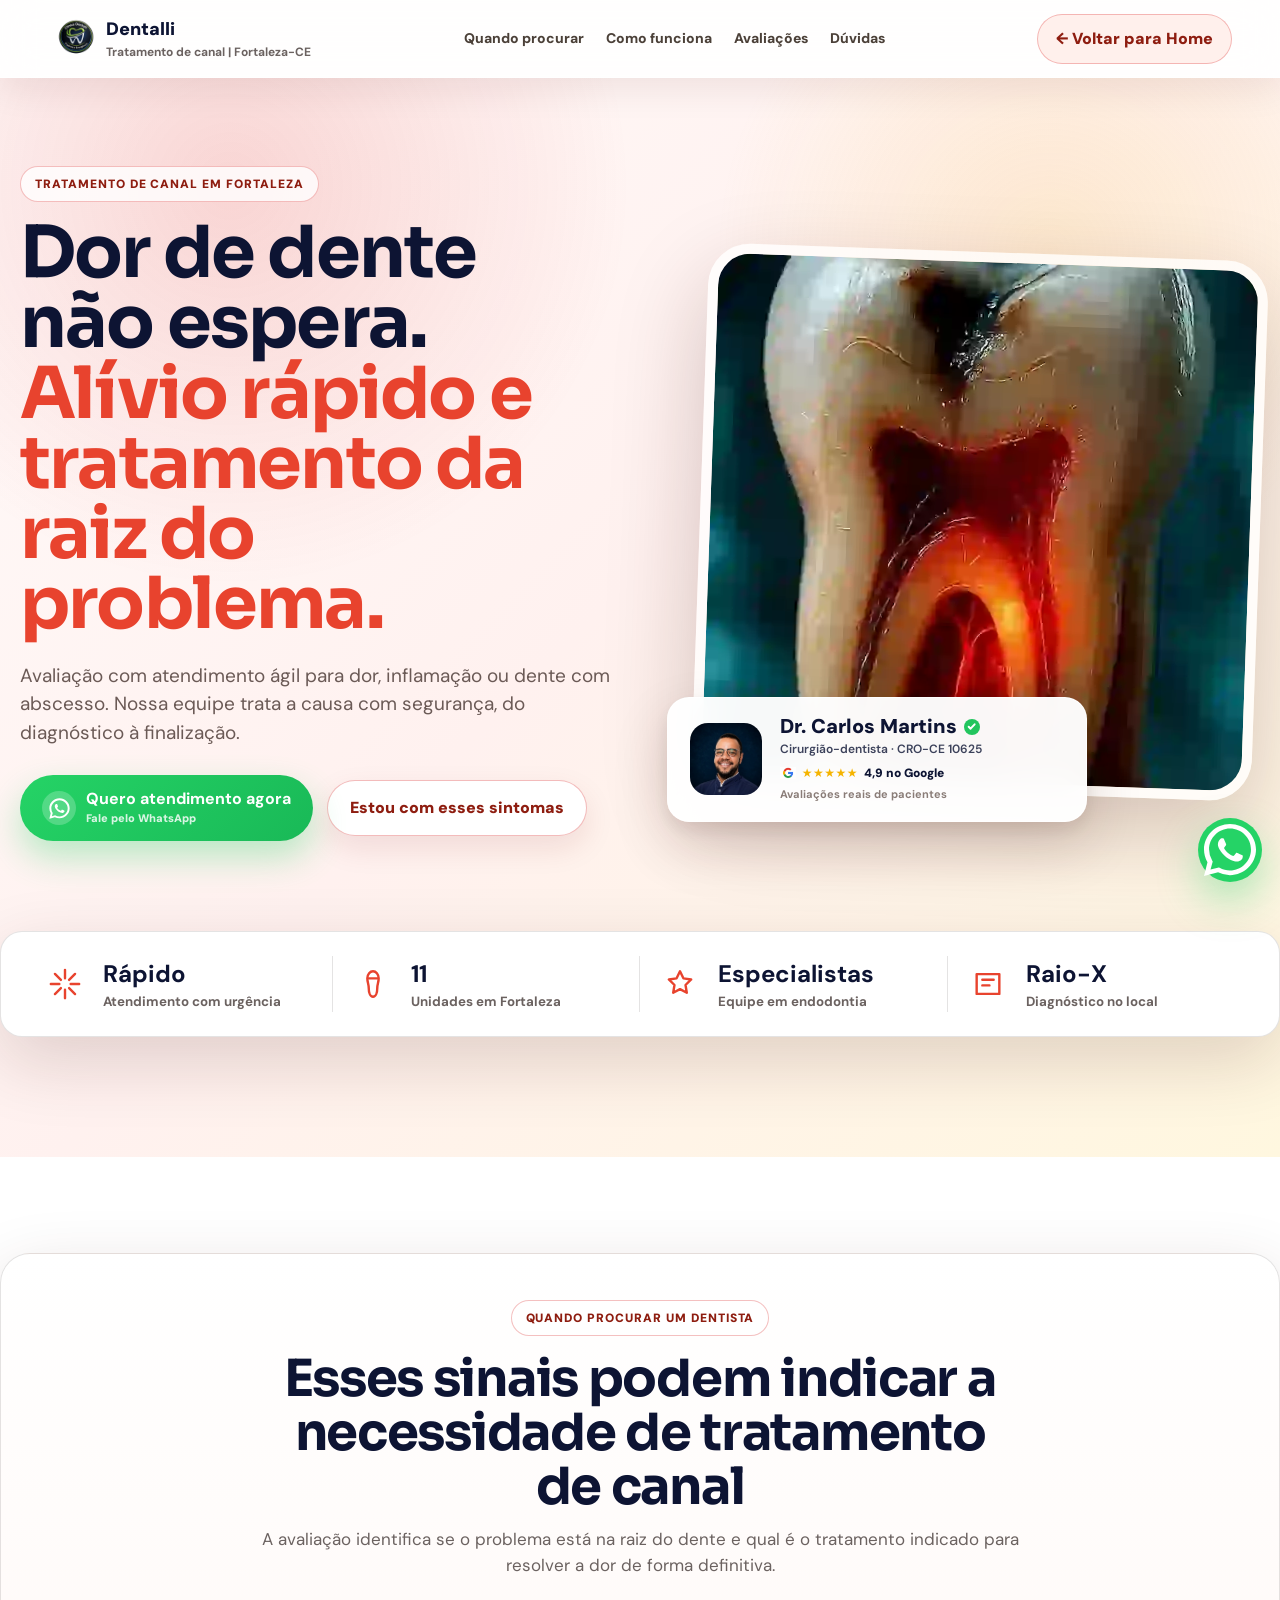
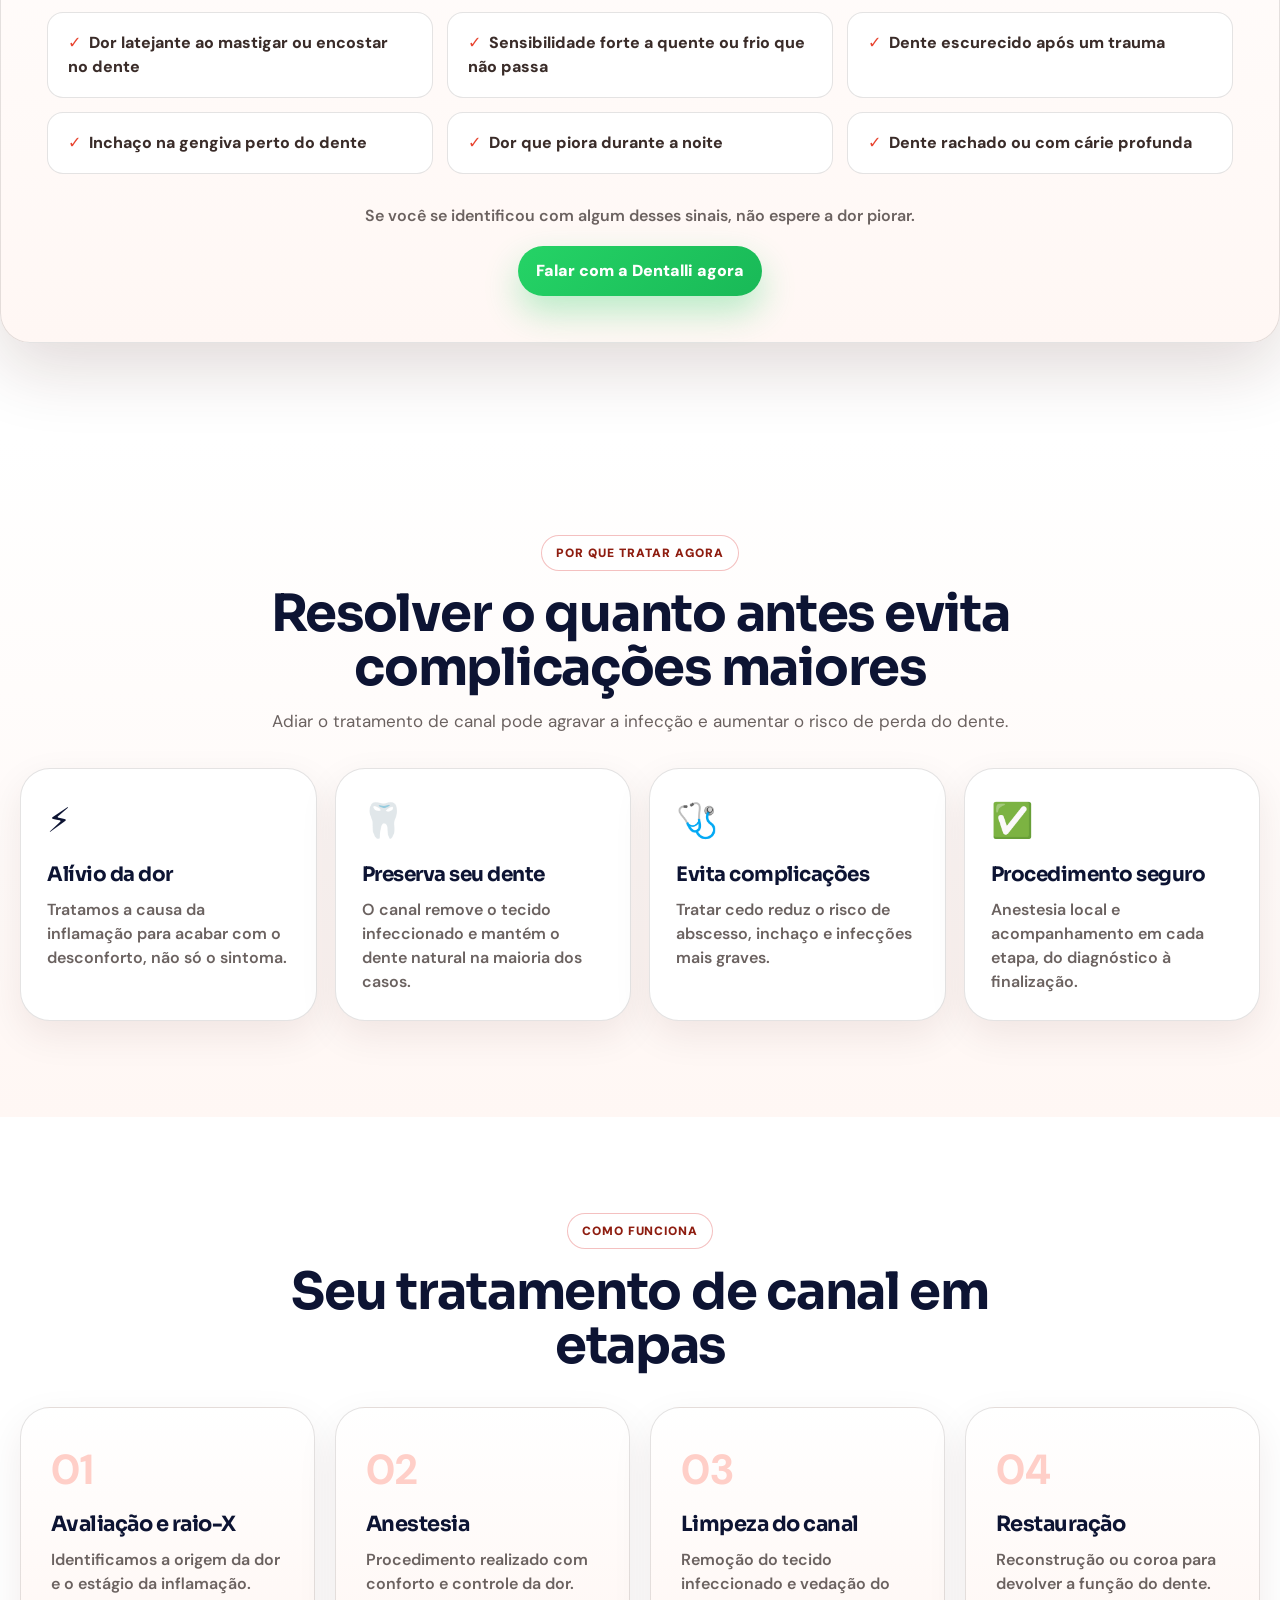
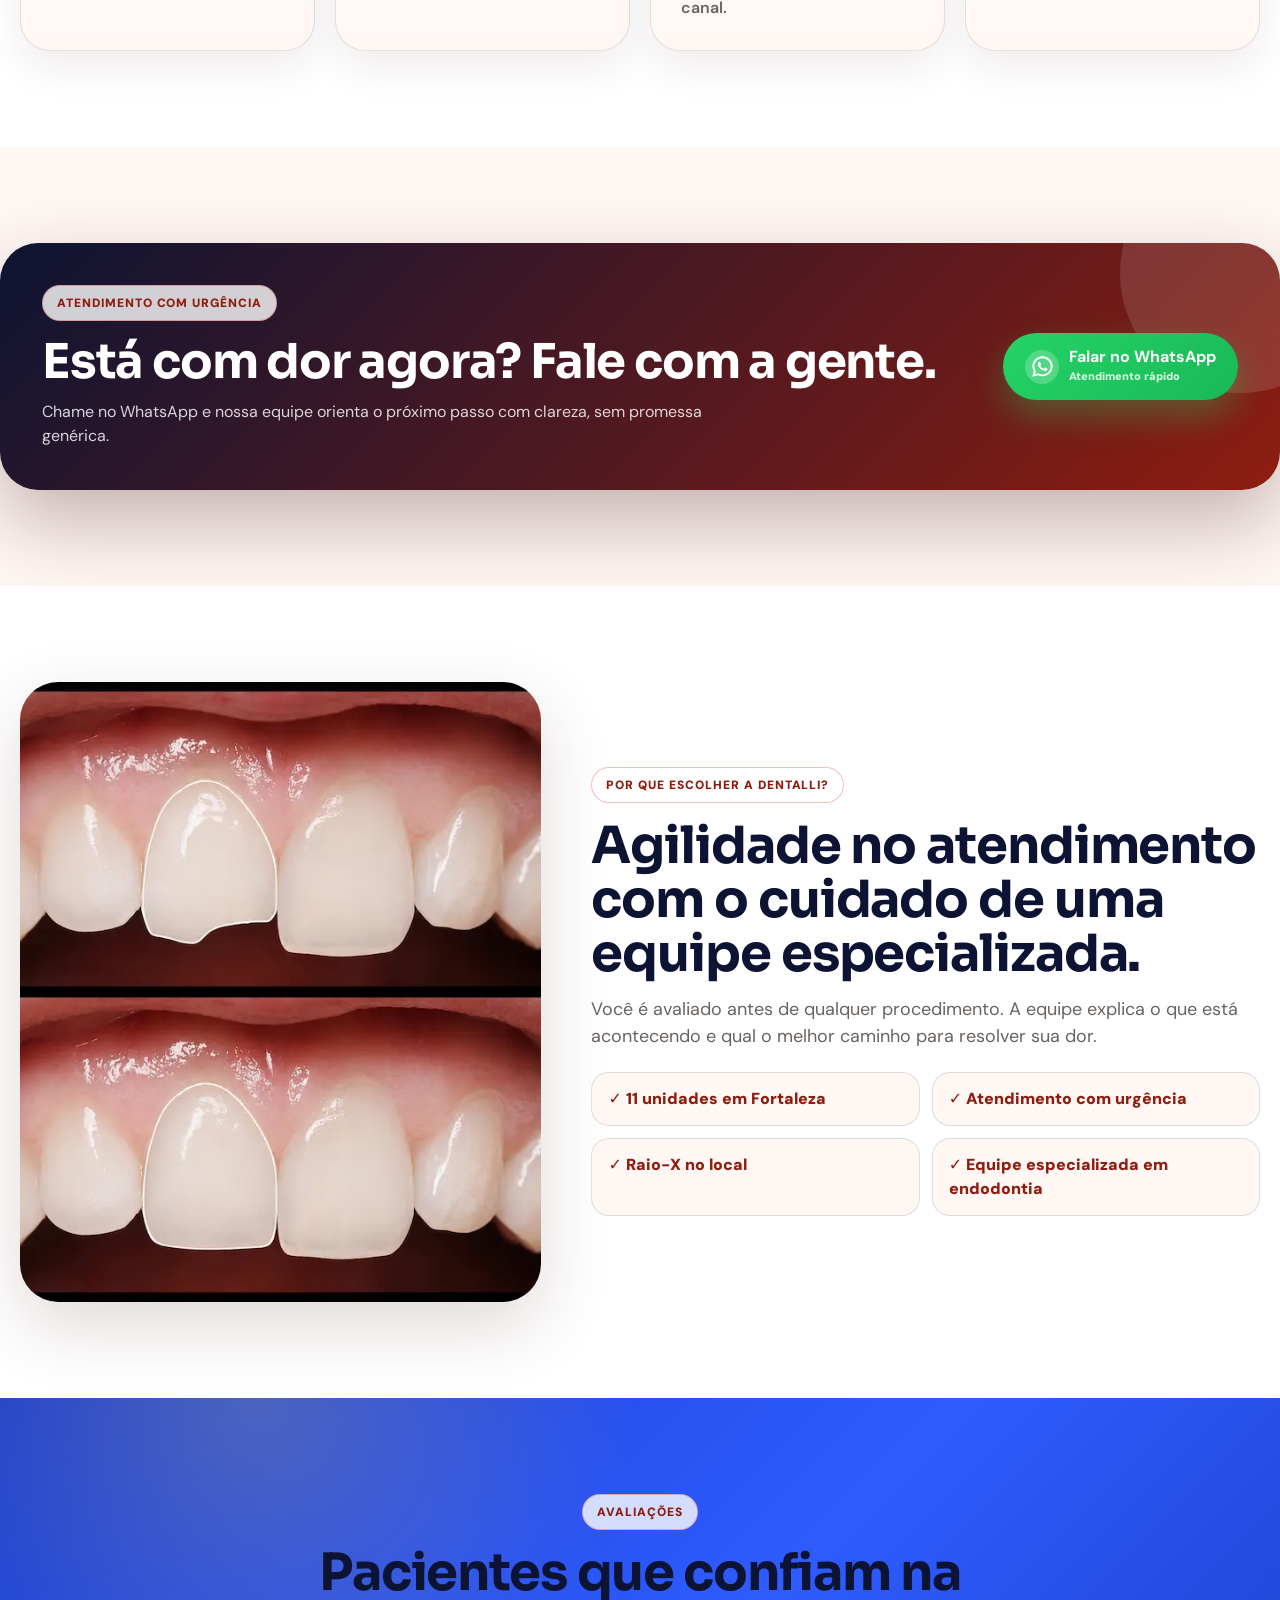
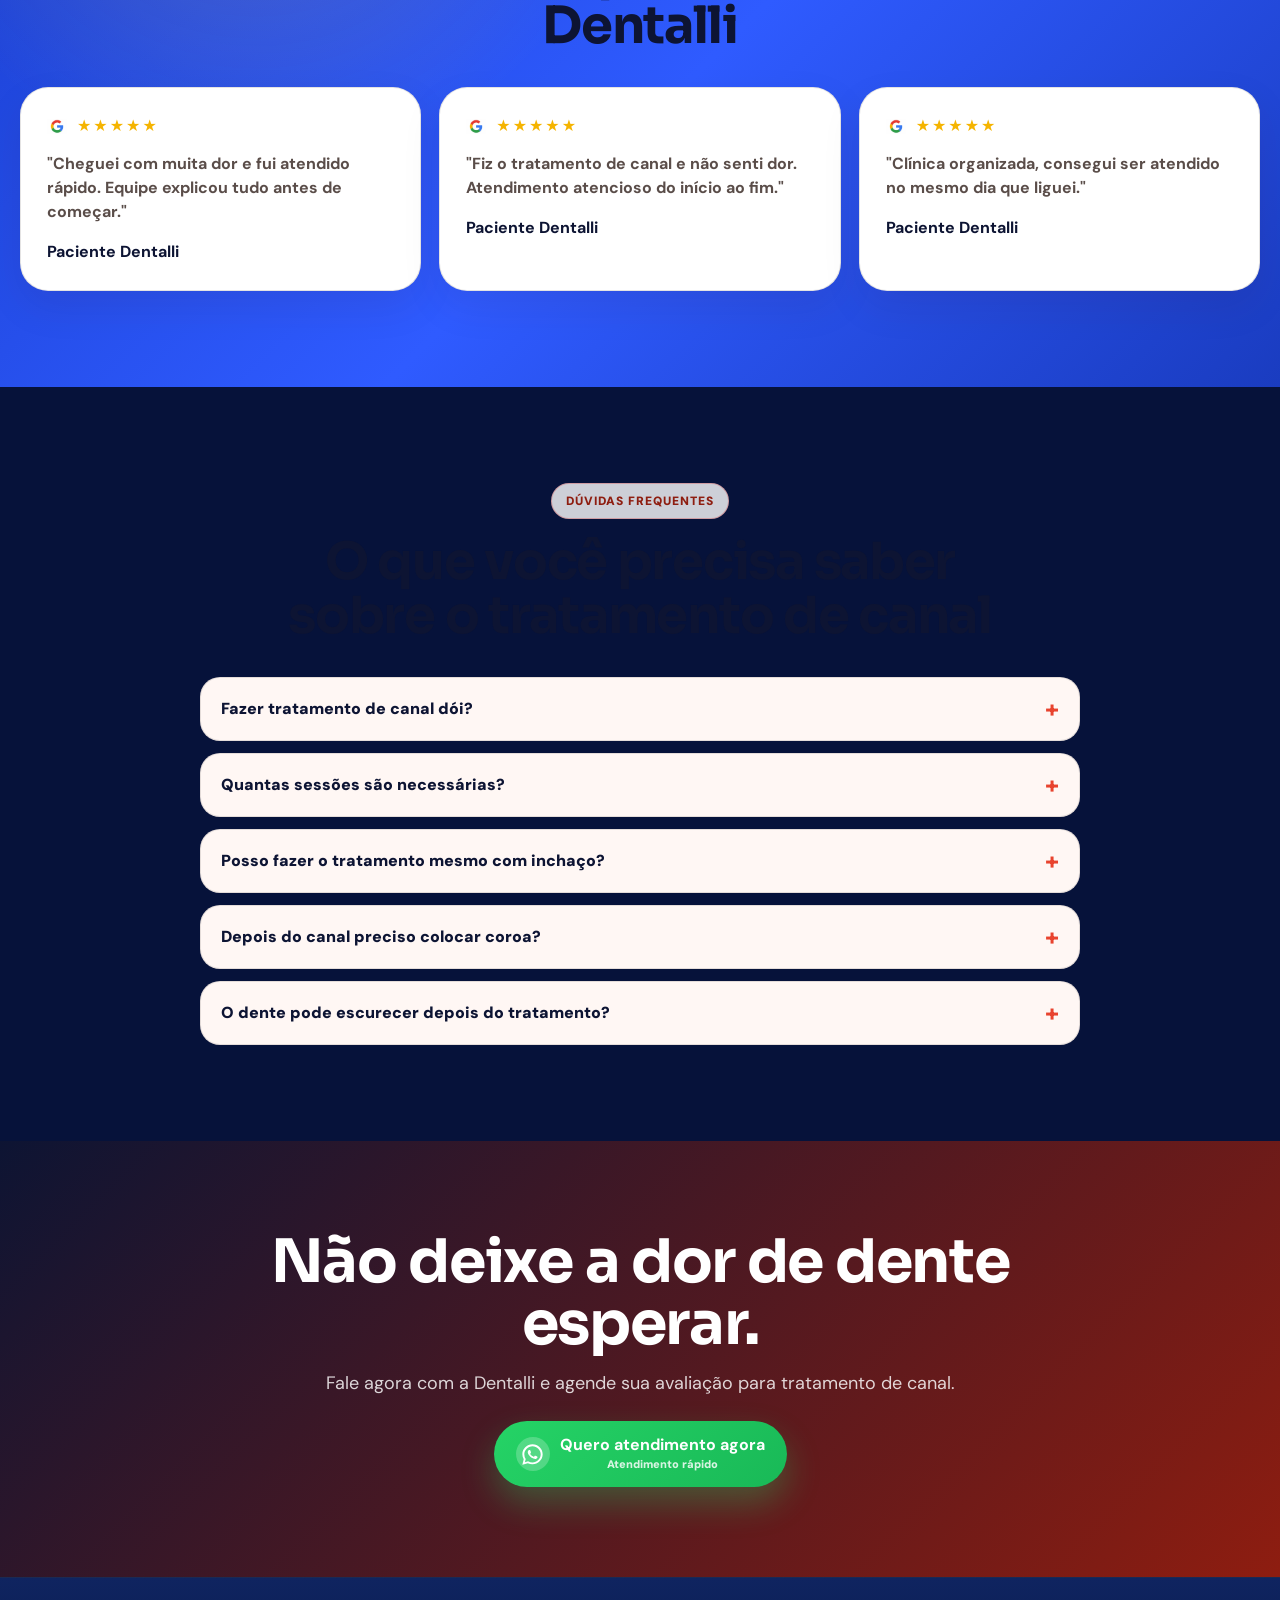
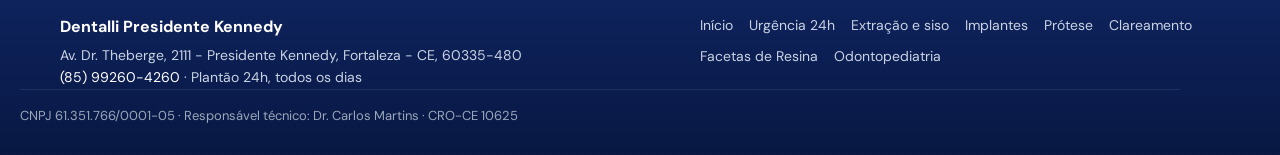
<file: canal/index.html>
<!doctype html>
<html lang="pt-BR">

<head>
  <!-- Google Tag Manager -->
  <script>(function(w,d,s,l,i){w[l]=w[l]||[];w[l].push({'gtm.start':
  new Date().getTime(),event:'gtm.js'});var f=d.getElementsByTagName(s)[0],
  j=d.createElement(s),dl=l!='dataLayer'?'&l='+l:'';j.async=true;j.src=
  'https://www.googletagmanager.com/gtm.js?id='+i+dl;f.parentNode.insertBefore(j,f);
  })(window,document,'script','dataLayer','GTM-T4L43JB3');</script>
  <!-- End Google Tag Manager -->
  <meta charset="utf-8" />
  <meta name="viewport" content="width=device-width, initial-scale=1" />

  <title>Tratamento de Canal em Fortaleza | Alívio da Dor de Dente | Dentalli</title>

  <meta
    name="description"
    content="Tratamento de canal em Fortaleza com atendimento rápido para dor de dente. Avaliação, raio-X e endodontia com equipe especializada em 11 unidades."
  />

  <!-- SEO TÉCNICO -->
  <link rel="canonical" href="https://dentistasfortaleza.com/canal/" />
  <meta name="robots" content="index, follow, max-image-preview:large" />
  <meta name="author" content="Dentista Fortaleza" />
  <meta name="theme-color" content="#fff0ee" />

  <!-- OPEN GRAPH / WHATSAPP -->
  <meta property="og:type" content="website" />
  <meta property="og:locale" content="pt_BR" />
  <meta property="og:site_name" content="Dentista Fortaleza" />
  <meta property="og:title" content="Tratamento de Canal em Fortaleza | Dentalli" />
  <meta
    property="og:description"
    content="Dor de dente? Tratamento de canal com avaliação rápida, raio-X e equipe especializada em Fortaleza."
  />
  <meta property="og:url" content="https://dentistasfortaleza.com/canal/" />
  <meta property="og:image" content="https://dentistasfortaleza.com/canal/assets/img/canal.webp" />
  <meta property="og:image:alt" content="Tratamento de canal em Fortaleza - Dentalli" />

  <!-- TWITTER / X -->
  <meta name="twitter:card" content="summary_large_image" />
  <meta name="twitter:title" content="Tratamento de Canal em Fortaleza | Dentalli" />
  <meta
    name="twitter:description"
    content="Atendimento rápido para dor de dente. Tratamento de canal com equipe especializada em Fortaleza."
  />
  <meta name="twitter:image" content="https://dentistasfortaleza.com/canal/assets/img/canal.webp" />

  <!-- PERFORMANCE -->
  <link rel="stylesheet" href="./css/canal.css" />

  <!-- DADOS ESTRUTURADOS -->
  <script type="application/ld+json">
  {
    "@context": "https://schema.org",
    "@graph": [
      {
        "@type": "Dentist",
        "@id": "https://dentistasfortaleza.com/#dentalli",
        "name": "Dentalli Presidente Kennedy",
        "alternateName": "Clínica Dentalli",
        "url": "https://dentistasfortaleza.com/",
        "logo": {
          "@type": "ImageObject",
          "@id": "https://dentistasfortaleza.com/#logo",
          "url": "https://dentistasfortaleza.com/assets/img/logo-dentalli.webp",
          "contentUrl": "https://dentistasfortaleza.com/assets/img/logo-dentalli.webp",
          "caption": "Dentista Fortaleza - Clínica Dentalli"
        },
        "image": {
          "@type": "ImageObject",
          "@id": "https://dentistasfortaleza.com/canal/#imagem",
          "url": "https://dentistasfortaleza.com/canal/assets/img/canal.webp",
          "contentUrl": "https://dentistasfortaleza.com/canal/assets/img/canal.webp",
          "caption": "Tratamento de canal em Fortaleza - Dentalli"
        },
        "telephone": "+55 85 99260-4260",
        "priceRange": "R$",
        "areaServed": {
          "@type": "City",
          "name": "Fortaleza",
          "containedInPlace": {
            "@type": "State",
            "name": "Ceará"
          }
        },
        "address": {
          "@type": "PostalAddress",
          "streetAddress": "Av. Dr. Theberge, 2111",
          "addressLocality": "Fortaleza",
          "addressRegion": "CE",
          "postalCode": "60335-480",
          "addressCountry": "BR"
        },
        "contactPoint": {
          "@type": "ContactPoint",
          "telephone": "+55 85 99260-4260",
          "contactType": "Atendimento odontológico",
          "areaServed": "BR",
          "availableLanguage": "pt-BR"
        },
        "geo": {
          "@type": "GeoCoordinates",
          "latitude": -3.72780,
          "longitude": -38.57060
        },
        "openingHoursSpecification": [
          {
            "@type": "OpeningHoursSpecification",
            "dayOfWeek": [
              "Monday",
              "Tuesday",
              "Wednesday",
              "Thursday",
              "Friday",
              "Saturday",
              "Sunday"
            ],
            "opens": "00:00",
            "closes": "23:59"
          }
        ],
        "medicalSpecialty": [
          "Odontologia",
          "Endodontia"
        ],
        "knowsAbout": [
          "tratamento de canal em Fortaleza",
          "canal dentário",
          "endodontia em Fortaleza",
          "dor de dente",
          "dente inflamado",
          "urgência odontológica",
          "dente com abscesso",
          "sensibilidade dentária",
          "dente escurecido",
          "retratamento de canal"
        ],
        "sameAs": [
          "https://www.instagram.com/drcarlosgmartins/",
          "https://www.facebook.com/p/Clinica-Dentalli-Iguatemi-100095034321883/"
        ]
      },
      {
        "@type": "WebSite",
        "@id": "https://dentistasfortaleza.com/#website",
        "url": "https://dentistasfortaleza.com/",
        "name": "Dentista Fortaleza",
        "publisher": {
          "@id": "https://dentistasfortaleza.com/#dentalli"
        },
        "inLanguage": "pt-BR"
      },
      {
        "@type": "Service",
        "@id": "https://dentistasfortaleza.com/canal/#service",
        "name": "Tratamento de Canal em Fortaleza",
        "alternateName": [
          "Canal dentário",
          "Endodontia",
          "Retratamento de canal"
        ],
        "serviceType": "Endodontia",
        "url": "https://dentistasfortaleza.com/canal/",
        "description": "Tratamento de canal em Fortaleza com avaliação rápida para dor de dente, raio-X e equipe especializada em endodontia.",
        "provider": {
          "@id": "https://dentistasfortaleza.com/#dentalli"
        },
        "areaServed": {
          "@type": "City",
          "name": "Fortaleza",
          "containedInPlace": {
            "@type": "State",
            "name": "Ceará"
          }
        },
        "availableChannel": {
          "@type": "ServiceChannel",
          "serviceUrl": "https://dentistasfortaleza.com/canal/",
          "servicePhone": {
            "@type": "ContactPoint",
            "telephone": "+5585992604260",
            "contactType": "Agendamento de avaliação",
            "availableLanguage": "pt-BR"
          }
        }
      },
      {
        "@type": "WebPage",
        "@id": "https://dentistasfortaleza.com/canal/#webpage",
        "url": "https://dentistasfortaleza.com/canal/",
        "name": "Tratamento de Canal em Fortaleza | Alívio da Dor de Dente | Dentalli",
        "description": "Tratamento de canal em Fortaleza com atendimento rápido para dor de dente. Avaliação, raio-X e endodontia com equipe especializada.",
        "isPartOf": {
          "@id": "https://dentistasfortaleza.com/#website"
        },
        "about": {
          "@id": "https://dentistasfortaleza.com/canal/#service"
        },
        "mainEntity": {
          "@id": "https://dentistasfortaleza.com/canal/#service"
        },
        "publisher": {
          "@id": "https://dentistasfortaleza.com/#dentalli"
        },
        "breadcrumb": {
          "@id": "https://dentistasfortaleza.com/canal/#breadcrumb"
        },
        "primaryImageOfPage": {
          "@id": "https://dentistasfortaleza.com/canal/#imagem"
        },
        "inLanguage": "pt-BR"
      },
      {
        "@type": "BreadcrumbList",
        "@id": "https://dentistasfortaleza.com/canal/#breadcrumb",
        "itemListElement": [
          {
            "@type": "ListItem",
            "position": 1,
            "name": "Início",
            "item": "https://dentistasfortaleza.com/"
          },
          {
            "@type": "ListItem",
            "position": 2,
            "name": "Tratamento de Canal",
            "item": "https://dentistasfortaleza.com/canal/"
          }
        ]
      }
    ]
  }
</script>

  <link rel="stylesheet" href="../css/unidade.css" />

<!-- identidade visual -->
<link rel="preconnect" href="https://fonts.googleapis.com">
<link rel="preconnect" href="https://fonts.gstatic.com" crossorigin>
<link rel="stylesheet" href="https://fonts.googleapis.com/css2?family=Sora:wght@600;700;800&amp;family=DM+Sans:wght@400;500;600;700&amp;display=swap">
<link rel="stylesheet" href="/css/identidade.css?v=2">
</head>

<body>
  <!-- Google Tag Manager (noscript) -->
  <noscript><iframe src="https://www.googletagmanager.com/ns.html?id=GTM-T4L43JB3"
  height="0" width="0" style="display:none;visibility:hidden"></iframe></noscript>
  <!-- End Google Tag Manager (noscript) -->

  <a class="skip" href="#conteudo">Pular para o conteúdo</a>

  <header class="topShell" id="topo">
    <a class="brandMark" href="../index.html" aria-label="Voltar para o site da Dentalli">
      <img src="./assets/img/logo-dentalli.webp" alt="Dentista Fortaleza" />
      <span><strong>Dentalli</strong><small>Tratamento de canal | Fortaleza-CE</small></span>
    </a>
    <nav class="navDesk" aria-label="Navegação">
      <a href="#sintomas">Quando procurar</a><a href="#como-funciona">Como funciona</a><a href="#depoimentos">Avaliações</a><a href="#duvidas">Dúvidas</a>
    </nav>
    <a class="backSite" href="../index.html">← Voltar para Home</a>
  </header>

  <main id="conteudo">
    <section class="hero">
      <div class="container heroGrid">
        <div class="heroCopy reveal">
          <p class="eyebrow">Tratamento de canal em Fortaleza</p>
          <h1>Dor de dente não espera. <span>Alívio rápido e tratamento da raiz do problema.</span></h1>
          <p class="lead">Avaliação com atendimento ágil para dor, inflamação ou dente com abscesso. Nossa equipe trata a causa com segurança, do diagnóstico à finalização.</p>
          <div class="heroActions">
            <a class="btn btnWa btnShine" data-whatsapp data-wa-context="wppHeroCanal">
              <span class="whatsMini" aria-hidden="true">
                <svg viewBox="0 0 32 32" fill="none">
                  <path fill="white" d="M16 3C8.82 3 3 8.73 3 15.8c0 2.25.6 4.45 1.74 6.38L3 29l7.02-1.82A13.1 13.1 0 0 0 16 28.6c7.18 0 13-5.73 13-12.8C29 8.73 23.18 3 16 3Zm0 23.3c-1.83 0-3.63-.48-5.2-1.39l-.37-.21-4.16 1.08 1.1-4.02-.24-.39a10.6 10.6 0 0 1-1.6-5.57c0-5.8 4.72-10.52 10.47-10.52 5.78 0 10.48 4.72 10.48 10.52S21.78 26.3 16 26.3Zm5.75-7.86c-.31-.16-1.82-.9-2.1-1-.28-.1-.48-.16-.68.16-.2.31-.79 1-.97 1.2-.18.2-.36.23-.67.08-.31-.16-1.3-.48-2.48-1.53-.92-.82-1.54-1.84-1.72-2.15-.18-.31-.02-.48.14-.63.14-.14.31-.36.46-.54.15-.18.2-.31.31-.52.1-.21.05-.39-.03-.55-.08-.16-.68-1.64-.93-2.25-.25-.6-.5-.52-.68-.53h-.58c-.2 0-.52.08-.8.39-.28.31-1.07 1.05-1.07 2.57s1.1 2.98 1.25 3.19c.15.21 2.15 3.3 5.22 4.62.73.32 1.3.5 1.74.64.74.23 1.41.2 1.94.12.59-.09 1.82-.74 2.08-1.46.26-.72.26-1.34.18-1.46-.08-.12-.28-.2-.59-.36Z" />
                </svg>
              </span>
              <span><b>Quero atendimento agora</b><small>Fale pelo WhatsApp</small></span>
            </a>
            <a class="btn btnSoft" href="#sintomas">Estou com esses sintomas</a>
          </div>
        </div>

        <div class="heroVisual reveal">
          <div class="heroPhoto main"><img src="./assets/img/canal.webp" alt="Tratamento de canal odontológico"></div>
          <div class="doctorFloat">
            <img src="./assets/img/dentista-rosto.webp" alt="Dr. Carlos Martins">
            <div class="doctorInfo">
              <div class="doctorName">
                <strong>Dr. Carlos Martins</strong>
                <span class="doctorCheck" aria-label="Verificado">
                  <svg viewBox="0 0 24 24" aria-hidden="true"><path d="M7.5 12.5l3 3L17 8.5"></path></svg>
                </span>
              </div>
              <small class="doctorCro">Cirurgião-dentista · CRO-CE 10625</small>
              <div class="doctorRating">
                <img src="./assets/img/google-logo.webp" alt="Google">
                <span class="stars">★★★★★</span>
                <b>4,9 no Google</b>
              </div>
              <em>Avaliações reais de pacientes</em>
            </div>
          </div>
        </div>
      </div>

      <div class="container trustBar reveal" aria-label="Diferenciais da Dentalli">
        <div>
          <span class="lineIcon" aria-hidden="true"><svg viewBox="0 0 24 24"><path d="M12 2v6M12 16v6M4.9 4.9l4.2 4.2M14.9 14.9l4.2 4.2M2 12h6M16 12h6M4.9 19.1l4.2-4.2M14.9 9.1l4.2-4.2" /></svg></span>
          <strong>Rápido</strong>
          <small>Atendimento com urgência</small>
        </div>
        <div>
          <span class="lineIcon" aria-hidden="true"><svg viewBox="0 0 24 24"><path d="M12 3c-2 0-4 2-4 5s1 4 1 7c0 3 1 6 3 6s3-3 3-6c0-3 1-4 1-7s-2-5-4-5Z" /><path d="M9 8h6" /></svg></span>
          <strong>11</strong>
          <small>Unidades em Fortaleza</small>
        </div>
        <div>
          <span class="lineIcon" aria-hidden="true"><svg viewBox="0 0 24 24"><path d="m12 3 2.4 5 5.5.8-4 3.9.9 5.5-4.8-2.6-4.8 2.6.9-5.5-4-3.9 5.5-.8L12 3Z" /></svg></span>
          <strong>Especialistas</strong>
          <small>Equipe em endodontia</small>
        </div>
        <div>
          <span class="lineIcon" aria-hidden="true"><svg viewBox="0 0 24 24"><path d="M4 5h16v14H4zM8 9h8M8 13h5" /></svg></span>
          <strong>Raio-X</strong>
          <small>Diagnóstico no local</small>
        </div>
      </div>
    </section>

    <section class="sectionPad indications" id="sintomas">
      <div class="container indicationsBox reveal">
        <div class="sectionHead center">
          <span class="kicker">Quando procurar um dentista</span>
          <h2>Esses sinais podem indicar a necessidade de tratamento de canal</h2>
          <p>A avaliação identifica se o problema está na raiz do dente e qual é o tratamento indicado para resolver a dor de forma definitiva.</p>
        </div>
        <div class="indicationGrid">
          <div>Dor latejante ao mastigar ou encostar no dente</div>
          <div>Sensibilidade forte a quente ou frio que não passa</div>
          <div>Dente escurecido após um trauma</div>
          <div>Inchaço na gengiva perto do dente</div>
          <div>Dor que piora durante a noite</div>
          <div>Dente rachado ou com cárie profunda</div>
        </div>
        <div class="indicationCta">
          <p>Se você se identificou com algum desses sinais, não espere a dor piorar.</p>
          <a class="btn btnWa btnSlim" data-whatsapp data-wa-context="wppCtaMeioCanal">Falar com a Dentalli agora</a>
        </div>
      </div>
    </section>

    <section class="sectionPad benefits">
      <div class="container">
        <div class="sectionHead center reveal">
          <span class="kicker">Por que tratar agora</span>
          <h2>Resolver o quanto antes evita complicações maiores</h2>
          <p>Adiar o tratamento de canal pode agravar a infecção e aumentar o risco de perda do dente.</p>
        </div>
        <div class="benefitGrid">
          <article class="benefitCard reveal"><span>⚡</span>
            <h3>Alívio da dor</h3>
            <p>Tratamos a causa da inflamação para acabar com o desconforto, não só o sintoma.</p>
          </article>
          <article class="benefitCard reveal"><span>🦷</span>
            <h3>Preserva seu dente</h3>
            <p>O canal remove o tecido infeccionado e mantém o dente natural na maioria dos casos.</p>
          </article>
          <article class="benefitCard reveal"><span>🩺</span>
            <h3>Evita complicações</h3>
            <p>Tratar cedo reduz o risco de abscesso, inchaço e infecções mais graves.</p>
          </article>
          <article class="benefitCard reveal"><span>✅</span>
            <h3>Procedimento seguro</h3>
            <p>Anestesia local e acompanhamento em cada etapa, do diagnóstico à finalização.</p>
          </article>
        </div>
      </div>
    </section>

    <section class="sectionPad steps" id="como-funciona">
      <div class="container">
        <div class="sectionHead center reveal">
          <span class="kicker">Como funciona</span>
          <h2>Seu tratamento de canal em etapas</h2>
        </div>
        <div class="stepGrid">
          <article class="step reveal"><b>01</b>
            <h3>Avaliação e raio-X</h3>
            <p>Identificamos a origem da dor e o estágio da inflamação.</p>
          </article>
          <article class="step reveal"><b>02</b>
            <h3>Anestesia</h3>
            <p>Procedimento realizado com conforto e controle da dor.</p>
          </article>
          <article class="step reveal"><b>03</b>
            <h3>Limpeza do canal</h3>
            <p>Remoção do tecido infeccionado e vedação do canal.</p>
          </article>
          <article class="step reveal"><b>04</b>
            <h3>Restauração</h3>
            <p>Reconstrução ou coroa para devolver a função do dente.</p>
          </article>
        </div>
      </div>
    </section>

    <section class="sectionPad offer">
      <div class="container offerBox reveal">
        <div>
          <span class="kicker">Atendimento com urgência</span>
          <h2>Está com dor agora? Fale com a gente.</h2>
          <p>Chame no WhatsApp e nossa equipe orienta o próximo passo com clareza, sem promessa genérica.</p>
        </div>
        <a class="btn btnWa btnShine" data-whatsapp data-wa-context="wppOfertaCanal">
          <span class="whatsMini" aria-hidden="true">
            <svg viewBox="0 0 32 32" fill="none">
              <path fill="white" d="M16 3C8.82 3 3 8.73 3 15.8c0 2.25.6 4.45 1.74 6.38L3 29l7.02-1.82A13.1 13.1 0 0 0 16 28.6c7.18 0 13-5.73 13-12.8C29 8.73 23.18 3 16 3Zm0 23.3c-1.83 0-3.63-.48-5.2-1.39l-.37-.21-4.16 1.08 1.1-4.02-.24-.39a10.6 10.6 0 0 1-1.6-5.57c0-5.8 4.72-10.52 10.47-10.52 5.78 0 10.48 4.72 10.48 10.52S21.78 26.3 16 26.3Zm5.75-7.86c-.31-.16-1.82-.9-2.1-1-.28-.1-.48-.16-.68.16-.2.31-.79 1-.97 1.2-.18.2-.36.23-.67.08-.31-.16-1.3-.48-2.48-1.53-.92-.82-1.54-1.84-1.72-2.15-.18-.31-.02-.48.14-.63.14-.14.31-.36.46-.54.15-.18.2-.31.31-.52.1-.21.05-.39-.03-.55-.08-.16-.68-1.64-.93-2.25-.25-.6-.5-.52-.68-.53h-.58c-.2 0-.52.08-.8.39-.28.31-1.07 1.05-1.07 2.57s1.1 2.98 1.25 3.19c.15.21 2.15 3.3 5.22 4.62.73.32 1.3.5 1.74.64.74.23 1.41.2 1.94.12.59-.09 1.82-.74 2.08-1.46.26-.72.26-1.34.18-1.46-.08-.12-.28-.2-.59-.36Z" />
            </svg>
          </span>
          <span><b>Falar no WhatsApp</b><small>Atendimento rápido</small></span>
        </a>
      </div>
    </section>

    <section class="sectionPad why">
      <div class="container whyGrid">
        <div class="whyImg reveal"><img src="./assets/img/dentequebrado.webp" alt="Atendimento odontológico de urgência Dentalli"></div>
        <div class="whyCopy reveal">
          <span class="kicker">Por que escolher a Dentalli?</span>
          <h2>Agilidade no atendimento com o cuidado de uma equipe especializada.</h2>
          <p>Você é avaliado antes de qualquer procedimento. A equipe explica o que está acontecendo e qual o melhor caminho para resolver sua dor.</p>
          <div class="checkList">
            <span>✓ 11 unidades em Fortaleza</span>
            <span>✓ Atendimento com urgência</span>
            <span>✓ Raio-X no local</span>
            <span>✓ Equipe especializada em endodontia</span>
          </div>
        </div>
      </div>
    </section>

    <section class="sectionPad testimonials" id="depoimentos">
      <div class="container">
        <div class="sectionHead center reveal">
          <span class="kicker">Avaliações</span>
          <h2>Pacientes que confiam na Dentalli</h2>
        </div>
        <div class="reviewGrid">
          <article class="review reveal">
            <div><img src="./assets/img/google-logo.webp" alt="Google"><strong>★★★★★</strong></div>
            <p>"Cheguei com muita dor e fui atendido rápido. Equipe explicou tudo antes de começar."</p><b>Paciente Dentalli</b>
          </article>
          <article class="review reveal">
            <div><img src="./assets/img/google-logo.webp" alt="Google"><strong>★★★★★</strong></div>
            <p>"Fiz o tratamento de canal e não senti dor. Atendimento atencioso do início ao fim."</p><b>Paciente Dentalli</b>
          </article>
          <article class="review reveal">
            <div><img src="./assets/img/google-logo.webp" alt="Google"><strong>★★★★★</strong></div>
            <p>"Clínica organizada, consegui ser atendido no mesmo dia que liguei."</p><b>Paciente Dentalli</b>
          </article>
        </div>
      </div>
    </section>

    <section class="sectionPad faq" id="duvidas">
      <div class="container">
        <div class="sectionHead center reveal">
          <span class="kicker">Dúvidas frequentes</span>
          <h2>O que você precisa saber sobre o tratamento de canal</h2>
        </div>
        <div class="faqGrid reveal">
          <details>
            <summary>Fazer tratamento de canal dói?</summary>
            <p>O procedimento é feito com anestesia local. A maioria dos pacientes relata alívio da dor logo após o início do tratamento.</p>
          </details>
          <details>
            <summary>Quantas sessões são necessárias?</summary>
            <p>Depende da complexidade do caso. Muitos tratamentos são concluídos em uma ou duas sessões, definidas na avaliação.</p>
          </details>
          <details>
            <summary>Posso fazer o tratamento mesmo com inchaço?</summary>
            <p>Sim, a equipe avalia o quadro e pode indicar medicação antes de iniciar o canal, conforme a necessidade.</p>
          </details>
          <details>
            <summary>Depois do canal preciso colocar coroa?</summary>
            <p>Em muitos casos sim, para proteger o dente. A indicação depende do tamanho da estrutura remanescente.</p>
          </details>
          <details>
            <summary>O dente pode escurecer depois do tratamento?</summary>
            <p>Pode acontecer com o tempo. Quando isso ocorre, existem opções estéticas para tratar o escurecimento.</p>
          </details>
        </div>
      </div>
    </section>

    <section class="finalCta">
      <div class="container finalBox reveal">
        <h2>Não deixe a dor de dente esperar.</h2>
        <p>Fale agora com a Dentalli e agende sua avaliação para tratamento de canal.</p>
        <a class="btn btnWa btnShine" data-whatsapp data-wa-context="wppFinalCanal">
          <span class="whatsMini" aria-hidden="true">
            <svg viewBox="0 0 32 32" fill="none">
              <path fill="white" d="M16 3C8.82 3 3 8.73 3 15.8c0 2.25.6 4.45 1.74 6.38L3 29l7.02-1.82A13.1 13.1 0 0 0 16 28.6c7.18 0 13-5.73 13-12.8C29 8.73 23.18 3 16 3Zm0 23.3c-1.83 0-3.63-.48-5.2-1.39l-.37-.21-4.16 1.08 1.1-4.02-.24-.39a10.6 10.6 0 0 1-1.6-5.57c0-5.8 4.72-10.52 10.47-10.52 5.78 0 10.48 4.72 10.48 10.52S21.78 26.3 16 26.3Zm5.75-7.86c-.31-.16-1.82-.9-2.1-1-.28-.1-.48-.16-.68.16-.2.31-.79 1-.97 1.2-.18.2-.36.23-.67.08-.31-.16-1.3-.48-2.48-1.53-.92-.82-1.54-1.84-1.72-2.15-.18-.31-.02-.48.14-.63.14-.14.31-.36.46-.54.15-.18.2-.31.31-.52.1-.21.05-.39-.03-.55-.08-.16-.68-1.64-.93-2.25-.25-.6-.5-.52-.68-.53h-.58c-.2 0-.52.08-.8.39-.28.31-1.07 1.05-1.07 2.57s1.1 2.98 1.25 3.19c.15.21 2.15 3.3 5.22 4.62.73.32 1.3.5 1.74.64.74.23 1.41.2 1.94.12.59-.09 1.82-.74 2.08-1.46.26-.72.26-1.34.18-1.46-.08-.12-.28-.2-.59-.36Z" />
            </svg>
          </span>
          <span><b>Quero atendimento agora</b><small>Atendimento rápido</small></span>
        </a>
      </div>
    </section>
  </main>
  <!-- Rodapé da unidade -->
  <footer class="unitFooter">
    <div class="unitFooter__inner">
      <div>
        <strong>Dentalli Presidente Kennedy</strong>
        <p>Av. Dr. Theberge, 2111 - Presidente Kennedy, Fortaleza - CE, 60335-480</p>
        <p><a href="tel:+5585992604260" data-tel-link>(85) 99260-4260</a> · Plantão 24h, todos os dias</p>
      </div>
      <nav class="unitFooter__links" aria-label="Páginas do site">
        <a href="../">Início</a>
        <a href="../urgencia/">Urgência 24h</a>
        <a href="../extracao/">Extração e siso</a>
        <a href="../implantes/">Implantes</a>
        <a href="../protese/">Prótese</a>
        <a href="../clareamento/">Clareamento</a>
        <a href="../facetas/">Facetas de Resina</a>
        <a href="../pediatria/">Odontopediatria</a>
      </nav>
    </div>
    <p class="unitFooter__rt">CNPJ 61.351.766/0001-05 · Responsável técnico: Dr. Carlos Martins · CRO-CE 10625</p>
  </footer>


  <a class="waFloat" data-whatsapp data-wa-context="wppFlutuanteCanal" aria-label="Falar no WhatsApp">
    <svg viewBox="0 0 32 32" fill="none">
      <path fill="white" d="M16 3C8.82 3 3 8.73 3 15.8c0 2.25.6 4.45 1.74 6.38L3 29l7.02-1.82A13.1 13.1 0 0 0 16 28.6c7.18 0 13-5.73 13-12.8C29 8.73 23.18 3 16 3Zm0 23.3c-1.83 0-3.63-.48-5.2-1.39l-.37-.21-4.16 1.08 1.1-4.02-.24-.39a10.6 10.6 0 0 1-1.6-5.57c0-5.8 4.72-10.52 10.47-10.52 5.78 0 10.48 4.72 10.48 10.52S21.78 26.3 16 26.3Zm5.75-7.86c-.31-.16-1.82-.9-2.1-1-.28-.1-.48-.16-.68.16-.2.31-.79 1-.97 1.2-.18.2-.36.23-.67.08-.31-.16-1.3-.48-2.48-1.53-.92-.82-1.54-1.84-1.72-2.15-.18-.31-.02-.48.14-.63.14-.14.31-.36.46-.54.15-.18.2-.31.31-.52.1-.21.05-.39-.03-.55-.08-.16-.68-1.64-.93-2.25-.25-.6-.5-.52-.68-.53h-.58c-.2 0-.52.08-.8.39-.28.31-1.07 1.05-1.07 2.57s1.1 2.98 1.25 3.19c.15.21 2.15 3.3 5.22 4.62.73.32 1.3.5 1.74.64.74.23 1.41.2 1.94.12.59-.09 1.82-.74 2.08-1.46.26-.72.26-1.34.18-1.46-.08-.12-.28-.2-.59-.36Z" />
    </svg>
  </a>

  <!-- POPUP DESATIVADO (contador, cupom e cortesia). Para reativar, descomente este bloco e a chamada no JS.
  <div class="promoOverlay" id="promoOverlay" aria-hidden="true">
    <div class="promoModal" role="dialog" aria-modal="true" aria-labelledby="promoTitle">
      <button class="promoClose" id="promoClose" aria-label="Fechar popup">×</button>

      <span class="promoKicker">🦷 Oferta exclusiva</span>

      <h2 id="promoTitle">Raio-X e avaliação de cortesia para o seu tratamento de canal</h2>

      <p>Agende seu tratamento de canal com a Dentalli e ganhe <strong>raio-X e avaliação sem custo</strong>. Libere seu cupom exclusivo abaixo.</p>

      <div class="promoTimer">
        Oferta expira em <strong id="promoTimer">05:00</strong>
      </div>

      <div class="promoGift" id="promoGift">
        <span>🔓</span>
        <strong>Liberar meu cupom</strong>
      </div>

      <div class="promoReveal" id="promoReveal" hidden>
        <small>Seu cupom exclusivo:</small>
        <strong id="promoCode">CANAL-00000</strong>

        <div class="promoOptions">
          <span>✅ Raio-X de cortesia</span>
          <span>✅ Avaliação sem custo</span>
        </div>

        <a class="promoWhatsapp" data-wa-context="popupCanal" id="popupCanal">
          Resgatar no WhatsApp e agendar!
        </a>
      </div>

      <button class="promoNo" id="promoNo">Não quero meu cupom</button>
    </div>
  </div>
  -->

  <script src="/js/whatsapp.js" defer></script>
  <script src="./js/canal.js" defer></script>
</body>

</html>
</file>
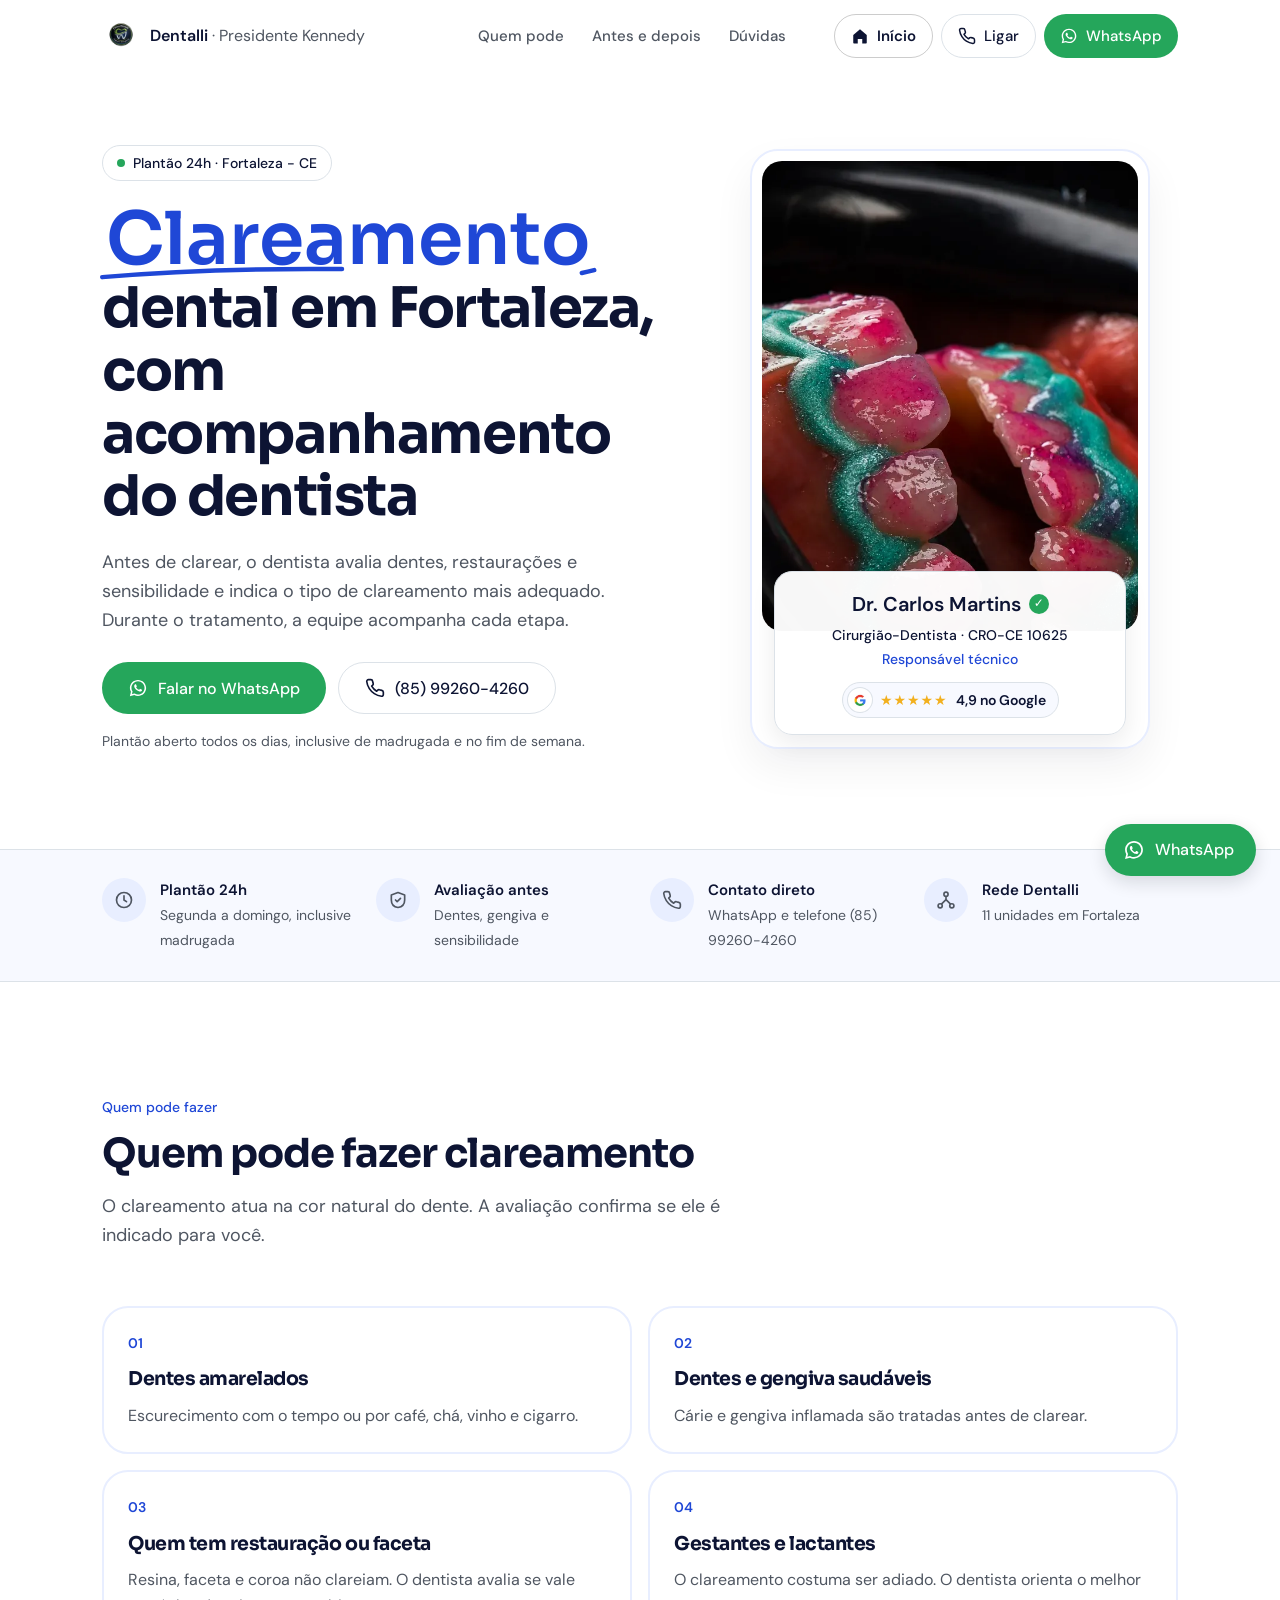
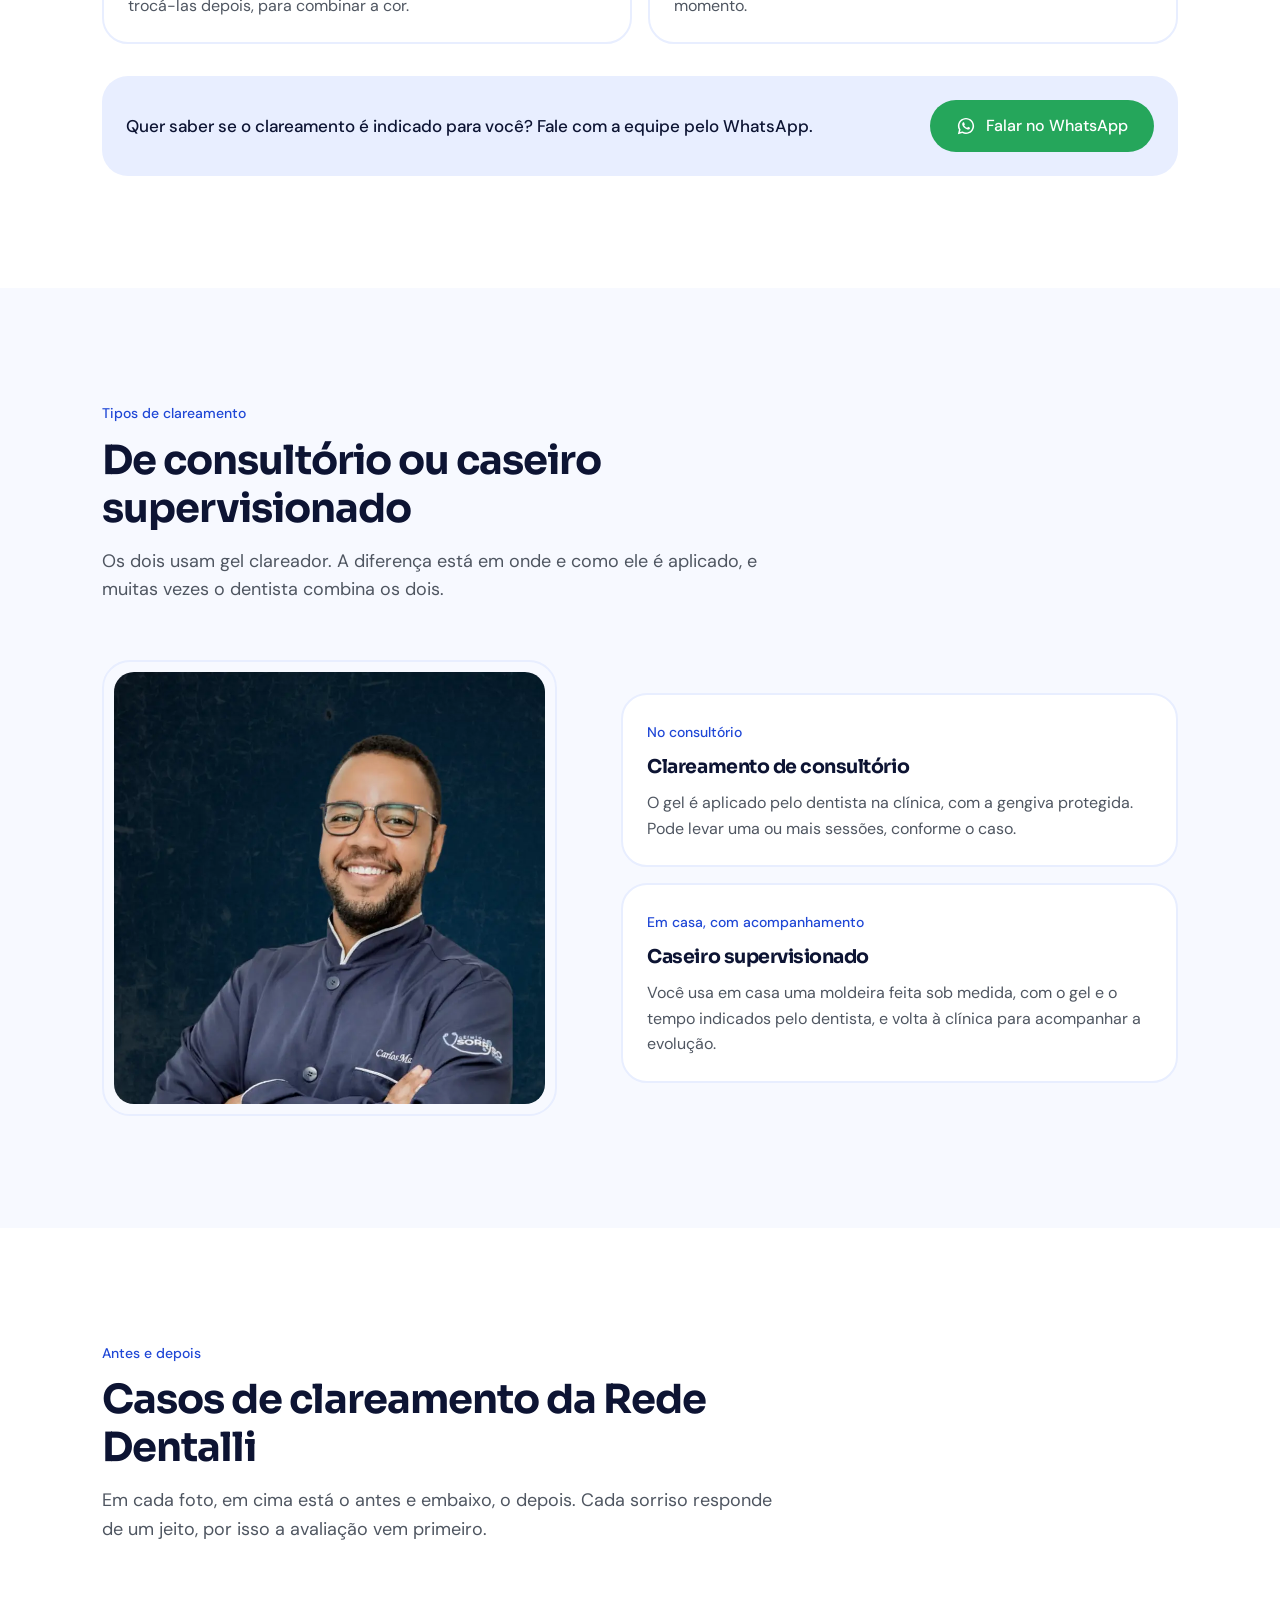
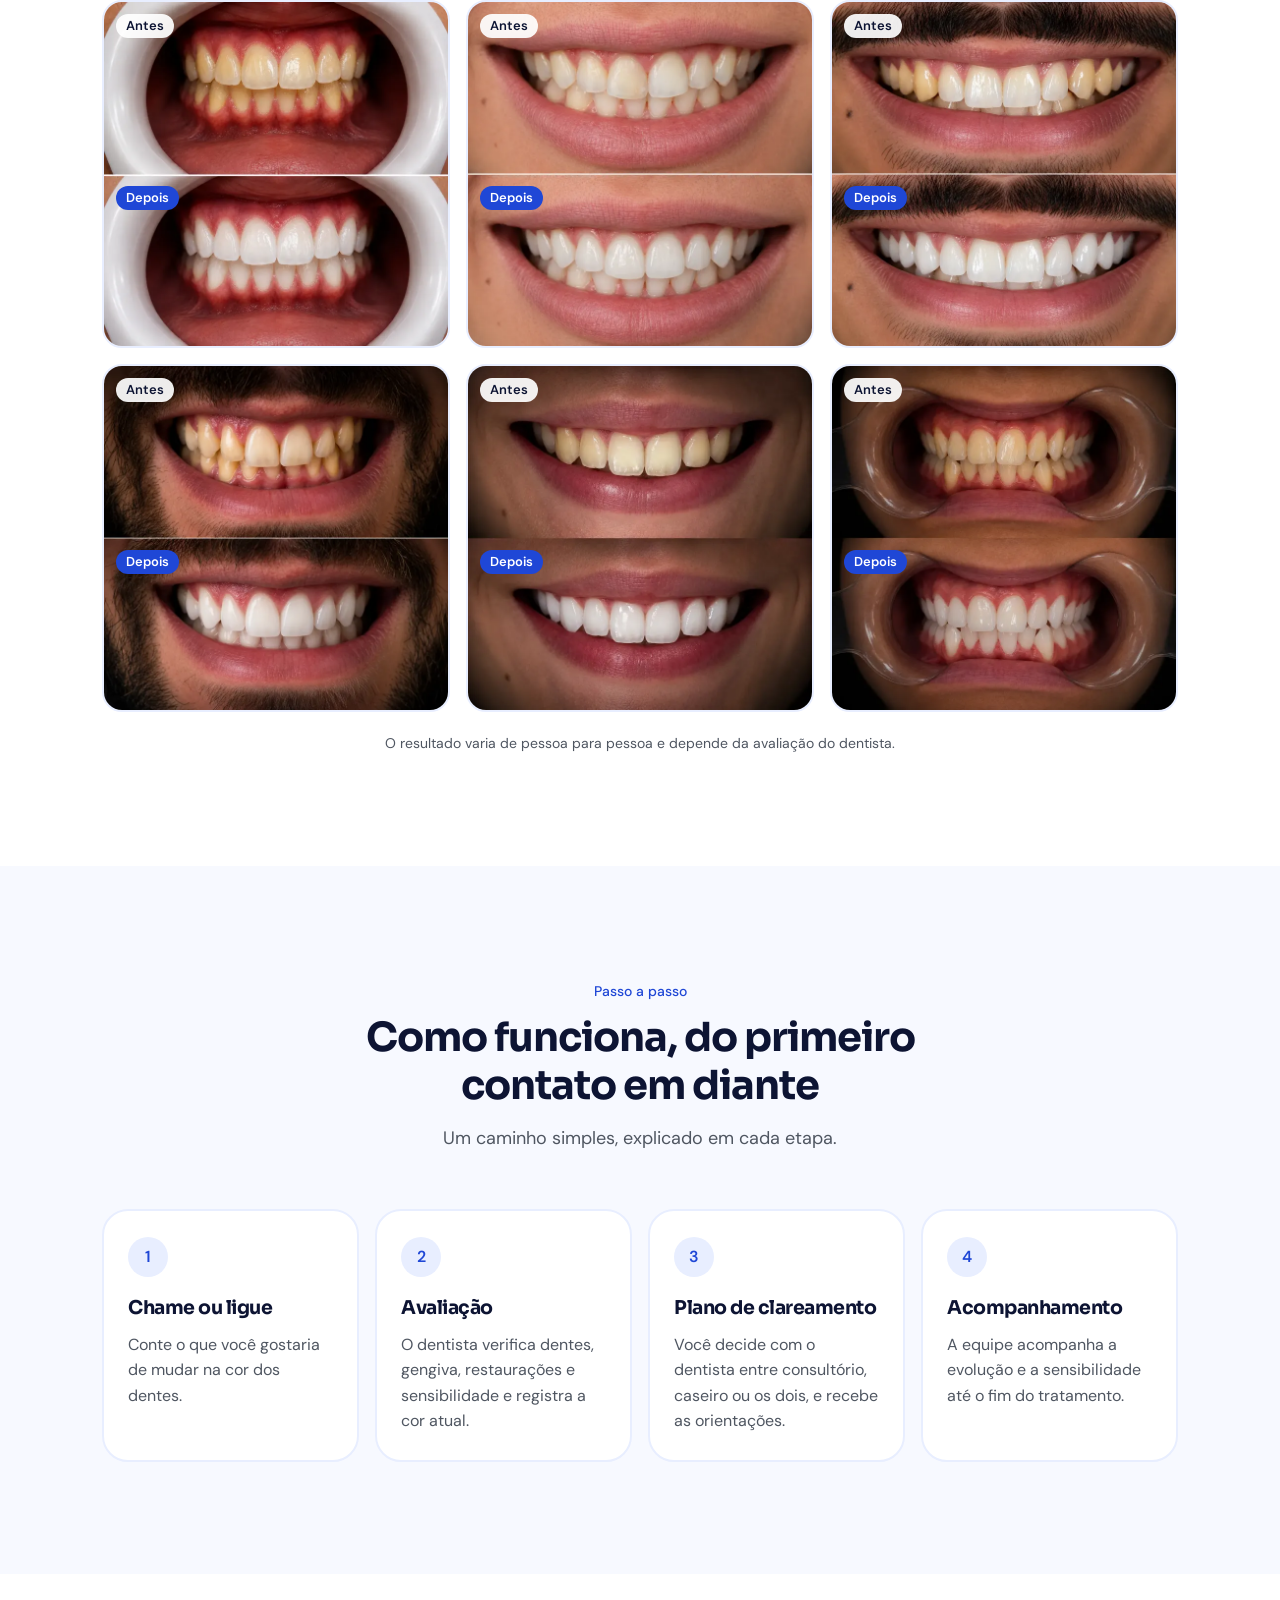
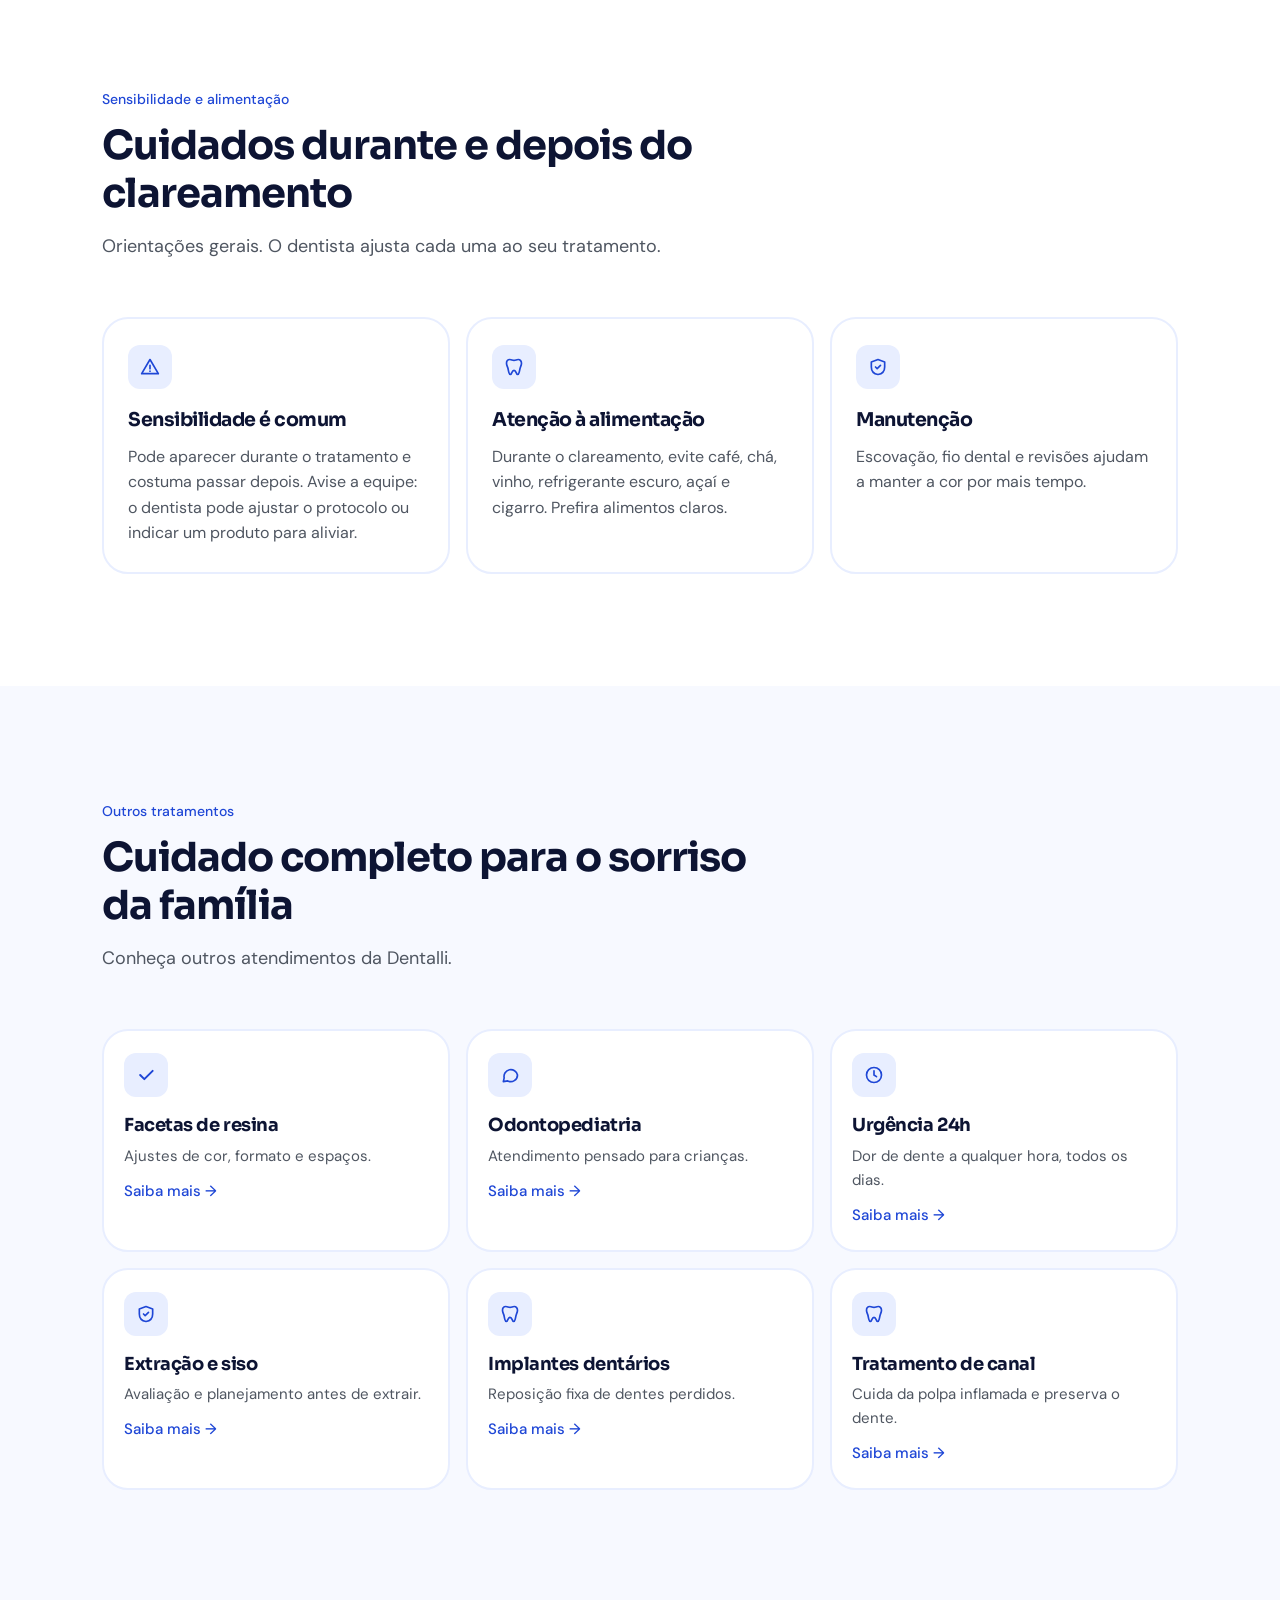
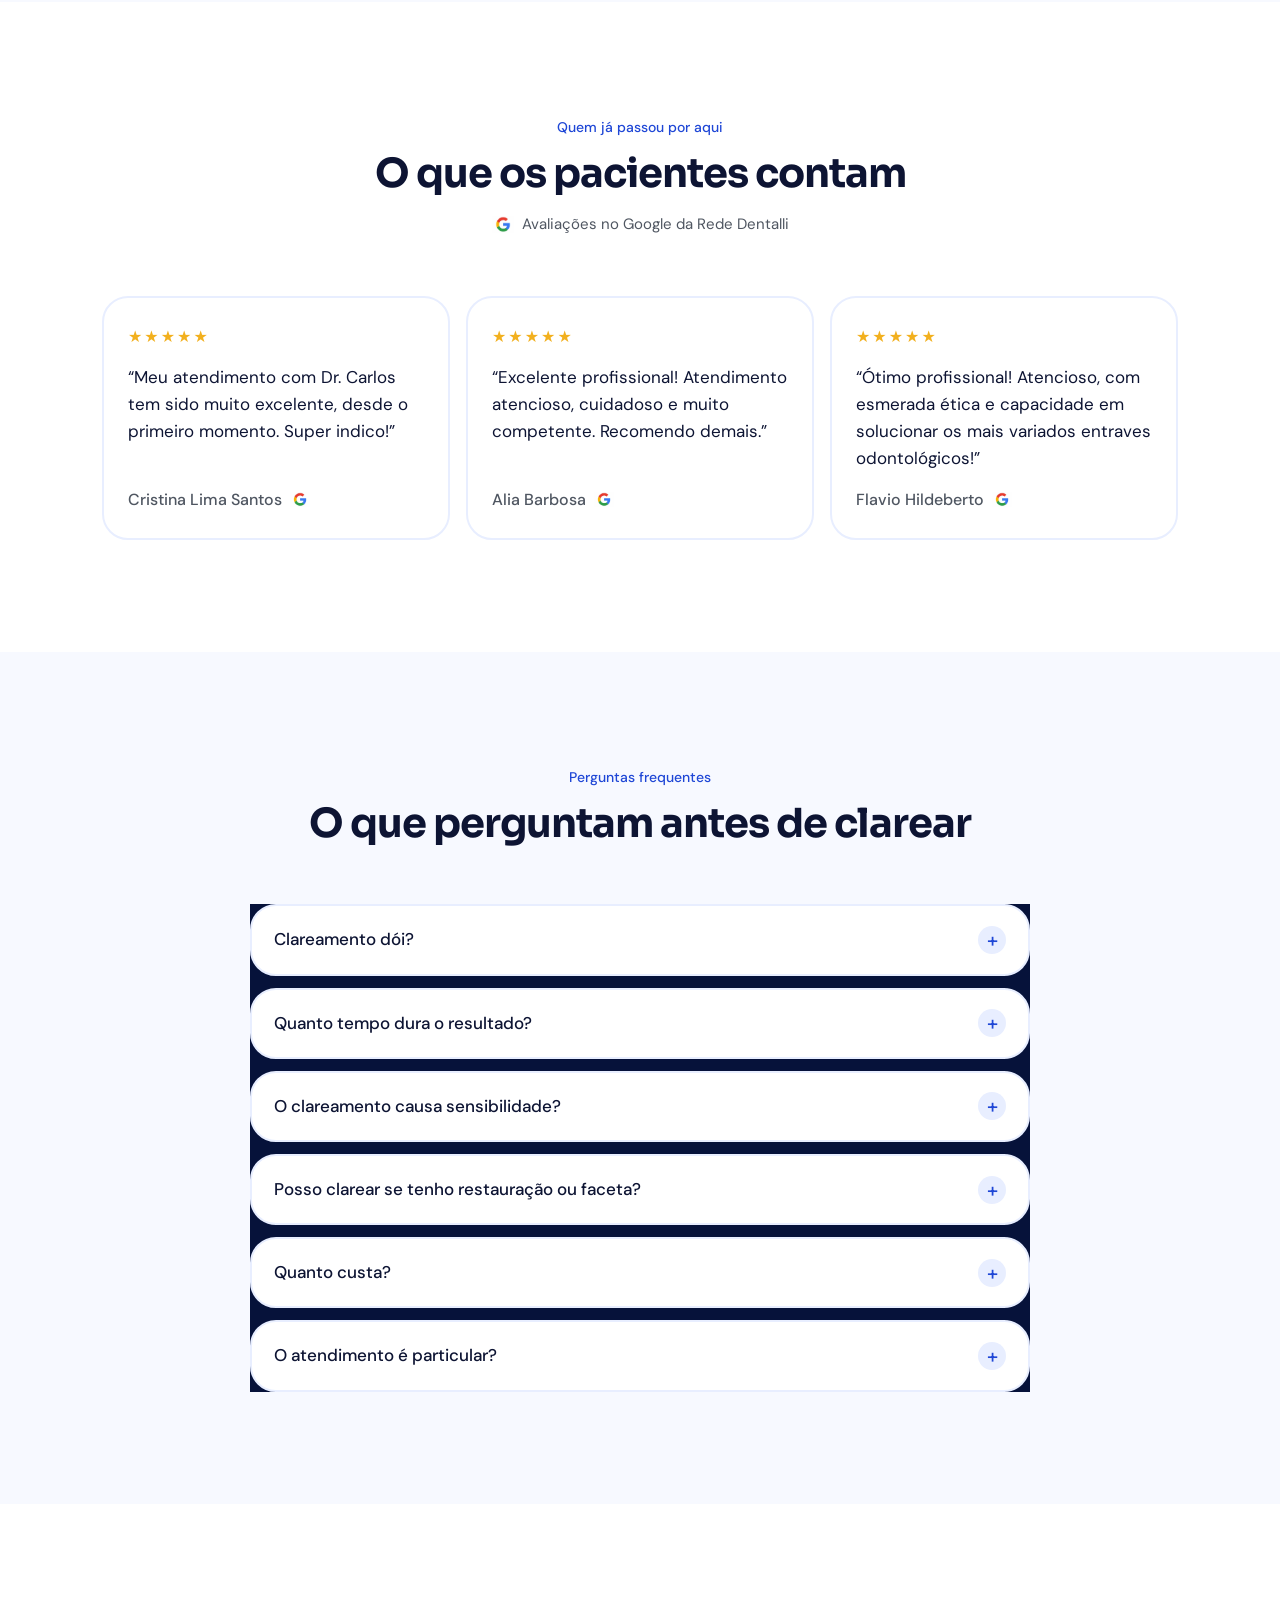
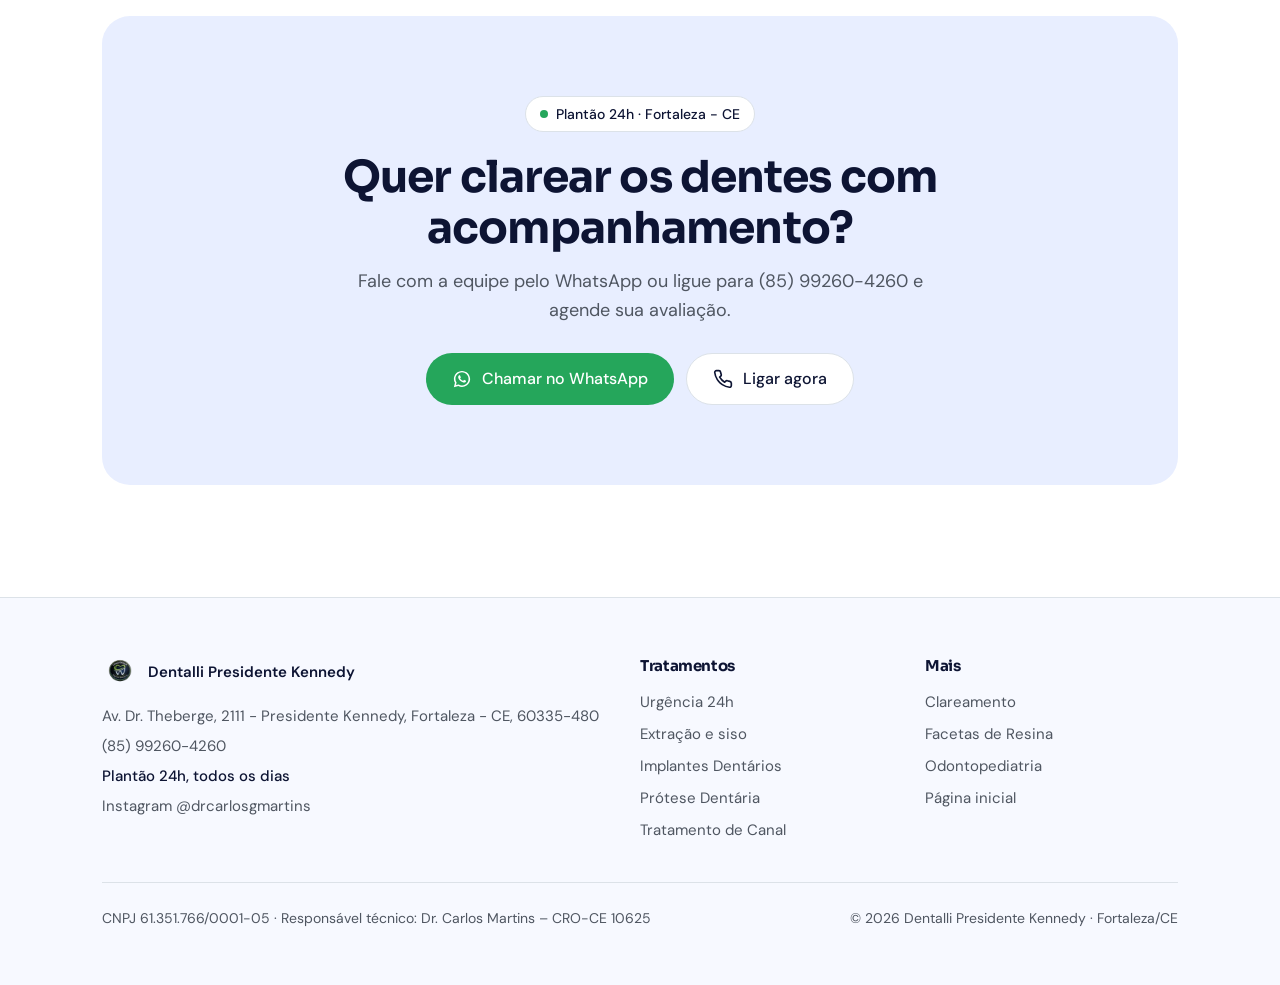
<file: clareamento/index.html>
<!doctype html>
<html lang="pt-BR">

<head>
  <meta charset="utf-8" />
  <meta name="viewport" content="width=device-width,initial-scale=1" />
  <title>Clareamento Dental em Fortaleza | Com Acompanhamento | Dentalli</title>
  <meta name="description"
    content="Clareamento dental na Dentalli, em Fortaleza: de consultório ou caseiro supervisionado, com avaliação e acompanhamento do dentista. Fale pelo WhatsApp." />

  <link rel="canonical" href="https://dentistasfortaleza.com/clareamento/" />
  <meta name="robots" content="index, follow, max-image-preview:large" />
  <meta name="author" content="Dentalli Presidente Kennedy" />
  <meta name="theme-color" content="#FFFFFF" />

  <meta property="og:type" content="website" />
  <meta property="og:locale" content="pt_BR" />
  <meta property="og:site_name" content="Dentalli Presidente Kennedy" />
  <meta property="og:title" content="Clareamento dental em Fortaleza | Dentalli" />
  <meta property="og:description"
    content="Clareamento dental na Dentalli, em Fortaleza: de consultório ou caseiro supervisionado, com avaliação e acompanhamento do dentista. Fale pelo WhatsApp." />
  <meta property="og:url" content="https://dentistasfortaleza.com/clareamento/" />
  <meta property="og:image" content="https://dentistasfortaleza.com/clareamento/assets/img/moldeira-clareamento.webp" />

  <meta name="twitter:card" content="summary_large_image" />
  <meta name="twitter:title" content="Clareamento dental em Fortaleza | Dentalli" />
  <meta name="twitter:description"
    content="Clareamento dental na Dentalli, em Fortaleza: de consultório ou caseiro supervisionado, com avaliação e acompanhamento do dentista. Fale pelo WhatsApp." />
  <meta name="twitter:image" content="https://dentistasfortaleza.com/clareamento/assets/img/moldeira-clareamento.webp" />

  <link rel="preconnect" href="https://fonts.googleapis.com" />
  <link rel="preconnect" href="https://fonts.gstatic.com" crossorigin />
  <link rel="stylesheet" href="https://fonts.googleapis.com/css2?family=Outfit:wght@400;500;600&amp;display=swap" />
  <!-- Caveat só é usada na palavra em destaque do H1: carrega apenas essas letras -->
  <link rel="stylesheet" href="https://fonts.googleapis.com/css2?family=Caveat:wght@600&amp;text=Clareamento&amp;display=swap" />

  <link rel="preload" as="image" href="./assets/img/moldeira-clareamento.webp" />
  <link rel="stylesheet" href="./css/clareamento.css" />

  <script type="application/ld+json">
{
  "@context": "https://schema.org",
  "@graph": [
    {
      "@type": "Dentist",
      "@id": "https://dentistasfortaleza.com/#dentalli",
      "name": "Dentalli Presidente Kennedy",
      "url": "https://dentistasfortaleza.com/",
      "logo": "https://dentistasfortaleza.com/assets/img/logo-dentalli.webp",
      "image": "https://dentistasfortaleza.com/clareamento/assets/img/moldeira-clareamento.webp",
      "telephone": "+55 85 99260-4260",
      "address": {
        "@type": "PostalAddress",
        "streetAddress": "Av. Dr. Theberge, 2111",
        "addressLocality": "Fortaleza",
        "addressRegion": "CE",
        "postalCode": "60335-480",
        "addressCountry": "BR"
      },
      "openingHours": "Mo-Su 00:00-23:59",
      "areaServed": {
        "@type": "City",
        "name": "Fortaleza"
      },
      "sameAs": [
        "https://www.instagram.com/drcarlosgmartins/"
      ],
      "employee": {
        "@type": "Person",
        "name": "Dr. Carlos Martins",
        "jobTitle": "Cirurgião-dentista – Responsável técnico (CRO-CE 10625)"
      }
    },
    {
      "@type": "WebPage",
      "@id": "https://dentistasfortaleza.com/clareamento/#webpage",
      "url": "https://dentistasfortaleza.com/clareamento/",
      "name": "Clareamento Dental em Fortaleza | Com Acompanhamento | Dentalli",
      "inLanguage": "pt-BR",
      "about": {
        "@id": "https://dentistasfortaleza.com/#dentalli"
      }
    },
    {
      "@type": "FAQPage",
      "@id": "https://dentistasfortaleza.com/clareamento/#faq",
      "mainEntity": [
        {
          "@type": "Question",
          "name": "Clareamento dói?",
          "acceptedAnswer": {
            "@type": "Answer",
            "text": "Não costuma doer. Algumas pessoas sentem sensibilidade durante o tratamento, que o dentista acompanha e ajusta."
          }
        },
        {
          "@type": "Question",
          "name": "Quanto tempo dura o resultado?",
          "acceptedAnswer": {
            "@type": "Answer",
            "text": "Depende da alimentação e dos hábitos. Café, vinho e cigarro, por exemplo, escurecem os dentes mais rápido. O dentista orienta a manutenção."
          }
        },
        {
          "@type": "Question",
          "name": "O clareamento causa sensibilidade?",
          "acceptedAnswer": {
            "@type": "Answer",
            "text": "Pode causar, principalmente nos primeiros dias. Ela costuma ser passageira, e a equipe orienta o que fazer se aparecer."
          }
        },
        {
          "@type": "Question",
          "name": "Posso clarear se tenho restauração ou faceta?",
          "acceptedAnswer": {
            "@type": "Answer",
            "text": "Pode, mas restaurações e facetas não mudam de cor. Depois do clareamento, o dentista avalia se vale trocá-las para combinar com o novo tom."
          }
        },
        {
          "@type": "Question",
          "name": "Quanto custa?",
          "acceptedAnswer": {
            "@type": "Answer",
            "text": "O valor é informado depois da avaliação, porque depende do tipo de clareamento indicado."
          }
        },
        {
          "@type": "Question",
          "name": "O atendimento é particular?",
          "acceptedAnswer": {
            "@type": "Answer",
            "text": "Sim. O atendimento é particular e a clínica não atende convênio."
          }
        }
      ]
    }
  ]
}
  </script>

  <!-- Google Tag Manager -->
  <script>(function(w,d,s,l,i){w[l]=w[l]||[];w[l].push({'gtm.start':
  new Date().getTime(),event:'gtm.js'});var f=d.getElementsByTagName(s)[0],
  j=d.createElement(s),dl=l!='dataLayer'?'&l='+l:'';j.async=true;j.src=
  'https://www.googletagmanager.com/gtm.js?id='+i+dl;f.parentNode.insertBefore(j,f);
  })(window,document,'script','dataLayer','GTM-T4L43JB3');</script>
  <!-- End Google Tag Manager -->
  <link rel="stylesheet" href="../css/voltar-home.css" />
<!-- identidade visual -->
<link rel="preconnect" href="https://fonts.googleapis.com">
<link rel="preconnect" href="https://fonts.gstatic.com" crossorigin>
<link rel="stylesheet" href="https://fonts.googleapis.com/css2?family=Sora:wght@600;700;800&amp;family=DM+Sans:wght@400;500;600;700&amp;display=swap">
<link rel="stylesheet" href="/css/identidade.css?v=2">
</head>

<body>
  <!-- Google Tag Manager (noscript) -->
  <noscript><iframe src="https://www.googletagmanager.com/ns.html?id=GTM-T4L43JB3"
  height="0" width="0" style="display:none;visibility:hidden"></iframe></noscript>
  <!-- End Google Tag Manager (noscript) -->
  <a class="skip" href="#conteudo">Pular para o conteúdo</a>

  <!-- Ícones reutilizáveis -->
  <svg width="0" height="0" style="position:absolute" aria-hidden="true">
    <symbol id="i-wa" viewBox="0 0 32 32"><path fill="currentColor" d="M16 3C8.82 3 3 8.73 3 15.8c0 2.25.6 4.45 1.74 6.38L3 29l7.02-1.82A13.1 13.1 0 0 0 16 28.6c7.18 0 13-5.73 13-12.8C29 8.73 23.18 3 16 3Zm0 23.3c-1.83 0-3.63-.48-5.2-1.39l-.37-.21-4.16 1.08 1.1-4.02-.24-.39a10.6 10.6 0 0 1-1.6-5.57c0-5.8 4.72-10.52 10.47-10.52 5.78 0 10.48 4.72 10.48 10.52S21.78 26.3 16 26.3Zm5.75-7.86c-.31-.16-1.82-.9-2.1-1-.28-.1-.48-.16-.68.16-.2.31-.79 1-.97 1.2-.18.2-.36.23-.67.08-.31-.16-1.3-.48-2.48-1.53-.92-.82-1.54-1.84-1.72-2.15-.18-.31-.02-.48.14-.63.14-.14.31-.36.46-.54.15-.18.2-.31.31-.52.1-.21.05-.39-.03-.55-.08-.16-.68-1.64-.93-2.25-.25-.6-.5-.52-.68-.53h-.58c-.2 0-.52.08-.8.39-.28.31-1.07 1.05-1.07 2.57s1.1 2.98 1.25 3.19c.15.21 2.15 3.3 5.22 4.62.73.32 1.3.5 1.74.64.74.23 1.41.2 1.94.12.59-.09 1.82-.74 2.08-1.46.26-.72.26-1.34.18-1.46-.08-.12-.28-.2-.59-.36Z"/></symbol>
    <symbol id="i-phone" viewBox="0 0 24 24"><path fill="none" stroke="currentColor" stroke-width="2" stroke-linecap="round" stroke-linejoin="round" d="M22 16.9v3a2 2 0 0 1-2.2 2 19.8 19.8 0 0 1-8.6-3.1 19.5 19.5 0 0 1-6-6A19.8 19.8 0 0 1 2.1 4.2 2 2 0 0 1 4.1 2h3a2 2 0 0 1 2 1.7c.1.9.4 1.8.7 2.7a2 2 0 0 1-.5 2.1L8 9.8a16 16 0 0 0 6 6l1.3-1.3a2 2 0 0 1 2.1-.4c.9.3 1.8.6 2.7.7a2 2 0 0 1 1.7 2Z"/></symbol>
    <symbol id="i-pin" viewBox="0 0 24 24"><path fill="none" stroke="currentColor" stroke-width="2" stroke-linecap="round" stroke-linejoin="round" d="M12 22s7-6.1 7-12a7 7 0 1 0-14 0c0 5.9 7 12 7 12Z"/><circle cx="12" cy="10" r="2.5" fill="none" stroke="currentColor" stroke-width="2"/></symbol>
    <symbol id="i-clock" viewBox="0 0 24 24"><circle cx="12" cy="12" r="9" fill="none" stroke="currentColor" stroke-width="2"/><path fill="none" stroke="currentColor" stroke-width="2" stroke-linecap="round" d="M12 7v5l3 2"/></symbol>
    <symbol id="i-chat" viewBox="0 0 24 24"><path fill="none" stroke="currentColor" stroke-width="2" stroke-linecap="round" stroke-linejoin="round" d="M21 12a8 8 0 0 1-11.6 7.1L4 20l1-4.6A8 8 0 1 1 21 12Z"/></symbol>
    <symbol id="i-shield" viewBox="0 0 24 24"><path fill="none" stroke="currentColor" stroke-width="2" stroke-linecap="round" stroke-linejoin="round" d="M12 3 4 6v6c0 5 3.4 8.3 8 9 4.6-.7 8-4 8-9V6l-8-3Z"/><path fill="none" stroke="currentColor" stroke-width="2" stroke-linecap="round" stroke-linejoin="round" d="m9 12 2 2 4-4"/></symbol>
    <symbol id="i-check" viewBox="0 0 24 24"><path fill="none" stroke="currentColor" stroke-width="2.4" stroke-linecap="round" stroke-linejoin="round" d="M5 12l5 5L20 7"/></symbol>
    <symbol id="i-alert" viewBox="0 0 24 24"><path fill="none" stroke="currentColor" stroke-width="2" stroke-linecap="round" stroke-linejoin="round" d="M12 3 2 20h20L12 3Z"/><path fill="none" stroke="currentColor" stroke-width="2" stroke-linecap="round" d="M12 10v4m0 3h.01"/></symbol>
    <symbol id="i-tooth" viewBox="0 0 24 24"><path fill="none" stroke="currentColor" stroke-width="2" stroke-linejoin="round" d="M7 3c-2.5 0-4 2-4 4.5 0 2 .8 3.4 1.4 5 .7 2 .9 4 1.4 6 .3 1.3.9 2.5 1.9 2.5 1.6 0 1.6-5 4.3-5s2.7 5 4.3 5c1 0 1.6-1.2 1.9-2.5.5-2 .7-4 1.4-6 .6-1.6 1.4-3 1.4-5C21 5 19.5 3 17 3c-2 0-3 1-5 1S9 3 7 3Z"/></symbol>
    <symbol id="i-network" viewBox="0 0 24 24"><circle cx="12" cy="5" r="2.5" fill="none" stroke="currentColor" stroke-width="2"/><circle cx="5" cy="19" r="2.5" fill="none" stroke="currentColor" stroke-width="2"/><circle cx="19" cy="19" r="2.5" fill="none" stroke="currentColor" stroke-width="2"/><path fill="none" stroke="currentColor" stroke-width="2" d="M12 7.5v4M12 11.5 6.5 17M12 11.5l5.5 5.5"/></symbol>
  </svg>

  <!-- Cabeçalho -->
  <header class="header">
    <div class="wrap header__inner">
      <a class="brand" href="../" aria-label="Dentalli Presidente Kennedy — página inicial">
        <img src="./assets/img/logo-dentalli.webp" alt="Logo Clínica Dentalli" width="38" height="38" />
        <span class="brand__name">Dentalli <span>· Presidente Kennedy</span></span>
      </a>
      <nav class="header__nav" aria-label="Seções da página">
        <a href="#quem-pode">Quem pode</a>
        <a href="#antes-depois">Antes e depois</a>
        <a href="#duvidas">Dúvidas</a>
      </nav>
      <div class="header__cta">
        <a class="homeBtn" href="../" aria-label="Voltar para a página inicial"><svg viewBox="0 0 24 24" aria-hidden="true"><path fill="currentColor" d="M3 10.5 12 3l9 7.5V21a1 1 0 0 1-1 1h-5v-6H9v6H4a1 1 0 0 1-1-1z"/></svg><span>Início</span></a>
        <a class="topbar__btn" href="tel:+5585992604260" data-tel-link aria-label="Ligar para a Dentalli Presidente Kennedy">
          <svg aria-hidden="true"><use href="#i-phone" /></svg><span class="lbl">Ligar</span>
        </a>
        <a class="header__wa" href="#" data-whatsapp data-wa-context="wppTopoClareamento" aria-label="Falar no WhatsApp">
          <svg aria-hidden="true"><use href="#i-wa" /></svg><span class="lbl">WhatsApp</span>
        </a>
      </div>
    </div>
  </header>

  <main id="conteudo">

    <!-- HERO -->
    <section class="hero">
      <div class="wrap hero__grid">
        <div class="hero__text">
          <span class="pill reveal">Plantão 24h · Fortaleza - CE</span>
          <h1 class="reveal reveal--d1"><span class="hl">Clareamento<svg class="hl__line" viewBox="0 0 200 20" preserveAspectRatio="none" aria-hidden="true"><path d="M4 13 C 40 6, 88 4, 132 8 S 184 14, 196 7" /></svg></span>
            dental em Fortaleza, com acompanhamento do dentista</h1>
          <p class="hero__sub reveal reveal--d2">
            Antes de clarear, o dentista avalia dentes, restaurações e sensibilidade e indica o tipo de clareamento mais adequado. Durante o tratamento, a equipe acompanha cada etapa.
          </p>
          <div class="hero__actions reveal reveal--d3">
            <a class="btn btn--wa" href="#" data-whatsapp data-wa-context="wppHeroClareamento">
              <svg aria-hidden="true"><use href="#i-wa" /></svg>Falar no WhatsApp
            </a>
            <a class="btn btn--ghost" href="tel:+5585992604260" data-tel-link>
              <svg aria-hidden="true"><use href="#i-phone" /></svg>(85) 99260-4260
            </a>
          </div>
          <p class="hero__note reveal reveal--d3">Plantão aberto todos os dias, inclusive de madrugada e no fim de semana.</p>
        </div>

        <div class="hero__media reveal reveal--d2">
          <div class="docCard">
            <img class="docCard__img docCard__img--center" src="./assets/img/moldeira-clareamento.webp" alt="Moldeira transparente de clareamento caseiro com gel clareador" width="800" height="800" fetchpriority="high" />
            <div class="docCard__info">
              <p class="docCard__name"><strong>Dr. Carlos Martins</strong><span class="docCard__check" aria-label="Profissional verificado">✓</span></p>
              <p class="docCard__role">Cirurgião-Dentista · CRO-CE 10625</p>
              <p class="docCard__area">Responsável técnico</p>
              <p class="docCard__rating"><img src="../assets/img/google-logo.webp" alt="Google" width="18" height="18" loading="lazy" /><span class="docCard__stars" aria-label="5 estrelas">★★★★★</span><b>4,9 no Google</b></p>
            </div>
          </div>
        </div>
      </div>
    </section>

    <!-- FAIXA DE DESTAQUES -->
    <div class="strip">
      <div class="wrap">
        <ul class="strip__grid reveal">
          <li class="strip__item">
            <span class="strip__icon"><svg aria-hidden="true"><use href="#i-clock" /></svg></span>
            <div><strong>Plantão 24h</strong><span>Segunda a domingo, inclusive madrugada</span></div>
          </li>
          <li class="strip__item">
            <span class="strip__icon"><svg aria-hidden="true"><use href="#i-shield" /></svg></span>
            <div><strong>Avaliação antes</strong><span>Dentes, gengiva e sensibilidade</span></div>
          </li>
          <li class="strip__item">
            <span class="strip__icon"><svg aria-hidden="true"><use href="#i-phone" /></svg></span>
            <div><strong>Contato direto</strong><span>WhatsApp e telefone (85) 99260-4260</span></div>
          </li>
          <li class="strip__item">
            <span class="strip__icon"><svg aria-hidden="true"><use href="#i-network" /></svg></span>
            <div><strong>Rede Dentalli</strong><span>11 unidades em Fortaleza</span></div>
          </li>
        </ul>
      </div>
    </div>

    <!-- PARA QUEM É INDICADO -->
    <section class="section" id="quem-pode">
      <div class="wrap">
        <div class="head reveal">
          <span class="eyebrow">Quem pode fazer</span>
          <h2 class="h2">Quem pode fazer clareamento</h2>
          <p class="lead">O clareamento atua na cor natural do dente. A avaliação confirma se ele é indicado para você.</p>
        </div>
        <div class="cases cases--two">
          <article class="case reveal">
            <span class="case__n">01</span>
            <h3>Dentes amarelados</h3>
            <p>Escurecimento com o tempo ou por café, chá, vinho e cigarro.</p>
          </article>
          <article class="case reveal reveal--d1">
            <span class="case__n">02</span>
            <h3>Dentes e gengiva saudáveis</h3>
            <p>Cárie e gengiva inflamada são tratadas antes de clarear.</p>
          </article>
          <article class="case reveal reveal--d2">
            <span class="case__n">03</span>
            <h3>Quem tem restauração ou faceta</h3>
            <p>Resina, faceta e coroa não clareiam. O dentista avalia se vale trocá-las depois, para combinar a cor.</p>
          </article>
          <article class="case reveal">
            <span class="case__n">04</span>
            <h3>Gestantes e lactantes</h3>
            <p>O clareamento costuma ser adiado. O dentista orienta o melhor momento.</p>
          </article>
        </div>
        <div class="cases__cta reveal">
          <p>Quer saber se o clareamento é indicado para você? Fale com a equipe pelo WhatsApp.</p>
          <a class="btn btn--wa" href="#" data-whatsapp data-wa-context="wppMeioClareamento">
              <svg aria-hidden="true"><use href="#i-wa" /></svg>Falar no WhatsApp
            </a>
        </div>
      </div>
    </section>

    <!-- TIPOS DE CLAREAMENTO -->
    <section class="section section--paper" id="tipos">
      <div class="wrap">
        <div class="head reveal">
          <span class="eyebrow">Tipos de clareamento</span>
          <h2 class="h2">De consultório ou caseiro supervisionado</h2>
          <p class="lead">Os dois usam gel clareador. A diferença está em onde e como ele é aplicado, e muitas vezes o dentista combina os dois.</p>
        </div>
        <div class="split">
          <figure class="fig reveal">
            <div class="photo"><img class="img--top" src="./assets/img/dr-carlos-full.webp" alt="Dr. Carlos Martins, cirurgião-dentista que acompanha o clareamento" width="825" height="1231" loading="lazy" /></div>
          </figure>
          <div class="compare reveal reveal--d1">
            <article class="compare__card">
              <span class="compare__tag">No consultório</span>
              <h3>Clareamento de consultório</h3>
              <p>O gel é aplicado pelo dentista na clínica, com a gengiva protegida. Pode levar uma ou mais sessões, conforme o caso.</p>
            </article>
            <article class="compare__card">
              <span class="compare__tag">Em casa, com acompanhamento</span>
              <h3>Caseiro supervisionado</h3>
              <p>Você usa em casa uma moldeira feita sob medida, com o gel e o tempo indicados pelo dentista, e volta à clínica para acompanhar a evolução.</p>
            </article>
          </div>
        </div>
      </div>
    </section>

    <!-- ANTES E DEPOIS -->
    <section class="section" id="antes-depois">
      <div class="wrap">
        <div class="head reveal">
          <span class="eyebrow">Antes e depois</span>
          <h2 class="h2">Casos de clareamento da Rede Dentalli</h2>
          <p class="lead">Em cada foto, em cima está o antes e embaixo, o depois. Cada sorriso responde de um jeito, por isso a avaliação vem primeiro.</p>
        </div>
        <div class="ba">
          <figure class="ba__item reveal">
            <div class="ba__frame">
              <img src="./assets/img/clareamento-antes-depois-01.webp" alt="Antes e depois de clareamento dental, caso 1: em cima o sorriso antes, embaixo o sorriso depois do clareamento" width="700" height="700" loading="lazy" />
              <span class="ba__tag">Antes</span>
              <span class="ba__tag ba__tag--depois">Depois</span>
            </div>
          </figure>
          <figure class="ba__item reveal reveal--d1">
            <div class="ba__frame">
              <img src="./assets/img/clareamento-antes-depois-02.webp" alt="Antes e depois de clareamento dental, caso 2: em cima o sorriso antes, embaixo o sorriso depois do clareamento" width="700" height="700" loading="lazy" />
              <span class="ba__tag">Antes</span>
              <span class="ba__tag ba__tag--depois">Depois</span>
            </div>
          </figure>
          <figure class="ba__item reveal reveal--d2">
            <div class="ba__frame">
              <img src="./assets/img/clareamento-antes-depois-03.webp" alt="Antes e depois de clareamento dental, caso 3: em cima o sorriso antes, embaixo o sorriso depois do clareamento" width="700" height="700" loading="lazy" />
              <span class="ba__tag">Antes</span>
              <span class="ba__tag ba__tag--depois">Depois</span>
            </div>
          </figure>
          <figure class="ba__item reveal">
            <div class="ba__frame">
              <img src="./assets/img/clareamento-antes-depois-04.webp" alt="Antes e depois de clareamento dental, caso 4: em cima o sorriso antes, embaixo o sorriso depois do clareamento" width="700" height="700" loading="lazy" />
              <span class="ba__tag">Antes</span>
              <span class="ba__tag ba__tag--depois">Depois</span>
            </div>
          </figure>
          <figure class="ba__item reveal reveal--d1">
            <div class="ba__frame">
              <img src="./assets/img/clareamento-antes-depois-05.webp" alt="Antes e depois de clareamento dental, caso 5: em cima o sorriso antes, embaixo o sorriso depois do clareamento" width="700" height="700" loading="lazy" />
              <span class="ba__tag">Antes</span>
              <span class="ba__tag ba__tag--depois">Depois</span>
            </div>
          </figure>
          <figure class="ba__item reveal reveal--d2">
            <div class="ba__frame">
              <img src="./assets/img/clareamento-antes-depois-06.webp" alt="Antes e depois de clareamento dental, caso 6: em cima o sorriso antes, embaixo o sorriso depois do clareamento" width="700" height="700" loading="lazy" />
              <span class="ba__tag">Antes</span>
              <span class="ba__tag ba__tag--depois">Depois</span>
            </div>
          </figure>
        </div>
        <p class="ba__note reveal">O resultado varia de pessoa para pessoa e depende da avaliação do dentista.</p>
      </div>
    </section>

    <!-- COMO FUNCIONA -->
    <section class="section section--paper" id="como-funciona">
      <div class="wrap">
        <div class="head head--center reveal">
          <span class="eyebrow">Passo a passo</span>
          <h2 class="h2">Como funciona, do primeiro contato em diante</h2>
          <p class="lead">Um caminho simples, explicado em cada etapa.</p>
        </div>
        <ol class="steps">
          <li class="step reveal">
            <span class="step__n">1</span>
            <h3>Chame ou ligue</h3>
            <p>Conte o que você gostaria de mudar na cor dos dentes.</p>
          </li>
          <li class="step reveal reveal--d1">
            <span class="step__n">2</span>
            <h3>Avaliação</h3>
            <p>O dentista verifica dentes, gengiva, restaurações e sensibilidade e registra a cor atual.</p>
          </li>
          <li class="step reveal reveal--d2">
            <span class="step__n">3</span>
            <h3>Plano de clareamento</h3>
            <p>Você decide com o dentista entre consultório, caseiro ou os dois, e recebe as orientações.</p>
          </li>
          <li class="step reveal reveal--d3">
            <span class="step__n">4</span>
            <h3>Acompanhamento</h3>
            <p>A equipe acompanha a evolução e a sensibilidade até o fim do tratamento.</p>
          </li>
        </ol>
      </div>
    </section>

    <!-- CUIDADOS E ORIENTAÇÕES -->
    <section class="section" id="cuidados">
      <div class="wrap">
        <div class="head reveal">
          <span class="eyebrow">Sensibilidade e alimentação</span>
          <h2 class="h2">Cuidados durante e depois do clareamento</h2>
          <p class="lead">Orientações gerais. O dentista ajusta cada uma ao seu tratamento.</p>
        </div>
        <div class="reasons">
          <article class="reason reveal">
            <span class="reason__ico"><svg aria-hidden="true"><use href="#i-alert" /></svg></span>
            <h3>Sensibilidade é comum</h3>
            <p>Pode aparecer durante o tratamento e costuma passar depois. Avise a equipe: o dentista pode ajustar o protocolo ou indicar um produto para aliviar.</p>
          </article>
          <article class="reason reveal reveal--d1">
            <span class="reason__ico"><svg aria-hidden="true"><use href="#i-tooth" /></svg></span>
            <h3>Atenção à alimentação</h3>
            <p>Durante o clareamento, evite café, chá, vinho, refrigerante escuro, açaí e cigarro. Prefira alimentos claros.</p>
          </article>
          <article class="reason reveal reveal--d2">
            <span class="reason__ico"><svg aria-hidden="true"><use href="#i-shield" /></svg></span>
            <h3>Manutenção</h3>
            <p>Escovação, fio dental e revisões ajudam a manter a cor por mais tempo.</p>
          </article>
        </div>
      </div>
    </section>

    <!-- OUTROS TRATAMENTOS -->
    <section class="section section--paper" id="tratamentos">
      <div class="wrap">
        <div class="head reveal">
          <span class="eyebrow">Outros tratamentos</span>
          <h2 class="h2">Cuidado completo para o sorriso da família</h2>
          <p class="lead">Conheça outros atendimentos da Dentalli.</p>
        </div>
        <div class="services">
          <a class="service service--icon reveal" href="../facetas/">
            <span class="service__ico"><svg aria-hidden="true"><use href="#i-check" /></svg></span>
            <div class="service__body"><h3>Facetas de resina</h3><p>Ajustes de cor, formato e espaços.</p><span class="service__go">Saiba mais →</span></div>
          </a>
          <a class="service service--icon reveal reveal--d1" href="../pediatria/">
            <span class="service__ico"><svg aria-hidden="true"><use href="#i-chat" /></svg></span>
            <div class="service__body"><h3>Odontopediatria</h3><p>Atendimento pensado para crianças.</p><span class="service__go">Saiba mais →</span></div>
          </a>
          <a class="service service--icon reveal reveal--d2" href="../urgencia/">
            <span class="service__ico"><svg aria-hidden="true"><use href="#i-clock" /></svg></span>
            <div class="service__body"><h3>Urgência 24h</h3><p>Dor de dente a qualquer hora, todos os dias.</p><span class="service__go">Saiba mais →</span></div>
          </a>
          <a class="service service--icon reveal" href="../extracao/">
            <span class="service__ico"><svg aria-hidden="true"><use href="#i-shield" /></svg></span>
            <div class="service__body"><h3>Extração e siso</h3><p>Avaliação e planejamento antes de extrair.</p><span class="service__go">Saiba mais →</span></div>
          </a>
          <a class="service service--icon reveal reveal--d1" href="../implantes/">
            <span class="service__ico"><svg aria-hidden="true"><use href="#i-tooth" /></svg></span>
            <div class="service__body"><h3>Implantes dentários</h3><p>Reposição fixa de dentes perdidos.</p><span class="service__go">Saiba mais →</span></div>
          </a>
          <a class="service service--icon reveal reveal--d2" href="../canal/">
            <span class="service__ico"><svg aria-hidden="true"><use href="#i-tooth" /></svg></span>
            <div class="service__body"><h3>Tratamento de canal</h3><p>Cuida da polpa inflamada e preserva o dente.</p><span class="service__go">Saiba mais →</span></div>
          </a>
        </div>
      </div>
    </section>

    <!-- DEPOIMENTOS -->
    <section class="section" id="depoimentos">
      <div class="wrap">
        <div class="head head--center reveal">
          <span class="eyebrow">Quem já passou por aqui</span>
          <h2 class="h2">O que os pacientes contam</h2>
          <p class="reviews__src"><img src="../assets/img/google-logo.webp" alt="" width="22" height="22" loading="lazy" />Avaliações no Google da Rede Dentalli</p>
        </div>
        <div class="reviews">
          <figure class="review reveal">
            <div class="review__stars" aria-label="5 estrelas">★★★★★</div>
            <blockquote>“Meu atendimento com Dr. Carlos tem sido muito excelente, desde o primeiro momento. Super indico!”</blockquote>
            <figcaption>Cristina Lima Santos <img src="../assets/img/google-logo.webp" alt="Google" width="20" height="20" loading="lazy" /></figcaption>
          </figure>
          <figure class="review reveal reveal--d1">
            <div class="review__stars" aria-label="5 estrelas">★★★★★</div>
            <blockquote>“Excelente profissional! Atendimento atencioso, cuidadoso e muito competente. Recomendo demais.”</blockquote>
            <figcaption>Alia Barbosa <img src="../assets/img/google-logo.webp" alt="Google" width="20" height="20" loading="lazy" /></figcaption>
          </figure>
          <figure class="review reveal reveal--d2">
            <div class="review__stars" aria-label="5 estrelas">★★★★★</div>
            <blockquote>“Ótimo profissional! Atencioso, com esmerada ética e capacidade em solucionar os mais variados entraves odontológicos!”</blockquote>
            <figcaption>Flavio Hildeberto <img src="../assets/img/google-logo.webp" alt="Google" width="20" height="20" loading="lazy" /></figcaption>
          </figure>
        </div>
      </div>
    </section>

    <!-- FAQ -->
    <section class="section section--paper" id="duvidas">
      <div class="wrap">
        <div class="head head--center reveal">
          <span class="eyebrow">Perguntas frequentes</span>
          <h2 class="h2">O que perguntam antes de clarear</h2>
        </div>
        <div class="faq reveal">
          <details>
            <summary>Clareamento dói?</summary>
            <div class="faq__a"><p>Não costuma doer. Algumas pessoas sentem sensibilidade durante o tratamento, que o dentista acompanha e ajusta.</p></div>
          </details>
          <details>
            <summary>Quanto tempo dura o resultado?</summary>
            <div class="faq__a"><p>Depende da alimentação e dos hábitos. Café, vinho e cigarro, por exemplo, escurecem os dentes mais rápido. O dentista orienta a manutenção.</p></div>
          </details>
          <details>
            <summary>O clareamento causa sensibilidade?</summary>
            <div class="faq__a"><p>Pode causar, principalmente nos primeiros dias. Ela costuma ser passageira, e a equipe orienta o que fazer se aparecer.</p></div>
          </details>
          <details>
            <summary>Posso clarear se tenho restauração ou faceta?</summary>
            <div class="faq__a"><p>Pode, mas restaurações e facetas não mudam de cor. Depois do clareamento, o dentista avalia se vale trocá-las para combinar com o novo tom.</p></div>
          </details>
          <details>
            <summary>Quanto custa?</summary>
            <div class="faq__a"><p>O valor é informado depois da avaliação, porque depende do tipo de clareamento indicado.</p></div>
          </details>
          <details>
            <summary>O atendimento é particular?</summary>
            <div class="faq__a"><p>Sim. O atendimento é particular e a clínica não atende convênio.</p></div>
          </details>
        </div>
      </div>
    </section>

    <!-- CTA FINAL -->
    <section class="section" id="contato">
      <div class="wrap">
        <div class="final reveal">
          <span class="pill">Plantão 24h · Fortaleza - CE</span>
          <h2>Quer clarear os dentes com acompanhamento?</h2>
          <p>Fale com a equipe pelo WhatsApp ou ligue para (85) 99260-4260 e agende sua avaliação.</p>
          <div class="final__actions">
            <a class="btn btn--wa" href="#" data-whatsapp data-wa-context="wppFinalClareamento">
              <svg aria-hidden="true"><use href="#i-wa" /></svg>Chamar no WhatsApp
            </a>
            <a class="btn btn--ghost" href="tel:+5585992604260" data-tel-link>
              <svg aria-hidden="true"><use href="#i-phone" /></svg>Ligar agora
            </a>
          </div>
        </div>
      </div>
    </section>
  </main>

  <!-- Rodapé -->
  <footer class="footer">
    <div class="wrap">
      <div class="footer__grid">
        <div>
          <div class="footer__brand">
            <img src="./assets/img/logo-dentalli.webp" alt="" width="36" height="36" loading="lazy" />
            Dentalli Presidente Kennedy
          </div>
          <address>
            <span>Av. Dr. Theberge, 2111 - Presidente Kennedy, Fortaleza - CE, 60335-480</span>
            <a href="tel:+5585992604260" data-tel-link>(85) 99260-4260</a>
            <span class="footer__24">Plantão 24h, todos os dias</span>
            <a href="https://www.instagram.com/drcarlosgmartins/" target="_blank" rel="noopener">Instagram @drcarlosgmartins</a>
          </address>
        </div>
        <div>
          <h3>Tratamentos</h3>
          <nav class="footer__links" aria-label="Páginas de tratamento">
            <a href="../urgencia/">Urgência 24h</a>
            <a href="../extracao/">Extração e siso</a>
            <a href="../implantes/">Implantes Dentários</a>
            <a href="../protese/">Prótese Dentária</a>
            <a href="../canal/">Tratamento de Canal</a>
          </nav>
        </div>
        <div>
          <h3>Mais</h3>
          <nav class="footer__links" aria-label="Mais páginas">
            <a href="../clareamento/">Clareamento</a>
            <a href="../facetas/">Facetas de Resina</a>
            <a href="../pediatria/">Odontopediatria</a>
            <a href="../">Página inicial</a>
          </nav>
        </div>
      </div>
      <div class="footer__bottom">
        <span>CNPJ 61.351.766/0001-05 · Responsável técnico: Dr. Carlos Martins – CRO-CE 10625</span>
        <span>© <span id="year">2026</span> Dentalli Presidente Kennedy · Fortaleza/CE</span>
      </div>
    </div>
  </footer>

  <!-- WhatsApp flutuante (computador) -->
  <a class="waFloat" href="#" data-whatsapp data-wa-context="wppFlutuanteClareamento" aria-label="Falar no WhatsApp">
    <svg aria-hidden="true"><use href="#i-wa" /></svg><span>WhatsApp</span>
  </a>

  <!-- Barra fixa (celular) -->
  <div class="mbar">
    <a class="callBar" href="tel:+5585992604260" data-tel-link><svg aria-hidden="true"><use href="#i-phone" /></svg>Ligar</a>
    <a class="mbar__wa" href="#" data-whatsapp data-wa-context="wppBarraClareamento"><svg aria-hidden="true"><use href="#i-wa" /></svg>WhatsApp 24h</a>
  </div>

  <script src="../js/whatsapp.js" defer></script>
  <script src="./js/clareamento.js" defer></script>

</body>

</html>
</file>
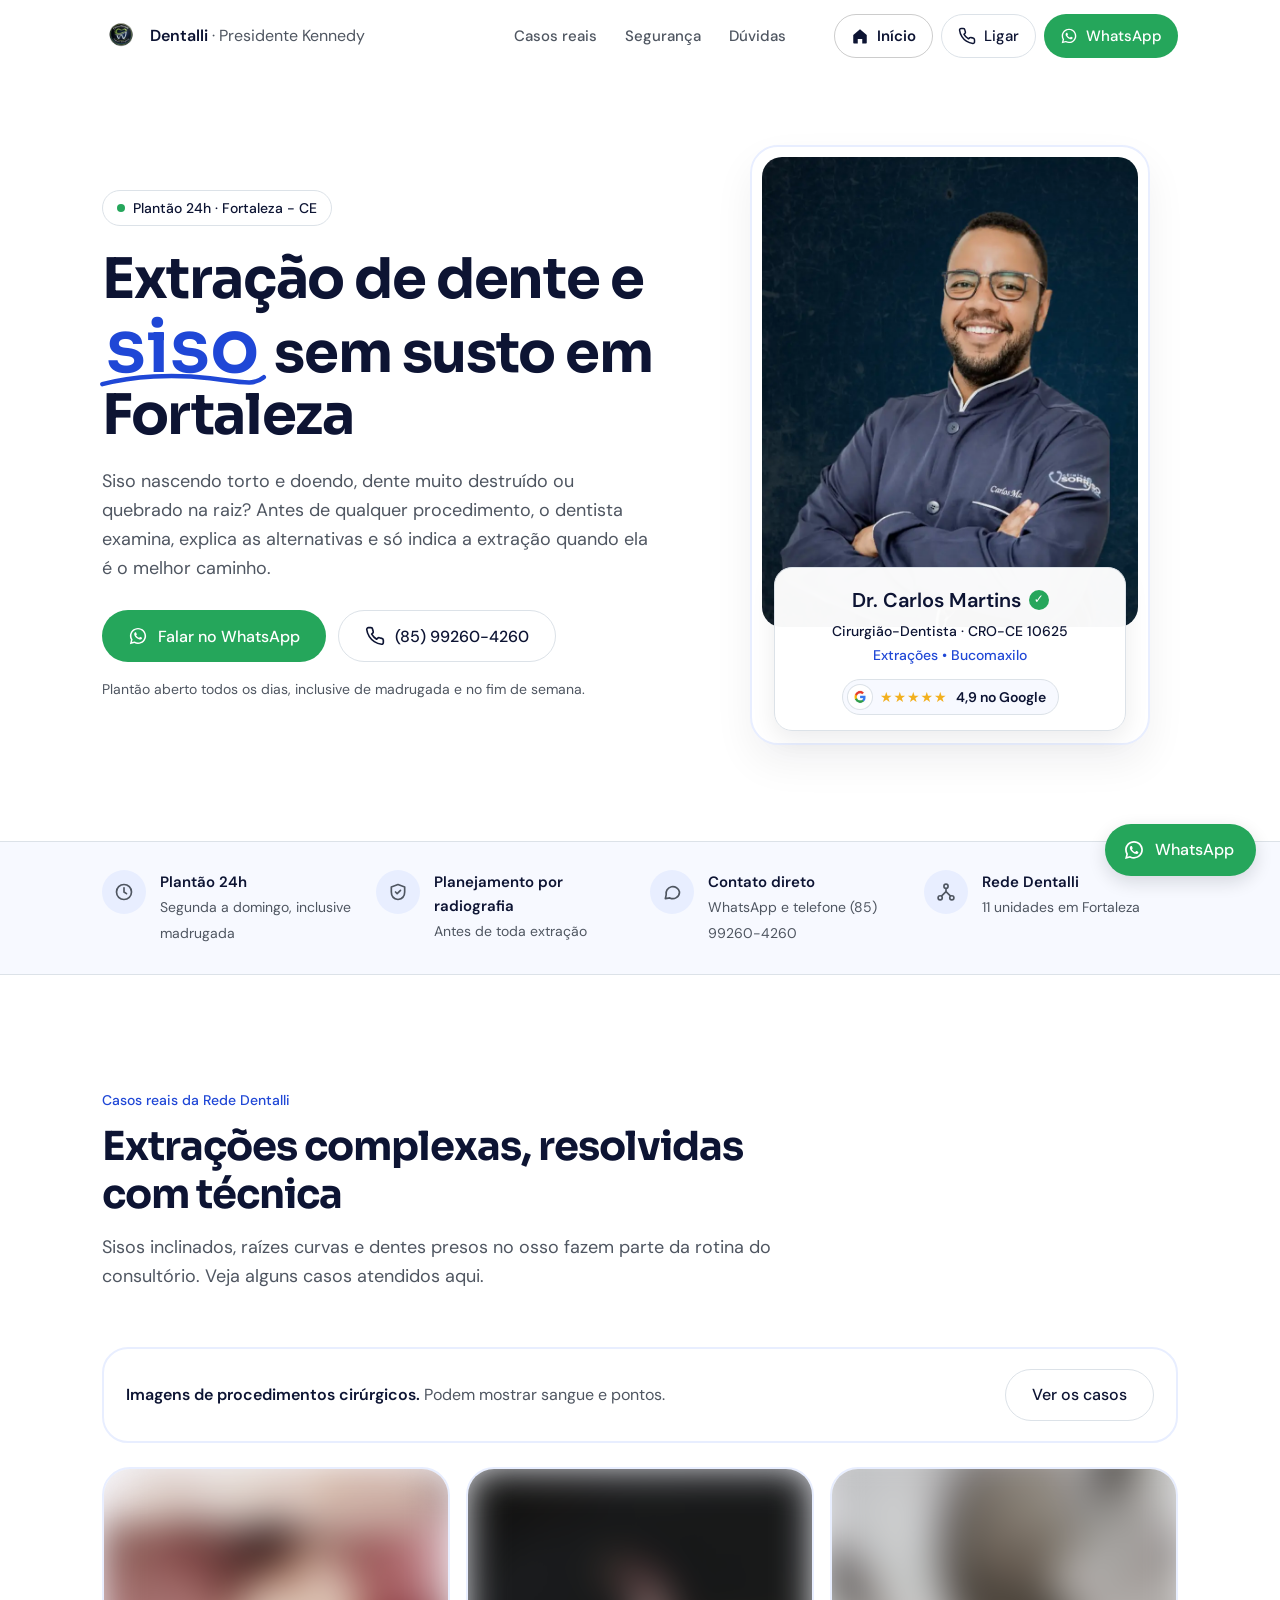
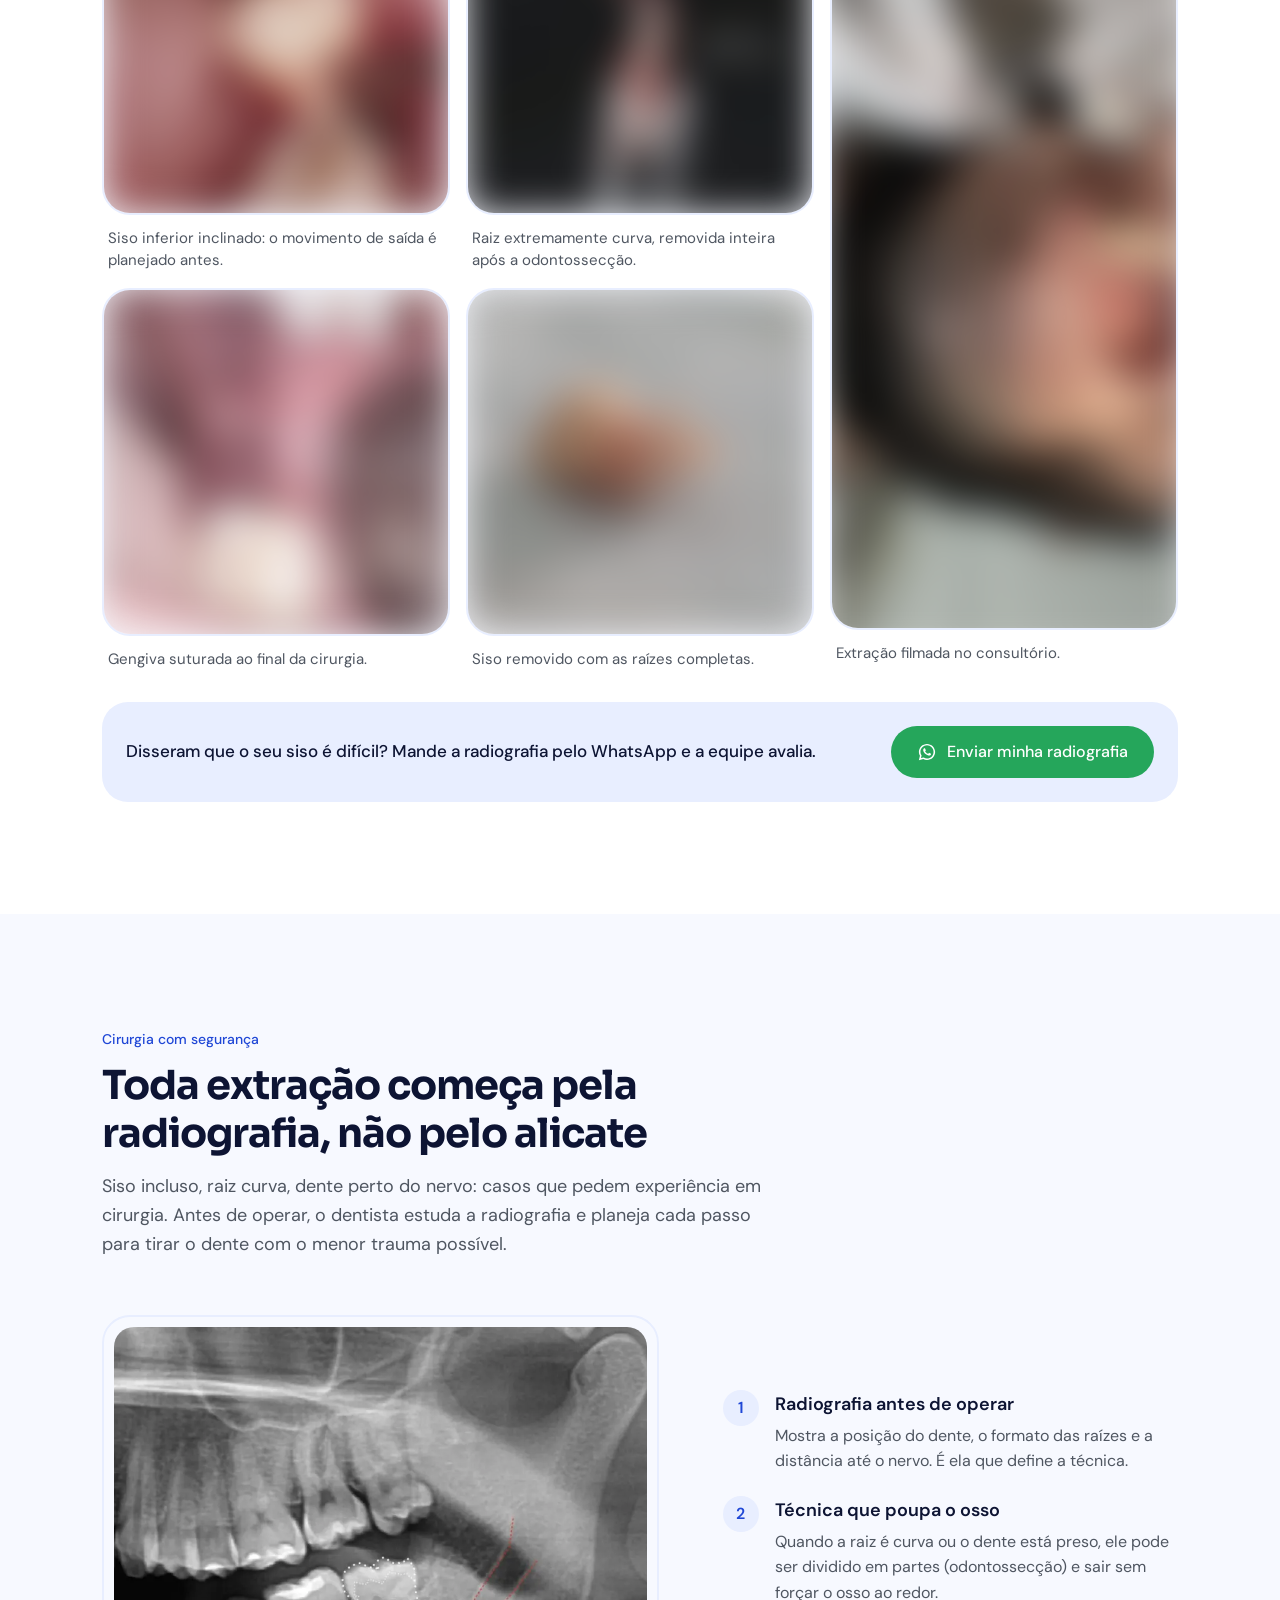
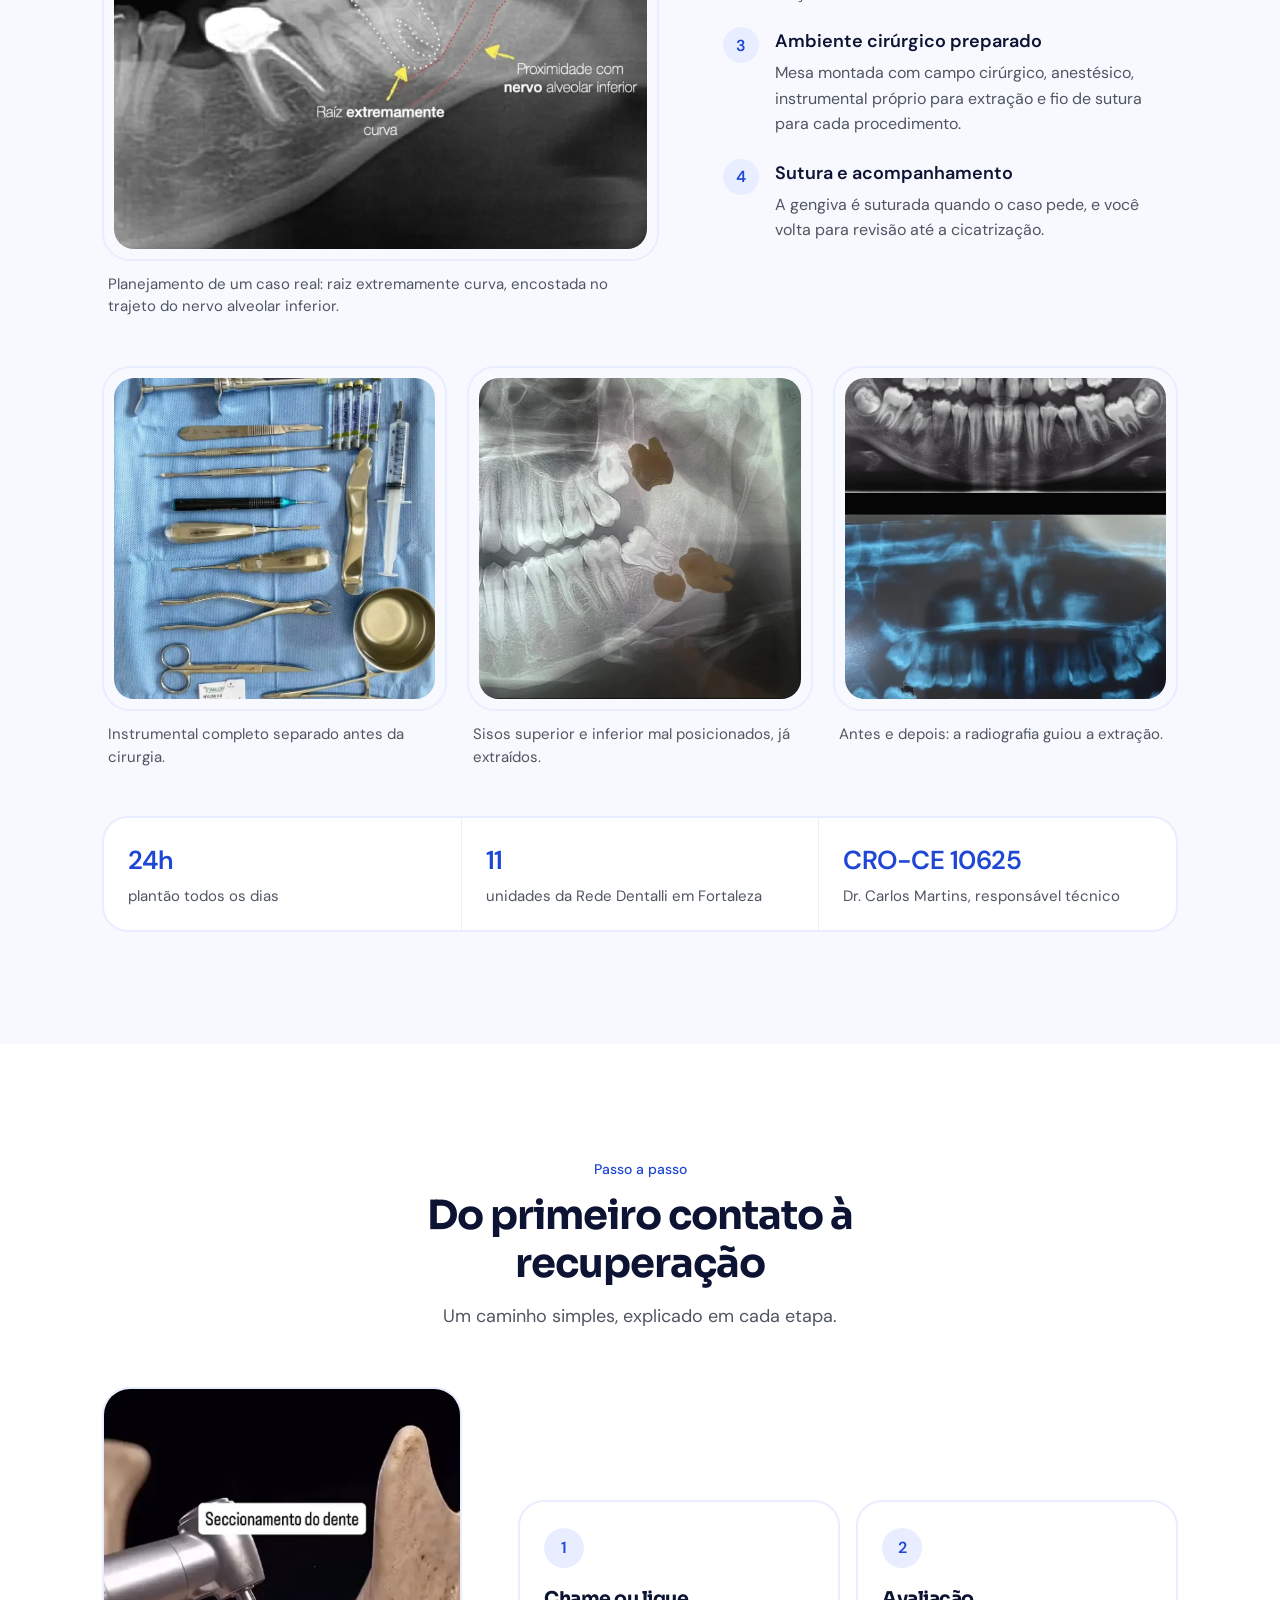
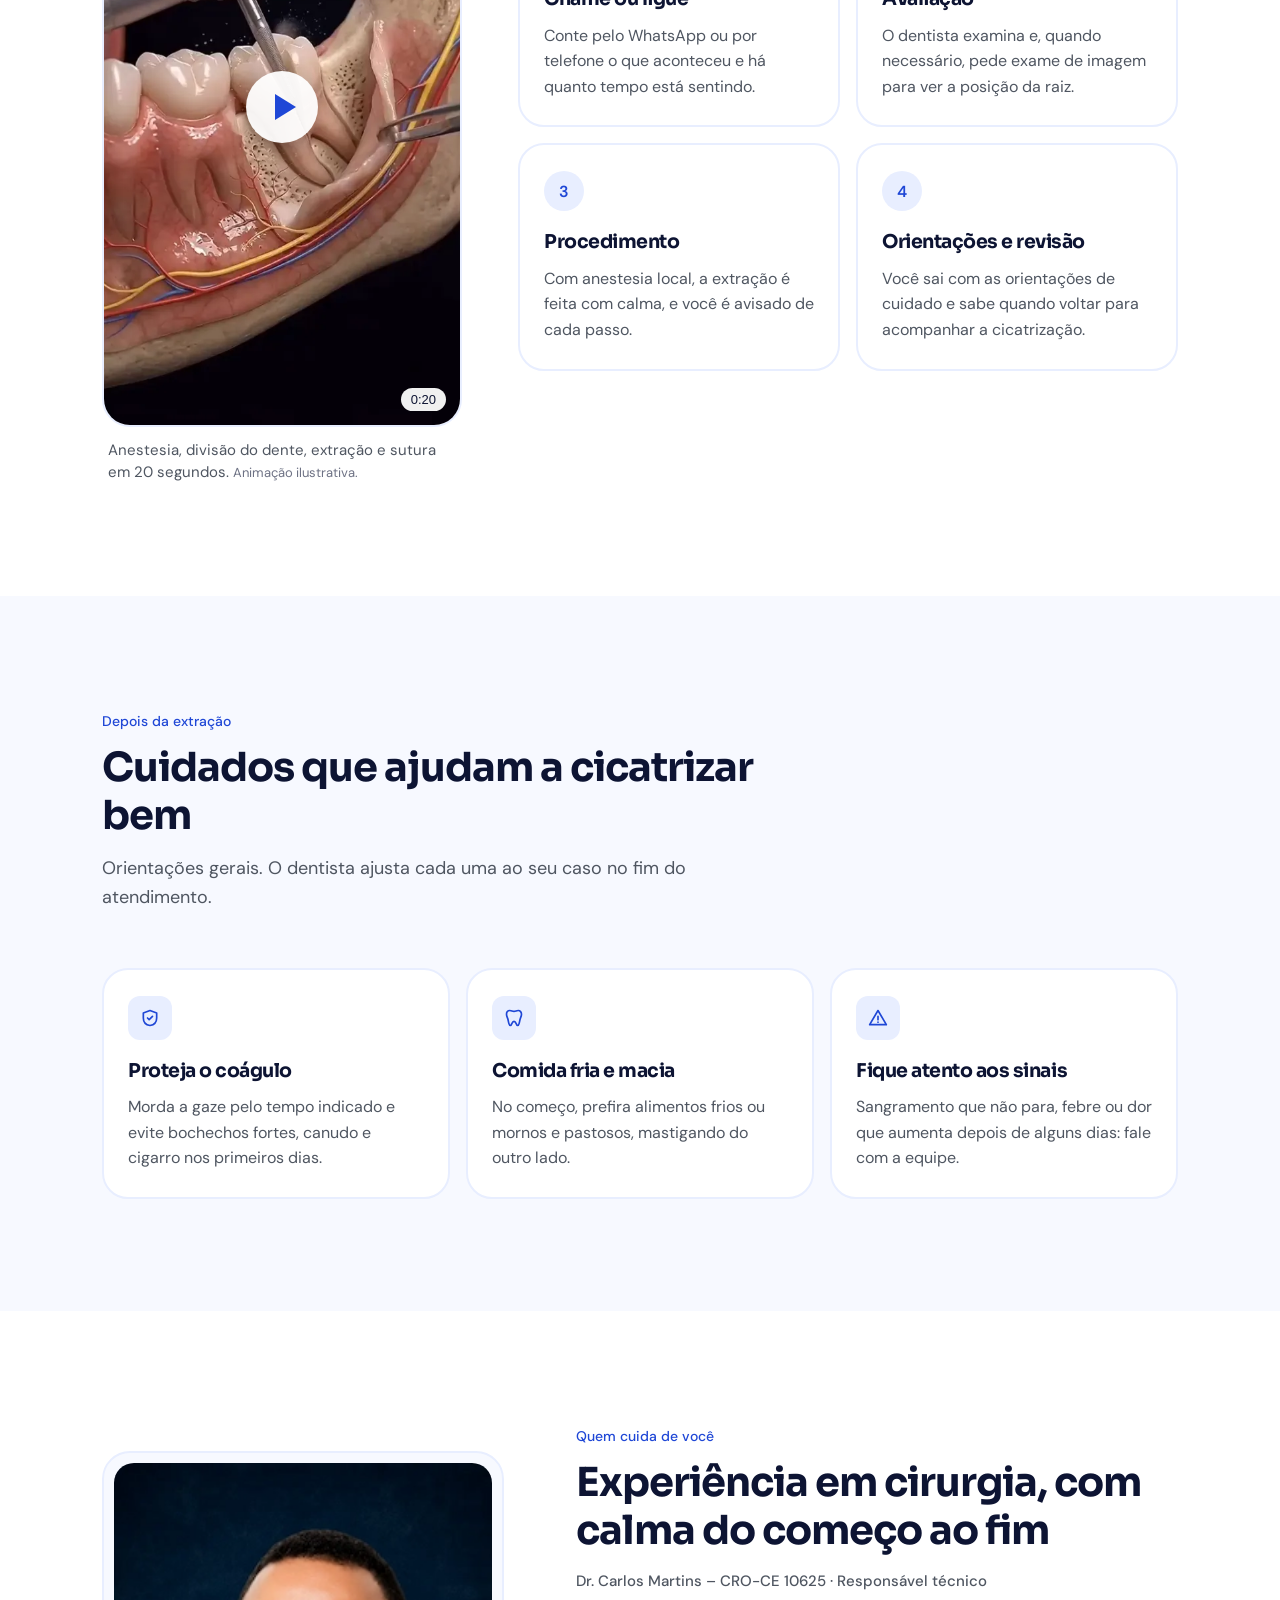
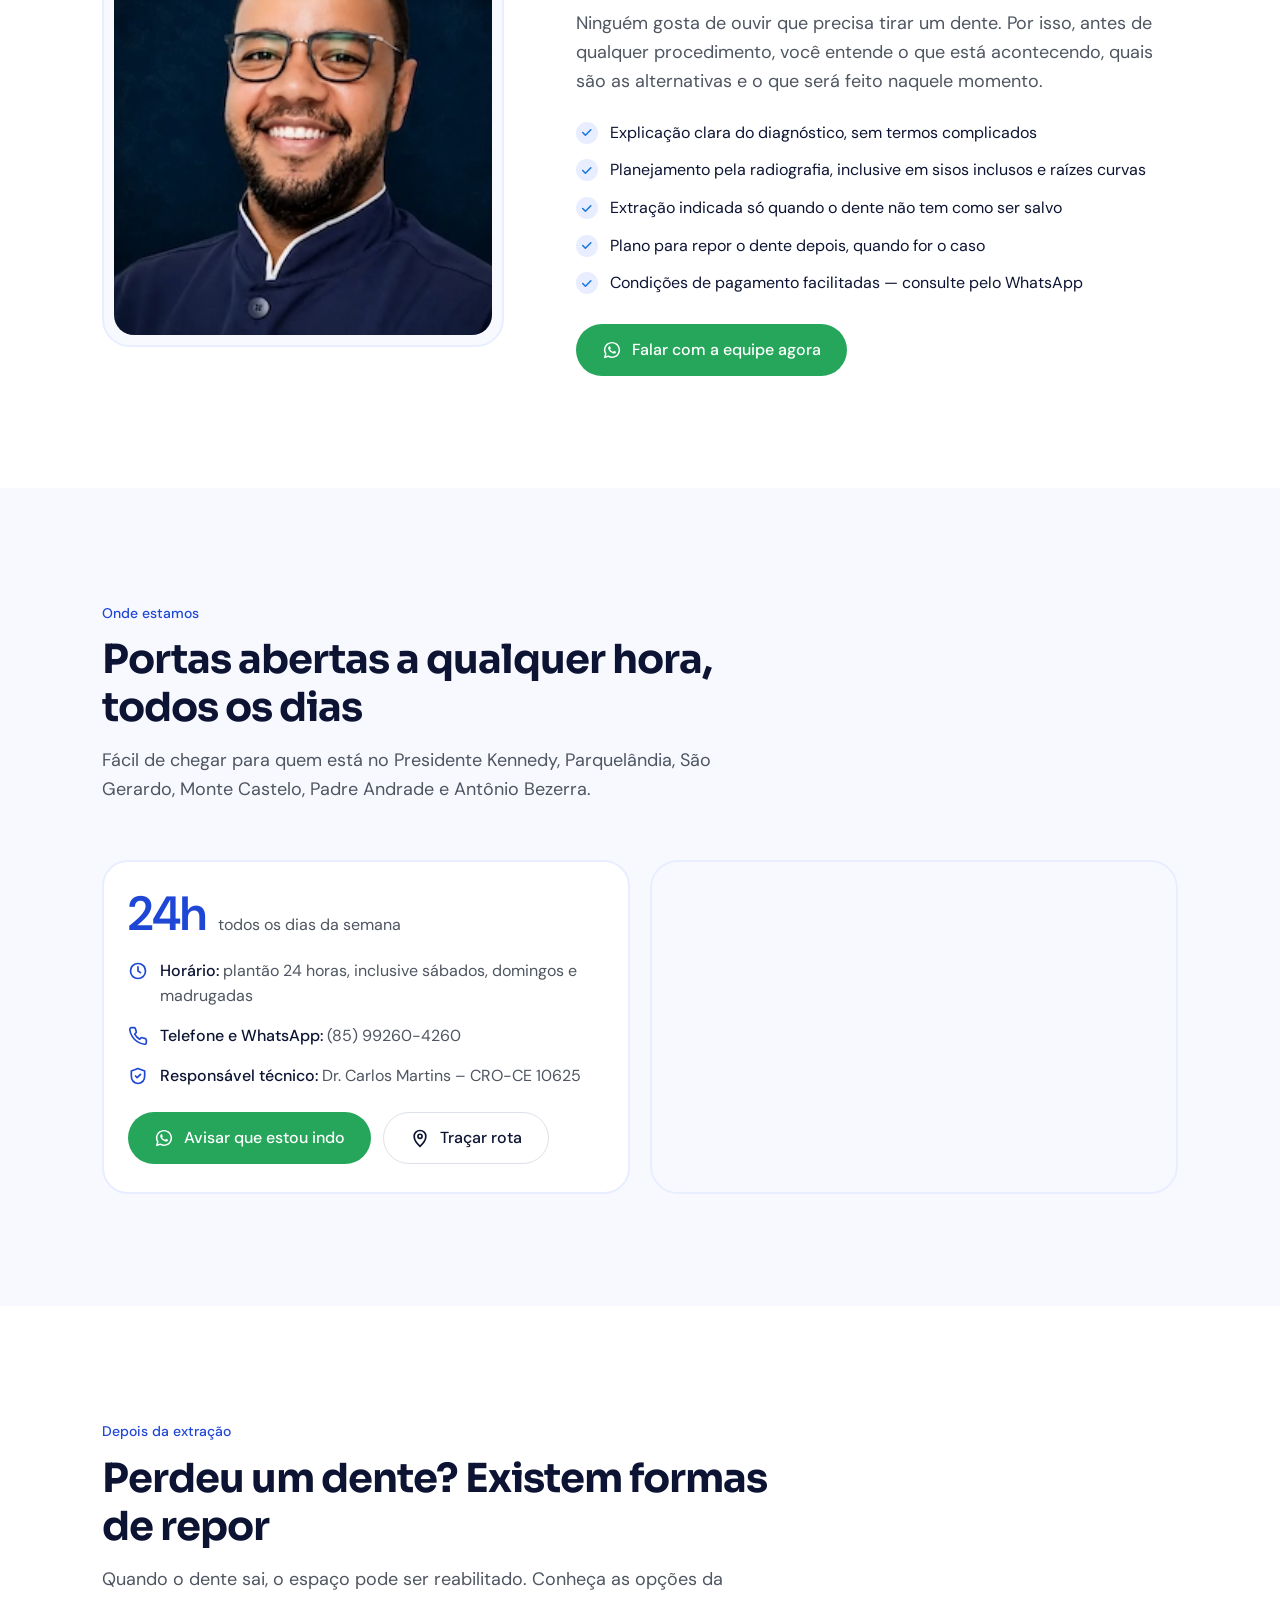
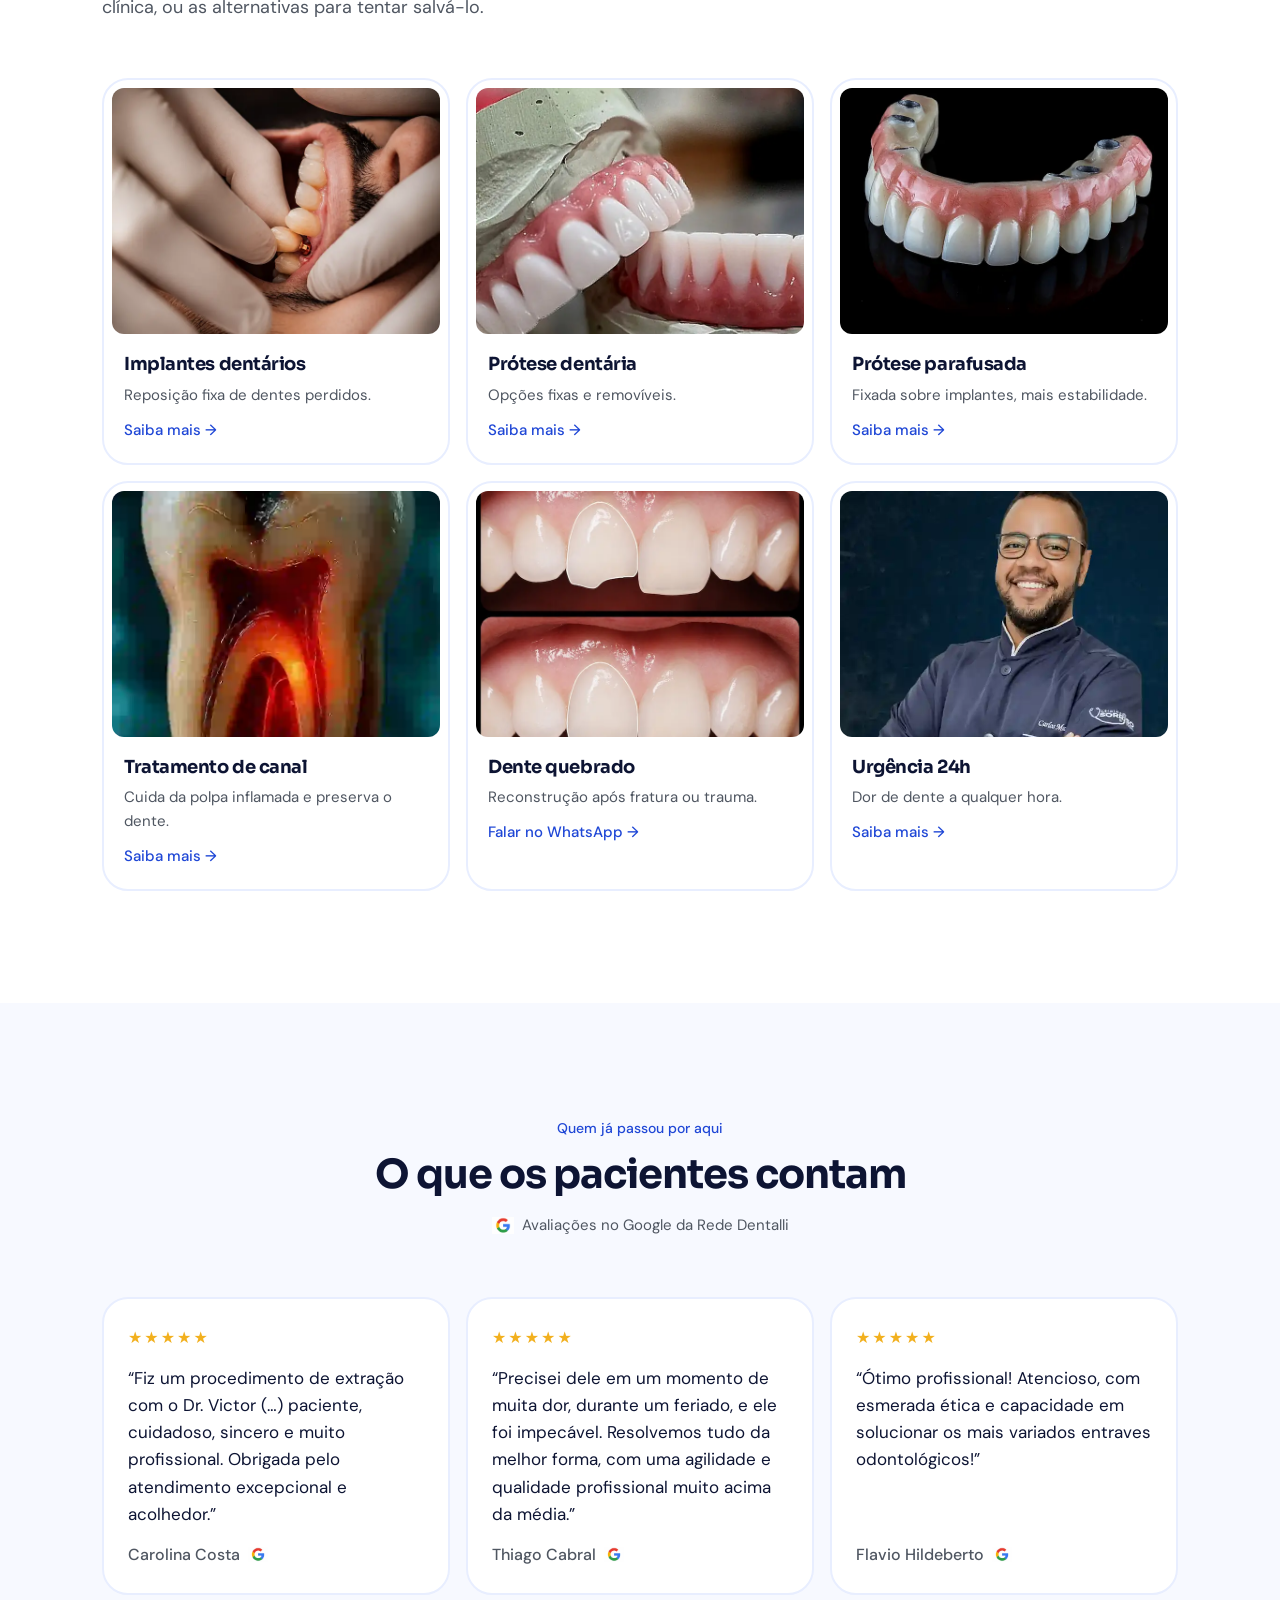
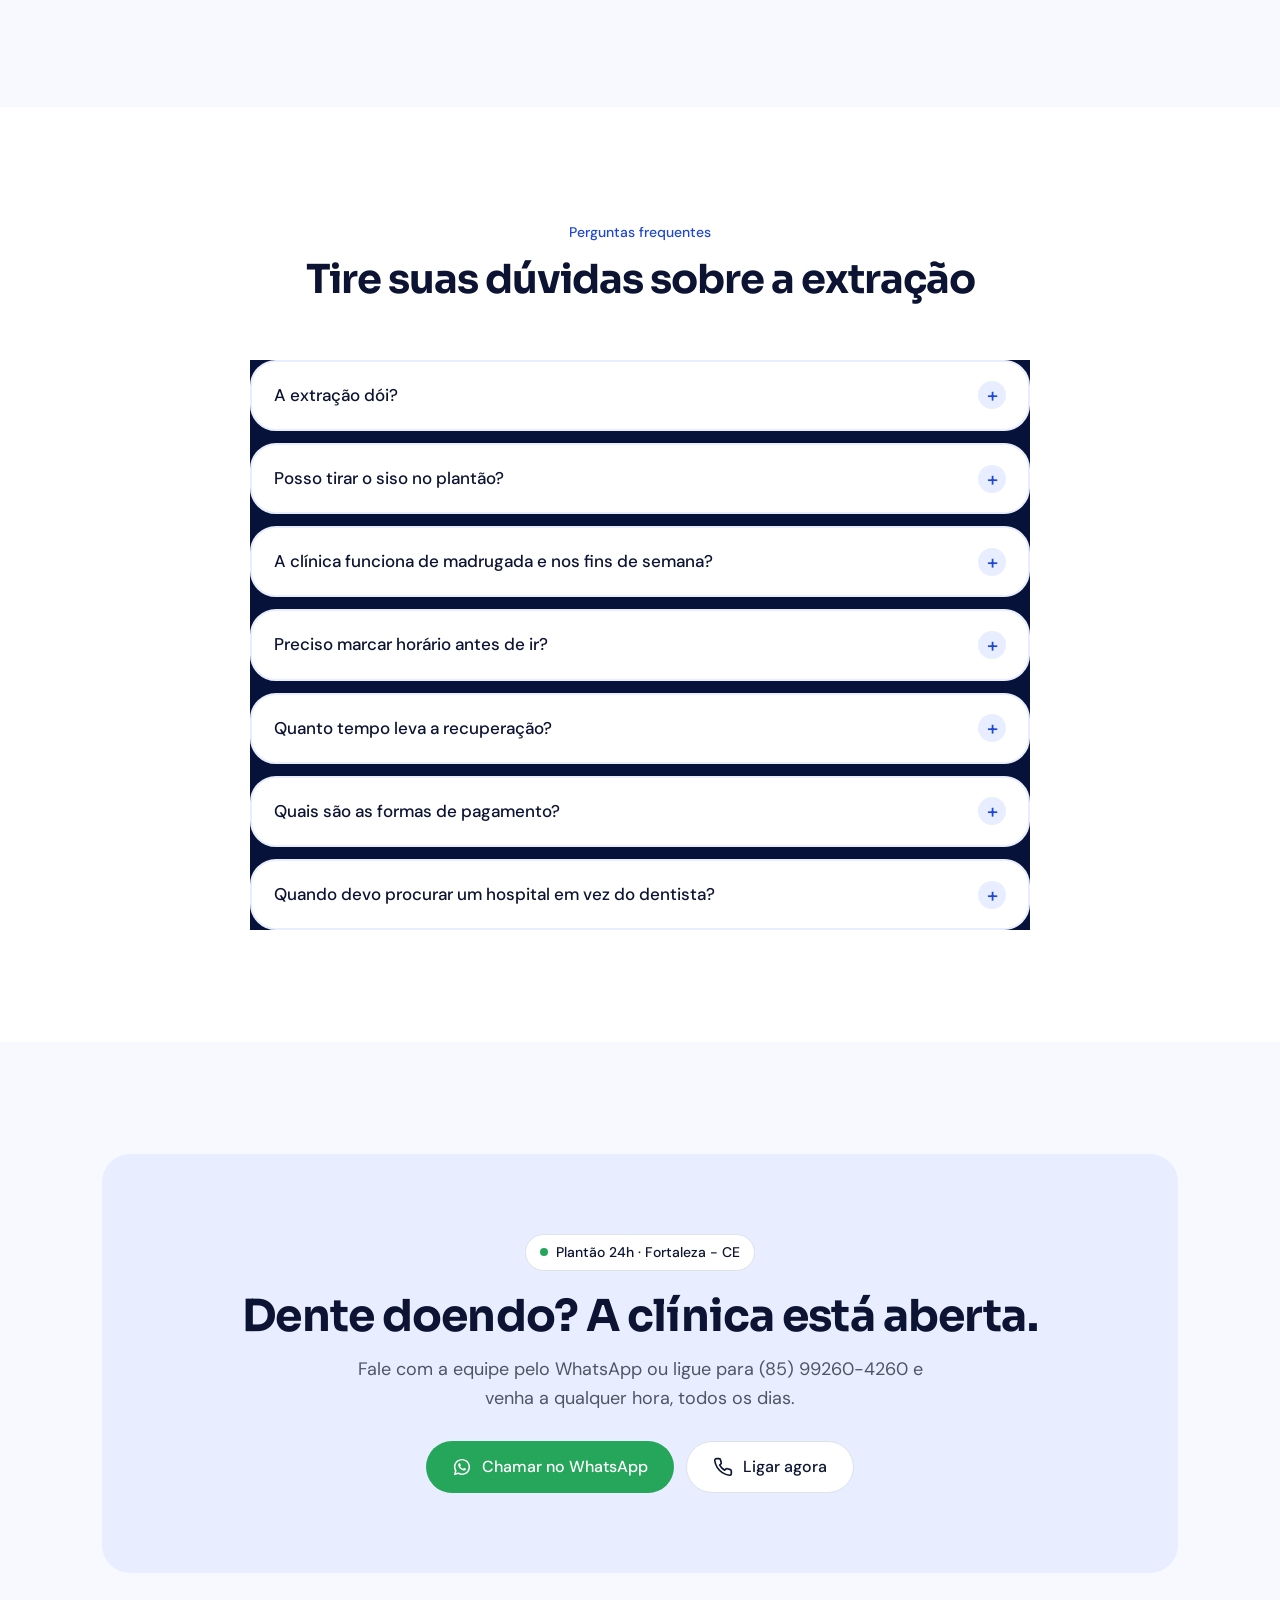
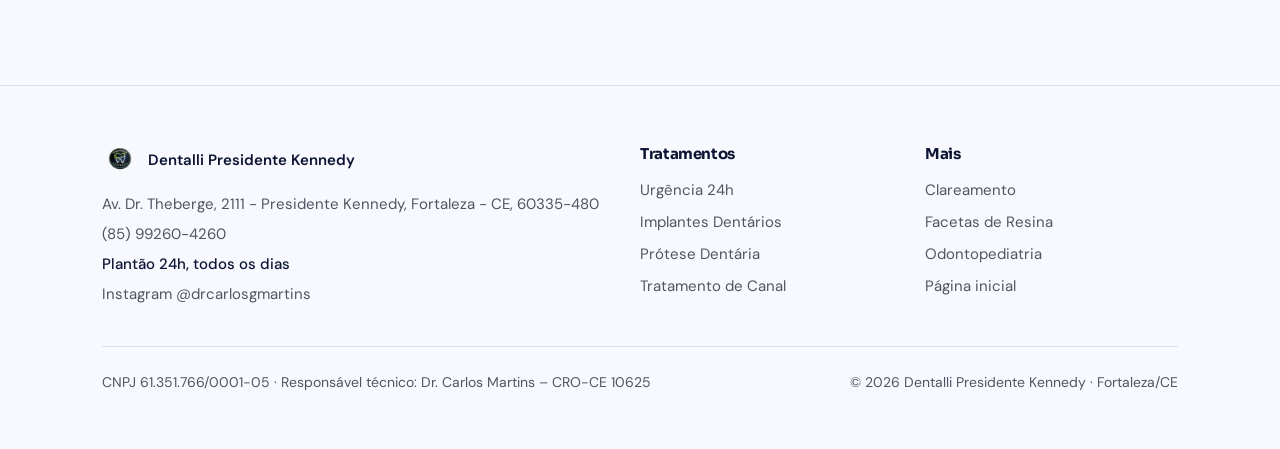
<file: extracao/index.html>
<!doctype html>
<html lang="pt-BR">

<head>
  <meta charset="utf-8" />
  <meta name="viewport" content="width=device-width,initial-scale=1" />
  <title>Extração de Dente e Siso em Fortaleza | Plantão 24h | Dentalli</title>
  <meta name="description"
    content="Extração de dente e de siso na Av. Dr. Theberge, 2111 - Presidente Kennedy, com plantão 24h todos os dias. Avaliação antes de qualquer procedimento. Fale pelo WhatsApp ou ligue." />

  <link rel="canonical" href="https://dentistasfortaleza.com/extracao/" />
  <meta name="robots" content="index, follow, max-image-preview:large" />
  <meta name="author" content="Dentalli Presidente Kennedy" />
  <meta name="theme-color" content="#FFFFFF" />

  <meta property="og:type" content="website" />
  <meta property="og:locale" content="pt_BR" />
  <meta property="og:site_name" content="Dentalli Presidente Kennedy" />
  <meta property="og:title" content="Extração de dente e siso em Fortaleza | Dentalli" />
  <meta property="og:description"
    content="Extração de dente e de siso com avaliação cuidadosa e plantão 24h, na Av. Dr. Theberge, 2111 - Presidente Kennedy, Fortaleza." />
  <meta property="og:url" content="https://dentistasfortaleza.com/extracao/" />
  <meta property="og:image" content="https://dentistasfortaleza.com/extracao/assets/img/consultorio-cirurgia.webp" />

  <meta name="twitter:card" content="summary_large_image" />
  <meta name="twitter:title" content="Extração de dente e siso em Fortaleza | Dentalli" />
  <meta name="twitter:description"
    content="Siso doendo ou dente sem condições de ser salvo? Plantão 24h todos os dias na Av. Dr. Theberge, 2111 - Presidente Kennedy, Fortaleza." />
  <meta name="twitter:image" content="https://dentistasfortaleza.com/extracao/assets/img/consultorio-cirurgia.webp" />

  <link rel="preconnect" href="https://fonts.googleapis.com" />
  <link rel="preconnect" href="https://fonts.gstatic.com" crossorigin />
  <link rel="stylesheet" href="https://fonts.googleapis.com/css2?family=Outfit:wght@400;500;600&amp;display=swap" />
  <!-- Caveat só é usada na palavra em destaque do H1: carrega apenas essas letras -->
  <link rel="stylesheet" href="https://fonts.googleapis.com/css2?family=Caveat:wght@600&amp;text=siso&amp;display=swap" />

  <link rel="preload" as="image" href="./assets/img/dr-carlos-full.webp" />
  <link rel="stylesheet" href="./css/extracao.css" />

  <script type="application/ld+json">
{
  "@context": "https://schema.org",
  "@graph": [
    {
      "@type": "Dentist",
      "@id": "https://dentistasfortaleza.com/#dentalli",
      "name": "Dentalli Presidente Kennedy",
      "url": "https://dentistasfortaleza.com/",
      "logo": "https://dentistasfortaleza.com/assets/img/logo-dentalli.webp",
      "image": "https://dentistasfortaleza.com/extracao/assets/img/consultorio-cirurgia.webp",
      "telephone": "+55 85 99260-4260",
      "address": {
        "@type": "PostalAddress",
        "streetAddress": "Av. Dr. Theberge, 2111",
        "addressLocality": "Fortaleza",
        "addressRegion": "CE",
        "postalCode": "60335-480",
        "addressCountry": "BR"
      },
      "openingHours": "Mo-Su 00:00-23:59",
      "areaServed": { "@type": "City", "name": "Fortaleza" },
      "sameAs": ["https://www.instagram.com/drcarlosgmartins/"],
      "employee": {
        "@type": "Person",
        "name": "Dr. Carlos Martins",
        "jobTitle": "Cirurgião-dentista – Responsável técnico (CRO-CE 10625)"
      }
    },
    {
      "@type": "WebPage",
      "@id": "https://dentistasfortaleza.com/extracao/#webpage",
      "url": "https://dentistasfortaleza.com/extracao/",
      "name": "Extração de Dente e Siso em Fortaleza | Plantão 24h | Dentalli",
      "inLanguage": "pt-BR",
      "about": { "@id": "https://dentistasfortaleza.com/#dentalli" }
    },
    {
      "@type": "FAQPage",
      "@id": "https://dentistasfortaleza.com/extracao/#faq",
      "mainEntity": [
        {
          "@type": "Question",
          "name": "A extração dói?",
          "acceptedAnswer": { "@type": "Answer", "text": "O procedimento é feito com anestesia local. Durante a extração é comum sentir pressão, mas não dor. Depois, o dentista explica como controlar o desconforto dos primeiros dias." }
        },
        {
          "@type": "Question",
          "name": "Posso tirar o siso no plantão?",
          "acceptedAnswer": { "@type": "Answer", "text": "Depende da avaliação. Se o siso estiver muito inflamado ou infeccionado, às vezes o primeiro passo é controlar a inflamação e marcar a extração para depois. O dentista examina e explica o melhor caminho para o seu caso." }
        },
        {
          "@type": "Question",
          "name": "A clínica funciona de madrugada e nos fins de semana?",
          "acceptedAnswer": { "@type": "Answer", "text": "Sim. A Dentalli Presidente Kennedy mantém plantão 24 horas, todos os dias. Você pode chegar de madrugada, à noite, no sábado ou no domingo." }
        },
        {
          "@type": "Question",
          "name": "Preciso marcar horário antes de ir?",
          "acceptedAnswer": { "@type": "Answer", "text": "Não é obrigatório, mas recomendamos avisar pelo WhatsApp ou por telefone. Assim a equipe já sabe o que está acontecendo e se organiza para receber você." }
        },
        {
          "@type": "Question",
          "name": "Quanto tempo leva a recuperação?",
          "acceptedAnswer": { "@type": "Answer", "text": "Varia de pessoa para pessoa e do tipo de extração. Os primeiros dias pedem mais cuidado. Ao final do atendimento você recebe as orientações por escrito e sabe quando voltar para revisão." }
        },
        {
          "@type": "Question",
          "name": "Quais são as formas de pagamento?",
          "acceptedAnswer": { "@type": "Answer", "text": "Condições de pagamento facilitadas — consulte pelo WhatsApp." }
        },
        {
          "@type": "Question",
          "name": "Quando devo procurar um hospital em vez do dentista?",
          "acceptedAnswer": { "@type": "Answer", "text": "Se houver inchaço que dificulte respirar ou engolir, febre alta, sangramento que não para ou trauma forte no rosto com desmaio, procure imediatamente um pronto-socorro hospitalar. Depois de estabilizado, o dentista dá continuidade ao cuidado." }
        }
      ]
    }
  ]
}
  </script>

  <!-- Google Tag Manager -->
  <script>(function(w,d,s,l,i){w[l]=w[l]||[];w[l].push({'gtm.start':
  new Date().getTime(),event:'gtm.js'});var f=d.getElementsByTagName(s)[0],
  j=d.createElement(s),dl=l!='dataLayer'?'&l='+l:'';j.async=true;j.src=
  'https://www.googletagmanager.com/gtm.js?id='+i+dl;f.parentNode.insertBefore(j,f);
  })(window,document,'script','dataLayer','GTM-T4L43JB3');</script>
  <!-- End Google Tag Manager -->
  <link rel="stylesheet" href="../css/voltar-home.css" />
<!-- identidade visual -->
<link rel="preconnect" href="https://fonts.googleapis.com">
<link rel="preconnect" href="https://fonts.gstatic.com" crossorigin>
<link rel="stylesheet" href="https://fonts.googleapis.com/css2?family=Sora:wght@600;700;800&amp;family=DM+Sans:wght@400;500;600;700&amp;display=swap">
<link rel="stylesheet" href="/css/identidade.css?v=2">
</head>

<body>
  <!-- Google Tag Manager (noscript) -->
  <noscript><iframe src="https://www.googletagmanager.com/ns.html?id=GTM-T4L43JB3"
  height="0" width="0" style="display:none;visibility:hidden"></iframe></noscript>
  <!-- End Google Tag Manager (noscript) -->
  <a class="skip" href="#conteudo">Pular para o conteúdo</a>

  <!-- Ícones reutilizáveis -->
  <svg width="0" height="0" style="position:absolute" aria-hidden="true">
    <symbol id="i-wa" viewBox="0 0 32 32"><path fill="currentColor" d="M16 3C8.82 3 3 8.73 3 15.8c0 2.25.6 4.45 1.74 6.38L3 29l7.02-1.82A13.1 13.1 0 0 0 16 28.6c7.18 0 13-5.73 13-12.8C29 8.73 23.18 3 16 3Zm0 23.3c-1.83 0-3.63-.48-5.2-1.39l-.37-.21-4.16 1.08 1.1-4.02-.24-.39a10.6 10.6 0 0 1-1.6-5.57c0-5.8 4.72-10.52 10.47-10.52 5.78 0 10.48 4.72 10.48 10.52S21.78 26.3 16 26.3Zm5.75-7.86c-.31-.16-1.82-.9-2.1-1-.28-.1-.48-.16-.68.16-.2.31-.79 1-.97 1.2-.18.2-.36.23-.67.08-.31-.16-1.3-.48-2.48-1.53-.92-.82-1.54-1.84-1.72-2.15-.18-.31-.02-.48.14-.63.14-.14.31-.36.46-.54.15-.18.2-.31.31-.52.1-.21.05-.39-.03-.55-.08-.16-.68-1.64-.93-2.25-.25-.6-.5-.52-.68-.53h-.58c-.2 0-.52.08-.8.39-.28.31-1.07 1.05-1.07 2.57s1.1 2.98 1.25 3.19c.15.21 2.15 3.3 5.22 4.62.73.32 1.3.5 1.74.64.74.23 1.41.2 1.94.12.59-.09 1.82-.74 2.08-1.46.26-.72.26-1.34.18-1.46-.08-.12-.28-.2-.59-.36Z"/></symbol>
    <symbol id="i-phone" viewBox="0 0 24 24"><path fill="none" stroke="currentColor" stroke-width="2" stroke-linecap="round" stroke-linejoin="round" d="M22 16.9v3a2 2 0 0 1-2.2 2 19.8 19.8 0 0 1-8.6-3.1 19.5 19.5 0 0 1-6-6A19.8 19.8 0 0 1 2.1 4.2 2 2 0 0 1 4.1 2h3a2 2 0 0 1 2 1.7c.1.9.4 1.8.7 2.7a2 2 0 0 1-.5 2.1L8 9.8a16 16 0 0 0 6 6l1.3-1.3a2 2 0 0 1 2.1-.4c.9.3 1.8.6 2.7.7a2 2 0 0 1 1.7 2Z"/></symbol>
    <symbol id="i-pin" viewBox="0 0 24 24"><path fill="none" stroke="currentColor" stroke-width="2" stroke-linecap="round" stroke-linejoin="round" d="M12 22s7-6.1 7-12a7 7 0 1 0-14 0c0 5.9 7 12 7 12Z"/><circle cx="12" cy="10" r="2.5" fill="none" stroke="currentColor" stroke-width="2"/></symbol>
    <symbol id="i-clock" viewBox="0 0 24 24"><circle cx="12" cy="12" r="9" fill="none" stroke="currentColor" stroke-width="2"/><path fill="none" stroke="currentColor" stroke-width="2" stroke-linecap="round" d="M12 7v5l3 2"/></symbol>
    <symbol id="i-chat" viewBox="0 0 24 24"><path fill="none" stroke="currentColor" stroke-width="2" stroke-linecap="round" stroke-linejoin="round" d="M21 12a8 8 0 0 1-11.6 7.1L4 20l1-4.6A8 8 0 1 1 21 12Z"/></symbol>
    <symbol id="i-shield" viewBox="0 0 24 24"><path fill="none" stroke="currentColor" stroke-width="2" stroke-linecap="round" stroke-linejoin="round" d="M12 3 4 6v6c0 5 3.4 8.3 8 9 4.6-.7 8-4 8-9V6l-8-3Z"/><path fill="none" stroke="currentColor" stroke-width="2" stroke-linecap="round" stroke-linejoin="round" d="m9 12 2 2 4-4"/></symbol>
    <symbol id="i-check" viewBox="0 0 24 24"><path fill="none" stroke="currentColor" stroke-width="2.4" stroke-linecap="round" stroke-linejoin="round" d="M5 12l5 5L20 7"/></symbol>
    <symbol id="i-alert" viewBox="0 0 24 24"><path fill="none" stroke="currentColor" stroke-width="2" stroke-linecap="round" stroke-linejoin="round" d="M12 3 2 20h20L12 3Z"/><path fill="none" stroke="currentColor" stroke-width="2" stroke-linecap="round" d="M12 10v4m0 3h.01"/></symbol>
    <symbol id="i-tooth" viewBox="0 0 24 24"><path fill="none" stroke="currentColor" stroke-width="2" stroke-linejoin="round" d="M7 3c-2.5 0-4 2-4 4.5 0 2 .8 3.4 1.4 5 .7 2 .9 4 1.4 6 .3 1.3.9 2.5 1.9 2.5 1.6 0 1.6-5 4.3-5s2.7 5 4.3 5c1 0 1.6-1.2 1.9-2.5.5-2 .7-4 1.4-6 .6-1.6 1.4-3 1.4-5C21 5 19.5 3 17 3c-2 0-3 1-5 1S9 3 7 3Z"/></symbol>
    <symbol id="i-network" viewBox="0 0 24 24"><circle cx="12" cy="5" r="2.5" fill="none" stroke="currentColor" stroke-width="2"/><circle cx="5" cy="19" r="2.5" fill="none" stroke="currentColor" stroke-width="2"/><circle cx="19" cy="19" r="2.5" fill="none" stroke="currentColor" stroke-width="2"/><path fill="none" stroke="currentColor" stroke-width="2" d="M12 7.5v4M12 11.5 6.5 17M12 11.5l5.5 5.5"/></symbol>
  </svg>

  <!-- Cabeçalho -->
  <header class="header">
    <div class="wrap header__inner">
      <a class="brand" href="../" aria-label="Dentalli Presidente Kennedy — página inicial">
        <img src="./assets/img/logo-dentalli.webp" alt="Logo Clínica Dentalli" width="38" height="38" />
        <span class="brand__name">Dentalli <span>· Presidente Kennedy</span></span>
      </a>
      <nav class="header__nav" aria-label="Seções da página">
        <a href="#casos">Casos reais</a>
        <a href="#seguranca">Segurança</a>
        <a href="#duvidas">Dúvidas</a>
      </nav>
      <div class="header__cta">
        <a class="homeBtn" href="../" aria-label="Voltar para a página inicial"><svg viewBox="0 0 24 24" aria-hidden="true"><path fill="currentColor" d="M3 10.5 12 3l9 7.5V21a1 1 0 0 1-1 1h-5v-6H9v6H4a1 1 0 0 1-1-1z"/></svg><span>Início</span></a>
        <a class="topbar__btn" href="tel:+5585992604260" data-tel-link aria-label="Ligar para a Dentalli Presidente Kennedy">
          <svg aria-hidden="true"><use href="#i-phone" /></svg><span class="lbl">Ligar</span>
        </a>
        <a class="header__wa" href="#" data-whatsapp data-wa-context="pagina-extracao" aria-label="Falar no WhatsApp">
          <svg aria-hidden="true"><use href="#i-wa" /></svg><span class="lbl">WhatsApp</span>
        </a>
      </div>
    </div>
  </header>

  <main id="conteudo">

    <!-- HERO -->
    <section class="hero">
      <div class="wrap hero__grid">
        <div class="hero__text">
          <span class="pill reveal">Plantão 24h · Fortaleza - CE</span>
          <h1 class="reveal reveal--d1">Extração de dente e
            <span class="hl">siso<svg class="hl__line" viewBox="0 0 200 20" preserveAspectRatio="none" aria-hidden="true"><path d="M4 13 C 40 6, 88 4, 132 8 S 184 14, 196 7" /></svg></span>
            sem susto em Fortaleza</h1>
          <p class="hero__sub reveal reveal--d2">
            Siso nascendo torto e doendo, dente muito destruído ou quebrado na raiz? Antes de qualquer procedimento,
            o dentista examina, explica as alternativas e só indica a extração quando ela é o melhor caminho.
          </p>
          <div class="hero__actions reveal reveal--d3">
            <a class="btn btn--wa" href="#" data-whatsapp data-wa-context="pagina-extracao">
              <svg aria-hidden="true"><use href="#i-wa" /></svg>Falar no WhatsApp
            </a>
            <a class="btn btn--ghost" href="tel:+5585992604260" data-tel-link>
              <svg aria-hidden="true"><use href="#i-phone" /></svg>(85) 99260-4260
            </a>
          </div>
          <p class="hero__note reveal reveal--d3">Plantão aberto todos os dias, inclusive de madrugada e no fim de semana.</p>
        </div>

        <div class="hero__media reveal reveal--d2">
          <div class="docCard">
            <img class="docCard__img" src="./assets/img/dr-carlos-full.webp" alt="Dr. Carlos Martins, cirurgião-dentista e responsável técnico da Dentalli" width="825" height="1231" fetchpriority="high" />
            <div class="docCard__info">
              <p class="docCard__name"><strong>Dr. Carlos Martins</strong><span class="docCard__check" aria-label="Profissional verificado">✓</span></p>
              <p class="docCard__role">Cirurgião-Dentista · CRO-CE 10625</p>
              <p class="docCard__area">Extrações • Bucomaxilo</p>
              <p class="docCard__rating"><img src="../assets/img/google-logo.webp" alt="Google" width="18" height="18" /><span class="docCard__stars" aria-label="5 estrelas">★★★★★</span><b>4,9 no Google</b></p>
            </div>
          </div>
        </div>
      </div>
    </section>

    <!-- FAIXA DE DESTAQUES -->
    <div class="strip">
      <div class="wrap">
        <ul class="strip__grid reveal">
          <li class="strip__item">
            <span class="strip__icon"><svg aria-hidden="true"><use href="#i-clock" /></svg></span>
            <div><strong>Plantão 24h</strong><span>Segunda a domingo, inclusive madrugada</span></div>
          </li>
          <li class="strip__item">
            <span class="strip__icon"><svg aria-hidden="true"><use href="#i-shield" /></svg></span>
            <div><strong>Planejamento por radiografia</strong><span>Antes de toda extração</span></div>
          </li>
          <li class="strip__item">
            <span class="strip__icon"><svg aria-hidden="true"><use href="#i-chat" /></svg></span>
            <div><strong>Contato direto</strong><span>WhatsApp e telefone (85) 99260-4260</span></div>
          </li>
          <li class="strip__item">
            <span class="strip__icon"><svg aria-hidden="true"><use href="#i-network" /></svg></span>
            <div><strong>Rede Dentalli</strong><span>11 unidades em Fortaleza</span></div>
          </li>
        </ul>
      </div>
    </div>

    <!-- CASOS REAIS -->
    <section class="section" id="casos">
      <div class="wrap">
        <div class="head reveal">
          <span class="eyebrow">Casos reais da Rede Dentalli</span>
          <h2 class="h2">Extrações complexas, resolvidas com técnica</h2>
          <p class="lead">Sisos inclinados, raízes curvas e dentes presos no osso fazem parte da rotina do consultório. Veja alguns casos atendidos aqui.</p>
        </div>

        <div class="gate" data-gate>
          <div class="gate__note reveal">
            <p><strong>Imagens de procedimentos cirúrgicos.</strong> Podem mostrar sangue e pontos.</p>
            <button class="btn btn--ghost gate__btn" type="button" data-gate-open>Ver os casos</button>
          </div>

          <div class="gallery">
            <figure class="fig reveal">
              <div class="photo"><img src="./assets/img/siso-38-extracao.webp" alt="Siso inferior (dente 38) inclinado sendo removido, com seta indicando o movimento de saída" width="700" height="1067" loading="lazy" /></div>
              <figcaption>Siso inferior inclinado: o movimento de saída é planejado antes.</figcaption>
            </figure>
            <figure class="fig reveal reveal--d1">
              <div class="photo"><img src="./assets/img/raiz-curva-extraida.webp" alt="Raiz de dente extraída com curvatura acentuada na ponta, presa em pinça" width="900" height="885" loading="lazy" /></div>
              <figcaption>Raiz extremamente curva, removida inteira após a odontossecção.</figcaption>
            </figure>
            <figure class="fig reveal reveal--d2">
              <div class="photo"><img src="./assets/img/sutura-pos-extracao.webp" alt="Gengiva suturada com pontos após a extração de siso" width="900" height="887" loading="lazy" /></div>
              <figcaption>Gengiva suturada ao final da cirurgia.</figcaption>
            </figure>
            <figure class="fig reveal">
              <div class="photo"><img src="./assets/img/siso-extraido.webp" alt="Siso extraído com raízes completas sobre campo cirúrgico" width="900" height="886" loading="lazy" /></div>
              <figcaption>Siso removido com as raízes completas.</figcaption>
            </figure>
            <figure class="fig reveal reveal--d1 gallery__video">
              <button class="vid" type="button" data-src="./assets/video/video-extracao-real.mp4" aria-label="Reproduzir vídeo: extração realizada na clínica">
                <img src="./assets/img/video-extracao-real-poster.webp" alt="" width="540" height="960" loading="lazy" />
                <span class="vid__play" aria-hidden="true"></span>
                <span class="vid__len">0:30</span>
              </button>
              <figcaption>Extração filmada no consultório.</figcaption>
            </figure>
          </div>
        </div>

        <div class="cases__cta reveal">
          <p>Disseram que o seu siso é difícil? Mande a radiografia pelo WhatsApp e a equipe avalia.</p>
          <a class="btn btn--wa" href="#" data-whatsapp data-wa-context="pagina-extracao">
            <svg aria-hidden="true"><use href="#i-wa" /></svg>Enviar minha radiografia
          </a>
        </div>
      </div>
    </section>

    <!-- SEGURANÇA E PLANEJAMENTO -->
    <section class="section section--paper" id="seguranca">
      <div class="wrap">
        <div class="head reveal">
          <span class="eyebrow">Cirurgia com segurança</span>
          <h2 class="h2">Toda extração começa pela radiografia, não pelo alicate</h2>
          <p class="lead">Siso incluso, raiz curva, dente perto do nervo: casos que pedem experiência em cirurgia. Antes de operar, o dentista estuda a radiografia e planeja cada passo para tirar o dente com o menor trauma possível.</p>
        </div>

        <div class="plan">
          <figure class="fig plan__main reveal">
            <div class="photo"><img src="./assets/img/planejamento-nervo.webp" alt="Radiografia de siso inferior com raiz extremamente curva e próxima ao nervo alveolar inferior, marcada para o planejamento" width="900" height="882" loading="lazy" /></div>
            <figcaption>Planejamento de um caso real: raiz extremamente curva, encostada no trajeto do nervo alveolar inferior.</figcaption>
          </figure>
          <ul class="plan__list reveal reveal--d1">
            <li>
              <strong>Radiografia antes de operar</strong>
              <span>Mostra a posição do dente, o formato das raízes e a distância até o nervo. É ela que define a técnica.</span>
            </li>
            <li>
              <strong>Técnica que poupa o osso</strong>
              <span>Quando a raiz é curva ou o dente está preso, ele pode ser dividido em partes (odontossecção) e sair sem forçar o osso ao redor.</span>
            </li>
            <li>
              <strong>Ambiente cirúrgico preparado</strong>
              <span>Mesa montada com campo cirúrgico, anestésico, instrumental próprio para extração e fio de sutura para cada procedimento.</span>
            </li>
            <li>
              <strong>Sutura e acompanhamento</strong>
              <span>A gengiva é suturada quando o caso pede, e você volta para revisão até a cicatrização.</span>
            </li>
          </ul>
        </div>

        <div class="trio">
          <figure class="fig reveal">
            <div class="photo"><img src="./assets/img/instrumental-cirurgico.webp" alt="Instrumental cirúrgico para extração organizado sobre campo azul: seringa, anestésicos, alavancas, fórceps, porta-agulha e fio de sutura" width="720" height="893" loading="lazy" /></div>
            <figcaption>Instrumental completo separado antes da cirurgia.</figcaption>
          </figure>
          <figure class="fig reveal reveal--d1">
            <div class="photo"><img src="./assets/img/radiografia-sisos.webp" alt="Radiografia panorâmica com sisos superior e inferior inclinados, ao lado dos dentes extraídos" width="900" height="899" loading="lazy" /></div>
            <figcaption>Sisos superior e inferior mal posicionados, já extraídos.</figcaption>
          </figure>
          <figure class="fig reveal reveal--d2">
            <div class="photo"><img src="./assets/img/radiografia-antes-depois.webp" alt="Duas radiografias panorâmicas de antes e depois da extração de um dente inferior" width="900" height="1195" loading="lazy" /></div>
            <figcaption>Antes e depois: a radiografia guiou a extração.</figcaption>
          </figure>
        </div>

        <ul class="trust reveal">
          <li><strong>24h</strong><span>plantão todos os dias</span></li>
          <li><strong>11</strong><span>unidades da Rede Dentalli em Fortaleza</span></li>
          <li><strong>CRO-CE 10625</strong><span>Dr. Carlos Martins, responsável técnico</span></li>
        </ul>
      </div>
    </section>

    <!-- COMO FUNCIONA -->
    <section class="section" id="como-funciona">
      <div class="wrap">
        <div class="head head--center reveal">
          <span class="eyebrow">Passo a passo</span>
          <h2 class="h2">Do primeiro contato à recuperação</h2>
          <p class="lead">Um caminho simples, explicado em cada etapa.</p>
        </div>
        <div class="howto">
          <figure class="fig howto__video reveal">
            <button class="vid" type="button" data-src="./assets/video/video-etapas.mp4" aria-label="Reproduzir vídeo: etapas de uma extração de siso">
              <img src="./assets/img/video-etapas-poster.webp" alt="" width="540" height="960" loading="lazy" />
              <span class="vid__play" aria-hidden="true"></span>
              <span class="vid__len">0:20</span>
            </button>
            <figcaption>Anestesia, divisão do dente, extração e sutura em 20 segundos. <em>Animação ilustrativa.</em></figcaption>
          </figure>
        <ol class="steps">
          <li class="step reveal">
            <span class="step__n">1</span>
            <h3>Chame ou ligue</h3>
            <p>Conte pelo WhatsApp ou por telefone o que aconteceu e há quanto tempo está sentindo.</p>
          </li>
          <li class="step reveal reveal--d1">
            <span class="step__n">2</span>
            <h3>Avaliação</h3>
            <p>O dentista examina e, quando necessário, pede exame de imagem para ver a posição da raiz.</p>
          </li>
          <li class="step reveal reveal--d2">
            <span class="step__n">3</span>
            <h3>Procedimento</h3>
            <p>Com anestesia local, a extração é feita com calma, e você é avisado de cada passo.</p>
          </li>
          <li class="step reveal reveal--d3">
            <span class="step__n">4</span>
            <h3>Orientações e revisão</h3>
            <p>Você sai com as orientações de cuidado e sabe quando voltar para acompanhar a cicatrização.</p>
          </li>
        </ol>
        </div>
      </div>
    </section>

    <!-- CUIDADOS APÓS A EXTRAÇÃO -->
    <section class="section section--paper" id="cuidados">
      <div class="wrap">
        <div class="head reveal">
          <span class="eyebrow">Depois da extração</span>
          <h2 class="h2">Cuidados que ajudam a cicatrizar bem</h2>
          <p class="lead">Orientações gerais. O dentista ajusta cada uma ao seu caso no fim do atendimento.</p>
        </div>
        <div class="reasons">
          <article class="reason reveal">
            <span class="reason__ico"><svg aria-hidden="true"><use href="#i-shield" /></svg></span>
            <h3>Proteja o coágulo</h3>
            <p>Morda a gaze pelo tempo indicado e evite bochechos fortes, canudo e cigarro nos primeiros dias.</p>
          </article>
          <article class="reason reveal reveal--d1">
            <span class="reason__ico"><svg aria-hidden="true"><use href="#i-tooth" /></svg></span>
            <h3>Comida fria e macia</h3>
            <p>No começo, prefira alimentos frios ou mornos e pastosos, mastigando do outro lado.</p>
          </article>
          <article class="reason reveal reveal--d2">
            <span class="reason__ico"><svg aria-hidden="true"><use href="#i-alert" /></svg></span>
            <h3>Fique atento aos sinais</h3>
            <p>Sangramento que não para, febre ou dor que aumenta depois de alguns dias: fale com a equipe.</p>
          </article>
        </div>
      </div>
    </section>

    <!-- DENTISTA -->
    <section class="section" id="dentista">
      <div class="wrap doc">
        <div class="photo doc__photo reveal">
          <img src="../assets/img/dentista-rosto.webp" alt="Dr. Carlos Martins, responsável técnico da Dentalli Presidente Kennedy" width="560" height="700" loading="lazy" />
        </div>
        <div class="reveal reveal--d1">
          <span class="eyebrow">Quem cuida de você</span>
          <h2 class="h2">Experiência em cirurgia, com calma do começo ao fim</h2>
          <span class="doc__cro">Dr. Carlos Martins – CRO-CE 10625 · Responsável técnico</span>
          <p class="lead">Ninguém gosta de ouvir que precisa tirar um dente. Por isso, antes de qualquer procedimento, você entende o que está acontecendo, quais são as alternativas e o que será feito naquele momento.</p>
          <ul class="checks">
            <li>Explicação clara do diagnóstico, sem termos complicados</li>
            <li>Planejamento pela radiografia, inclusive em sisos inclusos e raízes curvas</li>
            <li>Extração indicada só quando o dente não tem como ser salvo</li>
            <li>Plano para repor o dente depois, quando for o caso</li>
            <li>Condições de pagamento facilitadas — consulte pelo WhatsApp</li>
          </ul>
          <a class="btn btn--wa" href="#" data-whatsapp data-wa-context="pagina-extracao">
            <svg aria-hidden="true"><use href="#i-wa" /></svg>Falar com a equipe agora
          </a>
        </div>
      </div>
    </section>

    <!-- PLANTÃO + MAPA -->
    <section class="section section--paper" id="plantao">
      <div class="wrap">
        <div class="head reveal">
          <span class="eyebrow">Onde estamos</span>
          <h2 class="h2">Portas abertas a qualquer hora, todos os dias</h2>
          <p class="lead">Fácil de chegar para quem está no Presidente Kennedy, Parquelândia, São Gerardo, Monte Castelo, Padre Andrade e Antônio Bezerra.</p>
        </div>

        <div class="duty">
          <div class="duty__card reveal">
            <div class="duty__big"><strong>24h</strong><span>todos os dias da semana</span></div>
            <ul class="duty__list">
              <li><svg aria-hidden="true"><use href="#i-clock" /></svg><span><strong>Horário:</strong> plantão 24 horas, inclusive sábados, domingos e madrugadas</span></li>
              <li><svg aria-hidden="true"><use href="#i-phone" /></svg><span><strong>Telefone e WhatsApp:</strong> (85) 99260-4260</span></li>
              <li><svg aria-hidden="true"><use href="#i-shield" /></svg><span><strong>Responsável técnico:</strong> Dr. Carlos Martins – CRO-CE 10625</span></li>
            </ul>
            <div class="duty__actions">
              <a class="btn btn--wa" href="#" data-whatsapp data-wa-context="pagina-extracao">
                <svg aria-hidden="true"><use href="#i-wa" /></svg>Avisar que estou indo
              </a>
              <a class="btn btn--ghost" href="https://www.google.com/maps/dir/?api=1&amp;destination=Av.+Dr.+Theberge,+2111+-+Presidente+Kennedy,+Fortaleza+-+CE,+60335-480" target="_blank" rel="noopener">
                <svg aria-hidden="true"><use href="#i-pin" /></svg>Traçar rota
              </a>
            </div>
          </div>

          <div class="map reveal reveal--d1">
            <iframe title="Mapa da Dentalli Presidente Kennedy — Av. Dr. Theberge, 2111"
              src="https://www.google.com/maps?q=Av.+Dr.+Theberge,+2111+-+Presidente+Kennedy,+Fortaleza+-+CE,+60335-480&amp;output=embed"
              loading="lazy" referrerpolicy="no-referrer-when-downgrade" allowfullscreen></iframe>
          </div>
        </div>
      </div>
    </section>

    <!-- DEPOIS DA EXTRAÇÃO -->
    <section class="section" id="tratamentos">
      <div class="wrap">
        <div class="head reveal">
          <span class="eyebrow">Depois da extração</span>
          <h2 class="h2">Perdeu um dente? Existem formas de repor</h2>
          <p class="lead">Quando o dente sai, o espaço pode ser reabilitado. Conheça as opções da clínica, ou as alternativas para tentar salvá-lo.</p>
        </div>
        <div class="services">
          <a class="service reveal" href="../implantes/">
            <div class="service__img"><img src="../assets/img/implante.webp" alt="Implante dentário" width="400" height="300" loading="lazy" /></div>
            <div class="service__body"><h3>Implantes dentários</h3><p>Reposição fixa de dentes perdidos.</p><span class="service__go">Saiba mais →</span></div>
          </a>
          <a class="service reveal reveal--d1" href="../protese/">
            <div class="service__img"><img src="../assets/img/protese.webp" alt="Prótese dentária" width="400" height="300" loading="lazy" /></div>
            <div class="service__body"><h3>Prótese dentária</h3><p>Opções fixas e removíveis.</p><span class="service__go">Saiba mais →</span></div>
          </a>
          <a class="service reveal reveal--d2" href="../protese/">
            <div class="service__img"><img src="../assets/img/protese-parafusada.webp" alt="Prótese parafusada sobre implantes" width="400" height="300" loading="lazy" /></div>
            <div class="service__body"><h3>Prótese parafusada</h3><p>Fixada sobre implantes, mais estabilidade.</p><span class="service__go">Saiba mais →</span></div>
          </a>
          <a class="service reveal" href="../canal/">
            <div class="service__img"><img src="../assets/img/canal.webp" alt="Tratamento de canal" width="400" height="300" loading="lazy" /></div>
            <div class="service__body"><h3>Tratamento de canal</h3><p>Cuida da polpa inflamada e preserva o dente.</p><span class="service__go">Saiba mais →</span></div>
          </a>
          <a class="service reveal reveal--d1" href="#" data-whatsapp data-wa-context="pagina-extracao">
            <div class="service__img"><img src="../assets/img/dentequebrado.webp" alt="Dente quebrado" width="400" height="300" loading="lazy" /></div>
            <div class="service__body"><h3>Dente quebrado</h3><p>Reconstrução após fratura ou trauma.</p><span class="service__go">Falar no WhatsApp →</span></div>
          </a>
          <a class="service reveal reveal--d2" href="../urgencia/">
            <div class="service__img"><img src="../assets/img/dentista.webp" alt="Dentista de plantão" width="400" height="300" loading="lazy" /></div>
            <div class="service__body"><h3>Urgência 24h</h3><p>Dor de dente a qualquer hora.</p><span class="service__go">Saiba mais →</span></div>
          </a>
        </div>
      </div>
    </section>

    <!-- DEPOIMENTOS -->
    <section class="section section--paper" id="depoimentos">
      <div class="wrap">
        <div class="head head--center reveal">
          <span class="eyebrow">Quem já passou por aqui</span>
          <h2 class="h2">O que os pacientes contam</h2>
          <p class="reviews__src"><img src="../assets/img/google-logo.webp" alt="" width="22" height="22" loading="lazy" />Avaliações no Google da Rede Dentalli</p>
        </div>
        <div class="reviews">
          <figure class="review reveal">
            <div class="review__stars" aria-label="5 estrelas">★★★★★</div>
            <blockquote>“Fiz um procedimento de extração com o Dr. Victor (…) paciente, cuidadoso, sincero e muito profissional. Obrigada pelo atendimento excepcional e acolhedor.”</blockquote>
            <figcaption>Carolina Costa <img src="../assets/img/google-logo.webp" alt="Google" width="20" height="20" loading="lazy" /></figcaption>
          </figure>
          <figure class="review reveal reveal--d1">
            <div class="review__stars" aria-label="5 estrelas">★★★★★</div>
            <blockquote>“Precisei dele em um momento de muita dor, durante um feriado, e ele foi impecável. Resolvemos tudo da melhor forma, com uma agilidade e qualidade profissional muito acima da média.”</blockquote>
            <figcaption>Thiago Cabral <img src="../assets/img/google-logo.webp" alt="Google" width="20" height="20" loading="lazy" /></figcaption>
          </figure>
          <figure class="review reveal reveal--d2">
            <div class="review__stars" aria-label="5 estrelas">★★★★★</div>
            <blockquote>“Ótimo profissional! Atencioso, com esmerada ética e capacidade em solucionar os mais variados entraves odontológicos!”</blockquote>
            <figcaption>Flavio Hildeberto <img src="../assets/img/google-logo.webp" alt="Google" width="20" height="20" loading="lazy" /></figcaption>
          </figure>
        </div>
      </div>
    </section>

    <!-- FAQ -->
    <section class="section" id="duvidas">
      <div class="wrap">
        <div class="head head--center reveal">
          <span class="eyebrow">Perguntas frequentes</span>
          <h2 class="h2">Tire suas dúvidas sobre a extração</h2>
        </div>
        <div class="faq reveal">
          <details>
            <summary>A extração dói?</summary>
            <div class="faq__a"><p>O procedimento é feito com anestesia local. Durante a extração é comum sentir pressão, mas não dor. Depois, o dentista explica como controlar o desconforto dos primeiros dias.</p></div>
          </details>
          <details>
            <summary>Posso tirar o siso no plantão?</summary>
            <div class="faq__a"><p>Depende da avaliação. Se o siso estiver muito inflamado ou infeccionado, às vezes o primeiro passo é controlar a inflamação e marcar a extração para depois. O dentista examina e explica o melhor caminho para o seu caso.</p></div>
          </details>
          <details>
            <summary>A clínica funciona de madrugada e nos fins de semana?</summary>
            <div class="faq__a"><p>Sim. A Dentalli Presidente Kennedy mantém plantão 24 horas, todos os dias. Você pode chegar de madrugada, à noite, no sábado ou no domingo.</p></div>
          </details>
          <details>
            <summary>Preciso marcar horário antes de ir?</summary>
            <div class="faq__a"><p>Não é obrigatório, mas recomendamos avisar pelo WhatsApp ou por telefone. Assim a equipe já sabe o que está acontecendo e se organiza para receber você.</p></div>
          </details>
          <details>
            <summary>Quanto tempo leva a recuperação?</summary>
            <div class="faq__a"><p>Varia de pessoa para pessoa e do tipo de extração. Os primeiros dias pedem mais cuidado. Ao final do atendimento você recebe as orientações por escrito e sabe quando voltar para revisão.</p></div>
          </details>
          <details>
            <summary>Quais são as formas de pagamento?</summary>
            <div class="faq__a"><p>Condições de pagamento facilitadas — consulte pelo WhatsApp.</p></div>
          </details>
          <details>
            <summary>Quando devo procurar um hospital em vez do dentista?</summary>
            <div class="faq__a"><p>Se houver inchaço que dificulte respirar ou engolir, febre alta, sangramento que não para ou trauma forte no rosto com desmaio, procure imediatamente um pronto-socorro hospitalar. Depois de estabilizado, o dentista dá continuidade ao cuidado.</p></div>
          </details>
        </div>
      </div>
    </section>

    <!-- CTA FINAL -->
    <section class="section section--paper" id="contato">
      <div class="wrap">
        <div class="final reveal">
          <span class="pill">Plantão 24h · Fortaleza - CE</span>
          <h2>Dente doendo? A clínica está aberta.</h2>
          <p>Fale com a equipe pelo WhatsApp ou ligue para (85) 99260-4260 e venha a qualquer hora, todos os dias.</p>
          <div class="final__actions">
            <a class="btn btn--wa" href="#" data-whatsapp data-wa-context="pagina-extracao">
              <svg aria-hidden="true"><use href="#i-wa" /></svg>Chamar no WhatsApp
            </a>
            <a class="btn btn--ghost" href="tel:+5585992604260" data-tel-link>
              <svg aria-hidden="true"><use href="#i-phone" /></svg>Ligar agora
            </a>
          </div>
        </div>
      </div>
    </section>
  </main>

  <!-- Rodapé -->
  <footer class="footer">
    <div class="wrap">
      <div class="footer__grid">
        <div>
          <div class="footer__brand">
            <img src="./assets/img/logo-dentalli.webp" alt="" width="36" height="36" loading="lazy" />
            Dentalli Presidente Kennedy
          </div>
          <address>
            <span>Av. Dr. Theberge, 2111 - Presidente Kennedy, Fortaleza - CE, 60335-480</span>
            <a href="tel:+5585992604260" data-tel-link>(85) 99260-4260</a>
            <span class="footer__24">Plantão 24h, todos os dias</span>
            <a href="https://www.instagram.com/drcarlosgmartins/" target="_blank" rel="noopener">Instagram @drcarlosgmartins</a>
          </address>
        </div>
        <div>
          <h3>Tratamentos</h3>
          <nav class="footer__links" aria-label="Páginas de tratamento">
            <a href="../urgencia/">Urgência 24h</a>
            <a href="../implantes/">Implantes Dentários</a>
            <a href="../protese/">Prótese Dentária</a>
            <a href="../canal/">Tratamento de Canal</a>
          </nav>
        </div>
        <div>
          <h3>Mais</h3>
          <nav class="footer__links" aria-label="Mais páginas">
            <a href="../clareamento/">Clareamento</a>
            <a href="../facetas/">Facetas de Resina</a>
            <a href="../pediatria/">Odontopediatria</a>
            <a href="../">Página inicial</a>
          </nav>
        </div>
      </div>
      <div class="footer__bottom">
        <span>CNPJ 61.351.766/0001-05 · Responsável técnico: Dr. Carlos Martins – CRO-CE 10625</span>
        <span>© <span id="year">2026</span> Dentalli Presidente Kennedy · Fortaleza/CE</span>
      </div>
    </div>
  </footer>

  <!-- WhatsApp flutuante (computador) -->
  <a class="waFloat" href="#" data-whatsapp data-wa-context="flutuante" aria-label="Falar no WhatsApp">
    <svg aria-hidden="true"><use href="#i-wa" /></svg><span>WhatsApp</span>
  </a>

  <!-- Barra fixa (celular) -->
  <div class="mbar">
    <a class="callBar" href="tel:+5585992604260" data-tel-link><svg aria-hidden="true"><use href="#i-phone" /></svg>Ligar</a>
    <a class="mbar__wa" href="#" data-whatsapp data-wa-context="pagina-extracao"><svg aria-hidden="true"><use href="#i-wa" /></svg>WhatsApp 24h</a>
  </div>

  <script src="../js/whatsapp.js" defer></script>
  <script src="./js/extracao.js" defer></script>

</body>

</html>
</file>
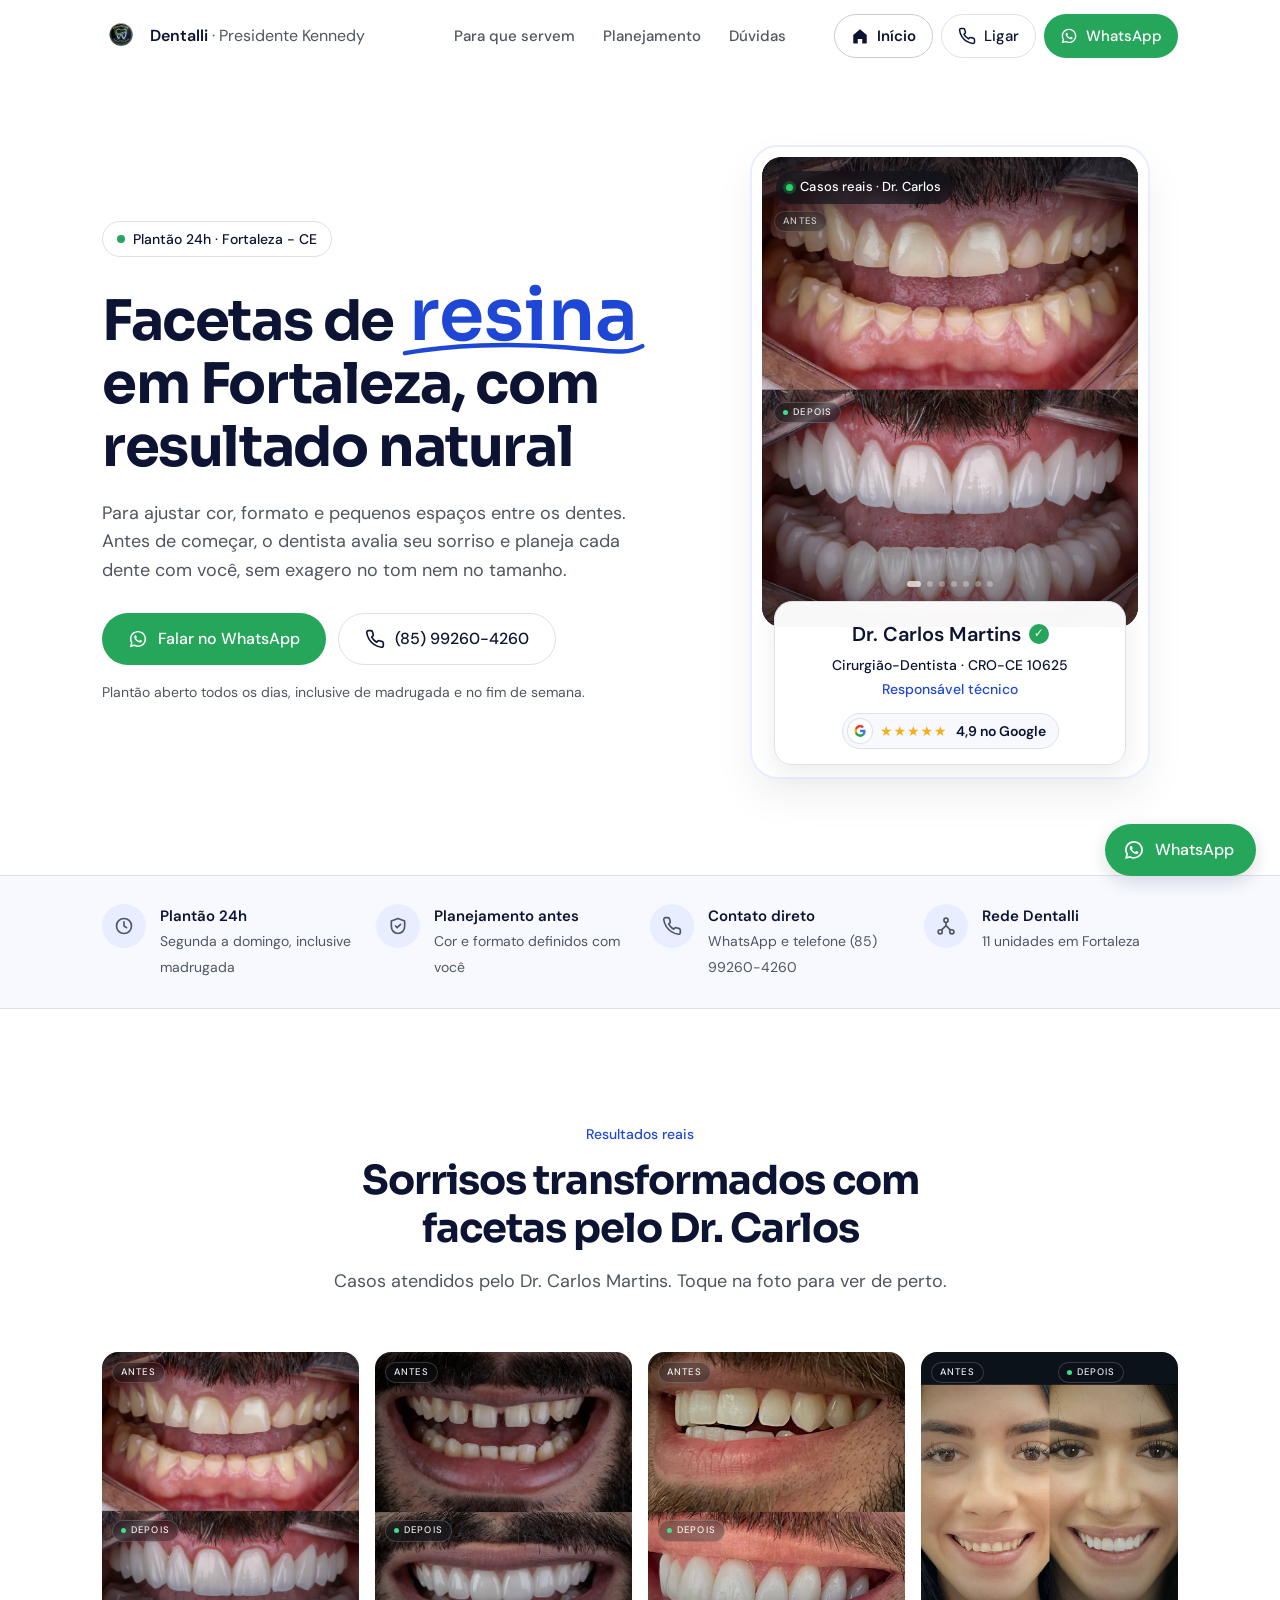
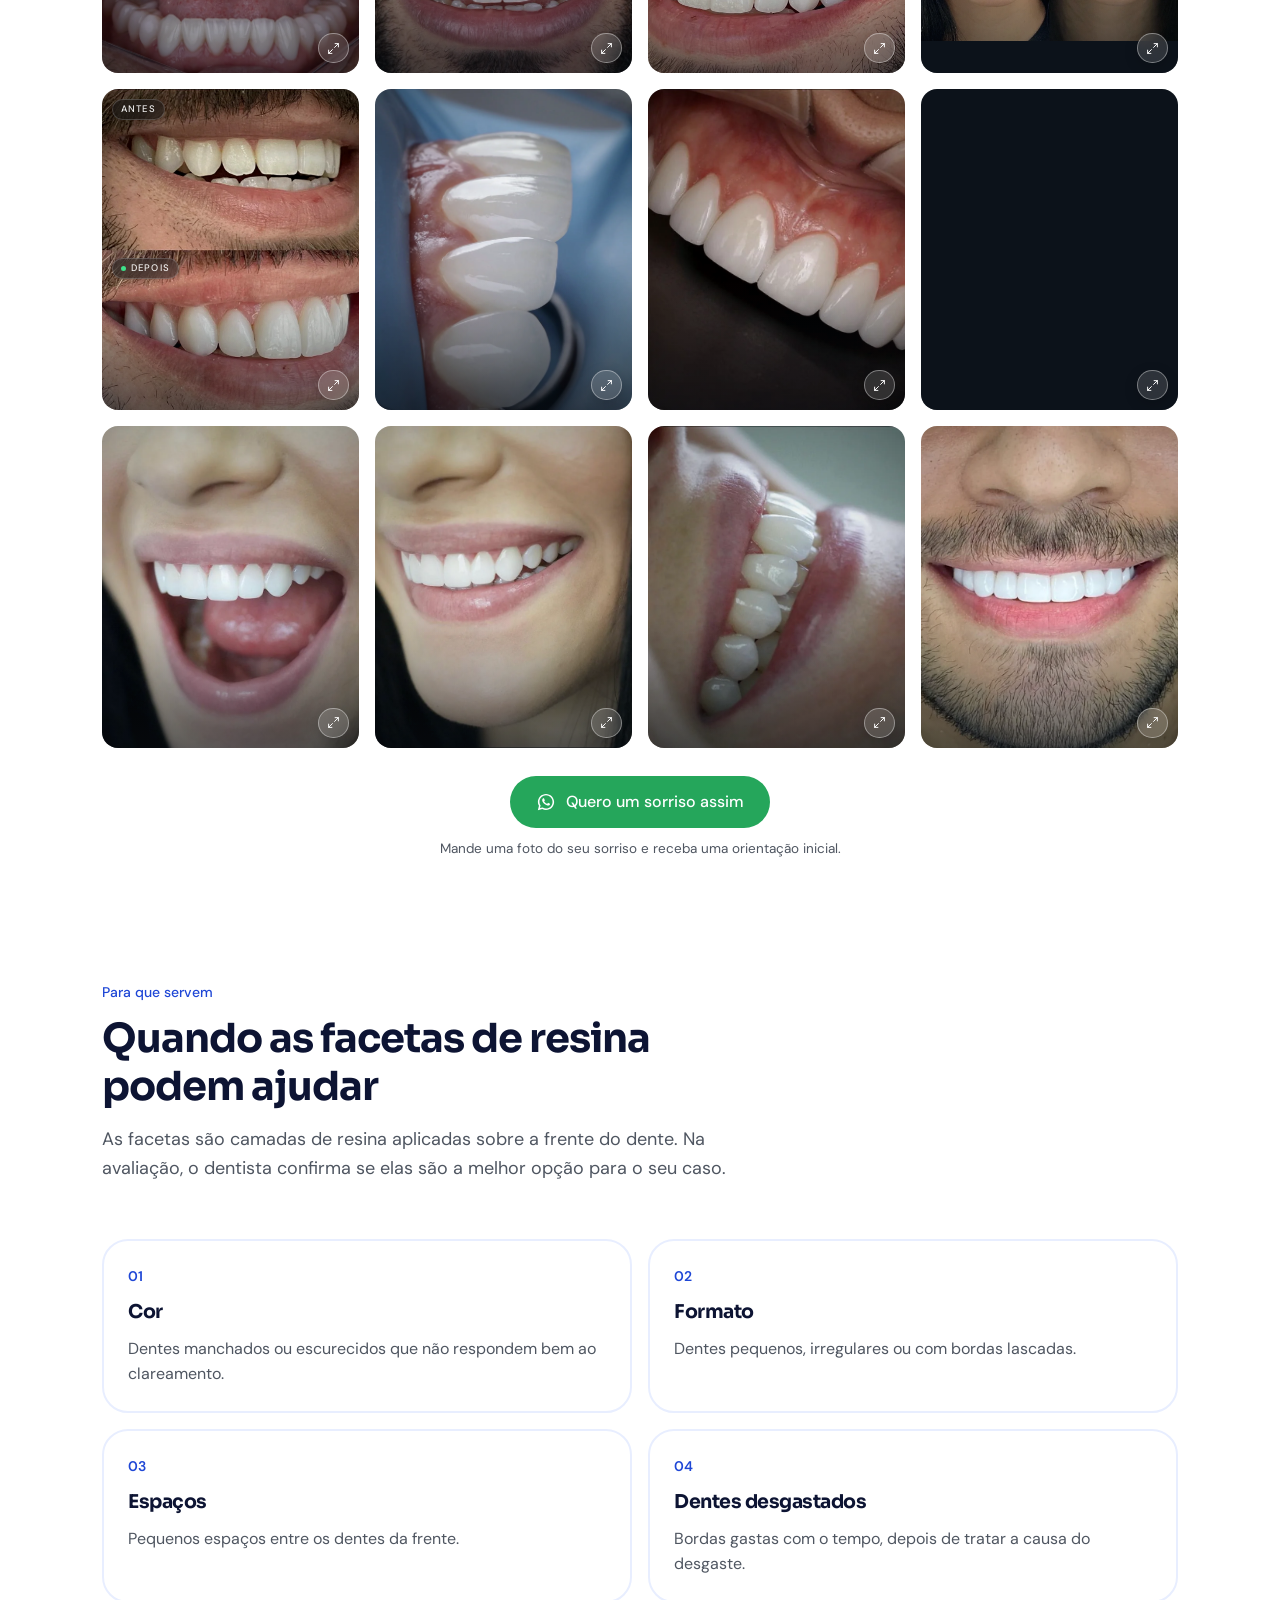
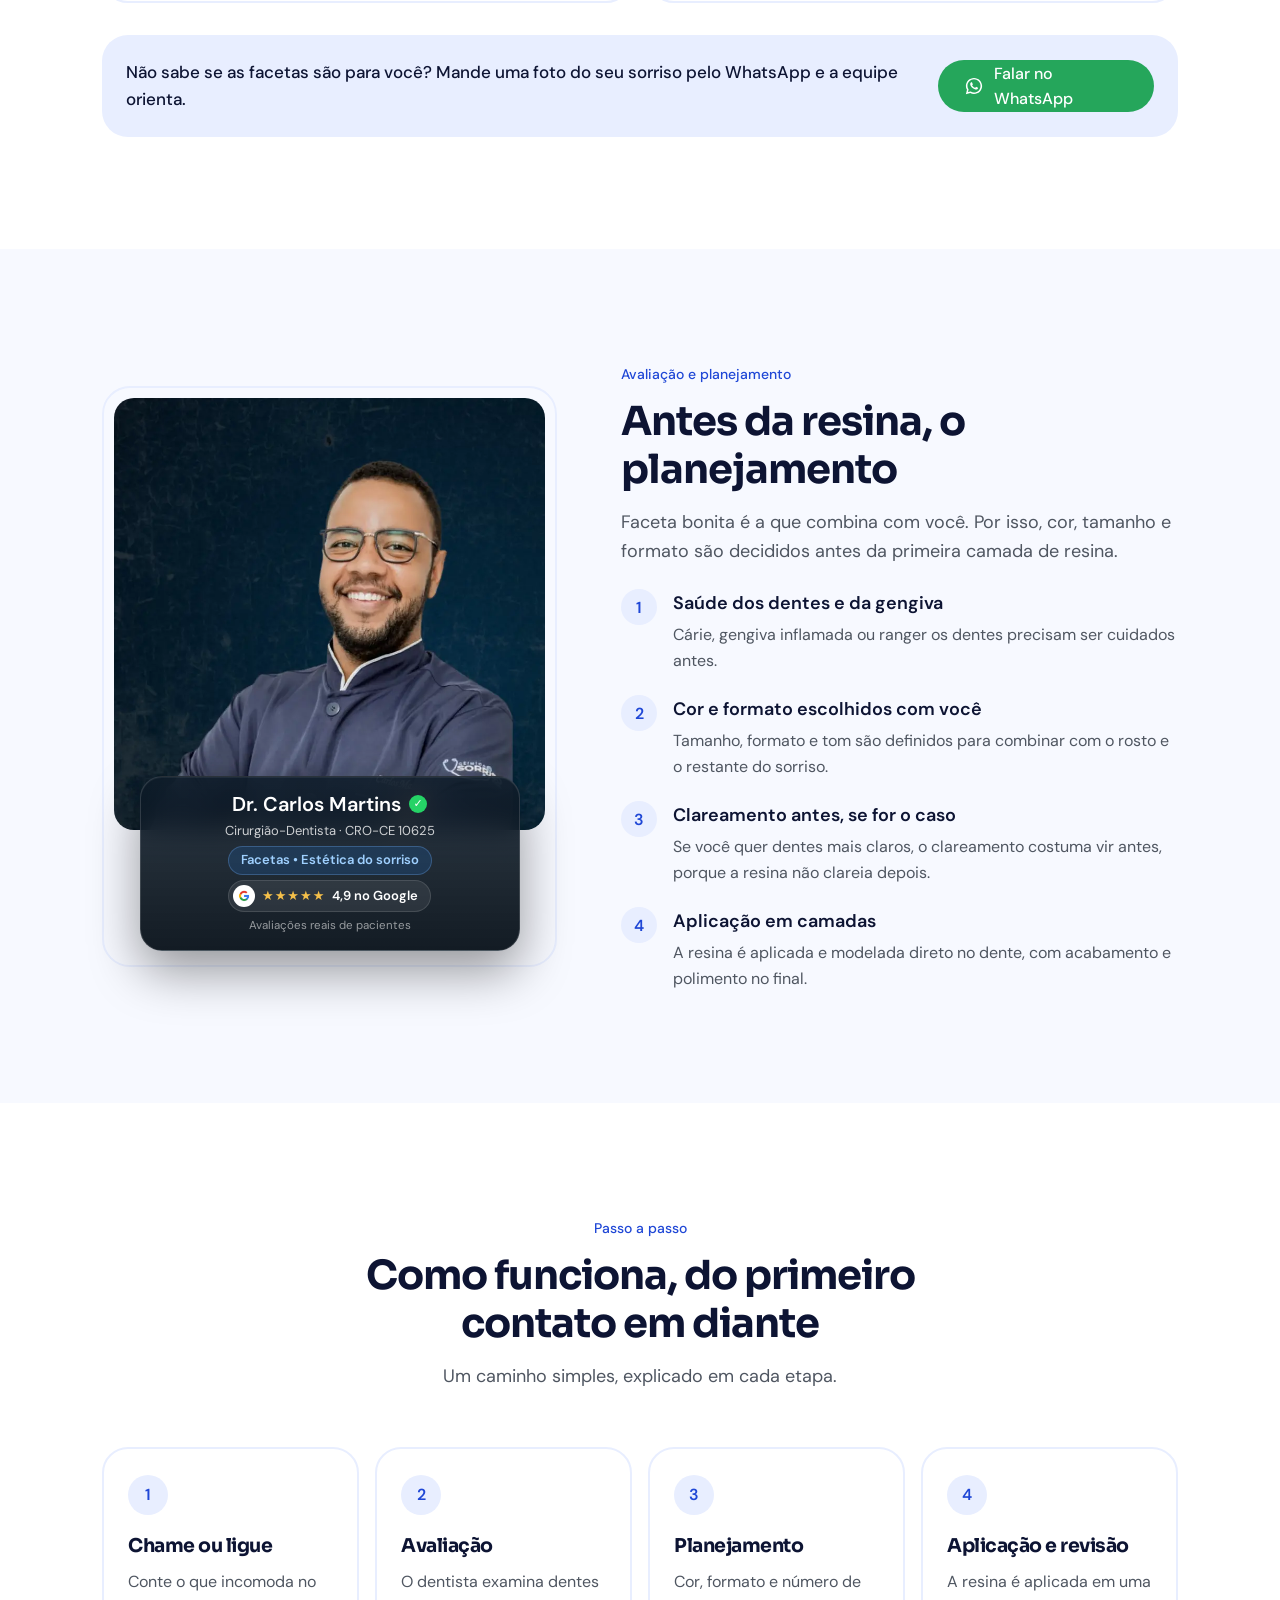
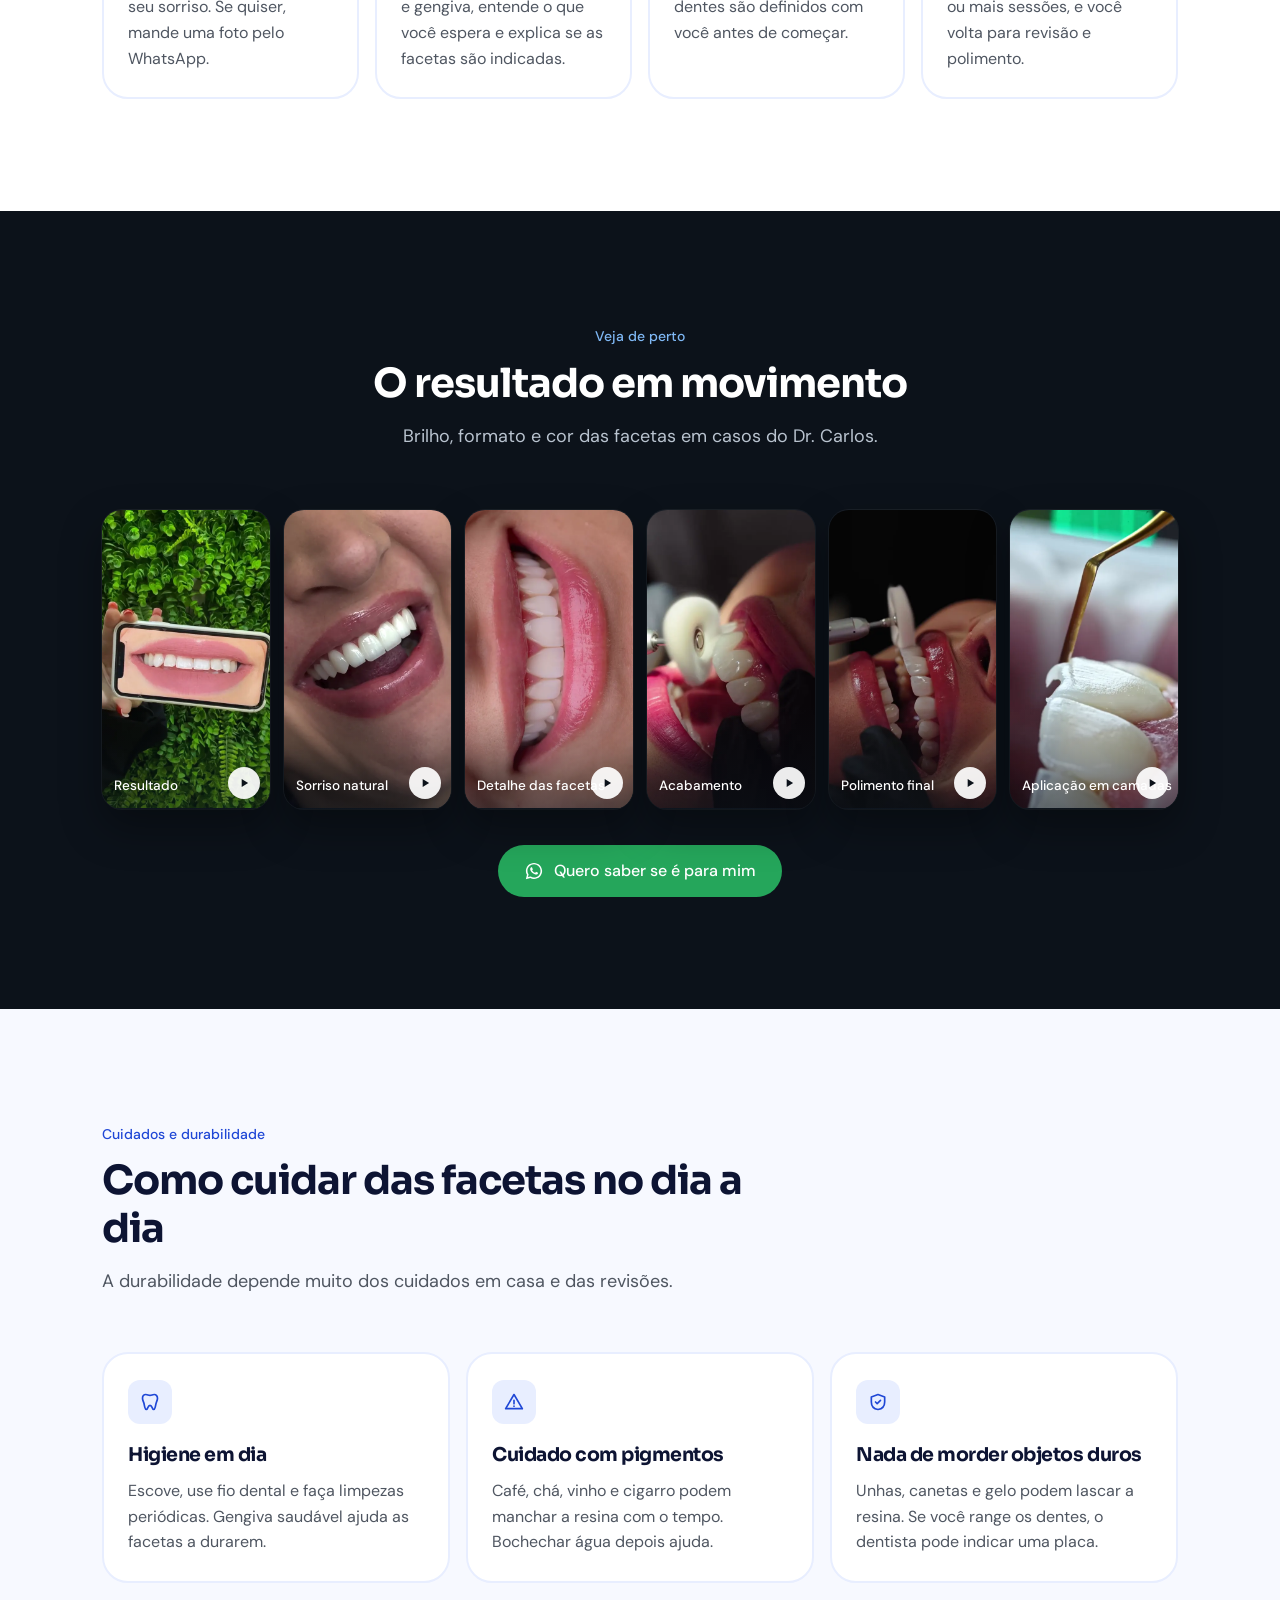
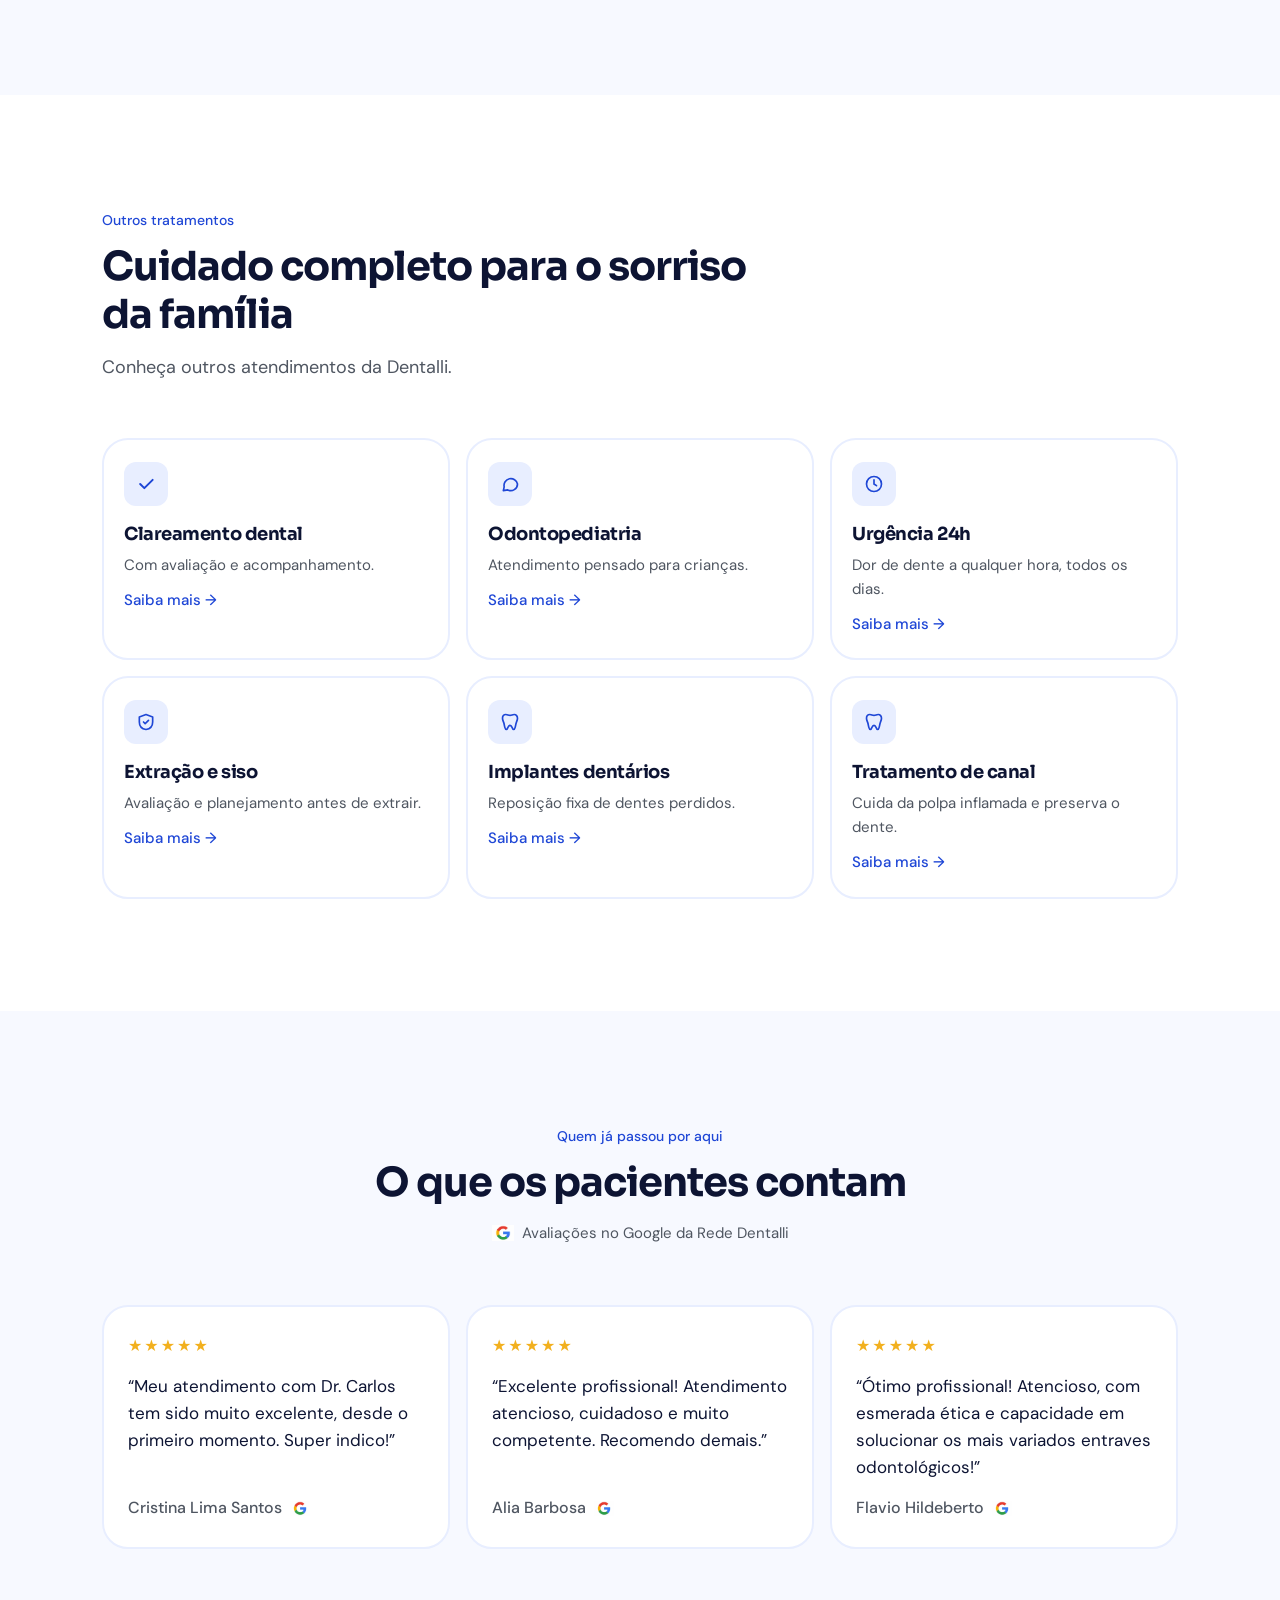
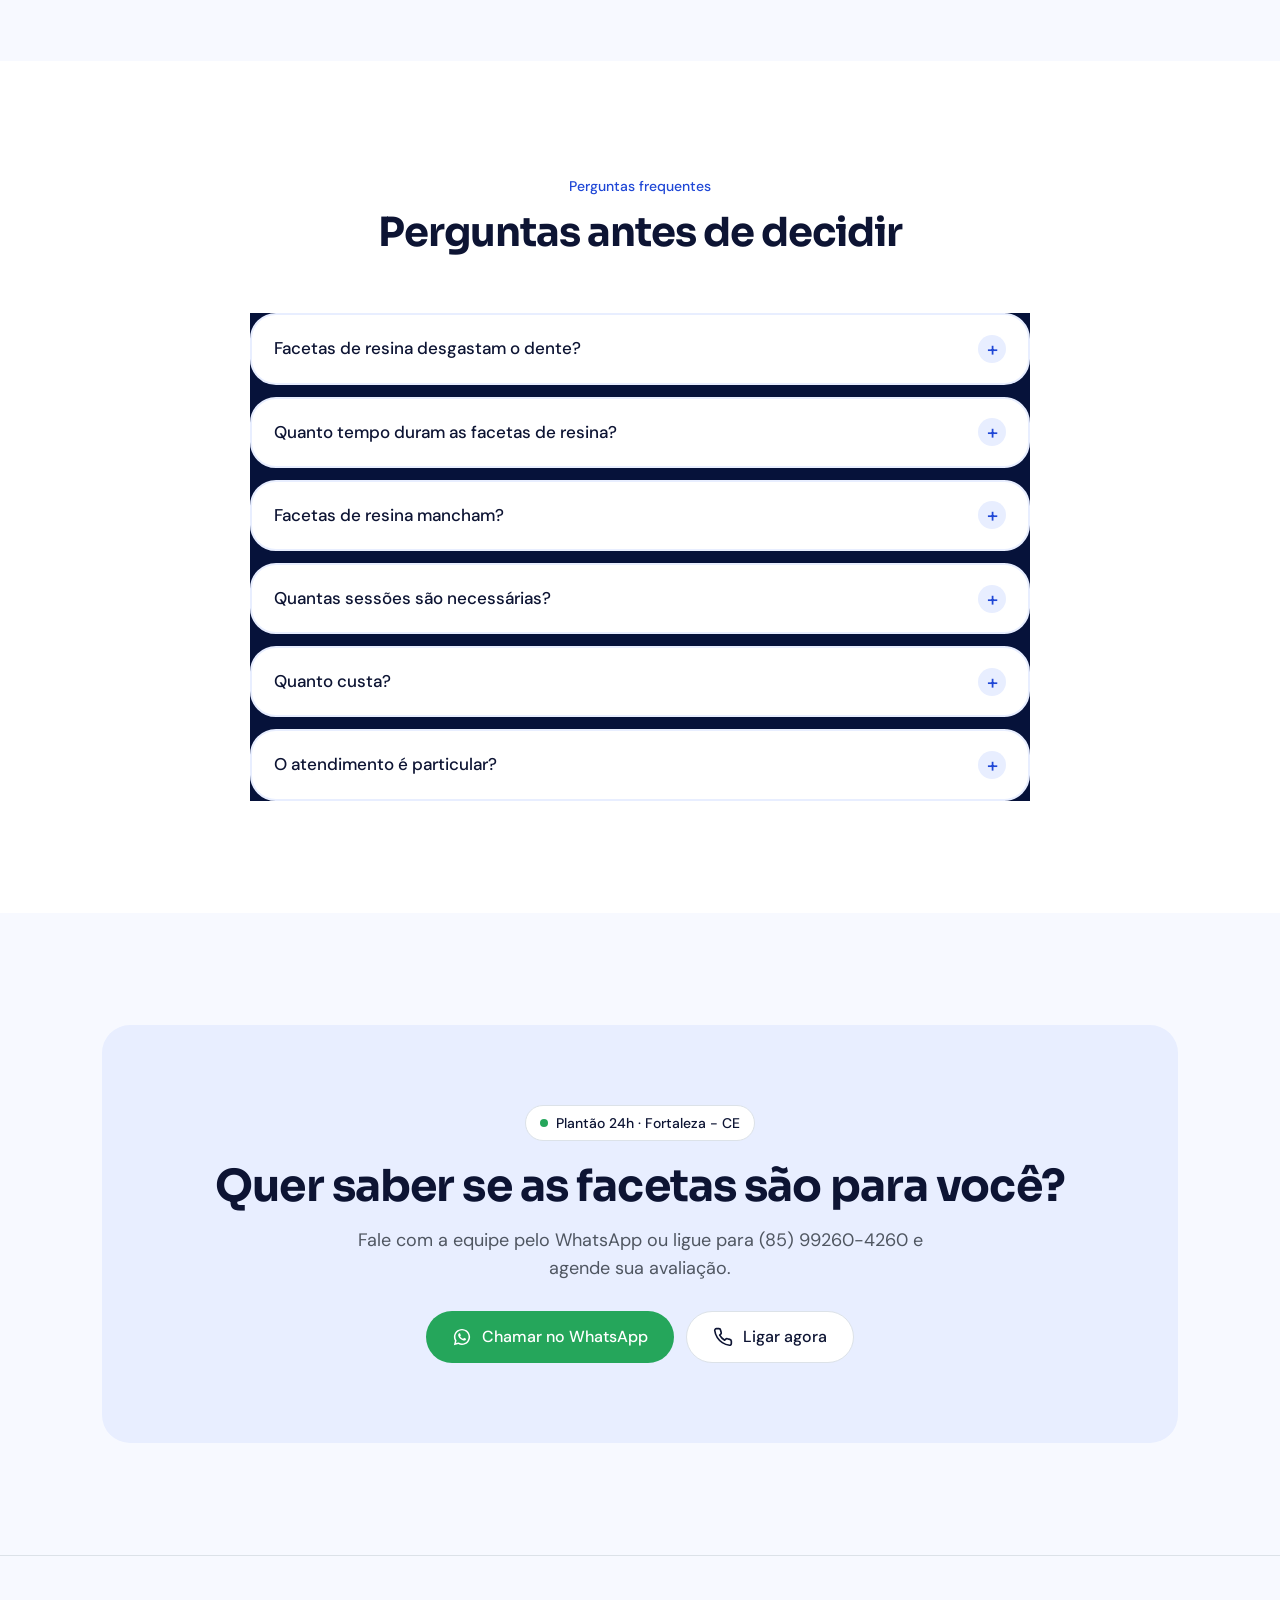
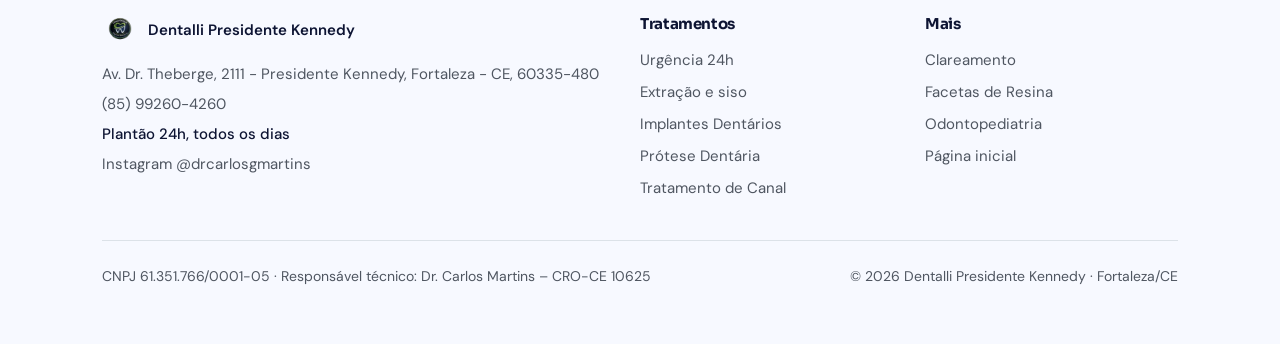
<file: facetas/index.html>
<!doctype html>
<html lang="pt-BR">

<head>
  <meta charset="utf-8" />
  <meta name="viewport" content="width=device-width,initial-scale=1" />
  <title>Facetas de Resina em Fortaleza | Resultado Natural | Dentalli</title>
  <meta name="description"
    content="Facetas de resina na Dentalli, em Fortaleza: avaliação e planejamento para ajustar cor, formato e pequenos espaços entre os dentes. Fale pelo WhatsApp." />

  <link rel="canonical" href="https://dentistasfortaleza.com/facetas/" />
  <meta name="robots" content="index, follow, max-image-preview:large" />
  <meta name="author" content="Dentalli Presidente Kennedy" />
  <meta name="theme-color" content="#FFFFFF" />

  <meta property="og:type" content="website" />
  <meta property="og:locale" content="pt_BR" />
  <meta property="og:site_name" content="Dentalli Presidente Kennedy" />
  <meta property="og:title" content="Facetas de resina em Fortaleza | Dentalli" />
  <meta property="og:description"
    content="Facetas de resina na Dentalli, em Fortaleza: avaliação e planejamento para ajustar cor, formato e pequenos espaços entre os dentes. Fale pelo WhatsApp." />
  <meta property="og:url" content="https://dentistasfortaleza.com/facetas/" />
  <meta property="og:image" content="https://dentistasfortaleza.com/facetas/assets/img/facetas-sorriso.webp" />

  <meta name="twitter:card" content="summary_large_image" />
  <meta name="twitter:title" content="Facetas de resina em Fortaleza | Dentalli" />
  <meta name="twitter:description"
    content="Facetas de resina na Dentalli, em Fortaleza: avaliação e planejamento para ajustar cor, formato e pequenos espaços entre os dentes. Fale pelo WhatsApp." />
  <meta name="twitter:image" content="https://dentistasfortaleza.com/facetas/assets/img/facetas-sorriso.webp" />

  <link rel="preconnect" href="https://fonts.googleapis.com" />
  <link rel="preconnect" href="https://fonts.gstatic.com" crossorigin />
  <link rel="stylesheet" href="https://fonts.googleapis.com/css2?family=Outfit:wght@400;500;600&amp;display=swap" />
  <!-- Caveat só é usada na palavra em destaque do H1: carrega apenas essas letras -->
  <link rel="stylesheet" href="https://fonts.googleapis.com/css2?family=Caveat:wght@600&amp;text=resina&amp;display=swap" />

  <link rel="preload" as="image" href="./assets/img/facetas-sorriso.webp" />
  <link rel="stylesheet" href="./css/facetas.css" />

  <script type="application/ld+json">
{
  "@context": "https://schema.org",
  "@graph": [
    {
      "@type": "Dentist",
      "@id": "https://dentistasfortaleza.com/#dentalli",
      "name": "Dentalli Presidente Kennedy",
      "url": "https://dentistasfortaleza.com/",
      "logo": "https://dentistasfortaleza.com/assets/img/logo-dentalli.webp",
      "image": "https://dentistasfortaleza.com/facetas/assets/img/facetas-sorriso.webp",
      "telephone": "+55 85 99260-4260",
      "address": {
        "@type": "PostalAddress",
        "streetAddress": "Av. Dr. Theberge, 2111",
        "addressLocality": "Fortaleza",
        "addressRegion": "CE",
        "postalCode": "60335-480",
        "addressCountry": "BR"
      },
      "openingHours": "Mo-Su 00:00-23:59",
      "areaServed": {
        "@type": "City",
        "name": "Fortaleza"
      },
      "sameAs": [
        "https://www.instagram.com/drcarlosgmartins/"
      ],
      "employee": {
        "@type": "Person",
        "name": "Dr. Carlos Martins",
        "jobTitle": "Cirurgião-dentista – Responsável técnico (CRO-CE 10625)"
      }
    },
    {
      "@type": "WebPage",
      "@id": "https://dentistasfortaleza.com/facetas/#webpage",
      "url": "https://dentistasfortaleza.com/facetas/",
      "name": "Facetas de Resina em Fortaleza | Resultado Natural | Dentalli",
      "inLanguage": "pt-BR",
      "about": {
        "@id": "https://dentistasfortaleza.com/#dentalli"
      }
    },
    {
      "@type": "FAQPage",
      "@id": "https://dentistasfortaleza.com/facetas/#faq",
      "mainEntity": [
        {
          "@type": "Question",
          "name": "Facetas de resina desgastam o dente?",
          "acceptedAnswer": {
            "@type": "Answer",
            "text": "Na maioria dos casos o desgaste é mínimo ou nenhum, porque a resina é aplicada sobre o dente. Na avaliação, o dentista explica se o seu caso precisa de algum preparo."
          }
        },
        {
          "@type": "Question",
          "name": "Quanto tempo duram as facetas de resina?",
          "acceptedAnswer": {
            "@type": "Answer",
            "text": "Depende dos cuidados, da mordida e dos hábitos de cada pessoa. Com higiene em dia e revisões, elas costumam durar anos e podem receber polimento e reparos."
          }
        },
        {
          "@type": "Question",
          "name": "Facetas de resina mancham?",
          "acceptedAnswer": {
            "@type": "Answer",
            "text": "Podem manchar com o tempo, principalmente com café, chá, vinho e cigarro. O polimento nas revisões ajuda a manter o brilho."
          }
        },
        {
          "@type": "Question",
          "name": "Quantas sessões são necessárias?",
          "acceptedAnswer": {
            "@type": "Answer",
            "text": "Depende do número de dentes e do planejamento. O prazo do seu caso é informado na avaliação."
          }
        },
        {
          "@type": "Question",
          "name": "Quanto custa?",
          "acceptedAnswer": {
            "@type": "Answer",
            "text": "O valor é informado depois da avaliação, porque depende do número de dentes e do planejamento."
          }
        },
        {
          "@type": "Question",
          "name": "O atendimento é particular?",
          "acceptedAnswer": {
            "@type": "Answer",
            "text": "Sim. O atendimento é particular e a clínica não atende convênio."
          }
        }
      ]
    }
  ]
}
  </script>

  <!-- Google Tag Manager -->
  <script>(function(w,d,s,l,i){w[l]=w[l]||[];w[l].push({'gtm.start':
  new Date().getTime(),event:'gtm.js'});var f=d.getElementsByTagName(s)[0],
  j=d.createElement(s),dl=l!='dataLayer'?'&l='+l:'';j.async=true;j.src=
  'https://www.googletagmanager.com/gtm.js?id='+i+dl;f.parentNode.insertBefore(j,f);
  })(window,document,'script','dataLayer','GTM-T4L43JB3');</script>
  <!-- End Google Tag Manager -->
  <link rel="stylesheet" href="../css/voltar-home.css" />
  <link rel="stylesheet" href="./casos/casos.css" />
<!-- identidade visual -->
<link rel="preconnect" href="https://fonts.googleapis.com">
<link rel="preconnect" href="https://fonts.gstatic.com" crossorigin>
<link rel="stylesheet" href="https://fonts.googleapis.com/css2?family=Sora:wght@600;700;800&amp;family=DM+Sans:wght@400;500;600;700&amp;display=swap">
<link rel="stylesheet" href="/css/identidade.css?v=2">
</head>

<body>
  <!-- Google Tag Manager (noscript) -->
  <noscript><iframe src="https://www.googletagmanager.com/ns.html?id=GTM-T4L43JB3"
  height="0" width="0" style="display:none;visibility:hidden"></iframe></noscript>
  <!-- End Google Tag Manager (noscript) -->
  <a class="skip" href="#conteudo">Pular para o conteúdo</a>

  <!-- Ícones reutilizáveis -->
  <svg width="0" height="0" style="position:absolute" aria-hidden="true">
    <symbol id="i-wa" viewBox="0 0 32 32"><path fill="currentColor" d="M16 3C8.82 3 3 8.73 3 15.8c0 2.25.6 4.45 1.74 6.38L3 29l7.02-1.82A13.1 13.1 0 0 0 16 28.6c7.18 0 13-5.73 13-12.8C29 8.73 23.18 3 16 3Zm0 23.3c-1.83 0-3.63-.48-5.2-1.39l-.37-.21-4.16 1.08 1.1-4.02-.24-.39a10.6 10.6 0 0 1-1.6-5.57c0-5.8 4.72-10.52 10.47-10.52 5.78 0 10.48 4.72 10.48 10.52S21.78 26.3 16 26.3Zm5.75-7.86c-.31-.16-1.82-.9-2.1-1-.28-.1-.48-.16-.68.16-.2.31-.79 1-.97 1.2-.18.2-.36.23-.67.08-.31-.16-1.3-.48-2.48-1.53-.92-.82-1.54-1.84-1.72-2.15-.18-.31-.02-.48.14-.63.14-.14.31-.36.46-.54.15-.18.2-.31.31-.52.1-.21.05-.39-.03-.55-.08-.16-.68-1.64-.93-2.25-.25-.6-.5-.52-.68-.53h-.58c-.2 0-.52.08-.8.39-.28.31-1.07 1.05-1.07 2.57s1.1 2.98 1.25 3.19c.15.21 2.15 3.3 5.22 4.62.73.32 1.3.5 1.74.64.74.23 1.41.2 1.94.12.59-.09 1.82-.74 2.08-1.46.26-.72.26-1.34.18-1.46-.08-.12-.28-.2-.59-.36Z"/></symbol>
    <symbol id="i-phone" viewBox="0 0 24 24"><path fill="none" stroke="currentColor" stroke-width="2" stroke-linecap="round" stroke-linejoin="round" d="M22 16.9v3a2 2 0 0 1-2.2 2 19.8 19.8 0 0 1-8.6-3.1 19.5 19.5 0 0 1-6-6A19.8 19.8 0 0 1 2.1 4.2 2 2 0 0 1 4.1 2h3a2 2 0 0 1 2 1.7c.1.9.4 1.8.7 2.7a2 2 0 0 1-.5 2.1L8 9.8a16 16 0 0 0 6 6l1.3-1.3a2 2 0 0 1 2.1-.4c.9.3 1.8.6 2.7.7a2 2 0 0 1 1.7 2Z"/></symbol>
    <symbol id="i-pin" viewBox="0 0 24 24"><path fill="none" stroke="currentColor" stroke-width="2" stroke-linecap="round" stroke-linejoin="round" d="M12 22s7-6.1 7-12a7 7 0 1 0-14 0c0 5.9 7 12 7 12Z"/><circle cx="12" cy="10" r="2.5" fill="none" stroke="currentColor" stroke-width="2"/></symbol>
    <symbol id="i-clock" viewBox="0 0 24 24"><circle cx="12" cy="12" r="9" fill="none" stroke="currentColor" stroke-width="2"/><path fill="none" stroke="currentColor" stroke-width="2" stroke-linecap="round" d="M12 7v5l3 2"/></symbol>
    <symbol id="i-chat" viewBox="0 0 24 24"><path fill="none" stroke="currentColor" stroke-width="2" stroke-linecap="round" stroke-linejoin="round" d="M21 12a8 8 0 0 1-11.6 7.1L4 20l1-4.6A8 8 0 1 1 21 12Z"/></symbol>
    <symbol id="i-shield" viewBox="0 0 24 24"><path fill="none" stroke="currentColor" stroke-width="2" stroke-linecap="round" stroke-linejoin="round" d="M12 3 4 6v6c0 5 3.4 8.3 8 9 4.6-.7 8-4 8-9V6l-8-3Z"/><path fill="none" stroke="currentColor" stroke-width="2" stroke-linecap="round" stroke-linejoin="round" d="m9 12 2 2 4-4"/></symbol>
    <symbol id="i-check" viewBox="0 0 24 24"><path fill="none" stroke="currentColor" stroke-width="2.4" stroke-linecap="round" stroke-linejoin="round" d="M5 12l5 5L20 7"/></symbol>
    <symbol id="i-alert" viewBox="0 0 24 24"><path fill="none" stroke="currentColor" stroke-width="2" stroke-linecap="round" stroke-linejoin="round" d="M12 3 2 20h20L12 3Z"/><path fill="none" stroke="currentColor" stroke-width="2" stroke-linecap="round" d="M12 10v4m0 3h.01"/></symbol>
    <symbol id="i-tooth" viewBox="0 0 24 24"><path fill="none" stroke="currentColor" stroke-width="2" stroke-linejoin="round" d="M7 3c-2.5 0-4 2-4 4.5 0 2 .8 3.4 1.4 5 .7 2 .9 4 1.4 6 .3 1.3.9 2.5 1.9 2.5 1.6 0 1.6-5 4.3-5s2.7 5 4.3 5c1 0 1.6-1.2 1.9-2.5.5-2 .7-4 1.4-6 .6-1.6 1.4-3 1.4-5C21 5 19.5 3 17 3c-2 0-3 1-5 1S9 3 7 3Z"/></symbol>
    <symbol id="i-network" viewBox="0 0 24 24"><circle cx="12" cy="5" r="2.5" fill="none" stroke="currentColor" stroke-width="2"/><circle cx="5" cy="19" r="2.5" fill="none" stroke="currentColor" stroke-width="2"/><circle cx="19" cy="19" r="2.5" fill="none" stroke="currentColor" stroke-width="2"/><path fill="none" stroke="currentColor" stroke-width="2" d="M12 7.5v4M12 11.5 6.5 17M12 11.5l5.5 5.5"/></symbol>
  </svg>

  <!-- Cabeçalho -->
  <header class="header">
    <div class="wrap header__inner">
      <a class="brand" href="../" aria-label="Dentalli Presidente Kennedy — página inicial">
        <img src="./assets/img/logo-dentalli.webp" alt="Logo Clínica Dentalli" width="38" height="38" />
        <span class="brand__name">Dentalli <span>· Presidente Kennedy</span></span>
      </a>
      <nav class="header__nav" aria-label="Seções da página">
        <a href="#para-que-servem">Para que servem</a>
        <a href="#planejamento">Planejamento</a>
        <a href="#duvidas">Dúvidas</a>
      </nav>
      <div class="header__cta">
        <a class="homeBtn" href="../" aria-label="Voltar para a página inicial"><svg viewBox="0 0 24 24" aria-hidden="true"><path fill="currentColor" d="M3 10.5 12 3l9 7.5V21a1 1 0 0 1-1 1h-5v-6H9v6H4a1 1 0 0 1-1-1z"/></svg><span>Início</span></a>
        <a class="topbar__btn" href="tel:+5585992604260" data-tel-link aria-label="Ligar para a Dentalli Presidente Kennedy">
          <svg aria-hidden="true"><use href="#i-phone" /></svg><span class="lbl">Ligar</span>
        </a>
        <a class="header__wa" href="#" data-whatsapp data-wa-context="wppTopoFacetas" aria-label="Falar no WhatsApp">
          <svg aria-hidden="true"><use href="#i-wa" /></svg><span class="lbl">WhatsApp</span>
        </a>
      </div>
    </div>
  </header>

  <main id="conteudo">

    <!-- HERO -->
    <section class="hero">
      <div class="wrap hero__grid">
        <div class="hero__text">
          <span class="pill reveal">Plantão 24h · Fortaleza - CE</span>
          <h1 class="reveal reveal--d1">Facetas de
            <span class="hl">resina<svg class="hl__line" viewBox="0 0 200 20" preserveAspectRatio="none" aria-hidden="true"><path d="M4 13 C 40 6, 88 4, 132 8 S 184 14, 196 7" /></svg></span>
            em Fortaleza, com resultado natural</h1>
          <p class="hero__sub reveal reveal--d2">
            Para ajustar cor, formato e pequenos espaços entre os dentes. Antes de começar, o dentista avalia seu sorriso e planeja cada dente com você, sem exagero no tom nem no tamanho.
          </p>
          <div class="hero__actions reveal reveal--d3">
            <a class="btn btn--wa" href="#" data-whatsapp data-wa-context="wppHeroFacetas">
              <svg aria-hidden="true"><use href="#i-wa" /></svg>Falar no WhatsApp
            </a>
            <a class="btn btn--ghost" href="tel:+5585992604260" data-tel-link>
              <svg aria-hidden="true"><use href="#i-phone" /></svg>(85) 99260-4260
            </a>
          </div>
          <p class="hero__note reveal reveal--d3">Plantão aberto todos os dias, inclusive de madrugada e no fim de semana.</p>
        </div>

        <div class="hero__media reveal reveal--d2">
          <div class="docCard">
            <div class="caseSlider" data-case-slider aria-roledescription="carrossel" aria-label="Casos reais de facetas do Dr. Carlos Martins">
              <div class="caseSlider__track">
                <figure class="caseSlide is-active"><img src="./casos/facetas-01.webp" fetchpriority="high" alt="Antes e depois: dentes amarelados e desgastados transformados com facetas" width="1080" height="1316" /><span class="caseBadge caseBadge--before">Antes</span><span class="caseBadge caseBadge--after">Depois</span></figure>
                <figure class="caseSlide" aria-hidden="true"><img data-src="./casos/facetas-02.webp" alt="Antes e depois: espaço entre os dentes da frente fechado com facetas" width="1080" height="1338" /><span class="caseBadge caseBadge--before">Antes</span><span class="caseBadge caseBadge--after">Depois</span></figure>
                <figure class="caseSlide" aria-hidden="true"><img data-src="./casos/facetas-05.webp" alt="Antes e depois de facetas, vista de frente do sorriso" width="828" height="1034" /><span class="caseBadge caseBadge--before">Antes</span><span class="caseBadge caseBadge--after">Depois</span></figure>
                <figure class="caseSlide" aria-hidden="true"><img data-src="./casos/facetas-13.webp" alt="Facetas em sorriso masculino, vista lateral" width="828" height="1026" /></figure>
                <figure class="caseSlide" aria-hidden="true"><img data-src="./casos/facetas-03.webp" alt="Antes e depois de facetas, vista lateral do sorriso" width="1033" height="1280" /><span class="caseBadge caseBadge--before">Antes</span><span class="caseBadge caseBadge--after">Depois</span></figure>
                <figure class="caseSlide" aria-hidden="true"><img data-src="./casos/facetas-06.webp" alt="Detalhe do brilho e do acabamento das facetas" width="1080" height="1342" /></figure>
                <figure class="caseSlide" aria-hidden="true"><img data-src="./casos/facetas-12.webp" alt="Sorriso masculino com facetas" width="824" height="828" /></figure>
              </div>
              <span class="caseSlider__tag">Casos reais · Dr. Carlos</span>
              <div class="caseSlider__dots"><button type="button" aria-label="Caso 1" class="is-active"></button><button type="button" aria-label="Caso 2"></button><button type="button" aria-label="Caso 3"></button><button type="button" aria-label="Caso 4"></button><button type="button" aria-label="Caso 5"></button><button type="button" aria-label="Caso 6"></button><button type="button" aria-label="Caso 7"></button></div>
            </div>
            <div class="docCard__info">
              <p class="docCard__name"><strong>Dr. Carlos Martins</strong><span class="docCard__check" aria-label="Profissional verificado">✓</span></p>
              <p class="docCard__role">Cirurgião-Dentista · CRO-CE 10625</p>
              <p class="docCard__area">Responsável técnico</p>
              <p class="docCard__rating"><img src="../assets/img/google-logo.webp" alt="Google" width="18" height="18" loading="lazy" /><span class="docCard__stars" aria-label="5 estrelas">★★★★★</span><b>4,9 no Google</b></p>
            </div>
          </div>
        </div>
      </div>
    </section>

    <!-- FAIXA DE DESTAQUES -->
    <div class="strip">
      <div class="wrap">
        <ul class="strip__grid reveal">
          <li class="strip__item">
            <span class="strip__icon"><svg aria-hidden="true"><use href="#i-clock" /></svg></span>
            <div><strong>Plantão 24h</strong><span>Segunda a domingo, inclusive madrugada</span></div>
          </li>
          <li class="strip__item">
            <span class="strip__icon"><svg aria-hidden="true"><use href="#i-shield" /></svg></span>
            <div><strong>Planejamento antes</strong><span>Cor e formato definidos com você</span></div>
          </li>
          <li class="strip__item">
            <span class="strip__icon"><svg aria-hidden="true"><use href="#i-phone" /></svg></span>
            <div><strong>Contato direto</strong><span>WhatsApp e telefone (85) 99260-4260</span></div>
          </li>
          <li class="strip__item">
            <span class="strip__icon"><svg aria-hidden="true"><use href="#i-network" /></svg></span>
            <div><strong>Rede Dentalli</strong><span>11 unidades em Fortaleza</span></div>
          </li>
        </ul>
      </div>
    </div>
    <!-- CASOS REAIS DE FACETAS -->
    <section class="section casesSec" id="casos">
      <div class="wrap">
        <div class="head head--center reveal">
          <span class="eyebrow">Resultados reais</span>
          <h2 class="h2">Sorrisos transformados com facetas pelo Dr. Carlos</h2>
          <p class="lead">Casos atendidos pelo Dr. Carlos Martins. Toque na foto para ver de perto.</p>
        </div>
        <ul class="caseGrid" data-case-grid>
          <li class="caseItem reveal"><button type="button" data-full="./casos/facetas-01.webp" aria-label="Ampliar: Antes e depois: dentes amarelados e desgastados transformados com facetas"><img src="./casos/facetas-01.webp" alt="Antes e depois: dentes amarelados e desgastados transformados com facetas" width="1080" height="1316" loading="lazy" decoding="async" /><span class="caseBadge caseBadge--before">Antes</span><span class="caseBadge caseBadge--after">Depois</span><span class="caseItem__zoom" aria-hidden="true"><svg viewBox="0 0 24 24"><path d="M15 3h6v6M9 21H3v-6M21 3l-7 7M3 21l7-7"/></svg><em>Ver caso</em></span></button></li>
          <li class="caseItem reveal"><button type="button" data-full="./casos/facetas-02.webp" aria-label="Ampliar: Antes e depois: espaço entre os dentes da frente fechado com facetas"><img src="./casos/facetas-02.webp" alt="Antes e depois: espaço entre os dentes da frente fechado com facetas" width="1080" height="1338" loading="lazy" decoding="async" /><span class="caseBadge caseBadge--before">Antes</span><span class="caseBadge caseBadge--after">Depois</span><span class="caseItem__zoom" aria-hidden="true"><svg viewBox="0 0 24 24"><path d="M15 3h6v6M9 21H3v-6M21 3l-7 7M3 21l7-7"/></svg><em>Ver caso</em></span></button></li>
          <li class="caseItem reveal"><button type="button" data-full="./casos/facetas-03.webp" aria-label="Ampliar: Antes e depois de facetas, vista lateral do sorriso"><img src="./casos/facetas-03.webp" alt="Antes e depois de facetas, vista lateral do sorriso" width="1033" height="1280" loading="lazy" decoding="async" /><span class="caseBadge caseBadge--before">Antes</span><span class="caseBadge caseBadge--after">Depois</span><span class="caseItem__zoom" aria-hidden="true"><svg viewBox="0 0 24 24"><path d="M15 3h6v6M9 21H3v-6M21 3l-7 7M3 21l7-7"/></svg><em>Ver caso</em></span></button></li>
          <li class="caseItem caseItem--fit reveal"><button type="button" data-full="./casos/facetas-04.webp" aria-label="Ampliar: Antes e depois de facetas: sorriso mais claro e alinhado"><img src="./casos/facetas-04.webp" alt="Antes e depois de facetas: sorriso mais claro e alinhado" width="828" height="826" loading="lazy" decoding="async" /><span class="caseBadge caseBadge--before caseBadge--hl">Antes</span><span class="caseBadge caseBadge--after caseBadge--hr">Depois</span><span class="caseItem__zoom" aria-hidden="true"><svg viewBox="0 0 24 24"><path d="M15 3h6v6M9 21H3v-6M21 3l-7 7M3 21l7-7"/></svg><em>Ver caso</em></span></button></li>
          <li class="caseItem reveal"><button type="button" data-full="./casos/facetas-05.webp" aria-label="Ampliar: Antes e depois de facetas, vista de frente do sorriso"><img src="./casos/facetas-05.webp" alt="Antes e depois de facetas, vista de frente do sorriso" width="828" height="1034" loading="lazy" decoding="async" /><span class="caseBadge caseBadge--before">Antes</span><span class="caseBadge caseBadge--after">Depois</span><span class="caseItem__zoom" aria-hidden="true"><svg viewBox="0 0 24 24"><path d="M15 3h6v6M9 21H3v-6M21 3l-7 7M3 21l7-7"/></svg><em>Ver caso</em></span></button></li>
          <li class="caseItem reveal"><button type="button" data-full="./casos/facetas-06.webp" aria-label="Ampliar: Detalhe do brilho e do acabamento das facetas"><img src="./casos/facetas-06.webp" alt="Detalhe do brilho e do acabamento das facetas" width="1080" height="1342" loading="lazy" decoding="async" /><span class="caseItem__zoom" aria-hidden="true"><svg viewBox="0 0 24 24"><path d="M15 3h6v6M9 21H3v-6M21 3l-7 7M3 21l7-7"/></svg><em>Ver caso</em></span></button></li>
          <li class="caseItem caseItem--more reveal"><button type="button" data-full="./casos/facetas-07.webp" aria-label="Ampliar: Facetas vistas de perto, com formato natural"><img src="./casos/facetas-07.webp" alt="Facetas vistas de perto, com formato natural" width="828" height="822" loading="lazy" decoding="async" /><span class="caseItem__zoom" aria-hidden="true"><svg viewBox="0 0 24 24"><path d="M15 3h6v6M9 21H3v-6M21 3l-7 7M3 21l7-7"/></svg><em>Ver caso</em></span></button></li>
          <li class="caseItem caseItem--more reveal"><button type="button" data-full="./casos/facetas-08.webp" aria-label="Ampliar: Sorriso com facetas"><img src="./casos/facetas-08.webp" alt="Sorriso com facetas" width="828" height="642" loading="lazy" decoding="async" /><span class="caseItem__zoom" aria-hidden="true"><svg viewBox="0 0 24 24"><path d="M15 3h6v6M9 21H3v-6M21 3l-7 7M3 21l7-7"/></svg><em>Ver caso</em></span></button></li>
          <li class="caseItem caseItem--more reveal"><button type="button" data-full="./casos/facetas-09.webp" aria-label="Ampliar: Sorriso aberto com facetas"><img src="./casos/facetas-09.webp" alt="Sorriso aberto com facetas" width="828" height="808" loading="lazy" decoding="async" /><span class="caseItem__zoom" aria-hidden="true"><svg viewBox="0 0 24 24"><path d="M15 3h6v6M9 21H3v-6M21 3l-7 7M3 21l7-7"/></svg><em>Ver caso</em></span></button></li>
          <li class="caseItem caseItem--more reveal"><button type="button" data-full="./casos/facetas-10.webp" aria-label="Ampliar: Sorriso com facetas, resultado natural"><img src="./casos/facetas-10.webp" alt="Sorriso com facetas, resultado natural" width="828" height="826" loading="lazy" decoding="async" /><span class="caseItem__zoom" aria-hidden="true"><svg viewBox="0 0 24 24"><path d="M15 3h6v6M9 21H3v-6M21 3l-7 7M3 21l7-7"/></svg><em>Ver caso</em></span></button></li>
          <li class="caseItem caseItem--more reveal"><button type="button" data-full="./casos/facetas-11.webp" aria-label="Ampliar: Facetas vistas de lado"><img src="./casos/facetas-11.webp" alt="Facetas vistas de lado" width="828" height="828" loading="lazy" decoding="async" /><span class="caseItem__zoom" aria-hidden="true"><svg viewBox="0 0 24 24"><path d="M15 3h6v6M9 21H3v-6M21 3l-7 7M3 21l7-7"/></svg><em>Ver caso</em></span></button></li>
          <li class="caseItem caseItem--more reveal"><button type="button" data-full="./casos/facetas-12.webp" aria-label="Ampliar: Sorriso masculino com facetas"><img src="./casos/facetas-12.webp" alt="Sorriso masculino com facetas" width="824" height="828" loading="lazy" decoding="async" /><span class="caseItem__zoom" aria-hidden="true"><svg viewBox="0 0 24 24"><path d="M15 3h6v6M9 21H3v-6M21 3l-7 7M3 21l7-7"/></svg><em>Ver caso</em></span></button></li>
        </ul>
        <div class="casesMore"><button class="btn btn--ghost" type="button" data-cases-more>Ver mais casos</button></div>
        <div class="casesCta reveal">
          <a class="btn btn--wa" href="#" data-whatsapp data-wa-context="wppCasosFacetas"><svg aria-hidden="true"><use href="#i-wa" /></svg>Quero um sorriso assim</a>
          <small>Mande uma foto do seu sorriso e receba uma orientação inicial.</small>
        </div>
      </div>
    </section>

    <!-- PARA QUEM É INDICADO -->
    <section class="section" id="para-que-servem">
      <div class="wrap">
        <div class="head reveal">
          <span class="eyebrow">Para que servem</span>
          <h2 class="h2">Quando as facetas de resina podem ajudar</h2>
          <p class="lead">As facetas são camadas de resina aplicadas sobre a frente do dente. Na avaliação, o dentista confirma se elas são a melhor opção para o seu caso.</p>
        </div>
        <div class="cases cases--two">
          <article class="case reveal">
            <span class="case__n">01</span>
            <h3>Cor</h3>
            <p>Dentes manchados ou escurecidos que não respondem bem ao clareamento.</p>
          </article>
          <article class="case reveal reveal--d1">
            <span class="case__n">02</span>
            <h3>Formato</h3>
            <p>Dentes pequenos, irregulares ou com bordas lascadas.</p>
          </article>
          <article class="case reveal reveal--d2">
            <span class="case__n">03</span>
            <h3>Espaços</h3>
            <p>Pequenos espaços entre os dentes da frente.</p>
          </article>
          <article class="case reveal">
            <span class="case__n">04</span>
            <h3>Dentes desgastados</h3>
            <p>Bordas gastas com o tempo, depois de tratar a causa do desgaste.</p>
          </article>
        </div>
        <div class="cases__cta reveal">
          <p>Não sabe se as facetas são para você? Mande uma foto do seu sorriso pelo WhatsApp e a equipe orienta.</p>
          <a class="btn btn--wa" href="#" data-whatsapp data-wa-context="wppMeioFacetas">
              <svg aria-hidden="true"><use href="#i-wa" /></svg>Falar no WhatsApp
            </a>
        </div>
      </div>
    </section>

    <!-- AVALIAÇÃO E PLANEJAMENTO -->
    <section class="section section--paper" id="planejamento">
      <div class="wrap">
        <div class="split">
          <figure class="fig reveal">
            <div class="photo has-proCard"><img class="img--top" src="./assets/img/dr-carlos-full.webp" alt="Dr. Carlos Martins, cirurgião-dentista responsável pelo planejamento das facetas" width="825" height="1231" loading="lazy" /><div class="proCard"><div class="proCard__name"><strong>Dr. Carlos Martins</strong><span class="proCard__check" aria-label="Profissional verificado">✓</span></div><p class="proCard__meta">Cirurgião-Dentista · CRO-CE 10625</p><p class="proCard__spec">Facetas • Estética do sorriso</p><p class="proCard__rating"><img src="../assets/img/google-logo.webp" alt="Google" width="18" height="18" loading="lazy" /><span aria-label="5 estrelas">★★★★★</span><b>4,9 no Google</b></p><em class="proCard__note">Avaliações reais de pacientes</em></div></div>
          </figure>
          <div class="reveal reveal--d1">
            <span class="eyebrow">Avaliação e planejamento</span>
            <h2 class="h2">Antes da resina, o planejamento</h2>
            <p class="lead">Faceta bonita é a que combina com você. Por isso, cor, tamanho e formato são decididos antes da primeira camada de resina.</p>
            <ul class="plan__list plan__list--spaced">
              <li><strong>Saúde dos dentes e da gengiva</strong><span>Cárie, gengiva inflamada ou ranger os dentes precisam ser cuidados antes.</span></li>
              <li><strong>Cor e formato escolhidos com você</strong><span>Tamanho, formato e tom são definidos para combinar com o rosto e o restante do sorriso.</span></li>
              <li><strong>Clareamento antes, se for o caso</strong><span>Se você quer dentes mais claros, o clareamento costuma vir antes, porque a resina não clareia depois.</span></li>
              <li><strong>Aplicação em camadas</strong><span>A resina é aplicada e modelada direto no dente, com acabamento e polimento no final.</span></li>
            </ul>
          </div>
        </div>
      </div>
    </section>

    <!-- COMO FUNCIONA -->
    <section class="section" id="como-funciona">
      <div class="wrap">
        <div class="head head--center reveal">
          <span class="eyebrow">Passo a passo</span>
          <h2 class="h2">Como funciona, do primeiro contato em diante</h2>
          <p class="lead">Um caminho simples, explicado em cada etapa.</p>
        </div>
        <ol class="steps">
          <li class="step reveal">
            <span class="step__n">1</span>
            <h3>Chame ou ligue</h3>
            <p>Conte o que incomoda no seu sorriso. Se quiser, mande uma foto pelo WhatsApp.</p>
          </li>
          <li class="step reveal reveal--d1">
            <span class="step__n">2</span>
            <h3>Avaliação</h3>
            <p>O dentista examina dentes e gengiva, entende o que você espera e explica se as facetas são indicadas.</p>
          </li>
          <li class="step reveal reveal--d2">
            <span class="step__n">3</span>
            <h3>Planejamento</h3>
            <p>Cor, formato e número de dentes são definidos com você antes de começar.</p>
          </li>
          <li class="step reveal reveal--d3">
            <span class="step__n">4</span>
            <h3>Aplicação e revisão</h3>
            <p>A resina é aplicada em uma ou mais sessões, e você volta para revisão e polimento.</p>
          </li>
        </ol>
      </div>
    </section>
    <!-- VÍDEOS DE FACETAS -->
    <section class="section videoSec" id="videos">
      <div class="wrap">
        <div class="head head--center reveal">
          <span class="eyebrow">Veja de perto</span>
          <h2 class="h2">O resultado em movimento</h2>
          <p class="lead">Brilho, formato e cor das facetas em casos do Dr. Carlos.</p>
        </div>
        <ul class="reel">
          <li class="reel__item"><button class="reel__card" type="button" data-reel-video aria-label="Vídeo: Resultado"><video data-src="./casos/facetas-video-01.mp4?v=2" poster="./casos/facetas-video-01.webp?v=2" muted loop playsinline preload="none" width="540" height="960"></video><span class="reel__label">Resultado</span><span class="reel__play" aria-hidden="true"><svg viewBox="0 0 24 24"><path d="M8 5v14l11-7z"/></svg></span></button></li>
          <li class="reel__item"><button class="reel__card" type="button" data-reel-video aria-label="Vídeo: Sorriso natural"><video data-src="./casos/facetas-video-02.mp4?v=2" poster="./casos/facetas-video-02.webp?v=2" muted loop playsinline preload="none" width="540" height="960"></video><span class="reel__label">Sorriso natural</span><span class="reel__play" aria-hidden="true"><svg viewBox="0 0 24 24"><path d="M8 5v14l11-7z"/></svg></span></button></li>
          <li class="reel__item"><button class="reel__card" type="button" data-reel-video aria-label="Vídeo: Detalhe das facetas"><video data-src="./casos/facetas-video-03.mp4?v=2" poster="./casos/facetas-video-03.webp?v=2" muted loop playsinline preload="none" width="540" height="960"></video><span class="reel__label">Detalhe das facetas</span><span class="reel__play" aria-hidden="true"><svg viewBox="0 0 24 24"><path d="M8 5v14l11-7z"/></svg></span></button></li>
          <li class="reel__item"><button class="reel__card" type="button" data-reel-video aria-label="Vídeo: Acabamento"><video data-src="./casos/facetas-video-04.mp4?v=2" poster="./casos/facetas-video-04.webp?v=2" muted loop playsinline preload="none" width="540" height="960"></video><span class="reel__label">Acabamento</span><span class="reel__play" aria-hidden="true"><svg viewBox="0 0 24 24"><path d="M8 5v14l11-7z"/></svg></span></button></li>
          <li class="reel__item"><button class="reel__card" type="button" data-reel-video aria-label="Vídeo: Polimento final"><video data-src="./casos/facetas-video-05.mp4?v=2" poster="./casos/facetas-video-05.webp?v=2" muted loop playsinline preload="none" width="540" height="960"></video><span class="reel__label">Polimento final</span><span class="reel__play" aria-hidden="true"><svg viewBox="0 0 24 24"><path d="M8 5v14l11-7z"/></svg></span></button></li>
          <li class="reel__item"><button class="reel__card" type="button" data-reel-video aria-label="Vídeo: Aplicação em camadas"><video data-src="./casos/facetas-video-06.mp4?v=3" poster="./casos/facetas-video-06.webp?v=3" muted loop playsinline preload="none" width="540" height="960"></video><span class="reel__label">Aplicação em camadas</span><span class="reel__play" aria-hidden="true"><svg viewBox="0 0 24 24"><path d="M8 5v14l11-7z"/></svg></span></button></li>
        </ul>
        <div class="videoCta reveal">
          <a class="btn btn--wa" href="#" data-whatsapp data-wa-context="wppVideosFacetas"><svg aria-hidden="true"><use href="#i-wa" /></svg>Quero saber se é para mim</a>
        </div>
      </div>
    </section>

    <!-- CUIDADOS E ORIENTAÇÕES -->
    <section class="section section--paper" id="cuidados">
      <div class="wrap">
        <div class="head reveal">
          <span class="eyebrow">Cuidados e durabilidade</span>
          <h2 class="h2">Como cuidar das facetas no dia a dia</h2>
          <p class="lead">A durabilidade depende muito dos cuidados em casa e das revisões.</p>
        </div>
        <div class="reasons">
          <article class="reason reveal">
            <span class="reason__ico"><svg aria-hidden="true"><use href="#i-tooth" /></svg></span>
            <h3>Higiene em dia</h3>
            <p>Escove, use fio dental e faça limpezas periódicas. Gengiva saudável ajuda as facetas a durarem.</p>
          </article>
          <article class="reason reveal reveal--d1">
            <span class="reason__ico"><svg aria-hidden="true"><use href="#i-alert" /></svg></span>
            <h3>Cuidado com pigmentos</h3>
            <p>Café, chá, vinho e cigarro podem manchar a resina com o tempo. Bochechar água depois ajuda.</p>
          </article>
          <article class="reason reveal reveal--d2">
            <span class="reason__ico"><svg aria-hidden="true"><use href="#i-shield" /></svg></span>
            <h3>Nada de morder objetos duros</h3>
            <p>Unhas, canetas e gelo podem lascar a resina. Se você range os dentes, o dentista pode indicar uma placa.</p>
          </article>
        </div>
      </div>
    </section>

    <!-- OUTROS TRATAMENTOS -->
    <section class="section" id="tratamentos">
      <div class="wrap">
        <div class="head reveal">
          <span class="eyebrow">Outros tratamentos</span>
          <h2 class="h2">Cuidado completo para o sorriso da família</h2>
          <p class="lead">Conheça outros atendimentos da Dentalli.</p>
        </div>
        <div class="services">
          <a class="service service--icon reveal" href="../clareamento/">
            <span class="service__ico"><svg aria-hidden="true"><use href="#i-check" /></svg></span>
            <div class="service__body"><h3>Clareamento dental</h3><p>Com avaliação e acompanhamento.</p><span class="service__go">Saiba mais →</span></div>
          </a>
          <a class="service service--icon reveal reveal--d1" href="../pediatria/">
            <span class="service__ico"><svg aria-hidden="true"><use href="#i-chat" /></svg></span>
            <div class="service__body"><h3>Odontopediatria</h3><p>Atendimento pensado para crianças.</p><span class="service__go">Saiba mais →</span></div>
          </a>
          <a class="service service--icon reveal reveal--d2" href="../urgencia/">
            <span class="service__ico"><svg aria-hidden="true"><use href="#i-clock" /></svg></span>
            <div class="service__body"><h3>Urgência 24h</h3><p>Dor de dente a qualquer hora, todos os dias.</p><span class="service__go">Saiba mais →</span></div>
          </a>
          <a class="service service--icon reveal" href="../extracao/">
            <span class="service__ico"><svg aria-hidden="true"><use href="#i-shield" /></svg></span>
            <div class="service__body"><h3>Extração e siso</h3><p>Avaliação e planejamento antes de extrair.</p><span class="service__go">Saiba mais →</span></div>
          </a>
          <a class="service service--icon reveal reveal--d1" href="../implantes/">
            <span class="service__ico"><svg aria-hidden="true"><use href="#i-tooth" /></svg></span>
            <div class="service__body"><h3>Implantes dentários</h3><p>Reposição fixa de dentes perdidos.</p><span class="service__go">Saiba mais →</span></div>
          </a>
          <a class="service service--icon reveal reveal--d2" href="../canal/">
            <span class="service__ico"><svg aria-hidden="true"><use href="#i-tooth" /></svg></span>
            <div class="service__body"><h3>Tratamento de canal</h3><p>Cuida da polpa inflamada e preserva o dente.</p><span class="service__go">Saiba mais →</span></div>
          </a>
        </div>
      </div>
    </section>

    <!-- DEPOIMENTOS -->
    <section class="section section--paper" id="depoimentos">
      <div class="wrap">
        <div class="head head--center reveal">
          <span class="eyebrow">Quem já passou por aqui</span>
          <h2 class="h2">O que os pacientes contam</h2>
          <p class="reviews__src"><img src="../assets/img/google-logo.webp" alt="" width="22" height="22" loading="lazy" />Avaliações no Google da Rede Dentalli</p>
        </div>
        <div class="reviews">
          <figure class="review reveal">
            <div class="review__stars" aria-label="5 estrelas">★★★★★</div>
            <blockquote>“Meu atendimento com Dr. Carlos tem sido muito excelente, desde o primeiro momento. Super indico!”</blockquote>
            <figcaption>Cristina Lima Santos <img src="../assets/img/google-logo.webp" alt="Google" width="20" height="20" loading="lazy" /></figcaption>
          </figure>
          <figure class="review reveal reveal--d1">
            <div class="review__stars" aria-label="5 estrelas">★★★★★</div>
            <blockquote>“Excelente profissional! Atendimento atencioso, cuidadoso e muito competente. Recomendo demais.”</blockquote>
            <figcaption>Alia Barbosa <img src="../assets/img/google-logo.webp" alt="Google" width="20" height="20" loading="lazy" /></figcaption>
          </figure>
          <figure class="review reveal reveal--d2">
            <div class="review__stars" aria-label="5 estrelas">★★★★★</div>
            <blockquote>“Ótimo profissional! Atencioso, com esmerada ética e capacidade em solucionar os mais variados entraves odontológicos!”</blockquote>
            <figcaption>Flavio Hildeberto <img src="../assets/img/google-logo.webp" alt="Google" width="20" height="20" loading="lazy" /></figcaption>
          </figure>
        </div>
      </div>
    </section>

    <!-- FAQ -->
    <section class="section" id="duvidas">
      <div class="wrap">
        <div class="head head--center reveal">
          <span class="eyebrow">Perguntas frequentes</span>
          <h2 class="h2">Perguntas antes de decidir</h2>
        </div>
        <div class="faq reveal">
          <details>
            <summary>Facetas de resina desgastam o dente?</summary>
            <div class="faq__a"><p>Na maioria dos casos o desgaste é mínimo ou nenhum, porque a resina é aplicada sobre o dente. Na avaliação, o dentista explica se o seu caso precisa de algum preparo.</p></div>
          </details>
          <details>
            <summary>Quanto tempo duram as facetas de resina?</summary>
            <div class="faq__a"><p>Depende dos cuidados, da mordida e dos hábitos de cada pessoa. Com higiene em dia e revisões, elas costumam durar anos e podem receber polimento e reparos.</p></div>
          </details>
          <details>
            <summary>Facetas de resina mancham?</summary>
            <div class="faq__a"><p>Podem manchar com o tempo, principalmente com café, chá, vinho e cigarro. O polimento nas revisões ajuda a manter o brilho.</p></div>
          </details>
          <details>
            <summary>Quantas sessões são necessárias?</summary>
            <div class="faq__a"><p>Depende do número de dentes e do planejamento. O prazo do seu caso é informado na avaliação.</p></div>
          </details>
          <details>
            <summary>Quanto custa?</summary>
            <div class="faq__a"><p>O valor é informado depois da avaliação, porque depende do número de dentes e do planejamento.</p></div>
          </details>
          <details>
            <summary>O atendimento é particular?</summary>
            <div class="faq__a"><p>Sim. O atendimento é particular e a clínica não atende convênio.</p></div>
          </details>
        </div>
      </div>
    </section>

    <!-- CTA FINAL -->
    <section class="section section--paper" id="contato">
      <div class="wrap">
        <div class="final reveal">
          <span class="pill">Plantão 24h · Fortaleza - CE</span>
          <h2>Quer saber se as facetas são para você?</h2>
          <p>Fale com a equipe pelo WhatsApp ou ligue para (85) 99260-4260 e agende sua avaliação.</p>
          <div class="final__actions">
            <a class="btn btn--wa" href="#" data-whatsapp data-wa-context="wppFinalFacetas">
              <svg aria-hidden="true"><use href="#i-wa" /></svg>Chamar no WhatsApp
            </a>
            <a class="btn btn--ghost" href="tel:+5585992604260" data-tel-link>
              <svg aria-hidden="true"><use href="#i-phone" /></svg>Ligar agora
            </a>
          </div>
        </div>
      </div>
    </section>
  </main>

  <!-- Rodapé -->
  <footer class="footer">
    <div class="wrap">
      <div class="footer__grid">
        <div>
          <div class="footer__brand">
            <img src="./assets/img/logo-dentalli.webp" alt="" width="36" height="36" loading="lazy" />
            Dentalli Presidente Kennedy
          </div>
          <address>
            <span>Av. Dr. Theberge, 2111 - Presidente Kennedy, Fortaleza - CE, 60335-480</span>
            <a href="tel:+5585992604260" data-tel-link>(85) 99260-4260</a>
            <span class="footer__24">Plantão 24h, todos os dias</span>
            <a href="https://www.instagram.com/drcarlosgmartins/" target="_blank" rel="noopener">Instagram @drcarlosgmartins</a>
          </address>
        </div>
        <div>
          <h3>Tratamentos</h3>
          <nav class="footer__links" aria-label="Páginas de tratamento">
            <a href="../urgencia/">Urgência 24h</a>
            <a href="../extracao/">Extração e siso</a>
            <a href="../implantes/">Implantes Dentários</a>
            <a href="../protese/">Prótese Dentária</a>
            <a href="../canal/">Tratamento de Canal</a>
          </nav>
        </div>
        <div>
          <h3>Mais</h3>
          <nav class="footer__links" aria-label="Mais páginas">
            <a href="../clareamento/">Clareamento</a>
            <a href="../facetas/">Facetas de Resina</a>
            <a href="../pediatria/">Odontopediatria</a>
            <a href="../">Página inicial</a>
          </nav>
        </div>
      </div>
      <div class="footer__bottom">
        <span>CNPJ 61.351.766/0001-05 · Responsável técnico: Dr. Carlos Martins – CRO-CE 10625</span>
        <span>© <span id="year">2026</span> Dentalli Presidente Kennedy · Fortaleza/CE</span>
      </div>
    </div>
  </footer>

  <!-- WhatsApp flutuante (computador) -->
  <a class="waFloat" href="#" data-whatsapp data-wa-context="wppFlutuanteFacetas" aria-label="Falar no WhatsApp">
    <svg aria-hidden="true"><use href="#i-wa" /></svg><span>WhatsApp</span>
  </a>

  <!-- Barra fixa (celular) -->
  <div class="mbar">
    <a class="callBar" href="tel:+5585992604260" data-tel-link><svg aria-hidden="true"><use href="#i-phone" /></svg>Ligar</a>
    <a class="mbar__wa" href="#" data-whatsapp data-wa-context="wppBarraFacetas"><svg aria-hidden="true"><use href="#i-wa" /></svg>WhatsApp 24h</a>
  </div>

  <script src="../js/whatsapp.js" defer></script>
  <script src="./casos/casos.js" defer></script>
  <script src="./js/facetas.js" defer></script>

</body>

</html>
</file>
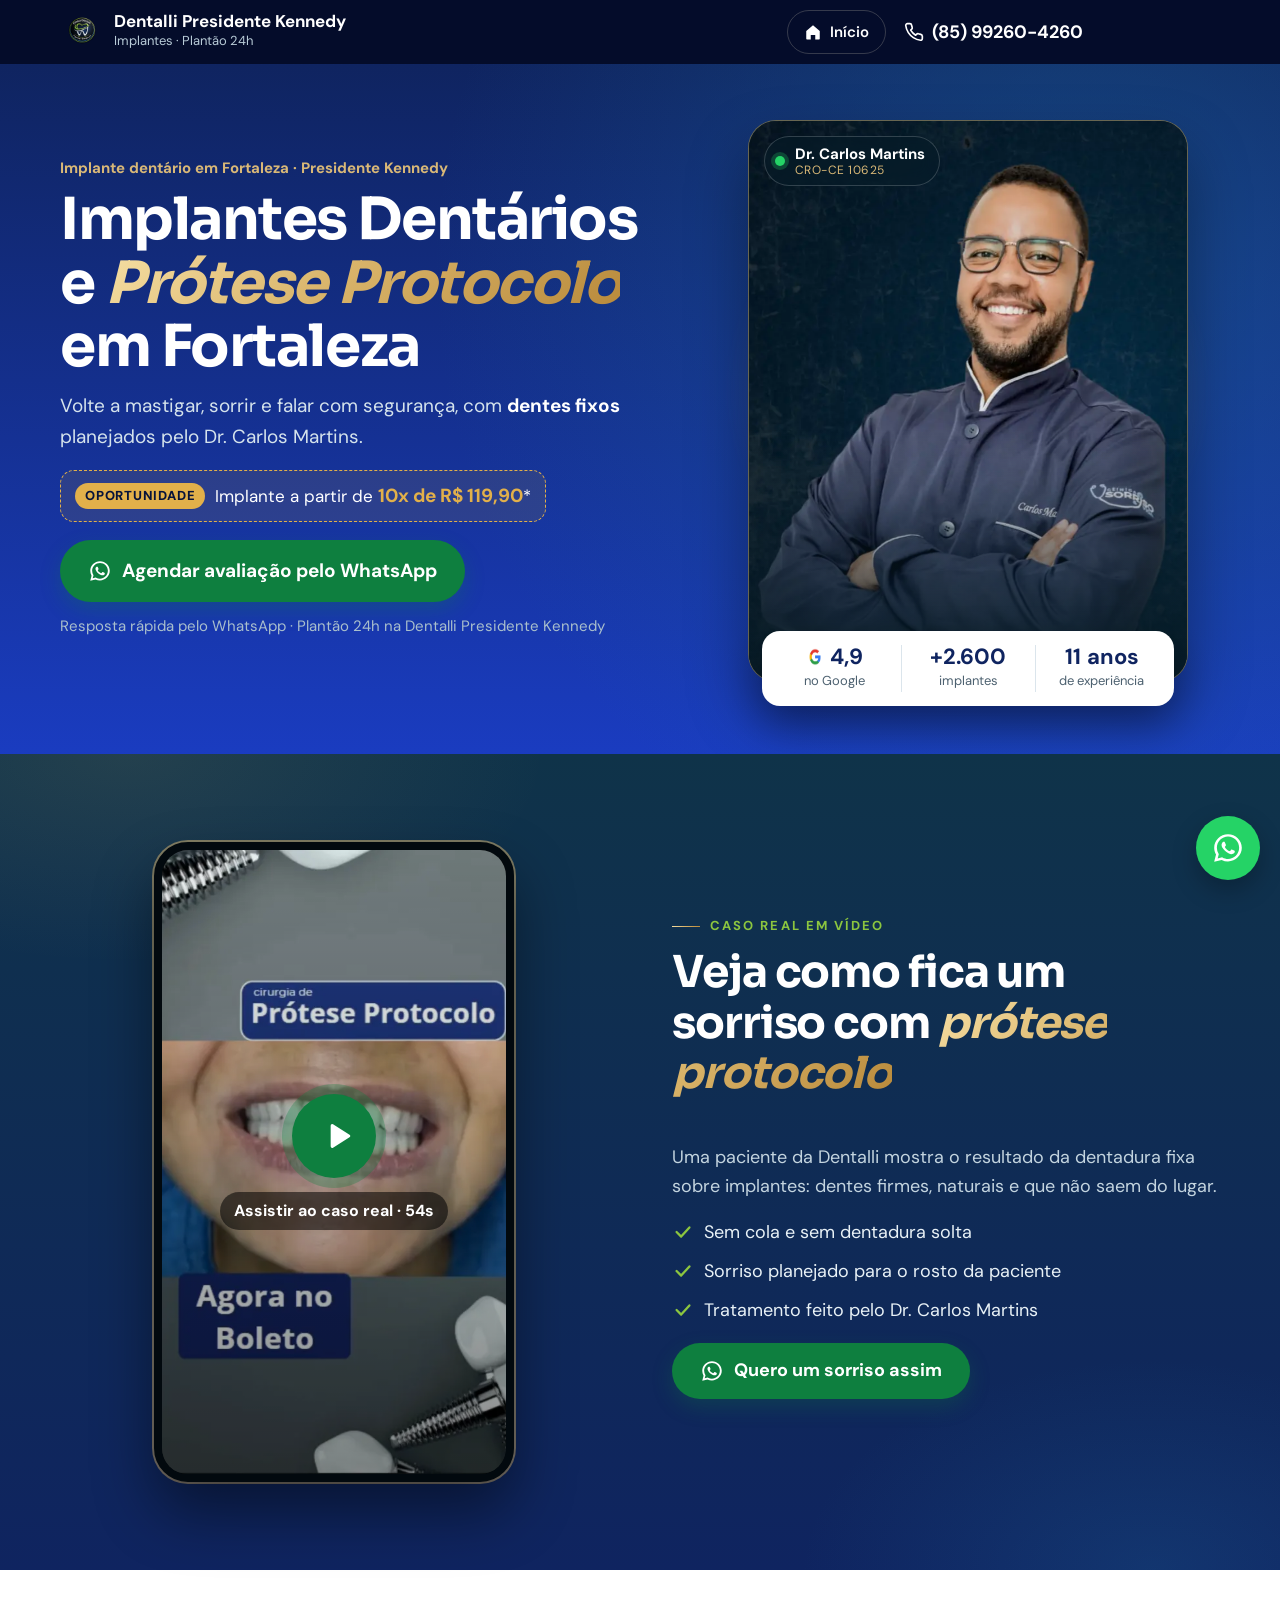
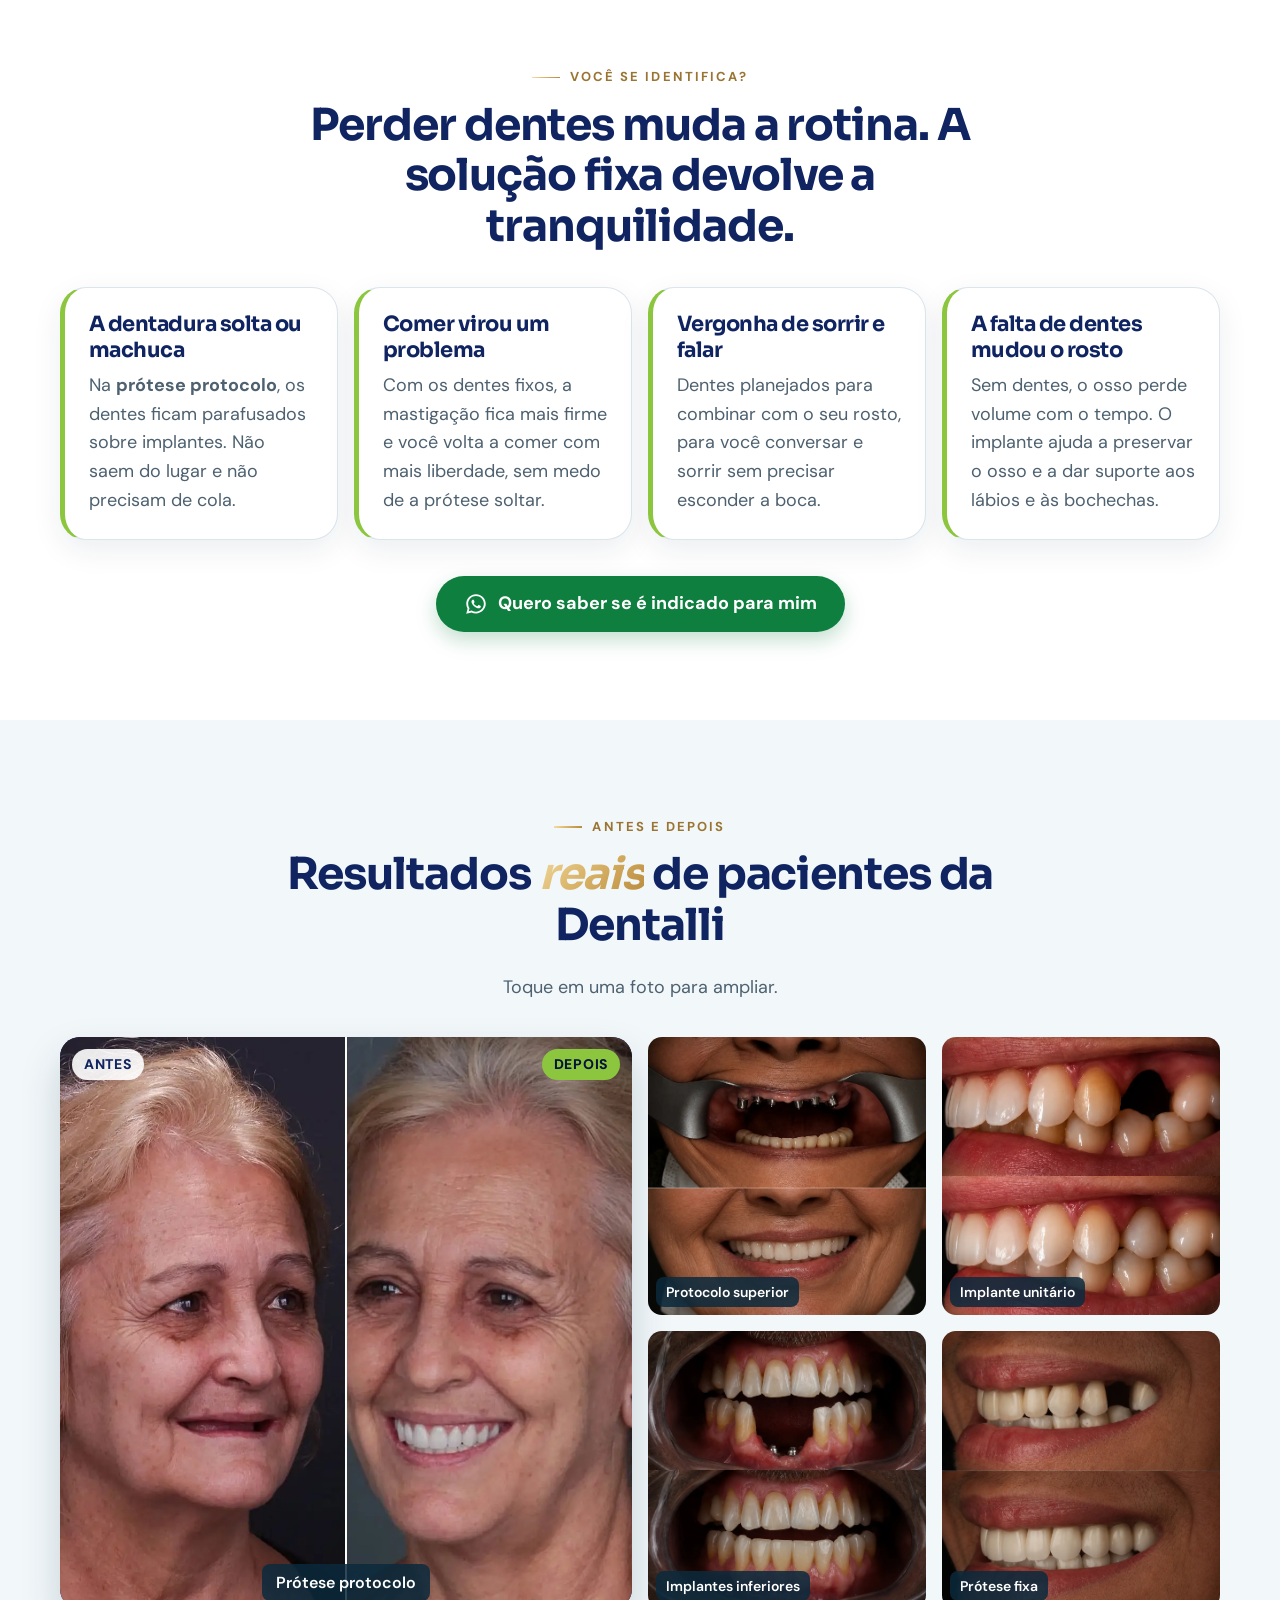
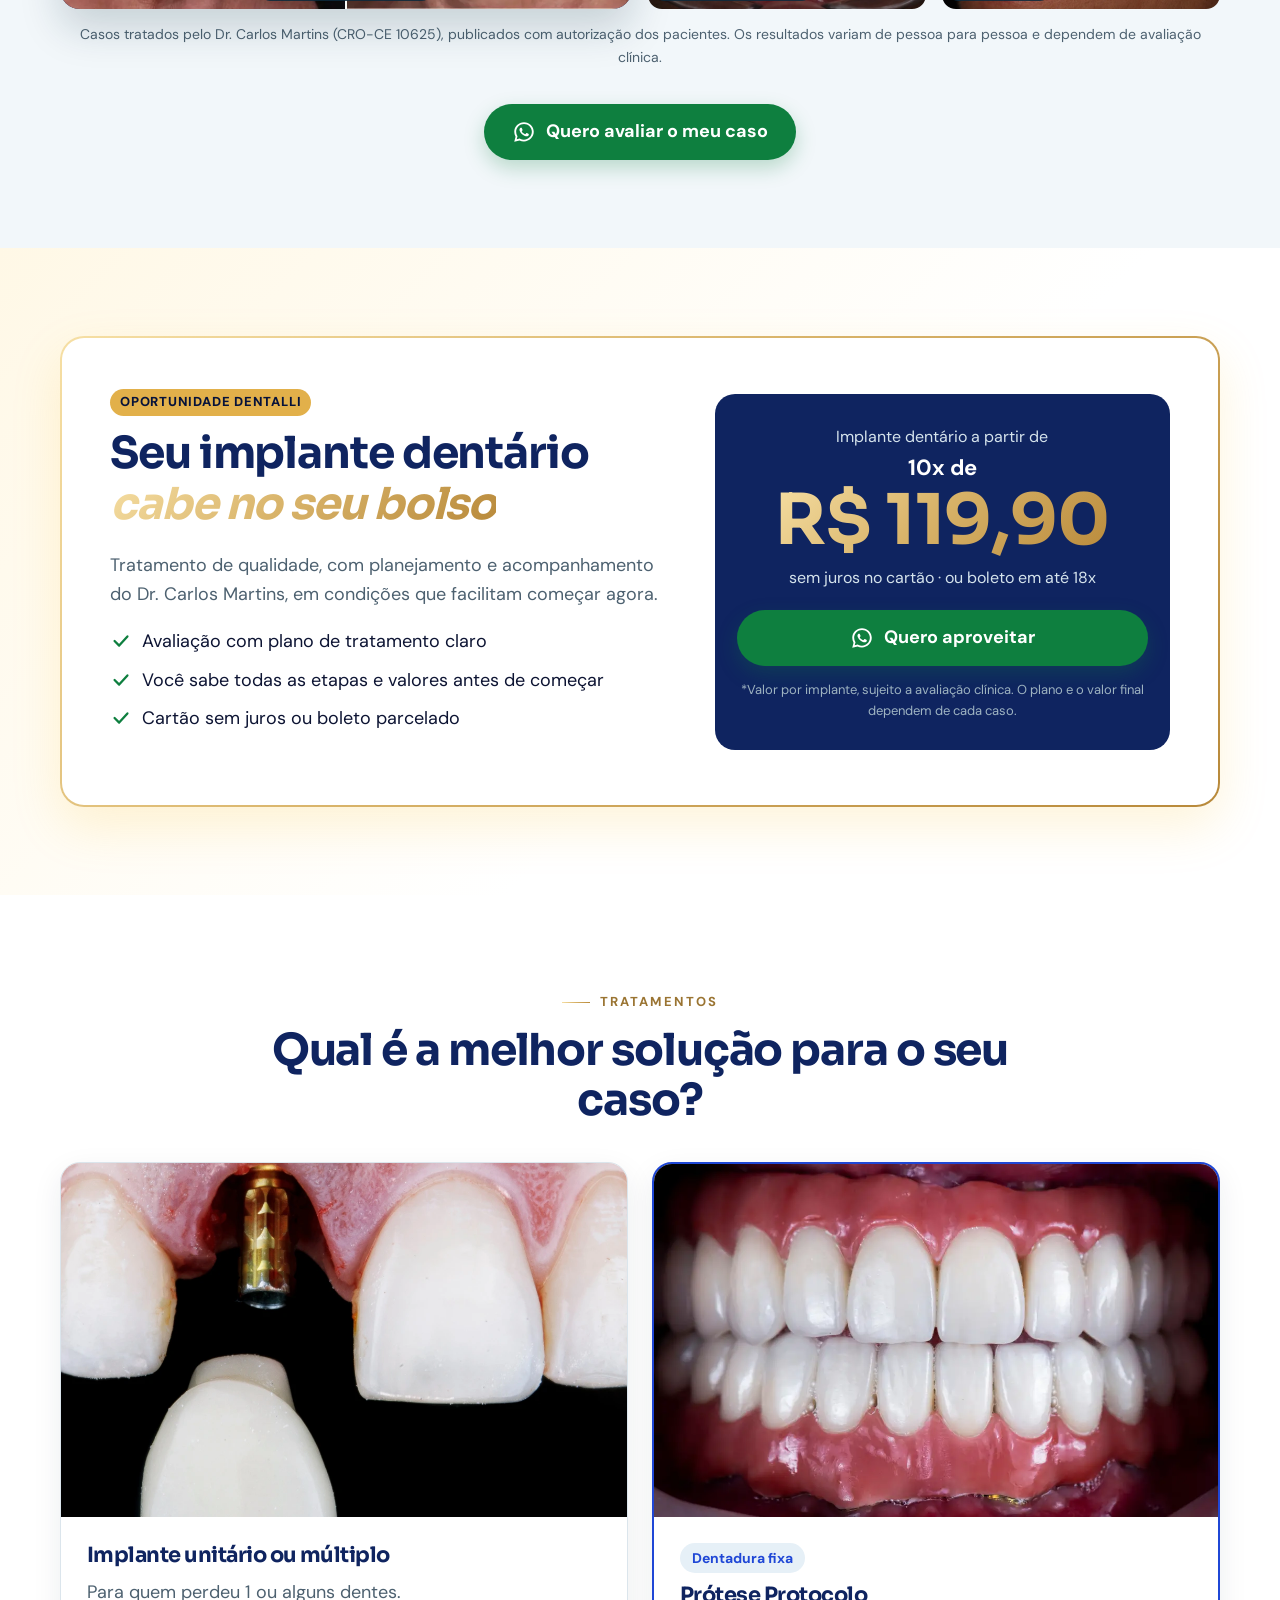
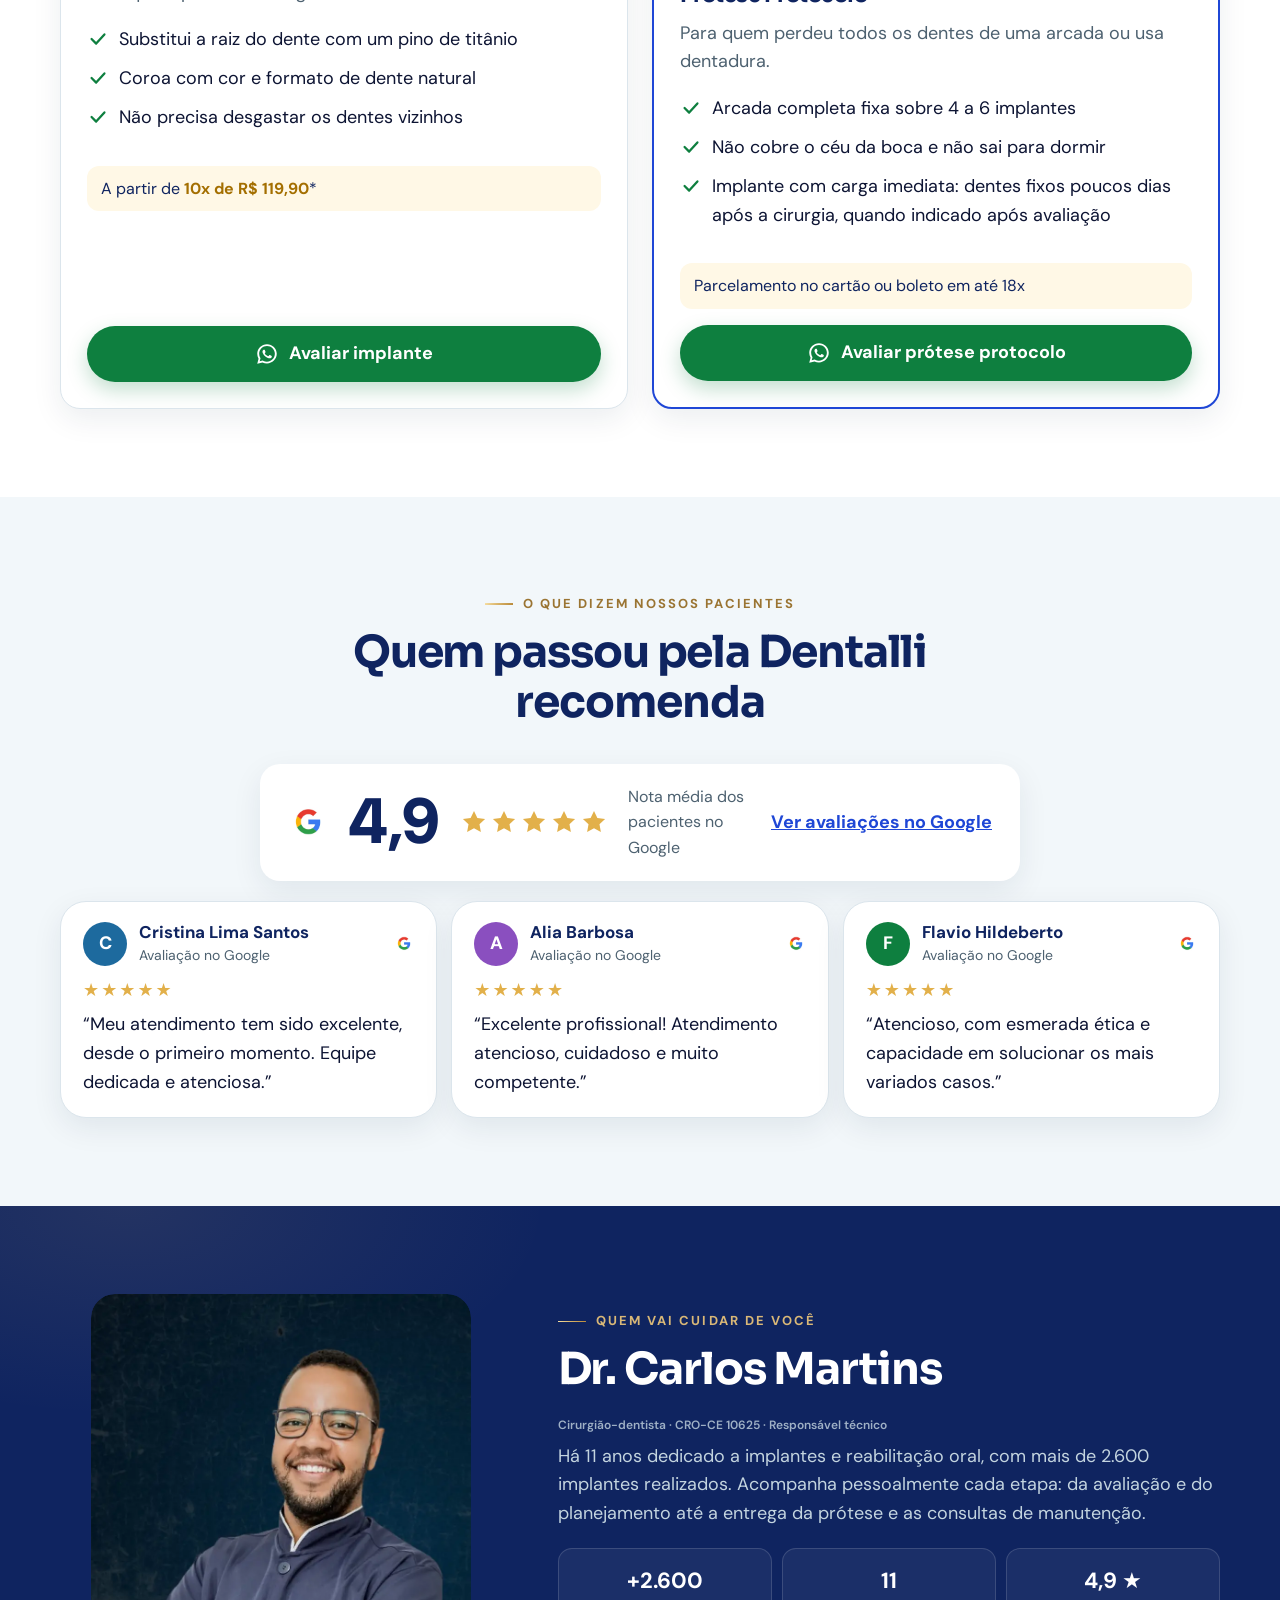
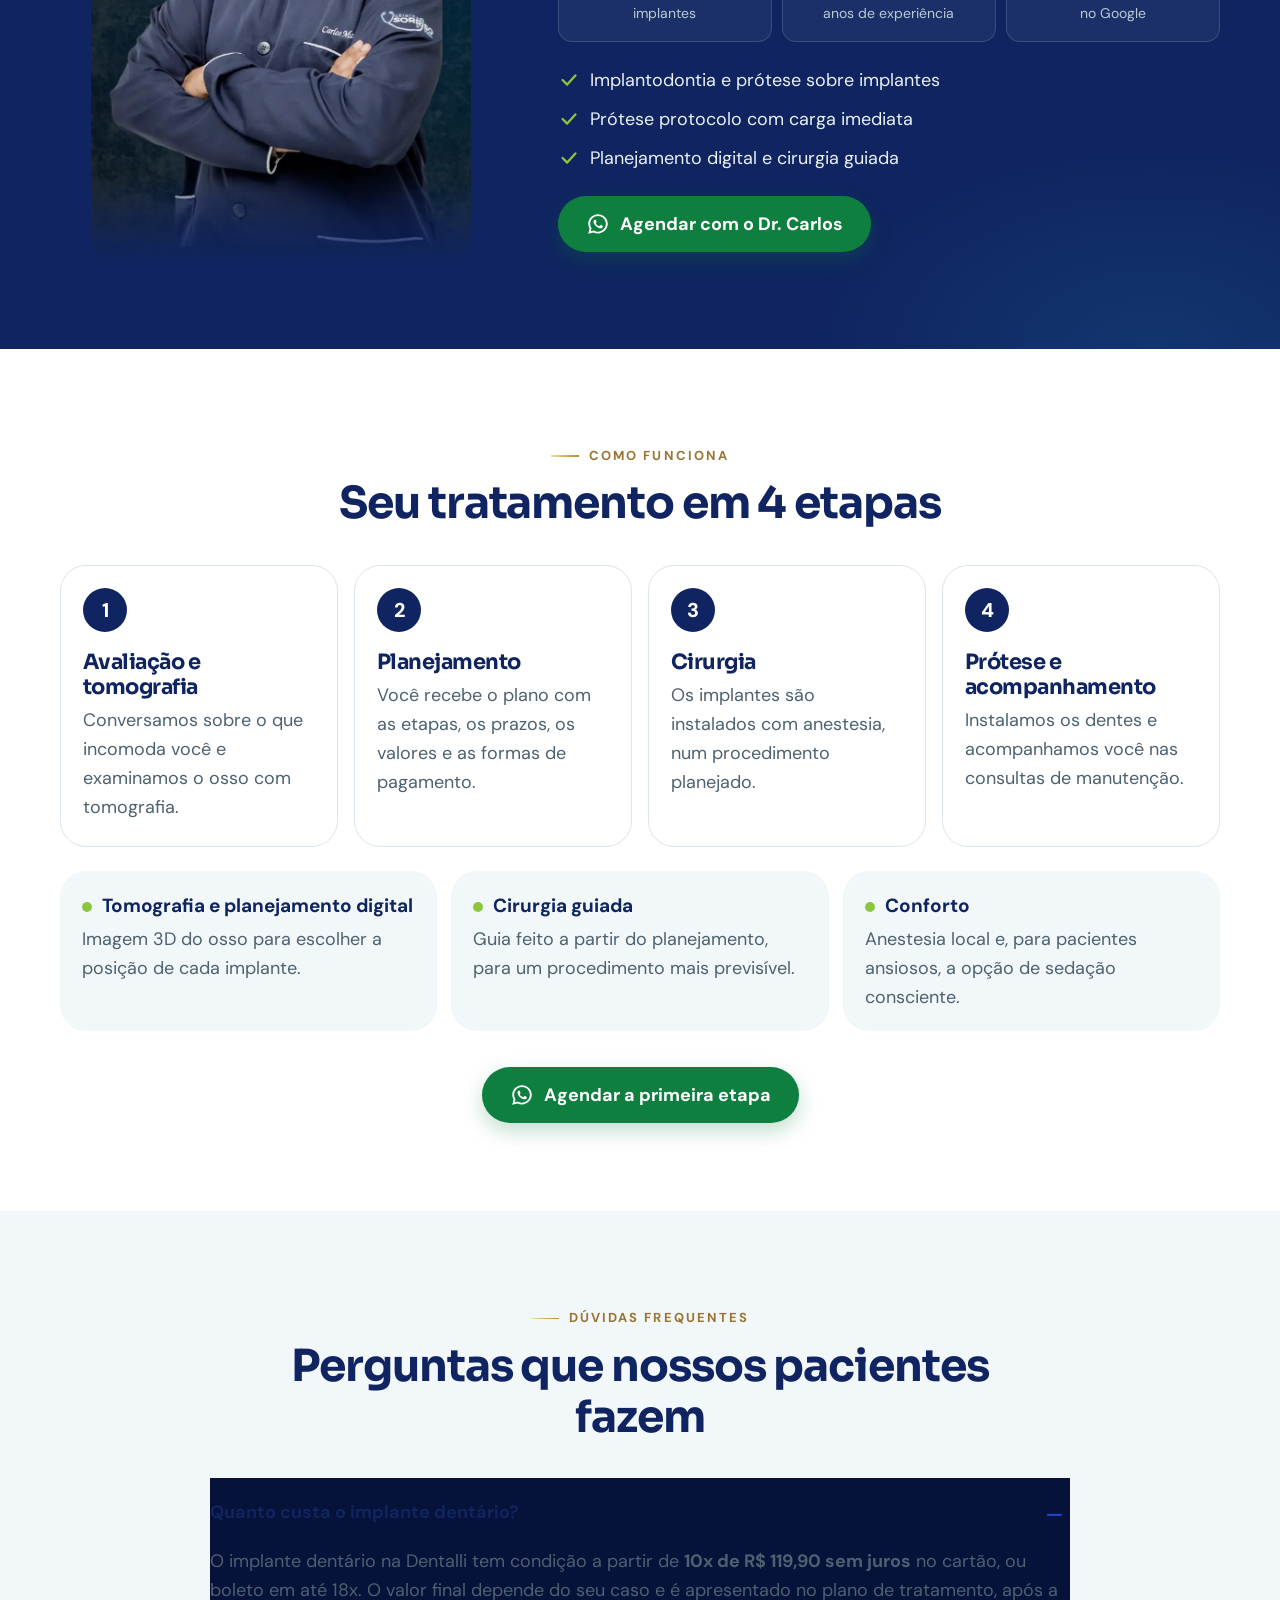
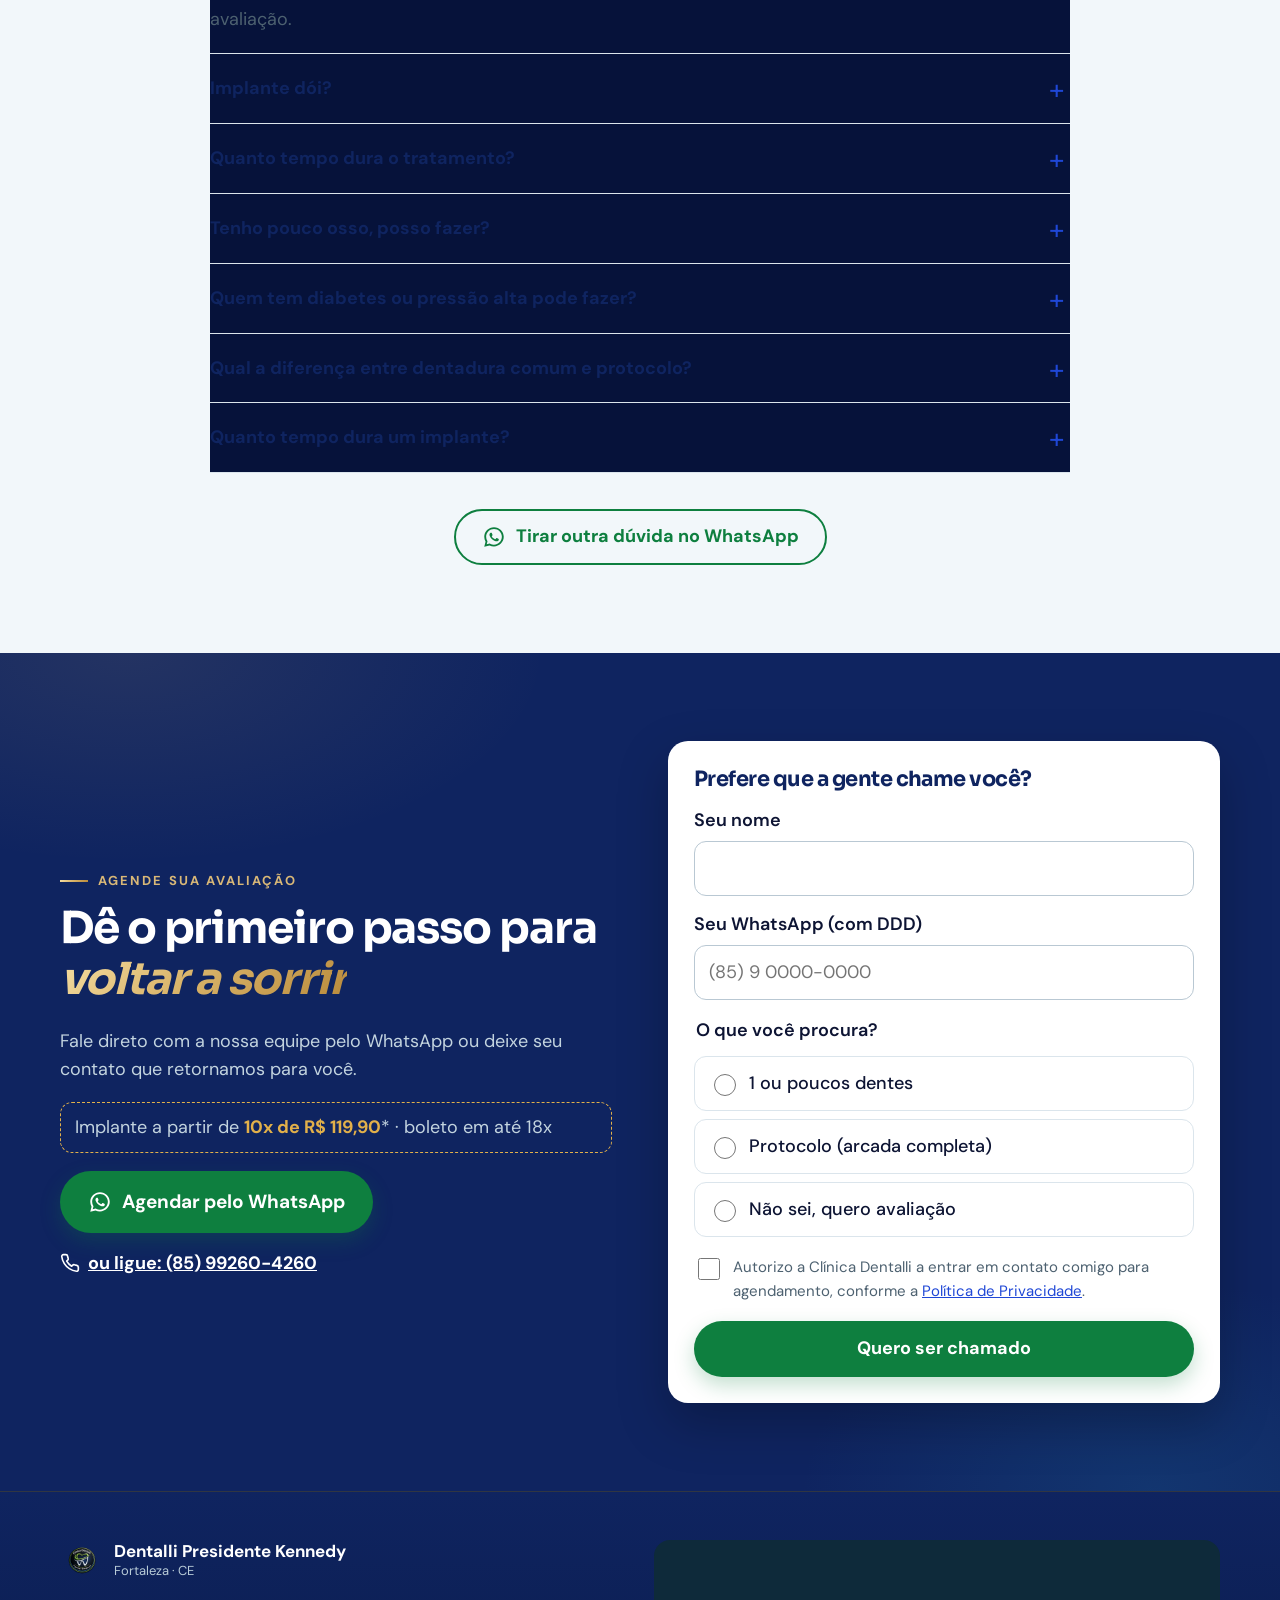
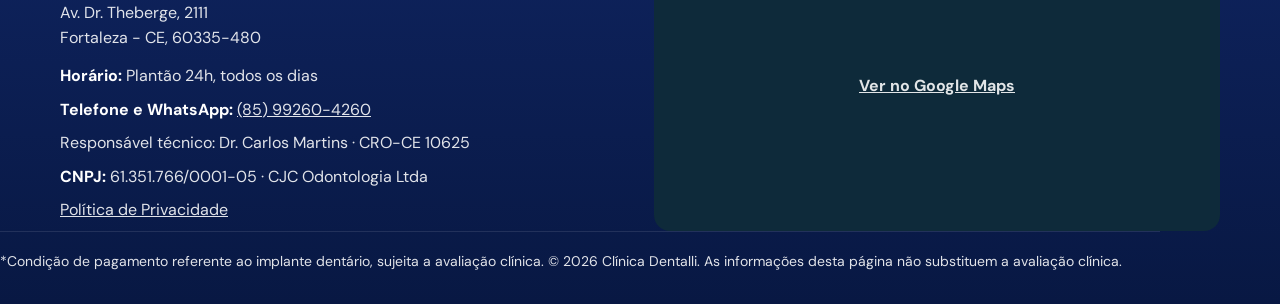
<file: implantes-ads/index.html>
<!doctype html>
<html lang="pt-BR">
<head>
  <!-- Google Tag Manager -->
  <script>(function(w,d,s,l,i){w[l]=w[l]||[];w[l].push({'gtm.start':
  new Date().getTime(),event:'gtm.js'});var f=d.getElementsByTagName(s)[0],
  j=d.createElement(s),dl=l!='dataLayer'?'&l='+l:'';j.async=true;j.src=
  'https://www.googletagmanager.com/gtm.js?id='+i+dl;f.parentNode.insertBefore(j,f);
  })(window,document,'script','dataLayer','GTM-T4L43JB3');</script>
  <!-- End Google Tag Manager -->
  <meta charset="utf-8" />
  <meta name="viewport" content="width=device-width, initial-scale=1" />

  <title>Implante Dentário em Fortaleza a partir de 10x R$ 119,90 | Prótese Protocolo | Dentalli</title>
  <meta name="description" content="Implante dentário em Fortaleza a partir de 10x de R$ 119,90 e prótese protocolo (dentadura fixa) na Dentalli Presidente Kennedy. Mais de 2.600 implantes realizados. Agende sua avaliação pelo WhatsApp." />

  <!-- Página exclusiva de campanha (Google Ads): fora do índice para não competir com /implantes/ -->
  <meta name="robots" content="noindex, follow" />
  <link rel="canonical" href="https://dentistasfortaleza.com/implantes-ads/" />
  <meta name="theme-color" content="#0b2a3c" />

  <meta property="og:type" content="website" />
  <meta property="og:locale" content="pt_BR" />
  <meta property="og:title" content="Implante Dentário em Fortaleza a partir de 10x de R$ 119,90 | Dentalli" />
  <meta property="og:description" content="Volte a mastigar, sorrir e falar com segurança, com dentes fixos. Agende sua avaliação na Dentalli Presidente Kennedy." />
  <meta property="og:url" content="https://dentistasfortaleza.com/implantes-ads/" />
  <meta property="og:image" content="https://dentistasfortaleza.com/implantes-ads/assets/img/dr-carlos-corpo.webp" />

  <link rel="icon" href="./assets/img/logo-dentalli.webp" type="image/webp" />
  <link rel="preload" as="image" href="./assets/img/dr-carlos-corpo.webp" fetchpriority="high" />
  <link rel="preconnect" href="https://fonts.googleapis.com" />
  <link rel="preconnect" href="https://fonts.gstatic.com" crossorigin />
  <link rel="stylesheet" href="https://fonts.googleapis.com/css2?family=Inter:wght@400;500;600;700;800&family=Playfair+Display:wght@600;700&display=swap" />
  <link rel="stylesheet" href="./css/implantes-ads.css" />
  <link rel="stylesheet" href="../css/unidade.css" />
  <!-- Animações de rolagem só com JS ativo: sem JS, todo o conteúdo fica visível -->
  <script>document.documentElement.classList.add('js');</script>

  <script type="application/ld+json">
  {
    "@context": "https://schema.org",
    "@graph": [
      {
        "@type": "Dentist",
        "@id": "https://dentistasfortaleza.com/implantes-ads/#clinica",
        "name": "Dentalli Presidente Kennedy",
        "url": "https://dentistasfortaleza.com/implantes-ads/",
        "logo": "https://dentistasfortaleza.com/implantes-ads/assets/img/logo-dentalli.webp",
        "image": "https://dentistasfortaleza.com/implantes-ads/assets/img/dr-carlos-corpo.webp",
        "telephone": "+55 85 99260-4260",
        "priceRange": "R$",
        "address": {
          "@type": "PostalAddress",
          "streetAddress": "Av. Dr. Theberge, 2111",
          "addressLocality": "Fortaleza",
          "addressRegion": "CE",
          "postalCode": "60335-480",
          "addressCountry": "BR"
        },
        "hasMap": "https://www.google.com/maps/search/?api=1&query=Av.+Dr.+Theberge,+2111+-+Presidente+Kennedy,+Fortaleza+-+CE,+60335-480",
        "areaServed": {
          "@type": "City",
          "name": "Fortaleza"
        },
        "openingHoursSpecification": [
          {
            "@type": "OpeningHoursSpecification",
            "dayOfWeek": [
              "Monday",
              "Tuesday",
              "Wednesday",
              "Thursday",
              "Friday",
              "Saturday",
              "Sunday"
            ],
            "opens": "00:00",
            "closes": "23:59"
          }
        ],
        "medicalSpecialty": [
          "Implantodontia",
          "Prótese Dentária"
        ],
        "employee": {
          "@type": "Person",
          "name": "Dr. Carlos Martins",
          "jobTitle": "Cirurgião-dentista – CRO-CE 10625"
        }
      },
      {
        "@type": "FAQPage",
        "@id": "https://dentistasfortaleza.com/implantes-ads/#faq",
        "mainEntity": [
          {
            "@type": "Question",
            "name": "Quanto custa o implante dentário?",
            "acceptedAnswer": {
              "@type": "Answer",
              "text": "O implante dentário na Dentalli tem condição a partir de 10x de R$ 119,90 sem juros no cartão, ou boleto em até 18x. O valor final depende do seu caso e é apresentado no plano de tratamento, após a avaliação."
            }
          },
          {
            "@type": "Question",
            "name": "Implante dói?",
            "acceptedAnswer": {
              "@type": "Answer",
              "text": "O procedimento é feito com anestesia local, então você não sente dor durante a cirurgia. Nos primeiros dias pode haver inchaço e desconforto, controlados com a medicação e os cuidados orientados pela equipe. Para pacientes ansiosos, a sedação pode ser avaliada."
            }
          },
          {
            "@type": "Question",
            "name": "Quanto tempo dura o tratamento?",
            "acceptedAnswer": {
              "@type": "Answer",
              "text": "Depende de cada caso. No implante convencional, o osso costuma precisar de alguns meses para se integrar ao implante antes da prótese definitiva. Na prótese protocolo com carga imediata, os dentes provisórios fixos podem ser instalados poucos dias após a cirurgia, quando indicado após avaliação."
            }
          },
          {
            "@type": "Question",
            "name": "Tenho pouco osso, posso fazer?",
            "acceptedAnswer": {
              "@type": "Answer",
              "text": "Muitas vezes, sim. A tomografia mostra a quantidade e a qualidade do osso. Quando falta osso, existem alternativas como enxerto ou implantes posicionados de forma inclinada. Só a avaliação define a melhor opção para você."
            }
          },
          {
            "@type": "Question",
            "name": "Quem tem diabetes ou pressão alta pode fazer?",
            "acceptedAnswer": {
              "@type": "Answer",
              "text": "Em geral, sim, desde que a condição esteja controlada. Na avaliação revisamos sua saúde e, se necessário, trabalhamos junto com o seu médico para garantir uma cirurgia segura."
            }
          },
          {
            "@type": "Question",
            "name": "Qual a diferença entre dentadura comum e protocolo?",
            "acceptedAnswer": {
              "@type": "Answer",
              "text": "A dentadura comum é removível e fica apoiada na gengiva, por isso pode soltar e machucar. A prótese protocolo é parafusada sobre implantes: fica fixa, você não tira para dormir e ela não cobre o céu da boca."
            }
          },
          {
            "@type": "Question",
            "name": "Quanto tempo dura um implante?",
            "acceptedAnswer": {
              "@type": "Answer",
              "text": "Com indicação correta, boa higiene e consultas de manutenção, o implante pode durar muitos anos. Fumo, doenças não controladas e falta de higiene reduzem essa durabilidade."
            }
          }
        ]
      }
    ]
  }
</script>
  <link rel="stylesheet" href="../css/voltar-home.css" />
<!-- identidade visual -->
<link rel="preconnect" href="https://fonts.googleapis.com">
<link rel="preconnect" href="https://fonts.gstatic.com" crossorigin>
<link rel="stylesheet" href="https://fonts.googleapis.com/css2?family=Sora:wght@600;700;800&amp;family=DM+Sans:wght@400;500;600;700&amp;display=swap">
<link rel="stylesheet" href="/css/identidade.css?v=2">
</head>

<body>
  <!-- Google Tag Manager (noscript) -->
  <noscript><iframe src="https://www.googletagmanager.com/ns.html?id=GTM-T4L43JB3"
  height="0" width="0" style="display:none;visibility:hidden"></iframe></noscript>
  <!-- End Google Tag Manager (noscript) -->

  <!-- Ícones reutilizados -->
  <svg width="0" height="0" style="position:absolute" aria-hidden="true">
    <symbol id="i-wa" viewBox="0 0 32 32"><path fill="currentColor" d="M16 3C8.82 3 3 8.73 3 15.8c0 2.25.6 4.45 1.74 6.38L3 29l7.02-1.82A13.1 13.1 0 0 0 16 28.6c7.18 0 13-5.73 13-12.8C29 8.73 23.18 3 16 3Zm0 23.3c-1.83 0-3.63-.48-5.2-1.39l-.37-.21-4.16 1.08 1.1-4.02-.24-.39a10.6 10.6 0 0 1-1.6-5.57c0-5.8 4.72-10.52 10.47-10.52 5.78 0 10.48 4.72 10.48 10.52S21.78 26.3 16 26.3Zm5.75-7.86c-.31-.16-1.82-.9-2.1-1-.28-.1-.48-.16-.68.16-.2.31-.79 1-.97 1.2-.18.2-.36.23-.67.08-.31-.16-1.3-.48-2.48-1.53-.92-.82-1.54-1.84-1.72-2.15-.18-.31-.02-.48.14-.63.14-.14.31-.36.46-.54.15-.18.2-.31.31-.52.1-.21.05-.39-.03-.55-.08-.16-.68-1.64-.93-2.25-.25-.6-.5-.52-.68-.53h-.58c-.2 0-.52.08-.8.39-.28.31-1.07 1.05-1.07 2.57s1.1 2.98 1.25 3.19c.15.21 2.15 3.3 5.22 4.62.73.32 1.3.5 1.74.64.74.23 1.41.2 1.94.12.59-.09 1.82-.74 2.08-1.46.26-.72.26-1.34.18-1.46-.08-.12-.28-.2-.59-.36Z"/></symbol>
    <symbol id="i-phone" viewBox="0 0 24 24"><path fill="none" stroke="currentColor" stroke-width="2" stroke-linecap="round" stroke-linejoin="round" d="M22 16.9v3a2 2 0 0 1-2.2 2 19.8 19.8 0 0 1-8.6-3.1 19.5 19.5 0 0 1-6-6A19.8 19.8 0 0 1 2.1 4.2 2 2 0 0 1 4.1 2h3a2 2 0 0 1 2 1.7c.1.9.4 1.8.7 2.7a2 2 0 0 1-.5 2.1L8 9.8a16 16 0 0 0 6 6l1.3-1.3a2 2 0 0 1 2.1-.4c.9.3 1.8.6 2.7.7a2 2 0 0 1 1.7 2Z"/></symbol>
    <symbol id="i-check" viewBox="0 0 24 24"><path fill="none" stroke="currentColor" stroke-width="2.5" stroke-linecap="round" stroke-linejoin="round" d="m5 12 5 5 9-10"/></symbol>
    <symbol id="i-play" viewBox="0 0 24 24"><path fill="currentColor" d="M8 5.5v13a1 1 0 0 0 1.5.86l10.4-6.5a1 1 0 0 0 0-1.72L9.5 4.64A1 1 0 0 0 8 5.5Z"/></symbol>
    <symbol id="i-star" viewBox="0 0 24 24"><path fill="currentColor" d="m12 2.5 2.9 6 6.6.9-4.8 4.6 1.2 6.5L12 17.4l-5.9 3.1 1.2-6.5-4.8-4.6 6.6-.9 2.9-6Z"/></symbol>
  </svg>

  <a class="skip" href="#conteudo">Pular para o conteúdo</a>

  <header class="topbar" id="topbar">
    <div class="container topbarInner">
      <span class="brand">
        <img src="./assets/img/logo-dentalli.webp" alt="Clínica Dentalli" width="44" height="44" />
        <span><strong>Dentalli Presidente Kennedy</strong><small>Implantes · Plantão 24h</small></span>
      </span>
      <div class="topActions">
        <a class="homeBtn" href="../" aria-label="Voltar para a página inicial"><svg viewBox="0 0 24 24" aria-hidden="true"><path fill="currentColor" d="M3 10.5 12 3l9 7.5V21a1 1 0 0 1-1 1h-5v-6H9v6H4a1 1 0 0 1-1-1z"/></svg><span>Início</span></a>
        <a class="topPhone" href="#" data-tel-link>
          <svg aria-hidden="true"><use href="#i-phone"/></svg>
          (85) 99260-4260
        </a>
        <a class="topCta" href="#" data-whatsapp data-wa-context="wppHeroImplantesAds" data-section="cabecalho">
          <svg aria-hidden="true"><use href="#i-wa"/></svg>
          Agendar
        </a>
      </div>
    </div>
    <span class="scrollProgress" id="scrollProgress" aria-hidden="true"></span>
  </header>

  <main id="conteudo">

    <!-- 1. HERO -->
    <section class="hero" aria-labelledby="heroTitle">
      <div class="container heroGrid">
        <div class="heroCopy">
          <p class="eyebrow">Implante dentário em Fortaleza · Presidente Kennedy</p>
          <h1 id="heroTitle">Implantes Dentários e <em>Prótese Protocolo</em> em Fortaleza</h1>
          <p class="lead">Volte a mastigar, sorrir e falar com segurança, com <strong>dentes fixos</strong> planejados pelo Dr. Carlos Martins.</p>

          <a class="offerPill" href="#oferta">
            <span class="offerTag">Oportunidade</span>
            <span>Implante a partir de <b>10x de R$&nbsp;119,90</b>*</span>
          </a>

          <a class="btn btnWa btnBig btnPulse" href="#" data-whatsapp data-wa-context="wppHeroImplantesAds" data-section="hero">
            <svg aria-hidden="true"><use href="#i-wa"/></svg>
            Agendar avaliação pelo WhatsApp
          </a>
          <p class="microTrust">Resposta rápida pelo WhatsApp · Plantão 24h na Dentalli Presidente Kennedy</p>
        </div>

        <figure class="heroDoctor">
          <div class="doctorFrame" id="doctorFrame">
            <img src="./assets/img/dr-carlos-corpo.webp" alt="Dr. Carlos Martins, cirurgião-dentista responsável pelos implantes na Clínica Dentalli" width="825" height="1231" fetchpriority="high" />
          </div>
          <figcaption class="doctorTag">
            <span class="doctorDot" aria-hidden="true"></span>
            <span><strong>Dr. Carlos Martins</strong><small>CRO-CE 10625</small></span>
          </figcaption>
          <div class="doctorBar">
            <div>
              <b><img src="./assets/img/google-logo.webp" alt="" width="18" height="18" /><span data-count="4.9" data-decimals="1">4,9</span></b>
              <small>no Google</small>
            </div>
            <div>
              <b><span data-count="2600" data-prefix="+">+2.600</span></b>
              <small>implantes</small>
            </div>
            <div>
              <b><span data-count="11">11</span> anos</b>
              <small>de experiência</small>
            </div>
          </div>
        </figure>
      </div>
    </section>

    <!-- VÍDEO EM DESTAQUE -->
    <section class="section videoSection" id="video" aria-labelledby="videoTitle">
      <div class="container videoGrid">
        <div class="videoCopy">
          <span class="kicker">Caso real em vídeo</span>
          <h2 id="videoTitle">Veja como fica um sorriso com <em>prótese protocolo</em></h2>
          <p>Uma paciente da Dentalli mostra o resultado da dentadura fixa sobre implantes: dentes firmes, naturais e que não saem do lugar.</p>
          <ul class="checks">
            <li><svg aria-hidden="true"><use href="#i-check"/></svg>Sem cola e sem dentadura solta</li>
            <li><svg aria-hidden="true"><use href="#i-check"/></svg>Sorriso planejado para o rosto da paciente</li>
            <li><svg aria-hidden="true"><use href="#i-check"/></svg>Tratamento feito pelo Dr. Carlos Martins</li>
          </ul>
          <a class="btn btnWa" href="#" data-whatsapp data-wa-context="wppVideoImplantesAds" data-section="video">
            <svg aria-hidden="true"><use href="#i-wa"/></svg>
            Quero um sorriso assim
          </a>
        </div>

        <div class="phoneFrame">
          <video id="featuredVideo" src="../implantes/assets/video/protocolo.mp4" poster="./assets/img/video-capa.webp" preload="none" playsinline width="1080" height="1920"></video>
          <button class="videoPlay" type="button" id="videoPlay" aria-label="Assistir ao vídeo do caso real de prótese protocolo">
            <span class="videoPlayIcon"><svg aria-hidden="true"><use href="#i-play"/></svg></span>
            <span class="videoPlayText">Assistir ao caso real · 54s</span>
          </button>
        </div>
      </div>
    </section>

    <!-- 2. DOR → SOLUÇÃO -->
    <section class="section" aria-labelledby="dorTitle">
      <div class="container">
        <div class="sectionHead">
          <span class="kicker">Você se identifica?</span>
          <h2 id="dorTitle">Perder dentes muda a rotina. A solução fixa devolve a tranquilidade.</h2>
        </div>

        <div class="painGrid">
          <article class="painCard">
            <h3>A dentadura solta ou machuca</h3>
            <p>Na <strong>prótese protocolo</strong>, os dentes ficam parafusados sobre implantes. Não saem do lugar e não precisam de cola.</p>
          </article>
          <article class="painCard">
            <h3>Comer virou um problema</h3>
            <p>Com os dentes fixos, a mastigação fica mais firme e você volta a comer com mais liberdade, sem medo de a prótese soltar.</p>
          </article>
          <article class="painCard">
            <h3>Vergonha de sorrir e falar</h3>
            <p>Dentes planejados para combinar com o seu rosto, para você conversar e sorrir sem precisar esconder a boca.</p>
          </article>
          <article class="painCard">
            <h3>A falta de dentes mudou o rosto</h3>
            <p>Sem dentes, o osso perde volume com o tempo. O implante ajuda a preservar o osso e a dar suporte aos lábios e às bochechas.</p>
          </article>
        </div>

        <div class="centerCta">
          <a class="btn btnWa" href="#" data-whatsapp data-wa-context="wppDorImplantesAds" data-section="dor">
            <svg aria-hidden="true"><use href="#i-wa"/></svg>
            Quero saber se é indicado para mim
          </a>
        </div>
      </div>
    </section>

    <!-- ANTES E DEPOIS -->
    <section class="section sectionAlt" id="casos" aria-labelledby="casosTitle">
      <div class="container">
        <div class="sectionHead">
          <span class="kicker">Antes e depois</span>
          <h2 id="casosTitle">Resultados <em>reais</em> de pacientes da Dentalli</h2>
          <p class="sectionSub">Toque em uma foto para ampliar.</p>
        </div>

        <!-- REVISAR COM O RESPONSÁVEL TÉCNICO: imagens de diagnóstico e resultado (Res. CFO-196/2019).
             Publicar apenas com autorização por escrito de cada paciente. -->
        <div class="caseShowcase">
          <figure class="caseCard caseFeatured" data-img="./assets/img/caso-protocolo-rosto.webp" data-title="Prótese protocolo: antes e depois">
            <img src="./assets/img/caso-protocolo-rosto.webp" alt="Paciente antes e depois da prótese protocolo" width="1080" height="1080" loading="lazy" />
            <span class="baLabel baBefore">Antes</span>
            <span class="baLabel baAfter">Depois</span>
            <figcaption>Prótese protocolo</figcaption>
          </figure>
          <div class="caseGrid">
            <figure class="caseCard" data-img="./assets/img/caso-protocolo-superior.webp" data-title="Protocolo superior">
              <img src="./assets/img/caso-protocolo-superior.webp" alt="Implantes instalados e prótese protocolo superior finalizada" width="1254" height="1254" loading="lazy" />
              <figcaption>Protocolo superior</figcaption>
            </figure>
            <figure class="caseCard" data-img="./assets/img/caso-implante-unitario.webp" data-title="Implante unitário">
              <img src="./assets/img/caso-implante-unitario.webp" alt="Espaço de dente perdido e implante unitário finalizado" width="1254" height="1254" loading="lazy" />
              <figcaption>Implante unitário</figcaption>
            </figure>
            <figure class="caseCard" data-img="./assets/img/caso-implantes-inferiores.webp" data-title="Implantes na arcada inferior">
              <img src="./assets/img/caso-implantes-inferiores.webp" alt="Implantes na arcada inferior e prótese fixa finalizada" width="1254" height="1254" loading="lazy" />
              <figcaption>Implantes inferiores</figcaption>
            </figure>
            <figure class="caseCard" data-img="./assets/img/caso-protese-lateral.webp" data-title="Prótese fixa sobre implantes">
              <img src="./assets/img/caso-protese-lateral.webp" alt="Antes e depois de prótese fixa sobre implantes, vista lateral" width="1254" height="1254" loading="lazy" />
              <figcaption>Prótese fixa</figcaption>
            </figure>
          </div>
        </div>
        <p class="legal">Casos tratados pelo Dr. Carlos Martins (CRO-CE 10625), publicados com autorização dos pacientes. Os resultados variam de pessoa para pessoa e dependem de avaliação clínica.</p>

        <div class="centerCta">
          <a class="btn btnWa" href="#" data-whatsapp data-wa-context="wppCasosImplantesAds" data-section="casos">
            <svg aria-hidden="true"><use href="#i-wa"/></svg>
            Quero avaliar o meu caso
          </a>
        </div>
      </div>
    </section>

    <!-- OFERTA -->
    <section class="section offerSection" id="oferta" aria-labelledby="ofertaTitle">
      <div class="container">
        <div class="offerBox">
          <div class="offerCopy">
            <span class="offerTag">Oportunidade Dentalli</span>
            <h2 id="ofertaTitle">Seu implante dentário <em>cabe no seu bolso</em></h2>
            <p>Tratamento de qualidade, com planejamento e acompanhamento do Dr. Carlos Martins, em condições que facilitam começar agora.</p>
            <ul class="checks">
              <li><svg aria-hidden="true"><use href="#i-check"/></svg>Avaliação com plano de tratamento claro</li>
              <li><svg aria-hidden="true"><use href="#i-check"/></svg>Você sabe todas as etapas e valores antes de começar</li>
              <li><svg aria-hidden="true"><use href="#i-check"/></svg>Cartão sem juros ou boleto parcelado</li>
            </ul>
          </div>

          <div class="priceCard">
            <small>Implante dentário a partir de</small>
            <p class="price"><span class="priceX">10x de</span> <span class="priceValue">R$&nbsp;119,90</span></p>
            <p class="priceSub">sem juros no cartão · ou boleto em até 18x</p>
            <a class="btn btnWa btnBlock btnPulse" href="#" data-whatsapp data-wa-context="wppOfertaImplantesAds" data-section="oferta">
              <svg aria-hidden="true"><use href="#i-wa"/></svg>
              Quero aproveitar
            </a>
            <p class="priceNote">*Valor por implante, sujeito a avaliação clínica. O plano e o valor final dependem de cada caso.</p>
          </div>
        </div>
      </div>
    </section>

    <!-- 3. TRATAMENTOS -->
    <section class="section" id="tratamentos" aria-labelledby="tratTitle">
      <div class="container">
        <div class="sectionHead">
          <span class="kicker">Tratamentos</span>
          <h2 id="tratTitle">Qual é a melhor solução para o seu caso?</h2>
        </div>

        <div class="treatGrid">
          <article class="treatCard">
            <img src="./assets/img/implante-coroa.webp" alt="Implante dentário com coroa em porcelana sendo posicionada" width="1080" height="1080" loading="lazy" />
            <div class="treatBody">
              <h3>Implante unitário ou múltiplo</h3>
              <p class="treatFor">Para quem perdeu 1 ou alguns dentes.</p>
              <ul class="checks">
                <li><svg aria-hidden="true"><use href="#i-check"/></svg>Substitui a raiz do dente com um pino de titânio</li>
                <li><svg aria-hidden="true"><use href="#i-check"/></svg>Coroa com cor e formato de dente natural</li>
                <li><svg aria-hidden="true"><use href="#i-check"/></svg>Não precisa desgastar os dentes vizinhos</li>
              </ul>
              <p class="treatPrice">A partir de <b>10x de R$ 119,90</b>*</p>
              <a class="btn btnWa" href="#" data-whatsapp data-wa-context="wppUnitarioImplantesAds" data-section="tratamento_unitario">
                <svg aria-hidden="true"><use href="#i-wa"/></svg>
                Avaliar implante
              </a>
            </div>
          </article>

          <article class="treatCard treatFeatured">
            <img src="./assets/img/protocolo-arcada.webp" alt="Prótese protocolo superior e inferior fixa sobre implantes" width="1080" height="1080" loading="lazy" />
            <div class="treatBody">
              <span class="tag">Dentadura fixa</span>
              <h3>Prótese Protocolo</h3>
              <p class="treatFor">Para quem perdeu todos os dentes de uma arcada ou usa dentadura.</p>
              <ul class="checks">
                <li><svg aria-hidden="true"><use href="#i-check"/></svg>Arcada completa fixa sobre 4 a 6 implantes</li>
                <li><svg aria-hidden="true"><use href="#i-check"/></svg>Não cobre o céu da boca e não sai para dormir</li>
                <li><svg aria-hidden="true"><use href="#i-check"/></svg>Implante com carga imediata: dentes fixos poucos dias após a cirurgia, quando indicado após avaliação</li>
              </ul>
              <p class="treatPrice">Parcelamento no cartão ou boleto em até 18x</p>
              <a class="btn btnWa" href="#" data-whatsapp data-wa-context="wppProtocoloImplantesAds" data-section="tratamento_protocolo">
                <svg aria-hidden="true"><use href="#i-wa"/></svg>
                Avaliar prótese protocolo
              </a>
            </div>
          </article>
        </div>
      </div>
    </section>

    <!-- AVALIAÇÕES -->
    <section class="section sectionAlt" id="avaliacoes" aria-labelledby="avTitle">
      <div class="container">
        <div class="sectionHead">
          <span class="kicker">O que dizem nossos pacientes</span>
          <h2 id="avTitle">Quem passou pela Dentalli recomenda</h2>
        </div>

        <div class="reviewsLayout">
          <div class="ratingCard">
            <img src="./assets/img/google-logo.webp" alt="Google" width="40" height="40" loading="lazy" />
            <p class="ratingNum">4,9</p>
            <p class="ratingStars" aria-label="4,9 de 5 estrelas">
              <svg aria-hidden="true"><use href="#i-star"/></svg><svg aria-hidden="true"><use href="#i-star"/></svg><svg aria-hidden="true"><use href="#i-star"/></svg><svg aria-hidden="true"><use href="#i-star"/></svg><svg aria-hidden="true"><use href="#i-star"/></svg>
            </p>
            <p class="ratingText">Nota média dos pacientes no Google</p>
            <a class="ratingLink" href="https://www.google.com/maps/search/?api=1&query=Cl%C3%ADnica+Dentalli+Av+Dr+Theberge+2111+Fortaleza" target="_blank" rel="noopener">Ver avaliações no Google</a>
          </div>

          <div class="reviewGrid">
            <blockquote class="review">
              <header>
                <span class="avatar" aria-hidden="true">C</span>
                <span><strong>Cristina Lima Santos</strong><small>Avaliação no Google</small></span>
                <img src="./assets/img/google-logo.webp" alt="" width="20" height="20" loading="lazy" />
              </header>
              <p class="reviewStars" aria-label="5 estrelas">★★★★★</p>
              <p>“Meu atendimento tem sido excelente, desde o primeiro momento. Equipe dedicada e atenciosa.”</p>
            </blockquote>
            <blockquote class="review">
              <header>
                <span class="avatar avatarB" aria-hidden="true">A</span>
                <span><strong>Alia Barbosa</strong><small>Avaliação no Google</small></span>
                <img src="./assets/img/google-logo.webp" alt="" width="20" height="20" loading="lazy" />
              </header>
              <p class="reviewStars" aria-label="5 estrelas">★★★★★</p>
              <p>“Excelente profissional! Atendimento atencioso, cuidadoso e muito competente.”</p>
            </blockquote>
            <blockquote class="review">
              <header>
                <span class="avatar avatarC" aria-hidden="true">F</span>
                <span><strong>Flavio Hildeberto</strong><small>Avaliação no Google</small></span>
                <img src="./assets/img/google-logo.webp" alt="" width="20" height="20" loading="lazy" />
              </header>
              <p class="reviewStars" aria-label="5 estrelas">★★★★★</p>
              <p>“Atencioso, com esmerada ética e capacidade em solucionar os mais variados casos.”</p>
            </blockquote>
          </div>
        </div>
      </div>
    </section>

    <!-- 7. QUEM VAI CUIDAR DE VOCÊ -->
    <section class="section sectionDark doctorSection" aria-labelledby="drTitle">
      <div class="container doctorGrid">
        <div class="doctorPhotoWrap">
          <img class="doctorPhoto" src="./assets/img/dr-carlos-corpo.webp" alt="Dr. Carlos Martins de braços cruzados, sorrindo" width="825" height="1231" loading="lazy" />
        </div>
        <div>
          <span class="kicker">Quem vai cuidar de você</span>
          <h2 id="drTitle">Dr. Carlos Martins</h2>
          <p class="doctorCro">Cirurgião-dentista · CRO-CE 10625 · Responsável técnico</p>
          <p>Há 11 anos dedicado a implantes e reabilitação oral, com mais de 2.600 implantes realizados. Acompanha pessoalmente cada etapa: da avaliação e do planejamento até a entrega da prótese e as consultas de manutenção.</p>
          <div class="doctorStats">
            <div><b>+2.600</b><span>implantes</span></div>
            <div><b>11</b><span>anos de experiência</span></div>
            <div><b>4,9 ★</b><span>no Google</span></div>
          </div>
          <ul class="checks">
            <li><svg aria-hidden="true"><use href="#i-check"/></svg>Implantodontia e prótese sobre implantes</li>
            <li><svg aria-hidden="true"><use href="#i-check"/></svg>Prótese protocolo com carga imediata</li>
            <li><svg aria-hidden="true"><use href="#i-check"/></svg>Planejamento digital e cirurgia guiada</li>
          </ul>
          <a class="btn btnWa" href="#" data-whatsapp data-wa-context="wppDoutorImplantesAds" data-section="doutor">
            <svg aria-hidden="true"><use href="#i-wa"/></svg>
            Agendar com o Dr. Carlos
          </a>
        </div>
      </div>
    </section>

    <!-- 4. COMO FUNCIONA -->
    <section class="section" aria-labelledby="passosTitle">
      <div class="container">
        <div class="sectionHead">
          <span class="kicker">Como funciona</span>
          <h2 id="passosTitle">Seu tratamento em 4 etapas</h2>
        </div>

        <ol class="steps">
          <li>
            <span class="stepNum">1</span>
            <h3>Avaliação e tomografia</h3>
            <p>Conversamos sobre o que incomoda você e examinamos o osso com tomografia.</p>
          </li>
          <li>
            <span class="stepNum">2</span>
            <h3>Planejamento</h3>
            <p>Você recebe o plano com as etapas, os prazos, os valores e as formas de pagamento.</p>
          </li>
          <li>
            <span class="stepNum">3</span>
            <h3>Cirurgia</h3>
            <p>Os implantes são instalados com anestesia, num procedimento planejado.</p>
          </li>
          <li>
            <span class="stepNum">4</span>
            <h3>Prótese e acompanhamento</h3>
            <p>Instalamos os dentes e acompanhamos você nas consultas de manutenção.</p>
          </li>
        </ol>

        <div class="diffGrid">
          <div class="diffItem"><strong>Tomografia e planejamento digital</strong><p>Imagem 3D do osso para escolher a posição de cada implante.</p></div>
          <div class="diffItem"><strong>Cirurgia guiada</strong><p>Guia feito a partir do planejamento, para um procedimento mais previsível.</p></div>
          <div class="diffItem"><strong>Conforto</strong><p>Anestesia local e, para pacientes ansiosos, a opção de sedação consciente.</p></div>
        </div>

        <div class="centerCta">
          <a class="btn btnWa" href="#" data-whatsapp data-wa-context="wppProcessoImplantesAds" data-section="como_funciona">
            <svg aria-hidden="true"><use href="#i-wa"/></svg>
            Agendar a primeira etapa
          </a>
        </div>
      </div>
    </section>

    <!-- 8. FAQ -->
    <section class="section sectionAlt" aria-labelledby="faqTitle">
      <div class="container faqWrap">
        <div class="sectionHead">
          <span class="kicker">Dúvidas frequentes</span>
          <h2 id="faqTitle">Perguntas que nossos pacientes fazem</h2>
        </div>

        <div class="faq">
          <details open>
            <summary>Quanto custa o implante dentário?</summary>
            <p>O implante dentário na Dentalli tem condição a partir de <strong>10x de R$ 119,90 sem juros</strong> no cartão, ou boleto em até 18x. O valor final depende do seu caso e é apresentado no plano de tratamento, após a avaliação.</p>
          </details>
          <details>
            <summary>Implante dói?</summary>
            <p>O procedimento é feito com anestesia local, então você não sente dor durante a cirurgia. Nos primeiros dias pode haver inchaço e desconforto, controlados com a medicação e os cuidados orientados pela equipe. Para pacientes ansiosos, a sedação pode ser avaliada.</p>
          </details>
          <details>
            <summary>Quanto tempo dura o tratamento?</summary>
            <p>Depende de cada caso. No implante convencional, o osso costuma precisar de alguns meses para se integrar ao implante antes da prótese definitiva. Na prótese protocolo com carga imediata, os dentes provisórios fixos podem ser instalados poucos dias após a cirurgia, quando indicado após avaliação.</p>
          </details>
          <details>
            <summary>Tenho pouco osso, posso fazer?</summary>
            <p>Muitas vezes, sim. A tomografia mostra a quantidade e a qualidade do osso. Quando falta osso, existem alternativas como enxerto ou implantes posicionados de forma inclinada. Só a avaliação define a melhor opção para você.</p>
          </details>
          <details>
            <summary>Quem tem diabetes ou pressão alta pode fazer?</summary>
            <p>Em geral, sim, desde que a condição esteja controlada. Na avaliação revisamos sua saúde e, se necessário, trabalhamos junto com o seu médico para garantir uma cirurgia segura.</p>
          </details>
          <details>
            <summary>Qual a diferença entre dentadura comum e protocolo?</summary>
            <p>A dentadura comum é removível e fica apoiada na gengiva, por isso pode soltar e machucar. A prótese protocolo é parafusada sobre implantes: fica fixa, você não tira para dormir e ela não cobre o céu da boca.</p>
          </details>
          <details>
            <summary>Quanto tempo dura um implante?</summary>
            <p>Com indicação correta, boa higiene e consultas de manutenção, o implante pode durar muitos anos. Fumo, doenças não controladas e falta de higiene reduzem essa durabilidade.</p>
          </details>
        </div>

        <div class="centerCta">
          <a class="btn btnOutline" href="#" data-whatsapp data-wa-context="wppFaqImplantesAds" data-section="faq">
            <svg aria-hidden="true"><use href="#i-wa"/></svg>
            Tirar outra dúvida no WhatsApp
          </a>
        </div>
      </div>
    </section>

    <!-- 9. CTA FINAL + FORMULÁRIO -->
    <section class="section sectionDark" id="agendar" aria-labelledby="finalTitle">
      <div class="container finalGrid">
        <div class="finalCopy">
          <span class="kicker">Agende sua avaliação</span>
          <h2 id="finalTitle">Dê o primeiro passo para <em>voltar a sorrir</em></h2>
          <p>Fale direto com a nossa equipe pelo WhatsApp ou deixe seu contato que retornamos para você.</p>
          <p class="finalOffer">Implante a partir de <b>10x de R$ 119,90</b>* · boleto em até 18x</p>
          <a class="btn btnWa btnBig" href="#" data-whatsapp data-wa-context="wppFinalImplantesAds" data-section="cta_final">
            <svg aria-hidden="true"><use href="#i-wa"/></svg>
            Agendar pelo WhatsApp
          </a>
          <a class="finalPhone" href="#" data-tel-link>
            <svg aria-hidden="true"><use href="#i-phone"/></svg>
            ou ligue: (85) 99260-4260
          </a>
        </div>

        <form class="leadForm" id="leadForm" novalidate>
          <h3>Prefere que a gente chame você?</h3>

          <label for="fNome">Seu nome</label>
          <input id="fNome" name="nome" type="text" autocomplete="name" required />

          <label for="fWhats">Seu WhatsApp (com DDD)</label>
          <input id="fWhats" name="whatsapp" type="tel" inputmode="tel" autocomplete="tel" placeholder="(85) 9 0000-0000" required />

          <fieldset>
            <legend>O que você procura?</legend>
            <label class="radio"><input type="radio" name="interesse" value="1 ou poucos dentes" required /> 1 ou poucos dentes</label>
            <label class="radio"><input type="radio" name="interesse" value="Protocolo – arcada completa" /> Protocolo (arcada completa)</label>
            <label class="radio"><input type="radio" name="interesse" value="Não sei, quero avaliação" /> Não sei, quero avaliação</label>
          </fieldset>

          <input type="hidden" name="utm_source" />
          <input type="hidden" name="utm_medium" />
          <input type="hidden" name="utm_campaign" />
          <input type="hidden" name="utm_term" />
          <input type="hidden" name="utm_content" />
          <input type="hidden" name="gclid" />

          <label class="consent">
            <input type="checkbox" name="consentimento" required />
            <span>Autorizo a Clínica Dentalli a entrar em contato comigo para agendamento, conforme a <a href="./privacidade/index.html">Política de Privacidade</a>.</span>
          </label>

          <p class="formError" id="formError" role="alert" hidden></p>
          <button class="btn btnWa btnBlock" type="submit">Quero ser chamado</button>
        </form>
      </div>
    </section>
  </main>

  <!-- 10. RODAPÉ -->
  <footer class="footer">
    <div class="container footerGrid">
      <div>
        <span class="brand">
          <img src="./assets/img/logo-dentalli.webp" alt="" width="44" height="44" loading="lazy" />
          <span><strong>Dentalli Presidente Kennedy</strong><small>Fortaleza · CE</small></span>
        </span>
        <address>
          Av. Dr. Theberge, 2111<br />
          Fortaleza - CE, 60335-480
        </address>
        <p><b>Horário:</b> Plantão 24h, todos os dias</p>
        <p><b>Telefone e WhatsApp:</b> <a href="tel:+5585992604260" data-tel-link>(85) 99260-4260</a></p>
        <p>Responsável técnico: Dr. Carlos Martins · CRO-CE 10625</p>
        <p><b>CNPJ:</b> 61.351.766/0001-05 · CJC Odontologia Ltda</p>
        <p><a href="./privacidade/index.html">Política de Privacidade</a></p>
      </div>
      <div class="mapBox" id="mapBox" data-map-src="https://www.google.com/maps?q=Av.+Dr.+Theberge,+2111+-+Presidente+Kennedy,+Fortaleza+-+CE,+60335-480&output=embed">
        <a class="mapFallback" href="https://www.google.com/maps/search/?api=1&query=Av.+Dr.+Theberge,+2111+-+Presidente+Kennedy,+Fortaleza+-+CE,+60335-480" target="_blank" rel="noopener">Ver no Google Maps</a>
      </div>
    </div>
    <p class="container copy">*Condição de pagamento referente ao implante dentário, sujeita a avaliação clínica. © <span id="ano">2026</span> Clínica Dentalli. As informações desta página não substituem a avaliação clínica.</p>
  </footer>

  <!-- Elementos fixos -->
  <a class="waFloat" href="#" data-whatsapp data-wa-context="wppFlutuanteImplantesAds" data-section="flutuante" aria-label="Falar no WhatsApp">
    <svg aria-hidden="true"><use href="#i-wa"/></svg>
  </a>

  <nav class="mobileBar" aria-label="Contato rápido">
    <a class="mbWa" href="#" data-whatsapp data-wa-context="wppBarraImplantesAds" data-section="barra_mobile">
      <svg aria-hidden="true"><use href="#i-wa"/></svg> WhatsApp
    </a>
    <a class="mbTel" href="#" data-tel-link>
      <svg aria-hidden="true"><use href="#i-phone"/></svg> Ligar
    </a>
  </nav>

  <div class="lightbox" aria-hidden="true">
    <button class="lightboxClose" type="button" aria-label="Fechar">×</button>
    <div class="lightboxBody"></div>
  </div>

  <script src="../js/whatsapp.js" defer></script>
  <script src="./js/implantes-ads.js" defer></script>
</body>
</html>
</file>
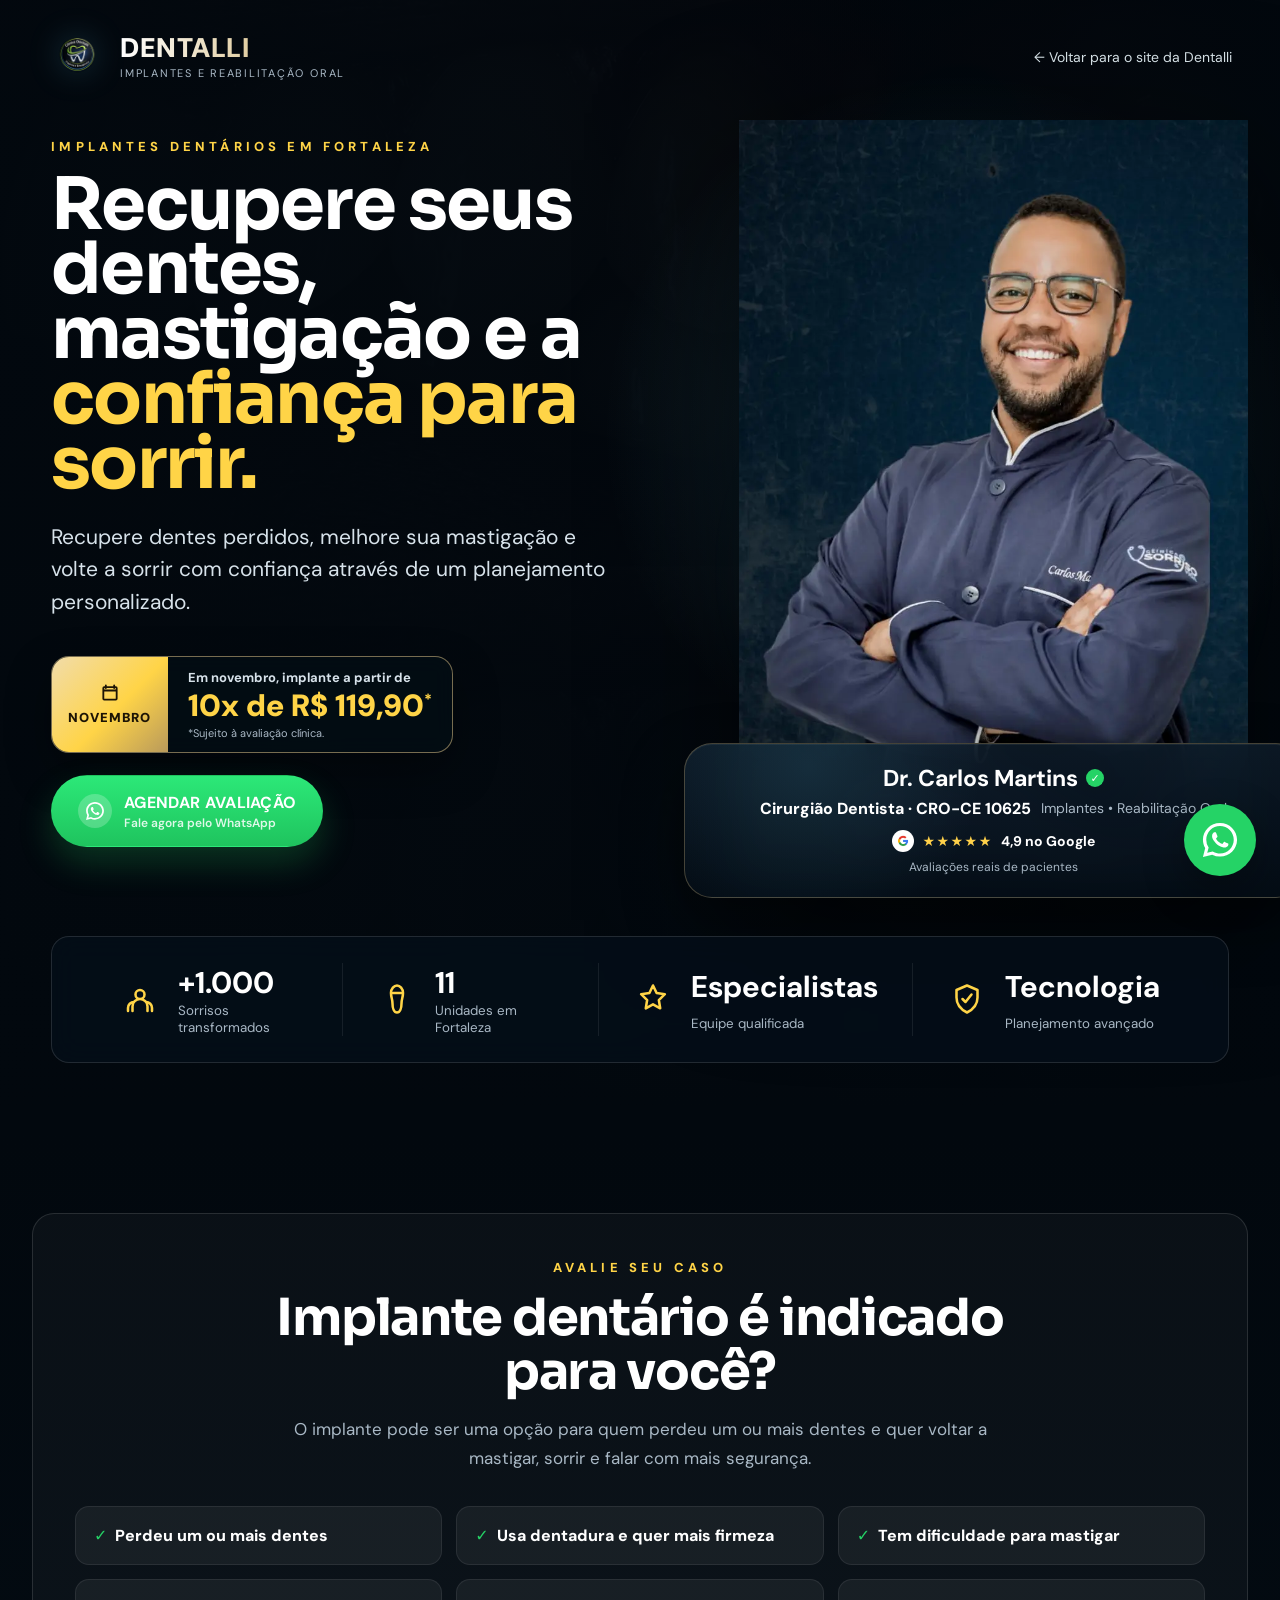
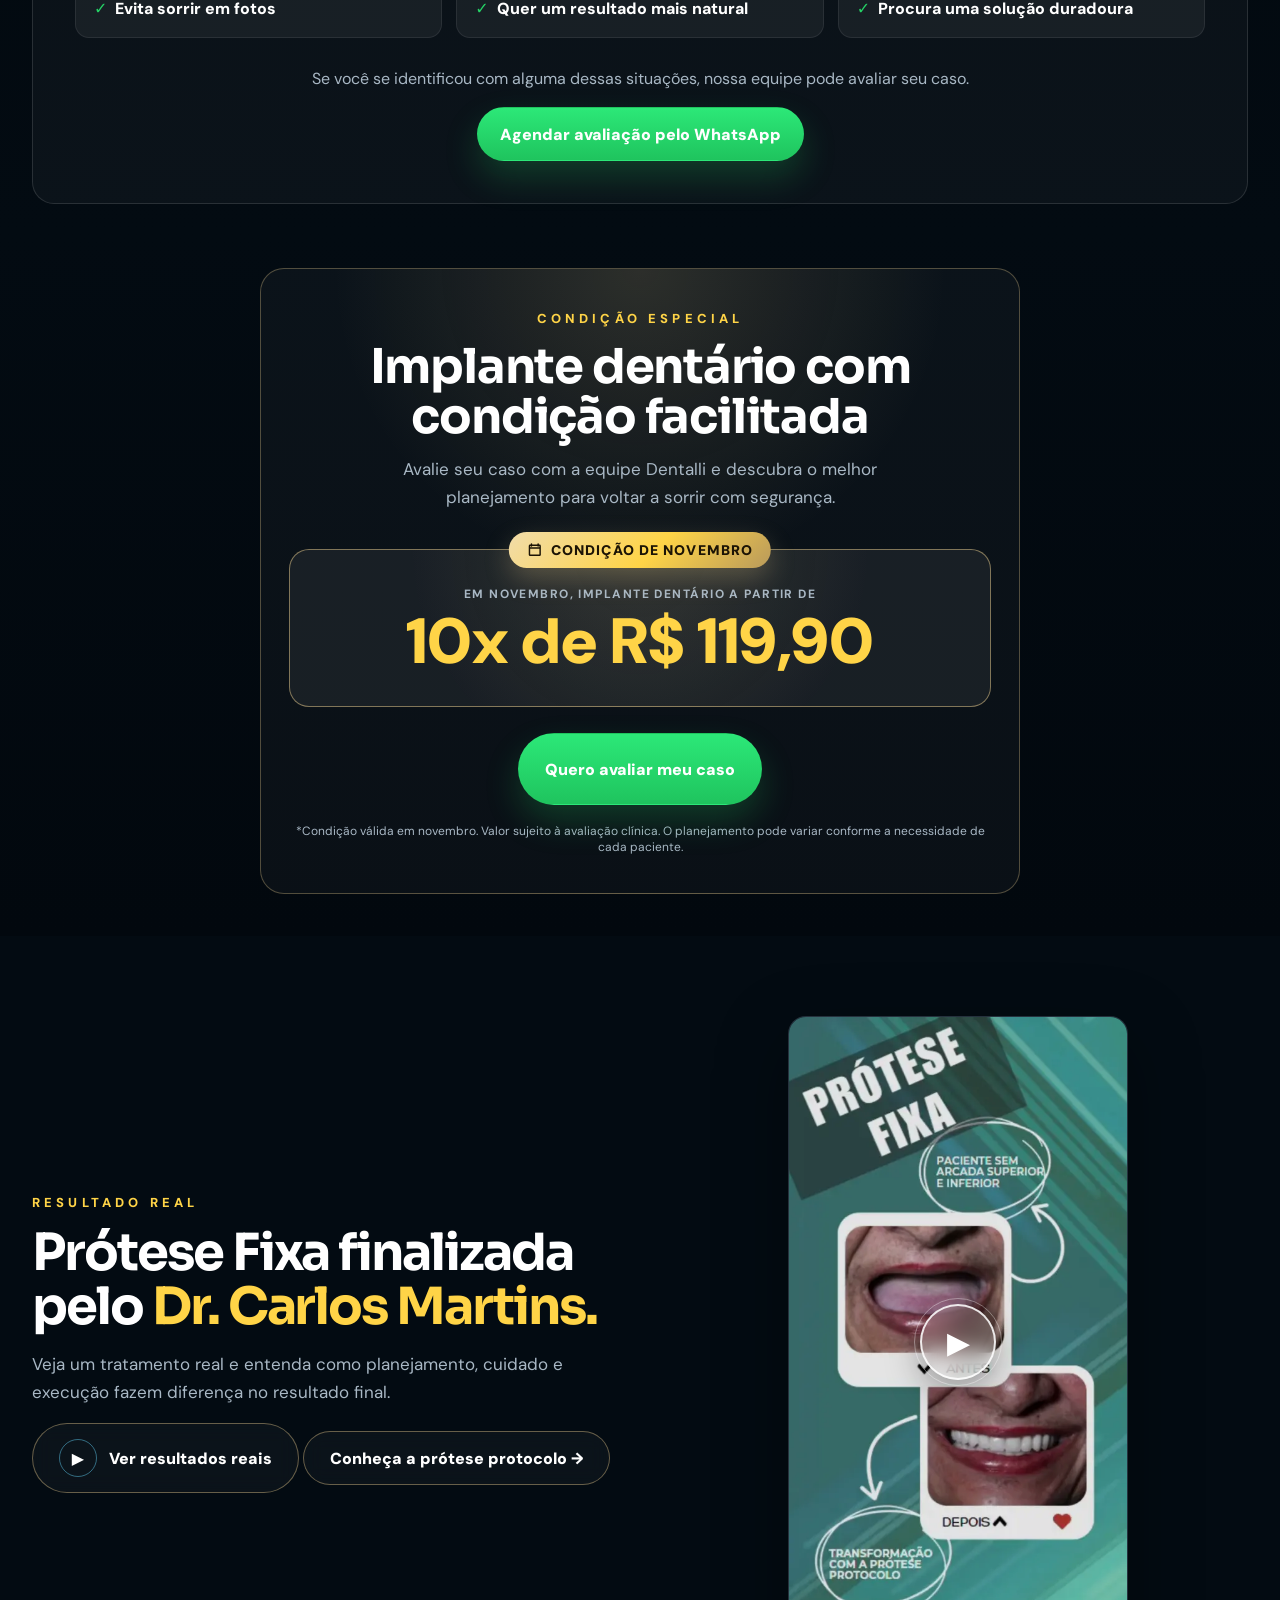
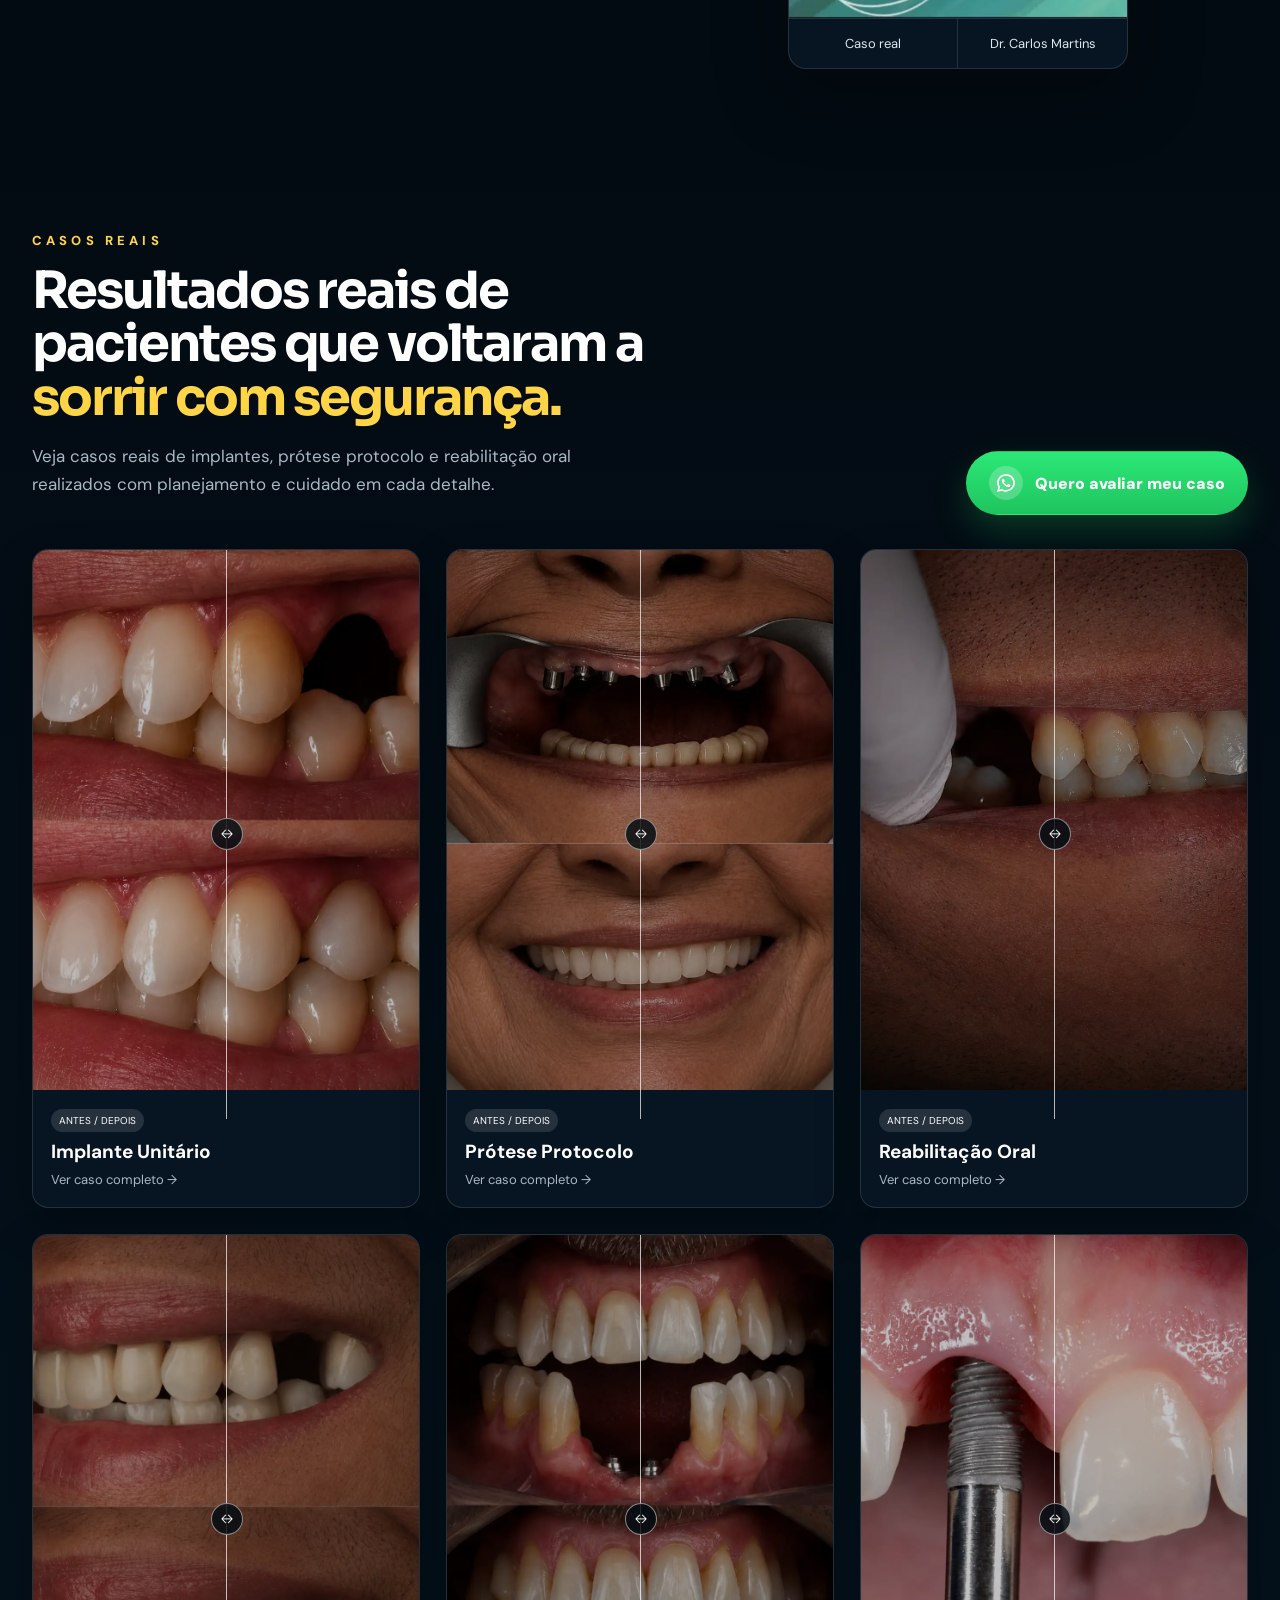
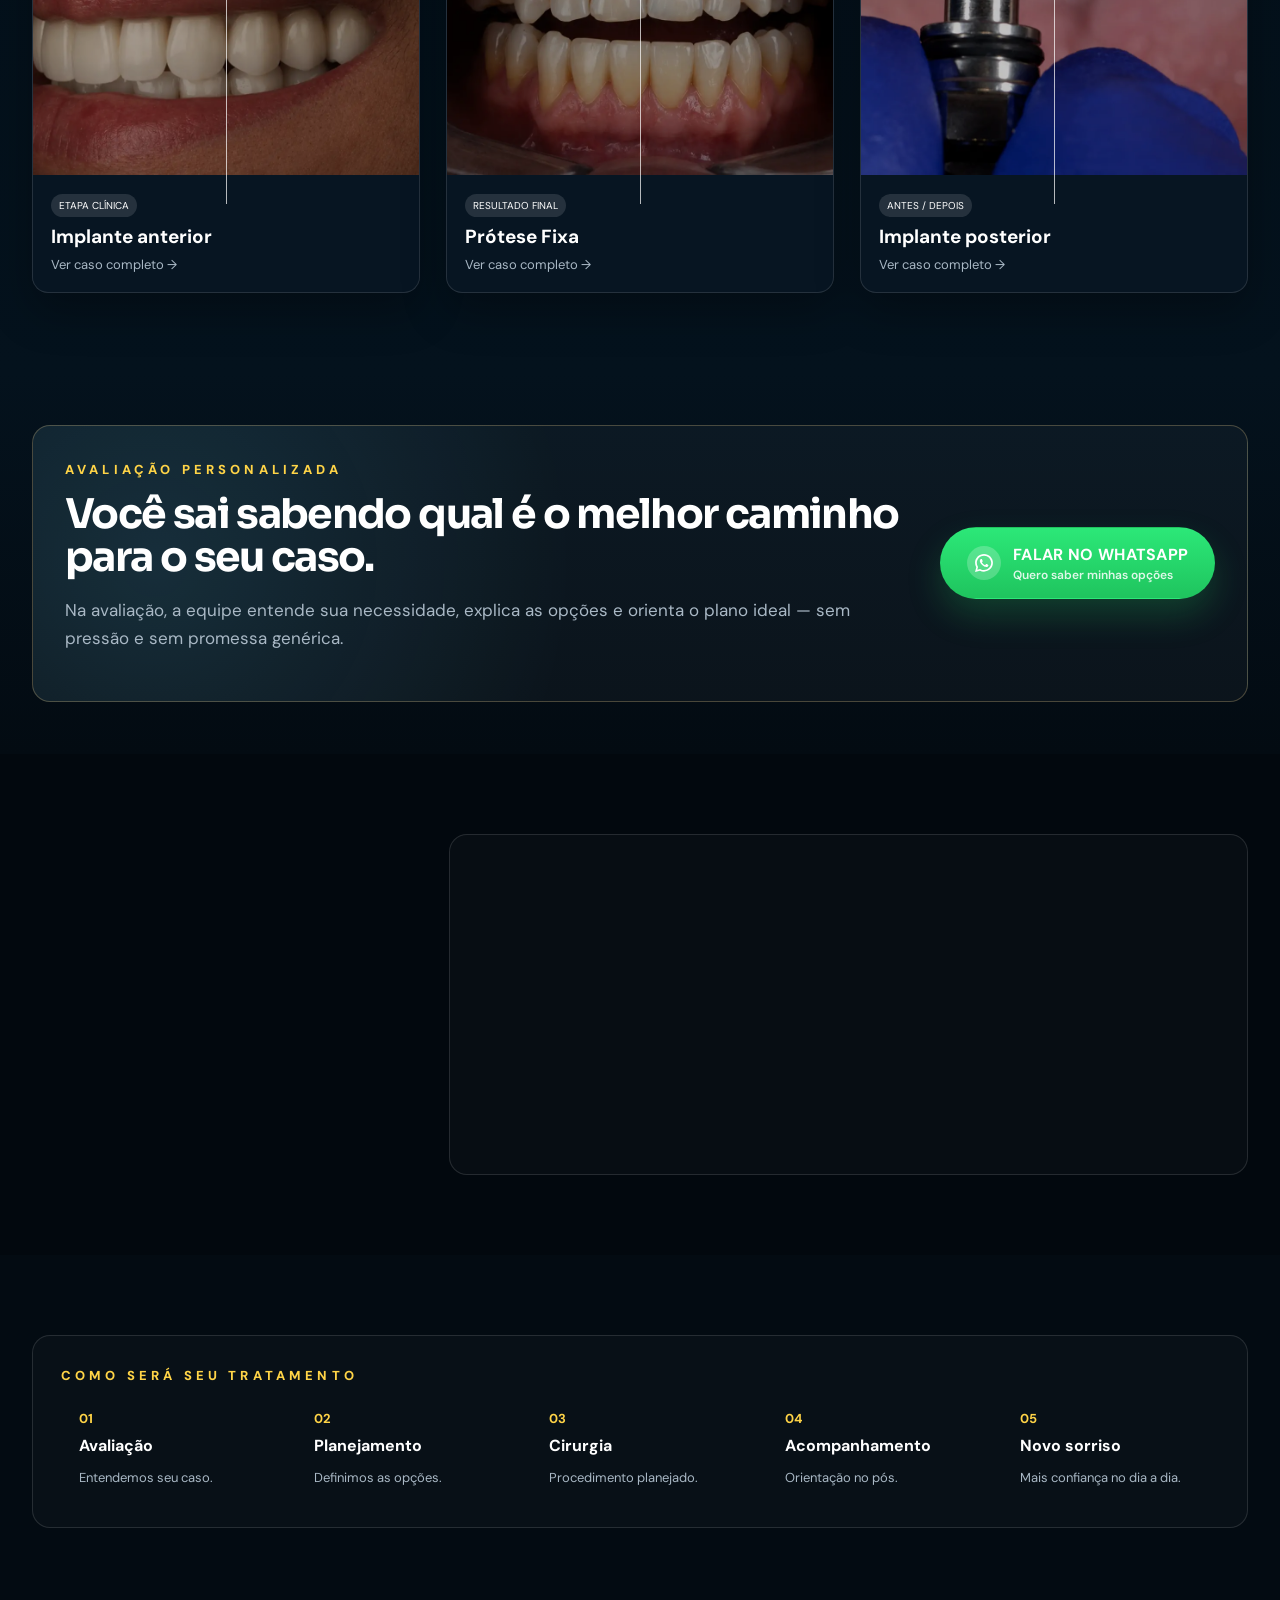
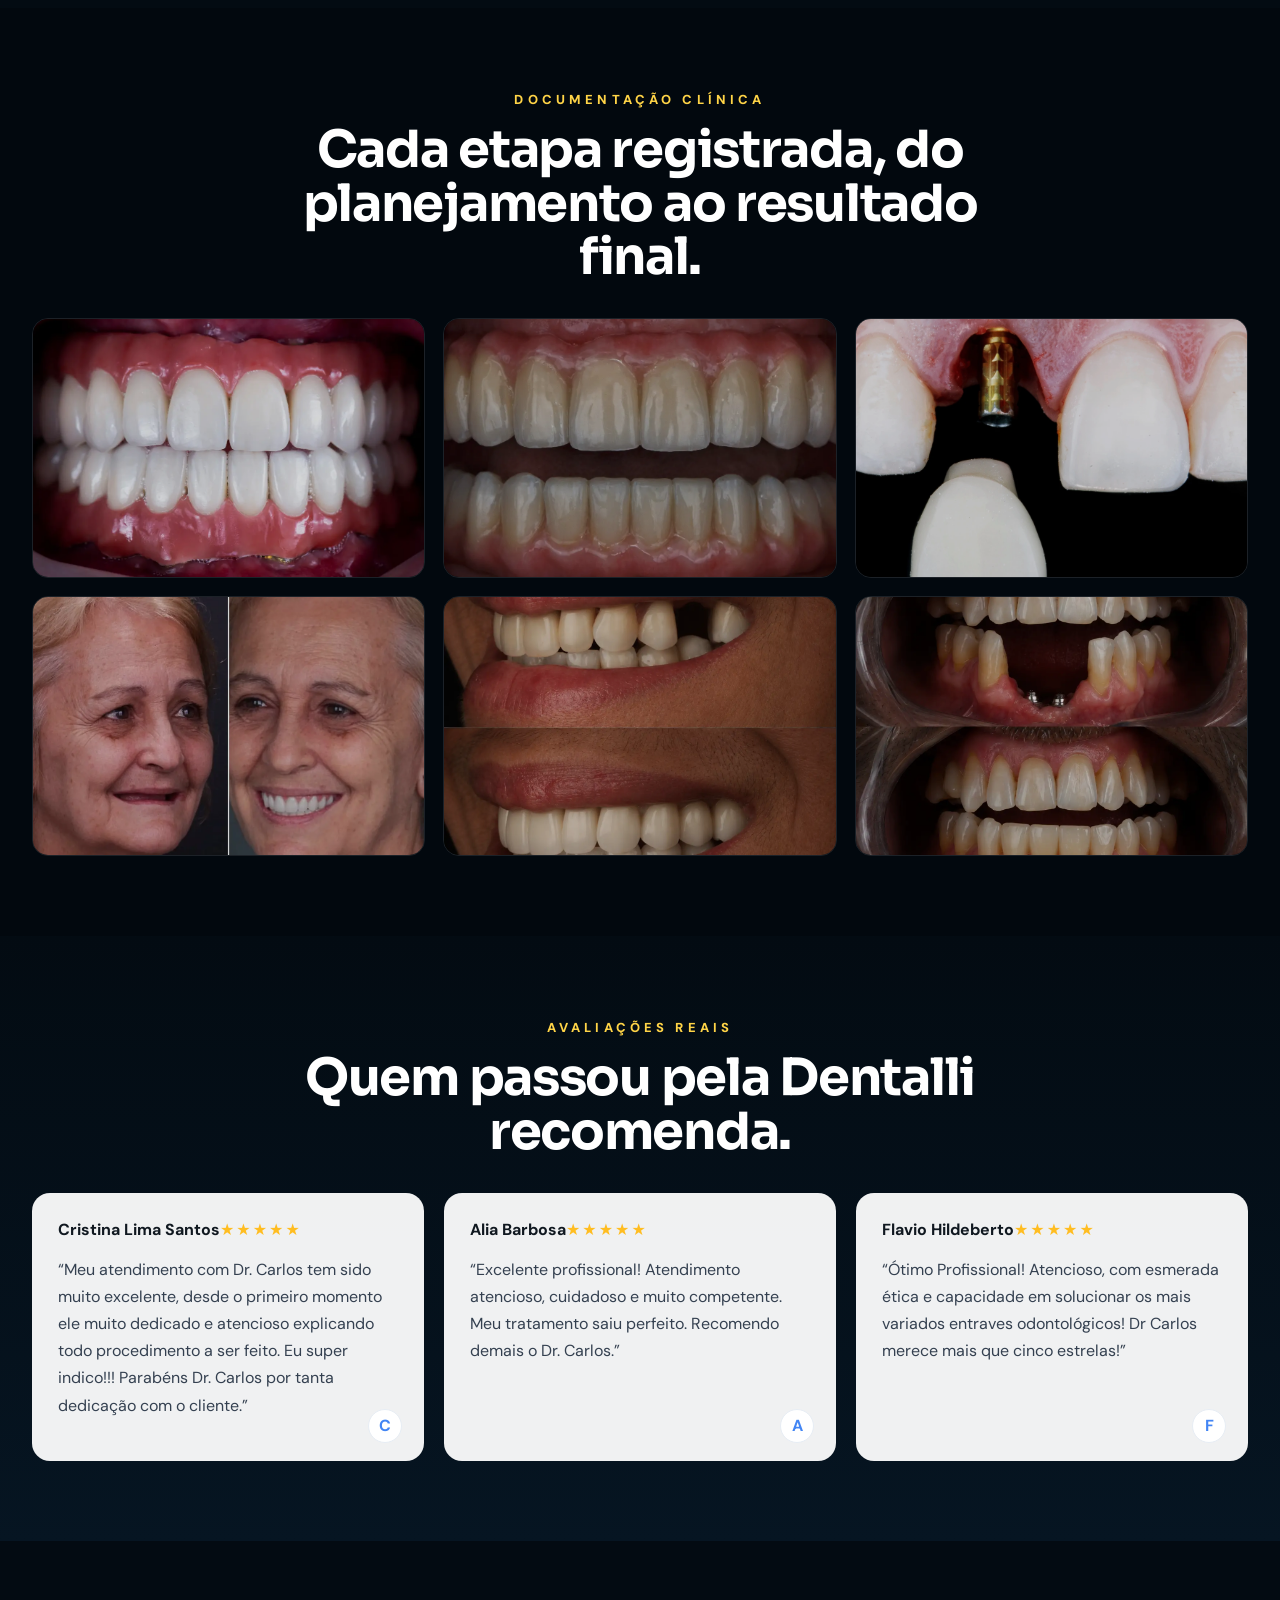
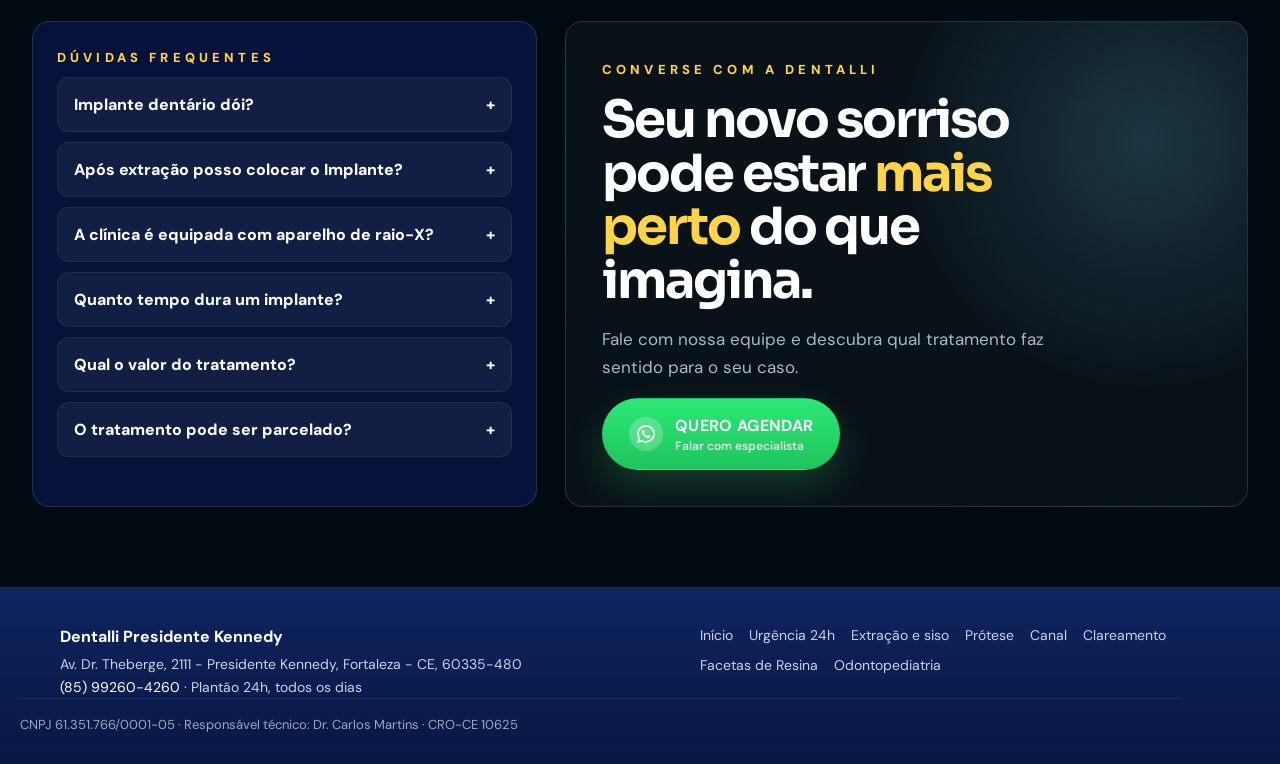
<file: implantes/index.html>
<!doctype html>
<html lang="pt-BR">
<head>
  <!-- Google Tag Manager -->
  <script>(function(w,d,s,l,i){w[l]=w[l]||[];w[l].push({'gtm.start':
  new Date().getTime(),event:'gtm.js'});var f=d.getElementsByTagName(s)[0],
  j=d.createElement(s),dl=l!='dataLayer'?'&l='+l:'';j.async=true;j.src=
  'https://www.googletagmanager.com/gtm.js?id='+i+dl;f.parentNode.insertBefore(j,f);
  })(window,document,'script','dataLayer','GTM-T4L43JB3');</script>
  <!-- End Google Tag Manager -->
  <meta charset="utf-8" />
  <meta name="viewport" content="width=device-width, initial-scale=1" />

  <title>Implantes Dentários em Fortaleza | Implante Fixo | Dentalli</title>

  <meta
    name="description"
    content="Implantes dentários em Fortaleza com avaliação personalizada. Implante sem corte, implante imediato, prótese protocolo, prótese fixa e prótese parafusada."
  />

  <!-- SEO TÉCNICO -->
  <link
    rel="canonical"
    href="https://dentistasfortaleza.com/implantes/"
  />

  <meta
    name="robots"
    content="index, follow, max-image-preview:large"
  />

  <meta name="author" content="Dentista Fortaleza" />
  <meta name="theme-color" content="#0b1220" />

  <!-- OPEN GRAPH / WHATSAPP -->
  <meta property="og:type" content="website" />
  <meta property="og:locale" content="pt_BR" />
  <meta property="og:site_name" content="Dentista Fortaleza" />

  <meta
    property="og:title"
    content="Implantes Dentários em Fortaleza | Implante Fixo | Dentalli"
  />

  <meta
    property="og:description"
    content="Tratamento com implantes dentários em Fortaleza. Implante sem corte, implante imediato, prótese protocolo, prótese fixa e prótese parafusada."
  />

  <meta
    property="og:url"
    content="https://dentistasfortaleza.com/implantes/"
  />

  <meta
    property="og:image"
    content="https://dentistasfortaleza.com/implantes/assets/img/case-06.webp" 
  />

  <meta
    property="og:image:alt"
    content="Implantes dentários em Fortaleza - Dentalli"
  />

  <!-- TWITTER / X -->
  <meta name="twitter:card" content="summary_large_image" />

  <meta
    name="twitter:title"
    content="Implantes Dentários em Fortaleza | Dentalli"
  />

  <meta
    name="twitter:description"
    content="Implante sem corte, implante imediato, prótese protocolo, prótese fixa e prótese parafusada em Fortaleza."
  />

  <meta
    name="twitter:image"
    content="https://dentistasfortaleza.com/implantes/assets/img/case-06.webp"
  />

  <!-- PERFORMANCE -->
  <link rel="stylesheet" href="./css/implantes.css" />

  <!-- DADOS ESTRUTURADOS -->
  <script type="application/ld+json">
  {
    "@context": "https://schema.org",
    "@graph": [
      {
        "@type": "Dentist",
        "@id": "https://dentistasfortaleza.com/#dentalli",
        "name": "Dentalli Presidente Kennedy",
        "alternateName": "Clínica Dentalli",
        "url": "https://dentistasfortaleza.com/",
        "logo": {
          "@type": "ImageObject",
          "@id": "https://dentistasfortaleza.com/#logo",
          "url": "https://dentistasfortaleza.com/assets/img/logo-dentalli.webp",
          "contentUrl": "https://dentistasfortaleza.com/assets/img/logo-dentalli.webp",
          "caption": "Dentista Fortaleza - Clínica Dentalli"
        },
        "image": {
          "@type": "ImageObject",
          "@id": "https://dentistasfortaleza.com/#imagem",
          "url": "https://dentistasfortaleza.com/implantes/assets/img/case-06.webp",
          "contentUrl": "https://dentistasfortaleza.com/implantes/assets/img/case-06.webp",
          "caption": "Dentista Fortaleza - Clínica Dentalli"
        },
        "telephone": "+55 85 99260-4260",
        "priceRange": "R$",
        "areaServed": {
          "@type": "City",
          "name": "Fortaleza",
          "containedInPlace": {
            "@type": "State",
            "name": "Ceará"
          }
        },
        "address": {
          "@type": "PostalAddress",
          "streetAddress": "Av. Dr. Theberge, 2111",
          "addressLocality": "Fortaleza",
          "addressRegion": "CE",
          "postalCode": "60335-480",
          "addressCountry": "BR"
        },
        "contactPoint": {
          "@type": "ContactPoint",
          "telephone": "+55 85 99260-4260",
          "contactType": "Atendimento odontológico",
          "areaServed": "BR",
          "availableLanguage": "pt-BR"
        },
        "geo": {
          "@type": "GeoCoordinates",
          "latitude": -3.72780,
          "longitude": -38.57060
        },
        "openingHoursSpecification": [
          {
            "@type": "OpeningHoursSpecification",
            "dayOfWeek": [
              "Monday",
              "Tuesday",
              "Wednesday",
              "Thursday",
              "Friday",
              "Saturday",
              "Sunday"
            ],
            "opens": "00:00",
            "closes": "23:59"
          }
        ],
        "medicalSpecialty": [
          "Odontologia",
          "Implantodontia",
          "Prótese Dentária",
          "Cirurgia e Traumatologia Bucomaxilofacial"
        ],
        "knowsAbout": [
          "implantes dentários em Fortaleza",
          "implante dentário em Fortaleza",
          "implante sem corte",
          "implante parafusado",
          "implante fixo",
          "implante imediato",
          "carga imediata",
          "conserto de implante dentário",
          "manutenção de implante dentário",
          "prótese parafusada",
          "prótese protocolo",
          "prótese fixa",
          "prótese sobre implantes",
          "implante dentário unitário",
          "reabilitação oral",
          "substituição de dentes perdidos",
          "implantodontia em Fortaleza"
        ],
        "sameAs": [
          "https://www.instagram.com/drcarlosgmartins/",
          "https://www.facebook.com/p/Clinica-Dentalli-Iguatemi-100095034321883/"
        ]
      },
      {
        "@type": "WebSite",
        "@id": "https://dentistasfortaleza.com/#website",
        "url": "https://dentistasfortaleza.com/",
        "name": "Dentista Fortaleza",
        "publisher": {
          "@id": "https://dentistasfortaleza.com/#dentalli"
        },
        "inLanguage": "pt-BR"
      },
      {
        "@type": "Service",
        "@id": "https://dentistasfortaleza.com/implantes/#service",
        "name": "Implantes Dentários em Fortaleza",
        "alternateName": [
          "Implante dentário",
          "Implante fixo",
          "Implante sem corte",
          "Prótese sobre implantes"
        ],
        "serviceType": "Implantodontia e prótese sobre implantes",
        "url": "https://dentistasfortaleza.com/implantes/",
        "description": "Tratamento com implantes dentários em Fortaleza, incluindo implante sem corte, implante imediato, prótese protocolo, prótese fixa, prótese parafusada e reabilitação oral.",
        "provider": {
          "@id": "https://dentistasfortaleza.com/#dentalli"
        },
        "areaServed": {
          "@type": "City",
          "name": "Fortaleza",
          "containedInPlace": {
            "@type": "State",
            "name": "Ceará"
          }
        },
        "availableChannel": {
          "@type": "ServiceChannel",
          "serviceUrl": "https://dentistasfortaleza.com/implantes/",
          "servicePhone": {
            "@type": "ContactPoint",
            "telephone": "+5585992604260",
            "contactType": "Agendamento de avaliação",
            "availableLanguage": "pt-BR"
          }
        }
      },
      {
        "@type": "WebPage",
        "@id": "https://dentistasfortaleza.com/implantes/#webpage",
        "url": "https://dentistasfortaleza.com/implantes/",
        "name": "Implantes Dentários em Fortaleza | Implante Fixo | Dentalli",
        "description": "Implantes dentários em Fortaleza com avaliação personalizada. Implante sem corte, implante imediato, prótese protocolo, prótese fixa e prótese parafusada.",
        "isPartOf": {
          "@id": "https://dentistasfortaleza.com/#website"
        },
        "about": {
          "@id": "https://dentistasfortaleza.com/implantes/#service"
        },
        "mainEntity": {
          "@id": "https://dentistasfortaleza.com/implantes/#service"
        },
        "publisher": {
          "@id": "https://dentistasfortaleza.com/#dentalli"
        },
        "breadcrumb": {
          "@id": "https://dentistasfortaleza.com/implantes/#breadcrumb"
        },
        "primaryImageOfPage": {
          "@id": "https://dentistasfortaleza.com/#imagem"
        },
        "inLanguage": "pt-BR"
      },
      {
        "@type": "BreadcrumbList",
        "@id": "https://dentistasfortaleza.com/implantes/#breadcrumb",
        "itemListElement": [
          {
            "@type": "ListItem",
            "position": 1,
            "name": "Início",
            "item": "https://dentistasfortaleza.com/"
          },
          {
            "@type": "ListItem",
            "position": 2,
            "name": "Implantes Dentários",
            "item": "https://dentistasfortaleza.com/implantes/"
          }
        ]
      }
    ]
  }
</script>

  <link rel="stylesheet" href="../css/unidade.css" />

<!-- identidade visual -->
<link rel="preconnect" href="https://fonts.googleapis.com">
<link rel="preconnect" href="https://fonts.gstatic.com" crossorigin>
<link rel="stylesheet" href="https://fonts.googleapis.com/css2?family=Sora:wght@600;700;800&amp;family=DM+Sans:wght@400;500;600;700&amp;display=swap">
<link rel="stylesheet" href="/css/identidade.css?v=2">
</head>

<body>
  <!-- Google Tag Manager (noscript) -->
  <noscript><iframe src="https://www.googletagmanager.com/ns.html?id=GTM-T4L43JB3"
  height="0" width="0" style="display:none;visibility:hidden"></iframe></noscript>
  <!-- End Google Tag Manager (noscript) -->

  <a class="skip" href="#conteudo">Pular para o conteúdo</a>

  <header class="topShell" id="topo">
    <a class="brandMark" href="../index.html" aria-label="Voltar para o site da Dentalli">
      <img src="./assets/img/logo-dentalli.webp" alt="Dentista Fortaleza" />
      <span><strong>Dentalli</strong><small>Implantes e reabilitação oral</small></span>
    </a>
    <a class="backSite" href="../index.html">← Voltar para o site da Dentalli</a>
  </header>

  <main id="conteudo">
    <section class="hero" aria-label="Implantes Dentários Dentalli">
      <div class="heroBg" aria-hidden="true">
        <img class="is-active" src="./assets/img/hero-bg-1.webp" alt="" />
        <img src="./assets/img/hero-bg-2.webp" alt="" />
        <img src="./assets/img/hero-bg-3.webp" alt="" />
        <img src="./assets/img/hero-bg-4.webp" alt="" />
        <img src="./assets/img/hero-bg-5.webp" alt="" />
      </div>
      <div class="heroOverlay"></div>

      <div class="container heroGrid">
        <div class="heroCopy reveal">
          <p class="eyebrow">Implantes dentários em Fortaleza</p>
           <h1>Recupere seus dentes, mastigação e a <span>confiança para sorrir.</span></h1>
          <p class="lead desktopLead">
            Recupere dentes perdidos, melhore sua mastigação e volte a sorrir com confiança através de um planejamento personalizado.
          </p>

          <p class="lead mobileLead">
            Avaliação personalizada para implantes dentários em Fortaleza.
          </p>
          <div class="novHero">
            <span class="novHero__tag">
              <svg viewBox="0 0 24 24" aria-hidden="true"><path d="M7 3v3M17 3v3M4 9h16M5 5h14a1 1 0 0 1 1 1v13a1 1 0 0 1-1 1H5a1 1 0 0 1-1-1V6a1 1 0 0 1 1-1Z" /></svg>
              Novembro
            </span>
            <span class="novHero__text">
              <small>Em novembro, implante a partir de</small>
              <strong>10x de R$&nbsp;119,90<sup>*</sup></strong>
              <em>*Sujeito à avaliação clínica.</em>
            </span>
          </div>
          <div class="heroActions heroMobileCTA">
            <a class="btn btnWa btnShine" data-whatsapp data-wa-context="wppHeroImplantes">
              <span class="whatsMini" aria-hidden="true">
                <svg viewBox="0 0 32 32" fill="none">
                  <path fill="white"
                    d="M16 3C8.82 3 3 8.73 3 15.8c0 2.25.6 4.45 1.74 6.38L3 29l7.02-1.82A13.1 13.1 0 0 0 16 28.6c7.18 0 13-5.73 13-12.8C29 8.73 23.18 3 16 3Zm0 23.3c-1.83 0-3.63-.48-5.2-1.39l-.37-.21-4.16 1.08 1.1-4.02-.24-.39a10.6 10.6 0 0 1-1.6-5.57c0-5.8 4.72-10.52 10.47-10.52 5.78 0 10.48 4.72 10.48 10.52S21.78 26.3 16 26.3Zm5.75-7.86c-.31-.16-1.82-.9-2.1-1-.28-.1-.48-.16-.68.16-.2.31-.79 1-.97 1.2-.18.2-.36.23-.67.08-.31-.16-1.3-.48-2.48-1.53-.92-.82-1.54-1.84-1.72-2.15-.18-.31-.02-.48.14-.63.14-.14.31-.36.46-.54.15-.18.2-.31.31-.52.1-.21.05-.39-.03-.55-.08-.16-.68-1.64-.93-2.25-.25-.6-.5-.52-.68-.53h-.58c-.2 0-.52.08-.8.39-.28.31-1.07 1.05-1.07 2.57s1.1 2.98 1.25 3.19c.15.21 2.15 3.3 5.22 4.62.73.32 1.3.5 1.74.64.74.23 1.41.2 1.94.12.59-.09 1.82-.74 2.08-1.46.26-.72.26-1.34.18-1.46-.08-.12-.28-.2-.59-.36Z" />
                </svg>
              </span>

              <span class="waText">
                <b>Agendar avaliação</b>
                <small>Fale agora pelo WhatsApp</small>
              </span>
            </a>

          </div>

        </div>

        <div class="heroDoctor reveal">
          <div class="doctorGlow"></div>
          <img class="doctorImg" src="./assets/img/dr-carlos-full.webp"
            alt="Dr. Carlos Martins, cirurgião dentista da Dentista Fortaleza" />
          <div class="doctorCard">
            <div class="doctorInfo">
              <div class="doctorName">
                <strong>Dr. Carlos Martins</strong>
                <span class="doctorCheck">✓</span>
              </div>

              <div class="doctorMeta">
                <span>Cirurgião Dentista · CRO-CE 10625</span>
                <small>Implantes • Reabilitação Oral</small>
              </div>

              <div class="doctorRating">
                <img src="./assets/img/google-logo.webp" alt="Google" />
                <span class="stars">★★★★★</span>
                <b>4,9 no Google</b>
              </div>

              <em>Avaliações reais de pacientes</em>
            </div>
          </div>
        </div>
      </div>

      <div class="container trustBar reveal" aria-label="Diferenciais da Dentalli">
        <div><span class="lineIcon" aria-hidden="true"><svg viewBox="0 0 24 24">
              <path
                d="M7 20v-3a5 5 0 0 1 10 0v3M9 9a3 3 0 1 0 6 0 3 3 0 0 0-6 0M4 20v-2a4 4 0 0 1 4-4M20 20v-2a4 4 0 0 0-4-4" />
            </svg></span><strong>+1.000</strong><small>Sorrisos transformados</small></div>
        <div><span class="lineIcon" aria-hidden="true"><svg viewBox="0 0 24 24">
              <path d="M12 3c-2 0-4 2-4 5s1 4 1 7c0 3 1 6 3 6s3-3 3-6c0-3 1-4 1-7s-2-5-4-5Z" />
              <path d="M9 8h6" />
            </svg></span><strong>11</strong><small>Unidades em Fortaleza</small></div>
        <div><span class="lineIcon" aria-hidden="true"><svg viewBox="0 0 24 24">
              <path d="m12 3 2.4 5 5.5.8-4 3.9.9 5.5-4.8-2.6-4.8 2.6.9-5.5-4-3.9 5.5-.8L12 3Z" />
            </svg></span><strong>Especialistas</strong><small>Equipe qualificada</small></div>
        <div><span class="lineIcon" aria-hidden="true"><svg viewBox="0 0 24 24">
              <path d="M12 3 5 6v5c0 5 3 8 7 10 4-2 7-5 7-10V6l-7-3Z" />
              <path d="m9 12 2 2 4-5" />
            </svg></span><strong>Tecnologia</strong><small>Planejamento avançado</small></div>
      </div>
    </section>

    <section class="indications sectionPad">
      <div class="container indicationsBox reveal">
        <div class="sectionHead center">
          <span class="kicker">Avalie seu caso</span>
          <h2>Implante dentário é indicado para você?</h2>
          <p>
            O implante pode ser uma opção para quem perdeu um ou mais dentes e quer voltar a mastigar, sorrir e falar
            com mais segurança.
          </p>
        </div>

        <div class="indicationGrid">
          <div>Perdeu um ou mais dentes</div>
          <div>Usa dentadura e quer mais firmeza</div>
          <div>Tem dificuldade para mastigar</div>
          <div>Evita sorrir em fotos</div>
          <div>Quer um resultado mais natural</div>
          <div>Procura uma solução duradoura</div>
        </div>

        <div class="indicationCta">
          <p>Se você se identificou com alguma dessas situações, nossa equipe pode avaliar seu caso.</p>

          <a class="btn btnWa btnSlim" data-whatsapp data-wa-context="wppIndicacaoCtaImplantes">
            Agendar avaliação pelo WhatsApp
          </a>
        </div>
      </div>
    </section>

    <section class="priceOffer sectionPad">
  <div class="container priceBox reveal">
    <span class="kicker">Condição especial</span>

    <h2>Implante dentário com condição facilitada</h2>

    <p>
      Avalie seu caso com a equipe Dentalli e descubra o melhor planejamento para voltar a sorrir com segurança.
    </p>

    <div class="priceHighlight priceHighlight--nov">
      <span class="novBadge">
        <svg viewBox="0 0 24 24" aria-hidden="true"><path d="M7 3v3M17 3v3M4 9h16M5 5h14a1 1 0 0 1 1 1v13a1 1 0 0 1-1 1H5a1 1 0 0 1-1-1V6a1 1 0 0 1 1-1Z" /></svg>
        Condição de novembro
      </span>
      <small>Em novembro, implante dentário a partir de</small>
      <strong>10x de R$ 119,90</strong>
    </div>

    <a class="btn btnWa btnShine" data-whatsapp data-wa-context="wppPrecoImplantes">
      Quero avaliar meu caso
    </a>

    <em>
      *Condição válida em novembro. Valor sujeito à avaliação clínica. O planejamento pode variar conforme a necessidade de cada paciente.
    </em>
  </div>
</section>

    <section class="videoIntro sectionPad" id="video">
      <div class="container videoIntroGrid">
        <div class="videoText reveal">
          <span class="kicker">Resultado real</span>
          <h2>Prótese Fixa finalizada pelo <span>Dr. Carlos Martins.</span></h2>
          <p>Veja um tratamento real e entenda como planejamento, cuidado e execução fazem diferença no resultado final.
          </p>
          <a class="btn btnOutline btnResultados" href="#casos"><span class="playIcon">▶</span> Ver resultados reais</a>
          <a class="btn btnOutline" href="../protese-protocolo/">Conheça a prótese protocolo →</a>
        </div>
        <div class="videoFeature reveal" data-open-video="./assets/video/protocolo.mp4">
          <video src="./assets/video/protocolo.mp4" poster="./assets/img/protocolo-poster.webp" muted playsinline preload="none"></video>
          <button class="bigPlay" aria-label="Assistir vídeo">▶</button>
          <div class="videoBadges"><span>Caso real</span><span>Dr. Carlos
              Martins</span></div>
        </div>
      </div>
    </section>

    <section class="cases sectionPad" id="casos">
      <div class="container">
        <div class="sectionRow reveal">
          <div><span class="kicker">Casos reais</span>
            <h2>Resultados reais de pacientes que voltaram a <span>sorrir com segurança.</span></h2>
            <p>
              Veja casos reais de implantes, prótese protocolo e reabilitação oral realizados com planejamento e cuidado
              em cada detalhe.
            </p>
          </div>
          <a class="btn btnWa btnSlim" data-whatsapp data-wa-context="wppResultadosImplantes">
            <span class="whatsMini" aria-hidden="true">
              <svg viewBox="0 0 32 32" fill="none">
                <path fill="currentColor"
                  d="M16 3C8.82 3 3 8.73 3 15.8c0 2.25.6 4.45 1.74 6.38L3 29l7.02-1.82A13.1 13.1 0 0 0 16 28.6c7.18 0 13-5.73 13-12.8C29 8.73 23.18 3 16 3Zm0 23.3c-1.83 0-3.63-.48-5.2-1.39l-.37-.21-4.16 1.08 1.1-4.02-.24-.39a10.6 10.6 0 0 1-1.6-5.57c0-5.8 4.72-10.52 10.47-10.52 5.78 0 10.48 4.72 10.48 10.52S21.78 26.3 16 26.3Zm5.75-7.86c-.31-.16-1.82-.9-2.1-1-.28-.1-.48-.16-.68.16-.2.31-.79 1-.97 1.2-.18.2-.36.23-.67.08-.31-.16-1.3-.48-2.48-1.53-.92-.82-1.54-1.84-1.72-2.15-.18-.31-.02-.48.14-.63.14-.14.31-.36.46-.54.15-.18.2-.31.31-.52.1-.21.05-.39-.03-.55-.08-.16-.68-1.64-.93-2.25-.25-.6-.5-.52-.68-.53h-.58c-.2 0-.52.08-.8.39-.28.31-1.07 1.05-1.07 2.57s1.1 2.98 1.25 3.19c.15.21 2.15 3.3 5.22 4.62.73.32 1.3.5 1.74.64.74.23 1.41.2 1.94.12.59-.09 1.82-.74 2.08-1.46.26-.72.26-1.34.18-1.46-.08-.12-.28-.2-.59-.36Z" />
              </svg>
            </span>
            Quero avaliar meu caso
          </a>
        </div>

        <div class="caseGrid">
          <article class="caseCard reveal" data-img="./assets/img/case-01.webp" data-title="Implante unitário"><img
              src="./assets/img/case-01.webp" alt="Antes e depois implante unitário"><span class="compareLine"></span>
            <div><small>Antes / depois</small><strong>Implante Unitário</strong><a>Ver caso completo →</a></div>
          </article>
          <article class="caseCard reveal" data-img="./assets/img/case-02.webp" data-title="Prótese protocolo"><img
              src="./assets/img/case-02.webp" alt="Antes e depois prótese protocolo"><span class="compareLine"></span>
            <div><small>Antes / depois</small><strong>Prótese Protocolo</strong><a>Ver caso completo →</a></div>
          </article>
          <article class="caseCard reveal" data-img="./assets/img/case-03.webp" data-title="Reabilitação oral"><img
              src="./assets/img/case-03.webp" alt="Antes e depois reabilitação oral"><span class="compareLine"></span>
            <div><small>Antes / depois</small><strong>Reabilitação Oral</strong><a>Ver caso completo →</a></div>
          </article>
          <article class="caseCard reveal" data-img="./assets/img/case-04.webp" data-title="Implante anterior"><img
              src="./assets/img/case-04.webp" alt="Implante anterior"><span class="compareLine"></span>
            <div><small>Etapa clínica</small><strong>Implante anterior</strong><a>Ver caso completo →</a></div>
          </article>
          <article class="caseCard reveal" data-img="./assets/img/case-05.webp" data-title="Prótese fixa"><img
              src="./assets/img/case-05.webp" alt="Prótese fixa"><span class="compareLine"></span>
            <div><small>Resultado final</small><strong>Prótese Fixa</strong><a>Ver caso completo →</a></div>
          </article>
          <article class="caseCard reveal" data-img="./assets/img/case-06.webp" data-title="Caso real lateral"><img
              src="./assets/img/case-06.webp" alt="Caso real lateral"><span class="compareLine"></span>
            <div><small>Antes / depois</small><strong>Implante posterior</strong><a>Ver caso completo →</a></div>
          </article>
        </div>
      </div>
    </section>

    <section class="conversionBand sectionPad">
      <div class="container bandBox reveal">

        <div>
          <span class="kicker">Avaliação personalizada</span>

          <h2>Você sai sabendo qual é o melhor caminho para o seu caso.</h2>

          <p>
            Na avaliação, a equipe entende sua necessidade, explica as opções e
            orienta o plano ideal — sem pressão e sem promessa genérica.
          </p>
        </div>

        <a class="btn btnWa btnShine" data-whatsapp data-wa-context="wppCtaMeioImplantes">

          <span class="whatsMini" aria-hidden="true">
            <svg viewBox="0 0 32 32" fill="none">
              <path fill="white"
                d="M16 3C8.82 3 3 8.73 3 15.8c0 2.25.6 4.45 1.74 6.38L3 29l7.02-1.82A13.1 13.1 0 0 0 16 28.6c7.18 0 13-5.73 13-12.8C29 8.73 23.18 3 16 3Zm0 23.3c-1.83 0-3.63-.48-5.2-1.39l-.37-.21-4.16 1.08 1.1-4.02-.24-.39a10.6 10.6 0 0 1-1.6-5.57c0-5.8 4.72-10.52 10.47-10.52 5.78 0 10.48 4.72 10.48 10.52S21.78 26.3 16 26.3Zm5.75-7.86c-.31-.16-1.82-.9-2.1-1-.28-.1-.48-.16-.68.16-.2.31-.79 1-.97 1.2-.18.2-.36.23-.67.08-.31-.16-1.3-.48-2.48-1.53-.92-.82-1.54-1.84-1.72-2.15-.18-.31-.02-.48.14-.63.14-.14.31-.36.46-.54.15-.18.2-.31.31-.52.1-.21.05-.39-.03-.55-.08-.16-.68-1.64-.93-2.25-.25-.6-.5-.52-.68-.53h-.58c-.2 0-.52.08-.8.39-.28.31-1.07 1.05-1.07 2.57s1.1 2.98 1.25 3.19c.15.21 2.15 3.3 5.22 4.62.73.32 1.3.5 1.74.64.74.23 1.41.2 1.94.12.59-.09 1.82-.74 2.08-1.46.26-.72.26-1.34.18-1.46-.08-.12-.28-.2-.59-.36Z" />
            </svg>
          </span>

          <span class="waText">
            <b>Falar no WhatsApp</b>
            <small>Quero saber minhas opções</small>
          </span>

        </a>

      </div>
    </section>

    <section class="why sectionPad" id="diferenciais">
      <div class="container whyGrid">
        <div class="whyCopy reveal">
          <span class="kicker">Por que escolher</span>
          <h2>Dentalli</h2>
          <p>Experiência, tecnologia e atendimento humano para entregar um resultado seguro, natural e planejado.</p>
          <a class="btn btnWa btnSlim" data-whatsapp data-wa-context="wppDiferenciaisImplantes">

            <span class="whatsMini" aria-hidden="true">
              <svg viewBox="0 0 32 32" fill="none">
                <path fill="white"
                  d="M16 3C8.82 3 3 8.73 3 15.8c0 2.25.6 4.45 1.74 6.38L3 29l7.02-1.82A13.1 13.1 0 0 0 16 28.6c7.18 0 13-5.73 13-12.8C29 8.73 23.18 3 16 3Zm0 23.3c-1.83 0-3.63-.48-5.2-1.39l-.37-.21-4.16 1.08 1.1-4.02-.24-.39a10.6 10.6 0 0 1-1.6-5.57c0-5.8 4.72-10.52 10.47-10.52 5.78 0 10.48 4.72 10.48 10.52S21.78 26.3 16 26.3Zm5.75-7.86c-.31-.16-1.82-.9-2.1-1-.28-.1-.48-.16-.68.16-.2.31-.79 1-.97 1.2-.18.2-.36.23-.67.08-.31-.16-1.3-.48-2.48-1.53-.92-.82-1.54-1.84-1.72-2.15-.18-.31-.02-.48.14-.63.14-.14.31-.36.46-.54.15-.18.2-.31.31-.52.1-.21.05-.39-.03-.55-.08-.16-.68-1.64-.93-2.25-.25-.6-.5-.52-.68-.53h-.58c-.2 0-.52.08-.8.39-.28.31-1.07 1.05-1.07 2.57s1.1 2.98 1.25 3.19c.15.21 2.15 3.3 5.22 4.62.73.32 1.3.5 1.74.64.74.23 1.41.2 1.94.12.59-.09 1.82-.74 2.08-1.46.26-.72.26-1.34.18-1.46-.08-.12-.28-.2-.59-.36Z" />
              </svg>
            </span>

            <span class="waText">
              <b>Agendar avaliação</b>
            </span>

          </a>
        </div>
        <div class="whyCards">
          <article class="reveal"><span class="lineIcon"><svg viewBox="0 0 24 24">
                <path d="M4 5h16v14H4zM8 9h8M8 13h5" />
              </svg></span><strong>Planejamento Digital</strong>
            <p>Precisão antes de iniciar o tratamento.</p>
          </article>
          <article class="reveal"><span class="lineIcon"><svg viewBox="0 0 24 24">
                <path d="M12 3c-2 0-4 2-4 5s1 4 1 7c0 3 1 6 3 6s3-3 3-6c0-3 1-4 1-7s-2-5-4-5Z" />
              </svg></span><strong>Materiais Premium</strong>
            <p>Seleção de materiais de qualidade.</p>
          </article>
          <article class="reveal"><span class="lineIcon"><svg viewBox="0 0 24 24">
                <path d="M7 20v-3a5 5 0 0 1 10 0v3M9 9a3 3 0 1 0 6 0 3 3 0 0 0-6 0" />
              </svg></span><strong>Especialistas</strong>
            <p>Equipe habituada a reabilitações.</p>
          </article>
          <article class="reveal"><span class="lineIcon"><svg viewBox="0 0 24 24">
                <path d="M12 3 5 6v5c0 5 3 8 7 10 4-2 7-5 7-10V6l-7-3Z" />
              </svg></span><strong>Segurança</strong>
            <p>Orientação completa antes e depois.</p>
          </article>
        </div>
      </div>
    </section>

    <section class="process sectionPad processMobile">
      <div class="container processBox reveal">
        <span class="kicker">Como será seu tratamento</span>
        <div class="steps">
          <div><b>01</b><strong>Avaliação</strong>
            <p>Entendemos seu caso.</p>
          </div>
          <div><b>02</b><strong>Planejamento</strong>
            <p>Definimos as opções.</p>
          </div>
          <div><b>03</b><strong>Cirurgia</strong>
            <p>Procedimento planejado.</p>
          </div>
          <div><b>04</b><strong>Acompanhamento</strong>
            <p>Orientação no pós.</p>
          </div>
          <div><b>05</b><strong>Novo sorriso</strong>
            <p>Mais confiança no dia a dia.</p>
          </div>
        </div>
      </div>
    </section>

    <section class="gallery sectionPad">
      <div class="container">
        <div class="sectionHead center reveal"><span class="kicker">Documentação clínica</span>
          <h2>Cada etapa registrada, do planejamento ao resultado final.</h2>
        </div>
        <div class="photoWall">
          <img class="reveal" src="./assets/img/case-07.webp" alt="Procedimento clínico" />
          <img class="reveal" src="./assets/img/case-08.webp" alt="Antes e depois lateral" />
          <img class="reveal" src="./assets/img/case-09.webp" alt="Antes e depois com implantes" />
          <img class="reveal" src="./assets/img/case-10.webp" alt="Antes e depois reabilitação" />
          <img class="reveal" src="./assets/img/case-04.webp" alt="Instalação de implante" />
          <img class="reveal" src="./assets/img/case-05.webp" alt="Resultado de prótese" />
        </div>
      </div>
    </section>

    <section class="reviews sectionPad">
      <div class="container">
        <div class="sectionHead center reveal"><span class="kicker">Avaliações reais</span>
          <h2>Quem passou pela Dentalli recomenda.</h2>
        </div>
        <div class="reviewGrid">
          <article class="reviewCard reveal">
            <div><strong>Cristina Lima Santos</strong><span>★★★★★</span></div>
            <p>“Meu atendimento com Dr. Carlos tem sido muito excelente, desde o primeiro momento ele muito dedicado e atencioso explicando todo procedimento a ser feito. Eu super indico!!! Parabéns Dr. Carlos por tanta dedicação com o cliente.”</p><b>C</b>
          </article>
          <article class="reviewCard reveal">
            <div><strong>Alia Barbosa</strong><span>★★★★★</span></div>
            <p>“Excelente profissional! Atendimento atencioso, cuidadoso e muito competente. Meu tratamento saiu perfeito. Recomendo demais o Dr. Carlos.”</p><b>A</b>
          </article>
          <article class="reviewCard reveal">
            <div><strong>Flavio Hildeberto</strong><span>★★★★★</span></div>
            <p>“Ótimo Profissional! Atencioso, com esmerada ética e capacidade em solucionar os mais variados entraves odontológicos! Dr Carlos merece mais que cinco estrelas!”</p><b>F</b>
          </article>
        </div>
      </div>
    </section>

    <section class="faqCta sectionPad">
      <div class="container faqGrid">
        <div class="faq reveal">
          <span class="kicker">Dúvidas frequentes</span>
          <details>
            <summary>Implante dentário dói?</summary>
            <p>O procedimento é feito com anestesia e planejamento e muitas vezes pode ser realizado sem cortes. A
              equipe orienta todo o pós-operatório.</p>
          </details>
          <details>
            <summary>Após extração posso colocar o Implante?</summary>
            <p>Sim, e de forma imediata muitas vezes, porém precisamos avaliar o caso</p>
          </details>
          <details>
            <summary>A clínica é equipada com aparelho de raio-X?</summary>
            <p>Sim, nosso raio-x custa 50,00 reais e fica pronto no mesmo minuto.</p>
          </details>
          <details>
            <summary>Quanto tempo dura um implante?</summary>
            <p>Com indicação correta, higiene e acompanhamento, pode durar muitos anos.</p>
          </details>
          <details>
            <summary>Qual o valor do tratamento?</summary>
            <p>Depende da quantidade de dentes. Em novembro, um implante dentário pode ter condições a partir de 10x de R$ 119,90, conforme avaliação do caso.</p>
          </details>
          <details>
            <summary>O tratamento pode ser parcelado?</summary>
            <p>A equipe apresenta opções de pagamento, e parcelamos em até 10x sem juros, conforme condições apresentadas pela equipe.</p>
          </details>
        </div>
        <div class="finalCard reveal">
          <div><span class="kicker">Converse com a Dentalli</span>
            <h2>Seu novo sorriso pode estar <span>mais perto</span> do que imagina.</h2>
            <p>Fale com nossa equipe e descubra qual tratamento faz sentido para o seu caso.</p>
            <a class="btn btnWa btnShine" data-whatsapp data-wa-context="wppFinalImplantes">

              <span class="whatsMini" aria-hidden="true">
                <svg viewBox="0 0 32 32" fill="none">
                  <path fill="white"
                    d="M16 3C8.82 3 3 8.73 3 15.8c0 2.25.6 4.45 1.74 6.38L3 29l7.02-1.82A13.1 13.1 0 0 0 16 28.6c7.18 0 13-5.73 13-12.8C29 8.73 23.18 3 16 3Zm0 23.3c-1.83 0-3.63-.48-5.2-1.39l-.37-.21-4.16 1.08 1.1-4.02-.24-.39a10.6 10.6 0 0 1-1.6-5.57c0-5.8 4.72-10.52 10.47-10.52 5.78 0 10.48 4.72 10.48 10.52S21.78 26.3 16 26.3Zm5.75-7.86c-.31-.16-1.82-.9-2.1-1-.28-.1-.48-.16-.68.16-.2.31-.79 1-.97 1.2-.18.2-.36.23-.67.08-.31-.16-1.3-.48-2.48-1.53-.92-.82-1.54-1.84-1.72-2.15-.18-.31-.02-.48.14-.63.14-.14.31-.36.46-.54.15-.18.2-.31.31-.52.1-.21.05-.39-.03-.55-.08-.16-.68-1.64-.93-2.25-.25-.6-.5-.52-.68-.53h-.58c-.2 0-.52.08-.8.39-.28.31-1.07 1.05-1.07 2.57s1.1 2.98 1.25 3.19c.15.21 2.15 3.3 5.22 4.62.73.32 1.3.5 1.74.64.74.23 1.41.2 1.94.12.59-.09 1.82-.74 2.08-1.46.26-.72.26-1.34.18-1.46-.08-.12-.28-.2-.59-.36Z" />
                </svg>
              </span>

              <span class="waText">
                <b>Quero agendar</b>
                <small>Falar com especialista</small>
              </span>

            </a>
          </div>

        </div>
      </div>
    </section>
  </main>
  <!-- Rodapé da unidade -->
  <footer class="unitFooter">
    <div class="unitFooter__inner">
      <div>
        <strong>Dentalli Presidente Kennedy</strong>
        <p>Av. Dr. Theberge, 2111 - Presidente Kennedy, Fortaleza - CE, 60335-480</p>
        <p><a href="tel:+5585992604260" data-tel-link>(85) 99260-4260</a> · Plantão 24h, todos os dias</p>
      </div>
      <nav class="unitFooter__links" aria-label="Páginas do site">
        <a href="../">Início</a>
        <a href="../urgencia/">Urgência 24h</a>
        <a href="../extracao/">Extração e siso</a>
        <a href="../protese/">Prótese</a>
        <a href="../canal/">Canal</a>
        <a href="../clareamento/">Clareamento</a>
        <a href="../facetas/">Facetas de Resina</a>
        <a href="../pediatria/">Odontopediatria</a>
      </nav>
    </div>
    <p class="unitFooter__rt">CNPJ 61.351.766/0001-05 · Responsável técnico: Dr. Carlos Martins · CRO-CE 10625</p>
  </footer>


  <a class="waFloat" data-whatsapp data-wa-context="wppFlutuanteImplantes" aria-label="Falar no WhatsApp">
    <svg viewBox="0 0 32 32" fill="none">
      <path fill="white"
        d="M16 3C8.82 3 3 8.73 3 15.8c0 2.25.6 4.45 1.74 6.38L3 29l7.02-1.82A13.1 13.1 0 0 0 16 28.6c7.18 0 13-5.73 13-12.8C29 8.73 23.18 3 16 3Zm0 23.3c-1.83 0-3.63-.48-5.2-1.39l-.37-.21-4.16 1.08 1.1-4.02-.24-.39a10.6 10.6 0 0 1-1.6-5.57c0-5.8 4.72-10.52 10.47-10.52 5.78 0 10.48 4.72 10.48 10.52S21.78 26.3 16 26.3Zm5.75-7.86c-.31-.16-1.82-.9-2.1-1-.28-.1-.48-.16-.68.16-.2.31-.79 1-.97 1.2-.18.2-.36.23-.67.08-.31-.16-1.3-.48-2.48-1.53-.92-.82-1.54-1.84-1.72-2.15-.18-.31-.02-.48.14-.63.14-.14.31-.36.46-.54.15-.18.2-.31.31-.52.1-.21.05-.39-.03-.55-.08-.16-.68-1.64-.93-2.25-.25-.6-.5-.52-.68-.53h-.58c-.2 0-.52.08-.8.39-.28.31-1.07 1.05-1.07 2.57s1.1 2.98 1.25 3.19c.15.21 2.15 3.3 5.22 4.62.73.32 1.3.5 1.74.64.74.23 1.41.2 1.94.12.59-.09 1.82-.74 2.08-1.46.26-.72.26-1.34.18-1.46-.08-.12-.28-.2-.59-.36Z" />
    </svg>
  </a>

  <div class="lightbox" aria-hidden="true"><button class="lightboxClose">×</button>
    <div class="lightboxBody"></div>
  </div>

  <!-- <div class="giftPopup" id="giftPopup" aria-hidden="true">
    <div class="giftBox">
      <button class="giftClose" id="giftClose" aria-label="Fechar">×</button>

      <span class="kicker">Benefício Dentalli</span>
      <h3>Você ganhou uma condição especial</h3>

      <div class="giftPrize" id="giftPrize">
        Limpeza de cortesia
      </div>

      <a class="btn btnWa btnShine" data-whatsapp data-wa-context="implante">
        Resgatar no WhatsApp
      </a>
    </div>
  </div> -->

  <!-- POPUP DESATIVADO (contador, cupom e cortesia). Para reativar, descomente este bloco e a chamada no JS.
  <div class="promoOverlay" id="promoOverlay" aria-hidden="true">
    <div class="promoModal" role="dialog" aria-modal="true" aria-labelledby="promoTitle">
      <button class="promoClose" id="promoClose" aria-label="Fechar popup">×</button>

      <span class="promoKicker">✨ Oferta exclusiva</span>

      <h2 id="promoTitle">Primeira limpeza e manutenção de cortesia no seu implante</h2>

      <p>Feche seu implante dentário com a Dentalli e ganhe <strong>a primeira limpeza e manutenção sem custo</strong>. Libere seu cupom exclusivo abaixo.</p>

      <div class="promoTimer">
        Oferta expira em <strong id="promoTimer">05:00</strong>
      </div>

      <div class="promoGift" id="promoGift">
        <span>🔓</span>
        <strong>Liberar meu cupom</strong>
      </div>

      <div class="promoReveal" id="promoReveal" hidden>
        <small>Seu cupom exclusivo:</small>
        <strong id="promoCode">IMPL-00000</strong>

        <div class="promoOptions">
          <span>✅ Primeira limpeza de cortesia</span>
          <span>✅ Manutenção sem custo</span>
        </div>

        <a class="promoWhatsapp" data-wa-context="popupImplantes" id="popupImplantes">
          Resgatar no WhatsApp e agendar!
        </a>
      </div>

      <button class="promoNo" id="promoNo">Não quero meu cupom</button>
    </div>
  </div>
  -->

  <script src="/js/whatsapp.js" defer></script>
  <script src="./js/implantes.js" defer></script>
</body>

</html>
</file>
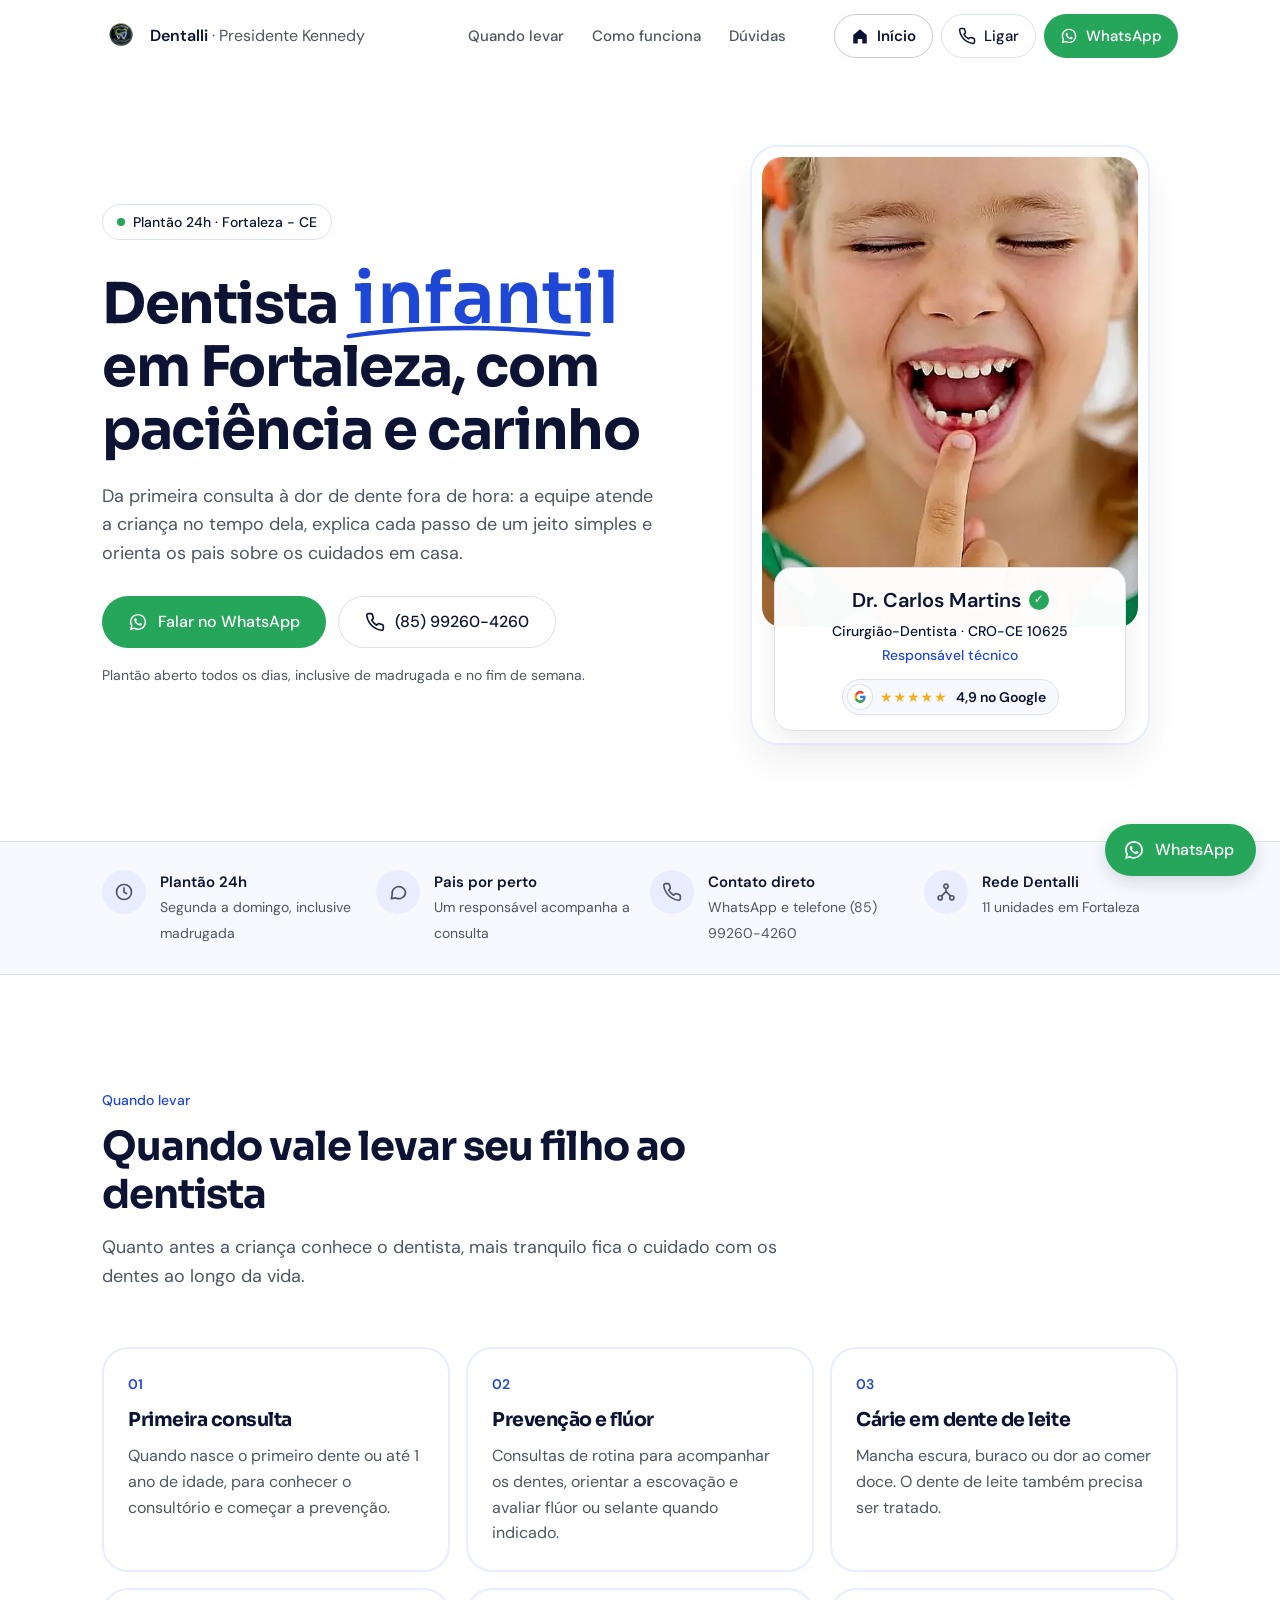
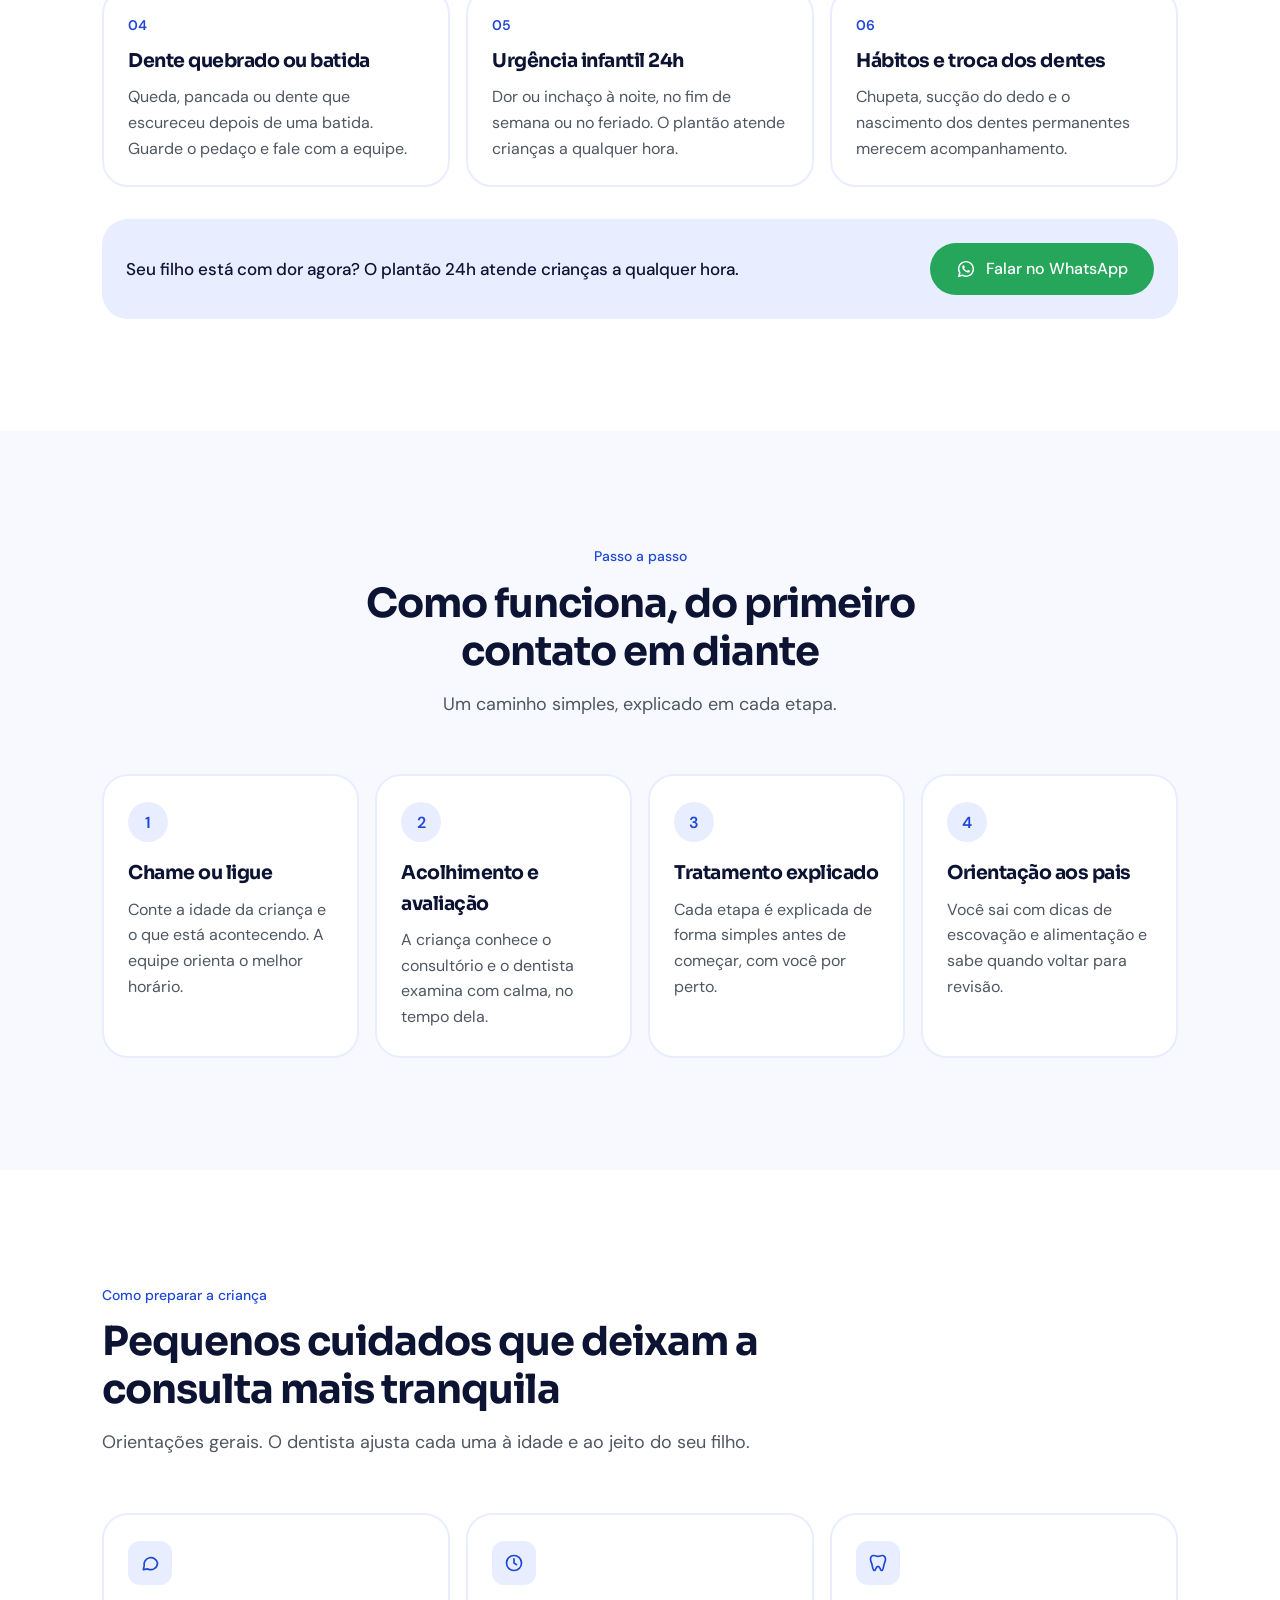
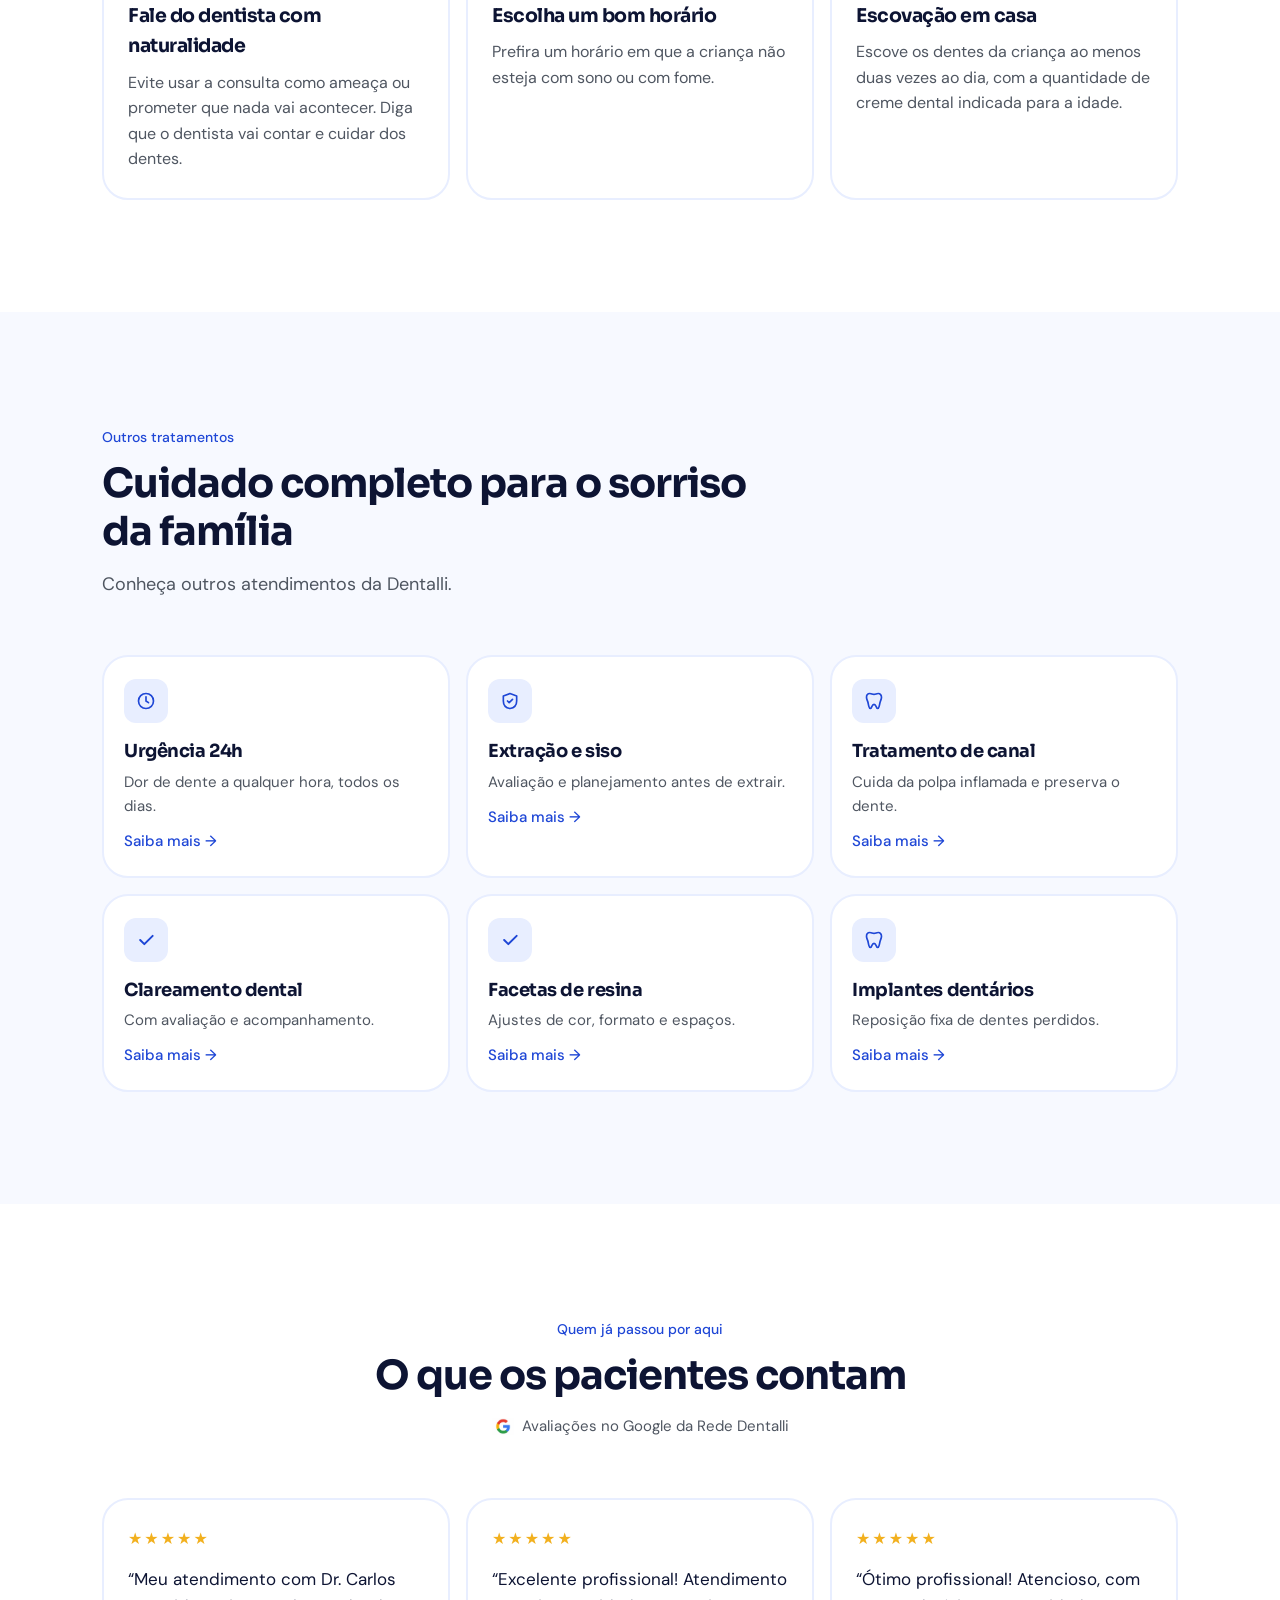
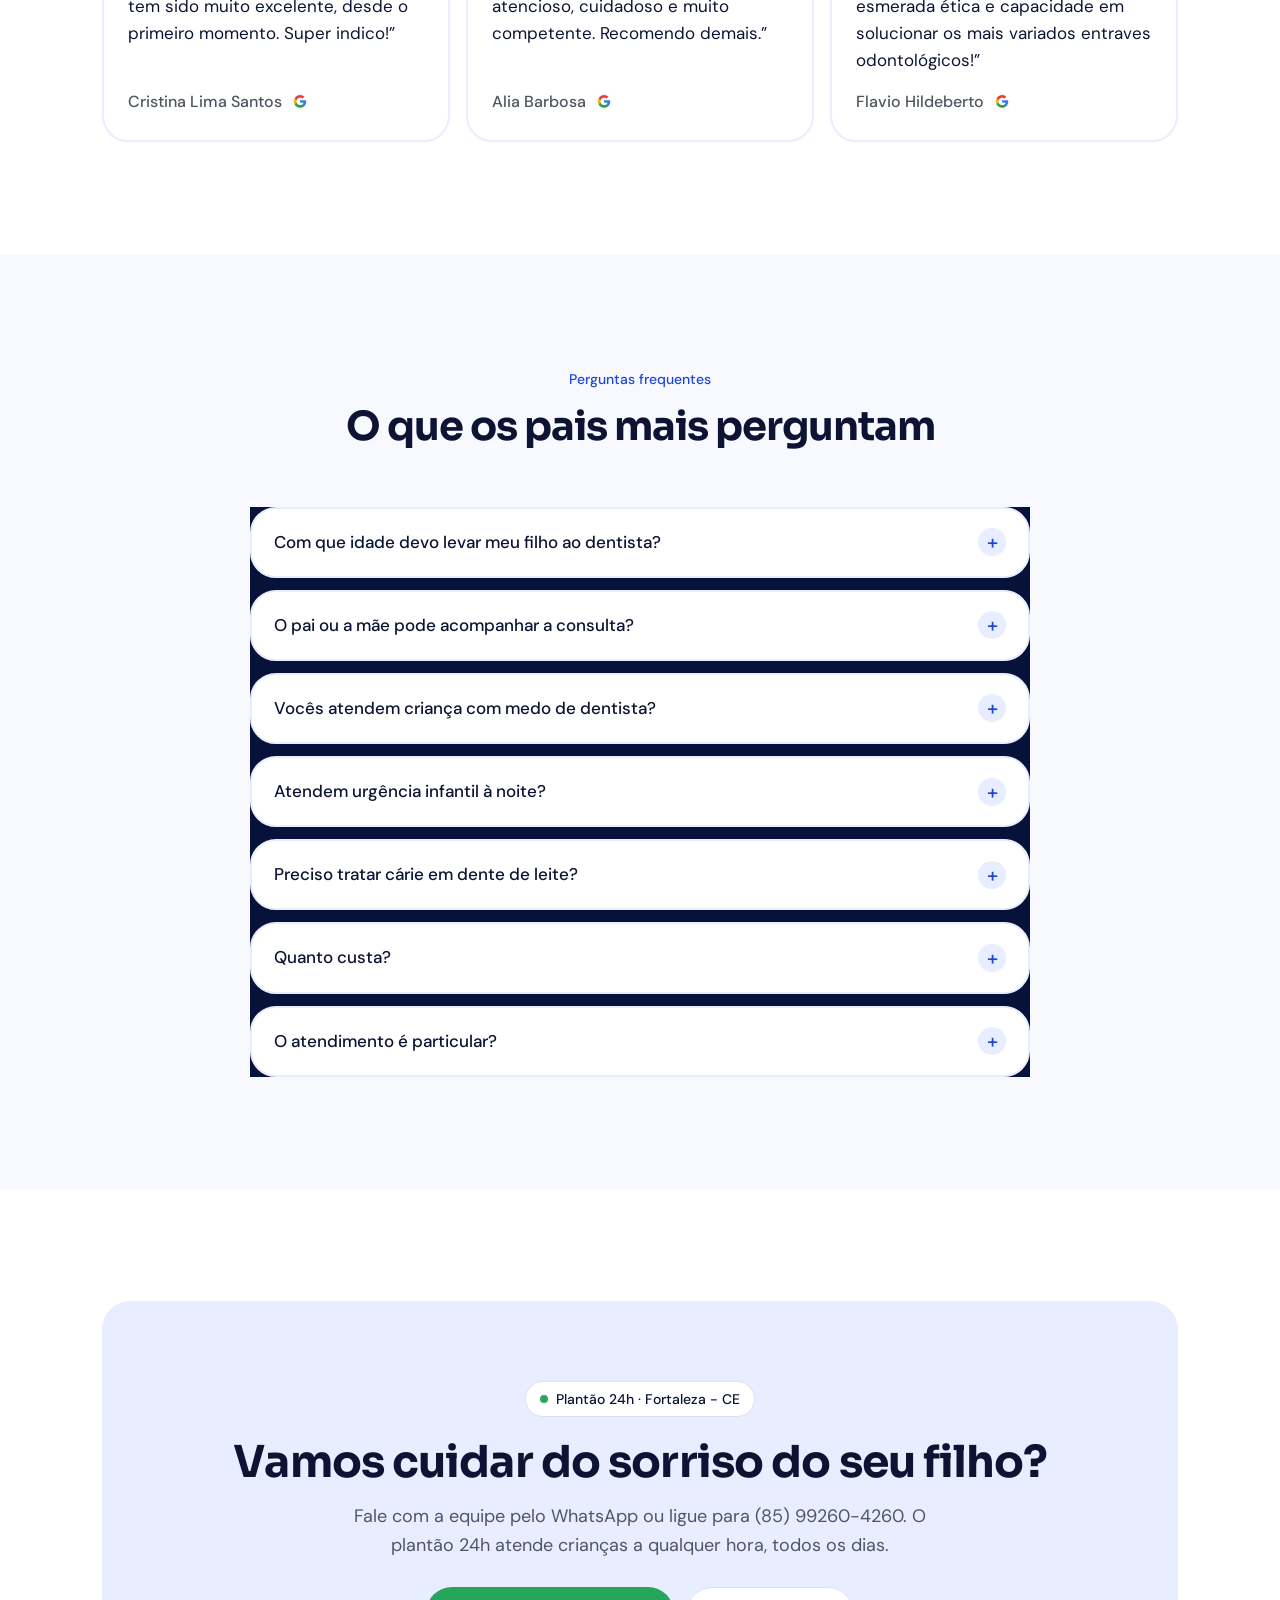
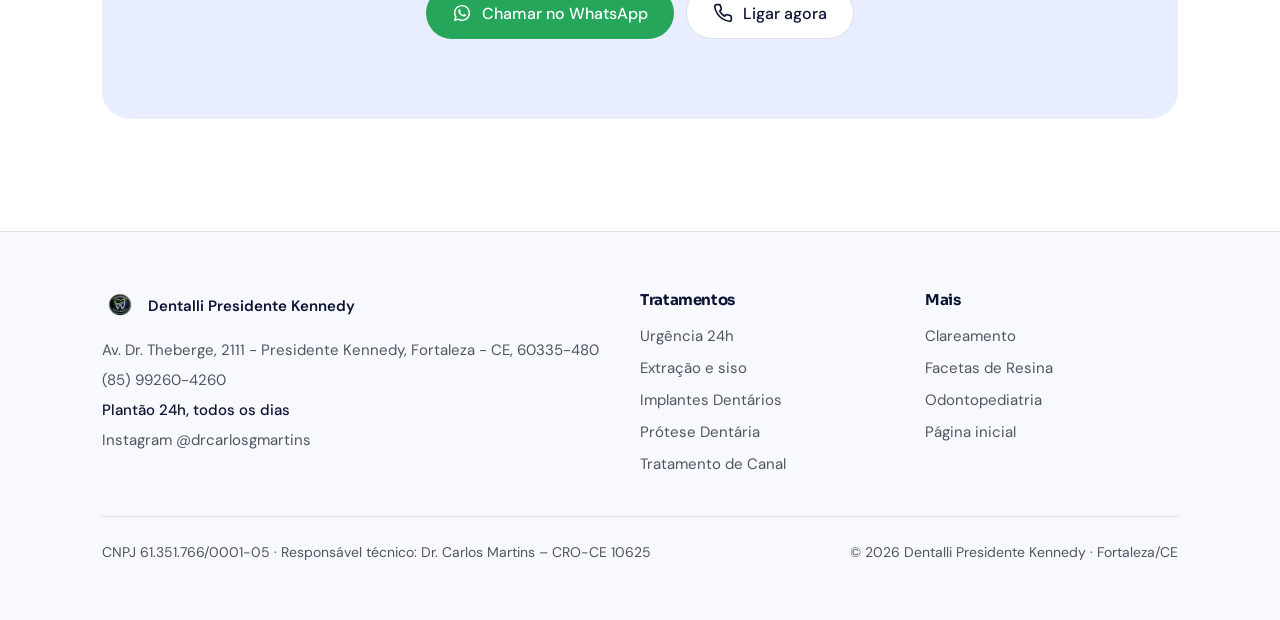
<file: pediatria/index.html>
<!doctype html>
<html lang="pt-BR">

<head>
  <meta charset="utf-8" />
  <meta name="viewport" content="width=device-width,initial-scale=1" />
  <title>Dentista Infantil em Fortaleza | Odontopediatria | Dentalli</title>
  <meta name="description"
    content="Dentista infantil na Dentalli, em Fortaleza: primeira consulta, prevenção, cárie de leite e urgência infantil no plantão 24h. Fale pelo WhatsApp." />

  <link rel="canonical" href="https://dentistasfortaleza.com/pediatria/" />
  <meta name="robots" content="index, follow, max-image-preview:large" />
  <meta name="author" content="Dentalli Presidente Kennedy" />
  <meta name="theme-color" content="#FFFFFF" />

  <meta property="og:type" content="website" />
  <meta property="og:locale" content="pt_BR" />
  <meta property="og:site_name" content="Dentalli Presidente Kennedy" />
  <meta property="og:title" content="Dentista infantil em Fortaleza | Dentalli" />
  <meta property="og:description"
    content="Dentista infantil na Dentalli, em Fortaleza: primeira consulta, prevenção, cárie de leite e urgência infantil no plantão 24h. Fale pelo WhatsApp." />
  <meta property="og:url" content="https://dentistasfortaleza.com/pediatria/" />
  <meta property="og:image" content="https://dentistasfortaleza.com/pediatria/assets/img/dr-carlos-full.webp" />

  <meta name="twitter:card" content="summary_large_image" />
  <meta name="twitter:title" content="Dentista infantil em Fortaleza | Dentalli" />
  <meta name="twitter:description"
    content="Dentista infantil na Dentalli, em Fortaleza: primeira consulta, prevenção, cárie de leite e urgência infantil no plantão 24h. Fale pelo WhatsApp." />
  <meta name="twitter:image" content="https://dentistasfortaleza.com/pediatria/assets/img/dr-carlos-full.webp" />

  <link rel="preconnect" href="https://fonts.googleapis.com" />
  <link rel="preconnect" href="https://fonts.gstatic.com" crossorigin />
  <link rel="stylesheet" href="https://fonts.googleapis.com/css2?family=Outfit:wght@400;500;600&amp;display=swap" />
  <!-- Caveat só é usada na palavra em destaque do H1: carrega apenas essas letras -->
  <link rel="stylesheet" href="https://fonts.googleapis.com/css2?family=Caveat:wght@600&amp;text=infantil&amp;display=swap" />

  <link rel="preload" as="image" href="./assets/img/odontopediatria-sem-marca.webp" />
  <link rel="stylesheet" href="./css/pediatria.css" />

  <script type="application/ld+json">
{
  "@context": "https://schema.org",
  "@graph": [
    {
      "@type": "Dentist",
      "@id": "https://dentistasfortaleza.com/#dentalli",
      "name": "Dentalli Presidente Kennedy",
      "url": "https://dentistasfortaleza.com/",
      "logo": "https://dentistasfortaleza.com/assets/img/logo-dentalli.webp",
      "image": "https://dentistasfortaleza.com/pediatria/assets/img/dr-carlos-full.webp",
      "telephone": "+55 85 99260-4260",
      "address": {
        "@type": "PostalAddress",
        "streetAddress": "Av. Dr. Theberge, 2111",
        "addressLocality": "Fortaleza",
        "addressRegion": "CE",
        "postalCode": "60335-480",
        "addressCountry": "BR"
      },
      "openingHours": "Mo-Su 00:00-23:59",
      "areaServed": {
        "@type": "City",
        "name": "Fortaleza"
      },
      "sameAs": [
        "https://www.instagram.com/drcarlosgmartins/"
      ],
      "employee": {
        "@type": "Person",
        "name": "Dr. Carlos Martins",
        "jobTitle": "Cirurgião-dentista – Responsável técnico (CRO-CE 10625)"
      }
    },
    {
      "@type": "WebPage",
      "@id": "https://dentistasfortaleza.com/pediatria/#webpage",
      "url": "https://dentistasfortaleza.com/pediatria/",
      "name": "Dentista Infantil em Fortaleza | Odontopediatria | Dentalli",
      "inLanguage": "pt-BR",
      "about": {
        "@id": "https://dentistasfortaleza.com/#dentalli"
      }
    },
    {
      "@type": "FAQPage",
      "@id": "https://dentistasfortaleza.com/pediatria/#faq",
      "mainEntity": [
        {
          "@type": "Question",
          "name": "Com que idade devo levar meu filho ao dentista?",
          "acceptedAnswer": {
            "@type": "Answer",
            "text": "O ideal é marcar a primeira consulta quando nasce o primeiro dente ou até 1 ano de idade. Assim a criança conhece o consultório antes de ter algum problema."
          }
        },
        {
          "@type": "Question",
          "name": "O pai ou a mãe pode acompanhar a consulta?",
          "acceptedAnswer": {
            "@type": "Answer",
            "text": "Sim. Um responsável pode ficar junto durante todo o atendimento, o que costuma deixar a criança mais segura."
          }
        },
        {
          "@type": "Question",
          "name": "Vocês atendem criança com medo de dentista?",
          "acceptedAnswer": {
            "@type": "Answer",
            "text": "Sim. A equipe vai no tempo da criança, explica cada passo antes de fazer e não força o atendimento. Às vezes a primeira consulta serve só para conhecer o consultório."
          }
        },
        {
          "@type": "Question",
          "name": "Atendem urgência infantil à noite?",
          "acceptedAnswer": {
            "@type": "Answer",
            "text": "Sim. O plantão 24h atende crianças à noite, de madrugada, no fim de semana e no feriado. Avise pelo WhatsApp ou ligue antes de sair de casa."
          }
        },
        {
          "@type": "Question",
          "name": "Preciso tratar cárie em dente de leite?",
          "acceptedAnswer": {
            "@type": "Answer",
            "text": "Sim. O dente de leite ajuda na mastigação, na fala e guarda o espaço do dente permanente. Uma cárie sem tratamento pode causar dor e infecção."
          }
        },
        {
          "@type": "Question",
          "name": "Quanto custa?",
          "acceptedAnswer": {
            "@type": "Answer",
            "text": "O valor é informado depois da avaliação, porque depende do que a criança precisa."
          }
        },
        {
          "@type": "Question",
          "name": "O atendimento é particular?",
          "acceptedAnswer": {
            "@type": "Answer",
            "text": "Sim. O atendimento é particular e a clínica não atende convênio."
          }
        }
      ]
    }
  ]
}
  </script>

  <!-- Google Tag Manager -->
  <script>(function(w,d,s,l,i){w[l]=w[l]||[];w[l].push({'gtm.start':
  new Date().getTime(),event:'gtm.js'});var f=d.getElementsByTagName(s)[0],
  j=d.createElement(s),dl=l!='dataLayer'?'&l='+l:'';j.async=true;j.src=
  'https://www.googletagmanager.com/gtm.js?id='+i+dl;f.parentNode.insertBefore(j,f);
  })(window,document,'script','dataLayer','GTM-T4L43JB3');</script>
  <!-- End Google Tag Manager -->
  <link rel="stylesheet" href="../css/voltar-home.css" />
<!-- identidade visual -->
<link rel="preconnect" href="https://fonts.googleapis.com">
<link rel="preconnect" href="https://fonts.gstatic.com" crossorigin>
<link rel="stylesheet" href="https://fonts.googleapis.com/css2?family=Sora:wght@600;700;800&amp;family=DM+Sans:wght@400;500;600;700&amp;display=swap">
<link rel="stylesheet" href="/css/identidade.css?v=2">
</head>

<body>
  <!-- Google Tag Manager (noscript) -->
  <noscript><iframe src="https://www.googletagmanager.com/ns.html?id=GTM-T4L43JB3"
  height="0" width="0" style="display:none;visibility:hidden"></iframe></noscript>
  <!-- End Google Tag Manager (noscript) -->
  <a class="skip" href="#conteudo">Pular para o conteúdo</a>

  <!-- Ícones reutilizáveis -->
  <svg width="0" height="0" style="position:absolute" aria-hidden="true">
    <symbol id="i-wa" viewBox="0 0 32 32"><path fill="currentColor" d="M16 3C8.82 3 3 8.73 3 15.8c0 2.25.6 4.45 1.74 6.38L3 29l7.02-1.82A13.1 13.1 0 0 0 16 28.6c7.18 0 13-5.73 13-12.8C29 8.73 23.18 3 16 3Zm0 23.3c-1.83 0-3.63-.48-5.2-1.39l-.37-.21-4.16 1.08 1.1-4.02-.24-.39a10.6 10.6 0 0 1-1.6-5.57c0-5.8 4.72-10.52 10.47-10.52 5.78 0 10.48 4.72 10.48 10.52S21.78 26.3 16 26.3Zm5.75-7.86c-.31-.16-1.82-.9-2.1-1-.28-.1-.48-.16-.68.16-.2.31-.79 1-.97 1.2-.18.2-.36.23-.67.08-.31-.16-1.3-.48-2.48-1.53-.92-.82-1.54-1.84-1.72-2.15-.18-.31-.02-.48.14-.63.14-.14.31-.36.46-.54.15-.18.2-.31.31-.52.1-.21.05-.39-.03-.55-.08-.16-.68-1.64-.93-2.25-.25-.6-.5-.52-.68-.53h-.58c-.2 0-.52.08-.8.39-.28.31-1.07 1.05-1.07 2.57s1.1 2.98 1.25 3.19c.15.21 2.15 3.3 5.22 4.62.73.32 1.3.5 1.74.64.74.23 1.41.2 1.94.12.59-.09 1.82-.74 2.08-1.46.26-.72.26-1.34.18-1.46-.08-.12-.28-.2-.59-.36Z"/></symbol>
    <symbol id="i-phone" viewBox="0 0 24 24"><path fill="none" stroke="currentColor" stroke-width="2" stroke-linecap="round" stroke-linejoin="round" d="M22 16.9v3a2 2 0 0 1-2.2 2 19.8 19.8 0 0 1-8.6-3.1 19.5 19.5 0 0 1-6-6A19.8 19.8 0 0 1 2.1 4.2 2 2 0 0 1 4.1 2h3a2 2 0 0 1 2 1.7c.1.9.4 1.8.7 2.7a2 2 0 0 1-.5 2.1L8 9.8a16 16 0 0 0 6 6l1.3-1.3a2 2 0 0 1 2.1-.4c.9.3 1.8.6 2.7.7a2 2 0 0 1 1.7 2Z"/></symbol>
    <symbol id="i-pin" viewBox="0 0 24 24"><path fill="none" stroke="currentColor" stroke-width="2" stroke-linecap="round" stroke-linejoin="round" d="M12 22s7-6.1 7-12a7 7 0 1 0-14 0c0 5.9 7 12 7 12Z"/><circle cx="12" cy="10" r="2.5" fill="none" stroke="currentColor" stroke-width="2"/></symbol>
    <symbol id="i-clock" viewBox="0 0 24 24"><circle cx="12" cy="12" r="9" fill="none" stroke="currentColor" stroke-width="2"/><path fill="none" stroke="currentColor" stroke-width="2" stroke-linecap="round" d="M12 7v5l3 2"/></symbol>
    <symbol id="i-chat" viewBox="0 0 24 24"><path fill="none" stroke="currentColor" stroke-width="2" stroke-linecap="round" stroke-linejoin="round" d="M21 12a8 8 0 0 1-11.6 7.1L4 20l1-4.6A8 8 0 1 1 21 12Z"/></symbol>
    <symbol id="i-shield" viewBox="0 0 24 24"><path fill="none" stroke="currentColor" stroke-width="2" stroke-linecap="round" stroke-linejoin="round" d="M12 3 4 6v6c0 5 3.4 8.3 8 9 4.6-.7 8-4 8-9V6l-8-3Z"/><path fill="none" stroke="currentColor" stroke-width="2" stroke-linecap="round" stroke-linejoin="round" d="m9 12 2 2 4-4"/></symbol>
    <symbol id="i-check" viewBox="0 0 24 24"><path fill="none" stroke="currentColor" stroke-width="2.4" stroke-linecap="round" stroke-linejoin="round" d="M5 12l5 5L20 7"/></symbol>
    <symbol id="i-alert" viewBox="0 0 24 24"><path fill="none" stroke="currentColor" stroke-width="2" stroke-linecap="round" stroke-linejoin="round" d="M12 3 2 20h20L12 3Z"/><path fill="none" stroke="currentColor" stroke-width="2" stroke-linecap="round" d="M12 10v4m0 3h.01"/></symbol>
    <symbol id="i-tooth" viewBox="0 0 24 24"><path fill="none" stroke="currentColor" stroke-width="2" stroke-linejoin="round" d="M7 3c-2.5 0-4 2-4 4.5 0 2 .8 3.4 1.4 5 .7 2 .9 4 1.4 6 .3 1.3.9 2.5 1.9 2.5 1.6 0 1.6-5 4.3-5s2.7 5 4.3 5c1 0 1.6-1.2 1.9-2.5.5-2 .7-4 1.4-6 .6-1.6 1.4-3 1.4-5C21 5 19.5 3 17 3c-2 0-3 1-5 1S9 3 7 3Z"/></symbol>
    <symbol id="i-network" viewBox="0 0 24 24"><circle cx="12" cy="5" r="2.5" fill="none" stroke="currentColor" stroke-width="2"/><circle cx="5" cy="19" r="2.5" fill="none" stroke="currentColor" stroke-width="2"/><circle cx="19" cy="19" r="2.5" fill="none" stroke="currentColor" stroke-width="2"/><path fill="none" stroke="currentColor" stroke-width="2" d="M12 7.5v4M12 11.5 6.5 17M12 11.5l5.5 5.5"/></symbol>
  </svg>

  <!-- Cabeçalho -->
  <header class="header">
    <div class="wrap header__inner">
      <a class="brand" href="../" aria-label="Dentalli Presidente Kennedy — página inicial">
        <img src="./assets/img/logo-dentalli.webp" alt="Logo Clínica Dentalli" width="38" height="38" />
        <span class="brand__name">Dentalli <span>· Presidente Kennedy</span></span>
      </a>
      <nav class="header__nav" aria-label="Seções da página">
        <a href="#quando">Quando levar</a>
        <a href="#como-funciona">Como funciona</a>
        <a href="#duvidas">Dúvidas</a>
      </nav>
      <div class="header__cta">
        <a class="homeBtn" href="../" aria-label="Voltar para a página inicial"><svg viewBox="0 0 24 24" aria-hidden="true"><path fill="currentColor" d="M3 10.5 12 3l9 7.5V21a1 1 0 0 1-1 1h-5v-6H9v6H4a1 1 0 0 1-1-1z"/></svg><span>Início</span></a>
        <a class="topbar__btn" href="tel:+5585992604260" data-tel-link aria-label="Ligar para a Dentalli Presidente Kennedy">
          <svg aria-hidden="true"><use href="#i-phone" /></svg><span class="lbl">Ligar</span>
        </a>
        <a class="header__wa" href="#" data-whatsapp data-wa-context="wppTopoPediatria" aria-label="Falar no WhatsApp">
          <svg aria-hidden="true"><use href="#i-wa" /></svg><span class="lbl">WhatsApp</span>
        </a>
      </div>
    </div>
  </header>

  <main id="conteudo">

    <!-- HERO -->
    <section class="hero">
      <div class="wrap hero__grid">
        <div class="hero__text">
          <span class="pill reveal">Plantão 24h · Fortaleza - CE</span>
          <h1 class="reveal reveal--d1">Dentista
            <span class="hl">infantil<svg class="hl__line" viewBox="0 0 200 20" preserveAspectRatio="none" aria-hidden="true"><path d="M4 13 C 40 6, 88 4, 132 8 S 184 14, 196 7" /></svg></span>
            em Fortaleza, com paciência e carinho</h1>
          <p class="hero__sub reveal reveal--d2">
            Da primeira consulta à dor de dente fora de hora: a equipe atende a criança no tempo dela, explica cada passo de um jeito simples e orienta os pais sobre os cuidados em casa.
          </p>
          <div class="hero__actions reveal reveal--d3">
            <a class="btn btn--wa" href="#" data-whatsapp data-wa-context="wppHeroPediatria">
              <svg aria-hidden="true"><use href="#i-wa" /></svg>Falar no WhatsApp
            </a>
            <a class="btn btn--ghost" href="tel:+5585992604260" data-tel-link>
              <svg aria-hidden="true"><use href="#i-phone" /></svg>(85) 99260-4260
            </a>
          </div>
          <p class="hero__note reveal reveal--d3">Plantão aberto todos os dias, inclusive de madrugada e no fim de semana.</p>
        </div>

        <div class="hero__media reveal reveal--d2">
          <div class="docCard">
            <img class="docCard__img docCard__img--center" src="./assets/img/odontopediatria-sem-marca.webp" alt="Menina sorrindo e mostrando os dentes de leite" width="590" height="700" fetchpriority="high" />
            <div class="docCard__info">
              <p class="docCard__name"><strong>Dr. Carlos Martins</strong><span class="docCard__check" aria-label="Profissional verificado">✓</span></p>
              <p class="docCard__role">Cirurgião-Dentista · CRO-CE 10625</p>
              <p class="docCard__area">Responsável técnico</p>
              <p class="docCard__rating"><img src="../assets/img/google-logo.webp" alt="Google" width="18" height="18" loading="lazy" /><span class="docCard__stars" aria-label="5 estrelas">★★★★★</span><b>4,9 no Google</b></p>
            </div>
          </div>
        </div>
      </div>
    </section>

    <!-- FAIXA DE DESTAQUES -->
    <div class="strip">
      <div class="wrap">
        <ul class="strip__grid reveal">
          <li class="strip__item">
            <span class="strip__icon"><svg aria-hidden="true"><use href="#i-clock" /></svg></span>
            <div><strong>Plantão 24h</strong><span>Segunda a domingo, inclusive madrugada</span></div>
          </li>
          <li class="strip__item">
            <span class="strip__icon"><svg aria-hidden="true"><use href="#i-chat" /></svg></span>
            <div><strong>Pais por perto</strong><span>Um responsável acompanha a consulta</span></div>
          </li>
          <li class="strip__item">
            <span class="strip__icon"><svg aria-hidden="true"><use href="#i-phone" /></svg></span>
            <div><strong>Contato direto</strong><span>WhatsApp e telefone (85) 99260-4260</span></div>
          </li>
          <li class="strip__item">
            <span class="strip__icon"><svg aria-hidden="true"><use href="#i-network" /></svg></span>
            <div><strong>Rede Dentalli</strong><span>11 unidades em Fortaleza</span></div>
          </li>
        </ul>
      </div>
    </div>

    <!-- PARA QUEM É INDICADO -->
    <section class="section" id="quando">
      <div class="wrap">
        <div class="head reveal">
          <span class="eyebrow">Quando levar</span>
          <h2 class="h2">Quando vale levar seu filho ao dentista</h2>
          <p class="lead">Quanto antes a criança conhece o dentista, mais tranquilo fica o cuidado com os dentes ao longo da vida.</p>
        </div>
        <div class="cases">
          <article class="case reveal">
            <span class="case__n">01</span>
            <h3>Primeira consulta</h3>
            <p>Quando nasce o primeiro dente ou até 1 ano de idade, para conhecer o consultório e começar a prevenção.</p>
          </article>
          <article class="case reveal reveal--d1">
            <span class="case__n">02</span>
            <h3>Prevenção e flúor</h3>
            <p>Consultas de rotina para acompanhar os dentes, orientar a escovação e avaliar flúor ou selante quando indicado.</p>
          </article>
          <article class="case reveal reveal--d2">
            <span class="case__n">03</span>
            <h3>Cárie em dente de leite</h3>
            <p>Mancha escura, buraco ou dor ao comer doce. O dente de leite também precisa ser tratado.</p>
          </article>
          <article class="case reveal">
            <span class="case__n">04</span>
            <h3>Dente quebrado ou batida</h3>
            <p>Queda, pancada ou dente que escureceu depois de uma batida. Guarde o pedaço e fale com a equipe.</p>
          </article>
          <article class="case reveal reveal--d1">
            <span class="case__n">05</span>
            <h3>Urgência infantil 24h</h3>
            <p>Dor ou inchaço à noite, no fim de semana ou no feriado. O plantão atende crianças a qualquer hora.</p>
          </article>
          <article class="case reveal reveal--d2">
            <span class="case__n">06</span>
            <h3>Hábitos e troca dos dentes</h3>
            <p>Chupeta, sucção do dedo e o nascimento dos dentes permanentes merecem acompanhamento.</p>
          </article>
        </div>
        <div class="cases__cta reveal">
          <p>Seu filho está com dor agora? O plantão 24h atende crianças a qualquer hora.</p>
          <a class="btn btn--wa" href="#" data-whatsapp data-wa-context="wppMeioPediatria">
              <svg aria-hidden="true"><use href="#i-wa" /></svg>Falar no WhatsApp
            </a>
        </div>
      </div>
    </section>

    <!-- COMO FUNCIONA -->
    <section class="section section--paper" id="como-funciona">
      <div class="wrap">
        <div class="head head--center reveal">
          <span class="eyebrow">Passo a passo</span>
          <h2 class="h2">Como funciona, do primeiro contato em diante</h2>
          <p class="lead">Um caminho simples, explicado em cada etapa.</p>
        </div>
        <ol class="steps">
          <li class="step reveal">
            <span class="step__n">1</span>
            <h3>Chame ou ligue</h3>
            <p>Conte a idade da criança e o que está acontecendo. A equipe orienta o melhor horário.</p>
          </li>
          <li class="step reveal reveal--d1">
            <span class="step__n">2</span>
            <h3>Acolhimento e avaliação</h3>
            <p>A criança conhece o consultório e o dentista examina com calma, no tempo dela.</p>
          </li>
          <li class="step reveal reveal--d2">
            <span class="step__n">3</span>
            <h3>Tratamento explicado</h3>
            <p>Cada etapa é explicada de forma simples antes de começar, com você por perto.</p>
          </li>
          <li class="step reveal reveal--d3">
            <span class="step__n">4</span>
            <h3>Orientação aos pais</h3>
            <p>Você sai com dicas de escovação e alimentação e sabe quando voltar para revisão.</p>
          </li>
        </ol>
      </div>
    </section>

    <!-- CUIDADOS E ORIENTAÇÕES -->
    <section class="section" id="cuidados">
      <div class="wrap">
        <div class="head reveal">
          <span class="eyebrow">Como preparar a criança</span>
          <h2 class="h2">Pequenos cuidados que deixam a consulta mais tranquila</h2>
          <p class="lead">Orientações gerais. O dentista ajusta cada uma à idade e ao jeito do seu filho.</p>
        </div>
        <div class="reasons">
          <article class="reason reveal">
            <span class="reason__ico"><svg aria-hidden="true"><use href="#i-chat" /></svg></span>
            <h3>Fale do dentista com naturalidade</h3>
            <p>Evite usar a consulta como ameaça ou prometer que nada vai acontecer. Diga que o dentista vai contar e cuidar dos dentes.</p>
          </article>
          <article class="reason reveal reveal--d1">
            <span class="reason__ico"><svg aria-hidden="true"><use href="#i-clock" /></svg></span>
            <h3>Escolha um bom horário</h3>
            <p>Prefira um horário em que a criança não esteja com sono ou com fome.</p>
          </article>
          <article class="reason reveal reveal--d2">
            <span class="reason__ico"><svg aria-hidden="true"><use href="#i-tooth" /></svg></span>
            <h3>Escovação em casa</h3>
            <p>Escove os dentes da criança ao menos duas vezes ao dia, com a quantidade de creme dental indicada para a idade.</p>
          </article>
        </div>
      </div>
    </section>

    <!-- OUTROS TRATAMENTOS -->
    <section class="section section--paper" id="tratamentos">
      <div class="wrap">
        <div class="head reveal">
          <span class="eyebrow">Outros tratamentos</span>
          <h2 class="h2">Cuidado completo para o sorriso da família</h2>
          <p class="lead">Conheça outros atendimentos da Dentalli.</p>
        </div>
        <div class="services">
          <a class="service service--icon reveal" href="../urgencia/">
            <span class="service__ico"><svg aria-hidden="true"><use href="#i-clock" /></svg></span>
            <div class="service__body"><h3>Urgência 24h</h3><p>Dor de dente a qualquer hora, todos os dias.</p><span class="service__go">Saiba mais →</span></div>
          </a>
          <a class="service service--icon reveal reveal--d1" href="../extracao/">
            <span class="service__ico"><svg aria-hidden="true"><use href="#i-shield" /></svg></span>
            <div class="service__body"><h3>Extração e siso</h3><p>Avaliação e planejamento antes de extrair.</p><span class="service__go">Saiba mais →</span></div>
          </a>
          <a class="service service--icon reveal reveal--d2" href="../canal/">
            <span class="service__ico"><svg aria-hidden="true"><use href="#i-tooth" /></svg></span>
            <div class="service__body"><h3>Tratamento de canal</h3><p>Cuida da polpa inflamada e preserva o dente.</p><span class="service__go">Saiba mais →</span></div>
          </a>
          <a class="service service--icon reveal" href="../clareamento/">
            <span class="service__ico"><svg aria-hidden="true"><use href="#i-check" /></svg></span>
            <div class="service__body"><h3>Clareamento dental</h3><p>Com avaliação e acompanhamento.</p><span class="service__go">Saiba mais →</span></div>
          </a>
          <a class="service service--icon reveal reveal--d1" href="../facetas/">
            <span class="service__ico"><svg aria-hidden="true"><use href="#i-check" /></svg></span>
            <div class="service__body"><h3>Facetas de resina</h3><p>Ajustes de cor, formato e espaços.</p><span class="service__go">Saiba mais →</span></div>
          </a>
          <a class="service service--icon reveal reveal--d2" href="../implantes/">
            <span class="service__ico"><svg aria-hidden="true"><use href="#i-tooth" /></svg></span>
            <div class="service__body"><h3>Implantes dentários</h3><p>Reposição fixa de dentes perdidos.</p><span class="service__go">Saiba mais →</span></div>
          </a>
        </div>
      </div>
    </section>

    <!-- DEPOIMENTOS -->
    <section class="section" id="depoimentos">
      <div class="wrap">
        <div class="head head--center reveal">
          <span class="eyebrow">Quem já passou por aqui</span>
          <h2 class="h2">O que os pacientes contam</h2>
          <p class="reviews__src"><img src="../assets/img/google-logo.webp" alt="" width="22" height="22" loading="lazy" />Avaliações no Google da Rede Dentalli</p>
        </div>
        <div class="reviews">
          <figure class="review reveal">
            <div class="review__stars" aria-label="5 estrelas">★★★★★</div>
            <blockquote>“Meu atendimento com Dr. Carlos tem sido muito excelente, desde o primeiro momento. Super indico!”</blockquote>
            <figcaption>Cristina Lima Santos <img src="../assets/img/google-logo.webp" alt="Google" width="20" height="20" loading="lazy" /></figcaption>
          </figure>
          <figure class="review reveal reveal--d1">
            <div class="review__stars" aria-label="5 estrelas">★★★★★</div>
            <blockquote>“Excelente profissional! Atendimento atencioso, cuidadoso e muito competente. Recomendo demais.”</blockquote>
            <figcaption>Alia Barbosa <img src="../assets/img/google-logo.webp" alt="Google" width="20" height="20" loading="lazy" /></figcaption>
          </figure>
          <figure class="review reveal reveal--d2">
            <div class="review__stars" aria-label="5 estrelas">★★★★★</div>
            <blockquote>“Ótimo profissional! Atencioso, com esmerada ética e capacidade em solucionar os mais variados entraves odontológicos!”</blockquote>
            <figcaption>Flavio Hildeberto <img src="../assets/img/google-logo.webp" alt="Google" width="20" height="20" loading="lazy" /></figcaption>
          </figure>
        </div>
      </div>
    </section>

    <!-- FAQ -->
    <section class="section section--paper" id="duvidas">
      <div class="wrap">
        <div class="head head--center reveal">
          <span class="eyebrow">Perguntas frequentes</span>
          <h2 class="h2">O que os pais mais perguntam</h2>
        </div>
        <div class="faq reveal">
          <details>
            <summary>Com que idade devo levar meu filho ao dentista?</summary>
            <div class="faq__a"><p>O ideal é marcar a primeira consulta quando nasce o primeiro dente ou até 1 ano de idade. Assim a criança conhece o consultório antes de ter algum problema.</p></div>
          </details>
          <details>
            <summary>O pai ou a mãe pode acompanhar a consulta?</summary>
            <div class="faq__a"><p>Sim. Um responsável pode ficar junto durante todo o atendimento, o que costuma deixar a criança mais segura.</p></div>
          </details>
          <details>
            <summary>Vocês atendem criança com medo de dentista?</summary>
            <div class="faq__a"><p>Sim. A equipe vai no tempo da criança, explica cada passo antes de fazer e não força o atendimento. Às vezes a primeira consulta serve só para conhecer o consultório.</p></div>
          </details>
          <details>
            <summary>Atendem urgência infantil à noite?</summary>
            <div class="faq__a"><p>Sim. O plantão 24h atende crianças à noite, de madrugada, no fim de semana e no feriado. Avise pelo WhatsApp ou ligue antes de sair de casa.</p></div>
          </details>
          <details>
            <summary>Preciso tratar cárie em dente de leite?</summary>
            <div class="faq__a"><p>Sim. O dente de leite ajuda na mastigação, na fala e guarda o espaço do dente permanente. Uma cárie sem tratamento pode causar dor e infecção.</p></div>
          </details>
          <details>
            <summary>Quanto custa?</summary>
            <div class="faq__a"><p>O valor é informado depois da avaliação, porque depende do que a criança precisa.</p></div>
          </details>
          <details>
            <summary>O atendimento é particular?</summary>
            <div class="faq__a"><p>Sim. O atendimento é particular e a clínica não atende convênio.</p></div>
          </details>
        </div>
      </div>
    </section>

    <!-- CTA FINAL -->
    <section class="section" id="contato">
      <div class="wrap">
        <div class="final reveal">
          <span class="pill">Plantão 24h · Fortaleza - CE</span>
          <h2>Vamos cuidar do sorriso do seu filho?</h2>
          <p>Fale com a equipe pelo WhatsApp ou ligue para (85) 99260-4260. O plantão 24h atende crianças a qualquer hora, todos os dias.</p>
          <div class="final__actions">
            <a class="btn btn--wa" href="#" data-whatsapp data-wa-context="wppFinalPediatria">
              <svg aria-hidden="true"><use href="#i-wa" /></svg>Chamar no WhatsApp
            </a>
            <a class="btn btn--ghost" href="tel:+5585992604260" data-tel-link>
              <svg aria-hidden="true"><use href="#i-phone" /></svg>Ligar agora
            </a>
          </div>
        </div>
      </div>
    </section>
  </main>

  <!-- Rodapé -->
  <footer class="footer">
    <div class="wrap">
      <div class="footer__grid">
        <div>
          <div class="footer__brand">
            <img src="./assets/img/logo-dentalli.webp" alt="" width="36" height="36" loading="lazy" />
            Dentalli Presidente Kennedy
          </div>
          <address>
            <span>Av. Dr. Theberge, 2111 - Presidente Kennedy, Fortaleza - CE, 60335-480</span>
            <a href="tel:+5585992604260" data-tel-link>(85) 99260-4260</a>
            <span class="footer__24">Plantão 24h, todos os dias</span>
            <a href="https://www.instagram.com/drcarlosgmartins/" target="_blank" rel="noopener">Instagram @drcarlosgmartins</a>
          </address>
        </div>
        <div>
          <h3>Tratamentos</h3>
          <nav class="footer__links" aria-label="Páginas de tratamento">
            <a href="../urgencia/">Urgência 24h</a>
            <a href="../extracao/">Extração e siso</a>
            <a href="../implantes/">Implantes Dentários</a>
            <a href="../protese/">Prótese Dentária</a>
            <a href="../canal/">Tratamento de Canal</a>
          </nav>
        </div>
        <div>
          <h3>Mais</h3>
          <nav class="footer__links" aria-label="Mais páginas">
            <a href="../clareamento/">Clareamento</a>
            <a href="../facetas/">Facetas de Resina</a>
            <a href="../pediatria/">Odontopediatria</a>
            <a href="../">Página inicial</a>
          </nav>
        </div>
      </div>
      <div class="footer__bottom">
        <span>CNPJ 61.351.766/0001-05 · Responsável técnico: Dr. Carlos Martins – CRO-CE 10625</span>
        <span>© <span id="year">2026</span> Dentalli Presidente Kennedy · Fortaleza/CE</span>
      </div>
    </div>
  </footer>

  <!-- WhatsApp flutuante (computador) -->
  <a class="waFloat" href="#" data-whatsapp data-wa-context="wppFlutuantePediatria" aria-label="Falar no WhatsApp">
    <svg aria-hidden="true"><use href="#i-wa" /></svg><span>WhatsApp</span>
  </a>

  <!-- Barra fixa (celular) -->
  <div class="mbar">
    <a class="callBar" href="tel:+5585992604260" data-tel-link><svg aria-hidden="true"><use href="#i-phone" /></svg>Ligar</a>
    <a class="mbar__wa" href="#" data-whatsapp data-wa-context="wppBarraPediatria"><svg aria-hidden="true"><use href="#i-wa" /></svg>WhatsApp 24h</a>
  </div>

  <script src="../js/whatsapp.js" defer></script>
  <script src="./js/pediatria.js" defer></script>

</body>

</html>
</file>
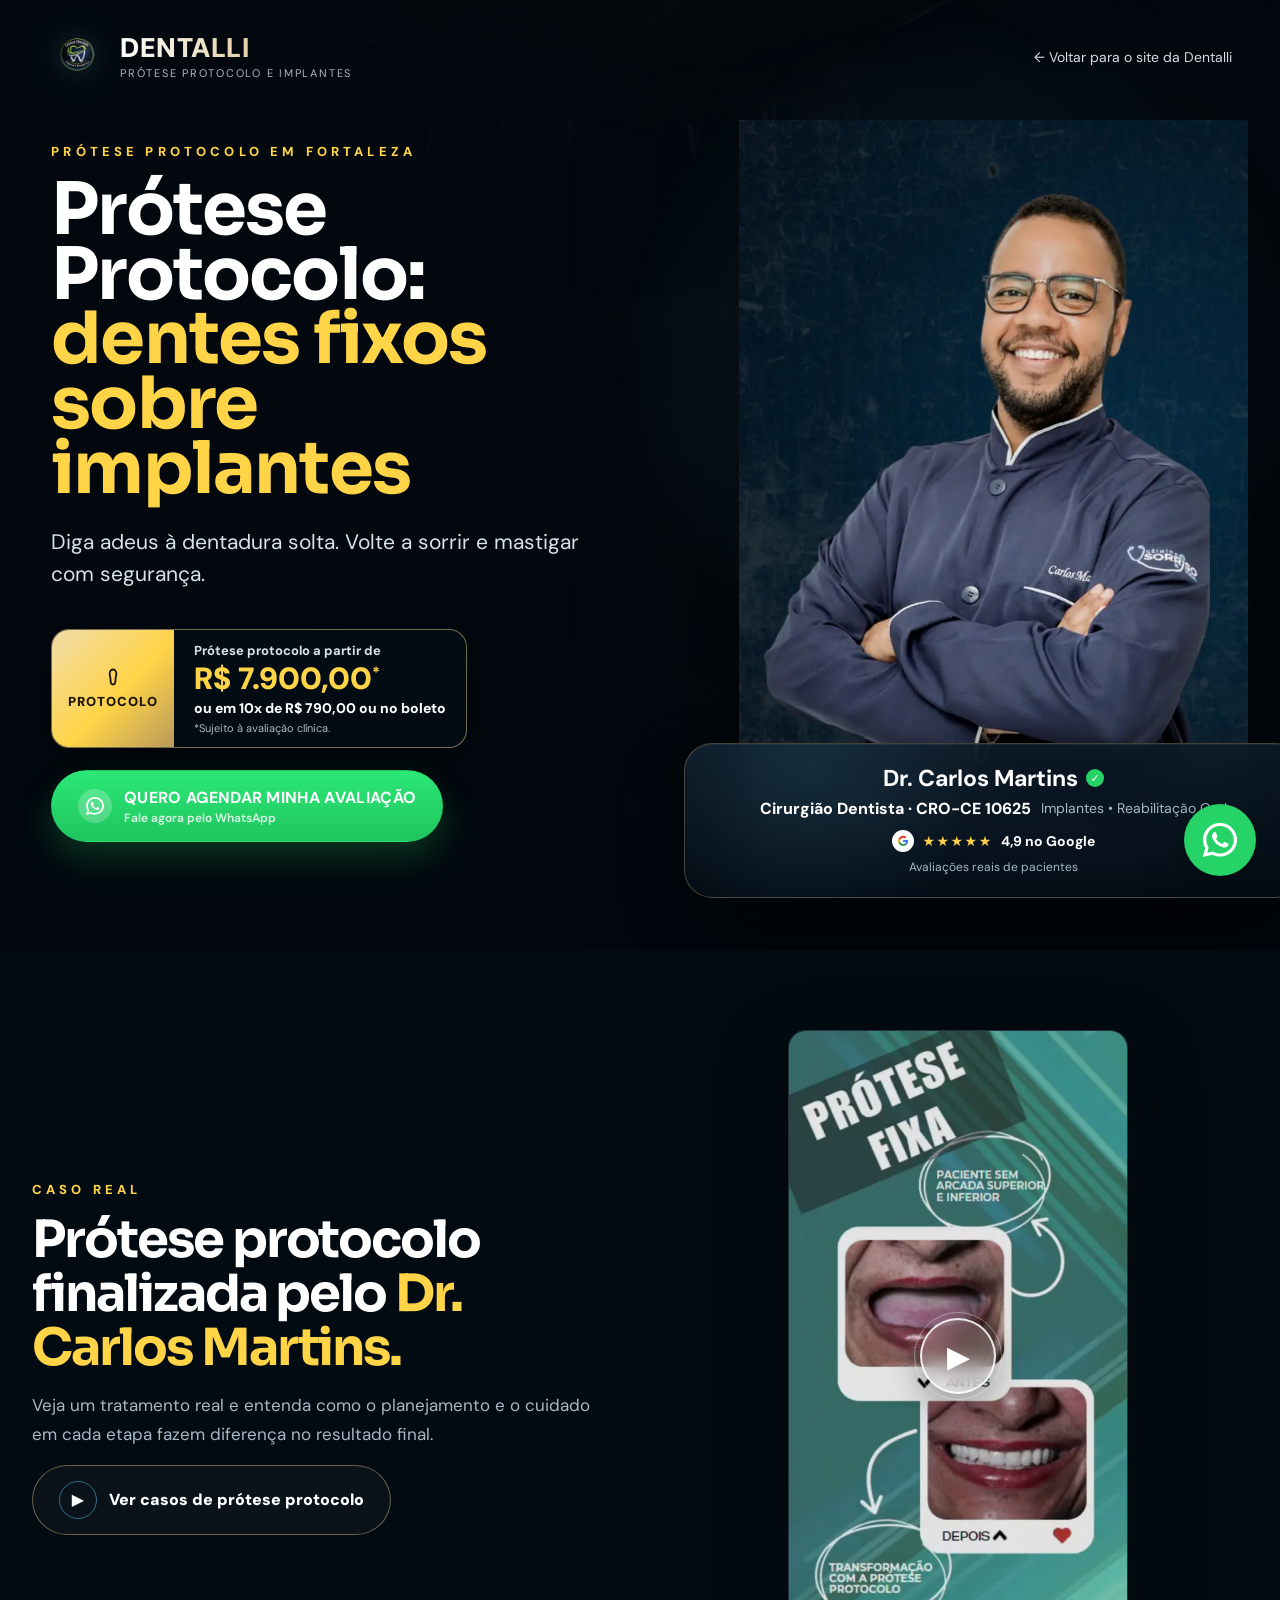
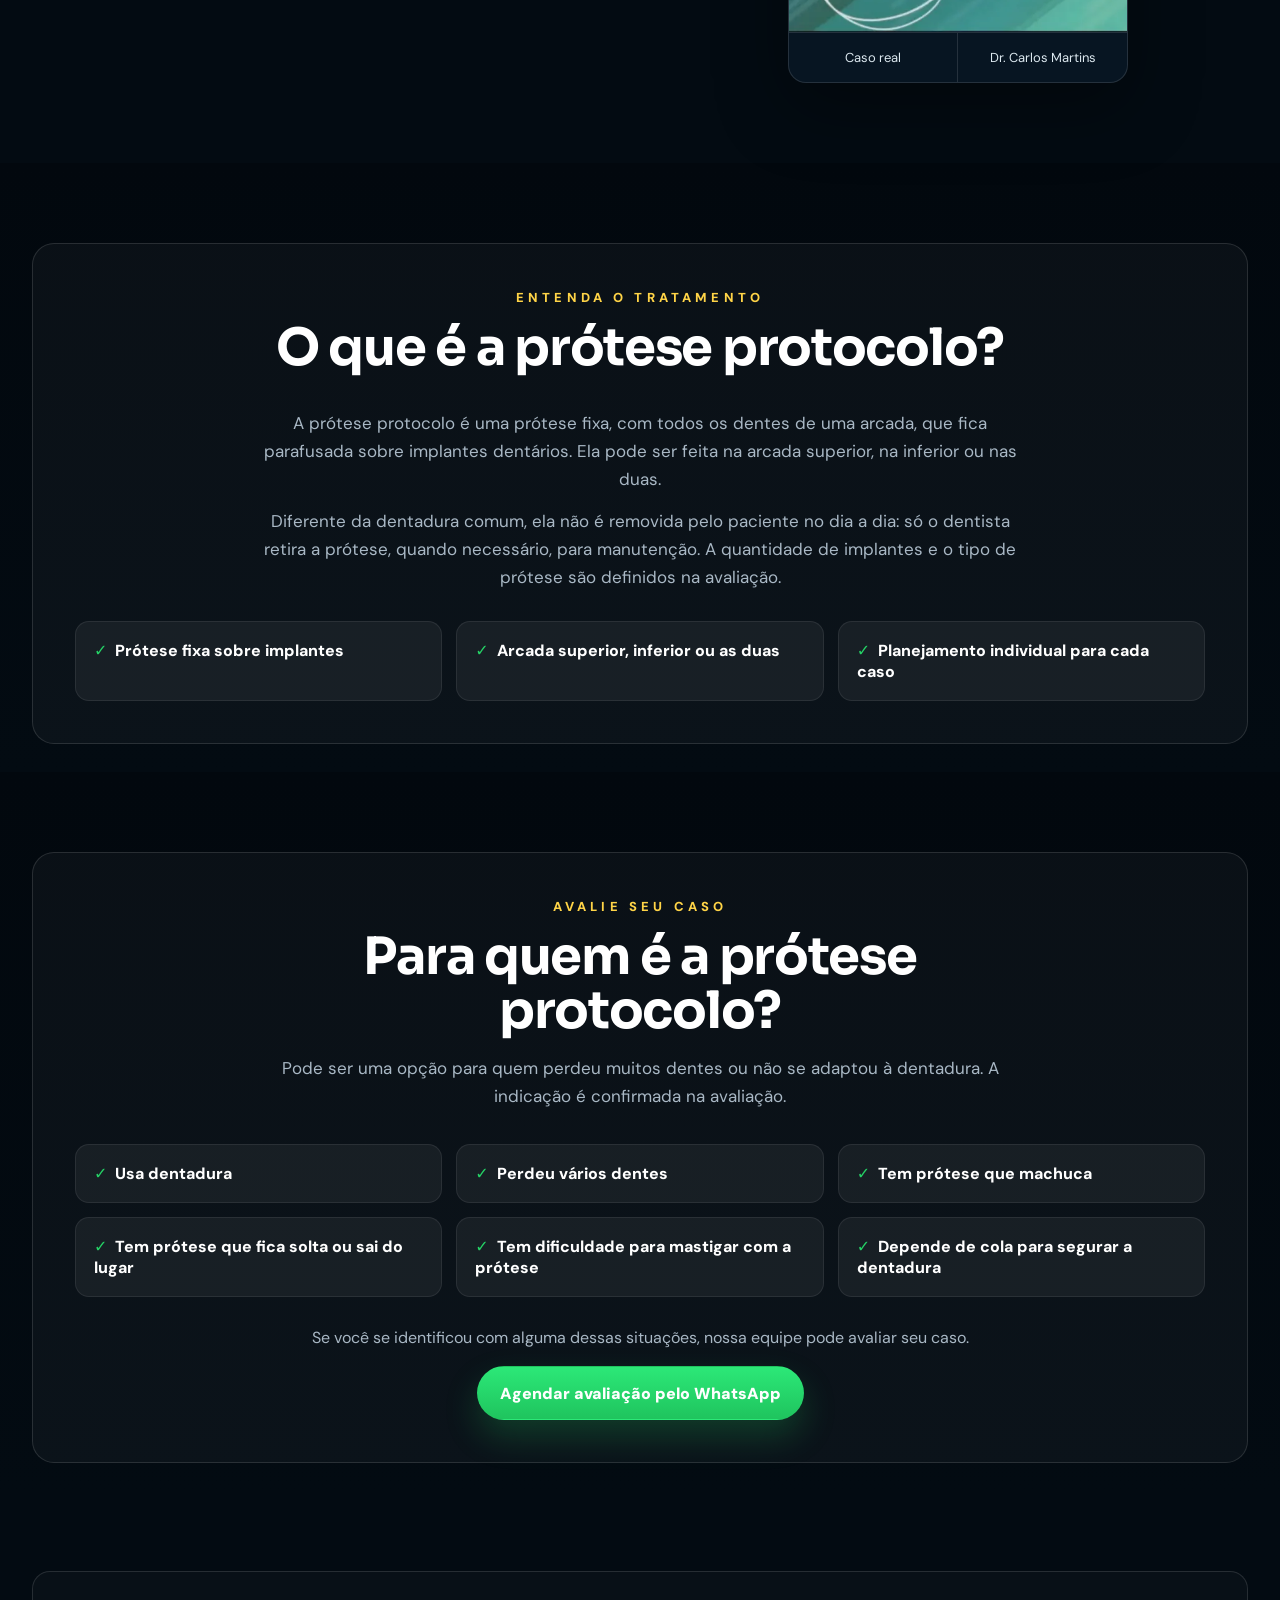
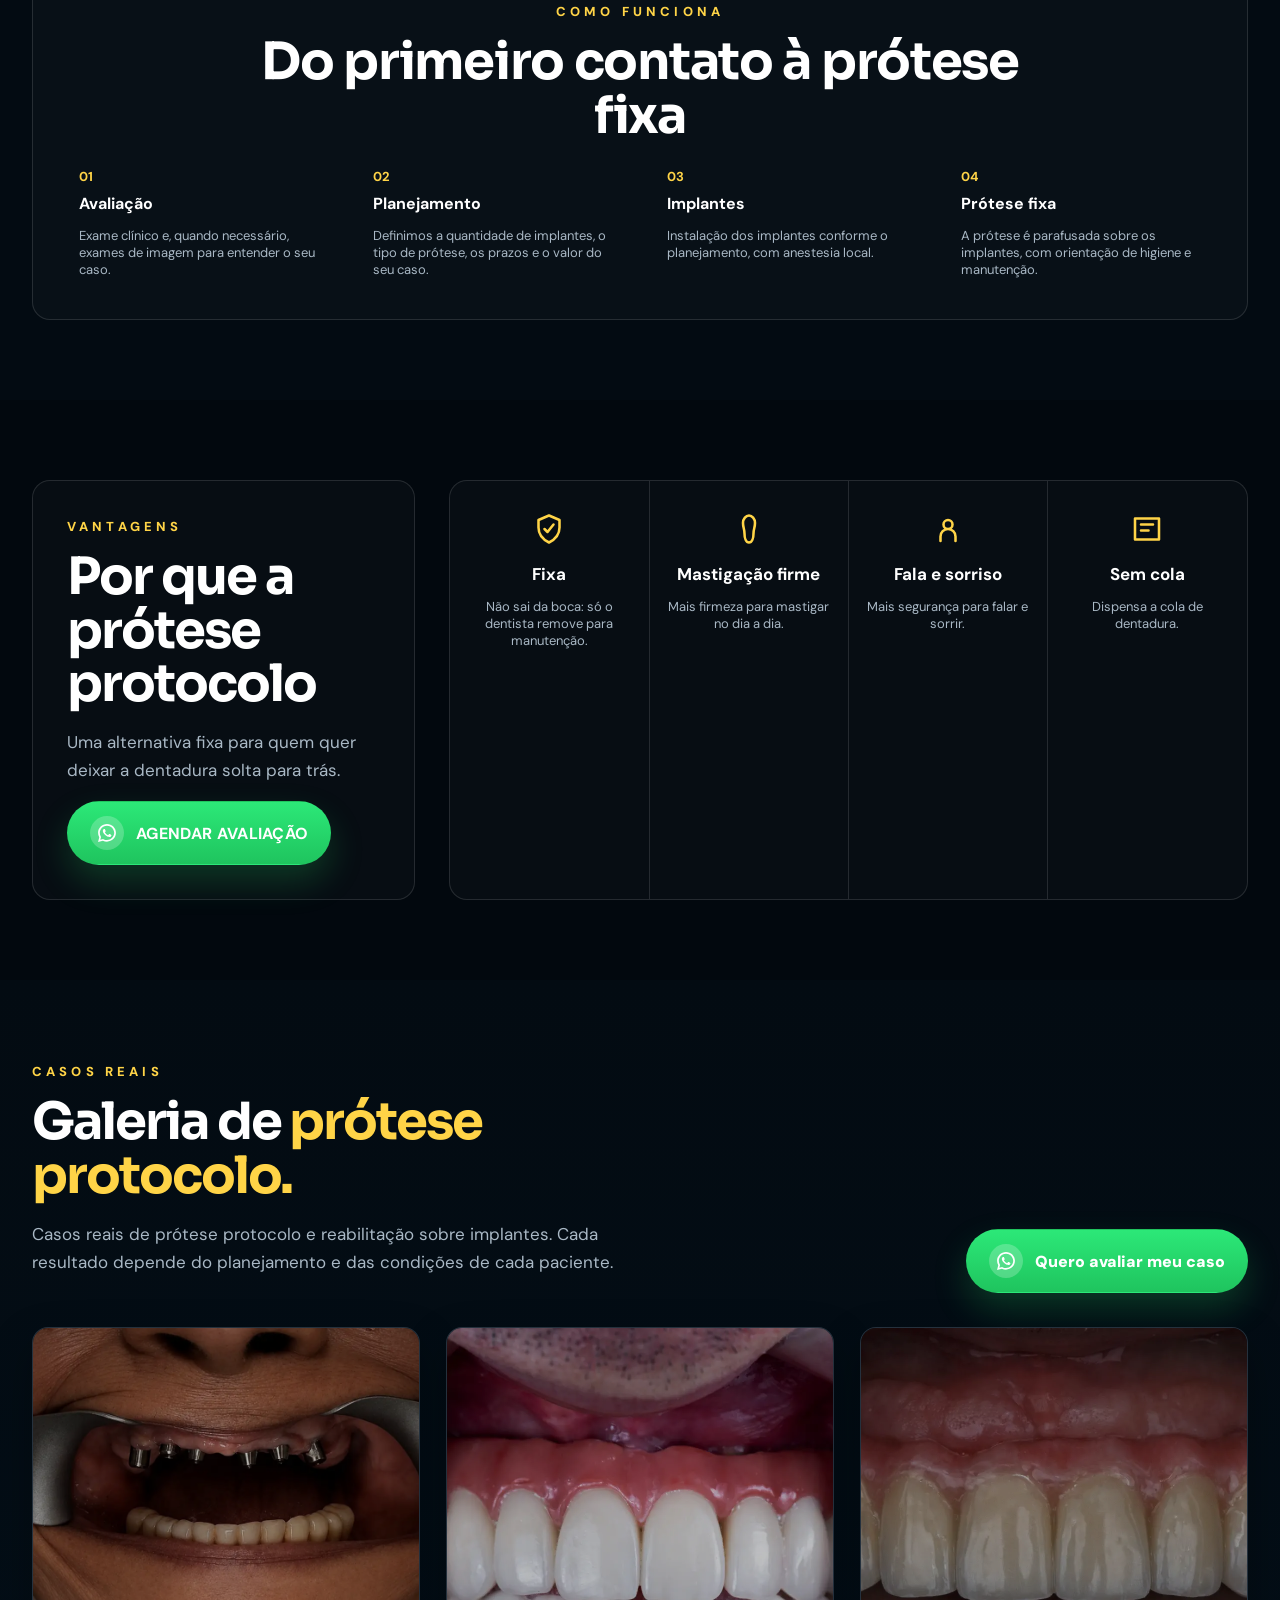
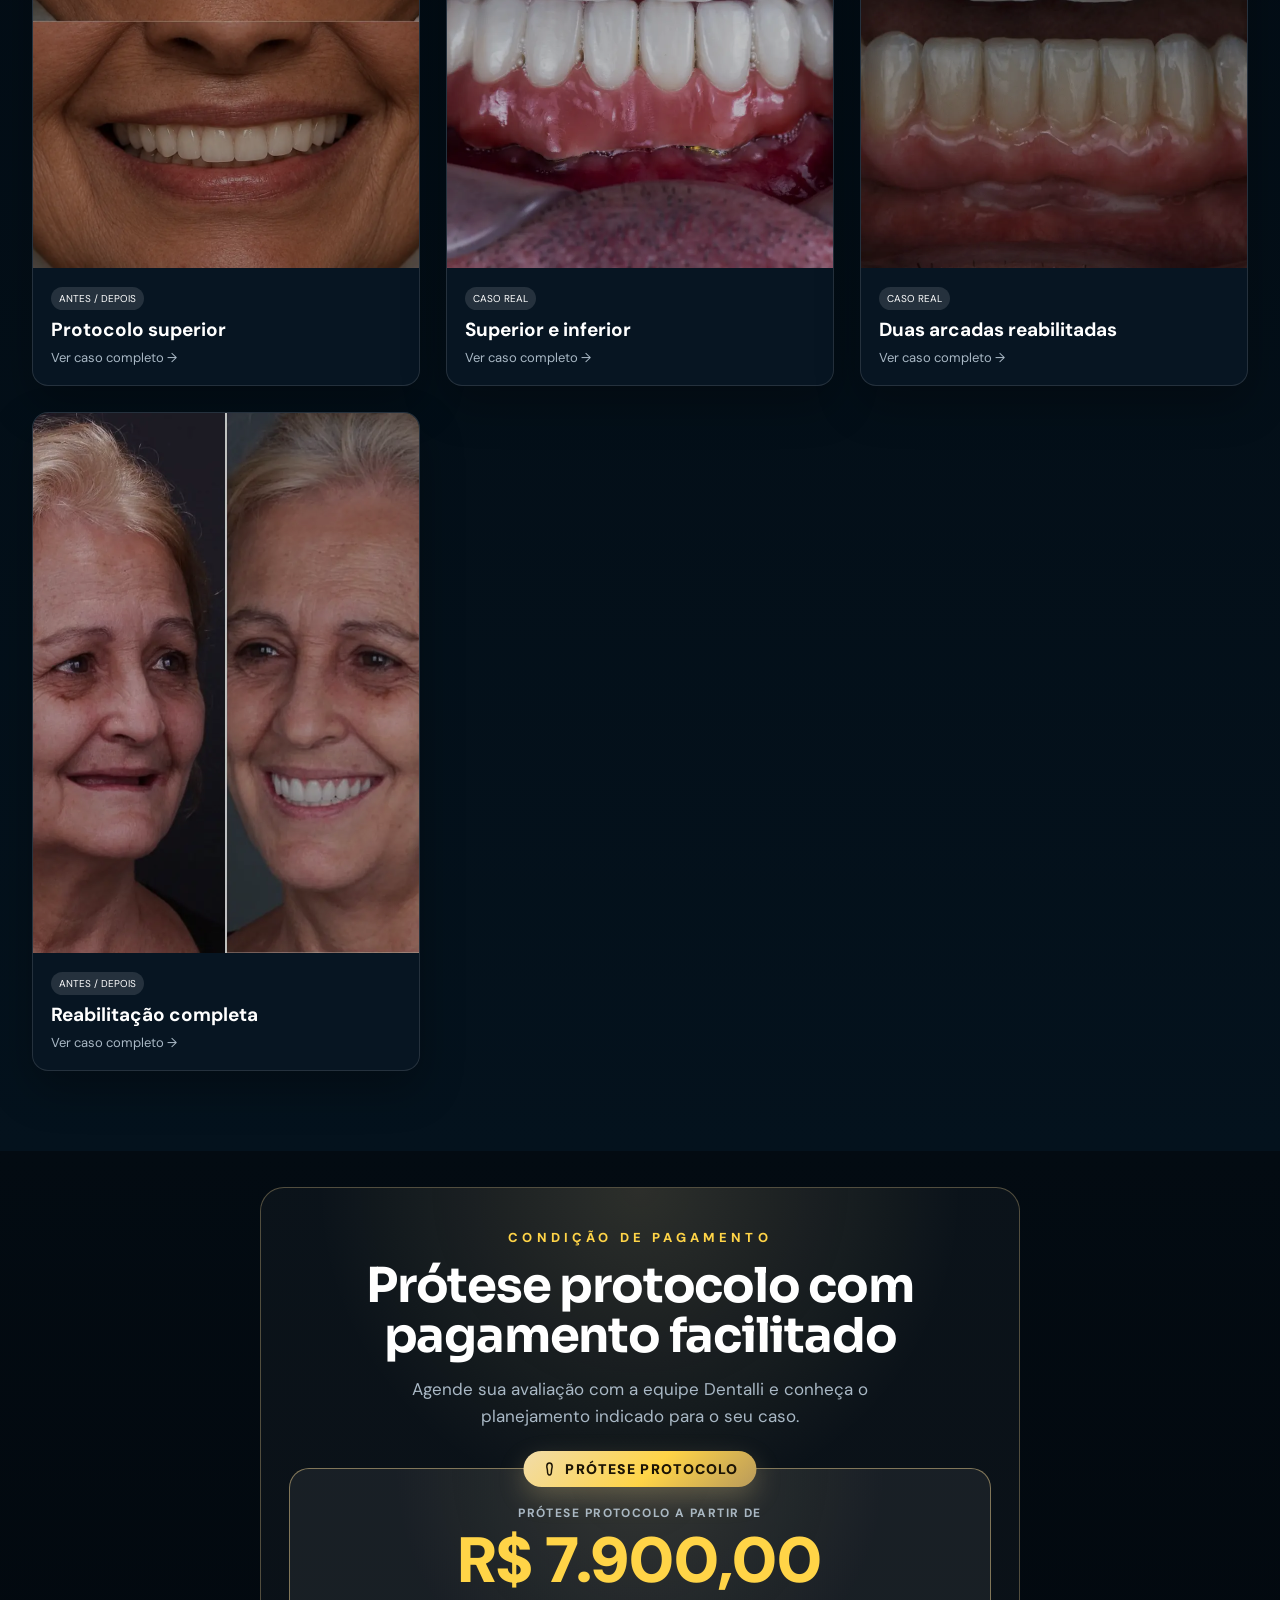
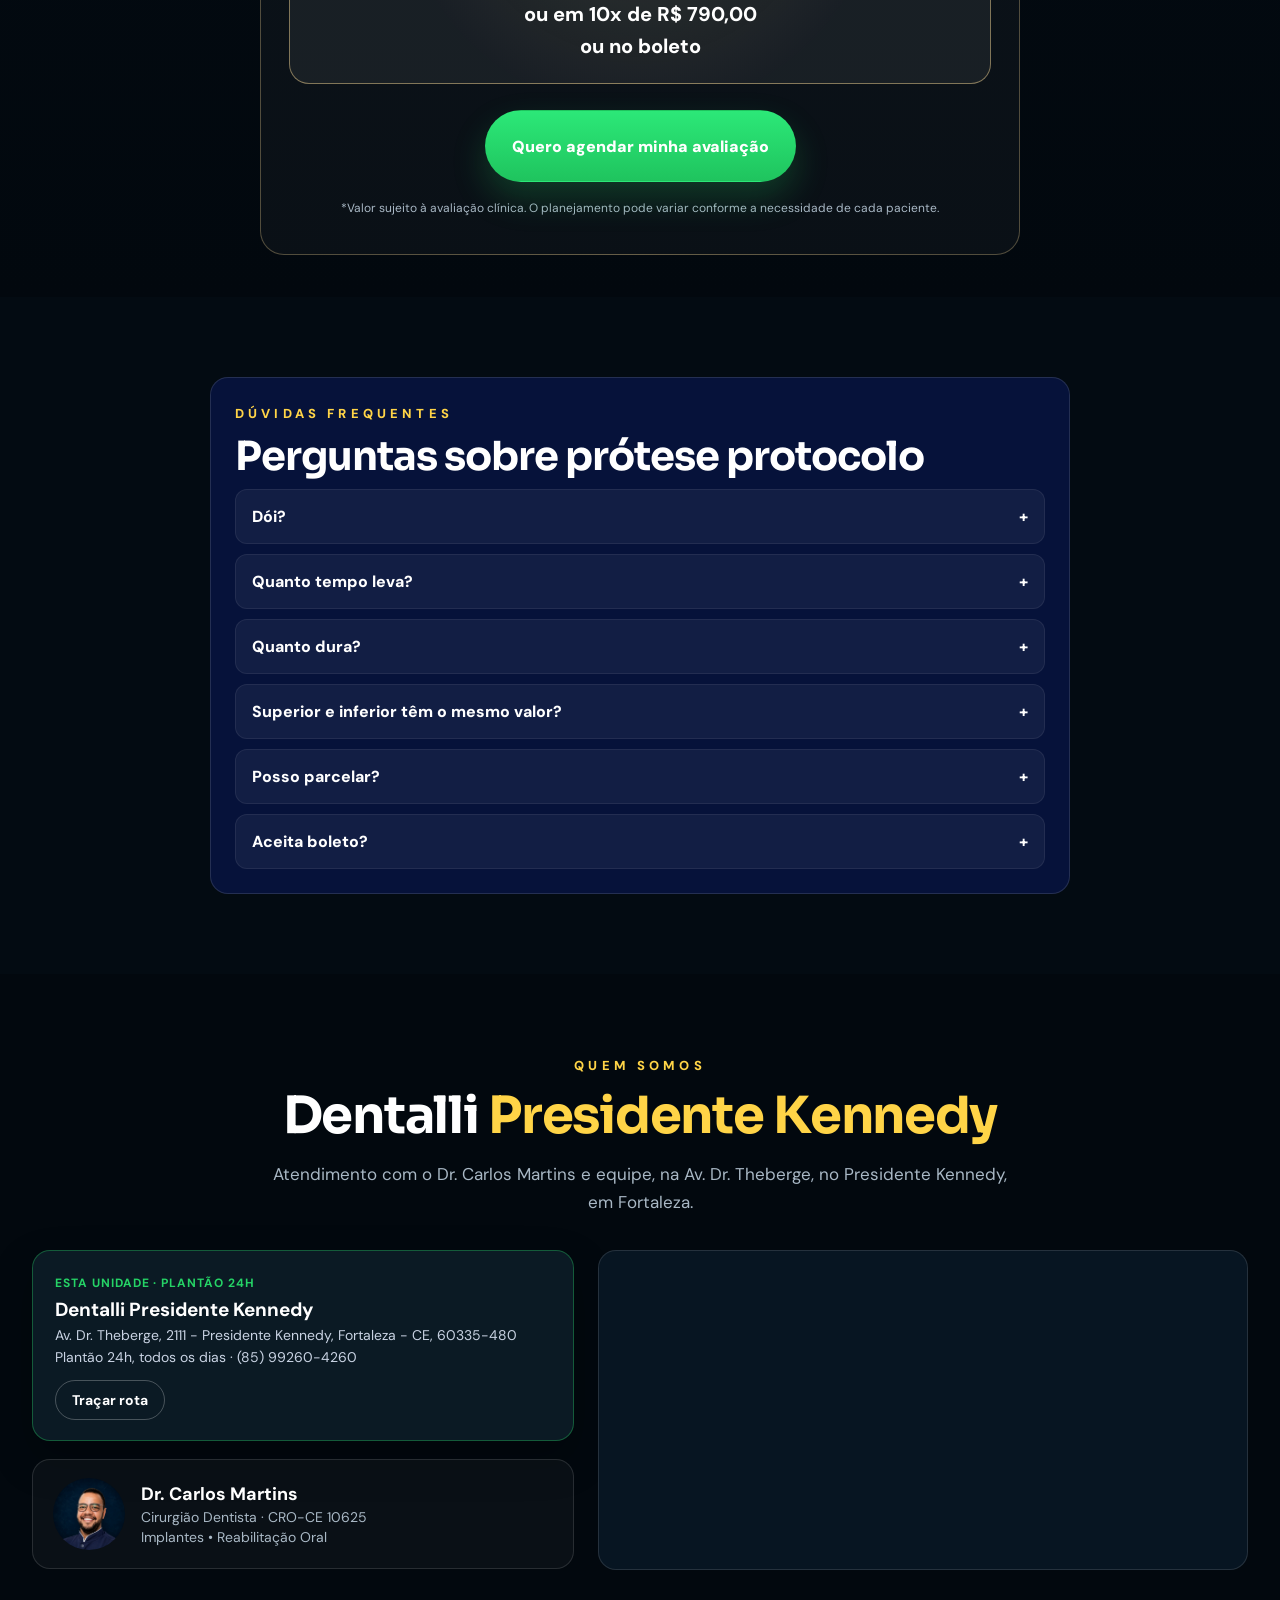
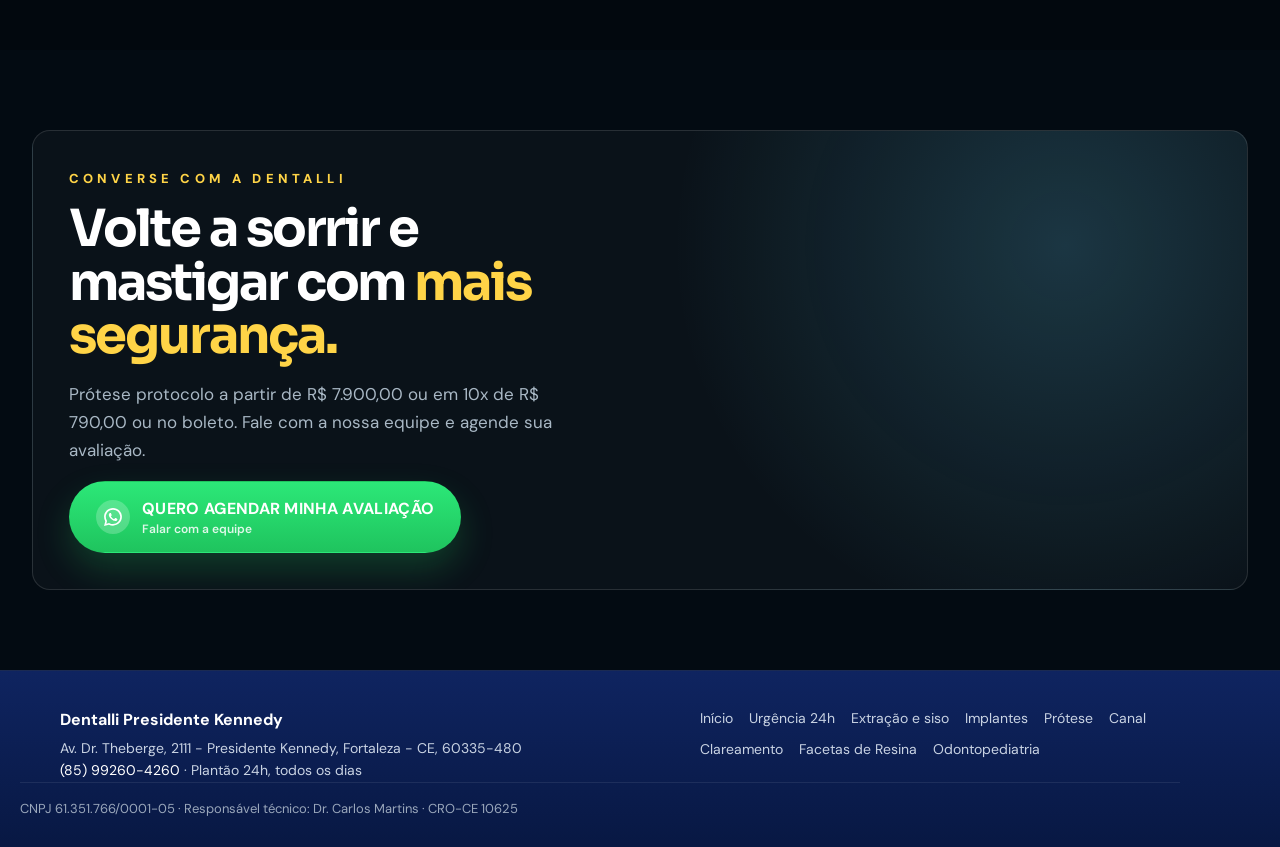
<file: protese-protocolo/index.html>
<!doctype html>
<html lang="pt-BR">
<head>
  <!-- Google Tag Manager -->
  <script>(function(w,d,s,l,i){w[l]=w[l]||[];w[l].push({'gtm.start':
  new Date().getTime(),event:'gtm.js'});var f=d.getElementsByTagName(s)[0],
  j=d.createElement(s),dl=l!='dataLayer'?'&l='+l:'';j.async=true;j.src=
  'https://www.googletagmanager.com/gtm.js?id='+i+dl;f.parentNode.insertBefore(j,f);
  })(window,document,'script','dataLayer','GTM-T4L43JB3');</script>
  <!-- End Google Tag Manager -->
  <meta charset="utf-8" />
  <meta name="viewport" content="width=device-width, initial-scale=1" />

  <title>Prótese Protocolo em Presidente Kennedy, Fortaleza | A partir de R$ 7.900</title>

  <meta
    name="description"
    content="Dentes fixos sobre implantes. Prótese protocolo a partir de R$ 7.900 em 10x ou no boleto. Agende sua avaliação pelo WhatsApp."
  />

  <!-- SEO TÉCNICO -->
  <link
    rel="canonical"
    href="https://dentistasfortaleza.com/protese-protocolo/"
  />

  <meta
    name="robots"
    content="index, follow, max-image-preview:large"
  />

  <meta name="author" content="Dentista Fortaleza" />
  <meta name="theme-color" content="#0b1220" />

  <!-- OPEN GRAPH / WHATSAPP -->
  <meta property="og:type" content="website" />
  <meta property="og:locale" content="pt_BR" />
  <meta property="og:site_name" content="Dentista Fortaleza" />
  <meta property="og:title" content="Prótese Protocolo em Presidente Kennedy, Fortaleza | A partir de R$ 7.900" />
  <meta property="og:description" content="Dentes fixos sobre implantes. Prótese protocolo a partir de R$ 7.900 em 10x ou no boleto. Agende sua avaliação pelo WhatsApp." />
  <meta property="og:url" content="https://dentistasfortaleza.com/protese-protocolo/" />
  <meta property="og:image" content="https://dentistasfortaleza.com/implantes/assets/img/case-02.webp" />
  <meta property="og:image:alt" content="Prótese protocolo sobre implantes - Dentalli Presidente Kennedy" />

  <!-- TWITTER / X -->
  <meta name="twitter:card" content="summary_large_image" />
  <meta name="twitter:title" content="Prótese Protocolo em Presidente Kennedy, Fortaleza | A partir de R$ 7.900" />
  <meta name="twitter:description" content="Dentes fixos sobre implantes. Prótese protocolo a partir de R$ 7.900 em 10x ou no boleto. Agende sua avaliação pelo WhatsApp." />
  <meta name="twitter:image" content="https://dentistasfortaleza.com/implantes/assets/img/case-02.webp" />

  <!-- PERFORMANCE -->
  <link rel="preload" as="image" href="../implantes/assets/img/hero-bg-2.webp" />
  <link rel="stylesheet" href="../implantes/css/implantes.css" />
  <link rel="stylesheet" href="./css/protese-protocolo.css" />

  <!-- DADOS ESTRUTURADOS -->
  <script type="application/ld+json">
  {
    "@context": "https://schema.org",
    "@graph": [
      {
        "@type": "Dentist",
        "@id": "https://dentistasfortaleza.com/#dentalli",
        "name": "Dentalli Presidente Kennedy",
        "alternateName": "Clínica Dentalli",
        "url": "https://dentistasfortaleza.com/",
        "logo": {
          "@type": "ImageObject",
          "@id": "https://dentistasfortaleza.com/#logo",
          "url": "https://dentistasfortaleza.com/assets/img/logo-dentalli.webp",
          "contentUrl": "https://dentistasfortaleza.com/assets/img/logo-dentalli.webp",
          "caption": "Dentista Fortaleza - Clínica Dentalli"
        },
        "image": {
          "@type": "ImageObject",
          "@id": "https://dentistasfortaleza.com/#imagem",
          "url": "https://dentistasfortaleza.com/implantes/assets/img/case-06.webp",
          "contentUrl": "https://dentistasfortaleza.com/implantes/assets/img/case-06.webp",
          "caption": "Dentista Fortaleza - Clínica Dentalli"
        },
        "telephone": "+55 85 99260-4260",
        "priceRange": "R$",
        "areaServed": {
          "@type": "City",
          "name": "Fortaleza",
          "containedInPlace": {
            "@type": "State",
            "name": "Ceará"
          }
        },
        "address": {
          "@type": "PostalAddress",
          "streetAddress": "Av. Dr. Theberge, 2111",
          "addressLocality": "Fortaleza",
          "addressRegion": "CE",
          "postalCode": "60335-480",
          "addressCountry": "BR"
        },
        "contactPoint": {
          "@type": "ContactPoint",
          "telephone": "+55 85 99260-4260",
          "contactType": "Atendimento odontológico",
          "areaServed": "BR",
          "availableLanguage": "pt-BR"
        },
        "geo": {
          "@type": "GeoCoordinates",
          "latitude": -3.72780,
          "longitude": -38.57060
        },
        "openingHoursSpecification": [
          {
            "@type": "OpeningHoursSpecification",
            "dayOfWeek": [
              "Monday",
              "Tuesday",
              "Wednesday",
              "Thursday",
              "Friday",
              "Saturday",
              "Sunday"
            ],
            "opens": "00:00",
            "closes": "23:59"
          }
        ],
        "medicalSpecialty": [
          "Odontologia",
          "Implantodontia",
          "Prótese Dentária",
          "Cirurgia e Traumatologia Bucomaxilofacial"
        ],
        "knowsAbout": [
          "implantes dentários em Fortaleza",
          "implante dentário em Fortaleza",
          "implante sem corte",
          "implante parafusado",
          "implante fixo",
          "implante imediato",
          "carga imediata",
          "conserto de implante dentário",
          "manutenção de implante dentário",
          "prótese parafusada",
          "prótese protocolo",
          "prótese fixa",
          "prótese sobre implantes",
          "implante dentário unitário",
          "reabilitação oral",
          "substituição de dentes perdidos",
          "implantodontia em Fortaleza"
        ],
        "sameAs": [
          "https://www.instagram.com/drcarlosgmartins/",
          "https://www.facebook.com/p/Clinica-Dentalli-Iguatemi-100095034321883/"
        ]
      },
      {
        "@type": "WebSite",
        "@id": "https://dentistasfortaleza.com/#website",
        "url": "https://dentistasfortaleza.com/",
        "name": "Dentista Fortaleza",
        "publisher": {
          "@id": "https://dentistasfortaleza.com/#dentalli"
        },
        "inLanguage": "pt-BR"
      },
      {
        "@type": "Service",
        "@id": "https://dentistasfortaleza.com/protese-protocolo/#service",
        "name": "Prótese Protocolo em Fortaleza",
        "alternateName": [
          "Prótese protocolo sobre implantes",
          "Dentes fixos sobre implantes",
          "Protocolo dentário"
        ],
        "serviceType": "Prótese fixa sobre implantes (protocolo)",
        "url": "https://dentistasfortaleza.com/protese-protocolo/",
        "description": "Prótese protocolo: prótese fixa parafusada sobre implantes para a arcada superior e/ou inferior, com avaliação e planejamento de cada caso.",
        "provider": {
          "@id": "https://dentistasfortaleza.com/#dentalli"
        },
        "areaServed": {
          "@type": "City",
          "name": "Fortaleza",
          "containedInPlace": {
            "@type": "State",
            "name": "Ceará"
          }
        },
        "availableChannel": {
          "@type": "ServiceChannel",
          "serviceUrl": "https://dentistasfortaleza.com/protese-protocolo/",
          "servicePhone": {
            "@type": "ContactPoint",
            "telephone": "+5585992604260",
            "contactType": "Agendamento de avaliação",
            "availableLanguage": "pt-BR"
          }
        }
      },
      {
        "@type": "WebPage",
        "@id": "https://dentistasfortaleza.com/protese-protocolo/#webpage",
        "url": "https://dentistasfortaleza.com/protese-protocolo/",
        "name": "Prótese Protocolo em Presidente Kennedy, Fortaleza | A partir de R$ 7.900",
        "description": "Dentes fixos sobre implantes. Prótese protocolo a partir de R$ 7.900 em 10x ou no boleto. Agende sua avaliação pelo WhatsApp.",
        "isPartOf": {
          "@id": "https://dentistasfortaleza.com/#website"
        },
        "about": {
          "@id": "https://dentistasfortaleza.com/protese-protocolo/#service"
        },
        "mainEntity": {
          "@id": "https://dentistasfortaleza.com/protese-protocolo/#service"
        },
        "publisher": {
          "@id": "https://dentistasfortaleza.com/#dentalli"
        },
        "breadcrumb": {
          "@id": "https://dentistasfortaleza.com/protese-protocolo/#breadcrumb"
        },
        "inLanguage": "pt-BR"
      },
      {
        "@type": "BreadcrumbList",
        "@id": "https://dentistasfortaleza.com/protese-protocolo/#breadcrumb",
        "itemListElement": [
          {
            "@type": "ListItem",
            "position": 1,
            "name": "Início",
            "item": "https://dentistasfortaleza.com/"
          },
          {
            "@type": "ListItem",
            "position": 2,
            "name": "Prótese Protocolo",
            "item": "https://dentistasfortaleza.com/protese-protocolo/"
          }
        ]
      },
      {
        "@type": "FAQPage",
        "@id": "https://dentistasfortaleza.com/protese-protocolo/#faq",
        "inLanguage": "pt-BR",
        "mainEntity": [
          {
            "@type": "Question",
            "name": "Dói?",
            "acceptedAnswer": {
              "@type": "Answer",
              "text": "Os procedimentos são feitos com anestesia local e a equipe orienta todos os cuidados do pós-operatório. A sensação varia de pessoa para pessoa e o dentista explica cada etapa na avaliação."
            }
          },
          {
            "@type": "Question",
            "name": "Quanto tempo leva?",
            "acceptedAnswer": {
              "@type": "Answer",
              "text": "Depende do caso. O prazo de cada etapa, dos implantes à instalação da prótese, é definido no planejamento feito após a avaliação."
            }
          },
          {
            "@type": "Question",
            "name": "Quanto dura?",
            "acceptedAnswer": {
              "@type": "Answer",
              "text": "A durabilidade depende de cada caso, da higiene em casa e das consultas de manutenção. Na avaliação, a equipe explica os cuidados necessários."
            }
          },
          {
            "@type": "Question",
            "name": "Superior e inferior têm o mesmo valor?",
            "acceptedAnswer": {
              "@type": "Answer",
              "text": "O valor é definido no planejamento de cada caso, após a avaliação."
            }
          },
          {
            "@type": "Question",
            "name": "Posso parcelar?",
            "acceptedAnswer": {
              "@type": "Answer",
              "text": "Sim. A prótese protocolo é a partir de R$ 7.900,00 ou em 10x de R$ 790,00. O valor final do seu caso é definido na avaliação."
            }
          },
          {
            "@type": "Question",
            "name": "Aceita boleto?",
            "acceptedAnswer": {
              "@type": "Answer",
              "text": "Sim, é possível pagar no boleto. As condições são apresentadas na avaliação."
            }
          }
        ]
      }
    ]
  }
</script>

  <link rel="stylesheet" href="../css/unidade.css" />

<!-- identidade visual -->
<link rel="preconnect" href="https://fonts.googleapis.com">
<link rel="preconnect" href="https://fonts.gstatic.com" crossorigin>
<link rel="stylesheet" href="https://fonts.googleapis.com/css2?family=Sora:wght@600;700;800&amp;family=DM+Sans:wght@400;500;600;700&amp;display=swap">
<link rel="stylesheet" href="/css/identidade.css?v=2">

</head>

<body>
  <!-- Google Tag Manager (noscript) -->
  <noscript><iframe src="https://www.googletagmanager.com/ns.html?id=GTM-T4L43JB3"
  height="0" width="0" style="display:none;visibility:hidden"></iframe></noscript>
  <!-- End Google Tag Manager (noscript) -->

  <a class="skip" href="#conteudo">Pular para o conteúdo</a>

  <header class="topShell" id="topo">
    <a class="brandMark" href="../index.html" aria-label="Voltar para o site da Dentalli">
      <img src="../implantes/assets/img/logo-dentalli.webp" alt="Dentista Fortaleza" />
      <span><strong>Dentalli</strong><small>Prótese protocolo e implantes</small></span>
    </a>
    <a class="backSite" href="../index.html">← Voltar para o site da Dentalli</a>
  </header>

  <main id="conteudo">
    <!-- 1. HERO -->
    <section class="hero" aria-label="Prótese protocolo Dentalli">
      <div class="heroBg" aria-hidden="true">
        <img class="is-active" src="../implantes/assets/img/hero-bg-2.webp" alt="" fetchpriority="high" />
      </div>
      <div class="heroOverlay"></div>

      <div class="container heroGrid">
        <div class="heroCopy reveal">
          <p class="eyebrow">Prótese protocolo em Fortaleza</p>
          <h1>Prótese Protocolo: <span>dentes fixos sobre implantes</span></h1>
          <p class="lead">
            Diga adeus à dentadura solta. Volte a sorrir e mastigar com segurança.
          </p>

          <div class="novHero">
            <span class="novHero__tag">
              <svg viewBox="0 0 24 24" aria-hidden="true"><path d="M12 3c-2 0-4 2-4 5s1 4 1 7c0 3 1 6 3 6s3-3 3-6c0-3 1-4 1-7s-2-5-4-5Z" /></svg>
              Protocolo
            </span>
            <span class="novHero__text">
              <small>Prótese protocolo a partir de</small>
              <strong>R$&nbsp;7.900,00<sup>*</sup></strong>
              <span class="ppHero__parc">ou em 10x de R$&nbsp;790,00 ou no boleto</span>
              <em>*Sujeito à avaliação clínica.</em>
            </span>
          </div>

          <div class="heroActions heroMobileCTA">
            <a class="btn btnWa btnShine" href="#" data-whatsapp data-wa-context="wppHeroProteseProtocolo">
              <span class="whatsMini" aria-hidden="true">
                <svg viewBox="0 0 32 32" fill="none">
                  <path fill="white"
                    d="M16 3C8.82 3 3 8.73 3 15.8c0 2.25.6 4.45 1.74 6.38L3 29l7.02-1.82A13.1 13.1 0 0 0 16 28.6c7.18 0 13-5.73 13-12.8C29 8.73 23.18 3 16 3Zm0 23.3c-1.83 0-3.63-.48-5.2-1.39l-.37-.21-4.16 1.08 1.1-4.02-.24-.39a10.6 10.6 0 0 1-1.6-5.57c0-5.8 4.72-10.52 10.47-10.52 5.78 0 10.48 4.72 10.48 10.52S21.78 26.3 16 26.3Zm5.75-7.86c-.31-.16-1.82-.9-2.1-1-.28-.1-.48-.16-.68.16-.2.31-.79 1-.97 1.2-.18.2-.36.23-.67.08-.31-.16-1.3-.48-2.48-1.53-.92-.82-1.54-1.84-1.72-2.15-.18-.31-.02-.48.14-.63.14-.14.31-.36.46-.54.15-.18.2-.31.31-.52.1-.21.05-.39-.03-.55-.08-.16-.68-1.64-.93-2.25-.25-.6-.5-.52-.68-.53h-.58c-.2 0-.52.08-.8.39-.28.31-1.07 1.05-1.07 2.57s1.1 2.98 1.25 3.19c.15.21 2.15 3.3 5.22 4.62.73.32 1.3.5 1.74.64.74.23 1.41.2 1.94.12.59-.09 1.82-.74 2.08-1.46.26-.72.26-1.34.18-1.46-.08-.12-.28-.2-.59-.36Z" />
                </svg>
              </span>
              <span class="waText">
                <b>Quero agendar minha avaliação</b>
                <small>Fale agora pelo WhatsApp</small>
              </span>
            </a>
          </div>
        </div>

        <div class="heroDoctor reveal">
          <div class="doctorGlow"></div>
          <img class="doctorImg" src="../implantes/assets/img/dr-carlos-full.webp"
            alt="Dr. Carlos Martins, cirurgião dentista da Dentista Fortaleza" />
          <div class="doctorCard">
            <div class="doctorInfo">
              <div class="doctorName">
                <strong>Dr. Carlos Martins</strong>
                <span class="doctorCheck">✓</span>
              </div>

              <div class="doctorMeta">
                <span>Cirurgião Dentista · CRO-CE 10625</span>
                <small>Implantes • Reabilitação Oral</small>
              </div>

              <div class="doctorRating">
                <img src="../implantes/assets/img/google-logo.webp" alt="Google" />
                <span class="stars">★★★★★</span>
                <b>4,9 no Google</b>
              </div>

              <em>Avaliações reais de pacientes</em>
            </div>
          </div>
        </div>
      </div>
    </section>

    <!-- 2. VÍDEO -->
    <section class="videoIntro sectionPad" id="video">
      <div class="container videoIntroGrid">
        <div class="videoText reveal">
          <span class="kicker">Caso real</span>
          <h2>Prótese protocolo finalizada pelo <span>Dr. Carlos Martins.</span></h2>
          <p>Veja um tratamento real e entenda como o planejamento e o cuidado em cada etapa fazem diferença no resultado final.
          </p>
          <a class="btn btnOutline btnResultados" href="#casos"><span class="playIcon">▶</span> Ver casos de prótese protocolo</a>
        </div>
        <div class="videoFeature reveal" data-open-video="../implantes/assets/video/protocolo.mp4">
          <video src="../implantes/assets/video/protocolo.mp4" poster="../implantes/assets/img/protocolo-poster.webp" muted playsinline preload="none"></video>
          <button class="bigPlay" aria-label="Assistir vídeo">▶</button>
          <div class="videoBadges"><span>Caso real</span><span>Dr. Carlos
              Martins</span></div>
        </div>
      </div>
    </section>

    <!-- 3. O QUE É -->
    <section class="indications sectionPad" id="o-que-e">
      <div class="container indicationsBox reveal">
        <div class="sectionHead center">
          <span class="kicker">Entenda o tratamento</span>
          <h2>O que é a prótese protocolo?</h2>
        </div>
        <div class="ppText">
          <p>
            A prótese protocolo é uma prótese fixa, com todos os dentes de uma arcada, que fica parafusada sobre implantes
            dentários. Ela pode ser feita na arcada superior, na inferior ou nas duas.
          </p>
          <p>
            Diferente da dentadura comum, ela não é removida pelo paciente no dia a dia: só o dentista retira a prótese,
            quando necessário, para manutenção. A quantidade de implantes e o tipo de prótese são definidos na avaliação.
          </p>
        </div>
        <div class="indicationGrid">
          <div>Prótese fixa sobre implantes</div>
          <div>Arcada superior, inferior ou as duas</div>
          <div>Planejamento individual para cada caso</div>
        </div>
      </div>
    </section>

    <!-- 4. PARA QUEM É -->
    <section class="indications sectionPad" id="para-quem">
      <div class="container indicationsBox reveal">
        <div class="sectionHead center">
          <span class="kicker">Avalie seu caso</span>
          <h2>Para quem é a prótese protocolo?</h2>
          <p>
            Pode ser uma opção para quem perdeu muitos dentes ou não se adaptou à dentadura. A indicação é confirmada na avaliação.
          </p>
        </div>

        <div class="indicationGrid">
          <div>Usa dentadura</div>
          <div>Perdeu vários dentes</div>
          <div>Tem prótese que machuca</div>
          <div>Tem prótese que fica solta ou sai do lugar</div>
          <div>Tem dificuldade para mastigar com a prótese</div>
          <div>Depende de cola para segurar a dentadura</div>
        </div>

        <div class="indicationCta">
          <p>Se você se identificou com alguma dessas situações, nossa equipe pode avaliar seu caso.</p>

          <a class="btn btnWa btnSlim" href="#" data-whatsapp data-wa-context="wppIndicacaoProteseProtocolo">
            Agendar avaliação pelo WhatsApp
          </a>
        </div>
      </div>
    </section>

    <!-- 5. COMO FUNCIONA -->
    <section class="process sectionPad" id="como-funciona">
      <div class="container processBox reveal">
        <div class="sectionHead center ppProcessHead">
          <span class="kicker">Como funciona</span>
          <h2>Do primeiro contato à prótese fixa</h2>
        </div>
        <div class="steps ppSteps">
          <div><b>01</b><strong>Avaliação</strong>
            <p>Exame clínico e, quando necessário, exames de imagem para entender o seu caso.</p>
          </div>
          <div><b>02</b><strong>Planejamento</strong>
            <p>Definimos a quantidade de implantes, o tipo de prótese, os prazos e o valor do seu caso.</p>
          </div>
          <div><b>03</b><strong>Implantes</strong>
            <p>Instalação dos implantes conforme o planejamento, com anestesia local.</p>
          </div>
          <div><b>04</b><strong>Prótese fixa</strong>
            <p>A prótese é parafusada sobre os implantes, com orientação de higiene e manutenção.</p>
          </div>
        </div>
      </div>
    </section>

    <!-- 6. VANTAGENS -->
    <section class="why sectionPad ppWhy" id="vantagens">
      <div class="container whyGrid">
        <div class="whyCopy reveal">
          <span class="kicker">Vantagens</span>
          <h2>Por que a prótese protocolo</h2>
          <p>Uma alternativa fixa para quem quer deixar a dentadura solta para trás.</p>
          <a class="btn btnWa btnSlim" href="#" data-whatsapp data-wa-context="wppVantagensProteseProtocolo">
            <span class="whatsMini" aria-hidden="true">
              <svg viewBox="0 0 32 32" fill="none">
                <path fill="white"
                  d="M16 3C8.82 3 3 8.73 3 15.8c0 2.25.6 4.45 1.74 6.38L3 29l7.02-1.82A13.1 13.1 0 0 0 16 28.6c7.18 0 13-5.73 13-12.8C29 8.73 23.18 3 16 3Zm0 23.3c-1.83 0-3.63-.48-5.2-1.39l-.37-.21-4.16 1.08 1.1-4.02-.24-.39a10.6 10.6 0 0 1-1.6-5.57c0-5.8 4.72-10.52 10.47-10.52 5.78 0 10.48 4.72 10.48 10.52S21.78 26.3 16 26.3Zm5.75-7.86c-.31-.16-1.82-.9-2.1-1-.28-.1-.48-.16-.68.16-.2.31-.79 1-.97 1.2-.18.2-.36.23-.67.08-.31-.16-1.3-.48-2.48-1.53-.92-.82-1.54-1.84-1.72-2.15-.18-.31-.02-.48.14-.63.14-.14.31-.36.46-.54.15-.18.2-.31.31-.52.1-.21.05-.39-.03-.55-.08-.16-.68-1.64-.93-2.25-.25-.6-.5-.52-.68-.53h-.58c-.2 0-.52.08-.8.39-.28.31-1.07 1.05-1.07 2.57s1.1 2.98 1.25 3.19c.15.21 2.15 3.3 5.22 4.62.73.32 1.3.5 1.74.64.74.23 1.41.2 1.94.12.59-.09 1.82-.74 2.08-1.46.26-.72.26-1.34.18-1.46-.08-.12-.28-.2-.59-.36Z" />
              </svg>
            </span>
            <span class="waText">
              <b>Agendar avaliação</b>
            </span>
          </a>
        </div>
        <div class="whyCards">
          <article class="reveal"><span class="lineIcon"><svg viewBox="0 0 24 24">
                <path d="M12 3 5 6v5c0 5 3 8 7 10 4-2 7-5 7-10V6l-7-3Z" />
                <path d="m9 12 2 2 4-5" />
              </svg></span><strong>Fixa</strong>
            <p>Não sai da boca: só o dentista remove para manutenção.</p>
          </article>
          <article class="reveal"><span class="lineIcon"><svg viewBox="0 0 24 24">
                <path d="M12 3c-2 0-4 2-4 5s1 4 1 7c0 3 1 6 3 6s3-3 3-6c0-3 1-4 1-7s-2-5-4-5Z" />
              </svg></span><strong>Mastigação firme</strong>
            <p>Mais firmeza para mastigar no dia a dia.</p>
          </article>
          <article class="reveal"><span class="lineIcon"><svg viewBox="0 0 24 24">
                <path d="M7 20v-3a5 5 0 0 1 10 0v3M9 9a3 3 0 1 0 6 0 3 3 0 0 0-6 0" />
              </svg></span><strong>Fala e sorriso</strong>
            <p>Mais segurança para falar e sorrir.</p>
          </article>
          <article class="reveal"><span class="lineIcon"><svg viewBox="0 0 24 24">
                <path d="M4 5h16v14H4zM8 9h8M8 13h5" />
              </svg></span><strong>Sem cola</strong>
            <p>Dispensa a cola de dentadura.</p>
          </article>
        </div>
      </div>
    </section>

    <!-- 7. GALERIA -->
    <section class="cases sectionPad" id="casos">
      <div class="container">
        <div class="sectionRow reveal">
          <div><span class="kicker">Casos reais</span>
            <h2>Galeria de <span>prótese protocolo.</span></h2>
            <p>
              Casos reais de prótese protocolo e reabilitação sobre implantes. Cada resultado depende do planejamento e das
              condições de cada paciente.
            </p>
          </div>
          <a class="btn btnWa btnSlim" href="#" data-whatsapp data-wa-context="wppGaleriaProteseProtocolo">
            <span class="whatsMini" aria-hidden="true">
              <svg viewBox="0 0 32 32" fill="none">
                <path fill="currentColor"
                  d="M16 3C8.82 3 3 8.73 3 15.8c0 2.25.6 4.45 1.74 6.38L3 29l7.02-1.82A13.1 13.1 0 0 0 16 28.6c7.18 0 13-5.73 13-12.8C29 8.73 23.18 3 16 3Zm0 23.3c-1.83 0-3.63-.48-5.2-1.39l-.37-.21-4.16 1.08 1.1-4.02-.24-.39a10.6 10.6 0 0 1-1.6-5.57c0-5.8 4.72-10.52 10.47-10.52 5.78 0 10.48 4.72 10.48 10.52S21.78 26.3 16 26.3Zm5.75-7.86c-.31-.16-1.82-.9-2.1-1-.28-.1-.48-.16-.68.16-.2.31-.79 1-.97 1.2-.18.2-.36.23-.67.08-.31-.16-1.3-.48-2.48-1.53-.92-.82-1.54-1.84-1.72-2.15-.18-.31-.02-.48.14-.63.14-.14.31-.36.46-.54.15-.18.2-.31.31-.52.1-.21.05-.39-.03-.55-.08-.16-.68-1.64-.93-2.25-.25-.6-.5-.52-.68-.53h-.58c-.2 0-.52.08-.8.39-.28.31-1.07 1.05-1.07 2.57s1.1 2.98 1.25 3.19c.15.21 2.15 3.3 5.22 4.62.73.32 1.3.5 1.74.64.74.23 1.41.2 1.94.12.59-.09 1.82-.74 2.08-1.46.26-.72.26-1.34.18-1.46-.08-.12-.28-.2-.59-.36Z" />
              </svg>
            </span>
            Quero avaliar meu caso
          </a>
        </div>

        <div class="caseGrid">
          <article class="caseCard reveal" data-img="../implantes/assets/img/case-02.webp" data-title="Prótese protocolo superior"><img
              src="../implantes/assets/img/case-02.webp" alt="Caso real: implantes na arcada superior e sorriso com a prótese protocolo instalada" loading="lazy" decoding="async">
            <div><small>Antes / depois</small><strong>Protocolo superior</strong><a>Ver caso completo →</a></div>
          </article>
          <article class="caseCard reveal" data-img="../implantes/assets/img/case-07.webp" data-title="Arcadas superior e inferior"><img
              src="../implantes/assets/img/case-07.webp" alt="Caso real: próteses fixas nas arcadas superior e inferior" loading="lazy" decoding="async">
            <div><small>Caso real</small><strong>Superior e inferior</strong><a>Ver caso completo →</a></div>
          </article>
          <article class="caseCard reveal" data-img="../implantes/assets/img/case-08.webp" data-title="Reabilitação das duas arcadas"><img
              src="../implantes/assets/img/case-08.webp" alt="Caso real: reabilitação das duas arcadas com prótese fixa sobre implantes" loading="lazy" decoding="async">
            <div><small>Caso real</small><strong>Duas arcadas reabilitadas</strong><a>Ver caso completo →</a></div>
          </article>
          <article class="caseCard reveal" data-img="../implantes/assets/img/case-10.webp" data-title="Reabilitação completa"><img
              src="../implantes/assets/img/case-10.webp" alt="Caso real: antes e depois de reabilitação oral completa com prótese sobre implantes" loading="lazy" decoding="async">
            <div><small>Antes / depois</small><strong>Reabilitação completa</strong><a>Ver caso completo →</a></div>
          </article>
        </div>
      </div>
    </section>

    <!-- 8. OFERTA -->
    <section class="priceOffer sectionPad" id="oferta">
      <div class="container priceBox reveal">
        <span class="kicker">Condição de pagamento</span>

        <h2>Prótese protocolo com pagamento facilitado</h2>

        <p>
          Agende sua avaliação com a equipe Dentalli e conheça o planejamento indicado para o seu caso.
        </p>

        <div class="priceHighlight priceHighlight--nov">
          <span class="novBadge">
            <svg viewBox="0 0 24 24" aria-hidden="true"><path d="M12 3c-2 0-4 2-4 5s1 4 1 7c0 3 1 6 3 6s3-3 3-6c0-3 1-4 1-7s-2-5-4-5Z" /></svg>
            Prótese protocolo
          </span>
          <small>Prótese protocolo a partir de</small>
          <strong>R$&nbsp;7.900,00</strong>
          <span class="ppPriceLine">ou em 10x de R$&nbsp;790,00</span>
          <span class="ppPriceLine">ou no boleto</span>
        </div>

        <a class="btn btnWa btnShine" href="#" data-whatsapp data-wa-context="wppOfertaProteseProtocolo">
          Quero agendar minha avaliação
        </a>

        <em>
          *Valor sujeito à avaliação clínica. O planejamento pode variar conforme a necessidade de cada paciente.
        </em>
      </div>
    </section>

    <!-- 9. FAQ -->
    <section class="faqCta sectionPad" id="duvidas">
      <div class="container">
        <div class="faq ppFaq reveal">
          <span class="kicker">Dúvidas frequentes</span>
          <h2>Perguntas sobre prótese protocolo</h2>
          <details>
            <summary>Dói?</summary>
            <p>Os procedimentos são feitos com anestesia local e a equipe orienta todos os cuidados do pós-operatório. A
              sensação varia de pessoa para pessoa e o dentista explica cada etapa na avaliação.</p>
          </details>
          <details>
            <summary>Quanto tempo leva?</summary>
            <p>Depende do caso. O prazo de cada etapa, dos implantes à instalação da prótese, é definido no planejamento feito
              após a avaliação.</p>
          </details>
          <details>
            <summary>Quanto dura?</summary>
            <p>A durabilidade depende de cada caso, da higiene em casa e das consultas de manutenção. Na avaliação, a equipe
              explica os cuidados necessários.</p>
          </details>
          <details>
            <summary>Superior e inferior têm o mesmo valor?</summary>
            <p>O valor é definido no planejamento de cada caso, após a avaliação.</p>
          </details>
          <details>
            <summary>Posso parcelar?</summary>
            <p>Sim. A prótese protocolo é a partir de R$ 7.900,00 ou em 10x de R$ 790,00. O valor final do seu caso é
              definido na avaliação.</p>
          </details>
          <details>
            <summary>Aceita boleto?</summary>
            <p>Sim, é possível pagar no boleto. As condições são apresentadas na avaliação.</p>
          </details>
        </div>
      </div>
    </section>

    <!-- 10. UNIDADE -->
    <section class="gallery sectionPad" id="unidade">
      <div class="container">
        <div class="sectionHead center reveal"><span class="kicker">Quem somos</span>
          <h2>Dentalli <span>Presidente Kennedy</span></h2>
          <p>Atendimento com o Dr. Carlos Martins e equipe, na Av. Dr. Theberge, no Presidente Kennedy, em Fortaleza.</p>
        </div>
        <div class="ppUnitGrid">
          <div class="ppUnitInfo reveal">
            <div class="unitCard">
              <div>
                <span class="unitCard__tag">Esta unidade · Plantão 24h</span>
                <strong>Dentalli Presidente Kennedy</strong>
                <p>Av. Dr. Theberge, 2111 - Presidente Kennedy, Fortaleza - CE, 60335-480</p>
                <p>Plantão 24h, todos os dias · <a href="tel:+5585992604260" data-tel-link>(85) 99260-4260</a></p>
              </div>
              <div class="unitCard__actions">
                <a href="https://www.google.com/maps/search/?api=1&amp;query=Av.+Dr.+Theberge,+2111+-+Presidente+Kennedy,+Fortaleza+-+CE,+60335-480" target="_blank" rel="noopener">Traçar rota</a>
              </div>
            </div>
            <div class="ppDoctor">
              <img src="../implantes/assets/img/dr-carlos-face.webp" alt="Dr. Carlos Martins" loading="lazy" decoding="async" width="72" height="72" />
              <div>
                <strong>Dr. Carlos Martins</strong>
                <span>Cirurgião Dentista · CRO-CE 10625</span>
                <small>Implantes • Reabilitação Oral</small>
              </div>
            </div>
          </div>
          <div class="ppMap reveal">
            <iframe src="https://www.google.com/maps?q=Av.%20Dr.%20Theberge%2C%202111%20-%20Presidente%20Kennedy%2C%20Fortaleza%20-%20CE%2C%2060335-480&amp;output=embed" loading="lazy" referrerpolicy="no-referrer-when-downgrade" title="Mapa da Dentalli Presidente Kennedy - Av. Dr. Theberge, 2111" allowfullscreen></iframe>
          </div>
        </div>
      </div>
    </section>

    <!-- 11. CTA FINAL -->
    <section class="faqCta sectionPad">
      <div class="container">
        <div class="finalCard reveal">
          <div><span class="kicker">Converse com a Dentalli</span>
            <h2>Volte a sorrir e mastigar com <span>mais segurança.</span></h2>
            <p>Prótese protocolo a partir de R$ 7.900,00 ou em 10x de R$ 790,00 ou no boleto. Fale com a nossa equipe e agende sua avaliação.</p>
            <a class="btn btnWa btnShine" href="#" data-whatsapp data-wa-context="wppFinalProteseProtocolo">
              <span class="whatsMini" aria-hidden="true">
                <svg viewBox="0 0 32 32" fill="none">
                  <path fill="white"
                    d="M16 3C8.82 3 3 8.73 3 15.8c0 2.25.6 4.45 1.74 6.38L3 29l7.02-1.82A13.1 13.1 0 0 0 16 28.6c7.18 0 13-5.73 13-12.8C29 8.73 23.18 3 16 3Zm0 23.3c-1.83 0-3.63-.48-5.2-1.39l-.37-.21-4.16 1.08 1.1-4.02-.24-.39a10.6 10.6 0 0 1-1.6-5.57c0-5.8 4.72-10.52 10.47-10.52 5.78 0 10.48 4.72 10.48 10.52S21.78 26.3 16 26.3Zm5.75-7.86c-.31-.16-1.82-.9-2.1-1-.28-.1-.48-.16-.68.16-.2.31-.79 1-.97 1.2-.18.2-.36.23-.67.08-.31-.16-1.3-.48-2.48-1.53-.92-.82-1.54-1.84-1.72-2.15-.18-.31-.02-.48.14-.63.14-.14.31-.36.46-.54.15-.18.2-.31.31-.52.1-.21.05-.39-.03-.55-.08-.16-.68-1.64-.93-2.25-.25-.6-.5-.52-.68-.53h-.58c-.2 0-.52.08-.8.39-.28.31-1.07 1.05-1.07 2.57s1.1 2.98 1.25 3.19c.15.21 2.15 3.3 5.22 4.62.73.32 1.3.5 1.74.64.74.23 1.41.2 1.94.12.59-.09 1.82-.74 2.08-1.46.26-.72.26-1.34.18-1.46-.08-.12-.28-.2-.59-.36Z" />
                </svg>
              </span>
              <span class="waText">
                <b>Quero agendar minha avaliação</b>
                <small>Falar com a equipe</small>
              </span>
            </a>
          </div>
        </div>
      </div>
    </section>
  </main>
  <!-- Rodapé da unidade -->
  <footer class="unitFooter">
    <div class="unitFooter__inner">
      <div>
        <strong>Dentalli Presidente Kennedy</strong>
        <p>Av. Dr. Theberge, 2111 - Presidente Kennedy, Fortaleza - CE, 60335-480</p>
        <p><a href="tel:+5585992604260" data-tel-link>(85) 99260-4260</a> · Plantão 24h, todos os dias</p>
      </div>
      <nav class="unitFooter__links" aria-label="Páginas do site">
        <a href="../">Início</a>
        <a href="../urgencia/">Urgência 24h</a>
        <a href="../extracao/">Extração e siso</a>
        <a href="../implantes/">Implantes</a>
        <a href="../protese/">Prótese</a>
        <a href="../canal/">Canal</a>
        <a href="../clareamento/">Clareamento</a>
        <a href="../facetas/">Facetas de Resina</a>
        <a href="../pediatria/">Odontopediatria</a>
      </nav>
    </div>
    <p class="unitFooter__rt">CNPJ 61.351.766/0001-05 · Responsável técnico: Dr. Carlos Martins · CRO-CE 10625</p>
  </footer>


  <a class="waFloat" href="#" data-whatsapp data-wa-context="wppFlutuanteProteseProtocolo" aria-label="Falar no WhatsApp">
    <svg viewBox="0 0 32 32" fill="none">
      <path fill="white"
        d="M16 3C8.82 3 3 8.73 3 15.8c0 2.25.6 4.45 1.74 6.38L3 29l7.02-1.82A13.1 13.1 0 0 0 16 28.6c7.18 0 13-5.73 13-12.8C29 8.73 23.18 3 16 3Zm0 23.3c-1.83 0-3.63-.48-5.2-1.39l-.37-.21-4.16 1.08 1.1-4.02-.24-.39a10.6 10.6 0 0 1-1.6-5.57c0-5.8 4.72-10.52 10.47-10.52 5.78 0 10.48 4.72 10.48 10.52S21.78 26.3 16 26.3Zm5.75-7.86c-.31-.16-1.82-.9-2.1-1-.28-.1-.48-.16-.68.16-.2.31-.79 1-.97 1.2-.18.2-.36.23-.67.08-.31-.16-1.3-.48-2.48-1.53-.92-.82-1.54-1.84-1.72-2.15-.18-.31-.02-.48.14-.63.14-.14.31-.36.46-.54.15-.18.2-.31.31-.52.1-.21.05-.39-.03-.55-.08-.16-.68-1.64-.93-2.25-.25-.6-.5-.52-.68-.53h-.58c-.2 0-.52.08-.8.39-.28.31-1.07 1.05-1.07 2.57s1.1 2.98 1.25 3.19c.15.21 2.15 3.3 5.22 4.62.73.32 1.3.5 1.74.64.74.23 1.41.2 1.94.12.59-.09 1.82-.74 2.08-1.46.26-.72.26-1.34.18-1.46-.08-.12-.28-.2-.59-.36Z" />
    </svg>
  </a>

  <div class="lightbox" aria-hidden="true"><button class="lightboxClose" aria-label="Fechar">×</button>
    <div class="lightboxBody"></div>
  </div>

  <script src="/js/whatsapp.js" defer></script>
  <script src="../implantes/js/implantes.js" defer></script>
</body>

</html>
</file>
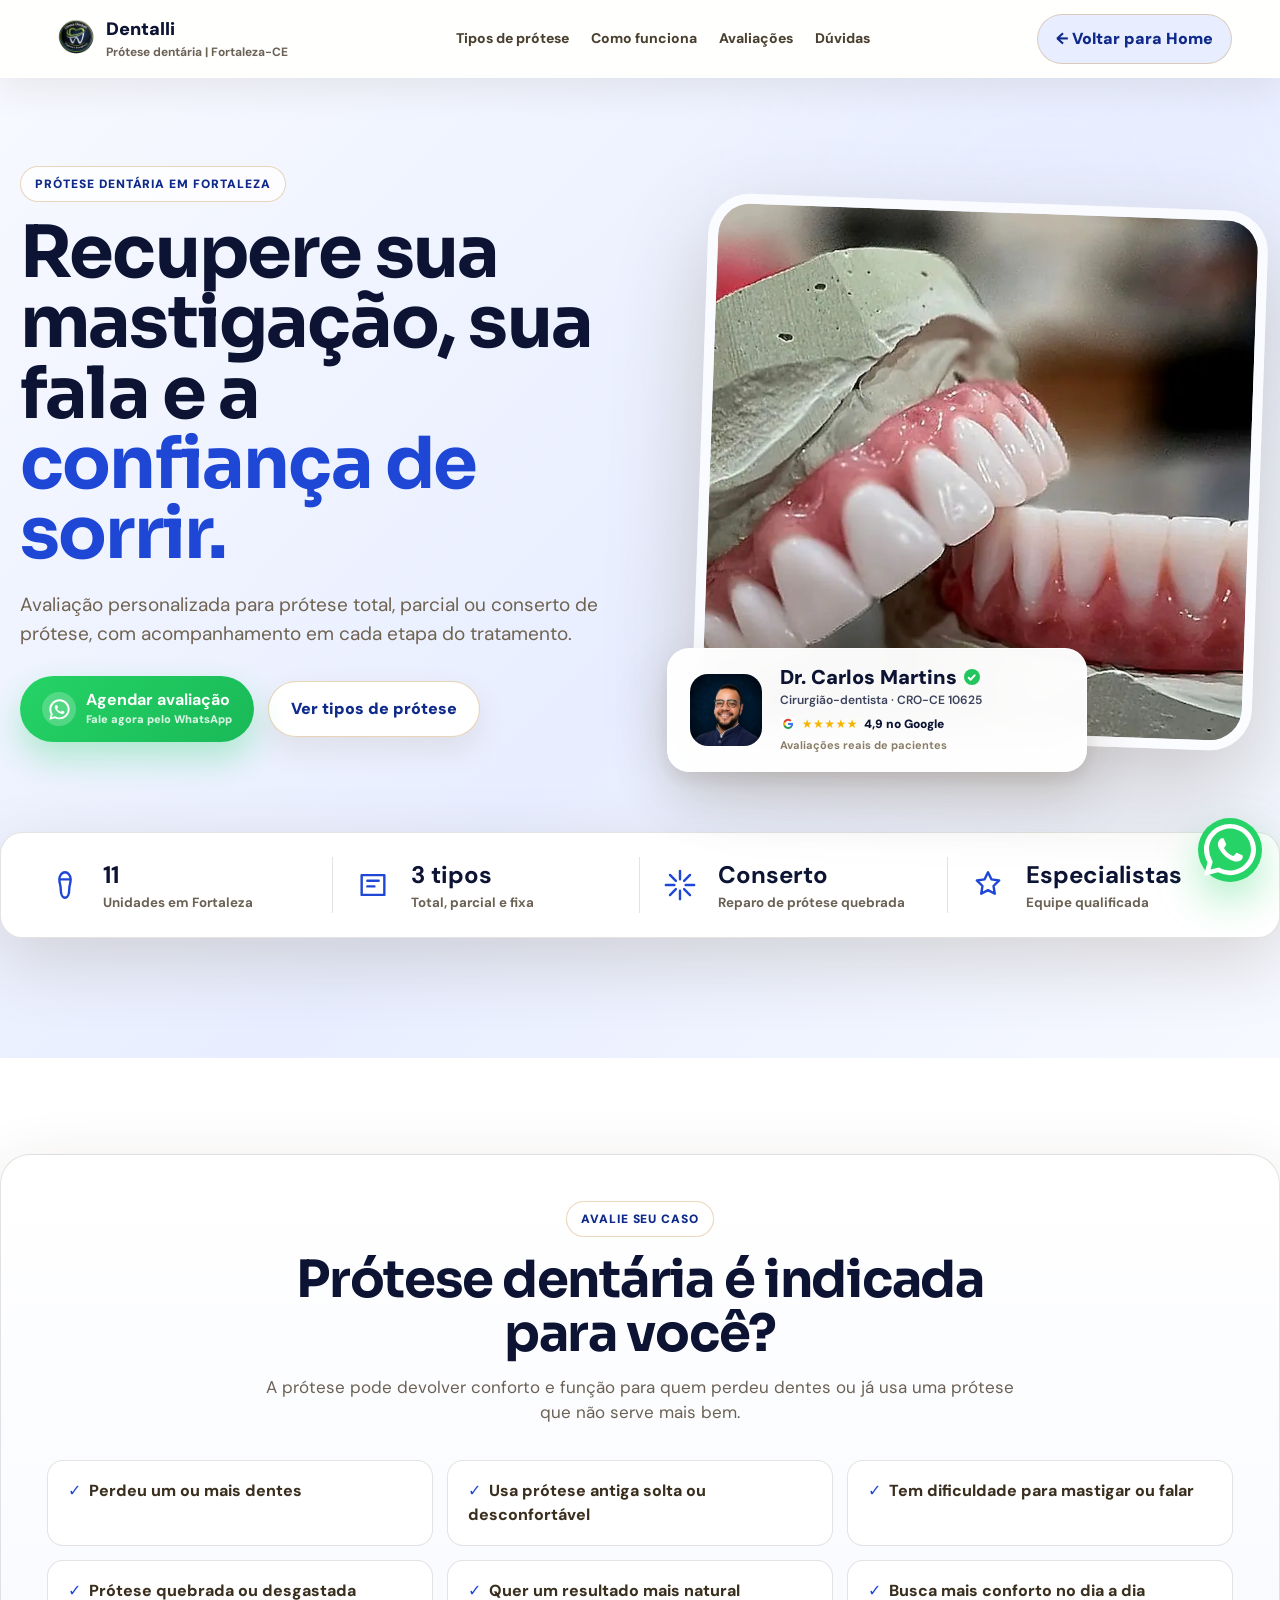
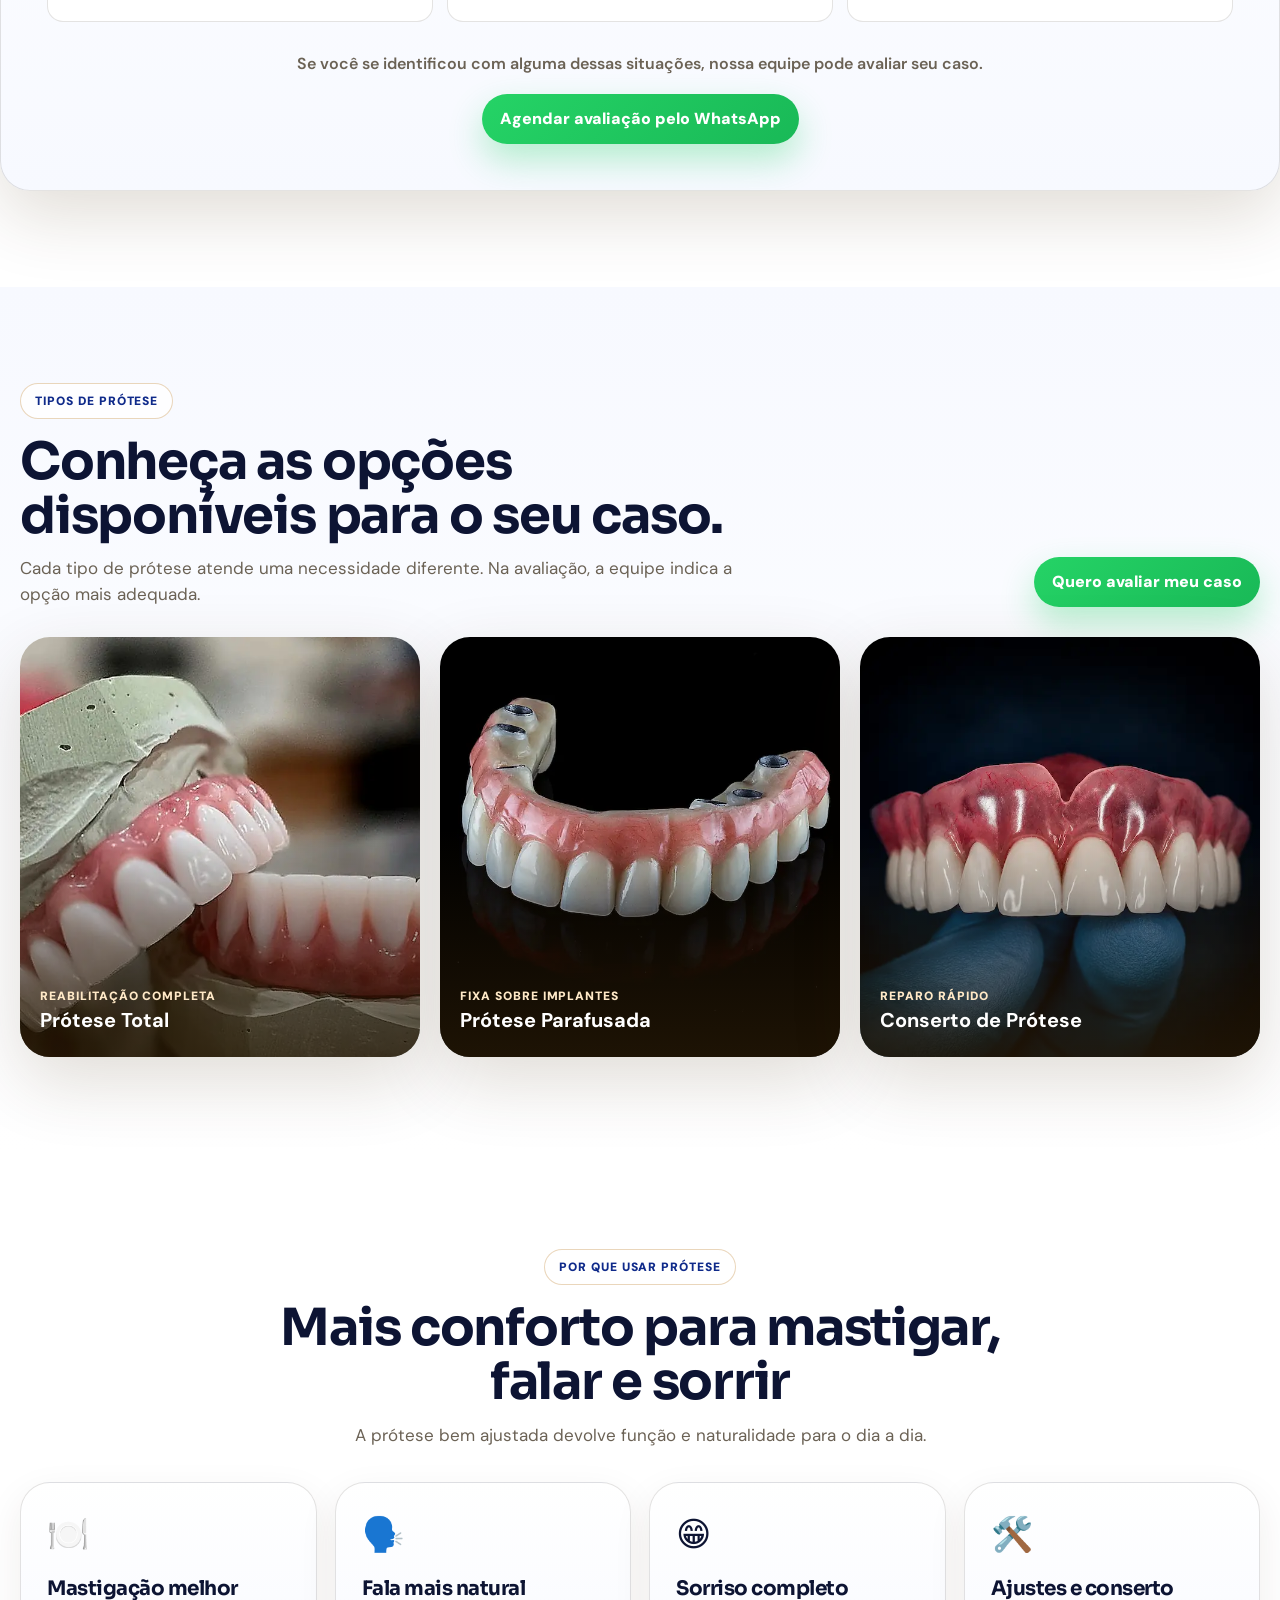
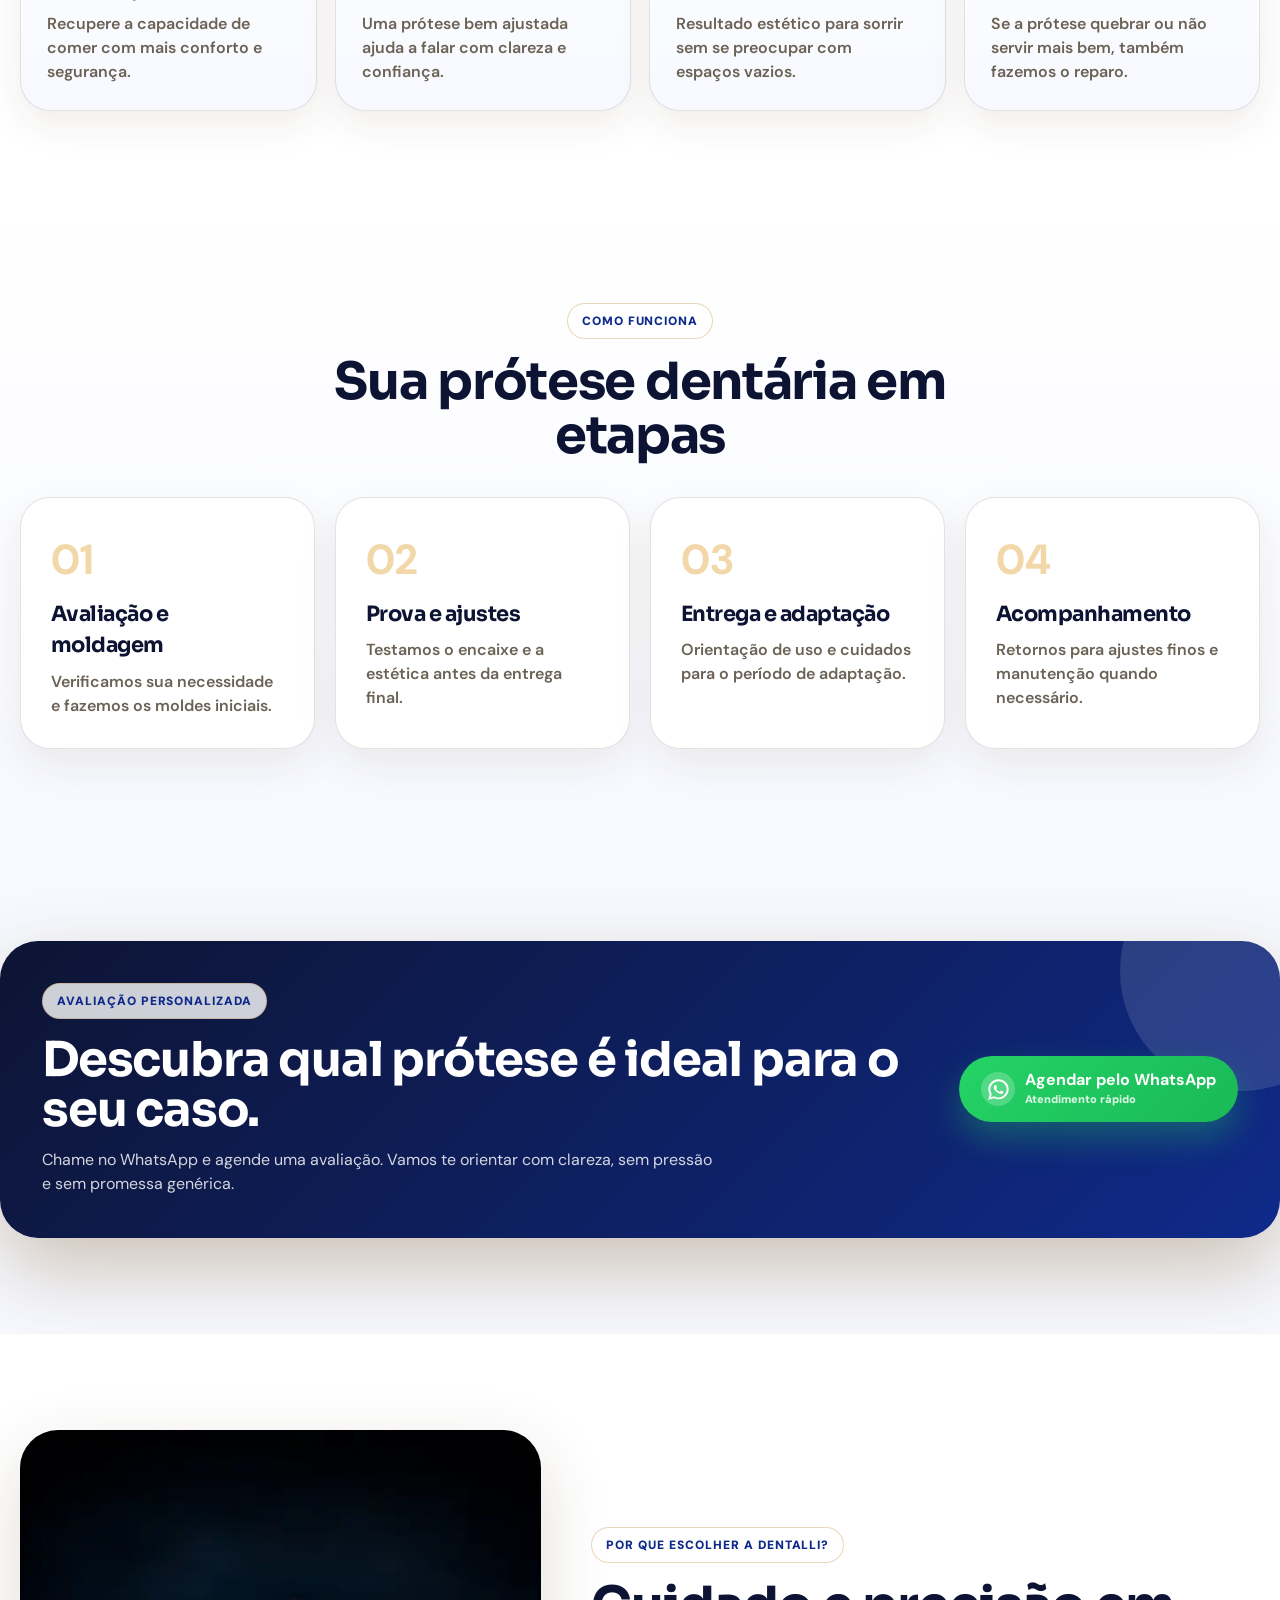
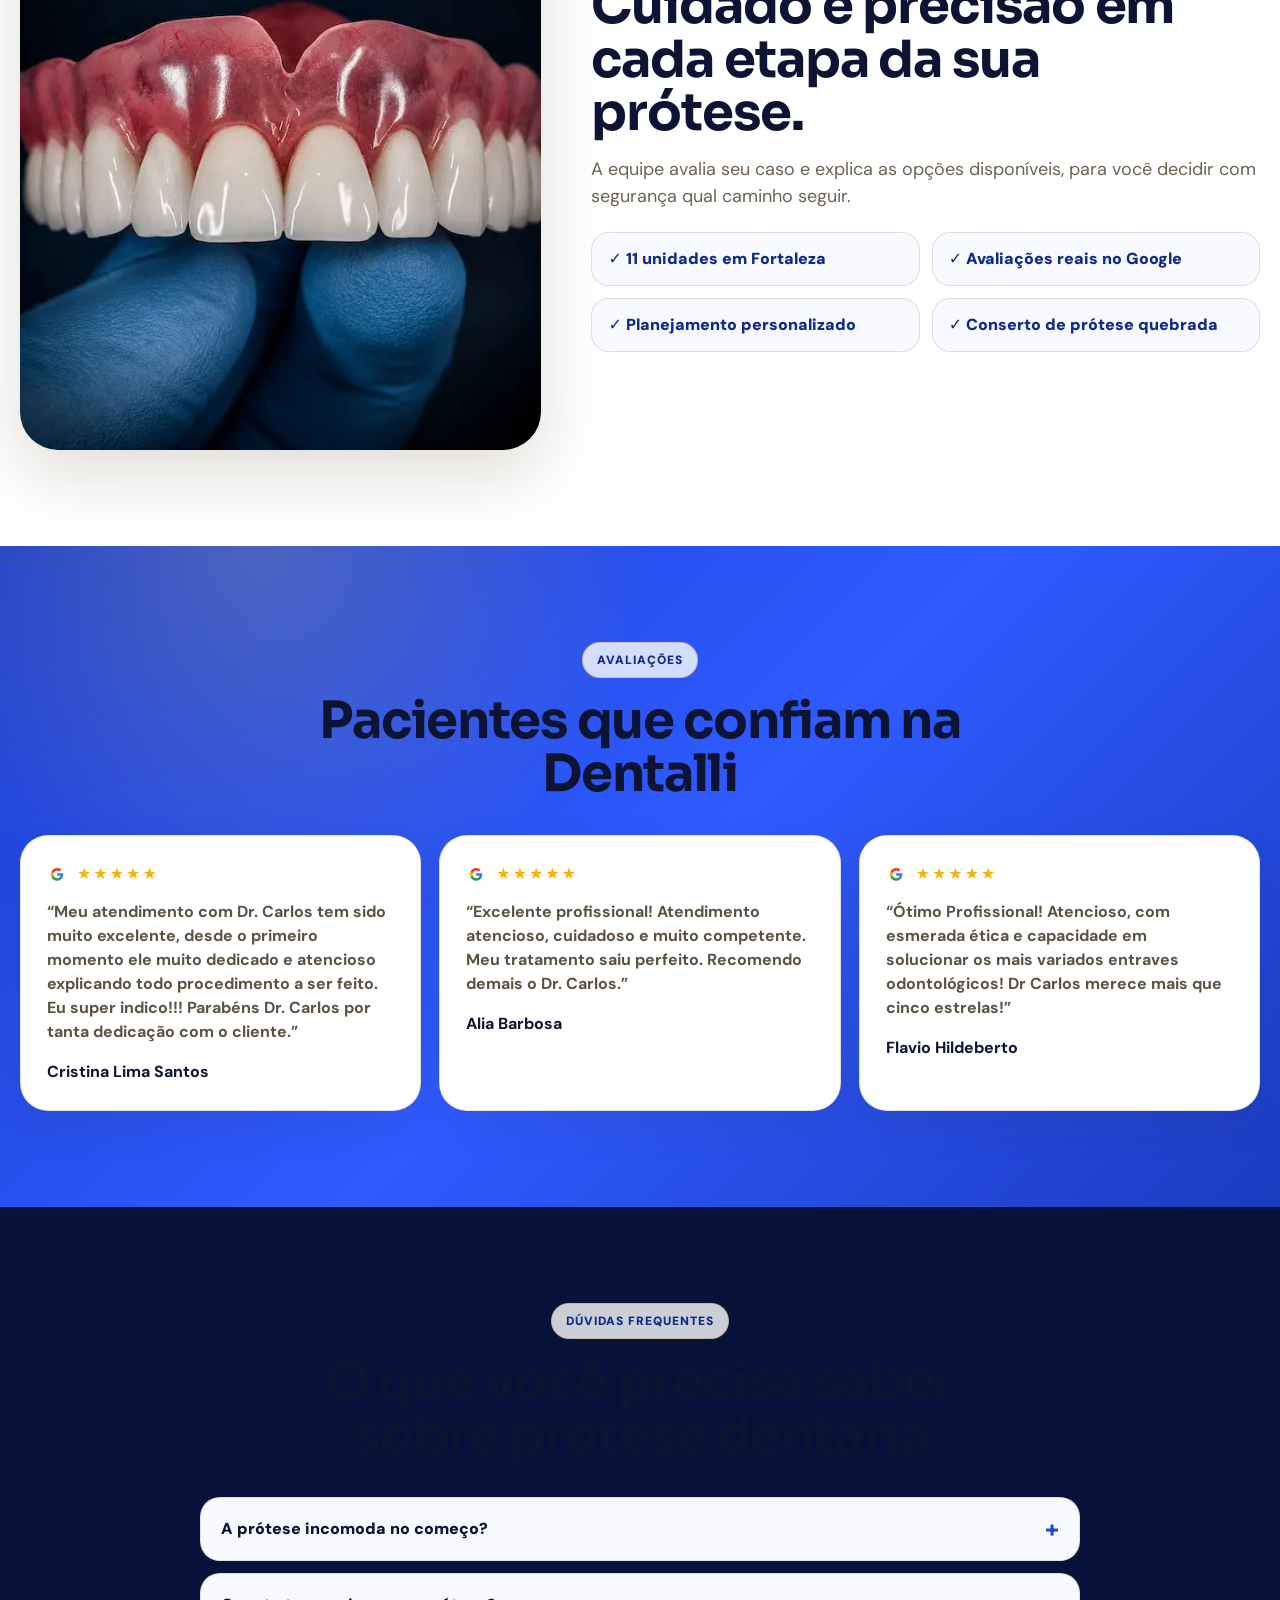
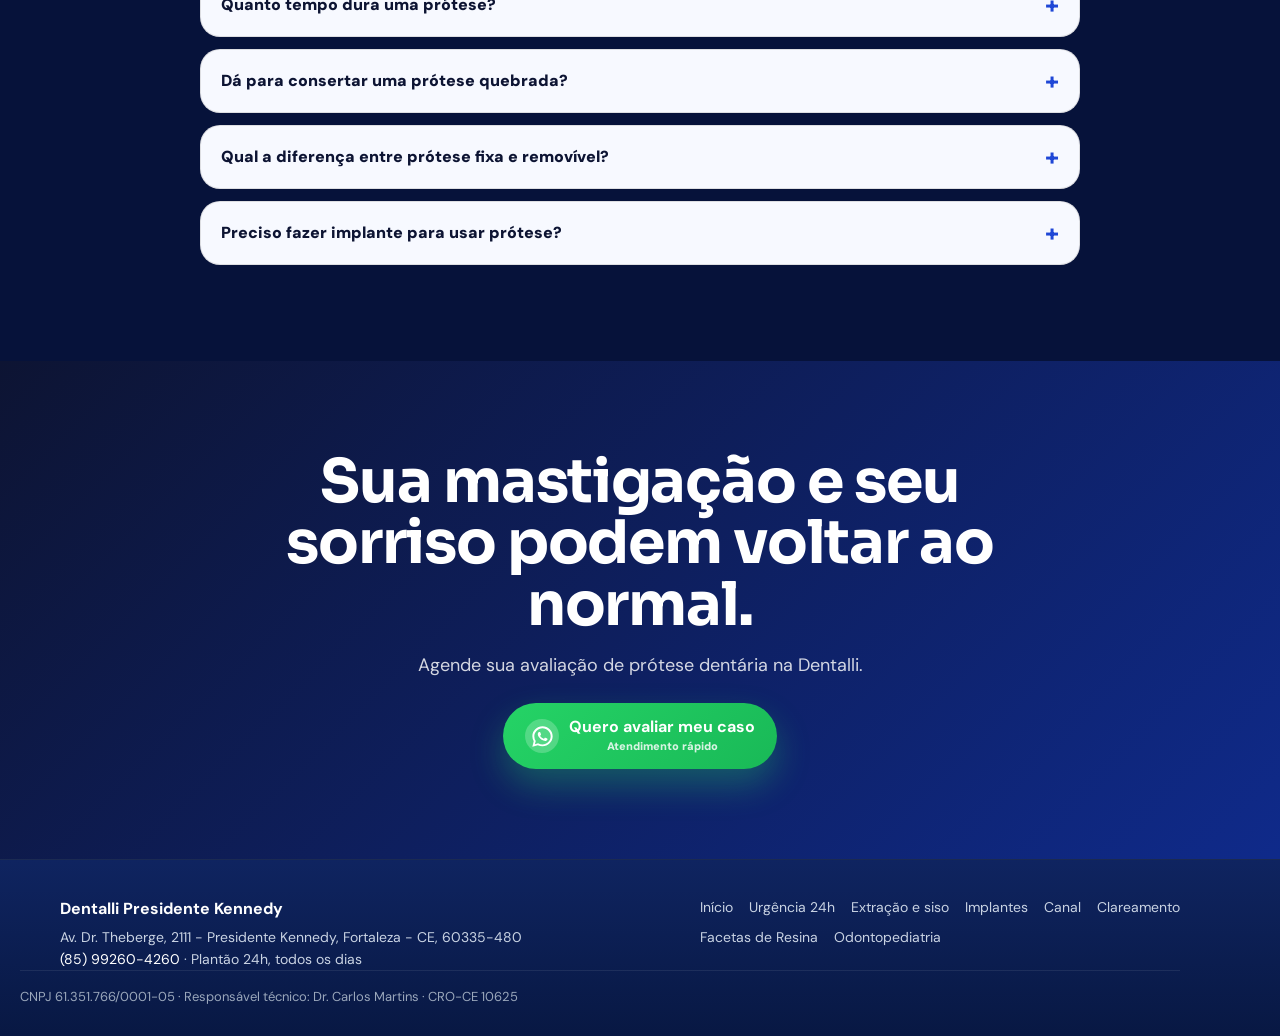
<file: protese/index.html>
<!doctype html>
<html lang="pt-BR">

<head>
  <!-- Google Tag Manager -->
  <script>(function(w,d,s,l,i){w[l]=w[l]||[];w[l].push({'gtm.start':
  new Date().getTime(),event:'gtm.js'});var f=d.getElementsByTagName(s)[0],
  j=d.createElement(s),dl=l!='dataLayer'?'&l='+l:'';j.async=true;j.src=
  'https://www.googletagmanager.com/gtm.js?id='+i+dl;f.parentNode.insertBefore(j,f);
  })(window,document,'script','dataLayer','GTM-T4L43JB3');</script>
  <!-- End Google Tag Manager -->
  <meta charset="utf-8" />
  <meta name="viewport" content="width=device-width, initial-scale=1" />

  <title>Prótese Dentária em Fortaleza | Prótese Total e Parcial | Dentalli</title>

  <meta
    name="description"
    content="Prótese dentária em Fortaleza com avaliação personalizada. Prótese total, prótese parcial, prótese fixa e conserto de prótese com equipe especializada."
  />

  <!-- SEO TÉCNICO -->
  <link rel="canonical" href="https://dentistasfortaleza.com/protese/" />
  <meta name="robots" content="index, follow, max-image-preview:large" />
  <meta name="author" content="Dentista Fortaleza" />
  <meta name="theme-color" content="#fff3e0" />

  <!-- OPEN GRAPH / WHATSAPP -->
  <meta property="og:type" content="website" />
  <meta property="og:locale" content="pt_BR" />
  <meta property="og:site_name" content="Dentista Fortaleza" />
  <meta property="og:title" content="Prótese Dentária em Fortaleza | Dentalli" />
  <meta
    property="og:description"
    content="Prótese total, parcial, fixa e conserto de prótese em Fortaleza, com avaliação personalizada e equipe especializada."
  />
  <meta property="og:url" content="https://dentistasfortaleza.com/protese/" />
  <meta property="og:image" content="https://dentistasfortaleza.com/protese/assets/img/protese.webp" />
  <meta property="og:image:alt" content="Prótese dentária em Fortaleza - Dentalli" />

  <!-- TWITTER / X -->
  <meta name="twitter:card" content="summary_large_image" />
  <meta name="twitter:title" content="Prótese Dentária em Fortaleza | Dentalli" />
  <meta
    name="twitter:description"
    content="Prótese total, parcial, fixa e conserto de prótese em Fortaleza com avaliação personalizada."
  />
  <meta name="twitter:image" content="https://dentistasfortaleza.com/protese/assets/img/protese.webp" />

  <!-- PERFORMANCE -->
  <link rel="stylesheet" href="./css/protese.css" />

  <!-- DADOS ESTRUTURADOS -->
  <script type="application/ld+json">
  {
    "@context": "https://schema.org",
    "@graph": [
      {
        "@type": "Dentist",
        "@id": "https://dentistasfortaleza.com/#dentalli",
        "name": "Dentalli Presidente Kennedy",
        "alternateName": "Clínica Dentalli",
        "url": "https://dentistasfortaleza.com/",
        "logo": {
          "@type": "ImageObject",
          "@id": "https://dentistasfortaleza.com/#logo",
          "url": "https://dentistasfortaleza.com/assets/img/logo-dentalli.webp",
          "contentUrl": "https://dentistasfortaleza.com/assets/img/logo-dentalli.webp",
          "caption": "Dentista Fortaleza - Clínica Dentalli"
        },
        "image": {
          "@type": "ImageObject",
          "@id": "https://dentistasfortaleza.com/protese/#imagem",
          "url": "https://dentistasfortaleza.com/protese/assets/img/protese.webp",
          "contentUrl": "https://dentistasfortaleza.com/protese/assets/img/protese.webp",
          "caption": "Prótese dentária em Fortaleza - Dentalli"
        },
        "telephone": "+55 85 99260-4260",
        "priceRange": "R$",
        "areaServed": {
          "@type": "City",
          "name": "Fortaleza",
          "containedInPlace": {
            "@type": "State",
            "name": "Ceará"
          }
        },
        "address": {
          "@type": "PostalAddress",
          "streetAddress": "Av. Dr. Theberge, 2111",
          "addressLocality": "Fortaleza",
          "addressRegion": "CE",
          "postalCode": "60335-480",
          "addressCountry": "BR"
        },
        "contactPoint": {
          "@type": "ContactPoint",
          "telephone": "+55 85 99260-4260",
          "contactType": "Atendimento odontológico",
          "areaServed": "BR",
          "availableLanguage": "pt-BR"
        },
        "geo": {
          "@type": "GeoCoordinates",
          "latitude": -3.72780,
          "longitude": -38.57060
        },
        "openingHoursSpecification": [
          {
            "@type": "OpeningHoursSpecification",
            "dayOfWeek": [
              "Monday",
              "Tuesday",
              "Wednesday",
              "Thursday",
              "Friday",
              "Saturday",
              "Sunday"
            ],
            "opens": "00:00",
            "closes": "23:59"
          }
        ],
        "medicalSpecialty": [
          "Odontologia",
          "Prótese Dentária"
        ],
        "knowsAbout": [
          "prótese dentária em Fortaleza",
          "prótese total",
          "prótese parcial removível",
          "prótese fixa",
          "conserto de prótese dentária",
          "manutenção de prótese",
          "dentadura",
          "reabilitação oral"
        ],
        "sameAs": [
          "https://www.instagram.com/drcarlosgmartins/",
          "https://www.facebook.com/p/Clinica-Dentalli-Iguatemi-100095034321883/"
        ]
      },
      {
        "@type": "WebSite",
        "@id": "https://dentistasfortaleza.com/#website",
        "url": "https://dentistasfortaleza.com/",
        "name": "Dentista Fortaleza",
        "publisher": {
          "@id": "https://dentistasfortaleza.com/#dentalli"
        },
        "inLanguage": "pt-BR"
      },
      {
        "@type": "Service",
        "@id": "https://dentistasfortaleza.com/protese/#service",
        "name": "Prótese Dentária em Fortaleza",
        "alternateName": [
          "Prótese total",
          "Prótese parcial",
          "Prótese fixa",
          "Dentadura"
        ],
        "serviceType": "Prótese Dentária",
        "url": "https://dentistasfortaleza.com/protese/",
        "description": "Prótese dentária em Fortaleza com avaliação personalizada, incluindo prótese total, parcial removível, prótese fixa e conserto de prótese.",
        "provider": {
          "@id": "https://dentistasfortaleza.com/#dentalli"
        },
        "areaServed": {
          "@type": "City",
          "name": "Fortaleza",
          "containedInPlace": {
            "@type": "State",
            "name": "Ceará"
          }
        },
        "availableChannel": {
          "@type": "ServiceChannel",
          "serviceUrl": "https://dentistasfortaleza.com/protese/",
          "servicePhone": {
            "@type": "ContactPoint",
            "telephone": "+5585992604260",
            "contactType": "Agendamento de avaliação",
            "availableLanguage": "pt-BR"
          }
        }
      },
      {
        "@type": "WebPage",
        "@id": "https://dentistasfortaleza.com/protese/#webpage",
        "url": "https://dentistasfortaleza.com/protese/",
        "name": "Prótese Dentária em Fortaleza | Prótese Total e Parcial | Dentalli",
        "description": "Prótese dentária em Fortaleza com avaliação personalizada. Prótese total, prótese parcial, prótese fixa e conserto de prótese com equipe especializada.",
        "isPartOf": {
          "@id": "https://dentistasfortaleza.com/#website"
        },
        "about": {
          "@id": "https://dentistasfortaleza.com/protese/#service"
        },
        "mainEntity": {
          "@id": "https://dentistasfortaleza.com/protese/#service"
        },
        "publisher": {
          "@id": "https://dentistasfortaleza.com/#dentalli"
        },
        "breadcrumb": {
          "@id": "https://dentistasfortaleza.com/protese/#breadcrumb"
        },
        "primaryImageOfPage": {
          "@id": "https://dentistasfortaleza.com/protese/#imagem"
        },
        "inLanguage": "pt-BR"
      },
      {
        "@type": "BreadcrumbList",
        "@id": "https://dentistasfortaleza.com/protese/#breadcrumb",
        "itemListElement": [
          {
            "@type": "ListItem",
            "position": 1,
            "name": "Início",
            "item": "https://dentistasfortaleza.com/"
          },
          {
            "@type": "ListItem",
            "position": 2,
            "name": "Prótese Dentária",
            "item": "https://dentistasfortaleza.com/protese/"
          }
        ]
      }
    ]
  }
</script>

  <link rel="stylesheet" href="../css/unidade.css" />

<!-- identidade visual -->
<link rel="preconnect" href="https://fonts.googleapis.com">
<link rel="preconnect" href="https://fonts.gstatic.com" crossorigin>
<link rel="stylesheet" href="https://fonts.googleapis.com/css2?family=Sora:wght@600;700;800&amp;family=DM+Sans:wght@400;500;600;700&amp;display=swap">
<link rel="stylesheet" href="/css/identidade.css?v=2">
</head>

<body>
  <!-- Google Tag Manager (noscript) -->
  <noscript><iframe src="https://www.googletagmanager.com/ns.html?id=GTM-T4L43JB3"
  height="0" width="0" style="display:none;visibility:hidden"></iframe></noscript>
  <!-- End Google Tag Manager (noscript) -->

  <a class="skip" href="#conteudo">Pular para o conteúdo</a>

  <header class="topShell" id="topo">
    <a class="brandMark" href="../index.html" aria-label="Voltar para o site da Dentalli">
      <img src="./assets/img/logo-dentalli.webp" alt="Dentista Fortaleza" />
      <span><strong>Dentalli</strong><small>Prótese dentária | Fortaleza-CE</small></span>
    </a>
    <nav class="navDesk" aria-label="Navegação">
      <a href="#tipos">Tipos de prótese</a><a href="#como-funciona">Como funciona</a><a href="#depoimentos">Avaliações</a><a href="#duvidas">Dúvidas</a>
    </nav>
    <a class="backSite" href="../index.html">← Voltar para Home</a>
  </header>

  <main id="conteudo">
    <section class="hero">
      <div class="container heroGrid">
        <div class="heroCopy reveal">
          <p class="eyebrow">Prótese dentária em Fortaleza</p>
          <h1>Recupere sua mastigação, sua fala e a <span>confiança de sorrir.</span></h1>
          <p class="lead">Avaliação personalizada para prótese total, parcial ou conserto de prótese, com acompanhamento em cada etapa do tratamento.</p>
          <div class="heroActions">
            <a class="btn btnWa btnShine" data-whatsapp data-wa-context="wppHeroProtese">
              <span class="whatsMini" aria-hidden="true">
                <svg viewBox="0 0 32 32" fill="none">
                  <path fill="white" d="M16 3C8.82 3 3 8.73 3 15.8c0 2.25.6 4.45 1.74 6.38L3 29l7.02-1.82A13.1 13.1 0 0 0 16 28.6c7.18 0 13-5.73 13-12.8C29 8.73 23.18 3 16 3Zm0 23.3c-1.83 0-3.63-.48-5.2-1.39l-.37-.21-4.16 1.08 1.1-4.02-.24-.39a10.6 10.6 0 0 1-1.6-5.57c0-5.8 4.72-10.52 10.47-10.52 5.78 0 10.48 4.72 10.48 10.52S21.78 26.3 16 26.3Zm5.75-7.86c-.31-.16-1.82-.9-2.1-1-.28-.1-.48-.16-.68.16-.2.31-.79 1-.97 1.2-.18.2-.36.23-.67.08-.31-.16-1.3-.48-2.48-1.53-.92-.82-1.54-1.84-1.72-2.15-.18-.31-.02-.48.14-.63.14-.14.31-.36.46-.54.15-.18.2-.31.31-.52.1-.21.05-.39-.03-.55-.08-.16-.68-1.64-.93-2.25-.25-.6-.5-.52-.68-.53h-.58c-.2 0-.52.08-.8.39-.28.31-1.07 1.05-1.07 2.57s1.1 2.98 1.25 3.19c.15.21 2.15 3.3 5.22 4.62.73.32 1.3.5 1.74.64.74.23 1.41.2 1.94.12.59-.09 1.82-.74 2.08-1.46.26-.72.26-1.34.18-1.46-.08-.12-.28-.2-.59-.36Z" />
                </svg>
              </span>
              <span><b>Agendar avaliação</b><small>Fale agora pelo WhatsApp</small></span>
            </a>
            <a class="btn btnSoft" href="#tipos">Ver tipos de prótese</a>
          </div>
        </div>

        <div class="heroVisual reveal">
          <div class="heroPhoto main"><img src="./assets/img/protese.webp" alt="Prótese dentária"></div>
          <div class="doctorFloat">
            <img src="./assets/img/dentista-rosto.webp" alt="Dr. Carlos Martins">
            <div class="doctorInfo">
              <div class="doctorName">
                <strong>Dr. Carlos Martins</strong>
                <span class="doctorCheck" aria-label="Verificado">
                  <svg viewBox="0 0 24 24" aria-hidden="true"><path d="M7.5 12.5l3 3L17 8.5"></path></svg>
                </span>
              </div>
              <small class="doctorCro">Cirurgião-dentista · CRO-CE 10625</small>
              <div class="doctorRating">
                <img src="./assets/img/google-logo.webp" alt="Google">
                <span class="stars">★★★★★</span>
                <b>4,9 no Google</b>
              </div>
              <em>Avaliações reais de pacientes</em>
            </div>
          </div>
        </div>
      </div>

      <div class="container trustBar reveal" aria-label="Diferenciais da Dentalli">
        <div>
          <span class="lineIcon" aria-hidden="true"><svg viewBox="0 0 24 24"><path d="M12 3c-2 0-4 2-4 5s1 4 1 7c0 3 1 6 3 6s3-3 3-6c0-3 1-4 1-7s-2-5-4-5Z" /><path d="M9 8h6" /></svg></span>
          <strong>11</strong>
          <small>Unidades em Fortaleza</small>
        </div>
        <div>
          <span class="lineIcon" aria-hidden="true"><svg viewBox="0 0 24 24"><path d="M4 5h16v14H4zM8 9h8M8 13h5" /></svg></span>
          <strong>3 tipos</strong>
          <small>Total, parcial e fixa</small>
        </div>
        <div>
          <span class="lineIcon" aria-hidden="true"><svg viewBox="0 0 24 24"><path d="M12 2v6M12 16v6M4.9 4.9l4.2 4.2M14.9 14.9l4.2 4.2M2 12h6M16 12h6M4.9 19.1l4.2-4.2M14.9 9.1l4.2-4.2" /></svg></span>
          <strong>Conserto</strong>
          <small>Reparo de prótese quebrada</small>
        </div>
        <div>
          <span class="lineIcon" aria-hidden="true"><svg viewBox="0 0 24 24"><path d="m12 3 2.4 5 5.5.8-4 3.9.9 5.5-4.8-2.6-4.8 2.6.9-5.5-4-3.9 5.5-.8L12 3Z" /></svg></span>
          <strong>Especialistas</strong>
          <small>Equipe qualificada</small>
        </div>
      </div>
    </section>

    <section class="sectionPad indications">
      <div class="container indicationsBox reveal">
        <div class="sectionHead center">
          <span class="kicker">Avalie seu caso</span>
          <h2>Prótese dentária é indicada para você?</h2>
          <p>A prótese pode devolver conforto e função para quem perdeu dentes ou já usa uma prótese que não serve mais bem.</p>
        </div>
        <div class="indicationGrid">
          <div>Perdeu um ou mais dentes</div>
          <div>Usa prótese antiga solta ou desconfortável</div>
          <div>Tem dificuldade para mastigar ou falar</div>
          <div>Prótese quebrada ou desgastada</div>
          <div>Quer um resultado mais natural</div>
          <div>Busca mais conforto no dia a dia</div>
        </div>
        <div class="indicationCta">
          <p>Se você se identificou com alguma dessas situações, nossa equipe pode avaliar seu caso.</p>
          <a class="btn btnWa btnSlim" data-whatsapp data-wa-context="wppIndicacaoCtaProtese">Agendar avaliação pelo WhatsApp</a>
        </div>
      </div>
    </section>

    <section class="sectionPad tipos" id="tipos">
      <div class="container">
        <div class="sectionRow reveal">
          <div>
            <span class="kicker">Tipos de prótese</span>
            <h2>Conheça as opções disponíveis para o seu caso.</h2>
            <p>Cada tipo de prótese atende uma necessidade diferente. Na avaliação, a equipe indica a opção mais adequada.</p>
          </div>
          <a class="btn btnWa btnSlim" data-whatsapp data-wa-context="wppResultadosProtese">Quero avaliar meu caso</a>
        </div>
        <div class="caseGrid">
          <article class="caseCard reveal" data-img="./assets/img/protese.webp" data-title="Prótese Total"><img src="./assets/img/protese.webp" alt="Prótese dentária total"><span>Reabilitação completa</span><strong>Prótese Total</strong></article>
          <article class="caseCard reveal" data-img="./assets/img/protese-parafusada.webp" data-title="Prótese Fixa Parafusada"><img src="./assets/img/protese-parafusada.webp" alt="Prótese fixa parafusada"><span>Fixa sobre implantes</span><strong>Prótese Parafusada</strong></article>
          <article class="caseCard reveal" data-img="./assets/img/conserto-de-protese.webp" data-title="Conserto de Prótese"><img src="./assets/img/conserto-de-protese.webp" alt="Conserto de prótese dentária"><span>Reparo rápido</span><strong>Conserto de Prótese</strong></article>
        </div>
      </div>
    </section>

    <section class="sectionPad benefits">
      <div class="container">
        <div class="sectionHead center reveal">
          <span class="kicker">Por que usar prótese</span>
          <h2>Mais conforto para mastigar, falar e sorrir</h2>
          <p>A prótese bem ajustada devolve função e naturalidade para o dia a dia.</p>
        </div>
        <div class="benefitGrid">
          <article class="benefitCard reveal"><span>🍽️</span>
            <h3>Mastigação melhor</h3>
            <p>Recupere a capacidade de comer com mais conforto e segurança.</p>
          </article>
          <article class="benefitCard reveal"><span>🗣️</span>
            <h3>Fala mais natural</h3>
            <p>Uma prótese bem ajustada ajuda a falar com clareza e confiança.</p>
          </article>
          <article class="benefitCard reveal"><span>😁</span>
            <h3>Sorriso completo</h3>
            <p>Resultado estético para sorrir sem se preocupar com espaços vazios.</p>
          </article>
          <article class="benefitCard reveal"><span>🛠️</span>
            <h3>Ajustes e conserto</h3>
            <p>Se a prótese quebrar ou não servir mais bem, também fazemos o reparo.</p>
          </article>
        </div>
      </div>
    </section>

    <section class="sectionPad steps" id="como-funciona">
      <div class="container">
        <div class="sectionHead center reveal">
          <span class="kicker">Como funciona</span>
          <h2>Sua prótese dentária em etapas</h2>
        </div>
        <div class="stepGrid">
          <article class="step reveal"><b>01</b>
            <h3>Avaliação e moldagem</h3>
            <p>Verificamos sua necessidade e fazemos os moldes iniciais.</p>
          </article>
          <article class="step reveal"><b>02</b>
            <h3>Prova e ajustes</h3>
            <p>Testamos o encaixe e a estética antes da entrega final.</p>
          </article>
          <article class="step reveal"><b>03</b>
            <h3>Entrega e adaptação</h3>
            <p>Orientação de uso e cuidados para o período de adaptação.</p>
          </article>
          <article class="step reveal"><b>04</b>
            <h3>Acompanhamento</h3>
            <p>Retornos para ajustes finos e manutenção quando necessário.</p>
          </article>
        </div>
      </div>
    </section>

    <section class="sectionPad offer">
      <div class="container offerBox reveal">
        <div>
          <span class="kicker">Avaliação personalizada</span>
          <h2>Descubra qual prótese é ideal para o seu caso.</h2>
          <p>Chame no WhatsApp e agende uma avaliação. Vamos te orientar com clareza, sem pressão e sem promessa genérica.</p>
        </div>
        <a class="btn btnWa btnShine" data-whatsapp data-wa-context="wppOfertaProtese">
          <span class="whatsMini" aria-hidden="true">
            <svg viewBox="0 0 32 32" fill="none">
              <path fill="white" d="M16 3C8.82 3 3 8.73 3 15.8c0 2.25.6 4.45 1.74 6.38L3 29l7.02-1.82A13.1 13.1 0 0 0 16 28.6c7.18 0 13-5.73 13-12.8C29 8.73 23.18 3 16 3Zm0 23.3c-1.83 0-3.63-.48-5.2-1.39l-.37-.21-4.16 1.08 1.1-4.02-.24-.39a10.6 10.6 0 0 1-1.6-5.57c0-5.8 4.72-10.52 10.47-10.52 5.78 0 10.48 4.72 10.48 10.52S21.78 26.3 16 26.3Zm5.75-7.86c-.31-.16-1.82-.9-2.1-1-.28-.1-.48-.16-.68.16-.2.31-.79 1-.97 1.2-.18.2-.36.23-.67.08-.31-.16-1.3-.48-2.48-1.53-.92-.82-1.54-1.84-1.72-2.15-.18-.31-.02-.48.14-.63.14-.14.31-.36.46-.54.15-.18.2-.31.31-.52.1-.21.05-.39-.03-.55-.08-.16-.68-1.64-.93-2.25-.25-.6-.5-.52-.68-.53h-.58c-.2 0-.52.08-.8.39-.28.31-1.07 1.05-1.07 2.57s1.1 2.98 1.25 3.19c.15.21 2.15 3.3 5.22 4.62.73.32 1.3.5 1.74.64.74.23 1.41.2 1.94.12.59-.09 1.82-.74 2.08-1.46.26-.72.26-1.34.18-1.46-.08-.12-.28-.2-.59-.36Z" />
            </svg>
          </span>
          <span><b>Agendar pelo WhatsApp</b><small>Atendimento rápido</small></span>
        </a>
      </div>
    </section>

    <section class="sectionPad why">
      <div class="container whyGrid">
        <div class="whyImg reveal"><img src="./assets/img/conserto-de-protese.webp" alt="Atendimento de prótese dentária Dentalli"></div>
        <div class="whyCopy reveal">
          <span class="kicker">Por que escolher a Dentalli?</span>
          <h2>Cuidado e precisão em cada etapa da sua prótese.</h2>
          <p>A equipe avalia seu caso e explica as opções disponíveis, para você decidir com segurança qual caminho seguir.</p>
          <div class="checkList">
            <span>✓ 11 unidades em Fortaleza</span>
            <span>✓ Avaliações reais no Google</span>
            <span>✓ Planejamento personalizado</span>
            <span>✓ Conserto de prótese quebrada</span>
          </div>
        </div>
      </div>
    </section>

    <section class="sectionPad testimonials" id="depoimentos">
      <div class="container">
        <div class="sectionHead center reveal">
          <span class="kicker">Avaliações</span>
          <h2>Pacientes que confiam na Dentalli</h2>
        </div>
        <div class="reviewGrid">
          <article class="review reveal">
            <div><img src="./assets/img/google-logo.webp" alt="Google"><strong>★★★★★</strong></div>
            <p>“Meu atendimento com Dr. Carlos tem sido muito excelente, desde o primeiro momento ele muito dedicado e atencioso explicando todo procedimento a ser feito. Eu super indico!!! Parabéns Dr. Carlos por tanta dedicação com o cliente.”</p><b>Cristina Lima Santos</b>
          </article>
          <article class="review reveal">
            <div><img src="./assets/img/google-logo.webp" alt="Google"><strong>★★★★★</strong></div>
            <p>“Excelente profissional! Atendimento atencioso, cuidadoso e muito competente. Meu tratamento saiu perfeito. Recomendo demais o Dr. Carlos.”</p><b>Alia Barbosa</b>
          </article>
          <article class="review reveal">
            <div><img src="./assets/img/google-logo.webp" alt="Google"><strong>★★★★★</strong></div>
            <p>“Ótimo Profissional! Atencioso, com esmerada ética e capacidade em solucionar os mais variados entraves odontológicos! Dr Carlos merece mais que cinco estrelas!”</p><b>Flavio Hildeberto</b>
          </article>
        </div>
      </div>
    </section>

    <section class="sectionPad faq" id="duvidas">
      <div class="container">
        <div class="sectionHead center reveal">
          <span class="kicker">Dúvidas frequentes</span>
          <h2>O que você precisa saber sobre prótese dentária</h2>
        </div>
        <div class="faqGrid reveal">
          <details>
            <summary>A prótese incomoda no começo?</summary>
            <p>É comum sentir um período de adaptação. A equipe acompanha esse processo e faz ajustes para melhorar o conforto.</p>
          </details>
          <details>
            <summary>Quanto tempo dura uma prótese?</summary>
            <p>Depende do tipo, dos cuidados diários e do acompanhamento. Ajustes e manutenções ajudam a prolongar sua vida útil.</p>
          </details>
          <details>
            <summary>Dá para consertar uma prótese quebrada?</summary>
            <p>Na maioria dos casos sim. É importante avaliar a extensão do dano para indicar o melhor reparo.</p>
          </details>
          <details>
            <summary>Qual a diferença entre prótese fixa e removível?</summary>
            <p>A prótese fixa é presa sobre implantes ou dentes, enquanto a removível pode ser retirada pelo paciente para higienização.</p>
          </details>
          <details>
            <summary>Preciso fazer implante para usar prótese?</summary>
            <p>Não necessariamente. Existem opções de prótese convencional e opções fixadas sobre implantes, avaliadas conforme seu caso.</p>
          </details>
        </div>
      </div>
    </section>

    <section class="finalCta">
      <div class="container finalBox reveal">
        <h2>Sua mastigação e seu sorriso podem voltar ao normal.</h2>
        <p>Agende sua avaliação de prótese dentária na Dentalli.</p>
        <a class="btn btnWa btnShine" data-whatsapp data-wa-context="wppFinalProtese">
          <span class="whatsMini" aria-hidden="true">
            <svg viewBox="0 0 32 32" fill="none">
              <path fill="white" d="M16 3C8.82 3 3 8.73 3 15.8c0 2.25.6 4.45 1.74 6.38L3 29l7.02-1.82A13.1 13.1 0 0 0 16 28.6c7.18 0 13-5.73 13-12.8C29 8.73 23.18 3 16 3Zm0 23.3c-1.83 0-3.63-.48-5.2-1.39l-.37-.21-4.16 1.08 1.1-4.02-.24-.39a10.6 10.6 0 0 1-1.6-5.57c0-5.8 4.72-10.52 10.47-10.52 5.78 0 10.48 4.72 10.48 10.52S21.78 26.3 16 26.3Zm5.75-7.86c-.31-.16-1.82-.9-2.1-1-.28-.1-.48-.16-.68.16-.2.31-.79 1-.97 1.2-.18.2-.36.23-.67.08-.31-.16-1.3-.48-2.48-1.53-.92-.82-1.54-1.84-1.72-2.15-.18-.31-.02-.48.14-.63.14-.14.31-.36.46-.54.15-.18.2-.31.31-.52.1-.21.05-.39-.03-.55-.08-.16-.68-1.64-.93-2.25-.25-.6-.5-.52-.68-.53h-.58c-.2 0-.52.08-.8.39-.28.31-1.07 1.05-1.07 2.57s1.1 2.98 1.25 3.19c.15.21 2.15 3.3 5.22 4.62.73.32 1.3.5 1.74.64.74.23 1.41.2 1.94.12.59-.09 1.82-.74 2.08-1.46.26-.72.26-1.34.18-1.46-.08-.12-.28-.2-.59-.36Z" />
            </svg>
          </span>
          <span><b>Quero avaliar meu caso</b><small>Atendimento rápido</small></span>
        </a>
      </div>
    </section>
  </main>
  <!-- Rodapé da unidade -->
  <footer class="unitFooter">
    <div class="unitFooter__inner">
      <div>
        <strong>Dentalli Presidente Kennedy</strong>
        <p>Av. Dr. Theberge, 2111 - Presidente Kennedy, Fortaleza - CE, 60335-480</p>
        <p><a href="tel:+5585992604260" data-tel-link>(85) 99260-4260</a> · Plantão 24h, todos os dias</p>
      </div>
      <nav class="unitFooter__links" aria-label="Páginas do site">
        <a href="../">Início</a>
        <a href="../urgencia/">Urgência 24h</a>
        <a href="../extracao/">Extração e siso</a>
        <a href="../implantes/">Implantes</a>
        <a href="../canal/">Canal</a>
        <a href="../clareamento/">Clareamento</a>
        <a href="../facetas/">Facetas de Resina</a>
        <a href="../pediatria/">Odontopediatria</a>
      </nav>
    </div>
    <p class="unitFooter__rt">CNPJ 61.351.766/0001-05 · Responsável técnico: Dr. Carlos Martins · CRO-CE 10625</p>
  </footer>


  <a class="waFloat" data-whatsapp data-wa-context="wppFlutuanteProtese" aria-label="Falar no WhatsApp">
    <svg viewBox="0 0 32 32" fill="none">
      <path fill="white" d="M16 3C8.82 3 3 8.73 3 15.8c0 2.25.6 4.45 1.74 6.38L3 29l7.02-1.82A13.1 13.1 0 0 0 16 28.6c7.18 0 13-5.73 13-12.8C29 8.73 23.18 3 16 3Zm0 23.3c-1.83 0-3.63-.48-5.2-1.39l-.37-.21-4.16 1.08 1.1-4.02-.24-.39a10.6 10.6 0 0 1-1.6-5.57c0-5.8 4.72-10.52 10.47-10.52 5.78 0 10.48 4.72 10.48 10.52S21.78 26.3 16 26.3Zm5.75-7.86c-.31-.16-1.82-.9-2.1-1-.28-.1-.48-.16-.68.16-.2.31-.79 1-.97 1.2-.18.2-.36.23-.67.08-.31-.16-1.3-.48-2.48-1.53-.92-.82-1.54-1.84-1.72-2.15-.18-.31-.02-.48.14-.63.14-.14.31-.36.46-.54.15-.18.2-.31.31-.52.1-.21.05-.39-.03-.55-.08-.16-.68-1.64-.93-2.25-.25-.6-.5-.52-.68-.53h-.58c-.2 0-.52.08-.8.39-.28.31-1.07 1.05-1.07 2.57s1.1 2.98 1.25 3.19c.15.21 2.15 3.3 5.22 4.62.73.32 1.3.5 1.74.64.74.23 1.41.2 1.94.12.59-.09 1.82-.74 2.08-1.46.26-.72.26-1.34.18-1.46-.08-.12-.28-.2-.59-.36Z" />
    </svg>
  </a>

  <div class="lightbox" aria-hidden="true"><button class="lightboxClose" aria-label="Fechar">×</button>
    <div class="lightboxBody"></div>
  </div>

  <!-- POPUP DESATIVADO (contador, cupom e 40% de desconto). Para reativar, descomente este bloco e a chamada no JS.
  <div class="promoOverlay" id="promoOverlay" aria-hidden="true">
    <div class="promoModal" role="dialog" aria-modal="true" aria-labelledby="promoTitle">
      <button class="promoClose" id="promoClose" aria-label="Fechar popup">×</button>

      <span class="promoKicker">✨ Oferta exclusiva</span>

      <h2 id="promoTitle">40% de desconto na sua prótese dentária</h2>

      <p>Aproveite uma condição especial e garanta <strong>40% de desconto</strong> no seu tratamento de prótese. Libere seu cupom exclusivo abaixo.</p>

      <div class="promoTimer">
        Oferta expira em <strong id="promoTimer">05:00</strong>
      </div>

      <div class="promoGift" id="promoGift">
        <span>🔓</span>
        <strong>Liberar meu cupom</strong>
      </div>

      <div class="promoReveal" id="promoReveal" hidden>
        <small>Seu cupom exclusivo:</small>
        <strong id="promoCode">PROT-00000</strong>

        <div class="promoOptions">
          <span>✅ 40% de desconto na prótese</span>
          <span>✅ Avaliação personalizada</span>
        </div>

        <a class="promoWhatsapp" data-wa-context="popupProtese" id="popupProtese">
          Resgatar no WhatsApp e agendar!
        </a>
      </div>

      <button class="promoNo" id="promoNo">Não quero meu cupom</button>
    </div>
  </div>
  -->

  <script src="/js/whatsapp.js" defer></script>
  <script src="./js/protese.js" defer></script>
</body>

</html>
</file>
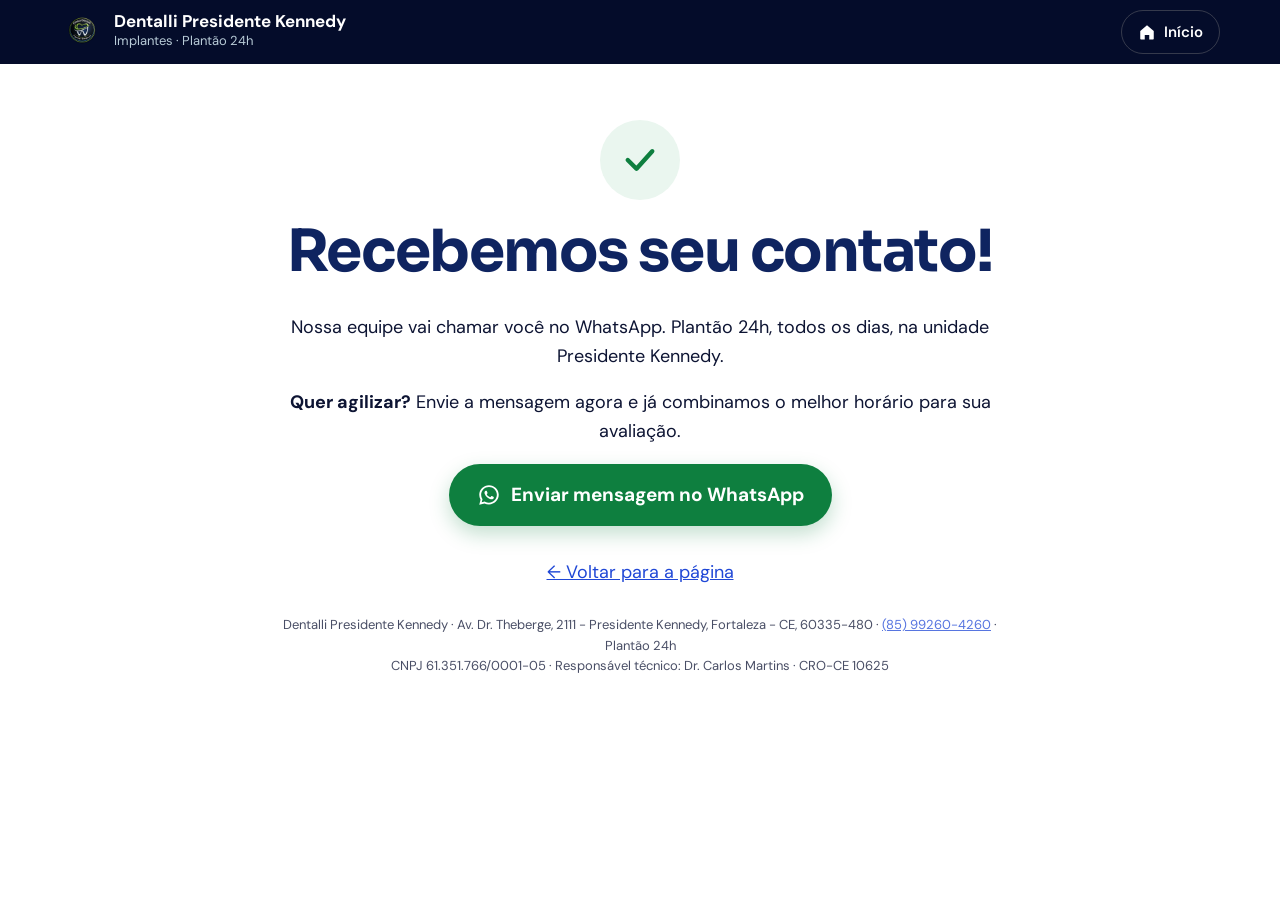
<file: implantes-ads/obrigado/index.html>
<!doctype html>
<html lang="pt-BR">
<head>
  <!-- Google Tag Manager -->
  <script>(function(w,d,s,l,i){w[l]=w[l]||[];w[l].push({'gtm.start':
  new Date().getTime(),event:'gtm.js'});var f=d.getElementsByTagName(s)[0],
  j=d.createElement(s),dl=l!='dataLayer'?'&l='+l:'';j.async=true;j.src=
  'https://www.googletagmanager.com/gtm.js?id='+i+dl;f.parentNode.insertBefore(j,f);
  })(window,document,'script','dataLayer','GTM-T4L43JB3');</script>
  <!-- End Google Tag Manager -->
  <meta charset="utf-8" />
  <meta name="viewport" content="width=device-width, initial-scale=1" />
  <title>Recebemos seu contato | Clínica Dentalli</title>
  <meta name="robots" content="noindex, nofollow" />
  <link rel="icon" href="../assets/img/logo-dentalli.webp" type="image/webp" />
  <link rel="stylesheet" href="../css/implantes-ads.css" />
  <link rel="stylesheet" href="../../css/voltar-home.css" />
<!-- identidade visual -->
<link rel="preconnect" href="https://fonts.googleapis.com">
<link rel="preconnect" href="https://fonts.gstatic.com" crossorigin>
<link rel="stylesheet" href="https://fonts.googleapis.com/css2?family=Sora:wght@600;700;800&amp;family=DM+Sans:wght@400;500;600;700&amp;display=swap">
<link rel="stylesheet" href="/css/identidade.css?v=2">
</head>
<body>
  <!-- Google Tag Manager (noscript) -->
  <noscript><iframe src="https://www.googletagmanager.com/ns.html?id=GTM-T4L43JB3"
  height="0" width="0" style="display:none;visibility:hidden"></iframe></noscript>
  <!-- End Google Tag Manager (noscript) -->

  <svg width="0" height="0" style="position:absolute" aria-hidden="true">
    <symbol id="i-wa" viewBox="0 0 32 32"><path fill="currentColor" d="M16 3C8.82 3 3 8.73 3 15.8c0 2.25.6 4.45 1.74 6.38L3 29l7.02-1.82A13.1 13.1 0 0 0 16 28.6c7.18 0 13-5.73 13-12.8C29 8.73 23.18 3 16 3Zm0 23.3c-1.83 0-3.63-.48-5.2-1.39l-.37-.21-4.16 1.08 1.1-4.02-.24-.39a10.6 10.6 0 0 1-1.6-5.57c0-5.8 4.72-10.52 10.47-10.52 5.78 0 10.48 4.72 10.48 10.52S21.78 26.3 16 26.3Zm5.75-7.86c-.31-.16-1.82-.9-2.1-1-.28-.1-.48-.16-.68.16-.2.31-.79 1-.97 1.2-.18.2-.36.23-.67.08-.31-.16-1.3-.48-2.48-1.53-.92-.82-1.54-1.84-1.72-2.15-.18-.31-.02-.48.14-.63.14-.14.31-.36.46-.54.15-.18.2-.31.31-.52.1-.21.05-.39-.03-.55-.08-.16-.68-1.64-.93-2.25-.25-.6-.5-.52-.68-.53h-.58c-.2 0-.52.08-.8.39-.28.31-1.07 1.05-1.07 2.57s1.1 2.98 1.25 3.19c.15.21 2.15 3.3 5.22 4.62.73.32 1.3.5 1.74.64.74.23 1.41.2 1.94.12.59-.09 1.82-.74 2.08-1.46.26-.72.26-1.34.18-1.46-.08-.12-.28-.2-.59-.36Z"/></symbol>
    <symbol id="i-check" viewBox="0 0 24 24"><path fill="none" stroke="currentColor" stroke-width="2.5" stroke-linecap="round" stroke-linejoin="round" d="m5 12 5 5 9-10"/></symbol>
  </svg>

  <header class="topbar">
    <div class="container topbarInner">
      <span class="brand">
        <img src="../assets/img/logo-dentalli.webp" alt="Clínica Dentalli" width="44" height="44" />
        <span><strong>Dentalli Presidente Kennedy</strong><small>Implantes · Plantão 24h</small></span>
      </span>
      <a class="homeBtn homeBtn--solo" href="../../" aria-label="Voltar para a página inicial"><svg viewBox="0 0 24 24" aria-hidden="true"><path fill="currentColor" d="M3 10.5 12 3l9 7.5V21a1 1 0 0 1-1 1h-5v-6H9v6H4a1 1 0 0 1-1-1z"/></svg><span>Início</span></a>
    </div>
  </header>

  <main class="simplePage">
    <div class="container thanksBox">
      <span class="thanksIcon" aria-hidden="true"><svg><use href="#i-check"/></svg></span>
      <h1 id="thanksTitle">Recebemos seu contato!</h1>
      <p>Nossa equipe vai chamar você no WhatsApp. Plantão 24h, todos os dias, na unidade Presidente Kennedy.</p>
      <p><strong>Quer agilizar?</strong> Envie a mensagem agora e já combinamos o melhor horário para sua avaliação.</p>
      <a class="btn btnWa btnBig" href="https://wa.me/5585992604260" id="waObrigado" target="_blank" rel="noopener">
        <svg aria-hidden="true"><use href="#i-wa"/></svg>
        Enviar mensagem no WhatsApp
      </a>
      <p style="margin-top:32px"><a href="../index.html">← Voltar para a página</a></p>
      <p class="thanksRt">Dentalli Presidente Kennedy · Av. Dr. Theberge, 2111 - Presidente Kennedy, Fortaleza - CE, 60335-480 · <a href="tel:+5585992604260" data-tel-link>(85) 99260-4260</a> · Plantão 24h<br />CNPJ 61.351.766/0001-05 · Responsável técnico: Dr. Carlos Martins · CRO-CE 10625</p>
    </div>
  </main>

  <script src="../../js/whatsapp.js" defer></script>
  <script>
    // Conversão do formulário: o GTM pode usar a visualização desta página ou este evento
    window.dataLayer = window.dataLayer || [];
    window.dataLayer.push({ event: "lead_obrigado" });

    document.addEventListener("DOMContentLoaded", function () {
      var lead = {};
      try { lead = JSON.parse(sessionStorage.getItem("dentalli_ads_lead") || "{}"); } catch (e) {}

      var title = document.getElementById("thanksTitle");
      if (lead.nome) title.textContent = "Obrigado, " + lead.nome.split(" ")[0] + "! Recebemos seu contato.";

      // Sem data-whatsapp de propósito: o link é montado aqui, com nome e interesse
      var btn = document.getElementById("waObrigado");
      btn.href = window.buildWhatsAppUrl("wppObrigadoImplantesAds", {
        nome: lead.nome || "",
        interesse: lead.interesse || "Avaliação de implante"
      });
      btn.addEventListener("click", function () {
        window.dataLayer.push({ event: "click_whatsapp", wa_section: "obrigado" });
      });
    });
  </script>
</body>
</html>
</file>
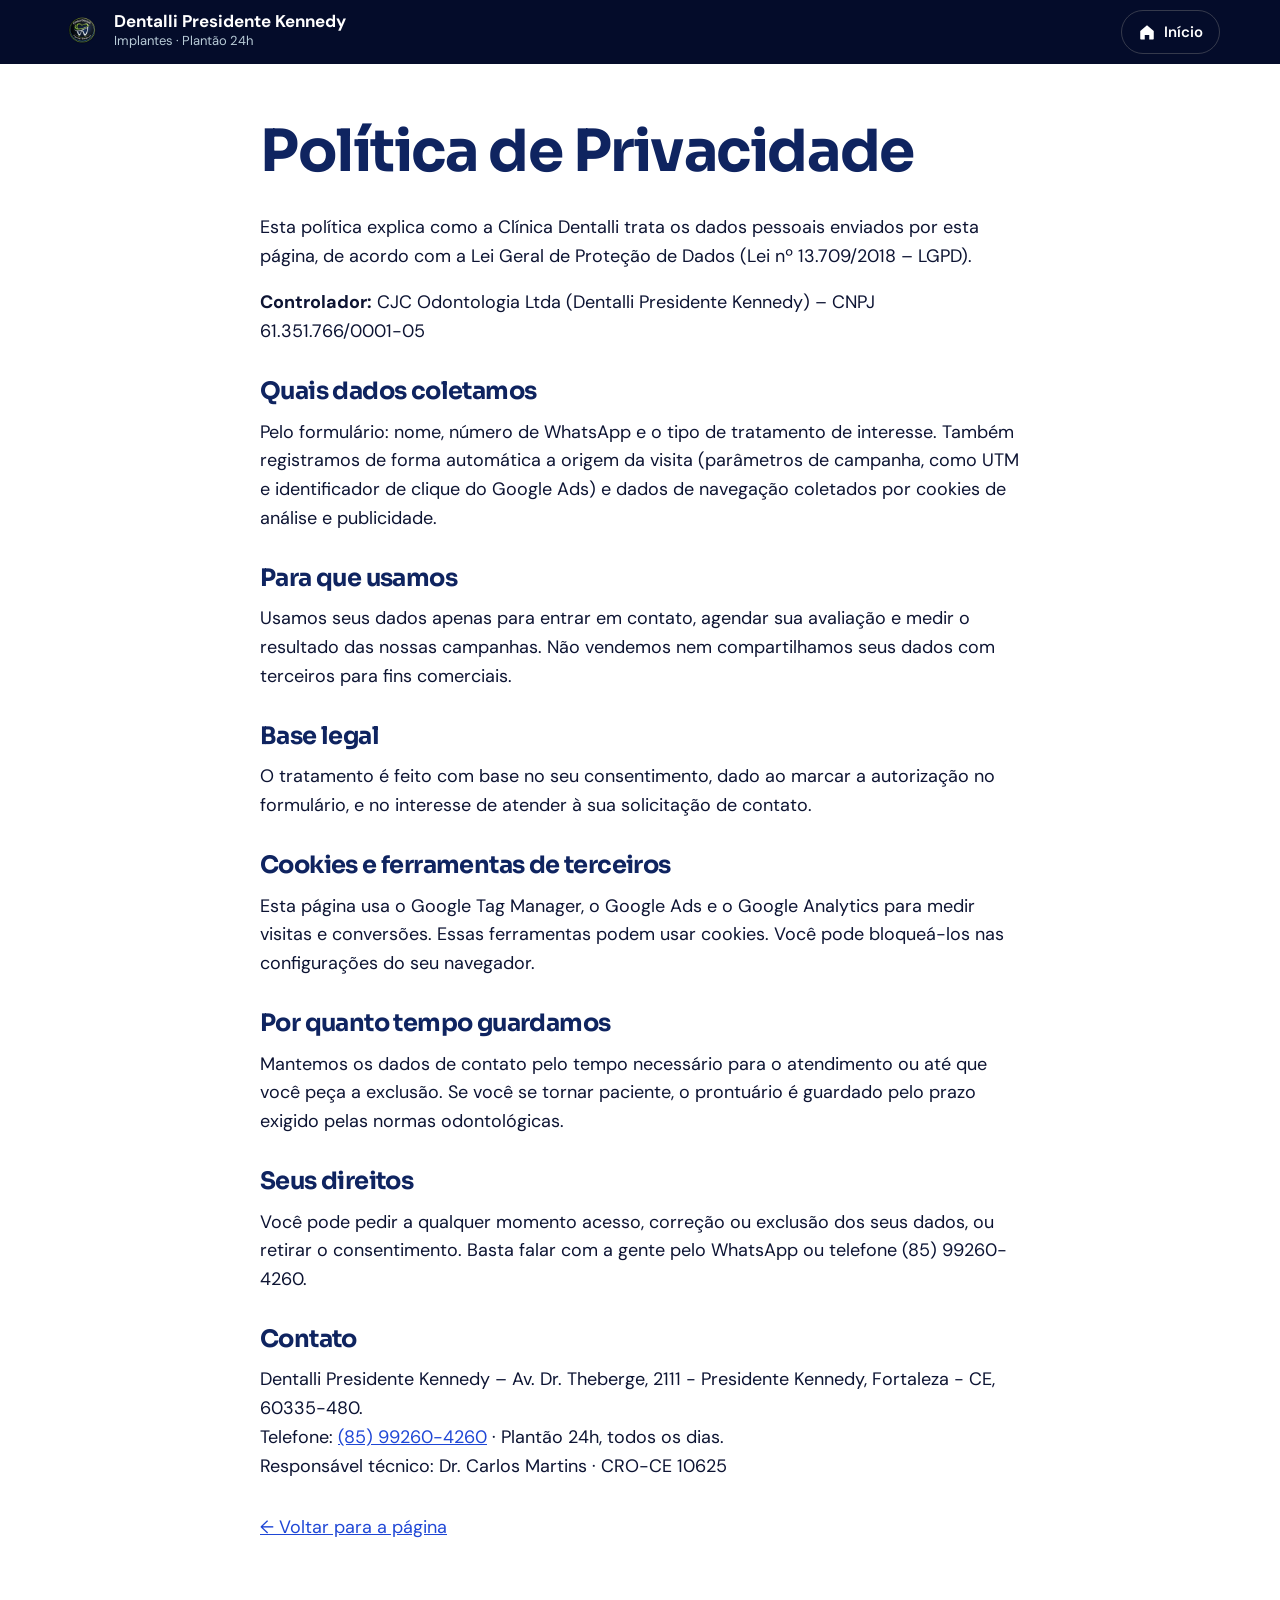
<file: implantes-ads/privacidade/index.html>
<!doctype html>
<html lang="pt-BR">
<head>
  <meta charset="utf-8" />
  <meta name="viewport" content="width=device-width, initial-scale=1" />
  <title>Política de Privacidade | Clínica Dentalli</title>
  <meta name="robots" content="noindex, follow" />
  <link rel="icon" href="../assets/img/logo-dentalli.webp" type="image/webp" />
  <link rel="stylesheet" href="../css/implantes-ads.css" />
  <link rel="stylesheet" href="../../css/voltar-home.css" />
<!-- identidade visual -->
<link rel="preconnect" href="https://fonts.googleapis.com">
<link rel="preconnect" href="https://fonts.gstatic.com" crossorigin>
<link rel="stylesheet" href="https://fonts.googleapis.com/css2?family=Sora:wght@600;700;800&amp;family=DM+Sans:wght@400;500;600;700&amp;display=swap">
<link rel="stylesheet" href="/css/identidade.css?v=2">
</head>
<body>
  <header class="topbar">
    <div class="container topbarInner">
      <span class="brand">
        <img src="../assets/img/logo-dentalli.webp" alt="Clínica Dentalli" width="44" height="44" />
        <span><strong>Dentalli Presidente Kennedy</strong><small>Implantes · Plantão 24h</small></span>
      </span>
      <a class="homeBtn homeBtn--solo" href="../../" aria-label="Voltar para a página inicial"><svg viewBox="0 0 24 24" aria-hidden="true"><path fill="currentColor" d="M3 10.5 12 3l9 7.5V21a1 1 0 0 1-1 1h-5v-6H9v6H4a1 1 0 0 1-1-1z"/></svg><span>Início</span></a>
    </div>
  </header>

  <main class="simplePage">
    <div class="container">
      <h1>Política de Privacidade</h1>
      <p>Esta política explica como a Clínica Dentalli trata os dados pessoais enviados por esta página, de acordo com a Lei Geral de Proteção de Dados (Lei nº 13.709/2018 – LGPD).</p>
      <p><strong>Controlador:</strong> CJC Odontologia Ltda (Dentalli Presidente Kennedy) – CNPJ 61.351.766/0001-05</p>

      <h2>Quais dados coletamos</h2>
      <p>Pelo formulário: nome, número de WhatsApp e o tipo de tratamento de interesse. Também registramos de forma automática a origem da visita (parâmetros de campanha, como UTM e identificador de clique do Google Ads) e dados de navegação coletados por cookies de análise e publicidade.</p>

      <h2>Para que usamos</h2>
      <p>Usamos seus dados apenas para entrar em contato, agendar sua avaliação e medir o resultado das nossas campanhas. Não vendemos nem compartilhamos seus dados com terceiros para fins comerciais.</p>

      <h2>Base legal</h2>
      <p>O tratamento é feito com base no seu consentimento, dado ao marcar a autorização no formulário, e no interesse de atender à sua solicitação de contato.</p>

      <h2>Cookies e ferramentas de terceiros</h2>
      <p>Esta página usa o Google Tag Manager, o Google Ads e o Google Analytics para medir visitas e conversões. Essas ferramentas podem usar cookies. Você pode bloqueá-los nas configurações do seu navegador.</p>

      <h2>Por quanto tempo guardamos</h2>
      <p>Mantemos os dados de contato pelo tempo necessário para o atendimento ou até que você peça a exclusão. Se você se tornar paciente, o prontuário é guardado pelo prazo exigido pelas normas odontológicas.</p>

      <h2>Seus direitos</h2>
      <p>Você pode pedir a qualquer momento acesso, correção ou exclusão dos seus dados, ou retirar o consentimento. Basta falar com a gente pelo WhatsApp ou telefone (85) 99260-4260.</p>

      <h2>Contato</h2>
      <p>Dentalli Presidente Kennedy – Av. Dr. Theberge, 2111 - Presidente Kennedy, Fortaleza - CE, 60335-480.<br />
      Telefone: <a href="tel:+5585992604260" data-tel-link>(85) 99260-4260</a> · Plantão 24h, todos os dias.<br />
      Responsável técnico: Dr. Carlos Martins · CRO-CE 10625</p>

      <p style="margin-top:32px"><a href="../index.html">← Voltar para a página</a></p>
    </div>
  </main>
</body>
</html>
</file>
<file: canal/css/canal.css>
:root {
    --ink: #201b1a;
    --muted: #6b6260;
    --red: #d81f1f;
    --redDark: #7a1210;
    --redSoft: #fff0ee;
    --redSoft2: #fff6f5;
    --gold: #f6c65b;
    --wa: #25d366;
    --line: rgba(32, 27, 26, .12);
    --card: rgba(255, 255, 255, .78);
    --shadow: 0 24px 70px rgba(60, 16, 12, .16);
    --radius: 28px
}

* {
    box-sizing: border-box;
    margin: 0;
    padding: 0
}

html {
    scroll-behavior: smooth
}

body {
    font-family: Inter, system-ui, Arial, sans-serif;
    color: var(--ink);
    background: #fffaf9;
    line-height: 1.5;
    overflow-x: hidden
}

a {
    text-decoration: none;
    color: inherit
}

img,
video {
    max-width: 100%;
    display: block
}

.container {
    width: 100%;
    max-width: 1980px;
    margin: auto;
    padding: 0 20px
}

.skip {
    position: absolute;
    left: -999px
}

.skip:focus {
    left: 14px;
    top: 14px;
    z-index: 999;
    background: #fff;
    padding: 12px;
    border-radius: 12px
}

.topShell {
    position: sticky;
    top: 0;
    z-index: 50;
    height: 78px;
    display: flex;
    align-items: center;
    justify-content: space-between;
    gap: 18px;
    padding: 0 clamp(16px, 4vw, 48px);
    background: rgba(255, 255, 255, .82);
    backdrop-filter: blur(18px);
    border-bottom: 1px solid rgba(255, 255, 255, .8);
    box-shadow: 0 12px 35px rgba(60, 16, 12, .08)
}

.brandMark {
    display: flex;
    align-items: center;
    gap: 2px;
    min-width: 0
}

.brandMark img {
    width: 56px;
    height: 56px;
    object-fit: contain
}

.brandMark strong {
    display: block;
    font-size: 18px;
    font-weight: 900
}

.brandMark small {
    display: block;
    color: var(--muted);
    font-weight: 700;
    font-size: 12px
}

.navDesk {
    display: flex;
    align-items: center;
    gap: 22px;
    color: #4b4038;
    font-weight: 800;
    font-size: 14px
}

.navDesk a:hover {
    color: var(--red)
}

.backSite {
    padding: 12px 18px;
    border-radius: 999px;
    background: var(--redSoft);
    border: 1px solid rgba(216, 31, 31, .28);
    font-weight: 900;
    color: var(--redDark)
}

.hero {
    position: relative;
    min-height: 720px;
    padding: 88px 0 120px;
    background: radial-gradient(circle at 82% 16%, rgba(246, 198, 91, .22), transparent 24%), radial-gradient(circle at 18% 10%, rgba(216, 31, 31, .16), transparent 28%), linear-gradient(135deg, #fffaf9 0%, #fff1ef 48%, #fff7df 100%);
    overflow: hidden
}

.heroGrid {
    display: grid;
    grid-template-columns: 1.02fr .98fr;
    gap: 58px;
    align-items: center
}

.eyebrow,
.kicker {
    display: inline-flex;
    align-items: center;
    gap: 8px;
    padding: 8px 14px;
    border-radius: 999px;
    background: rgba(255, 255, 255, .8);
    border: 1px solid rgba(216, 31, 31, .28);
    color: var(--redDark);
    text-transform: uppercase;
    letter-spacing: .08em;
    font-size: 12px;
    font-weight: 900;
    margin-bottom: 16px
}

.hero h1 {
    font-size: clamp(42px, 5.6vw, 76px);
    line-height: .98;
    letter-spacing: -2.5px;
    font-weight: 900;
    color: #241a18
}

.hero h1 span {
    color: var(--red)
}

.lead {
    font-size: 19px;
    color: #6b5a56;
    max-width: 590px;
    margin: 22px 0 28px
}

.heroActions {
    display: flex;
    align-items: center;
    gap: 14px;
    flex-wrap: wrap
}

.btn {
    display: inline-flex;
    align-items: center;
    justify-content: center;
    gap: 10px;
    border: 0;
    cursor: pointer;
    border-radius: 999px;
    padding: 15px 22px;
    font-weight: 900;
    transition: .25s;
    min-height: 54px
}

.btn span b {
    display: block;
    line-height: 1.1
}

.btn span small {
    display: block;
    font-size: 11px;
    opacity: .82;
    margin-top: 2px
}

.btnWa {
    background: linear-gradient(135deg, #25d366, #19b957);
    color: #fff;
    box-shadow: 0 16px 34px rgba(37, 211, 102, .32)
}

.btnWa:hover,
.waFloat:hover {
    transform: translateY(-3px);
    box-shadow: 0 22px 42px rgba(37, 211, 102, .38)
}

.btnSoft {
    background: #fff;
    color: var(--redDark);
    border: 1px solid rgba(216, 31, 31, .3);
    box-shadow: 0 12px 30px rgba(120, 20, 16, .1)
}

.btnSlim {
    min-height: 48px;
    padding: 13px 18px
}

.btnShine {
    position: relative;
    overflow: hidden
}

.btnShine:after {
    content: "";
    position: absolute;
    inset: -40% auto -40% -60%;
    width: 42%;
    transform: rotate(20deg);
    background: linear-gradient(90deg, transparent, rgba(255, 255, 255, .55), transparent);
    animation: shine 3.1s infinite
}

@keyframes shine {
    0% {
        left: -60%
    }

    45%,
    100% {
        left: 130%
    }
}

.whatsMini {
    display: grid;
    place-items: center;
    width: 34px;
    height: 34px;
    border-radius: 50%;
    background: rgba(255, 255, 255, .22);
    flex: 0 0 34px
}

.whatsMini svg {
    width: 25px;
    height: 25px
}

.heroVisual {
    position: relative;
    min-height: 540px
}

.heroPhoto.main {
    position: absolute;
    right: 0;
    top: 18px;
    width: min(100%, 560px);
    border-radius: 42px;
    overflow: hidden;
    box-shadow: 0 35px 90px rgba(60, 16, 12, .22);
    border: 10px solid rgba(255, 255, 255, .75);
    transform: rotate(2deg)
}

.heroPhoto img {
    width: 100%;
    height: 520px;
    object-fit: cover
}

.doctorFloat {
    position: absolute;
    left: -14px;
    bottom: -48px;
    z-index: 30;
    width: 420px;
    min-height: 112px;
    display: grid;
    grid-template-columns: 72px 1fr;
    align-items: center;
    gap: 18px;
    background: rgba(255, 255, 255, .97);
    backdrop-filter: blur(18px);
    border: 1px solid rgba(255, 255, 255, .9);
    border-radius: 22px;
    padding: 18px 22px;
    box-shadow: 0 24px 55px rgba(60, 16, 12, .16), 0 8px 18px rgba(60, 16, 12, .08)
}

.doctorFloat>img {
    width: 72px;
    height: 72px;
    border-radius: 18px;
    object-fit: cover;
    flex-shrink: 0
}

.doctorInfo {
    min-width: 0
}

.doctorName {
    display: flex;
    align-items: center;
    gap: 7px;
    margin-bottom: 4px
}

.doctorName strong {
    font-size: 20px;
    line-height: 1;
    color: #241a18;
    font-weight: 900
}

.doctorCheck {
    width: 16px;
    height: 16px;
    border-radius: 50%;
    background: #22c55e;
    display: inline-flex;
    align-items: center;
    justify-content: center;
    flex: 0 0 16px;
    margin-top: 1px
}

.doctorCheck svg {
    width: 15px;
    height: 15px;
    display: block
}

.doctorCheck path {
    fill: none;
    stroke: #fff;
    stroke-width: 3.2;
    stroke-linecap: round;
    stroke-linejoin: round
}

.doctorRating {
    display: flex;
    align-items: center;
    gap: 6px;
    margin-bottom: 4px
}

.doctorRating img {
    width: 16px;
    height: 16px;
    object-fit: contain
}

.stars {
    color: #f5b400;
    font-size: 12px;
    letter-spacing: .5px;
    line-height: 1
}

.doctorRating b {
    font-size: 12px;
    color: #241a18;
    font-weight: 900
}

.doctorInfo em {
    display: block;
    font-style: normal;
    font-size: 11px;
    color: #8a7d78;
    font-weight: 700
}

@media(max-width:768px) {
    .doctorFloat {
        left: 50%;
        bottom: -58px;
        transform: translateX(-50%);
        width: 92%;
        max-width: 380px;
        grid-template-columns: 62px 1fr;
        gap: 14px;
        padding: 15px 16px
    }

    .doctorFloat>img {
        width: 62px;
        height: 62px;
        border-radius: 16px
    }

    .doctorName strong {
        font-size: 18px
    }
}

.trustBar {
    margin: 90px auto 0;
    max-width: 1980px;
    display: grid;
    grid-template-columns: repeat(4, 1fr);
    border: 1px solid var(--line);
    background: #fff;
    border-radius: 22px;
    padding: 24px;
    box-shadow: var(--shadow)
}

.trustBar div {
    display: grid;
    grid-template-columns: 44px 1fr;
    gap: 0 14px;
    align-items: center;
    border-right: 1px solid var(--line);
    padding: 0 20px
}

.trustBar div:last-child {
    border-right: 0
}

.lineIcon {
    grid-row: span 2;
    color: var(--red);
    width: 40px;
    height: 40px;
    display: grid;
    place-items: center
}

.lineIcon svg {
    width: 34px;
    height: 34px;
    fill: none;
    stroke: currentColor;
    stroke-width: 1.7;
    stroke-linecap: round;
    stroke-linejoin: round
}

.trustBar strong {
    font-size: 24px
}

.trustBar small {
    color: var(--muted);
    font-weight: 700
}

.sectionPad {
    position: relative;
    padding: 96px 0
}

.sectionHead {
    max-width: 760px;
    margin-bottom: 34px
}

.sectionHead.center {
    text-align: center;
    margin-left: auto;
    margin-right: auto
}

.sectionHead h2,
.sectionRow h2 {
    font-size: clamp(32px, 4vw, 52px);
    line-height: 1.05;
    letter-spacing: -1.2px
}

.sectionHead p,
.sectionRow p {
    margin-top: 14px;
    color: var(--muted);
    font-size: 17px
}

.indications {
    background: #fff
}

.indicationsBox {
    border: 1px solid var(--line);
    border-radius: 30px;
    padding: 46px;
    background: linear-gradient(180deg, #fff, var(--redSoft2));
    box-shadow: var(--shadow)
}

.indicationGrid {
    display: grid;
    grid-template-columns: repeat(3, 1fr);
    gap: 14px;
    margin-top: 30px
}

.indicationGrid div {
    padding: 18px 20px;
    border-radius: 16px;
    background: #fff;
    border: 1px solid var(--line);
    font-weight: 800;
    color: #3a2c29
}

.indicationGrid div::before {
    content: "✓";
    color: var(--red);
    font-weight: 900;
    margin-right: 8px
}

.indicationCta {
    margin-top: 30px;
    text-align: center
}

.indicationCta p {
    color: var(--muted);
    margin-bottom: 18px;
    font-weight: 600
}

.benefits {
    background: linear-gradient(180deg, #fff, var(--redSoft2))
}

.benefitGrid {
    display: grid;
    grid-template-columns: repeat(4, 1fr);
    gap: 18px
}

.benefitCard {
    padding: 26px;
    border-radius: var(--radius);
    background: #fff;
    border: 1px solid var(--line);
    box-shadow: 0 14px 38px rgba(60, 16, 12, .08)
}

.benefitCard span {
    font-size: 34px
}

.benefitCard h3 {
    font-size: 20px;
    margin: 14px 0 8px
}

.benefitCard p {
    color: var(--muted);
    font-weight: 600
}

.sectionRow {
    display: flex;
    align-items: end;
    justify-content: space-between;
    gap: 28px;
    margin-bottom: 30px
}

.sectionRow>div {
    max-width: 760px
}

.steps {
    background: #fff
}

.stepGrid {
    display: grid;
    grid-template-columns: repeat(4, 1fr);
    gap: 20px
}

.step {
    padding: 30px;
    border-radius: 30px;
    background: linear-gradient(180deg, #fff, var(--redSoft2));
    border: 1px solid var(--line);
    box-shadow: 0 16px 40px rgba(60, 16, 12, .08)
}

.step b {
    font-size: 42px;
    color: #ffcfc8
}

.step h3 {
    font-size: 21px;
    margin: 8px 0
}

.step p {
    color: var(--muted);
    font-weight: 600
}

.offer {
    background: var(--redSoft2)
}

.offerBox {
    display: grid;
    grid-template-columns: 1fr auto;
    align-items: center;
    gap: 22px;
    padding: 42px;
    border-radius: 38px;
    background: linear-gradient(135deg, #241a18, var(--redDark));
    color: #fff;
    box-shadow: 0 32px 80px rgba(60, 16, 12, .3);
    position: relative;
    overflow: hidden
}

.offerBox:before {
    content: "";
    position: absolute;
    width: 240px;
    height: 240px;
    right: -80px;
    top: -90px;
    border-radius: 50%;
    background: rgba(255, 255, 255, .12)
}

.offerBox h2 {
    font-size: clamp(30px, 4vw, 48px);
    line-height: 1.05
}

.offerBox p {
    color: rgba(255, 255, 255, .82);
    margin-top: 12px;
    max-width: 680px
}

.why {
    background: #fff
}

.whyGrid {
    display: grid;
    grid-template-columns: .78fr 1fr;
    gap: 50px;
    align-items: center
}

.whyImg {
    border-radius: 38px;
    overflow: hidden;
    background: linear-gradient(180deg, var(--redSoft), #fff);
    box-shadow: var(--shadow)
}

.whyImg img {
    width: 100%;
    height: 620px;
    object-fit: cover;
    object-position: top
}

.whyCopy h2 {
    font-size: clamp(32px, 4vw, 54px);
    line-height: 1.05;
    letter-spacing: -1.1px
}

.whyCopy p {
    color: var(--muted);
    font-size: 18px;
    margin: 16px 0 22px
}

.checkList {
    display: grid;
    grid-template-columns: 1fr 1fr;
    gap: 12px
}

.checkList span {
    padding: 14px 16px;
    border-radius: 18px;
    background: var(--redSoft2);
    border: 1px solid var(--line);
    font-weight: 900;
    color: var(--redDark)
}

.testimonials {
    background: linear-gradient(180deg, #fffaf9, #fff)
}

.reviewGrid {
    display: grid;
    grid-template-columns: repeat(3, 1fr);
    gap: 18px
}

.review {
    padding: 26px;
    border-radius: 28px;
    background: #fff;
    box-shadow: 0 16px 40px rgba(60, 16, 12, .08);
    border: 1px solid var(--line)
}

.review div {
    display: flex;
    align-items: center;
    gap: 10px;
    margin-bottom: 14px
}

.review img {
    width: 20px;
    height: auto;
    object-fit: contain;
    flex-shrink: 0
}

.review strong {
    color: #f5b400;
    letter-spacing: 2px
}

.review p {
    color: #5a4d49;
    font-weight: 700;
    margin-bottom: 16px
}

.review b {
    color: #241a18
}

.faq {
    background: #fff
}

.faqGrid {
    max-width: 880px;
    margin: auto;
    display: grid;
    gap: 12px
}

.faqGrid details {
    background: var(--redSoft2);
    border: 1px solid var(--line);
    border-radius: 20px;
    padding: 0 20px
}

.faqGrid summary {
    padding: 19px 0;
    cursor: pointer;
    font-weight: 900;
    list-style: none
}

.faqGrid summary::-webkit-details-marker {
    display: none
}

.faqGrid summary:after {
    content: "+";
    float: right;
    color: var(--red);
    font-size: 24px;
    line-height: 1
}

.faqGrid details[open] summary:after {
    content: "–"
}

.faqGrid p {
    padding: 0 0 18px;
    color: var(--muted);
    font-weight: 600
}

.finalCta {
    padding: 90px 0;
    background: radial-gradient(circle at center top, rgba(216, 31, 31, .28), transparent 34%), linear-gradient(135deg, #241a18, var(--redDark));
    color: #fff;
    text-align: center
}

.finalBox {
    max-width: 820px;
    margin: auto
}

.finalBox h2 {
    font-size: clamp(34px, 5vw, 60px);
    line-height: 1.03;
    letter-spacing: -1.3px
}

.finalBox p {
    margin: 16px 0 24px;
    color: rgba(255, 255, 255, .82);
    font-size: 18px
}

.waFloat {
    position: fixed;
    right: 18px;
    bottom: 18px;
    z-index: 60;
    width: 64px;
    height: 64px;
    border-radius: 50%;
    background: #25d366;
    display: grid;
    place-items: center;
    box-shadow: 0 18px 42px rgba(37, 211, 102, .36);
    transition: .25s
}

.reveal {
    opacity: 0;
    transform: translateY(22px);
    transition: opacity .65s ease, transform .65s ease
}

.reveal.is-visible {
    opacity: 1;
    transform: none
}

@media(max-width:980px) {
    .topShell {
        height: auto;
        min-height: 72px
    }

    .navDesk {
        display: none
    }

    .hero {
        padding: 58px 0 95px;
        min-height: auto
    }

    .heroGrid,
    .whyGrid {
        grid-template-columns: 1fr;
        gap: 34px
    }

    .heroCopy {
        text-align: center
    }

    .heroActions {
        justify-content: center
    }

    .heroVisual {
        min-height: 430px
    }

    .heroPhoto.main {
        left: 50%;
        right: auto;
        transform: translateX(-50%) rotate(1deg);
        width: min(94%, 560px)
    }

    .heroPhoto img {
        height: 390px
    }

    .trustBar {
        grid-template-columns: 1fr 1fr;
        margin-top: 110px
    }

    .trustBar div {
        border-right: 0;
        border-bottom: 1px solid var(--line);
        padding: 14px 10px
    }

    .benefitGrid,
    .reviewGrid {
        grid-template-columns: 1fr 1fr
    }

    .indicationGrid {
        grid-template-columns: 1fr
    }

    .sectionRow {
        display: block;
        text-align: center
    }

    .sectionRow .btn {
        margin-top: 18px
    }

    .stepGrid {
        grid-template-columns: 1fr 1fr
    }

    .offerBox {
        grid-template-columns: 1fr;
        text-align: center
    }

    .offerBox .btn {
        margin: auto
    }

    .whyImg img {
        height: 480px
    }

    .checkList {
        grid-template-columns: 1fr
    }

    .backSite {
        font-size: 0;
        padding: 12px
    }

    .backSite:after {
        content: "Home";
        font-size: 14px
    }
}

@media(max-width:620px) {
    .container {
        padding: 0 16px
    }

    .brandMark img {
        width: 60px;
        height: 60px
    }

    .hero h1 {
        font-size: 40px;
        letter-spacing: -1.4px
    }

    .lead {
        font-size: 16px
    }

    .heroActions .btn {
        width: 100%
    }

    .benefitGrid,
    .reviewGrid,
    .stepGrid,
    .trustBar {
        grid-template-columns: 1fr
    }

    .sectionPad {
        padding: 72px 0
    }

    .whyImg img {
        height: 410px
    }

    .offerBox {
        padding: 30px 20px;
        border-radius: 28px
    }

    .topShell {
        padding: 10px 14px
    }

    .waFloat {
        width: 58px;
        height: 58px;
        right: 14px;
        bottom: 14px
    }
}

@media(prefers-reduced-motion:reduce) {

    *,
    ::before,
    ::after {
        animation: none !important;
        transition: none !important;
        scroll-behavior: auto !important
    }
}

.btnWa,
.waFloat {
    animation: waPulse 2s ease-in-out infinite;
    transform-origin: center
}

.btnWa:hover,
.waFloat:hover {
    animation-play-state: paused
}

@keyframes waPulse {
    0% {
        transform: scale(1);
        box-shadow: 0 16px 34px rgba(37, 211, 102, .3)
    }

    50% {
        transform: scale(1.04);
        box-shadow: 0 22px 46px rgba(37, 211, 102, .45), 0 0 0 10px rgba(37, 211, 102, .08)
    }

    100% {
        transform: scale(1);
        box-shadow: 0 16px 34px rgba(37, 211, 102, .3)
    }
}

/* ===========================
   Popup de cupom - Canal
=========================== */

.promoOverlay {
    position: fixed;
    inset: 0;
    z-index: 99999;
    display: none;
    align-items: center;
    justify-content: center;
    padding: 18px;
    background: rgba(20, 10, 8, .74);
    backdrop-filter: blur(10px)
}

.promoOverlay.is-open {
    display: flex
}

.promoModal {
    position: relative;
    width: min(460px, 100%);
    padding: 42px 34px;
    border-radius: var(--radius);
    background: linear-gradient(180deg, #fff, var(--redSoft2));
    border: 1px solid var(--line);
    box-shadow: var(--shadow);
    text-align: center;
    animation: promoIn .35s ease
}

.promoClose {
    position: absolute;
    top: 14px;
    right: 16px;
    width: 38px;
    height: 38px;
    border: 0;
    border-radius: 50%;
    background: var(--redSoft);
    color: var(--redDark);
    font-size: 26px;
    cursor: pointer
}

.promoKicker {
    display: inline-flex;
    padding: 8px 14px;
    border-radius: 999px;
    background: #fff;
    border: 1px solid rgba(216, 31, 31, .28);
    color: var(--redDark);
    text-transform: uppercase;
    letter-spacing: .06em;
    font-size: 11.5px;
    font-weight: 900;
    margin-bottom: 14px
}

.promoModal h2 {
    font-size: clamp(24px, 4vw, 30px);
    line-height: 1.08;
    letter-spacing: -.6px;
    color: var(--ink);
    margin-bottom: 12px
}

.promoModal p {
    color: var(--muted);
    font-size: 15px;
    font-weight: 600;
    margin-bottom: 20px
}

.promoModal p strong {
    color: var(--red)
}

.promoTimer {
    display: inline-flex;
    padding: 10px 16px;
    border-radius: 999px;
    background: rgba(246, 198, 91, .16);
    border: 1px solid rgba(246, 198, 91, .4);
    color: #8a6414;
    font-weight: 800;
    margin-bottom: 20px
}

.promoGift {
    width: 100%;
    max-width: 260px;
    margin: 0 auto 12px;
    cursor: pointer;
    padding: 14px 18px;
    border-radius: 999px;
    display: flex;
    align-items: center;
    justify-content: center;
    gap: 8px;
    background: linear-gradient(135deg, #25d366, #19b957);
    color: #fff;
    border: 0;
    font-size: 14px;
    font-weight: 900;
    box-shadow: 0 12px 28px rgba(37, 211, 102, .3);
    transition: transform .2s, box-shadow .2s;
    animation: waPulse 2s ease-in-out infinite
}

.promoGift:hover {
    transform: translateY(-2px);
    box-shadow: 0 16px 34px rgba(37, 211, 102, .42)
}

.promoGift span {
    font-size: 20px;
    line-height: 1
}

.promoReveal {
    padding: 18px;
    border-radius: 22px;
    background: linear-gradient(145deg, rgba(246, 198, 91, .16), var(--redSoft));
    border: 1px solid rgba(246, 198, 91, .32);
    margin-bottom: 16px
}

.promoReveal small {
    display: block;
    color: var(--muted);
    margin-bottom: 6px;
    font-weight: 700
}

.promoReveal>strong {
    display: inline-flex;
    padding: 10px 16px;
    border-radius: 14px;
    background: #fff;
    color: var(--redDark);
    font-size: 22px;
    letter-spacing: 2px;
    margin-bottom: 14px;
    box-shadow: 0 8px 20px rgba(60, 16, 12, .12)
}

.promoOptions {
    display: grid;
    gap: 8px;
    margin-bottom: 16px;
    color: var(--ink);
    font-weight: 700;
    text-align: left;
    padding: 0 8px
}

.promoWhatsapp {
    display: flex;
    justify-content: center;
    align-items: center;
    height: 52px;
    border-radius: 999px;
    background: linear-gradient(135deg, #25d366, #19b957);
    color: #fff;
    font-weight: 900;
    box-shadow: 0 14px 34px rgba(37, 211, 102, .32);
    animation: waPulse 2s ease-in-out infinite
}

.promoNo {
    background: none;
    border: 0;
    color: var(--muted);
    font-size: 13px;
    font-weight: 700;
    cursor: pointer
}

@keyframes promoIn {
    from {
        opacity: 0;
        transform: translateY(22px) scale(.96)
    }

    to {
        opacity: 1;
        transform: none
    }
}

@media(max-width:520px) {
    .promoModal {
        padding: 34px 22px
    }
}
</file>
<file: css/unidade.css>
/* ==========================================================
   DENTALLI DIONÍSIO TORRES — unidade.css
   Blocos da unidade usados em todas as páginas:
   card da unidade no mapa e rodapé.
   ========================================================== */

/* Card de destaque da unidade (seções de mapa/unidades) */
.unitCard {
  width: calc(100% - 32px);
  max-width: 760px;
  margin: 0 auto 22px;
  padding: 20px 22px;
  border-radius: 18px;
  background: #0b1a24;
  border: 1px solid rgba(37, 211, 102, .35);
  color: #eaf0ff;
  display: flex;
  flex-wrap: wrap;
  align-items: center;
  justify-content: space-between;
  gap: 14px 22px;
  text-align: left;
  box-shadow: 0 18px 40px rgba(0, 0, 0, .25);
}

.unitCard__tag {
  display: inline-block;
  margin-bottom: 6px;
  font-size: 12px;
  font-weight: 700;
  letter-spacing: .08em;
  text-transform: uppercase;
  color: #25d366;
}

.unitCard strong {
  display: block;
  font-size: 19px;
  color: #fff;
}

.unitCard p {
  margin: 4px 0 0;
  font-size: 14px;
  color: #c9d3e3;
}

.unitCard__actions {
  display: flex;
  flex-wrap: wrap;
  gap: 10px;
}

.unitCard__actions a {
  display: inline-flex;
  align-items: center;
  padding: 10px 16px;
  border-radius: 999px;
  font-size: 14px;
  font-weight: 700;
  text-decoration: none;
  color: #fff;
  border: 1px solid rgba(255, 255, 255, .25);
}

.unitCard__actions a:hover {
  background: rgba(255, 255, 255, .08);
}

/* Rodapé das páginas de tratamento */
.unitFooter {
  background: #07111c;
  color: #c9d3e3;
  padding: 36px 20px 28px;
  font-size: 14px;
  line-height: 1.6;
  border-top: 1px solid rgba(255, 255, 255, .08);
}

.unitFooter__inner {
  max-width: 1160px;
  margin: 0 auto;
  display: flex;
  flex-wrap: wrap;
  justify-content: space-between;
  gap: 24px;
}

.unitFooter strong {
  display: block;
  margin-bottom: 4px;
  color: #fff;
  font-size: 16px;
}

.unitFooter p {
  margin: 0;
}

.unitFooter a {
  color: #fff;
  text-decoration: none;
}

.unitFooter a:hover {
  text-decoration: underline;
}

.unitFooter__links {
  display: flex;
  flex-wrap: wrap;
  gap: 8px 16px;
  max-width: 520px;
  align-content: flex-start;
}

.unitFooter__links a {
  color: #c9d3e3;
}

.unitFooter__rt {
  max-width: 1160px;
  margin: 24px auto 0;
  padding-top: 16px;
  border-top: 1px solid rgba(255, 255, 255, .08);
  font-size: 13px;
  color: #9aa7bb;
}

/* Rodapé da home: linha extra com a unidade */
.footer__unit {
  width: 100%;
  font-size: 13px;
  line-height: 1.6;
  opacity: .85;
}

/* Espaço para as barras fixas do celular não cobrirem o rodapé */
@media (max-width: 900px) {
  .unitFooter {
    padding-bottom: 110px;
  }
}

/* CRO no card do Dr. Carlos (páginas de tratamento) */
.doctorCro {
  display: block;
  margin: 2px 0 6px;
  font-size: 12px;
  font-weight: 600;
  opacity: .8;
}
</file>
<file: css/identidade.css>
/* Dentista Fortaleza (dentistasfortaleza.com): moderna e vibrante
   azul royal profundo + amarelo-sol, títulos geométricos e formas bem arredondadas */
:root {
  --id-head: "Sora", "DM Sans", system-ui, sans-serif;
  --id-head-weight: 700;
  --id-head-track: -0.025em;
  --id-body: "DM Sans", system-ui, -apple-system, "Segoe UI", sans-serif;
  --id-hand: "Sora", system-ui, sans-serif;
  --id-radius: 26px;
  --id-btn-radius: 999px;
  --id-pill-radius: 999px;

  --id-bg: #06123a;
  --id-bg2: #0a1a4c;
  --id-card: #0f2460;
  --id-brand: #2f5bff;
  --id-line: rgba(255, 212, 71, .16);
  --id-accent: #ffd447;
  --id-accent-soft: rgba(255, 212, 71, .13);
  --id-accent-line: rgba(255, 212, 71, .5);
  --id-topbar: #040c2a;
  --id-header: rgba(6, 18, 58, .97);
  --id-hero: radial-gradient(circle at 80% 25%, rgba(47, 91, 255, .42), transparent 40%), radial-gradient(circle at 10% 90%, rgba(255, 212, 71, .12), transparent 30%), linear-gradient(135deg, #040c2a 0%, #0b1f63 55%, #1436a0 100%);
  --id-hero-glow: radial-gradient(circle at 18% 30%, rgba(47, 91, 255, .22), transparent 32%);
  --id-photo-glow: radial-gradient(circle, rgba(255, 212, 71, .30) 0, rgba(47, 91, 255, .14) 45%, transparent 72%);
  --id-emergency: linear-gradient(135deg, #0f2460, #06123a);
  --id-footer: linear-gradient(180deg, #0f2460 0%, #081843 100%);
  --id-card-grad: linear-gradient(180deg, #132b70, #0a1a4c);
  --id-testimonials: radial-gradient(circle at 20% 0, rgba(255, 212, 71, .20), transparent 32%), linear-gradient(135deg, #1a3fd0, #2f5bff 52%, #1a3cc0);
  --id-tcard: rgba(4, 12, 42, .30);
  --id-callbar: linear-gradient(180deg, #2f5bff, #1a3cc0);
  --id-mini-ink: #1a3cc0;

  --id-l-primary: #1f47d6;
  --id-l-soft: #e8eeff;
  --id-l-paper: #f7f9ff;
  --id-l-ink: #0d1433;

  --id-u-red: #e8432e;
  --id-u-red-dark: #8e1d10;
  --id-u-soft: #fff0ec;
  --id-u-soft2: #fff7f4;
  --id-navbtn-bg: linear-gradient(135deg, #ffe07a, #ffc61a);
  --id-navbtn-ink: #1a1400;
  --id-radius-l: 30px;
  --id-imp-gold: #ffd447;
  --id-p-main: #1f47d6;
  --id-p-dark: #0f2a8a;
  --id-p-soft: #e8eeff;
  --id-p-soft2: #f7f9ff;
  --id-ads-navy: #0f2460;
  --id-ads-navy2: #1a3cc0;
  --id-ads-deep: #06123a;
}
/* ==========================================================
   IDENTIDADE VISUAL PRÓPRIA DO SITE
   Camada carregada por último em todas as páginas. Só muda o visual
   (cores, fontes, formas). Nenhum texto, link ou rastreamento muda.
   As cores e fontes de cada site ficam nas variáveis --id-* (topo).
   ========================================================== */

/* ---------- Página inicial (tema escuro) ---------- */
:root {
  --accent: var(--id-accent);
  --dentalli-cyan: var(--id-accent);
  --dentalli-bg: var(--id-bg);
  --dentalli-card: var(--id-card);
  --surface: var(--id-bg2);
  --surface2: var(--id-card);
  --card: var(--id-card);
  --brand: var(--id-brand);
  --heroBlue: var(--id-brand);
  --radius: var(--id-radius);
}

body { font-family: var(--id-body); }
h1, h2, h3, .slide__title, .sectionHead h2, .testimonials__title, .h2, .hero h1 {
  font-family: var(--id-head) !important;
  letter-spacing: var(--id-head-track);
  font-weight: var(--id-head-weight);
}

body.home-id, body:has(.heroSplitDesktop), body:has(.hero__slider) { background: var(--id-bg); }
.topbar { background: var(--id-topbar) !important; }
body:has(.topbar) .header { background: var(--id-header) !important; }
.nav__submenu, .mobileNav { background: var(--id-bg2) !important; }
.nav__btn { border-color: var(--id-accent-line) !important; }
.nav__btn:hover { border-color: var(--id-accent) !important; }
.topbar__btn.call { background: var(--id-accent-soft) !important; border-color: var(--id-accent-line) !important; }

.hero:has(.hero__slider),
.hero.heroSplitDesktop { background: var(--id-hero) !important; }
.slide::after { background: var(--id-hero-glow) !important; }
.heroDoctorBox::before { background: var(--id-photo-glow) !important; }
.slide__title span { color: var(--id-accent) !important; }

.trustStrip, .section--continuo, .faq, .mapWrap, .faqSection { background: var(--id-bg) !important; }
.trustItem { background: var(--id-card) !important; border-color: var(--id-line) !important; border-radius: var(--id-radius); }
.trustItem strong, .faqItem summary::after, .blogCard h3, .blogMore { color: var(--id-accent) !important; }
.emergency { background: var(--id-emergency) !important; }
.faqItem, .card, .contactBox { background: var(--id-card) !important; border-color: var(--id-line) !important; }
body:has(.topbar) .footer { background: var(--id-footer) !important; border-top: 1px solid var(--id-line); }
body:has(.topbar) .footer, body:has(.topbar) .footer p, body:has(.topbar) .footer a, body:has(.topbar) .footer span { color: rgba(255, 255, 255, .88) !important; opacity: 1 !important; }
body:has(.topbar) .footer a:hover { color: var(--id-accent) !important; }
.unitFooter { background: var(--id-footer) !important; }

.actCard { background: var(--id-card-grad) !important; border-color: var(--id-line) !important; border-radius: var(--id-radius) !important; }
.actCard:hover, .blogCard:hover, .card:hover, .fCard:hover { border-color: var(--id-accent-line) !important; }
.actBtn { background: var(--id-accent-soft) !important; border-color: var(--id-accent-line) !important; color: var(--id-accent) !important; }
.actCard:hover .actBtn { background: #25d366 !important; border-color: #25d366 !important; color: #06210f !important; }

.testimonials { background: var(--id-testimonials) !important; }
.tCard { background: var(--id-tcard) !important; }
.callBar { background: var(--id-callbar) !important; }
.fCard { border-radius: var(--id-radius) !important; }
.doctorMiniCard strong, .doctorMiniCard span { color: var(--id-mini-ink) !important; }
.doctorMiniCard { border-radius: var(--id-radius) !important; }

/* ---------- Páginas claras (facetas, extração, clareamento, pediatria) ---------- */
:root {
  --primary: var(--id-l-primary);
  --soft-blue: var(--id-l-soft);
  --paper: var(--id-l-paper);
  --ink: var(--id-l-ink);
  --font: var(--id-body);
  --hand: var(--id-hand);
}
.hl { color: var(--id-l-primary) !important; }
.hl__line path { stroke: var(--id-l-primary) !important; }
.docCard, .smileCard, .photo { border-color: var(--id-l-soft) !important; }
.pill { border-radius: var(--id-pill-radius); }
.btn { border-radius: var(--id-btn-radius); }

/* ---------- Urgência e canal (tema vermelho) ---------- */
.heroServices .svcIcon, .urgChip__ic { color: var(--id-u-red) !important; }
body:has(.urgSituations), body:has(.showcase) {
  --red: var(--id-u-red);
  --redDark: var(--id-u-red-dark);
  --redSoft: var(--id-u-soft);
  --redSoft2: var(--id-u-soft2);
}

/* ---------- Ajustes finos ---------- */
body:has(.topbar) .nav__btn { color: var(--id-navbtn-ink, var(--id-accent)) !important; background-image: var(--id-navbtn-bg) !important; }
.hero.heroSplitDesktop::after { background: linear-gradient(180deg, transparent, var(--id-bg)) !important; }
/* ---------- Implantes (página escura própria) ---------- */
:root:has(link[href*="implantes.css"]) {
  --bg: var(--id-bg);
  --bg2: var(--id-bg2);
  --cyan: var(--id-accent);
  --gold: var(--id-imp-gold);
}
:root:has(link[href*="implantes.css"]) body { background: var(--id-bg); }

/* ---------- Prótese (tema dourado claro) ---------- */
:root:has(link[href*="protese.css"]) {
  --gold: var(--id-p-main);
  --goldDark: var(--id-p-dark);
  --goldSoft: var(--id-p-soft);
  --goldSoft2: var(--id-p-soft2);
  --teal: var(--id-l-primary);
  --ink: var(--id-l-ink);
  --radius: var(--id-radius-l);
}

/* ---------- Canal (tema vermelho claro) ---------- */
:root:has(link[href*="canal.css"]) {
  --red: var(--id-u-red);
  --redDark: var(--id-u-red-dark);
  --redSoft: var(--id-u-soft);
  --redSoft2: var(--id-u-soft2);
  --radius: var(--id-radius-l);
}

/* ---------- Implantes Google Ads ---------- */
:root:has(link[href*="implantes-ads.css"]) {
  --navy: var(--id-ads-navy);
  --navy2: var(--id-ads-navy2);
  --navyDeep: var(--id-ads-deep);
  --blue: var(--id-l-primary);
  --serif: var(--id-head);
}

/* Prótese e canal: tons fixos que seguem a cor de cada site */
:root:has(link[href*="protese.css"]) .hero h1,
:root:has(link[href*="protese.css"]) .doctorName strong,
:root:has(link[href*="protese.css"]) .doctorRating b,
:root:has(link[href*="protese.css"]) .review b,
:root:has(link[href*="canal.css"]) .hero h1,
:root:has(link[href*="canal.css"]) .doctorName strong,
:root:has(link[href*="canal.css"]) .doctorRating b,
:root:has(link[href*="canal.css"]) .review b { color: var(--id-l-ink) !important; }
:root:has(link[href*="protese.css"]) .hero {
  background: radial-gradient(circle at 82% 16%, var(--id-l-soft), transparent 26%),
              linear-gradient(135deg, var(--id-p-soft2) 0%, var(--id-p-soft) 55%, var(--id-l-paper) 100%) !important;
}
:root:has(link[href*="protese.css"]) .offerBox { background: linear-gradient(135deg, var(--id-l-ink), var(--goldDark)) !important; }
:root:has(link[href*="protese.css"]) .finalCta { background: linear-gradient(135deg, var(--id-l-ink), var(--goldDark)) !important; }
:root:has(link[href*="canal.css"]) .offerBox { background: linear-gradient(135deg, var(--id-l-ink), var(--redDark)) !important; }
:root:has(link[href*="canal.css"]) .finalCta { background: linear-gradient(135deg, var(--id-l-ink), var(--redDark)) !important; }
</file>
<file: clareamento/css/clareamento.css>
/* Dentalli Presidente Kennedy — página de clareamento dental
   Visual claro: muito branco, tipografia Outfit, destaque em Caveat. */

:root {
  --bg: #FFFFFF;
  --paper: #FBFAF6;
  --ink: #0C121A;
  --muted: #4F5661;
  --primary: #1E78E1;
  --soft-blue: #E7F3FF;
  --border: #DCE2E8;
  --whatsapp: #25A65B;

  --font: "Outfit", system-ui, -apple-system, "Segoe UI", Roboto, sans-serif;
  --hand: "Caveat", "Outfit", cursive;
  --wrap: 1140px;
  --radius: 16px;
}

*, *::before, *::after { box-sizing: border-box; }

html { scroll-behavior: smooth; scroll-padding-top: 16px; -webkit-text-size-adjust: 100%; }

body {
  margin: 0;
  background: var(--bg);
  color: var(--ink);
  font-family: var(--font);
  font-size: 16px;
  font-weight: 400;
  line-height: 1.6;
  -webkit-font-smoothing: antialiased;
}

img { max-width: 100%; height: auto; display: block; }
a { color: inherit; }
svg { width: 20px; height: 20px; flex: none; }
h1, h2, h3 { margin: 0; font-weight: 600; color: var(--ink); }
p { margin: 0; }

:focus-visible { outline: 3px solid var(--primary); outline-offset: 3px; border-radius: 8px; }

.skip {
  position: absolute; left: 16px; top: -60px; z-index: 100;
  background: var(--ink); color: #fff; padding: 10px 16px; border-radius: 999px; text-decoration: none;
}
.skip:focus { top: 12px; }

.wrap { width: 100%; max-width: var(--wrap); margin: 0 auto; padding: 0 20px; }

/* ---------- Cabeçalho ---------- */
.header {
  position: relative; z-index: 50; /* topo não fica fixo ao rolar */
  background: rgba(255, 255, 255, .92);
  -webkit-backdrop-filter: saturate(1.4) blur(10px);
  backdrop-filter: saturate(1.4) blur(10px);
  border-bottom: 1px solid transparent;
  transition: border-color .2s ease;
}
.header.is-scrolled { border-bottom-color: var(--border); }
.header__inner { display: flex; align-items: center; gap: 24px; height: 72px; }

.brand { display: flex; white-space: nowrap; align-items: center; gap: 10px; text-decoration: none; font-weight: 600; }
.brand img { border-radius: 10px; }
.brand__name span { display: none; color: var(--muted); font-weight: 400; }

.header__nav { display: none; gap: 28px; margin-left: auto; }
.header__nav a { white-space: nowrap; text-decoration: none; color: var(--muted); font-weight: 500; font-size: 15px; transition: color .15s; }
.header__nav a:hover { color: var(--ink); }

.header__cta { display: flex; gap: 8px; margin-left: auto; }
.topbar__btn, .header__wa {
  display: inline-flex; align-items: center; gap: 8px;
  height: 44px; padding: 0 16px; border-radius: 999px;
  font-weight: 500; font-size: 15px; text-decoration: none;
}
.topbar__btn { border: 1px solid var(--border); background: var(--bg); color: var(--ink); }
.topbar__btn:hover { border-color: var(--ink); }
.header__wa { background: var(--whatsapp); color: #fff; }
.header__wa:hover { filter: brightness(1.06); }
.topbar__btn svg, .header__wa svg { width: 18px; height: 18px; }
.header__cta .lbl { display: none; }

/* ---------- Botões ---------- */
.btn {
  display: inline-flex; align-items: center; justify-content: center; gap: 10px;
  height: 52px; padding: 0 26px; border-radius: 999px;
  font-family: inherit; font-size: 16px; font-weight: 500; text-decoration: none;
  transition: transform .15s ease, filter .15s ease, border-color .15s ease;
}
.btn:hover { transform: translateY(-1px); }
.btn--wa { background: var(--whatsapp); color: #fff; }
.btn--wa:hover { filter: brightness(1.06); }
.btn--ghost { background: var(--bg); color: var(--ink); border: 1px solid var(--border); }
.btn--ghost:hover { border-color: var(--ink); }

/* ---------- Selo / eyebrow ---------- */
.pill {
  display: inline-flex; align-items: center; gap: 8px;
  padding: 6px 14px; border: 1px solid var(--border); border-radius: 999px;
  background: var(--bg); color: var(--ink); font-size: 14px; font-weight: 500;
}
.pill::before { content: ""; width: 8px; height: 8px; border-radius: 50%; background: var(--whatsapp); }

.eyebrow { display: inline-block; color: var(--primary); font-size: 14px; font-weight: 500; margin-bottom: 12px; }

/* ---------- Hero ---------- */
.hero { padding: 40px 0 64px; }
.hero__grid { display: grid; gap: 40px; align-items: center; }
.hero__text .pill { margin-bottom: 22px; }

.hero h1 {
  font-size: 40px; line-height: 1.12; letter-spacing: -0.02em; font-weight: 600;
  margin-bottom: 20px;
}

/* palavra em destaque com sublinhado de caneta */
.hl {
  position: relative; display: inline-block; white-space: nowrap;
  font-family: var(--hand); font-weight: 600; color: var(--primary);
  font-size: 1.3em; line-height: 1; letter-spacing: 0; padding: 0 .06em;
}
.hl__line {
  position: absolute; left: -2%; bottom: -.12em; width: 104%; height: .32em;
  overflow: visible; pointer-events: none;
}
.hl__line path {
  fill: none; stroke: var(--primary); stroke-width: 4.5; stroke-linecap: round;
  vector-effect: non-scaling-stroke;
  stroke-dasharray: 240; stroke-dashoffset: 240;
  animation: pen .7s ease-out .55s forwards;
}
@keyframes pen { to { stroke-dashoffset: 0; } }

.hero__sub { color: var(--muted); font-size: 18px; line-height: 1.6; max-width: 34em; margin-bottom: 28px; }
.hero__actions { display: flex; flex-wrap: wrap; gap: 12px; }
.hero__note { color: var(--muted); font-size: 14px; margin-top: 16px; }

.hero__media { position: relative; }

/* foto dentro de um cartão claro */
.photo {
  background: var(--paper); border: 2px solid var(--soft-blue);
  border-radius: 28px; padding: 10px;
}
.photo img { width: 100%; border-radius: 20px; object-fit: cover; }
.hero__media .photo img { aspect-ratio: 4 / 3; }


/* card do dentista no topo */
.docCard {
  max-width: 400px; margin: 0 auto; padding: 10px;
  background: var(--bg); border: 2px solid var(--soft-blue); border-radius: 28px;
  box-shadow: 0 18px 40px rgba(12, 18, 26, .06);
}
.docCard__img { width: 100%; aspect-ratio: 4 / 5; object-fit: cover; object-position: center top; border-radius: 20px; }
.docCard__info {
  position: relative; margin: -60px 12px 2px; padding: 16px 14px 14px; text-align: center;
  background: rgba(255, 255, 255, .97); border: 1px solid var(--border); border-radius: 18px;
  box-shadow: 0 8px 24px rgba(12, 18, 26, .08);
}
.docCard__name { display: flex; align-items: center; justify-content: center; gap: 8px; font-size: 20px; color: var(--ink); }
.docCard__name strong { font-weight: 600; }
.docCard__check {
  display: grid; place-items: center; width: 20px; height: 20px; border-radius: 50%;
  background: var(--whatsapp); color: #fff; font-size: 12px; font-weight: 600;
}
.docCard__role { margin-top: 4px; font-size: 14px; font-weight: 500; color: var(--ink); }
.docCard__area { margin-top: 2px; font-size: 14px; color: var(--primary); font-weight: 500; }
.docCard__rating {
  display: inline-flex; align-items: center; gap: 8px; margin-top: 12px; padding: 5px 12px 5px 5px;
  border-radius: 999px; background: var(--paper); border: 1px solid var(--border); font-size: 14px; color: var(--ink);
}
.docCard__rating img {
  width: 24px; height: 24px; padding: 3px; border-radius: 50%; object-fit: contain;
  background: #fff; box-shadow: 0 0 0 1px var(--border);
}
.docCard__stars { color: #F2B01E; letter-spacing: 1px; }
.docCard__rating b { font-weight: 600; }

/* ---------- Faixa de destaques ---------- */
.strip { background: var(--paper); border-top: 1px solid var(--border); border-bottom: 1px solid var(--border); padding: 28px 0; }
.strip__grid { list-style: none; margin: 0; padding: 0; display: grid; gap: 20px; }
.strip__item { display: flex; align-items: flex-start; gap: 14px; }
.strip__icon {
  display: grid; place-items: center; width: 44px; height: 44px; flex: none;
  border-radius: 50%; background: var(--soft-blue); color: var(--primary);
}
.strip__item strong { display: block; font-weight: 600; font-size: 15px; }
.strip__item span { color: var(--muted); font-size: 14px; }

/* ---------- Seções ---------- */
.section { padding: 80px 0; }
.section--paper { background: var(--paper); }

.head { max-width: 680px; margin-bottom: 40px; }
.head--center { text-align: center; margin-left: auto; margin-right: auto; }
.h2 { font-size: 30px; line-height: 1.2; letter-spacing: -0.02em; margin-bottom: 14px; }
.lead { color: var(--muted); font-size: 18px; line-height: 1.6; }

/* cartões */
.case, .step, .reason, .review, .duty__card, .service, .faq details {
  background: var(--bg); border: 2px solid var(--soft-blue); border-radius: var(--radius);
}

.cases { display: grid; gap: 16px; }
.case { padding: 24px; }
.case__n { display: block; color: var(--primary); font-weight: 600; font-size: 14px; margin-bottom: 10px; }
.case h3 { font-size: 19px; margin-bottom: 8px; }
.case p { color: var(--muted); }

.cases__cta {
  margin-top: 32px; display: flex; flex-direction: column; align-items: flex-start; gap: 16px;
  padding: 24px; border-radius: var(--radius); background: var(--soft-blue);
}
.cases__cta p { font-size: 17px; font-weight: 500; }

.steps { list-style: none; margin: 0; padding: 0; display: grid; gap: 16px; }
.step { padding: 26px 24px; }
.step__n {
  display: grid; place-items: center; width: 40px; height: 40px; margin-bottom: 16px;
  border-radius: 50%; background: var(--soft-blue); color: var(--primary); font-weight: 600;
}
.step h3 { font-size: 19px; margin-bottom: 8px; }
.step p { color: var(--muted); }

.reasons { display: grid; gap: 16px; }
.reason { padding: 26px 24px; }
.reason__ico {
  display: grid; place-items: center; width: 44px; height: 44px; margin-bottom: 16px;
  border-radius: 12px; background: var(--soft-blue); color: var(--primary);
}
.reason h3 { font-size: 19px; margin-bottom: 8px; }
.reason p { color: var(--muted); }

/* ---------- Dentista ---------- */
.doc { display: grid; gap: 40px; align-items: center; }
.doc__photo { max-width: 440px; }
.doc__photo img { aspect-ratio: 4 / 5; }
.doc__cro { display: block; color: var(--muted); font-size: 15px; font-weight: 500; margin-bottom: 16px; }
.checks { list-style: none; margin: 24px 0 28px; padding: 0; display: grid; gap: 12px; }
.checks li { position: relative; padding-left: 34px; }
.checks li::before {
  content: ""; position: absolute; left: 0; top: 2px; width: 22px; height: 22px; border-radius: 50%;
  background: var(--soft-blue) url("data:image/svg+xml,%3Csvg xmlns='http://www.w3.org/2000/svg' viewBox='0 0 24 24'%3E%3Cpath fill='none' stroke='%231E78E1' stroke-width='3' stroke-linecap='round' stroke-linejoin='round' d='M5 12l5 5L20 7'/%3E%3C/svg%3E") center / 13px no-repeat;
}

/* ---------- Plantão + mapa ---------- */
.duty { display: grid; gap: 20px; }
.duty__card { padding: 28px 24px; }
.duty__big { display: flex; align-items: baseline; gap: 12px; margin-bottom: 20px; }
.duty__big strong { font-size: 48px; line-height: 1; font-weight: 600; letter-spacing: -0.02em; color: var(--primary); }
.duty__big span { color: var(--muted); }
.duty__list { list-style: none; margin: 0 0 24px; padding: 0; display: grid; gap: 14px; }
.duty__list li { display: flex; gap: 12px; color: var(--muted); }
.duty__list svg { color: var(--primary); margin-top: 3px; }
.duty__list strong { color: var(--ink); font-weight: 500; }
.duty__actions { display: flex; flex-wrap: wrap; gap: 12px; }
.map {
  background: var(--paper); border: 2px solid var(--soft-blue); border-radius: 28px; padding: 10px;
  min-height: 320px; display: flex;
}
.map iframe { width: 100%; min-height: 300px; border: 0; border-radius: 20px; }

/* ---------- Tratamentos ---------- */
.services { display: grid; gap: 16px; }
.service { display: flex; flex-direction: column; text-decoration: none; overflow: hidden; padding: 8px; transition: border-color .15s, transform .15s; }
.service:hover { border-color: var(--primary); transform: translateY(-2px); }
.service__img img { width: 100%; aspect-ratio: 4 / 3; object-fit: cover; border-radius: 12px; }
.service__body { padding: 16px 12px 12px; }
.service h3 { font-size: 18px; margin-bottom: 4px; }
.service p { color: var(--muted); font-size: 15px; margin-bottom: 10px; }
.service__go { color: var(--primary); font-weight: 500; font-size: 15px; }

/* ---------- Depoimentos ---------- */
.reviews__src { display: inline-flex; align-items: center; gap: 8px; color: var(--muted); font-size: 15px; }
.reviews { display: grid; gap: 16px; }
.review { margin: 0; padding: 26px 24px; display: flex; flex-direction: column; gap: 14px; }
.review__stars { color: #F2B01E; letter-spacing: 2px; }
.review blockquote { margin: 0; font-size: 17px; line-height: 1.6; flex: 1; }
.review figcaption { display: flex; align-items: center; gap: 8px; color: var(--muted); font-weight: 500; }

/* ---------- FAQ ---------- */
.faq { max-width: 780px; margin: 0 auto; display: grid; gap: 12px; }
.faq summary {
  cursor: pointer; list-style: none; padding: 20px 56px 20px 22px; position: relative;
  font-weight: 500; font-size: 17px;
}
.faq summary::-webkit-details-marker { display: none; }
.faq summary::after {
  content: "+"; position: absolute; right: 22px; top: 50%; transform: translateY(-50%);
  width: 28px; height: 28px; display: grid; place-items: center; border-radius: 50%;
  background: var(--soft-blue); color: var(--primary); font-size: 20px; line-height: 1;
}
.faq details[open] summary::after { content: "–"; }
.faq__a { padding: 0 22px 20px; color: var(--muted); }

/* ---------- CTA final ---------- */
.final {
  text-align: center; padding: 56px 24px; border-radius: 28px;
  background: var(--soft-blue);
}
.final .pill { margin-bottom: 20px; }
.final h2 { font-size: 32px; line-height: 1.15; letter-spacing: -0.02em; margin-bottom: 14px; }
.final p { color: var(--muted); font-size: 18px; max-width: 34em; margin: 0 auto 28px; }
.final__actions { display: flex; flex-wrap: wrap; justify-content: center; gap: 12px; }

/* ---------- Rodapé ---------- */
.footer { background: var(--paper); border-top: 1px solid var(--border); padding: 56px 0 96px; color: var(--muted); font-size: 15px; }
.footer__grid { display: grid; gap: 32px; }
.footer__brand { display: flex; align-items: center; gap: 10px; color: var(--ink); font-weight: 600; margin-bottom: 14px; }
.footer__brand img { border-radius: 10px; }
.footer address { font-style: normal; display: grid; gap: 6px; }
.footer a { text-decoration: none; }
.footer a:hover { color: var(--primary); }
.footer h3 { font-size: 15px; margin-bottom: 12px; }
.footer__links { display: grid; gap: 8px; }
.footer__24 { color: var(--ink); font-weight: 500; }
.footer__bottom {
  margin-top: 40px; padding-top: 24px; border-top: 1px solid var(--border);
  display: flex; flex-direction: column; gap: 6px; font-size: 14px;
}

/* ---------- WhatsApp flutuante (computador) ---------- */
.waFloat {
  position: fixed; right: 24px; bottom: 24px; z-index: 60;
  display: none; align-items: center; gap: 10px;
  height: 52px; padding: 0 22px 0 18px; border-radius: 999px;
  background: var(--whatsapp); color: #fff; text-decoration: none; font-weight: 500;
  box-shadow: 0 6px 18px rgba(12, 18, 26, .14);
  transition: transform .15s ease;
}
.waFloat:hover { transform: translateY(-2px); }
.waFloat svg { width: 22px; height: 22px; }

/* ---------- Barra fixa (celular) ---------- */
.mbar {
  position: fixed; left: 0; right: 0; bottom: 0; z-index: 60;
  display: grid; grid-template-columns: 1fr 1.4fr; gap: 10px;
  padding: 10px 16px calc(10px + env(safe-area-inset-bottom));
  background: rgba(255, 255, 255, .96); border-top: 1px solid var(--border);
  /* escondida até os botões do topo saírem da tela */
  transform: translateY(110%); visibility: hidden;
  transition: transform .3s ease, visibility 0s linear .3s;
}
.mbar.is-visible { transform: none; visibility: visible; transition: transform .3s ease; }
.mbar a {
  display: inline-flex; align-items: center; justify-content: center; gap: 8px;
  height: 52px; border-radius: 999px; text-decoration: none; font-weight: 500;
}
.callBar { background: var(--bg); color: var(--ink); border: 1px solid var(--border); }
.mbar__wa { background: var(--whatsapp); color: #fff; }

/* ---------- Figuras com legenda ---------- */
.fig { margin: 0; }
.fig figcaption { color: var(--muted); font-size: 15px; line-height: 1.5; margin-top: 12px; padding: 0 6px; }
.fig figcaption em { font-style: normal; color: var(--ink); opacity: .6; font-size: 13px; }


/* ---------- Segurança e planejamento ---------- */
.plan { display: grid; gap: 32px; align-items: center; }
.plan__list { list-style: none; margin: 0; padding: 0; display: grid; gap: 22px; counter-reset: plan; }
.plan__list li { position: relative; padding-left: 52px; counter-increment: plan; }
.plan__list li::before {
  content: counter(plan); position: absolute; left: 0; top: 0;
  display: grid; place-items: center; width: 36px; height: 36px; border-radius: 50%;
  background: var(--soft-blue); color: var(--primary); font-weight: 600;
}
.plan__list strong { display: block; font-size: 18px; font-weight: 600; margin-bottom: 4px; }
.plan__list span { color: var(--muted); }

.trio { display: grid; gap: 20px; margin-top: 48px; }
.trio .photo img { aspect-ratio: 1 / 1; }

.trust {
  list-style: none; margin: 48px 0 0; padding: 0;
  display: grid; gap: 1px; background: var(--soft-blue);
  border: 2px solid var(--soft-blue); border-radius: var(--radius); overflow: hidden;
}
.trust li { background: var(--bg); padding: 22px 24px; display: flex; flex-direction: column; gap: 2px; }
.trust strong { font-size: 26px; font-weight: 600; letter-spacing: -0.02em; color: var(--primary); }
.trust span { color: var(--muted); font-size: 15px; }

/* ---------- Vídeo carregado ao tocar ---------- */
.vid {
  position: relative; display: block; width: 100%; padding: 0; cursor: pointer;
  border: 2px solid var(--soft-blue); border-radius: 28px; background: var(--paper);
  overflow: hidden; aspect-ratio: 9 / 16; max-height: 640px;
}
.vid img, .vid video { width: 100%; height: 100%; object-fit: cover; display: block; }
.vid video { background: #000; }
.vid__play {
  position: absolute; left: 50%; top: 50%; width: 72px; height: 72px; margin: -36px 0 0 -36px;
  border-radius: 50%; background: rgba(255, 255, 255, .94);
  box-shadow: 0 6px 18px rgba(12, 18, 26, .18); transition: transform .15s ease;
}
.vid__play::after {
  content: ""; position: absolute; left: 29px; top: 23px;
  border-style: solid; border-width: 13px 0 13px 21px; border-color: transparent transparent transparent var(--primary);
}
.vid:hover .vid__play { transform: scale(1.06); }
.vid__len {
  position: absolute; right: 14px; bottom: 14px; padding: 4px 10px; border-radius: 999px;
  background: rgba(255, 255, 255, .94); color: var(--ink); font-size: 13px; font-weight: 500;
}
.vid.is-playing { cursor: default; }

.howto { display: grid; gap: 32px; align-items: center; }
.howto__video { max-width: 360px; margin: 0 auto; width: 100%; }
.howto .steps { grid-template-columns: 1fr; }

/* ---------- Casos reais (imagens sensíveis desfocadas até o clique) ---------- */
.gate { position: relative; }
.gate__note {
  display: flex; flex-direction: column; align-items: flex-start; gap: 14px;
  padding: 20px 22px; margin-bottom: 24px; border-radius: var(--radius);
  background: var(--bg); border: 2px solid var(--soft-blue);
}
.gate__note p { color: var(--muted); }
.gate__note strong { color: var(--ink); font-weight: 600; }
.gate.is-open .gate__note { display: none; }

.gallery { display: grid; grid-template-columns: 1fr 1fr; gap: 16px; }
.gallery .photo img { aspect-ratio: 1 / 1; }
.gallery__video { grid-column: span 2; max-width: 360px; justify-self: center; width: 100%; }
.gate:not(.is-open) .gallery .photo img,
.gate:not(.is-open) .gallery .vid img { filter: blur(18px) saturate(.6); transform: scale(1.08); }
.gate:not(.is-open) .gallery .photo,
.gate:not(.is-open) .gallery .vid { overflow: hidden; cursor: pointer; }
.gate:not(.is-open) .gallery .vid__play,
.gate:not(.is-open) .gallery .vid__len { display: none; }
.gallery .photo img, .gallery .vid img { transition: filter .4s ease, transform .4s ease; }

/* ---------- Animação de entrada ---------- */
.reveal { opacity: 0; transform: translateY(14px); transition: opacity .5s ease, transform .5s ease; }
.reveal.is-visible { opacity: 1; transform: none; }
.reveal--d1 { transition-delay: .08s; }
.reveal--d2 { transition-delay: .16s; }
.reveal--d3 { transition-delay: .24s; }

@media (prefers-reduced-motion: reduce) {
  html { scroll-behavior: auto; }
  .reveal { opacity: 1; transform: none; transition: none; }
  .hl__line path { animation: none; stroke-dashoffset: 0; }
  .btn, .service, .waFloat, .mbar, .gallery .photo img, .gallery .vid img { transition: none; }
  .btn:hover, .service:hover, .waFloat:hover { transform: none; }
}

/* ---------- Celular e tablet: blocos de destaque centralizados ---------- */
@media (max-width: 959px) {
  .hero__note { display: none; }
  .hero__text { text-align: center; }
  .hero__sub { margin-left: auto; margin-right: auto; }
  .hero__actions { justify-content: center; }
  .head { text-align: center; margin-left: auto; margin-right: auto; }
  .trust li { align-items: center; text-align: center; }
  .cases__cta, .gate__note { align-items: center; text-align: center; }
  .fig figcaption { text-align: center; }
  .doc { text-align: center; }
  .doc__photo { margin: 0 auto; }
  .doc .checks { text-align: left; max-width: 420px; margin-left: auto; margin-right: auto; }
}

/* ---------- Telas maiores ---------- */
@media (min-width: 600px) {
  .header__cta .lbl, .brand__name span { display: inline; }
  .strip__grid { grid-template-columns: repeat(2, 1fr); }
  .cases, .steps, .reasons, .services, .reviews { grid-template-columns: repeat(2, 1fr); }
  .cases__cta { flex-direction: row; align-items: center; justify-content: space-between; }
  .footer__grid { grid-template-columns: 2fr 1fr 1fr; }
  .footer__bottom { flex-direction: row; justify-content: space-between; }
  .trio, .trust { grid-template-columns: repeat(3, 1fr); }
  .gate__note { flex-direction: row; align-items: center; justify-content: space-between; }
}

@media (min-width: 960px) {
  .wrap { padding: 0 32px; }



  .hero { padding: 72px 0 96px; }
  .hero__grid { grid-template-columns: 1.1fr .9fr; gap: 64px; }
  .hero h1 { font-size: 56px; }

  .strip__grid { grid-template-columns: repeat(4, 1fr); }
  .section { padding: 112px 0; }
  .head { margin-bottom: 56px; }
  .h2 { font-size: 40px; }

  .cases, .services, .reviews, .reasons { grid-template-columns: repeat(3, 1fr); }
  .steps { grid-template-columns: repeat(4, 1fr); }
  .doc { grid-template-columns: .8fr 1.2fr; gap: 72px; }
  .duty { grid-template-columns: 1fr 1fr; }
  .final { padding: 80px 48px; }
  .final h2 { font-size: 44px; }

  .footer { padding-bottom: 56px; }
  .plan { grid-template-columns: 1.1fr .9fr; gap: 64px; }
  .howto { grid-template-columns: 360px 1fr; gap: 56px; }
  .howto .steps { grid-template-columns: 1fr 1fr; }
  .gallery { grid-template-columns: repeat(3, 1fr); }
  .gallery__video { grid-column: 3; grid-row: 1 / span 2; max-width: none; align-self: stretch; }
  .gallery__video .vid { height: calc(100% - 40px); max-height: none; aspect-ratio: auto; }
  .waFloat { display: inline-flex; }
  .mbar { display: none; }
}

@media (min-width: 1100px) {
  .header__nav { display: flex; }
  .header__cta { margin-left: 24px; }
}

/* ---------- Componentes das páginas de tratamento ---------- */
.service--icon { padding: 22px 20px; }
.service--icon .service__body { padding: 0; }
.service__ico {
  display: grid; place-items: center; width: 44px; height: 44px; margin-bottom: 14px;
  border-radius: 12px; background: var(--soft-blue); color: var(--primary);
}
.split { display: grid; gap: 32px; align-items: center; }
.split .photo img { aspect-ratio: 1 / 1; }
.split .photo img.img--top { object-position: center top; }
.docCard__img--center { object-position: center; }
.plan__list--spaced { margin-top: 24px; }
.compare { display: grid; gap: 16px; }
.compare__card { padding: 24px; background: var(--bg); border: 2px solid var(--soft-blue); border-radius: var(--radius); }
.compare__tag { display: inline-block; margin-bottom: 8px; color: var(--primary); font-size: 14px; font-weight: 500; }
.compare__card h3 { font-size: 19px; margin-bottom: 8px; }
.compare__card p { color: var(--muted); }
@media (min-width: 960px) {
  .split { grid-template-columns: .9fr 1.1fr; gap: 64px; }
  .cases--two { grid-template-columns: repeat(2, 1fr); }
}
@media (max-width: 959px) {
  .split .eyebrow, .split .h2, .split > div > .lead { display: block; text-align: center; }
}

/* ---------- Antes e depois ---------- */
.ba { display: grid; grid-template-columns: repeat(2, 1fr); gap: 12px; }
.ba__item { margin: 0; }
.ba__frame { position: relative; overflow: hidden; border: 2px solid var(--soft-blue); border-radius: 20px; background: var(--paper); }
.ba__frame img { width: 100%; aspect-ratio: 1 / 1; object-fit: cover; }
.ba__tag {
  position: absolute; left: 8px; top: 8px; padding: 2px 10px; border-radius: 999px;
  background: rgba(255, 255, 255, .92); color: var(--ink); font-size: 12px; font-weight: 600;
}
.ba__tag--depois { top: calc(50% + 8px); background: var(--primary); color: #fff; }
.ba__note { margin-top: 20px; color: var(--muted); font-size: 14px; text-align: center; }
@media (min-width: 960px) {
  .ba { grid-template-columns: repeat(3, 1fr); gap: 16px; }
  .ba__tag { left: 12px; top: 12px; font-size: 13px; }
  .ba__tag--depois { top: calc(50% + 12px); }
}
</file>
<file: css/voltar-home.css>
/* ==========================================================
   Botão "Início" no cabeçalho das páginas internas.
   Volta para a home do site. Arquivo compartilhado entre as páginas.
   ========================================================== */
.homeBtn {
  display: inline-flex;
  align-items: center;
  justify-content: center;
  gap: 8px;
  height: 44px;
  padding: 0 16px;
  border-radius: 999px;
  border: 1px solid rgba(128, 128, 128, .4);
  background: transparent;
  color: inherit;
  font: inherit;
  font-size: 15px;
  font-weight: 600;
  line-height: 1;
  text-decoration: none;
  white-space: nowrap;
  flex: none;
  transition: border-color .15s, background-color .15s;
}

.homeBtn:hover {
  border-color: currentColor;
  background: rgba(128, 128, 128, .08);
}

.homeBtn svg {
  width: 18px;
  height: 18px;
  flex: none;
}

/* Cabeçalho sem outros botões (obrigado, privacidade): vai para a direita */
.homeBtn--solo {
  margin-left: auto;
}

/* Celular: só o ícone, do tamanho dos botões redondos */
@media (max-width: 600px) {
  .homeBtn {
    width: 44px;
    padding: 0;
  }

  .homeBtn span {
    display: none;
  }
}

/* Landing de Ads: no celular o cabeçalho também tem o botão "Agendar";
   compacta a marca para os três caberem numa linha */
@media (max-width: 480px) {
  .topActions:has(.homeBtn) {
    gap: 8px;
  }

  .topbarInner:has(.topActions .homeBtn) .brand small {
    display: none;
  }

  .topbarInner:has(.topActions .homeBtn) .brand strong {
    font-size: 15px;
    line-height: 1.15;
  }
}
</file>
<file: extracao/css/extracao.css>
/* Dentalli Presidente Kennedy — página de extração
   Visual claro: muito branco, tipografia Outfit, destaque em Caveat. */

:root {
  --bg: #FFFFFF;
  --paper: #FBFAF6;
  --ink: #0C121A;
  --muted: #4F5661;
  --primary: #1E78E1;
  --soft-blue: #E7F3FF;
  --border: #DCE2E8;
  --whatsapp: #25A65B;

  --font: "Outfit", system-ui, -apple-system, "Segoe UI", Roboto, sans-serif;
  --hand: "Caveat", "Outfit", cursive;
  --wrap: 1140px;
  --radius: 16px;
}

*, *::before, *::after { box-sizing: border-box; }

html { scroll-behavior: smooth; scroll-padding-top: 16px; -webkit-text-size-adjust: 100%; }

body {
  margin: 0;
  background: var(--bg);
  color: var(--ink);
  font-family: var(--font);
  font-size: 16px;
  font-weight: 400;
  line-height: 1.6;
  -webkit-font-smoothing: antialiased;
}

img { max-width: 100%; height: auto; display: block; }
a { color: inherit; }
svg { width: 20px; height: 20px; flex: none; }
h1, h2, h3 { margin: 0; font-weight: 600; color: var(--ink); }
p { margin: 0; }

:focus-visible { outline: 3px solid var(--primary); outline-offset: 3px; border-radius: 8px; }

.skip {
  position: absolute; left: 16px; top: -60px; z-index: 100;
  background: var(--ink); color: #fff; padding: 10px 16px; border-radius: 999px; text-decoration: none;
}
.skip:focus { top: 12px; }

.wrap { width: 100%; max-width: var(--wrap); margin: 0 auto; padding: 0 20px; }

/* ---------- Cabeçalho ---------- */
.header {
  position: relative; z-index: 50; /* topo não fica fixo ao rolar */
  background: rgba(255, 255, 255, .92);
  -webkit-backdrop-filter: saturate(1.4) blur(10px);
  backdrop-filter: saturate(1.4) blur(10px);
  border-bottom: 1px solid transparent;
  transition: border-color .2s ease;
}
.header.is-scrolled { border-bottom-color: var(--border); }
.header__inner { display: flex; align-items: center; gap: 24px; height: 72px; }

.brand { display: flex; white-space: nowrap; align-items: center; gap: 10px; text-decoration: none; font-weight: 600; }
.brand img { border-radius: 10px; }
.brand__name span { display: none; color: var(--muted); font-weight: 400; }

.header__nav { display: none; gap: 28px; margin-left: auto; }
.header__nav a { white-space: nowrap; text-decoration: none; color: var(--muted); font-weight: 500; font-size: 15px; transition: color .15s; }
.header__nav a:hover { color: var(--ink); }

.header__cta { display: flex; gap: 8px; margin-left: auto; }
.topbar__btn, .header__wa {
  display: inline-flex; align-items: center; gap: 8px;
  height: 44px; padding: 0 16px; border-radius: 999px;
  font-weight: 500; font-size: 15px; text-decoration: none;
}
.topbar__btn { border: 1px solid var(--border); background: var(--bg); color: var(--ink); }
.topbar__btn:hover { border-color: var(--ink); }
.header__wa { background: var(--whatsapp); color: #fff; }
.header__wa:hover { filter: brightness(1.06); }
.topbar__btn svg, .header__wa svg { width: 18px; height: 18px; }
.header__cta .lbl { display: none; }

/* ---------- Botões ---------- */
.btn {
  display: inline-flex; align-items: center; justify-content: center; gap: 10px;
  height: 52px; padding: 0 26px; border-radius: 999px;
  font-family: inherit; font-size: 16px; font-weight: 500; text-decoration: none;
  transition: transform .15s ease, filter .15s ease, border-color .15s ease;
}
.btn:hover { transform: translateY(-1px); }
.btn--wa { background: var(--whatsapp); color: #fff; }
.btn--wa:hover { filter: brightness(1.06); }
.btn--ghost { background: var(--bg); color: var(--ink); border: 1px solid var(--border); }
.btn--ghost:hover { border-color: var(--ink); }

/* ---------- Selo / eyebrow ---------- */
.pill {
  display: inline-flex; align-items: center; gap: 8px;
  padding: 6px 14px; border: 1px solid var(--border); border-radius: 999px;
  background: var(--bg); color: var(--ink); font-size: 14px; font-weight: 500;
}
.pill::before { content: ""; width: 8px; height: 8px; border-radius: 50%; background: var(--whatsapp); }

.eyebrow { display: inline-block; color: var(--primary); font-size: 14px; font-weight: 500; margin-bottom: 12px; }

/* ---------- Hero ---------- */
.hero { padding: 40px 0 64px; }
.hero__grid { display: grid; gap: 40px; align-items: center; }
.hero__text .pill { margin-bottom: 22px; }

.hero h1 {
  font-size: 40px; line-height: 1.12; letter-spacing: -0.02em; font-weight: 600;
  margin-bottom: 20px;
}

/* palavra em destaque com sublinhado de caneta */
.hl {
  position: relative; display: inline-block; white-space: nowrap;
  font-family: var(--hand); font-weight: 600; color: var(--primary);
  font-size: 1.3em; line-height: 1; letter-spacing: 0; padding: 0 .06em;
}
.hl__line {
  position: absolute; left: -2%; bottom: -.12em; width: 104%; height: .32em;
  overflow: visible; pointer-events: none;
}
.hl__line path {
  fill: none; stroke: var(--primary); stroke-width: 4.5; stroke-linecap: round;
  vector-effect: non-scaling-stroke;
  stroke-dasharray: 240; stroke-dashoffset: 240;
  animation: pen .7s ease-out .55s forwards;
}
@keyframes pen { to { stroke-dashoffset: 0; } }

.hero__sub { color: var(--muted); font-size: 18px; line-height: 1.6; max-width: 34em; margin-bottom: 28px; }
.hero__actions { display: flex; flex-wrap: wrap; gap: 12px; }
.hero__note { color: var(--muted); font-size: 14px; margin-top: 16px; }

.hero__media { position: relative; }

/* foto dentro de um cartão claro */
.photo {
  background: var(--paper); border: 2px solid var(--soft-blue);
  border-radius: 28px; padding: 10px;
}
.photo img { width: 100%; border-radius: 20px; object-fit: cover; }
.hero__media .photo img { aspect-ratio: 4 / 3; }


/* card do dentista no topo */
.docCard {
  max-width: 400px; margin: 0 auto; padding: 10px;
  background: var(--bg); border: 2px solid var(--soft-blue); border-radius: 28px;
  box-shadow: 0 18px 40px rgba(12, 18, 26, .06);
}
.docCard__img { width: 100%; aspect-ratio: 4 / 5; object-fit: cover; object-position: center top; border-radius: 20px; }
.docCard__info {
  position: relative; margin: -60px 12px 2px; padding: 16px 14px 14px; text-align: center;
  background: rgba(255, 255, 255, .97); border: 1px solid var(--border); border-radius: 18px;
  box-shadow: 0 8px 24px rgba(12, 18, 26, .08);
}
.docCard__name { display: flex; align-items: center; justify-content: center; gap: 8px; font-size: 20px; color: var(--ink); }
.docCard__name strong { font-weight: 600; }
.docCard__check {
  display: grid; place-items: center; width: 20px; height: 20px; border-radius: 50%;
  background: var(--whatsapp); color: #fff; font-size: 12px; font-weight: 600;
}
.docCard__role { margin-top: 4px; font-size: 14px; font-weight: 500; color: var(--ink); }
.docCard__area { margin-top: 2px; font-size: 14px; color: var(--primary); font-weight: 500; }
.docCard__rating {
  display: inline-flex; align-items: center; gap: 8px; margin-top: 12px; padding: 5px 12px 5px 5px;
  border-radius: 999px; background: var(--paper); border: 1px solid var(--border); font-size: 14px; color: var(--ink);
}
.docCard__rating img {
  width: 24px; height: 24px; padding: 3px; border-radius: 50%; object-fit: contain;
  background: #fff; box-shadow: 0 0 0 1px var(--border);
}
.docCard__stars { color: #F2B01E; letter-spacing: 1px; }
.docCard__rating b { font-weight: 600; }

/* ---------- Faixa de destaques ---------- */
.strip { background: var(--paper); border-top: 1px solid var(--border); border-bottom: 1px solid var(--border); padding: 28px 0; }
.strip__grid { list-style: none; margin: 0; padding: 0; display: grid; gap: 20px; }
.strip__item { display: flex; align-items: flex-start; gap: 14px; }
.strip__icon {
  display: grid; place-items: center; width: 44px; height: 44px; flex: none;
  border-radius: 50%; background: var(--soft-blue); color: var(--primary);
}
.strip__item strong { display: block; font-weight: 600; font-size: 15px; }
.strip__item span { color: var(--muted); font-size: 14px; }

/* ---------- Seções ---------- */
.section { padding: 80px 0; }
.section--paper { background: var(--paper); }

.head { max-width: 680px; margin-bottom: 40px; }
.head--center { text-align: center; margin-left: auto; margin-right: auto; }
.h2 { font-size: 30px; line-height: 1.2; letter-spacing: -0.02em; margin-bottom: 14px; }
.lead { color: var(--muted); font-size: 18px; line-height: 1.6; }

/* cartões */
.case, .step, .reason, .review, .duty__card, .service, .faq details {
  background: var(--bg); border: 2px solid var(--soft-blue); border-radius: var(--radius);
}

.cases { display: grid; gap: 16px; }
.case { padding: 24px; }
.case__n { display: block; color: var(--primary); font-weight: 600; font-size: 14px; margin-bottom: 10px; }
.case h3 { font-size: 19px; margin-bottom: 8px; }
.case p { color: var(--muted); }

.cases__cta {
  margin-top: 32px; display: flex; flex-direction: column; align-items: flex-start; gap: 16px;
  padding: 24px; border-radius: var(--radius); background: var(--soft-blue);
}
.cases__cta p { font-size: 17px; font-weight: 500; }

.steps { list-style: none; margin: 0; padding: 0; display: grid; gap: 16px; }
.step { padding: 26px 24px; }
.step__n {
  display: grid; place-items: center; width: 40px; height: 40px; margin-bottom: 16px;
  border-radius: 50%; background: var(--soft-blue); color: var(--primary); font-weight: 600;
}
.step h3 { font-size: 19px; margin-bottom: 8px; }
.step p { color: var(--muted); }

.reasons { display: grid; gap: 16px; }
.reason { padding: 26px 24px; }
.reason__ico {
  display: grid; place-items: center; width: 44px; height: 44px; margin-bottom: 16px;
  border-radius: 12px; background: var(--soft-blue); color: var(--primary);
}
.reason h3 { font-size: 19px; margin-bottom: 8px; }
.reason p { color: var(--muted); }

/* ---------- Dentista ---------- */
.doc { display: grid; gap: 40px; align-items: center; }
.doc__photo { max-width: 440px; }
.doc__photo img { aspect-ratio: 4 / 5; }
.doc__cro { display: block; color: var(--muted); font-size: 15px; font-weight: 500; margin-bottom: 16px; }
.checks { list-style: none; margin: 24px 0 28px; padding: 0; display: grid; gap: 12px; }
.checks li { position: relative; padding-left: 34px; }
.checks li::before {
  content: ""; position: absolute; left: 0; top: 2px; width: 22px; height: 22px; border-radius: 50%;
  background: var(--soft-blue) url("data:image/svg+xml,%3Csvg xmlns='http://www.w3.org/2000/svg' viewBox='0 0 24 24'%3E%3Cpath fill='none' stroke='%231E78E1' stroke-width='3' stroke-linecap='round' stroke-linejoin='round' d='M5 12l5 5L20 7'/%3E%3C/svg%3E") center / 13px no-repeat;
}

/* ---------- Plantão + mapa ---------- */
.duty { display: grid; gap: 20px; }
.duty__card { padding: 28px 24px; }
.duty__big { display: flex; align-items: baseline; gap: 12px; margin-bottom: 20px; }
.duty__big strong { font-size: 48px; line-height: 1; font-weight: 600; letter-spacing: -0.02em; color: var(--primary); }
.duty__big span { color: var(--muted); }
.duty__list { list-style: none; margin: 0 0 24px; padding: 0; display: grid; gap: 14px; }
.duty__list li { display: flex; gap: 12px; color: var(--muted); }
.duty__list svg { color: var(--primary); margin-top: 3px; }
.duty__list strong { color: var(--ink); font-weight: 500; }
.duty__actions { display: flex; flex-wrap: wrap; gap: 12px; }
.map {
  background: var(--paper); border: 2px solid var(--soft-blue); border-radius: 28px; padding: 10px;
  min-height: 320px; display: flex;
}
.map iframe { width: 100%; min-height: 300px; border: 0; border-radius: 20px; }

/* ---------- Tratamentos ---------- */
.services { display: grid; gap: 16px; }
.service { display: flex; flex-direction: column; text-decoration: none; overflow: hidden; padding: 8px; transition: border-color .15s, transform .15s; }
.service:hover { border-color: var(--primary); transform: translateY(-2px); }
.service__img img { width: 100%; aspect-ratio: 4 / 3; object-fit: cover; border-radius: 12px; }
.service__body { padding: 16px 12px 12px; }
.service h3 { font-size: 18px; margin-bottom: 4px; }
.service p { color: var(--muted); font-size: 15px; margin-bottom: 10px; }
.service__go { color: var(--primary); font-weight: 500; font-size: 15px; }

/* ---------- Depoimentos ---------- */
.reviews__src { display: inline-flex; align-items: center; gap: 8px; color: var(--muted); font-size: 15px; }
.reviews { display: grid; gap: 16px; }
.review { margin: 0; padding: 26px 24px; display: flex; flex-direction: column; gap: 14px; }
.review__stars { color: #F2B01E; letter-spacing: 2px; }
.review blockquote { margin: 0; font-size: 17px; line-height: 1.6; flex: 1; }
.review figcaption { display: flex; align-items: center; gap: 8px; color: var(--muted); font-weight: 500; }

/* ---------- FAQ ---------- */
.faq { max-width: 780px; margin: 0 auto; display: grid; gap: 12px; }
.faq summary {
  cursor: pointer; list-style: none; padding: 20px 56px 20px 22px; position: relative;
  font-weight: 500; font-size: 17px;
}
.faq summary::-webkit-details-marker { display: none; }
.faq summary::after {
  content: "+"; position: absolute; right: 22px; top: 50%; transform: translateY(-50%);
  width: 28px; height: 28px; display: grid; place-items: center; border-radius: 50%;
  background: var(--soft-blue); color: var(--primary); font-size: 20px; line-height: 1;
}
.faq details[open] summary::after { content: "–"; }
.faq__a { padding: 0 22px 20px; color: var(--muted); }

/* ---------- CTA final ---------- */
.final {
  text-align: center; padding: 56px 24px; border-radius: 28px;
  background: var(--soft-blue);
}
.final .pill { margin-bottom: 20px; }
.final h2 { font-size: 32px; line-height: 1.15; letter-spacing: -0.02em; margin-bottom: 14px; }
.final p { color: var(--muted); font-size: 18px; max-width: 34em; margin: 0 auto 28px; }
.final__actions { display: flex; flex-wrap: wrap; justify-content: center; gap: 12px; }

/* ---------- Rodapé ---------- */
.footer { background: var(--paper); border-top: 1px solid var(--border); padding: 56px 0 96px; color: var(--muted); font-size: 15px; }
.footer__grid { display: grid; gap: 32px; }
.footer__brand { display: flex; align-items: center; gap: 10px; color: var(--ink); font-weight: 600; margin-bottom: 14px; }
.footer__brand img { border-radius: 10px; }
.footer address { font-style: normal; display: grid; gap: 6px; }
.footer a { text-decoration: none; }
.footer a:hover { color: var(--primary); }
.footer h3 { font-size: 15px; margin-bottom: 12px; }
.footer__links { display: grid; gap: 8px; }
.footer__24 { color: var(--ink); font-weight: 500; }
.footer__bottom {
  margin-top: 40px; padding-top: 24px; border-top: 1px solid var(--border);
  display: flex; flex-direction: column; gap: 6px; font-size: 14px;
}

/* ---------- WhatsApp flutuante (computador) ---------- */
.waFloat {
  position: fixed; right: 24px; bottom: 24px; z-index: 60;
  display: none; align-items: center; gap: 10px;
  height: 52px; padding: 0 22px 0 18px; border-radius: 999px;
  background: var(--whatsapp); color: #fff; text-decoration: none; font-weight: 500;
  box-shadow: 0 6px 18px rgba(12, 18, 26, .14);
  transition: transform .15s ease;
}
.waFloat:hover { transform: translateY(-2px); }
.waFloat svg { width: 22px; height: 22px; }

/* ---------- Barra fixa (celular) ---------- */
.mbar {
  position: fixed; left: 0; right: 0; bottom: 0; z-index: 60;
  display: grid; grid-template-columns: 1fr 1.4fr; gap: 10px;
  padding: 10px 16px calc(10px + env(safe-area-inset-bottom));
  background: rgba(255, 255, 255, .96); border-top: 1px solid var(--border);
  /* escondida até os botões do topo saírem da tela */
  transform: translateY(110%); visibility: hidden;
  transition: transform .3s ease, visibility 0s linear .3s;
}
.mbar.is-visible { transform: none; visibility: visible; transition: transform .3s ease; }
.mbar a {
  display: inline-flex; align-items: center; justify-content: center; gap: 8px;
  height: 52px; border-radius: 999px; text-decoration: none; font-weight: 500;
}
.callBar { background: var(--bg); color: var(--ink); border: 1px solid var(--border); }
.mbar__wa { background: var(--whatsapp); color: #fff; }

/* ---------- Figuras com legenda ---------- */
.fig { margin: 0; }
.fig figcaption { color: var(--muted); font-size: 15px; line-height: 1.5; margin-top: 12px; padding: 0 6px; }
.fig figcaption em { font-style: normal; color: var(--ink); opacity: .6; font-size: 13px; }


/* ---------- Segurança e planejamento ---------- */
.plan { display: grid; gap: 32px; align-items: center; }
.plan__list { list-style: none; margin: 0; padding: 0; display: grid; gap: 22px; counter-reset: plan; }
.plan__list li { position: relative; padding-left: 52px; counter-increment: plan; }
.plan__list li::before {
  content: counter(plan); position: absolute; left: 0; top: 0;
  display: grid; place-items: center; width: 36px; height: 36px; border-radius: 50%;
  background: var(--soft-blue); color: var(--primary); font-weight: 600;
}
.plan__list strong { display: block; font-size: 18px; font-weight: 600; margin-bottom: 4px; }
.plan__list span { color: var(--muted); }

.trio { display: grid; gap: 20px; margin-top: 48px; }
.trio .photo img { aspect-ratio: 1 / 1; }

.trust {
  list-style: none; margin: 48px 0 0; padding: 0;
  display: grid; gap: 1px; background: var(--soft-blue);
  border: 2px solid var(--soft-blue); border-radius: var(--radius); overflow: hidden;
}
.trust li { background: var(--bg); padding: 22px 24px; display: flex; flex-direction: column; gap: 2px; }
.trust strong { font-size: 26px; font-weight: 600; letter-spacing: -0.02em; color: var(--primary); }
.trust span { color: var(--muted); font-size: 15px; }

/* ---------- Vídeo carregado ao tocar ---------- */
.vid {
  position: relative; display: block; width: 100%; padding: 0; cursor: pointer;
  border: 2px solid var(--soft-blue); border-radius: 28px; background: var(--paper);
  overflow: hidden; aspect-ratio: 9 / 16; max-height: 640px;
}
.vid img, .vid video { width: 100%; height: 100%; object-fit: cover; display: block; }
.vid video { background: #000; }
.vid__play {
  position: absolute; left: 50%; top: 50%; width: 72px; height: 72px; margin: -36px 0 0 -36px;
  border-radius: 50%; background: rgba(255, 255, 255, .94);
  box-shadow: 0 6px 18px rgba(12, 18, 26, .18); transition: transform .15s ease;
}
.vid__play::after {
  content: ""; position: absolute; left: 29px; top: 23px;
  border-style: solid; border-width: 13px 0 13px 21px; border-color: transparent transparent transparent var(--primary);
}
.vid:hover .vid__play { transform: scale(1.06); }
.vid__len {
  position: absolute; right: 14px; bottom: 14px; padding: 4px 10px; border-radius: 999px;
  background: rgba(255, 255, 255, .94); color: var(--ink); font-size: 13px; font-weight: 500;
}
.vid.is-playing { cursor: default; }

.howto { display: grid; gap: 32px; align-items: center; }
.howto__video { max-width: 360px; margin: 0 auto; width: 100%; }
.howto .steps { grid-template-columns: 1fr; }

/* ---------- Casos reais (imagens sensíveis desfocadas até o clique) ---------- */
.gate { position: relative; }
.gate__note {
  display: flex; flex-direction: column; align-items: flex-start; gap: 14px;
  padding: 20px 22px; margin-bottom: 24px; border-radius: var(--radius);
  background: var(--bg); border: 2px solid var(--soft-blue);
}
.gate__note p { color: var(--muted); }
.gate__note strong { color: var(--ink); font-weight: 600; }
.gate.is-open .gate__note { display: none; }

.gallery { display: grid; grid-template-columns: 1fr 1fr; gap: 16px; }
.gallery .photo img { aspect-ratio: 1 / 1; }
.gallery__video { grid-column: span 2; max-width: 360px; justify-self: center; width: 100%; }
.gate:not(.is-open) .gallery .photo img,
.gate:not(.is-open) .gallery .vid img { filter: blur(18px) saturate(.6); transform: scale(1.08); }
.gate:not(.is-open) .gallery .photo,
.gate:not(.is-open) .gallery .vid { overflow: hidden; cursor: pointer; }
.gate:not(.is-open) .gallery .vid__play,
.gate:not(.is-open) .gallery .vid__len { display: none; }
.gallery .photo img, .gallery .vid img { transition: filter .4s ease, transform .4s ease; }

/* ---------- Animação de entrada ---------- */
.reveal { opacity: 0; transform: translateY(14px); transition: opacity .5s ease, transform .5s ease; }
.reveal.is-visible { opacity: 1; transform: none; }
.reveal--d1 { transition-delay: .08s; }
.reveal--d2 { transition-delay: .16s; }
.reveal--d3 { transition-delay: .24s; }

@media (prefers-reduced-motion: reduce) {
  html { scroll-behavior: auto; }
  .reveal { opacity: 1; transform: none; transition: none; }
  .hl__line path { animation: none; stroke-dashoffset: 0; }
  .btn, .service, .waFloat, .mbar, .gallery .photo img, .gallery .vid img { transition: none; }
  .btn:hover, .service:hover, .waFloat:hover { transform: none; }
}

/* ---------- Celular e tablet: blocos de destaque centralizados ---------- */
@media (max-width: 959px) {
  .hero__note { display: none; }
  .hero__text { text-align: center; }
  .hero__sub { margin-left: auto; margin-right: auto; }
  .hero__actions { justify-content: center; }
  .head { text-align: center; margin-left: auto; margin-right: auto; }
  .trust li { align-items: center; text-align: center; }
  .cases__cta, .gate__note { align-items: center; text-align: center; }
  .fig figcaption { text-align: center; }
  .doc { text-align: center; }
  .doc__photo { margin: 0 auto; }
  .doc .checks { text-align: left; max-width: 420px; margin-left: auto; margin-right: auto; }
}

/* ---------- Telas maiores ---------- */
@media (min-width: 600px) {
  .header__cta .lbl, .brand__name span { display: inline; }
  .strip__grid { grid-template-columns: repeat(2, 1fr); }
  .cases, .steps, .reasons, .services, .reviews { grid-template-columns: repeat(2, 1fr); }
  .cases__cta { flex-direction: row; align-items: center; justify-content: space-between; }
  .footer__grid { grid-template-columns: 2fr 1fr 1fr; }
  .footer__bottom { flex-direction: row; justify-content: space-between; }
  .trio, .trust { grid-template-columns: repeat(3, 1fr); }
  .gate__note { flex-direction: row; align-items: center; justify-content: space-between; }
}

@media (min-width: 960px) {
  .wrap { padding: 0 32px; }



  .hero { padding: 72px 0 96px; }
  .hero__grid { grid-template-columns: 1.1fr .9fr; gap: 64px; }
  .hero h1 { font-size: 56px; }

  .strip__grid { grid-template-columns: repeat(4, 1fr); }
  .section { padding: 112px 0; }
  .head { margin-bottom: 56px; }
  .h2 { font-size: 40px; }

  .cases, .services, .reviews, .reasons { grid-template-columns: repeat(3, 1fr); }
  .steps { grid-template-columns: repeat(4, 1fr); }
  .doc { grid-template-columns: .8fr 1.2fr; gap: 72px; }
  .duty { grid-template-columns: 1fr 1fr; }
  .final { padding: 80px 48px; }
  .final h2 { font-size: 44px; }

  .footer { padding-bottom: 56px; }
  .plan { grid-template-columns: 1.1fr .9fr; gap: 64px; }
  .howto { grid-template-columns: 360px 1fr; gap: 56px; }
  .howto .steps { grid-template-columns: 1fr 1fr; }
  .gallery { grid-template-columns: repeat(3, 1fr); }
  .gallery__video { grid-column: 3; grid-row: 1 / span 2; max-width: none; align-self: stretch; }
  .gallery__video .vid { height: calc(100% - 40px); max-height: none; aspect-ratio: auto; }
  .waFloat { display: inline-flex; }
  .mbar { display: none; }
}

@media (min-width: 1100px) {
  .header__nav { display: flex; }
  .header__cta { margin-left: 24px; }
}
</file>
<file: facetas/css/facetas.css>
/* Dentalli Presidente Kennedy — página de facetas de resina
   Visual claro: muito branco, tipografia Outfit, destaque em Caveat. */

:root {
  --bg: #FFFFFF;
  --paper: #FBFAF6;
  --ink: #0C121A;
  --muted: #4F5661;
  --primary: #1E78E1;
  --soft-blue: #E7F3FF;
  --border: #DCE2E8;
  --whatsapp: #25A65B;

  --font: "Outfit", system-ui, -apple-system, "Segoe UI", Roboto, sans-serif;
  --hand: "Caveat", "Outfit", cursive;
  --wrap: 1140px;
  --radius: 16px;
}

*, *::before, *::after { box-sizing: border-box; }

html { scroll-behavior: smooth; scroll-padding-top: 16px; -webkit-text-size-adjust: 100%; }

body {
  margin: 0;
  background: var(--bg);
  color: var(--ink);
  font-family: var(--font);
  font-size: 16px;
  font-weight: 400;
  line-height: 1.6;
  -webkit-font-smoothing: antialiased;
}

img { max-width: 100%; height: auto; display: block; }
a { color: inherit; }
svg { width: 20px; height: 20px; flex: none; }
h1, h2, h3 { margin: 0; font-weight: 600; color: var(--ink); }
p { margin: 0; }

:focus-visible { outline: 3px solid var(--primary); outline-offset: 3px; border-radius: 8px; }

.skip {
  position: absolute; left: 16px; top: -60px; z-index: 100;
  background: var(--ink); color: #fff; padding: 10px 16px; border-radius: 999px; text-decoration: none;
}
.skip:focus { top: 12px; }

.wrap { width: 100%; max-width: var(--wrap); margin: 0 auto; padding: 0 20px; }

/* ---------- Cabeçalho ---------- */
.header {
  position: relative; z-index: 50; /* topo não fica fixo ao rolar */
  background: rgba(255, 255, 255, .92);
  -webkit-backdrop-filter: saturate(1.4) blur(10px);
  backdrop-filter: saturate(1.4) blur(10px);
  border-bottom: 1px solid transparent;
  transition: border-color .2s ease;
}
.header.is-scrolled { border-bottom-color: var(--border); }
.header__inner { display: flex; align-items: center; gap: 24px; height: 72px; }

.brand { display: flex; white-space: nowrap; align-items: center; gap: 10px; text-decoration: none; font-weight: 600; }
.brand img { border-radius: 10px; }
.brand__name span { display: none; color: var(--muted); font-weight: 400; }

.header__nav { display: none; gap: 28px; margin-left: auto; }
.header__nav a { white-space: nowrap; text-decoration: none; color: var(--muted); font-weight: 500; font-size: 15px; transition: color .15s; }
.header__nav a:hover { color: var(--ink); }

.header__cta { display: flex; gap: 8px; margin-left: auto; }
.topbar__btn, .header__wa {
  display: inline-flex; align-items: center; gap: 8px;
  height: 44px; padding: 0 16px; border-radius: 999px;
  font-weight: 500; font-size: 15px; text-decoration: none;
}
.topbar__btn { border: 1px solid var(--border); background: var(--bg); color: var(--ink); }
.topbar__btn:hover { border-color: var(--ink); }
.header__wa { background: var(--whatsapp); color: #fff; }
.header__wa:hover { filter: brightness(1.06); }
.topbar__btn svg, .header__wa svg { width: 18px; height: 18px; }
.header__cta .lbl { display: none; }

/* ---------- Botões ---------- */
.btn {
  display: inline-flex; align-items: center; justify-content: center; gap: 10px;
  height: 52px; padding: 0 26px; border-radius: 999px;
  font-family: inherit; font-size: 16px; font-weight: 500; text-decoration: none;
  transition: transform .15s ease, filter .15s ease, border-color .15s ease;
}
.btn:hover { transform: translateY(-1px); }
.btn--wa { background: var(--whatsapp); color: #fff; }
.btn--wa:hover { filter: brightness(1.06); }
.btn--ghost { background: var(--bg); color: var(--ink); border: 1px solid var(--border); }
.btn--ghost:hover { border-color: var(--ink); }

/* ---------- Selo / eyebrow ---------- */
.pill {
  display: inline-flex; align-items: center; gap: 8px;
  padding: 6px 14px; border: 1px solid var(--border); border-radius: 999px;
  background: var(--bg); color: var(--ink); font-size: 14px; font-weight: 500;
}
.pill::before { content: ""; width: 8px; height: 8px; border-radius: 50%; background: var(--whatsapp); }

.eyebrow { display: inline-block; color: var(--primary); font-size: 14px; font-weight: 500; margin-bottom: 12px; }

/* ---------- Hero ---------- */
.hero { padding: 40px 0 64px; }
.hero__grid { display: grid; gap: 40px; align-items: center; }
.hero__text .pill { margin-bottom: 22px; }

.hero h1 {
  font-size: 40px; line-height: 1.12; letter-spacing: -0.02em; font-weight: 600;
  margin-bottom: 20px;
}

/* palavra em destaque com sublinhado de caneta */
.hl {
  position: relative; display: inline-block; white-space: nowrap;
  font-family: var(--hand); font-weight: 600; color: var(--primary);
  font-size: 1.3em; line-height: 1; letter-spacing: 0; padding: 0 .06em;
}
.hl__line {
  position: absolute; left: -2%; bottom: -.12em; width: 104%; height: .32em;
  overflow: visible; pointer-events: none;
}
.hl__line path {
  fill: none; stroke: var(--primary); stroke-width: 4.5; stroke-linecap: round;
  vector-effect: non-scaling-stroke;
  stroke-dasharray: 240; stroke-dashoffset: 240;
  animation: pen .7s ease-out .55s forwards;
}
@keyframes pen { to { stroke-dashoffset: 0; } }

.hero__sub { color: var(--muted); font-size: 18px; line-height: 1.6; max-width: 34em; margin-bottom: 28px; }
.hero__actions { display: flex; flex-wrap: wrap; gap: 12px; }
.hero__note { color: var(--muted); font-size: 14px; margin-top: 16px; }

.hero__media { position: relative; }

/* foto dentro de um cartão claro */
.photo {
  background: var(--paper); border: 2px solid var(--soft-blue);
  border-radius: 28px; padding: 10px;
}
.photo img { width: 100%; border-radius: 20px; object-fit: cover; }
.hero__media .photo img { aspect-ratio: 4 / 3; }


/* card do dentista no topo */
.docCard {
  max-width: 400px; margin: 0 auto; padding: 10px;
  background: var(--bg); border: 2px solid var(--soft-blue); border-radius: 28px;
  box-shadow: 0 18px 40px rgba(12, 18, 26, .06);
}
.docCard__img { width: 100%; aspect-ratio: 4 / 5; object-fit: cover; object-position: center top; border-radius: 20px; }
.docCard__info {
  position: relative; margin: -60px 12px 2px; padding: 16px 14px 14px; text-align: center;
  background: rgba(255, 255, 255, .97); border: 1px solid var(--border); border-radius: 18px;
  box-shadow: 0 8px 24px rgba(12, 18, 26, .08);
}
.docCard__name { display: flex; align-items: center; justify-content: center; gap: 8px; font-size: 20px; color: var(--ink); }
.docCard__name strong { font-weight: 600; }
.docCard__check {
  display: grid; place-items: center; width: 20px; height: 20px; border-radius: 50%;
  background: var(--whatsapp); color: #fff; font-size: 12px; font-weight: 600;
}
.docCard__role { margin-top: 4px; font-size: 14px; font-weight: 500; color: var(--ink); }
.docCard__area { margin-top: 2px; font-size: 14px; color: var(--primary); font-weight: 500; }
.docCard__rating {
  display: inline-flex; align-items: center; gap: 8px; margin-top: 12px; padding: 5px 12px 5px 5px;
  border-radius: 999px; background: var(--paper); border: 1px solid var(--border); font-size: 14px; color: var(--ink);
}
.docCard__rating img {
  width: 24px; height: 24px; padding: 3px; border-radius: 50%; object-fit: contain;
  background: #fff; box-shadow: 0 0 0 1px var(--border);
}
.docCard__stars { color: #F2B01E; letter-spacing: 1px; }
.docCard__rating b { font-weight: 600; }

/* ---------- Faixa de destaques ---------- */
.strip { background: var(--paper); border-top: 1px solid var(--border); border-bottom: 1px solid var(--border); padding: 28px 0; }
.strip__grid { list-style: none; margin: 0; padding: 0; display: grid; gap: 20px; }
.strip__item { display: flex; align-items: flex-start; gap: 14px; }
.strip__icon {
  display: grid; place-items: center; width: 44px; height: 44px; flex: none;
  border-radius: 50%; background: var(--soft-blue); color: var(--primary);
}
.strip__item strong { display: block; font-weight: 600; font-size: 15px; }
.strip__item span { color: var(--muted); font-size: 14px; }

/* ---------- Seções ---------- */
.section { padding: 80px 0; }
.section--paper { background: var(--paper); }

.head { max-width: 680px; margin-bottom: 40px; }
.head--center { text-align: center; margin-left: auto; margin-right: auto; }
.h2 { font-size: 30px; line-height: 1.2; letter-spacing: -0.02em; margin-bottom: 14px; }
.lead { color: var(--muted); font-size: 18px; line-height: 1.6; }

/* cartões */
.case, .step, .reason, .review, .duty__card, .service, .faq details {
  background: var(--bg); border: 2px solid var(--soft-blue); border-radius: var(--radius);
}

.cases { display: grid; gap: 16px; }
.case { padding: 24px; }
.case__n { display: block; color: var(--primary); font-weight: 600; font-size: 14px; margin-bottom: 10px; }
.case h3 { font-size: 19px; margin-bottom: 8px; }
.case p { color: var(--muted); }

.cases__cta {
  margin-top: 32px; display: flex; flex-direction: column; align-items: flex-start; gap: 16px;
  padding: 24px; border-radius: var(--radius); background: var(--soft-blue);
}
.cases__cta p { font-size: 17px; font-weight: 500; }

.steps { list-style: none; margin: 0; padding: 0; display: grid; gap: 16px; }
.step { padding: 26px 24px; }
.step__n {
  display: grid; place-items: center; width: 40px; height: 40px; margin-bottom: 16px;
  border-radius: 50%; background: var(--soft-blue); color: var(--primary); font-weight: 600;
}
.step h3 { font-size: 19px; margin-bottom: 8px; }
.step p { color: var(--muted); }

.reasons { display: grid; gap: 16px; }
.reason { padding: 26px 24px; }
.reason__ico {
  display: grid; place-items: center; width: 44px; height: 44px; margin-bottom: 16px;
  border-radius: 12px; background: var(--soft-blue); color: var(--primary);
}
.reason h3 { font-size: 19px; margin-bottom: 8px; }
.reason p { color: var(--muted); }

/* ---------- Dentista ---------- */
.doc { display: grid; gap: 40px; align-items: center; }
.doc__photo { max-width: 440px; }
.doc__photo img { aspect-ratio: 4 / 5; }
.doc__cro { display: block; color: var(--muted); font-size: 15px; font-weight: 500; margin-bottom: 16px; }
.checks { list-style: none; margin: 24px 0 28px; padding: 0; display: grid; gap: 12px; }
.checks li { position: relative; padding-left: 34px; }
.checks li::before {
  content: ""; position: absolute; left: 0; top: 2px; width: 22px; height: 22px; border-radius: 50%;
  background: var(--soft-blue) url("data:image/svg+xml,%3Csvg xmlns='http://www.w3.org/2000/svg' viewBox='0 0 24 24'%3E%3Cpath fill='none' stroke='%231E78E1' stroke-width='3' stroke-linecap='round' stroke-linejoin='round' d='M5 12l5 5L20 7'/%3E%3C/svg%3E") center / 13px no-repeat;
}

/* ---------- Plantão + mapa ---------- */
.duty { display: grid; gap: 20px; }
.duty__card { padding: 28px 24px; }
.duty__big { display: flex; align-items: baseline; gap: 12px; margin-bottom: 20px; }
.duty__big strong { font-size: 48px; line-height: 1; font-weight: 600; letter-spacing: -0.02em; color: var(--primary); }
.duty__big span { color: var(--muted); }
.duty__list { list-style: none; margin: 0 0 24px; padding: 0; display: grid; gap: 14px; }
.duty__list li { display: flex; gap: 12px; color: var(--muted); }
.duty__list svg { color: var(--primary); margin-top: 3px; }
.duty__list strong { color: var(--ink); font-weight: 500; }
.duty__actions { display: flex; flex-wrap: wrap; gap: 12px; }
.map {
  background: var(--paper); border: 2px solid var(--soft-blue); border-radius: 28px; padding: 10px;
  min-height: 320px; display: flex;
}
.map iframe { width: 100%; min-height: 300px; border: 0; border-radius: 20px; }

/* ---------- Tratamentos ---------- */
.services { display: grid; gap: 16px; }
.service { display: flex; flex-direction: column; text-decoration: none; overflow: hidden; padding: 8px; transition: border-color .15s, transform .15s; }
.service:hover { border-color: var(--primary); transform: translateY(-2px); }
.service__img img { width: 100%; aspect-ratio: 4 / 3; object-fit: cover; border-radius: 12px; }
.service__body { padding: 16px 12px 12px; }
.service h3 { font-size: 18px; margin-bottom: 4px; }
.service p { color: var(--muted); font-size: 15px; margin-bottom: 10px; }
.service__go { color: var(--primary); font-weight: 500; font-size: 15px; }

/* ---------- Depoimentos ---------- */
.reviews__src { display: inline-flex; align-items: center; gap: 8px; color: var(--muted); font-size: 15px; }
.reviews { display: grid; gap: 16px; }
.review { margin: 0; padding: 26px 24px; display: flex; flex-direction: column; gap: 14px; }
.review__stars { color: #F2B01E; letter-spacing: 2px; }
.review blockquote { margin: 0; font-size: 17px; line-height: 1.6; flex: 1; }
.review figcaption { display: flex; align-items: center; gap: 8px; color: var(--muted); font-weight: 500; }

/* ---------- FAQ ---------- */
.faq { max-width: 780px; margin: 0 auto; display: grid; gap: 12px; }
.faq summary {
  cursor: pointer; list-style: none; padding: 20px 56px 20px 22px; position: relative;
  font-weight: 500; font-size: 17px;
}
.faq summary::-webkit-details-marker { display: none; }
.faq summary::after {
  content: "+"; position: absolute; right: 22px; top: 50%; transform: translateY(-50%);
  width: 28px; height: 28px; display: grid; place-items: center; border-radius: 50%;
  background: var(--soft-blue); color: var(--primary); font-size: 20px; line-height: 1;
}
.faq details[open] summary::after { content: "–"; }
.faq__a { padding: 0 22px 20px; color: var(--muted); }

/* ---------- CTA final ---------- */
.final {
  text-align: center; padding: 56px 24px; border-radius: 28px;
  background: var(--soft-blue);
}
.final .pill { margin-bottom: 20px; }
.final h2 { font-size: 32px; line-height: 1.15; letter-spacing: -0.02em; margin-bottom: 14px; }
.final p { color: var(--muted); font-size: 18px; max-width: 34em; margin: 0 auto 28px; }
.final__actions { display: flex; flex-wrap: wrap; justify-content: center; gap: 12px; }

/* ---------- Rodapé ---------- */
.footer { background: var(--paper); border-top: 1px solid var(--border); padding: 56px 0 96px; color: var(--muted); font-size: 15px; }
.footer__grid { display: grid; gap: 32px; }
.footer__brand { display: flex; align-items: center; gap: 10px; color: var(--ink); font-weight: 600; margin-bottom: 14px; }
.footer__brand img { border-radius: 10px; }
.footer address { font-style: normal; display: grid; gap: 6px; }
.footer a { text-decoration: none; }
.footer a:hover { color: var(--primary); }
.footer h3 { font-size: 15px; margin-bottom: 12px; }
.footer__links { display: grid; gap: 8px; }
.footer__24 { color: var(--ink); font-weight: 500; }
.footer__bottom {
  margin-top: 40px; padding-top: 24px; border-top: 1px solid var(--border);
  display: flex; flex-direction: column; gap: 6px; font-size: 14px;
}

/* ---------- WhatsApp flutuante (computador) ---------- */
.waFloat {
  position: fixed; right: 24px; bottom: 24px; z-index: 60;
  display: none; align-items: center; gap: 10px;
  height: 52px; padding: 0 22px 0 18px; border-radius: 999px;
  background: var(--whatsapp); color: #fff; text-decoration: none; font-weight: 500;
  box-shadow: 0 6px 18px rgba(12, 18, 26, .14);
  transition: transform .15s ease;
}
.waFloat:hover { transform: translateY(-2px); }
.waFloat svg { width: 22px; height: 22px; }

/* ---------- Barra fixa (celular) ---------- */
.mbar {
  position: fixed; left: 0; right: 0; bottom: 0; z-index: 60;
  display: grid; grid-template-columns: 1fr 1.4fr; gap: 10px;
  padding: 10px 16px calc(10px + env(safe-area-inset-bottom));
  background: rgba(255, 255, 255, .96); border-top: 1px solid var(--border);
  /* escondida até os botões do topo saírem da tela */
  transform: translateY(110%); visibility: hidden;
  transition: transform .3s ease, visibility 0s linear .3s;
}
.mbar.is-visible { transform: none; visibility: visible; transition: transform .3s ease; }
.mbar a {
  display: inline-flex; align-items: center; justify-content: center; gap: 8px;
  height: 52px; border-radius: 999px; text-decoration: none; font-weight: 500;
}
.callBar { background: var(--bg); color: var(--ink); border: 1px solid var(--border); }
.mbar__wa { background: var(--whatsapp); color: #fff; }

/* ---------- Figuras com legenda ---------- */
.fig { margin: 0; }
.fig figcaption { color: var(--muted); font-size: 15px; line-height: 1.5; margin-top: 12px; padding: 0 6px; }
.fig figcaption em { font-style: normal; color: var(--ink); opacity: .6; font-size: 13px; }


/* ---------- Segurança e planejamento ---------- */
.plan { display: grid; gap: 32px; align-items: center; }
.plan__list { list-style: none; margin: 0; padding: 0; display: grid; gap: 22px; counter-reset: plan; }
.plan__list li { position: relative; padding-left: 52px; counter-increment: plan; }
.plan__list li::before {
  content: counter(plan); position: absolute; left: 0; top: 0;
  display: grid; place-items: center; width: 36px; height: 36px; border-radius: 50%;
  background: var(--soft-blue); color: var(--primary); font-weight: 600;
}
.plan__list strong { display: block; font-size: 18px; font-weight: 600; margin-bottom: 4px; }
.plan__list span { color: var(--muted); }

.trio { display: grid; gap: 20px; margin-top: 48px; }
.trio .photo img { aspect-ratio: 1 / 1; }

.trust {
  list-style: none; margin: 48px 0 0; padding: 0;
  display: grid; gap: 1px; background: var(--soft-blue);
  border: 2px solid var(--soft-blue); border-radius: var(--radius); overflow: hidden;
}
.trust li { background: var(--bg); padding: 22px 24px; display: flex; flex-direction: column; gap: 2px; }
.trust strong { font-size: 26px; font-weight: 600; letter-spacing: -0.02em; color: var(--primary); }
.trust span { color: var(--muted); font-size: 15px; }

/* ---------- Vídeo carregado ao tocar ---------- */
.vid {
  position: relative; display: block; width: 100%; padding: 0; cursor: pointer;
  border: 2px solid var(--soft-blue); border-radius: 28px; background: var(--paper);
  overflow: hidden; aspect-ratio: 9 / 16; max-height: 640px;
}
.vid img, .vid video { width: 100%; height: 100%; object-fit: cover; display: block; }
.vid video { background: #000; }
.vid__play {
  position: absolute; left: 50%; top: 50%; width: 72px; height: 72px; margin: -36px 0 0 -36px;
  border-radius: 50%; background: rgba(255, 255, 255, .94);
  box-shadow: 0 6px 18px rgba(12, 18, 26, .18); transition: transform .15s ease;
}
.vid__play::after {
  content: ""; position: absolute; left: 29px; top: 23px;
  border-style: solid; border-width: 13px 0 13px 21px; border-color: transparent transparent transparent var(--primary);
}
.vid:hover .vid__play { transform: scale(1.06); }
.vid__len {
  position: absolute; right: 14px; bottom: 14px; padding: 4px 10px; border-radius: 999px;
  background: rgba(255, 255, 255, .94); color: var(--ink); font-size: 13px; font-weight: 500;
}
.vid.is-playing { cursor: default; }

.howto { display: grid; gap: 32px; align-items: center; }
.howto__video { max-width: 360px; margin: 0 auto; width: 100%; }
.howto .steps { grid-template-columns: 1fr; }

/* ---------- Casos reais (imagens sensíveis desfocadas até o clique) ---------- */
.gate { position: relative; }
.gate__note {
  display: flex; flex-direction: column; align-items: flex-start; gap: 14px;
  padding: 20px 22px; margin-bottom: 24px; border-radius: var(--radius);
  background: var(--bg); border: 2px solid var(--soft-blue);
}
.gate__note p { color: var(--muted); }
.gate__note strong { color: var(--ink); font-weight: 600; }
.gate.is-open .gate__note { display: none; }

.gallery { display: grid; grid-template-columns: 1fr 1fr; gap: 16px; }
.gallery .photo img { aspect-ratio: 1 / 1; }
.gallery__video { grid-column: span 2; max-width: 360px; justify-self: center; width: 100%; }
.gate:not(.is-open) .gallery .photo img,
.gate:not(.is-open) .gallery .vid img { filter: blur(18px) saturate(.6); transform: scale(1.08); }
.gate:not(.is-open) .gallery .photo,
.gate:not(.is-open) .gallery .vid { overflow: hidden; cursor: pointer; }
.gate:not(.is-open) .gallery .vid__play,
.gate:not(.is-open) .gallery .vid__len { display: none; }
.gallery .photo img, .gallery .vid img { transition: filter .4s ease, transform .4s ease; }

/* ---------- Animação de entrada ---------- */
.reveal { opacity: 0; transform: translateY(14px); transition: opacity .5s ease, transform .5s ease; }
.reveal.is-visible { opacity: 1; transform: none; }
.reveal--d1 { transition-delay: .08s; }
.reveal--d2 { transition-delay: .16s; }
.reveal--d3 { transition-delay: .24s; }

@media (prefers-reduced-motion: reduce) {
  html { scroll-behavior: auto; }
  .reveal { opacity: 1; transform: none; transition: none; }
  .hl__line path { animation: none; stroke-dashoffset: 0; }
  .btn, .service, .waFloat, .mbar, .gallery .photo img, .gallery .vid img { transition: none; }
  .btn:hover, .service:hover, .waFloat:hover { transform: none; }
}

/* ---------- Celular e tablet: blocos de destaque centralizados ---------- */
@media (max-width: 959px) {
  .hero__note { display: none; }
  .hero__text { text-align: center; }
  .hero__sub { margin-left: auto; margin-right: auto; }
  .hero__actions { justify-content: center; }
  .head { text-align: center; margin-left: auto; margin-right: auto; }
  .trust li { align-items: center; text-align: center; }
  .cases__cta, .gate__note { align-items: center; text-align: center; }
  .fig figcaption { text-align: center; }
  .doc { text-align: center; }
  .doc__photo { margin: 0 auto; }
  .doc .checks { text-align: left; max-width: 420px; margin-left: auto; margin-right: auto; }
}

/* ---------- Telas maiores ---------- */
@media (min-width: 600px) {
  .header__cta .lbl, .brand__name span { display: inline; }
  .strip__grid { grid-template-columns: repeat(2, 1fr); }
  .cases, .steps, .reasons, .services, .reviews { grid-template-columns: repeat(2, 1fr); }
  .cases__cta { flex-direction: row; align-items: center; justify-content: space-between; }
  .footer__grid { grid-template-columns: 2fr 1fr 1fr; }
  .footer__bottom { flex-direction: row; justify-content: space-between; }
  .trio, .trust { grid-template-columns: repeat(3, 1fr); }
  .gate__note { flex-direction: row; align-items: center; justify-content: space-between; }
}

@media (min-width: 960px) {
  .wrap { padding: 0 32px; }



  .hero { padding: 72px 0 96px; }
  .hero__grid { grid-template-columns: 1.1fr .9fr; gap: 64px; }
  .hero h1 { font-size: 56px; }

  .strip__grid { grid-template-columns: repeat(4, 1fr); }
  .section { padding: 112px 0; }
  .head { margin-bottom: 56px; }
  .h2 { font-size: 40px; }

  .cases, .services, .reviews, .reasons { grid-template-columns: repeat(3, 1fr); }
  .steps { grid-template-columns: repeat(4, 1fr); }
  .doc { grid-template-columns: .8fr 1.2fr; gap: 72px; }
  .duty { grid-template-columns: 1fr 1fr; }
  .final { padding: 80px 48px; }
  .final h2 { font-size: 44px; }

  .footer { padding-bottom: 56px; }
  .plan { grid-template-columns: 1.1fr .9fr; gap: 64px; }
  .howto { grid-template-columns: 360px 1fr; gap: 56px; }
  .howto .steps { grid-template-columns: 1fr 1fr; }
  .gallery { grid-template-columns: repeat(3, 1fr); }
  .gallery__video { grid-column: 3; grid-row: 1 / span 2; max-width: none; align-self: stretch; }
  .gallery__video .vid { height: calc(100% - 40px); max-height: none; aspect-ratio: auto; }
  .waFloat { display: inline-flex; }
  .mbar { display: none; }
}

@media (min-width: 1100px) {
  .header__nav { display: flex; }
  .header__cta { margin-left: 24px; }
}

/* ---------- Componentes das páginas de tratamento ---------- */
.service--icon { padding: 22px 20px; }
.service--icon .service__body { padding: 0; }
.service__ico {
  display: grid; place-items: center; width: 44px; height: 44px; margin-bottom: 14px;
  border-radius: 12px; background: var(--soft-blue); color: var(--primary);
}
.split { display: grid; gap: 32px; align-items: center; }
.split .photo img { aspect-ratio: 1 / 1; }
.split .photo img.img--top { object-position: center top; }
.docCard__img--center { object-position: center; }
.plan__list--spaced { margin-top: 24px; }
.compare { display: grid; gap: 16px; }
.compare__card { padding: 24px; background: var(--bg); border: 2px solid var(--soft-blue); border-radius: var(--radius); }
.compare__tag { display: inline-block; margin-bottom: 8px; color: var(--primary); font-size: 14px; font-weight: 500; }
.compare__card h3 { font-size: 19px; margin-bottom: 8px; }
.compare__card p { color: var(--muted); }
@media (min-width: 960px) {
  .split { grid-template-columns: .9fr 1.1fr; gap: 64px; }
  .cases--two { grid-template-columns: repeat(2, 1fr); }
}
@media (max-width: 959px) {
  .split .eyebrow, .split .h2, .split > div > .lead { display: block; text-align: center; }
}
</file>
<file: facetas/casos/casos.css>
/* ==========================================================
   Facetas: casos reais do Dr. Carlos
   - carrossel de casos no card do topo
   - galeria de antes e depois com ampliação
   - vídeos curtos em loop (sem som)
   Usa as variáveis de cor da própria página (--primary, --ink...).
   ========================================================== */

/* ---------- Carrossel no card do topo ---------- */
.caseSlider {
  position: relative; overflow: hidden; aspect-ratio: 4 / 5; border-radius: 20px;
  background: #0c121a; isolation: isolate;
}
.caseSlider__track { position: absolute; inset: 0; }
.caseSlide {
  position: absolute; inset: 0; margin: 0; opacity: 0; transform: scale(1.04);
  transition: opacity .8s ease, transform 5.5s ease-out;
}
.caseSlide.is-active { opacity: 1; transform: scale(1); }
.caseSlide img { width: 100%; height: 100%; object-fit: cover; object-position: center; display: block; }
.caseSlider::after {
  content: ""; position: absolute; inset: 0; z-index: 1; pointer-events: none;
  background: linear-gradient(180deg, rgba(12, 18, 26, .45) 0%, rgba(12, 18, 26, 0) 22%, rgba(12, 18, 26, 0) 70%, rgba(12, 18, 26, .35) 100%);
}
.caseSlider__tag {
  position: absolute; top: 14px; left: 14px; z-index: 2;
  display: inline-flex; align-items: center; gap: 7px; padding: 6px 12px 6px 10px;
  border-radius: 999px; background: rgba(12, 18, 26, .62); backdrop-filter: blur(6px);
  color: #fff; font-size: 13px; font-weight: 500; letter-spacing: .01em;
}
.caseSlider__tag::before { content: ""; width: 7px; height: 7px; border-radius: 50%; background: #25d366; box-shadow: 0 0 0 3px rgba(37, 211, 102, .25); }
.caseSlider__dots { position: absolute; left: 50%; bottom: 40px; transform: translateX(-50%); z-index: 2; display: flex; gap: 6px; }
.caseSlider__dots button {
  width: 6px; height: 6px; padding: 0; border: 0; border-radius: 999px; cursor: pointer;
  background: rgba(255, 255, 255, .32); transition: width .3s ease, background .3s ease;
}
.caseSlider__dots button.is-active { width: 14px; background: rgba(255, 255, 255, .7); }

/* card do dentista mais baixo, para mostrar mais da foto */
.caseSlider ~ .docCard__info,
.caseSlider ~ .smileCard__info { margin-top: -26px; }
.caseBadge {
  position: absolute; left: 12px; z-index: 2; display: inline-flex; align-items: center; gap: 5px;
  padding: 2px 8px; border-radius: 999px;
  font-size: 9.5px; font-weight: 500; letter-spacing: .12em; text-transform: uppercase; line-height: 1.6;
  background: rgba(12, 18, 26, .32); color: rgba(255, 255, 255, .92);
  border: 1px solid rgba(255, 255, 255, .18); backdrop-filter: blur(6px); pointer-events: none;
}
.caseBadge--before { top: 54px; }
.caseBadge--after { top: calc(50% + 10px); }
.caseBadge--after::before { content: ""; width: 5px; height: 5px; border-radius: 50%; background: #3ee08a; }

.caseBadge--hl { top: 54px; left: 12px; }
.caseBadge--hr { top: 54px; left: calc(50% + 10px); }

/* ---------- Galeria de casos ---------- */
.casesSec { background: var(--bg); }
.caseGrid {
  list-style: none; margin: 0; padding: 0;
  display: grid; grid-template-columns: repeat(2, minmax(0, 1fr)); gap: 10px;
}
.caseItem { position: relative; margin: 0; }
.caseItem button {
  display: block; width: 100%; padding: 0; border: 0; cursor: zoom-in; background: #0c121a; font: inherit;
  border-radius: 16px; overflow: hidden; position: relative;
}
.caseItem img { width: 100%; aspect-ratio: 4 / 5; object-fit: cover; display: block; transition: transform .5s ease, filter .3s ease; }
.caseItem--sq img { aspect-ratio: 1 / 1; }
.caseItem--fit img { object-fit: contain; }
.caseItem button:hover img { transform: scale(1.04); }
.caseItem button::after {
  content: ""; position: absolute; inset: 0; pointer-events: none;
  background: linear-gradient(180deg, rgba(12, 18, 26, 0) 60%, rgba(12, 18, 26, .45) 100%);
}
.caseItem .caseBadge--before { top: 10px; left: 10px; }
.caseItem .caseBadge--after { top: calc(50% + 8px); left: 10px; }
.caseItem .caseBadge--hl { top: 10px; left: 10px; }
.caseItem .caseBadge--hr { top: 10px; left: calc(50% + 8px); }
.casesMore { display: flex; justify-content: center; margin-top: 16px; }
.caseGrid:not(.is-expanded) .caseItem--more { display: none; }
@media (min-width: 960px) {
  .caseGrid:not(.is-expanded) .caseItem--more { display: block; }
  .casesMore { display: none; }
}
.caseItem__zoom {
  position: absolute; right: 10px; bottom: 10px; z-index: 2; height: 30px; min-width: 30px; padding: 0 8px;
  display: inline-flex; align-items: center; justify-content: center; gap: 0; border-radius: 999px;
  background: rgba(255, 255, 255, .14); border: 1px solid rgba(255, 255, 255, .38);
  backdrop-filter: blur(8px); color: #fff; pointer-events: none;
  box-shadow: 0 4px 14px rgba(0, 0, 0, .18); transition: gap .25s ease, background .25s ease, padding .25s ease;
}
.caseItem__zoom svg { width: 13px; height: 13px; fill: none; stroke: currentColor; stroke-width: 1.8; stroke-linecap: round; stroke-linejoin: round; }
.caseItem__zoom em {
  font-style: normal; font-size: 11.5px; font-weight: 500; letter-spacing: .04em; max-width: 0; overflow: hidden;
  white-space: nowrap; transition: max-width .3s ease;
}
.caseItem button:hover .caseItem__zoom,
.caseItem button:focus-visible .caseItem__zoom { gap: 6px; padding: 0 12px; background: rgba(255, 255, 255, .24); }
.caseItem button:hover .caseItem__zoom em,
.caseItem button:focus-visible .caseItem__zoom em { max-width: 80px; }
.casesCta { display: flex; flex-direction: column; align-items: center; gap: 10px; margin-top: 28px; text-align: center; }
.casesCta small { color: var(--muted); font-size: 13.5px; }

/* menos respiro entre a galeria e a seção seguinte */
.casesSec { padding-bottom: 40px; }
.casesSec + .section { padding-top: 48px; }
@media (min-width: 960px) {
  .casesSec { padding-bottom: 56px; }
  .casesSec + .section { padding-top: 64px; }
}

/* ---------- Vídeos ---------- */
.videoSec { background: #0c121a; color: #fff; overflow: hidden; }
.videoSec .eyebrow { color: #7fb8f5; }
.videoSec .h2 { color: #fff; }
.videoSec .lead { color: #b9c3cf; }
.reel {
  list-style: none; margin: 0 -20px; padding: 4px 20px 8px;
  display: grid; grid-auto-flow: column; grid-auto-columns: 62%; gap: 12px;
  overflow-x: auto; scroll-snap-type: x mandatory; -webkit-overflow-scrolling: touch; scrollbar-width: none;
}
.reel::-webkit-scrollbar { display: none; }
.reel__item { scroll-snap-align: center; }
.reel__card {
  position: relative; display: block; width: 100%; aspect-ratio: 9 / 16; padding: 0; border: 0; cursor: pointer; font: inherit;
  border-radius: 20px; overflow: hidden; background: #111a24;
  box-shadow: 0 18px 40px rgba(0, 0, 0, .35), 0 0 0 1px rgba(255, 255, 255, .06);
}
.reel__card video { width: 100%; height: 100%; object-fit: cover; display: block; }
.reel__card::after {
  content: ""; position: absolute; inset: 0; pointer-events: none;
  background: linear-gradient(180deg, rgba(12, 18, 26, 0) 65%, rgba(12, 18, 26, .55) 100%);
}
.reel__label {
  position: absolute; left: 12px; bottom: 12px; z-index: 2; color: #fff; font-size: 13.5px; font-weight: 500; text-align: left;
}
.reel__play {
  position: absolute; right: 10px; bottom: 10px; z-index: 2; width: 32px; height: 32px; border-radius: 50%;
  display: grid; place-items: center; background: rgba(255, 255, 255, .92); color: #0c121a; transition: opacity .2s ease;
}
.reel__play svg { width: 14px; height: 14px; fill: currentColor; }
.reel__card.is-playing .reel__play { opacity: 0; }
.videoCta { display: flex; justify-content: center; margin-top: 28px; }

/* ---------- Ampliação (lightbox) ---------- */
.caseLb {
  position: fixed; inset: 0; z-index: 10000; display: none; align-items: center; justify-content: center;
  background: rgba(8, 12, 18, .92); padding: 56px 12px 24px;
}
.caseLb.is-open { display: flex; }
.caseLb img { max-width: min(100%, 980px); max-height: 100%; object-fit: contain; border-radius: 12px; }
.caseLb button {
  position: absolute; display: grid; place-items: center; width: 44px; height: 44px; border-radius: 50%;
  border: 0; cursor: pointer; background: rgba(255, 255, 255, .14); color: #fff;
}
.caseLb button:hover { background: rgba(255, 255, 255, .24); }
.caseLb svg { width: 20px; height: 20px; fill: none; stroke: currentColor; stroke-width: 2.4; stroke-linecap: round; stroke-linejoin: round; }
.caseLb__close { top: 10px; right: 10px; }
.caseLb__prev { left: 10px; top: 50%; transform: translateY(-50%); }
.caseLb__next { right: 10px; top: 50%; transform: translateY(-50%); }
.caseLb__count { position: absolute; top: 20px; left: 50%; transform: translateX(-50%); color: #c9d2de; font-size: 14px; }
body.caseLb-open { overflow: hidden; }

@media (min-width: 600px) {
  .caseGrid { grid-template-columns: repeat(3, minmax(0, 1fr)); gap: 14px; }
  .reel { grid-auto-columns: 38%; }
}
@media (min-width: 960px) {
  .caseGrid { grid-template-columns: repeat(4, minmax(0, 1fr)); gap: 16px; }
  .reel { margin: 0; padding: 4px 0 8px; grid-auto-columns: calc((100% - 5 * 14px) / 6); gap: 14px; overflow: visible; }
  .caseLb__prev { left: 24px; }
  .caseLb__next { right: 24px; }
}
@media (prefers-reduced-motion: reduce) {
  .caseSlide, .caseItem img { transition: none; transform: none; }
}

/* ---------- Minicard do dentista sobre a foto (mesmo modelo da página de implantes) ---------- */
.photo.has-proCard { position: relative; overflow: visible; }
.photo.has-proCard > img { display: block; }
.proCard {
  position: relative; z-index: 2; margin: -54px auto 4px;
  width: min(380px, calc(100% - 28px)); padding: 16px 18px 14px; border-radius: 22px; text-align: center;
  display: grid; justify-items: center; gap: 5px; color: #fff;
  background: linear-gradient(180deg, rgba(13, 27, 40, .86), rgba(4, 13, 22, .94));
  border: 1px solid rgba(255, 255, 255, .14); backdrop-filter: blur(14px);
  box-shadow: 0 20px 50px rgba(0, 0, 0, .4), inset 0 1px 0 rgba(255, 255, 255, .06);
}
.proCard p { margin: 0; }
.proCard__name { display: flex; align-items: center; gap: 8px; }
.proCard__name strong { font-size: 20px; font-weight: 600; line-height: 1.15; color: #fff; }
.proCard__check {
  display: grid; place-items: center; width: 18px; height: 18px; border-radius: 50%;
  background: #25d366; color: #fff; font-size: 11px; font-weight: 700;
}
.proCard__meta { font-size: 13px; color: rgba(255, 255, 255, .78); }
.proCard__spec {
  display: inline-flex; align-items: center; padding: 3px 12px; border-radius: 999px;
  font-size: 13px; font-weight: 600; color: #9fd0ff; background: rgba(30, 120, 225, .18); border: 1px solid rgba(120, 180, 255, .28);
}
.proCard__rating {
  display: inline-flex; align-items: center; gap: 7px; margin-top: 3px; padding: 4px 12px 4px 4px; border-radius: 999px;
  background: rgba(255, 255, 255, .08); border: 1px solid rgba(255, 255, 255, .12); font-size: 13px; color: #fff;
}
.proCard__rating img { width: 22px; height: 22px; padding: 3px; border-radius: 50%; background: #fff; object-fit: contain; }
.proCard__rating span { color: #f5c04a; letter-spacing: 1px; }
.proCard__rating b { font-weight: 600; }
.proCard__note { font-style: normal; font-size: 11.5px; color: rgba(255, 255, 255, .55); }
@media (max-width: 380px) {
  .proCard { padding: 13px 12px 12px; }
  .proCard__name strong { font-size: 18px; }
}
</file>
<file: implantes-ads/css/implantes-ads.css>
/*
  Dentalli – Landing Page Google Ads: Implantes e Prótese Protocolo
  Mobile-first. Corpo em 18px para público 50+.
*/

/******************************************************************************
  01 - Variáveis e base
******************************************************************************/

:root {
  --navy: #0b2a3c;
  --navy2: #123d55;
  --navyDeep: #071c28;
  --blue: #1d6a9e;
  --lime: #8cc63f;
  --gold: #e2b04a;
  --champagne: #d9b877;
  --goldGrad: linear-gradient(135deg, #f6dfa4 0%, #d9b46a 45%, #b8893a 100%);
  --serif: "Playfair Display", Georgia, "Times New Roman", serif;
  --ease: cubic-bezier(.2, .7, .2, 1);
  --green: #0e7f3f;
  --greenHover: #0b6a34;
  --ink: #16242e;
  --muted: #4d6170;
  --line: #dbe5ec;
  --bgAlt: #f2f7fa;
  --white: #fff;
  --radius: 16px;
  --shadow: 0 10px 30px rgba(11, 42, 60, .08);
}

* { box-sizing: border-box; }

html { scroll-behavior: smooth; }

body {
  margin: 0;
  background: var(--white);
  color: var(--ink);
  font: 18px/1.6 Inter, "Segoe UI", system-ui, -apple-system, Roboto, Arial, sans-serif;
  overflow-x: hidden;
  padding-bottom: 72px; /* espaço da barra fixa no mobile */
}

img, video { max-width: 100%; display: block; height: auto; }

a { color: var(--blue); }

h1, h2, h3 { line-height: 1.2; margin: 0 0 .5em; color: var(--navy); }
h1, h2 { font-family: var(--serif); font-weight: 700; letter-spacing: -.005em; }
h1 { font-size: clamp(32px, 7.4vw, 58px); line-height: 1.1; }
h2 { font-size: clamp(28px, 5.6vw, 44px); line-height: 1.15; }
h1 em, h2 em { font-style: italic; background: var(--goldGrad); -webkit-background-clip: text; background-clip: text; color: transparent; }
h3 { font-size: 21px; font-weight: 700; }
p { margin: 0 0 1em; }

:focus-visible { outline: 3px solid var(--lime); outline-offset: 3px; border-radius: 6px; }

.skip { position: absolute; left: -999px; top: 10px; background: #fff; color: #000; padding: 10px; z-index: 999; }
.skip:focus { left: 10px; }

.container { width: min(100% - 32px, 1160px); margin: 0 auto; }

.section { padding: 64px 0; }
.sectionAlt { background: var(--bgAlt); }
.sectionDark { background: var(--navy); color: #e8f1f6; }
.sectionDark h2, .sectionDark h3 { color: #fff; }

.sectionHead { max-width: 760px; margin: 0 auto 36px; text-align: center; }
.sectionSub { color: var(--muted); margin: 0; }

.kicker {
  display: inline-flex;
  align-items: center;
  gap: 10px;
  margin-bottom: 12px;
  font-size: 13px;
  font-weight: 700;
  letter-spacing: .16em;
  text-transform: uppercase;
  color: #9a7432;
}
.kicker::before { content: ""; width: 28px; height: 1.5px; background: var(--goldGrad); }
.sectionDark .kicker, .videoSection .kicker, .hero .eyebrow { color: var(--champagne); }

.centerCta { margin-top: 36px; text-align: center; }

.checks { list-style: none; padding: 0; margin: 0 0 24px; }
.checks li { display: flex; gap: 10px; margin-bottom: 10px; }
.checks svg { width: 22px; height: 22px; flex: none; margin-top: 3px; color: var(--green); }
.sectionDark .checks svg, .videoSection .checks svg { color: var(--lime); }

/******************************************************************************
  02 - Botões
******************************************************************************/

.btn {
  display: inline-flex;
  align-items: center;
  justify-content: center;
  gap: 10px;
  min-height: 56px;
  padding: 14px 26px;
  border: 2px solid transparent;
  border-radius: 999px;
  font: inherit;
  font-size: 18px;
  font-weight: 700;
  line-height: 1.2;
  text-align: center;
  text-decoration: none;
  cursor: pointer;
  transition: background .2s, transform .2s;
}
.btn svg { width: 24px; height: 24px; flex: none; }
.btn:hover { transform: translateY(-1px); }

.btnWa { background: var(--green); color: #fff; box-shadow: 0 8px 20px rgba(14, 127, 63, .25); }
.btnWa:hover { background: var(--greenHover); }

.btnOutline { background: transparent; color: var(--green); border-color: var(--green); }
.btnOutline:hover { background: #eaf6ef; }

.btnBig { min-height: 62px; font-size: 19px; width: 100%; }
.btnBlock { width: 100%; }

/* Pulso discreto nos CTAs principais */
.btnPulse { position: relative; animation: pulse 2.4s infinite; }
@keyframes pulse {
  0% { box-shadow: 0 0 0 0 rgba(37, 211, 102, .55); }
  70% { box-shadow: 0 0 0 14px rgba(37, 211, 102, 0); }
  100% { box-shadow: 0 0 0 0 rgba(37, 211, 102, 0); }
}

/******************************************************************************
  03 - Topo
******************************************************************************/

.topbar {
  position: sticky; top: 0; z-index: 70;
  background: rgba(11, 42, 60, .96);
  color: #fff;
  transition: background .3s, box-shadow .3s;
}
.topbar.is-scrolled {
  background: rgba(7, 28, 40, .82);
  -webkit-backdrop-filter: saturate(160%) blur(14px);
  backdrop-filter: saturate(160%) blur(14px);
  box-shadow: 0 8px 30px rgba(0, 0, 0, .25);
}
.topbarInner { display: flex; align-items: center; justify-content: space-between; gap: 12px; min-height: 64px; }
.topActions { display: flex; align-items: center; gap: 18px; }

.topCta {
  display: inline-flex; align-items: center; gap: 6px;
  padding: 9px 16px;
  border-radius: 999px;
  background: var(--green);
  color: #fff;
  font-size: 15px;
  font-weight: 700;
  text-decoration: none;
  opacity: 0;
  transform: translateY(-6px);
  pointer-events: none;
  transition: opacity .3s, transform .3s var(--ease);
}
.topCta svg { width: 18px; height: 18px; }
.topbar.is-scrolled .topCta { opacity: 1; transform: none; pointer-events: auto; }

.scrollProgress {
  position: absolute; left: 0; bottom: 0;
  height: 2px; width: 100%;
  background: var(--goldGrad);
  transform: scaleX(0);
  transform-origin: left;
}

.brand { display: flex; align-items: center; gap: 10px; }
.brand img { width: 44px; height: 44px; border-radius: 50%; }
.brand strong { display: block; font-size: 17px; line-height: 1.1; color: #fff; }
.brand small { display: block; font-size: 13px; color: #b8cbd7; }

.topPhone { display: none; align-items: center; gap: 8px; color: #fff; font-weight: 700; text-decoration: none; }
.topPhone svg { width: 20px; height: 20px; }

/******************************************************************************
  04 - Hero
******************************************************************************/

.hero {
  position: relative;
  overflow: hidden;
  background:
    radial-gradient(circle at 85% 30%, rgba(29, 106, 158, .45), transparent 55%),
    linear-gradient(180deg, var(--navy) 0%, var(--navy2) 100%);
  color: #e8f1f6;
  padding: 24px 0 0;
}
.hero h1 { color: #fff; margin-bottom: 12px; }

.heroGrid { display: grid; gap: 16px; align-items: end; }
.heroCopy { padding-bottom: 8px; }

.eyebrow { margin: 0 0 8px; font-size: 15px; font-weight: 700; color: var(--lime); }

.lead { font-size: 19px; color: #d5e3ec; margin-bottom: 18px; }
.lead strong { color: #fff; }

.offerPill {
  display: flex; align-items: center; flex-wrap: wrap; gap: 10px;
  margin-bottom: 18px;
  padding: 10px 14px;
  border: 1.5px dashed var(--gold);
  border-radius: 14px;
  background: rgba(245, 179, 1, .1);
  color: #fff;
  text-decoration: none;
  font-size: 17px;
}
.offerPill b { color: var(--gold); font-size: 19px; white-space: nowrap; }

.offerTag {
  display: inline-block;
  padding: 3px 10px;
  border-radius: 999px;
  background: var(--gold);
  color: var(--navyDeep);
  font-size: 13px;
  font-weight: 800;
  letter-spacing: .06em;
  text-transform: uppercase;
}

.microTrust { margin: 12px 0 0; font-size: 15px; color: #a9bfcc; text-align: center; }

/* Foto do dentista: moldura única com nome no topo e números na base */
.heroDoctor { position: relative; margin: 0 auto 28px; width: 100%; max-width: 420px; }
.heroDoctor::before {
  /* halo dourado atrás da moldura */
  content: "";
  position: absolute; inset: 8% -6% 12%;
  border-radius: 50%;
  background: radial-gradient(closest-side, rgba(217, 184, 119, .28), transparent);
  filter: blur(10px);
  z-index: 0;
}
.doctorFrame {
  position: relative; z-index: 1;
  overflow: hidden;
  border-radius: 28px;
  border: 1px solid rgba(217, 184, 119, .45);
  background: #0a2232;
  box-shadow: 0 30px 60px rgba(0, 0, 0, .35);
}
.doctorFrame img {
  width: 100%;
  height: 440px;
  object-fit: cover;
  object-position: 50% 8%;
  will-change: transform;
}
.doctorFrame::after {
  content: "";
  position: absolute; inset: auto 0 0;
  height: 45%;
  background: linear-gradient(180deg, transparent, rgba(7, 28, 40, .92));
}

.doctorTag {
  position: absolute; z-index: 2; top: 16px; left: 16px;
  display: flex; align-items: center; gap: 10px;
  margin: 0;
  padding: 8px 14px 8px 10px;
  border: 1px solid rgba(255, 255, 255, .18);
  border-radius: 999px;
  background: rgba(7, 28, 40, .55);
  -webkit-backdrop-filter: blur(10px);
  backdrop-filter: blur(10px);
  line-height: 1.2;
}
.doctorTag strong { display: block; color: #fff; font-size: 15px; }
.doctorTag small { display: block; color: var(--champagne); font-size: 12px; letter-spacing: .04em; }
.doctorDot { width: 10px; height: 10px; border-radius: 50%; background: #25d366; box-shadow: 0 0 0 4px rgba(37, 211, 102, .25); }

.doctorBar {
  position: absolute; z-index: 2; left: 14px; right: 14px; bottom: -24px;
  display: grid; grid-template-columns: repeat(3, 1fr);
  padding: 14px 6px;
  border-radius: 18px;
  background: #fff;
  box-shadow: 0 18px 40px rgba(0, 0, 0, .3);
  text-align: center;
}
.doctorBar > div + div { border-left: 1px solid var(--line); }
.doctorBar b { display: flex; align-items: center; justify-content: center; gap: 6px; color: var(--navy); font-size: 22px; line-height: 1.1; font-variant-numeric: tabular-nums; }
.doctorBar b img { width: 18px; height: 18px; }
.doctorBar small { display: block; margin-top: 2px; color: var(--muted); font-size: 13px; }

/******************************************************************************
  06 - Vídeo em destaque
******************************************************************************/

.videoSection { background: linear-gradient(180deg, #0f3349, var(--navy)); color: #e8f1f6; }
.videoSection h2 { color: #fff; }
.videoSection .kicker { color: var(--lime); }
.videoGrid { display: grid; gap: 20px; align-items: center; }
.videoCopy p { color: #c3d4df; }

/* Mobile: título → vídeo → texto e CTA */
.videoCopy { display: contents; }
.videoCopy > * { order: 3; margin-bottom: 0; }
.videoCopy > .kicker { order: 1; margin-bottom: -12px; }
.videoCopy > h2 { order: 1; }
.phoneFrame { order: 2; }
.videoCopy > .btn { justify-self: center; }

.phoneFrame {
  position: relative;
  width: min(100%, 340px);
  margin: 0 auto;
  aspect-ratio: 9 / 16;
  overflow: hidden;
  border: 8px solid #02090e;
  border-radius: 34px;
  background: #000;
  box-shadow: 0 30px 60px rgba(0, 0, 0, .45), 0 0 0 2px rgba(140, 198, 63, .5);
}
.phoneFrame video { width: 100%; height: 100%; object-fit: cover; }

.videoPlay {
  position: absolute; inset: 0;
  display: flex; flex-direction: column; align-items: center; justify-content: center; gap: 14px;
  border: 0;
  background: linear-gradient(180deg, rgba(0, 0, 0, .05), rgba(0, 0, 0, .45));
  color: #fff;
  font: inherit;
  cursor: pointer;
}
.videoPlayIcon {
  display: grid; place-items: center;
  width: 84px; height: 84px;
  border-radius: 50%;
  background: var(--green);
  box-shadow: 0 0 0 10px rgba(14, 127, 63, .3);
  animation: pulse 2.4s infinite;
}
.videoPlayIcon svg { width: 38px; height: 38px; margin-left: 5px; }
.videoPlayText { padding: 6px 14px; border-radius: 999px; background: rgba(0, 0, 0, .55); font-weight: 700; font-size: 16px; }
.videoPlay[hidden] { display: none; }

/******************************************************************************
  07 - Dor → solução
******************************************************************************/

.painGrid { display: grid; gap: 16px; }
.painCard {
  padding: 24px;
  border: 1px solid var(--line);
  border-left: 5px solid var(--lime);
  border-radius: var(--radius);
  background: #fff;
  box-shadow: var(--shadow);
}
.painCard h3 { margin-bottom: 8px; }
.painCard p { margin: 0; color: var(--muted); }

/******************************************************************************
  08 - Antes e depois
******************************************************************************/

.caseShowcase { display: grid; gap: 12px; }
.caseGrid { display: grid; grid-template-columns: repeat(2, 1fr); gap: 12px; }
.caseCard {
  position: relative;
  margin: 0;
  overflow: hidden;
  border-radius: 14px;
  background: var(--navy);
  cursor: zoom-in;
}
.caseCard img { aspect-ratio: 1; object-fit: cover; width: 100%; transition: transform .3s; }
.caseCard:hover img { transform: scale(1.03); }
.caseCard figcaption {
  position: absolute; left: 8px; bottom: 8px;
  padding: 4px 10px;
  border-radius: 8px;
  background: rgba(11, 42, 60, .85);
  color: #fff;
  font-size: 14px;
  font-weight: 600;
}
.caseFeatured { border-radius: 20px; box-shadow: 0 20px 40px rgba(11, 42, 60, .18); }
.caseFeatured figcaption { left: 50%; transform: translateX(-50%); font-size: 16px; padding: 6px 14px; }
.baLabel {
  position: absolute; top: 12px;
  padding: 4px 12px;
  border-radius: 999px;
  font-size: 14px;
  font-weight: 800;
  text-transform: uppercase;
  letter-spacing: .05em;
}
.baBefore { left: 12px; background: rgba(255, 255, 255, .9); color: var(--navy); }
.baAfter { right: 12px; background: var(--lime); color: var(--navyDeep); }

.legal { margin-top: 14px; font-size: 14px; color: var(--muted); text-align: center; }

/******************************************************************************
  09 - Oferta
******************************************************************************/

.offerSection { background: linear-gradient(135deg, #fff8e6 0%, #fff 60%); }
.offerBox {
  display: grid; gap: 28px; align-items: center;
  padding: 28px 22px;
  border: 2px solid var(--gold);
  border-radius: 24px;
  background: #fff;
  box-shadow: 0 20px 50px rgba(245, 179, 1, .15);
}
.offerCopy h2 { margin-top: 12px; }
.offerCopy p { color: var(--muted); }

.priceCard {
  padding: 28px 22px;
  border-radius: 20px;
  background: var(--navy);
  color: #d5e3ec;
  text-align: center;
}
.priceCard small { font-size: 16px; }
.price { margin: 6px 0 4px; color: #fff; line-height: 1; }
.priceX { display: block; font-size: 22px; font-weight: 700; margin-bottom: 6px; }
.priceValue {
  font-family: var(--serif);
  font-size: clamp(50px, 14vw, 70px);
  font-weight: 700;
  letter-spacing: -.01em;
  background: var(--goldGrad);
  -webkit-background-clip: text;
  background-clip: text;
  color: transparent;
}
.priceSub { margin: 10px 0 20px; font-size: 16px; }
.priceNote { margin: 14px 0 0; font-size: 13px; color: #9fb4c2; }

/******************************************************************************
  10 - Tratamentos
******************************************************************************/

.treatGrid { display: grid; gap: 24px; }
.treatCard {
  display: flex; flex-direction: column;
  overflow: hidden;
  border: 1px solid var(--line);
  border-radius: 20px;
  background: #fff;
  box-shadow: var(--shadow);
}
.treatCard > img { aspect-ratio: 16 / 10; object-fit: cover; width: 100%; }
.treatBody { display: flex; flex-direction: column; flex: 1; padding: 26px; }
.treatBody .btn { margin-top: auto; }
.treatFeatured { border: 2px solid var(--blue); }
.treatFor { color: var(--muted); }
.treatPrice { padding: 10px 14px; border-radius: 12px; background: #fff8e6; color: var(--navy); font-size: 16px; }
.treatPrice b { color: #a46f00; }

.tag {
  align-self: flex-start;
  margin-bottom: 10px;
  padding: 4px 12px;
  border-radius: 999px;
  background: #e6f0f7;
  color: var(--blue);
  font-size: 14px;
  font-weight: 700;
}

/******************************************************************************
  11 - Avaliações
******************************************************************************/

.reviewsLayout { display: grid; gap: 20px; }
.ratingCard {
  padding: 28px;
  border-radius: 20px;
  background: #fff;
  box-shadow: var(--shadow);
  text-align: center;
}
.ratingCard img { margin: 0 auto 8px; }
.ratingNum { margin: 0; font-size: 64px; font-weight: 900; line-height: 1; color: var(--navy); }
.ratingStars { display: flex; justify-content: center; gap: 2px; margin: 8px 0; color: var(--gold); }
.ratingStars svg { width: 28px; height: 28px; }
.ratingText { color: var(--muted); font-size: 16px; }
.ratingLink { font-weight: 700; }

.reviewGrid { display: grid; gap: 14px; }
.review {
  margin: 0;
  padding: 20px 22px;
  border: 1px solid var(--line);
  border-radius: var(--radius);
  background: #fff;
  box-shadow: var(--shadow);
}
.review header { display: flex; align-items: center; gap: 12px; }
.review header > span:nth-child(2) { flex: 1; line-height: 1.25; }
.review header strong { display: block; color: var(--navy); font-size: 17px; }
.review header small { font-size: 14px; color: var(--muted); }
.avatar {
  display: grid; place-items: center;
  width: 44px; height: 44px; flex: none;
  border-radius: 50%;
  background: #1d6a9e;
  color: #fff;
  font-weight: 800;
}
.avatarB { background: #8a4fbf; }
.avatarC { background: #0e7f3f; }
.reviewStars { margin: 10px 0 6px; color: var(--gold); letter-spacing: 2px; }
.review p:last-child { margin: 0; }

/******************************************************************************
  12 - Dentista
******************************************************************************/

.doctorSection { overflow: hidden; }
.doctorGrid { display: grid; gap: 28px; align-items: center; }
.doctorPhotoWrap { max-width: 380px; margin: 0 auto; }
.doctorPhoto {
  width: 100%;
  border-radius: 24px;
  -webkit-mask-image: linear-gradient(180deg, #000 85%, transparent);
  mask-image: linear-gradient(180deg, #000 85%, transparent);
}
.doctorCro { font-weight: 700; color: var(--lime); }
.doctorSection p { color: #c3d4df; }
.doctorStats { display: grid; grid-template-columns: repeat(3, 1fr); gap: 10px; margin: 20px 0 24px; }
.doctorStats div {
  padding: 14px 8px;
  border: 1px solid rgba(255, 255, 255, .14);
  border-radius: 14px;
  background: rgba(255, 255, 255, .05);
  text-align: center;
}
.doctorStats b { display: block; font-size: 22px; color: #fff; }
.doctorStats span { font-size: 14px; color: #b8cbd7; }

/******************************************************************************
  13 - Como funciona e diferenciais
******************************************************************************/

.steps { list-style: none; padding: 0; margin: 0; display: grid; gap: 16px; }
.steps li {
  position: relative;
  padding: 24px 24px 20px 84px;
  border: 1px solid var(--line);
  border-radius: var(--radius);
  background: #fff;
}
.steps h3 { margin-bottom: 6px; }
.steps p { margin: 0; color: var(--muted); }
.stepNum {
  position: absolute; left: 22px; top: 22px;
  display: grid; place-items: center;
  width: 44px; height: 44px;
  border-radius: 50%;
  background: var(--navy);
  color: #fff;
  font-weight: 800;
  font-size: 20px;
}

.diffGrid { display: grid; gap: 14px; margin-top: 24px; }
.diffItem { padding: 20px 22px; border-radius: var(--radius); background: var(--bgAlt); }
.diffItem strong { display: block; margin-bottom: 4px; color: var(--navy); font-size: 19px; }
.diffItem strong::before { content: ""; display: inline-block; width: 10px; height: 10px; margin-right: 10px; border-radius: 50%; background: var(--lime); vertical-align: middle; }
.diffItem p { margin: 0; color: var(--muted); }

/******************************************************************************
  14 - FAQ
******************************************************************************/

.faqWrap { max-width: 860px; }
.faq details { border-bottom: 1px solid var(--line); }
.faq summary {
  position: relative;
  padding: 20px 40px 20px 0;
  list-style: none;
  cursor: pointer;
  font-weight: 700;
  color: var(--navy);
}
.faq summary::-webkit-details-marker { display: none; }
.faq summary::after { content: "+"; position: absolute; right: 6px; top: 14px; font-size: 28px; font-weight: 400; color: var(--blue); }
.faq details[open] summary::after { content: "–"; }
.faq details p { margin: 0 0 20px; color: var(--muted); }

/******************************************************************************
  15 - CTA final + formulário
******************************************************************************/

.finalGrid { display: grid; gap: 32px; align-items: center; }
.finalCopy p { color: #c3d4df; }
.finalOffer { padding: 10px 14px; border: 1.5px dashed var(--gold); border-radius: 12px; }
.finalOffer b { color: var(--gold); }
.finalPhone { display: inline-flex; align-items: center; gap: 8px; margin-top: 16px; color: #fff; font-weight: 700; }
.finalPhone svg { width: 20px; height: 20px; }

.leadForm {
  padding: 26px;
  border-radius: 20px;
  background: #fff;
  color: var(--ink);
  box-shadow: 0 20px 50px rgba(0, 0, 0, .25);
}
.leadForm h3 { color: var(--navy); }
.leadForm label { display: block; margin: 14px 0 6px; font-weight: 600; }
.leadForm input[type="text"], .leadForm input[type="tel"] {
  width: 100%;
  min-height: 54px;
  padding: 12px 14px;
  border: 1.5px solid #b9c8d3;
  border-radius: 12px;
  font: inherit;
  color: var(--ink);
}
.leadForm input:focus { border-color: var(--blue); outline: 3px solid rgba(29, 106, 158, .2); }
.leadForm fieldset { margin: 16px 0 0; padding: 0; border: 0; }
.leadForm legend { font-weight: 600; margin-bottom: 4px; }
.leadForm .radio {
  display: flex; align-items: center; gap: 10px;
  margin: 8px 0 0;
  padding: 12px 14px;
  border: 1.5px solid var(--line);
  border-radius: 12px;
  font-weight: 500;
  cursor: pointer;
}
.leadForm .radio:has(input:checked) { border-color: var(--green); background: #eaf6ef; }
.leadForm input[type="radio"], .leadForm input[type="checkbox"] { width: 22px; height: 22px; accent-color: var(--green); flex: none; }
.leadForm .consent { display: flex; gap: 10px; align-items: flex-start; margin: 18px 0; font-size: 15px; font-weight: 400; color: var(--muted); }
.formError { margin: 0 0 12px; padding: 10px 14px; border-radius: 10px; background: #fdecec; color: #a11a1a; font-size: 16px; }

/******************************************************************************
  16 - Rodapé
******************************************************************************/

.footer { padding: 48px 0 24px; background: var(--navyDeep); color: #b8cbd7; font-size: 16px; }
.footer a { color: #fff; }
.footer address { font-style: normal; margin: 16px 0 12px; }
.footer p { margin: 0 0 8px; }
.footer b { color: #fff; }
.footerGrid { display: grid; gap: 28px; }
.mapBox { position: relative; min-height: 260px; overflow: hidden; border-radius: 16px; background: #0e2a3a; }
.mapBox iframe { position: absolute; inset: 0; width: 100%; height: 100%; border: 0; }
.mapFallback { position: absolute; inset: 0; display: grid; place-items: center; font-weight: 700; }
.copy { margin-top: 28px; padding-top: 18px; border-top: 1px solid rgba(255, 255, 255, .1); font-size: 14px; }

/******************************************************************************
  17 - Elementos fixos
******************************************************************************/

.waFloat {
  position: fixed; right: 20px; bottom: 20px; z-index: 60;
  display: none; place-items: center;
  width: 64px; height: 64px;
  border-radius: 50%;
  background: #25d366;
  color: #fff;
  box-shadow: 0 10px 25px rgba(0, 0, 0, .25);
}
.waFloat svg { width: 34px; height: 34px; }

.mobileBar {
  position: fixed; left: 0; right: 0; bottom: 0; z-index: 60;
  display: grid; grid-template-columns: 2fr 1fr;
  gap: 8px;
  padding: 8px 12px calc(8px + env(safe-area-inset-bottom));
  background: #fff;
  box-shadow: 0 -6px 20px rgba(0, 0, 0, .12);
}
.mobileBar a {
  display: flex; align-items: center; justify-content: center; gap: 8px;
  min-height: 52px;
  border-radius: 12px;
  font-weight: 700;
  text-decoration: none;
}
.mobileBar svg { width: 22px; height: 22px; }
.mbWa { background: var(--green); color: #fff; }
.mbTel { border: 2px solid var(--navy); color: var(--navy); }

/******************************************************************************
  18 - Lightbox
******************************************************************************/

.lightbox {
  position: fixed; inset: 0; z-index: 100;
  display: none; place-items: center;
  padding: 16px;
  background: rgba(3, 12, 18, .92);
}
.lightbox.is-open { display: grid; }
.lightboxBody { max-width: 900px; width: 100%; }
.lightboxBody img { width: 100%; max-height: 82vh; object-fit: contain; border-radius: 12px; }
.lightboxBody p { margin: 12px 0 0; color: #fff; font-weight: 700; text-align: center; }
.lightboxClose {
  position: absolute; top: 12px; right: 12px;
  width: 48px; height: 48px;
  border: 0; border-radius: 50%;
  background: #fff;
  color: var(--navy);
  font-size: 30px;
  line-height: 1;
  cursor: pointer;
}

/******************************************************************************
  19 - Página de obrigado / privacidade
******************************************************************************/

.simplePage { padding: 56px 0; }
.simplePage .container { max-width: 760px; }
.thanksBox { text-align: center; }
.thanksIcon {
  display: grid; place-items: center;
  width: 80px; height: 80px;
  margin: 0 auto 20px;
  border-radius: 50%;
  background: #eaf6ef;
  color: var(--green);
}
.thanksIcon svg { width: 42px; height: 42px; }
.simplePage h2 { font-size: 24px; margin-top: 32px; }

/******************************************************************************
  20 - Efeitos premium (rolagem, brilho e profundidade)
******************************************************************************/

/* Entrada suave ao rolar: só quando o JS está ativo (classe .js no <html>) */
.js .reveal {
  opacity: 0;
  transform: translateY(28px);
  transition: opacity .8s var(--ease), transform .8s var(--ease);
  transition-delay: calc(var(--i, 0) * 90ms);
}
.js .reveal.revealLeft { transform: translateX(-32px); }
.js .reveal.revealZoom { transform: scale(.94); }
.js .reveal.is-visible { opacity: 1; transform: none; }

/* Entrada do hero ao carregar */
/* O H1 fica de fora: é o maior elemento da primeira tela (LCP) e deve aparecer na hora */
.js .heroCopy > :not(h1) { animation: heroIn .9s var(--ease) both; }
.js .heroCopy > :nth-child(2) { animation-delay: .08s; }
.js .heroCopy > :nth-child(3) { animation-delay: .16s; }
.js .heroCopy > :nth-child(4) { animation-delay: .24s; }
.js .heroCopy > :nth-child(5) { animation-delay: .32s; }
.js .heroCopy > :nth-child(6) { animation-delay: .40s; }
.js .heroDoctor { animation: heroIn 1.1s .2s var(--ease) both; }
@keyframes heroIn { from { opacity: 0; transform: translateY(24px); } to { opacity: 1; transform: none; } }

/* Brilho que passa no botão principal */
.btnPulse { overflow: hidden; }
.btnPulse::before {
  content: "";
  position: absolute; top: 0; left: -60%;
  width: 40%; height: 100%;
  background: linear-gradient(100deg, transparent, rgba(255, 255, 255, .35), transparent);
  transform: skewX(-20deg);
  animation: shine 4.5s 1.5s infinite;
  pointer-events: none;
}
@keyframes shine { 0%, 70% { left: -60%; } 100% { left: 130%; } }

/* Cartões levantam no hover */
.painCard, .treatCard, .review, .diffItem, .steps li, .caseCard {
  transition: transform .35s var(--ease), box-shadow .35s var(--ease);
}
@media (hover: hover) {
  .painCard:hover, .treatCard:hover, .review:hover, .steps li:hover {
    transform: translateY(-6px);
    box-shadow: 0 22px 44px rgba(11, 42, 60, .14);
  }
}

/* Profundidade nas seções escuras */
.sectionDark, .videoSection { position: relative; }
.sectionDark::before, .videoSection::before {
  content: "";
  position: absolute; inset: 0;
  background:
    radial-gradient(600px 300px at 10% 0%, rgba(217, 184, 119, .10), transparent 70%),
    radial-gradient(500px 300px at 90% 100%, rgba(29, 106, 158, .25), transparent 70%);
  pointer-events: none;
}
.sectionDark > .container, .videoSection > .container { position: relative; }

/* Borda dourada na oferta e no vídeo */
.offerBox { border: 0; background: linear-gradient(#fff, #fff) padding-box, var(--goldGrad) border-box; border: 2px solid transparent; }
.phoneFrame { box-shadow: 0 30px 60px rgba(0, 0, 0, .45), 0 0 0 2px rgba(217, 184, 119, .55); }

/* Barra do celular aparece depois do primeiro botão */
.mobileBar { transform: translateY(110%); transition: transform .35s var(--ease); }
.mobileBar.is-shown { transform: none; }

/******************************************************************************
  21 - Tablet e desktop
******************************************************************************/

@media (min-width: 640px) {
  .painGrid { grid-template-columns: repeat(2, 1fr); }
  .btnBig { width: auto; }
  .microTrust { text-align: left; }
}

@media (min-width: 900px) {
  body { padding-bottom: 0; }
  .section { padding: 88px 0; }
  .topPhone { display: inline-flex; }

  .hero { padding-top: 48px; }
  .heroGrid { grid-template-columns: 1.1fr .9fr; gap: 40px; }
  .heroCopy { padding-bottom: 72px; align-self: center; }
  .offerPill { display: inline-flex; }
  .heroDoctor { max-width: 440px; margin-bottom: 72px; margin-top: 8px; }
  .doctorFrame img { height: 560px; }

  .videoGrid { grid-template-columns: 1fr 1fr; gap: 64px; }
  .videoCopy { display: block; order: 2; }
  .videoCopy > * { margin-bottom: 1em; }
  .videoCopy > .kicker { margin-bottom: 10px; }
  .phoneFrame { order: 1; }
  .phoneFrame { width: 360px; }

  .painGrid { grid-template-columns: repeat(4, 1fr); }
  .caseShowcase { grid-template-columns: 1fr 1fr; gap: 16px; }
  .caseGrid { gap: 16px; }
  .offerBox { grid-template-columns: 1.1fr .9fr; gap: 48px; padding: 48px; }
  .treatGrid { grid-template-columns: 1fr 1fr; }
  .ratingCard {
    display: grid;
    grid-template-columns: auto auto auto 1fr auto;
    align-items: center;
    gap: 20px;
    width: min(100%, 760px);
    margin: 0 auto;
    padding: 20px 28px;
    text-align: left;
  }
  .ratingCard img, .ratingCard p { margin: 0; }
  .reviewGrid { grid-template-columns: repeat(3, 1fr); }
  .doctorGrid { grid-template-columns: .8fr 1.2fr; gap: 56px; }
  .steps { grid-template-columns: repeat(4, 1fr); }
  .steps li { padding: 84px 22px 24px; }
  .diffGrid { grid-template-columns: repeat(3, 1fr); }
  .finalGrid { grid-template-columns: 1fr 1fr; gap: 56px; }
  .footerGrid { grid-template-columns: 1fr 1fr; }
  .mobileBar { display: none; }
  .waFloat { display: grid; }
}

@media (prefers-reduced-motion: reduce) {
  html { scroll-behavior: auto; }
  .btn, .caseCard img { transition: none; }
  .btnPulse, .btnPulse::before, .videoPlayIcon { animation: none; }
  .js .reveal, .js .heroCopy > *, .js .heroDoctor { opacity: 1; transform: none; animation: none; transition: none; }
  .mobileBar { transform: none; }
}

/* Rodapé curto da página de obrigado */
.thanksRt {
  margin-top: 28px;
  font-size: 13px;
  line-height: 1.6;
  opacity: .75;
}
</file>
<file: implantes/css/implantes.css>
/*
  Dentalli Implantes - CSS revisado e organizado
  Versão limpa para manutenção.
  Ajustes feitos: remoção de blocos antigos, correção de @media aninhado,
  agrupamento visual por seções e preservação do layout final aprovado.
*/
/******************************************************************************
  01 - Variáveis e base global
******************************************************************************/

:root {
    --bg:#02080e;
    --bg2:#05131d;
    --cyan:#64d8ff;
    --gold:#d7bd83;
    --green:#25d366;
    --greenDark:#08210f;
    --muted:#a9b8c5;
    --line:rgba(255,255,255,.12);
    --white:#fff;
    --red:#e51c31
}
* {
    box-sizing:border-box
}
html {
    scroll-behavior:smooth
}
body {
    margin:0;
    background:var(--bg);
    font-family:Inter,system-ui,Arial,sans-serif;
    color:#fff;
    overflow-x:hidden
}
a {
    color:inherit;
    text-decoration:none
}
img,video {
    max-width:100%;
    display:block
}
.skip {
    position:absolute;
    left:-999px;
    top:10px;
    background:#fff;
    color:#000;
    padding:10px;
    z-index:999
}
.skip:focus {
    left:10px
}
.container {
    width: min(95%, 1900px);
    margin: 0 auto;
}

/******************************************************************************
  02 - Topo / Header
******************************************************************************/

.topShell {
    position:absolute;
    top:0;
    left:0;
    right:0;
    z-index:50;
    display:flex;
    align-items:center;
    justify-content:space-between;
    padding:28px 48px
}
.brandMark {
    display:flex;
    align-items:center;
    gap:14px
}
.brandMark img {
    width:58px;
    height:58px;
    object-fit:contain;
    border-radius:50%;
    filter:drop-shadow(0 0 16px rgba(100,216,255,.18))
}
.brandMark strong {
    display:block;
    font-size:27px;
    line-height:1;
    font-weight:900;
    letter-spacing:.02em;
    background:linear-gradient(90deg,#fff,#d7bd83 78%);
    -webkit-background-clip:text;
    background-clip:text;
    color:transparent;
    text-transform:uppercase
}
.brandMark small {
    display:block;
    margin-top:5px;
    color:var(--muted);
    font-size:11px;
    text-transform:uppercase;
    letter-spacing:.16em
}
.backSite {
    font-size:14px;
    color:#eaf6fb;
    opacity:.9
}

/******************************************************************************
  03 - Hero principal
******************************************************************************/

.hero {
    position:relative;
    min-height:900px;
    padding:128px 0 48px;
    overflow:hidden;
    background:#02080e
}
.heroBg {
    position:absolute;
    inset:0;
    z-index:0
}
.heroBg img {
    position:absolute;
    inset:0;
    width:100%;
    height:100%;
    object-fit:cover;
    opacity:0;
    filter:saturate(.75) brightness(.32) contrast(1.08);
    transform:scale(1.08);
    transition:opacity 1.6s ease,transform 7s ease
}
.heroBg img.is-active {
    opacity:.56;
    transform:scale(1.02)
}
.heroOverlay {
    position:absolute;
    inset:0;
    z-index:1;
    background:radial-gradient(circle at 75% 38%,rgba(100,216,255,.18),transparent 30%),linear-gradient(90deg,rgba(2,8,14,.96) 0%,rgba(2,8,14,.82) 40%,rgba(2,8,14,.56) 68%,rgba(2,8,14,.92) 100%),linear-gradient(180deg,rgba(2,8,14,.45),#02080e 98%)
}
.heroGrid {
    position:relative;
    z-index:2;
    display:grid;
     grid-template-columns:1.08fr .92fr;
    gap:120px;
    align-items:center
}
.eyebrow,.kicker {
    color:var(--cyan);
    text-transform:uppercase;
    letter-spacing:.32em;
    font-weight:800;
    font-size:13px
}
.hero h1 {
    font-size:clamp(48px,6vw,78px);
    line-height:.96;
    letter-spacing:-.065em;
    margin:18px 0 24px;
    max-width:690px
}
.hero h1 span,.videoText h2 span,.sectionRow h2 span,.sectionHead h2 span,.finalCard h2 span {
    color:var(--gold)
}
.lead {
    font-size:20px;
    line-height:1.65;
    color:#d7e2ea;
    max-width:560px;
    margin:0 0 34px
}
.heroActions {
    display:flex;
    gap:16px;
    flex-wrap:wrap;
    margin-bottom:28px
}

/******************************************************************************
  04 - Botões e CTAs
******************************************************************************/

.btn {
    position:relative;
    display:inline-flex;
    align-items:center;
    justify-content:center;
    gap:12px;
    min-height:72px;
    padding:15px 26px;
    border-radius:12px;
    border:1px solid transparent;
    font-weight:900;
    cursor:pointer;
    overflow:hidden;
    transition:.25s ease;
    text-align:left
}
.btn b {
    display:block;
    text-transform:uppercase;
    letter-spacing:.02em
}
.btn small {
    display:block;
    font-size:12px;
    font-weight:600;
    opacity:.85;
    margin-top:2px
}
.btn:hover {
    transform:translateY(-3px)
}
.btnWa {
    background:linear-gradient(180deg,#2ce878,#1fc45e);
    color:#06210f;
    box-shadow:0 16px 34px rgba(37,211,102,.22)
}
.btnGhost,.btnOutline {
    background:rgba(255,255,255,.035);
    border-color:rgba(215,189,131,.45);
    color:#fff;
    backdrop-filter:blur(10px)
}
.btnOutline {
    min-height:54px
}
.btnSlim {
    min-height:54px;
    padding:14px 22px
}
.btnShine:before {
    content:"";
    position:absolute;
    top:-40%;
    left:-80%;
    width:42%;
    height:180%;
    background:linear-gradient(90deg,transparent,rgba(255,255,255,.42),transparent);
    transform:rotate(22deg);
    animation:shine 4.6s infinite
}
@keyframes shine {
    0% {
        left:-90%
    }
    20% {
        left:150%
    }
    100% {
        left:150%
    }
}
.whatsMini {
    display:grid;
    place-items:center;
    width:34px;
    height:34px;
    border-radius:50%;
    background:rgba(255,255,255,.22);
    flex:0 0 34px
}
.whatsMini svg {
    width:25px;
    height:25px
}
.playIcon {
    width:38px;
    height:38px;
    border-radius:50%;
    display:grid;
    place-items:center;
    border:1px solid rgba(100,216,255,.45);
    color:#fff
}

/******************************************************************************
  05 - Avaliação Google no Hero
******************************************************************************/

.googleLine {
    display:flex;
    align-items:center;
    gap:9px;
    flex-wrap:wrap;
    color:#fff
}
.googleLine img {
    width:31px;
    height:31px;
    object-fit:contain;
    background:white;
    border-radius:50%;
    padding:3px;
    box-shadow:0 6px 16px rgba(0,0,0,.22)
}
.stars {
    color:#ffd14a;
    letter-spacing:2px
}
.googleLine small {
    width:100%;
    padding-left:40px;
    color:#d8e5ec
}

/******************************************************************************
  06 - Foto e card do dentista no Hero
******************************************************************************/

.heroDoctor{
  position:relative;
  min-height:560px;
  display:flex;
  align-items:flex-end;
  justify-content:center;
  overflow:visible;
}

.doctorGlow{
  position:absolute;
  inset:18% 0 0;
  border-radius:40px;
  background:radial-gradient(circle at center,rgba(100,216,255,.16),transparent 64%);
  filter:blur(20px);
}

.doctorImg{
  position:relative;
  z-index:2;
  max-height:600px;
  object-fit:contain;
  object-position:center bottom;
  filter:drop-shadow(0 40px 70px rgba(0,0,0,.55));
}

.doctorCard{
  position:absolute;
  z-index:4;
  right:50%;
  bottom:-10px;
  transform:translateX(50%);
  width:min(520px,92%);
  padding:22px 26px;
  border-radius:28px;
  text-align:center;
  background:linear-gradient(180deg,rgba(13,27,40,.88),rgba(4,13,22,.94));
  border:1px solid rgba(215,189,131,.30);
  box-shadow:0 24px 60px rgba(0,0,0,.42), inset 0 1px 0 rgba(255,255,255,.06);
  backdrop-filter:blur(18px);
  overflow:hidden;
}

.doctorCard::before{
  content:"";
  position:absolute;
  inset:0;
  background:radial-gradient(circle at 20% 15%,rgba(100,216,255,.10),transparent 34%);
  pointer-events:none;
}

.doctorCard > img{
  display:none;
}

.doctorInfo{
  position:relative;
  z-index:2;
  display:grid;
  justify-items:center;
  gap:7px;
}

.doctorName{
  display:flex;
  align-items:center;
  justify-content:center;
  gap:8px;
}

.doctorName strong{
  font-size:23px;
  line-height:1.1;
  margin:0;
  color:#fff;
}

.doctorCheck{
  width:18px;
  height:18px;
  border-radius:50%;
  background:#25d366;
  color:#fff;
  display:grid;
  place-items:center;
  font-size:11px;
  font-weight:900;
  flex:0 0 18px;
}

.doctorMeta{
  display:flex;
  align-items:center;
  justify-content:center;
  gap:10px;
  flex-wrap:wrap;
}

.doctorMeta span{
  font-size:16px;
  font-weight:800;
  color:#fff;
}

.doctorMeta small{
  margin:0;
  font-size:14px;
  color:var(--muted);
}

.doctorRating{
  display:flex;
  align-items:center;
  justify-content:center;
  gap:8px;
  margin-top:4px;
  flex-wrap:wrap;
}

.doctorRating img{
  display:block !important;
  width:22px !important;
  height:22px !important;
  min-width:22px !important;
  max-width:22px !important;
  aspect-ratio:1 / 1;
  border-radius:50%;
  background:#fff;
  padding:3px;
  object-fit:contain;
}

.doctorRating .stars{
  color:#ffd14a;
  font-size:14px;
  letter-spacing:1.5px;
  line-height:1;
}

.doctorRating b{
  color:#fff;
  font-size:14px;
  white-space:nowrap;
}

.doctorInfo em{
  margin-top:0;
  font-style:normal;
  color:var(--muted);
  font-size:12px;
}

@media(max-width:520px){
  .heroDoctor{
    min-height:318px;
  }

  .doctorImg{
    max-height:390px;
  }

  .doctorCard{
    bottom:-6px;
    width:calc(100% - 28px);
    padding:18px 16px;
    border-radius:24px;
  }

  .doctorName strong{
    font-size:20px;
  }

  .doctorMeta{
    gap:5px;
  }

  .doctorMeta span,
  .doctorMeta small{
    font-size:13px;
  }

  .doctorRating{
    gap:6px;
  }

  .doctorRating img{
    width:19px;
    height:19px;
    max-width:19px;
  }

  .doctorRating .stars,
  .doctorRating b{
    font-size:13px;
  }

  .doctorInfo em{
    font-size:12px;
  }
}



/******************************************************************************
  07 - Barra de confiança
******************************************************************************/

.trustBar {
    position:relative;
    z-index:3;
    margin-top:90px;
    display:grid;
    grid-template-columns:repeat(4,1fr);
    border:1px solid var(--line);
    background:rgba(5,16,26,.74);
    backdrop-filter:blur(14px);
    border-radius:18px;
    padding:22px
}
.trustBar div {
    display:grid;
    grid-template-columns:44px 1fr;
    gap:0 14px;
    align-items:center;
    border-right:1px solid rgba(255,255,255,.08);
    padding:0 20px
}
.trustBar div:last-child {
    border-right:0
}
.lineIcon {
    grid-row:span 2;
    color:var(--cyan);
    width:40px;
    height:40px;
    display:grid;
    place-items:center
}
.lineIcon svg {
    width:36px;
    height:36px;
    fill:none;
    stroke:currentColor;
    stroke-width:1.7;
    stroke-linecap:round;
    stroke-linejoin:round
}
.trustBar strong {
    font-size:26px
}
.trustBar small {
    color:var(--muted)
}

/******************************************************************************
  08 - Espaçamento padrão das seções
******************************************************************************/

.sectionPad {
    padding:80px 0;
    background:#030b12
}

/******************************************************************************
  09 - Seção de vídeo / resultado real
******************************************************************************/

.videoIntroGrid {
    display:grid;
    grid-template-columns:.75fr 1.25fr;
    gap:56px;
    align-items:center
}
.videoText h2,.sectionRow h2,.sectionHead h2,.whyCopy h2,.finalCard h2,.bandBox h2 {
    font-size:clamp(30px,4vw,52px);
    line-height:1.05;
    letter-spacing:-.04em;
    margin:14px 0
}
.videoText p,.sectionRow p,.whyCopy p,.sectionHead p,.finalCard p,.bandBox p {
    color:var(--muted);
    font-size:17px;
    line-height:1.65
}
.videoFeature {
    position:relative;
    border-radius:18px;
    overflow:hidden;
    border:1px solid var(--line);
    box-shadow:0 24px 70px rgba(0,0,0,.35);
    background:#071522
}
.videoFeature video {
    width:100%;
    height:390px;
    object-fit:cover;
    filter:brightness(.9)
}
.bigPlay {
  position: absolute;
  inset: 0;
  margin: auto;
  width: 76px;
  height: 76px;
  border-radius: 50%;
  border: 2px solid rgba(255,255,255,.85);
  background: rgba(255,255,255,.18);
  color: #fff;
  font-size: 30px;
  display: grid;
  place-items: center;
  backdrop-filter: blur(10px);
  cursor: pointer;
  box-shadow: 0 12px 35px rgba(0,0,0,.35);
  transition: .25s ease;
}

.bigPlay::before {
  content: "";
  position: absolute;
  inset: -8px;
  border-radius: 50%;
  border: 1px solid rgba(255,255,255,.35);
  animation: playPulse 1.8s infinite;
}

.bigPlay:hover {
  transform: scale(1.06);
  background: rgba(37,211,102,.9);
  border-color: #25d366;
}

@keyframes playPulse {
  0% {
    transform: scale(.9);
    opacity: .8;
  }
  100% {
    transform: scale(1.25);
    opacity: 0;
  }
}

@media (max-width: 768px) {
  .bigPlay {
    width: 68px;
    height: 68px;
    font-size: 26px;
  }
}


.videoBadges {
    display:grid;
    grid-template-columns:repeat(3,1fr);
    border-top:1px solid var(--line)
}
.videoBadges span {
    padding:16px;
    text-align:center;
    color:#dce8ef;
    border-right:1px solid var(--line);
    font-size:13px
}
.videoBadges span:last-child {
    border-right:0
}

/******************************************************************************
  10 - Cabeçalhos das seções
******************************************************************************/

.sectionRow {
    display:flex;
    justify-content:space-between;
    align-items:end;
    gap:24px;
    margin-bottom:34px
}
.sectionRow>div {
    max-width:620px
}

/******************************************************************************
  11 - Casos reais
******************************************************************************/

.cases {
    background:linear-gradient(180deg,#030b12,#04121d)
}
.caseGrid {
    display:grid;
    grid-template-columns:repeat(3,1fr);
    gap:26px
}
.caseCard {
    position:relative;
    border:1px solid var(--line);
    background:#071522;
    border-radius:16px;
    overflow:hidden;
    box-shadow:0 18px 44px rgba(0,0,0,.28);
    cursor:pointer;
    transition:.25s ease
}
.caseCard:hover {
    transform:translateY(-6px);
    border-color:rgba(100,216,255,.35)
}
.caseCard img {
    width:100%;
    height:540px;
    object-fit:cover;
    filter:saturate(.94) brightness(.76)
}
.caseCard div {
    padding:18px
}
.caseCard small {
    text-transform:uppercase;
    color:#fff;
    background:rgba(255,255,255,.12);
    padding:5px 8px;
    border-radius:999px;
    font-size:10px
}
.caseCard strong {
    display:block;
    font-size:19px;
    margin:10px 0 4px
}
.caseCard a {
    color:var(--muted);
    font-size:13px
}
.compareLine {
    position:absolute;
    top:0;
    bottom:88px;
    left:50%;
    width:1px;
    background:rgba(255,255,255,.7)
}
.compareLine:after {
    content:"↔";
    position:absolute;
    top:50%;
    left:50%;
    transform:translate(-50%,-50%);
    width:30px;
    height:30px;
    border-radius:50%;
    display:grid;
    place-items:center;
    background:rgba(3,11,18,.82);
    border:1px solid rgba(255,255,255,.5);
    font-size:12px
}

/******************************************************************************
  12 - Faixa de conversão / CTA intermediário
******************************************************************************/

.conversionBand {
    background:linear-gradient(180deg,#04121d,#030b12);
    padding:52px 0
}
.bandBox {
    display:grid;
    grid-template-columns:1fr auto;
    gap:28px;
    align-items:center;
    padding:32px;
    border:1px solid rgba(215,189,131,.3);
    border-radius:18px;
    background:radial-gradient(circle at 10% 50%,rgba(100,216,255,.12),transparent 38%),rgba(255,255,255,.035)
}
.bandBox h2 {
    font-size:clamp(26px,3.2vw,42px)
}

/******************************************************************************
  13 - Por que escolher a Dentalli
******************************************************************************/

.why {
    background:#02080e
}
.whyGrid {
    display:grid;
    grid-template-columns:.48fr 1fr;
    gap:34px;
    align-items:stretch
}
.whyCopy {
    border:1px solid var(--line);
    border-radius:18px;
    padding:34px;
    background:rgba(255,255,255,.025)
}
.whyCards {
    display:grid;
    grid-template-columns:repeat(4,1fr);
    border:1px solid var(--line);
    border-radius:18px;
    overflow:hidden;
    background:rgba(255,255,255,.025)
}
.whyCards article {
    padding:28px 18px;
    text-align:center;
    border-right:1px solid var(--line)
}
.whyCards article:last-child {
    border-right:0
}
.whyCards .lineIcon {
    margin:0 auto
}
.whyCards strong {
    display:block;
    font-size:17px;
    margin:14px 0 10px
}
.whyCards p {
    font-size:13px;
    color:var(--muted)
}

/******************************************************************************
  14 - Processo do tratamento
******************************************************************************/

.processBox {
    border:1px solid var(--line);
    border-radius:18px;
    background:rgba(255,255,255,.025);
    padding:28px
}
.steps {
    display:grid;
    grid-template-columns:repeat(5,1fr);
    gap:18px;
    margin-top:22px
}
.steps div {
    position:relative;
    padding:0 18px
}
.steps b {
    color:var(--gold);
    font-size:13px
}
.steps strong {
    display:block;
    margin:7px 0
}
.steps p {
    color:var(--muted);
    font-size:13px
}

/******************************************************************************
  15 - Galeria / documentação clínica
******************************************************************************/

.gallery {
    background:#02080e
}
.center {
    text-align:center;
    max-width:760px;
    margin:0 auto 34px
}
.photoWall {
    display:grid;
    grid-template-columns:repeat(3,1fr);
    gap:18px
}
.photoWall img {
    height:260px;
    width:100%;
    object-fit:cover;
    border-radius:16px;
    border:1px solid var(--line);
    filter:brightness(.85);
    transition:.25s ease
}
.photoWall img:hover {
    transform:scale(1.02);
    filter:brightness(1)
}

/******************************************************************************
  16 - Avaliações / depoimentos
******************************************************************************/

.reviews {
    background:linear-gradient(180deg,#030b12,#061522)
}
.reviewGrid {
    display:grid;
    grid-template-columns:repeat(3,1fr);
    gap:20px
}
.reviewCard {
    position:relative;
    padding:26px;
    border-radius:18px;
    background:rgba(255,255,255,.94);
    color:#101820;
    min-height:210px
}
.reviewCard span {
    color:#ffbd21;
    letter-spacing:2px
}
.reviewCard p {
    color:#344050;
    line-height:1.7
}
.reviewCard b {
    position:absolute;
    right:22px;
    bottom:18px;
    color:#4285f4;
    background:white;
    border:1px solid #e7edf4;
    border-radius:50%;
    width:34px;
    height:34px;
    display:grid;
    place-items:center
}

/******************************************************************************
  17 - FAQ e CTA final
******************************************************************************/

.faqGrid {
    display:grid;
    grid-template-columns:.85fr 1.15fr;
    gap:28px
}
.faq {
    border:1px solid var(--line);
    background:rgba(255,255,255,.025);
    border-radius:18px;
    padding:24px
}
.faq details {
    background:rgba(255,255,255,.05);
    border:1px solid rgba(255,255,255,.07);
    border-radius:12px;
    margin-top:10px;
    padding:0 16px
}
.faq summary {
    cursor:pointer;
    padding:16px 0;
    font-weight:800
}
.faq summary::marker {
    content:""
}
.faq summary:after {
    content:"+";
    float:right
}
.faq details[open] summary:after {
    content:"–"
}
.faq p {
    color:var(--muted);
    padding-bottom:16px;
    margin:0
}
.finalCard {
    position:relative;
    overflow:hidden;
    border:1px solid var(--line);
    background:radial-gradient(circle at 85% 25%,rgba(100,216,255,.18),transparent 36%),rgba(255,255,255,.03);
    border-radius:18px;
    padding:36px;
    min-height:390px;
    display:flex;
    align-items:center
}
.finalCard>div {
    max-width:500px;
    z-index:2
}
.finalCard img {
    position:absolute;
    right:0;
    bottom:-70px;
    width:330px;
    opacity:.9;
    border-radius:28px 0 18px 0
}

/******************************************************************************
  18 - Botão flutuante do WhatsApp
******************************************************************************/

.waFloat {
    position:fixed;
    right:24px;
    bottom:24px;
    width:72px;
    height:72px;
    border-radius:50%;
    background:#25d366;
    color:white;
    display:grid;
    place-items:center;
    z-index:90;
    box-shadow:0 0 0 0 rgba(37,211,102,.45),0 16px 40px rgba(0,0,0,.35);
    animation:waPulse 2.4s infinite
}
.waFloat svg {
    width:42px;
    height:42px
}
@keyframes waPulse {
    70% {
        box-shadow:0 0 0 18px rgba(37,211,102,0),0 16px 40px rgba(0,0,0,.35)
    }
}

/******************************************************************************
  19 - Animações de entrada e lightbox
******************************************************************************/

.reveal {
    opacity:0;
    transform:translateY(18px);
    transition:.7s ease
}
.reveal.is-visible {
    opacity:1;
    transform:none
}
.lightbox {
    position:fixed;
    inset:0;
    background:rgba(0,0,0,.86);
    display:none;
    align-items:center;
    justify-content:center;
    z-index:200;
    padding:24px
}
.lightbox.is-open {
    display:flex
}
.lightboxBody {
    max-width:1050px;
    width:100%
}
.lightboxBody img,.lightboxBody video {
    width:100%;
    max-height:82vh;
    object-fit:contain;
    border-radius:18px
}
.lightboxClose {
    position:absolute;
    right:24px;
    top:24px;
    width:48px;
    height:48px;
    border-radius:50%;
    border:1px solid var(--line);
    background:#071522;
    color:#fff;
    font-size:30px;
    cursor:pointer
}

/******************************************************************************
  20 - Responsivo até 980px
******************************************************************************/

@media(max-width:980px) {
    .topShell {
        position:absolute;
        padding:18px
    }
    .brandMark img {
        width:48px;
        height:48px
    }
    .brandMark strong {
        font-size:20px
    }
    .brandMark small {
        font-size:8px
    }
    .backSite {
        font-size:12px;
        padding:8px 10px
    }
    .hero {
        min-height:auto;
        padding:110px 0 24px
    }
    .heroGrid {
        grid-template-columns:1fr;
        gap:10px
    }
    .hero h1 {
        font-size:43px;
        letter-spacing:-.06em
    }
    .lead {
        font-size:16px;
        margin-bottom:26px
    }
    .heroActions {
        display:grid;
        grid-template-columns:1fr;
        gap:12px
    }
    .btn {
        width:100%;
        min-height:60px
    }
    .heroDoctor {
        min-height:340px;
        margin-top:0;
        align-items:flex-end
    }
    .doctorImg {
        max-height:420px;
        object-fit:contain;
        object-position:center bottom
    }
    .doctorCard {
        left:50%;
        right:auto;
        bottom:0;
        transform:translateX(-50%);
        width:calc(100% - 28px);
        padding:14px
    }
    .doctorCard img {
        width:66px;
        height:66px
    }
    .doctorCard strong {
        font-size:17px
    }
    .trustBar {
        grid-template-columns:1fr 1fr;
        padding:10px;
        gap:0;
        margin-top:14px
    }
    .trustBar div {
        padding:16px 10px;
        border-right:0;
        border-bottom:1px solid rgba(255,255,255,.08);
        grid-template-columns:34px 1fr
    }
    .trustBar strong {
        font-size:18px
    }
    .trustBar small {
        font-size:12px
    }
    .lineIcon {
        width:34px;
        height:34px
    }
    .lineIcon svg {
        width:30px;
        height:30px
    }
    .videoIntroGrid,.whyGrid,.faqGrid,.bandBox {
        grid-template-columns:1fr
    }
    .videoFeature video {
        height:760px
    }
    .videoBadges {
        grid-template-columns:1fr
    }
    .caseGrid,.reviewGrid,.photoWall {
        grid-template-columns:1fr
    }
    .sectionRow {
        display:block
    }
    .whyCards {
        grid-template-columns:1fr
    }
    .whyCards article {
        border-right:0;
        border-bottom:1px solid var(--line)
    }
    .steps {
        grid-template-columns:1fr
    }
    .conversionBand {
        padding:28px 0 32px
    }
    .bandBox {
        padding:24px 20px
    }
    .finalCard {
        display:block;
        padding:28px 22px
    }
    .finalCard img {
        display:none
    }
    .waFloat {
        width:60px;
        height:60px;
        right:16px;
        bottom:16px
    }
    .waFloat svg {
        width:34px;
        height:34px
    }
}

/******************************************************************************
  21 - Responsivo até 520px
******************************************************************************/

@media(max-width:520px) {
    .container {
        width:min(100% - 28px,1180px)
    }
    .hero h1 {
        font-size:38px
    }
    .eyebrow,.kicker {
        font-size:11px;
        letter-spacing:.25em
    }
    .googleLine small {
        padding-left:0
    }
    .heroBg img {
        filter:saturate(.78) brightness(.24) contrast(1.08)
    }
    .heroBg img.is-active {
        opacity:.54
    }
    .heroOverlay {
        background:radial-gradient(circle at 55% 24%,rgba(100,216,255,.13),transparent 42%),linear-gradient(180deg,rgba(2,8,14,.85),rgba(2,8,14,.82) 45%,#02080e 96%),linear-gradient(90deg,rgba(2,8,14,.95),rgba(2,8,14,.6),rgba(2,8,14,.95))
    }
    .heroDoctor {
        min-height:318px
    }
    .doctorImg {
        max-height:390px
    }
    .caseCard img {
        height:320px
    }
    .photoWall img {
        height:420px
    }
    .bigPlay {
        width:78px;
        height:78px
    }
    .topShell {
        gap:10px
    }
    .backSite {
        max-width:160px;
        text-align:right;
        background:transparent
    }
    .brandMark span {
        display:none
    }
    .trustBar {
        display:none
    }
    .videoIntro {
        padding-top:24px
    }
}


/******************************************************************************
  22 - Ajustes manuais do mobile
******************************************************************************/

/* HERO MOBILE */
@media (max-width:768px) {
    .heroCopy {
        text-align:center;
        align-items:center;
    }
    .heroCopy .kicker {
        justify-content:center;
        text-align:center;
    }
    .heroCopy h1 {
        text-align:center;
        margin-left:auto;
        margin-right:auto;
    }
    .heroCopy p {
        text-align:center;
        margin-left:auto;
        margin-right:auto;
    }
    .heroActions {
        justify-content:center;
    }
}
/* Avaliação Google */
@media (max-width:768px) {
    .googleLine {
        width:100%;
        justify-content:center;
        text-align:center;
        gap:8px;
    }
    .googleTop {
        display:flex;
        align-items:center;
        justify-content:center;
        gap:12px;
        width:100%;
    }
    .googleRating {
        display:flex;
        align-items:center;
        justify-content:center;
        gap:10px;
    }
    .googleLine img {
        width:34px;
        height:34px;
        flex:0 0 34px;
    }
    .stars {
        display:inline-flex;
        color:#ffd14a;
        letter-spacing:2px;
        font-size:17px;
        line-height:1;
        white-space:nowrap;
    }
    .googleLine strong {
        font-size:18px;
        line-height:1;
        white-space:nowrap;
    }
    .googleLine small {
        width:100%;
        padding-left:0;
        margin-top:8px;
        text-align:center;
        font-size:15px;
        color:#d8e5ec;
    }
}
/* Blocos antigos de doctorGoogle/verified removidos: o HTML atual usa .doctorName e .doctorRating. */
@media(max-width:520px) {
    .cases {
        padding-top: 0px;
    }
}
/* MOBILE */
@media (max-width:768px) {
    /* Centraliza praticamente todo o conteúdo */
  section,
  .container,
  .heroContent,
  .heroText,
  .whyCopy,
  .casesIntro,
  .conversionBand,
  .faqIntro,
  .resultsHeader {
        text-align:center;
    }
    /* Títulos */
  h1,h2,h3,h4,p,
  .kicker,
  .lead {
        text-align:center;
    }
    /* Botões */
  .btn,
  .heroActions,
  .ctaButtons {
        justify-content:center;
        margin-left:auto;
        margin-right:auto;
    }
    /* Cards */
  .card,
  .doctorCard,
  .featureCard,
  .resultCard {
        text-align:center;
    }
    /* Ícones */
  .featureIcon,
  .doctorPhoto,
  .googleRating {
        margin-left:auto;
        margin-right:auto;
    }
}
@media (max-width:768px) {
    .btnResultados {
        display: none;
    }
}

/******************************************************************************
  23 - Ajustes finais dos botões WhatsApp
******************************************************************************/

/* Todos os botões verdes */
.btnWa {
    color: #fff !important;
}
.btnWa b,
.btnWa small,
.btnWa span {
    color: #fff !important;
}
/* Ícone WhatsApp */
.btnWa .whatsMini {
    color: #fff !important;
}
.btnWa .whatsMini svg {
    width: 22px;
    height: 22px;
    color: #fff !important;
    fill: currentColor;
}
.btnWa .whatsMini path {
    fill: currentColor !important;
}

/******************************************************************************
  24 - Pulsação dos CTAs
******************************************************************************/

/* Animação */
@keyframes ctaPulse {
    0% {
        transform: scale(1);
        box-shadow: 0 12px 28px rgba(37,211,102,.18);
    }
    50% {
        transform: scale(1.03);
        box-shadow: 0 18px 40px rgba(37,211,102,.35);
    }
    100% {
        transform: scale(1);
        box-shadow: 0 12px 28px rgba(37,211,102,.18);
    }
}
/* Todos os botões verdes */
.btnWa {
    animation: ctaPulse 2.4s ease-in-out infinite;
    transition: transform .25s ease, box-shadow .25s ease;
    will-change: transform;
}
/* Quando o usuário passa o mouse */
.btnWa:hover {
    animation-play-state: paused;
    transform: scale(1.05);
}
@keyframes waIcon {
    0%,100% {
        transform: rotate(0deg);
    }
    15% {
        transform: rotate(-10deg);
    }
    30% {
        transform: rotate(10deg);
    }
    45% {
        transform: rotate(-6deg);
    }
    60% {
        transform: rotate(6deg);
    }
    75% {
        transform: rotate(0deg);
    }
}
.btnWa .whatsMini {
    animation: waIcon 2.4s infinite;
}
@media (max-width:768px) {
    .whyCards {
        display: none;
    }
}
@media (max-width:768px) {
    .process {
        padding-top: 0 !important;
    }
    .process.sectionPad {
        padding-top: 20px !important;
    }
}

@media (max-width: 520px) {
  .conversionBand {
    padding-top: 18px;
    padding-bottom: 26px;
  }

  .bandBox {
    padding: 24px 18px;
  }

  .bandBox h2 {
    margin-bottom: 18px;
  }

  .bandBox p {
    margin-bottom: 26px;
  }
}

/* Esconder texto do Hero */

.mobileLead{
    display:none;
}

@media (max-width:768px){

    .desktopLead{
        display:none;
    }

    .mobileLead{
        display:block;
        text-align:center;
        margin:18px 0 18px;
        font-size:17px;
        line-height:1.5;
        color:#d7e2ea;
    }

}

/* Botão de agendamento logo abaixo do subtítulo, antes da foto, no mobile */

@media (max-width:768px){

    .heroGrid{
        display:flex;
        flex-direction:column;
    }

    .heroCopy{
        display:contents;
    }

    .heroDoctor{
        order:2;
    }

    .heroMobileCTA{
        order:1;
        margin-top:6px;
        margin-bottom:26px;
        width:100%;
    }

    .heroMobileCTA .btn{
        width:100%;
        justify-content:center;
    }

}

@media(max-width:520px){

  .heroDoctor{
    min-height:430px;
    padding-bottom:105px;
  }

  .doctorCard{
    bottom:18px;
    width:calc(100vw - 42px);
    max-width:430px;
    padding:18px 20px;
    border-radius:26px;
  }

  .heroMobileCTA{
    margin-top:4px;
  }

}

.giftPopup{
  position:fixed;
  inset:0;
  z-index:300;
  display:none;
  align-items:center;
  justify-content:center;
  padding:24px;
  background:rgba(0,0,0,.72);
  backdrop-filter:blur(10px);
}

.giftPopup.is-open{
  display:flex;
}

.giftBox{
  position:relative;
  width:min(100%,420px);
  padding:34px 26px;
  border-radius:26px;
  text-align:center;
  background:linear-gradient(180deg,#102233,#06111d);
  border:1px solid rgba(215,189,131,.35);
  box-shadow:0 30px 90px rgba(0,0,0,.5);
}

.giftBox h3{
  font-size:28px;
  line-height:1.1;
  margin:14px 0 22px;
}

.giftPrize{
  margin:0 auto 24px;
  padding:18px;
  border-radius:18px;
  color:#fff;
  font-weight:900;
  font-size:22px;
  background:rgba(255,255,255,.08);
  border:1px solid rgba(255,255,255,.12);
}

.giftClose{
  position:absolute;
  top:14px;
  right:14px;
  width:36px;
  height:36px;
  border:0;
  border-radius:50%;
  background:rgba(255,255,255,.1);
  color:#fff;
  font-size:24px;
  cursor:pointer;
}

.indications {
  background: linear-gradient(180deg, #02080e, #030b12);
   padding-bottom: 28px !important;
}

.indicationsBox {
  border: 1px solid var(--line);
  border-radius: 22px;
  padding: 42px;
  background: rgba(255,255,255,.035);
}

.indicationGrid {
  display: grid;
  grid-template-columns: repeat(3, 1fr);
  gap: 14px;
  margin-top: 30px;
}

.indicationGrid div {
  padding: 18px;
  border-radius: 14px;
  background: rgba(255,255,255,.055);
  border: 1px solid rgba(255,255,255,.08);
  font-weight: 800;
  color: #fff;
}

.indicationGrid div::before {
  content: "✓";
  color: var(--green);
  font-weight: 900;
  margin-right: 8px;
}

.indicationCta {
  margin-top: 30px;
  text-align: center;
}

.indicationCta p {
  color: var(--muted);
  margin-bottom: 18px;
}

@media (max-width: 768px) {
  .indicationsBox {
    padding: 30px 18px;
  }

  .indicationGrid {
    grid-template-columns: 1fr;
  }
}

/* Sessão de preço */
.priceOffer {
  background: linear-gradient(180deg, #030b12, #02080e);
  padding-top: 36px;
  padding-bottom: 42px;
}

.priceBox {
  max-width: 760px;
  margin: 0 auto;
  text-align: center;
  padding: 38px 28px;
  border-radius: 24px;
  border: 1px solid rgba(215,189,131,.35);
  background:
    radial-gradient(circle at 50% 0%, rgba(215,189,131,.16), transparent 42%),
    rgba(255,255,255,.035);
}

.priceBox h2 {
  font-size: clamp(30px, 4vw, 48px);
  line-height: 1.05;
  margin: 14px 0;
}

.priceBox p {
  color: var(--muted);
  font-size: 17px;
  line-height: 1.6;
  max-width: 560px;
  margin: 0 auto 24px;
}

.priceHighlight {
  margin: 26px auto;
  padding: 24px 18px;
  border-radius: 20px;
  background: rgba(255,255,255,.06);
  border: 1px solid rgba(255,255,255,.10);
}

.priceHighlight small {
  display: block;
  color: var(--muted);
  font-weight: 700;
  text-transform: uppercase;
  letter-spacing: .12em;
  font-size: 12px;
}

.priceHighlight strong {
  display: block;
  margin: 8px 0;
  font-size: clamp(38px, 7vw, 64px);
  line-height: 1;
  color: var(--gold);
  font-weight: 900;
}

.priceHighlight span {
  display: block;
  color: #fff;
  font-weight: 800;
}

.priceBox em {
  display: block;
  margin-top: 18px;
  color: var(--muted);
  font-size: 12px;
  font-style: normal;
}

@media (max-width: 768px) {
  .priceOffer {
    padding-top: 22px;
    padding-bottom: 28px;
  }

  .priceBox {
    padding: 30px 18px;
  }

  .priceHighlight strong {
    font-size: 42px;
  }
}

/* Condição de novembro: card de preço */
.priceHighlight--nov {
  position: relative;
  margin-top: 38px;
  padding-top: 36px;
  border-color: rgba(215,189,131,.55);
  background:
    radial-gradient(circle at 50% 0%, rgba(215,189,131,.14), transparent 60%),
    rgba(255,255,255,.06);
}

.priceHighlight .novBadge {
  position: absolute;
  top: 0;
  left: 50%;
  transform: translate(-50%, -50%);
  display: inline-flex;
  align-items: center;
  gap: 8px;
  padding: 9px 18px;
  border-radius: 999px;
  white-space: nowrap;
  font-size: 14px;
  font-weight: 900;
  letter-spacing: .08em;
  text-transform: uppercase;
  color: #1c1405;
  background: linear-gradient(135deg, #f1dcaa, var(--gold) 55%, #b99a5b);
  box-shadow: 0 10px 26px rgba(215,189,131,.28);
}

.novBadge svg,
.novHero__tag svg {
  width: 16px;
  height: 16px;
  flex: none;
  fill: none;
  stroke: currentColor;
  stroke-width: 2.2;
  stroke-linecap: round;
  stroke-linejoin: round;
}

/* Condição de novembro: Hero */
.novHero {
  display: inline-flex;
  align-items: stretch;
  max-width: 100%;
  margin: 4px 0 22px;
  border-radius: 18px;
  overflow: hidden;
  border: 1px solid rgba(215,189,131,.55);
  background: rgba(4,14,22,.72);
  backdrop-filter: blur(10px);
  box-shadow: 0 18px 44px rgba(0,0,0,.35);
}

.novHero__tag {
  display: flex;
  flex-direction: column;
  align-items: center;
  justify-content: center;
  gap: 6px;
  padding: 14px 16px;
  font-size: 13px;
  font-weight: 900;
  letter-spacing: .08em;
  text-transform: uppercase;
  color: #1c1405;
  background: linear-gradient(135deg, #f1dcaa, var(--gold) 55%, #b99a5b);
}

.novHero__tag svg {
  width: 20px;
  height: 20px;
}

.novHero__text {
  display: flex;
  flex-direction: column;
  justify-content: center;
  gap: 4px;
  padding: 12px 20px;
  text-align: left;
}

.novHero__text small {
  color: #d7e2ea;
  font-size: 13px;
  font-weight: 700;
}

.novHero__text strong {
  color: var(--gold);
  font-size: clamp(26px, 2.4vw, 34px);
  font-weight: 900;
  line-height: 1.05;
  white-space: nowrap;
}

.novHero__text sup {
  font-size: .5em;
}

.novHero__text em {
  color: var(--muted);
  font-size: 11px;
  font-style: normal;
}

@media (max-width: 768px) {
  .novHero {
    align-self: center;
    width: 100%;
    max-width: 420px;
    margin: 0 auto 16px;
  }

  .novHero__tag {
    display: none;
  }

  .novHero__text {
    flex: 1;
    align-items: center;
    padding: 12px 14px;
    text-align: center;
  }

  .novHero__text strong {
    font-size: 30px;
  }

  .priceHighlight .novBadge {
    font-size: 12px;
    padding: 8px 14px;
  }

  .priceHighlight--nov strong {
    font-size: clamp(26px, 8.2vw, 42px);
    white-space: nowrap;
  }
}

/* ===============================
   HERO DESKTOP PREMIUM
================================ */
@media (min-width: 1200px) {
  .hero {
    min-height: 900px;
    padding-top: 120px;
    padding-bottom: 70px;
  }

  .hero .container {
    width: min(92vw, 1680px);
    max-width: 1680px;
  }

  .heroGrid {
    grid-template-columns: minmax(560px, 760px) minmax(560px, 760px);
    gap: clamp(90px, 8vw, 170px);
    justify-content: space-between;
    align-items: center;
  }

  .heroCopy {
    max-width: 760px;
  }

  .hero h1 {
    max-width: 760px;
    font-size: clamp(72px, 5.4vw, 104px);
    line-height: .9;
    letter-spacing: -0.07em;
  }

  .lead {
    max-width: 650px;
    font-size: 21px;
    line-height: 1.55;
  }

  .heroDoctor {
    min-height: 660px;
    justify-content: center;
    transform: translateX(30px);
  }

  .doctorImg {
    max-height: 760px;
    width: auto;
  }

  .doctorCard {
    width: 620px;
    bottom: -18px;
  }

  .trustBar {
    width: min(92vw, 1680px);
    max-width: 1680px;
    margin-top: 56px;
    margin-left: auto;
    margin-right: auto;
    padding: 26px 34px;
  }

  .trustBar div {
    padding: 0 34px;
  }

  .trustBar strong {
    font-size: 30px;
  }
}

/* ===========================
   Popup de cupom - Implantes
=========================== */

.promoOverlay {
  position: fixed;
  inset: 0;
  z-index: 99999;
  display: none;
  align-items: center;
  justify-content: center;
  padding: 18px;
  background: rgba(2, 8, 14, .8);
  backdrop-filter: blur(10px);
}

.promoOverlay.is-open {
  display: flex;
}

.promoModal {
  position: relative;
  width: min(460px, 100%);
  padding: 42px 34px;
  border-radius: 28px;
  text-align: center;
  background: linear-gradient(180deg, rgba(13, 27, 40, .96), rgba(4, 13, 22, .98));
  border: 1px solid rgba(215, 189, 131, .3);
  box-shadow: 0 30px 100px rgba(0, 0, 0, .55), inset 0 1px 0 rgba(255, 255, 255, .06);
  backdrop-filter: blur(18px);
  animation: promoIn .35s ease;
}

.promoClose {
  position: absolute;
  top: 14px;
  right: 16px;
  width: 38px;
  height: 38px;
  border: 0;
  border-radius: 50%;
  background: rgba(255, 255, 255, .1);
  color: #fff;
  font-size: 26px;
  cursor: pointer;
}

.promoKicker {
  display: inline-flex;
  padding: 8px 14px;
  border-radius: 999px;
  background: rgba(215, 189, 131, .12);
  border: 1px solid rgba(215, 189, 131, .35);
  color: var(--gold);
  text-transform: uppercase;
  letter-spacing: .06em;
  font-size: 11.5px;
  font-weight: 900;
  margin-bottom: 14px;
}

.promoModal h2 {
  font-size: clamp(24px, 4vw, 30px);
  line-height: 1.08;
  letter-spacing: -.6px;
  color: #fff;
  margin-bottom: 12px;
}

.promoModal p {
  color: var(--muted);
  font-size: 15px;
  font-weight: 600;
  margin-bottom: 20px;
}

.promoModal p strong {
  color: var(--cyan);
}

.promoTimer {
  display: inline-flex;
  padding: 10px 16px;
  border-radius: 999px;
  background: rgba(215, 189, 131, .12);
  border: 1px solid rgba(215, 189, 131, .35);
  color: var(--gold);
  font-weight: 800;
  margin-bottom: 20px;
}

.promoGift {
  width: 100%;
  max-width: 260px;
  margin: 0 auto 12px;
  cursor: pointer;
  padding: 14px 18px;
  border-radius: 999px;
  display: flex;
  align-items: center;
  justify-content: center;
  gap: 8px;
  background: linear-gradient(180deg, #2ce878, #1fc45e);
  color: #06210f;
  border: 0;
  font-size: 14px;
  font-weight: 900;
  box-shadow: 0 12px 28px rgba(37, 211, 102, .3);
  transition: transform .2s, box-shadow .2s;
  animation: ctaPulse 2.4s ease-in-out infinite;
}

.promoGift:hover {
  transform: translateY(-2px);
  box-shadow: 0 16px 34px rgba(37, 211, 102, .42);
}

.promoGift span {
  font-size: 20px;
  line-height: 1;
}

.promoReveal {
  padding: 18px;
  border-radius: 22px;
  background: rgba(255, 255, 255, .04);
  border: 1px solid rgba(215, 189, 131, .28);
  margin-bottom: 16px;
}

.promoReveal small {
  display: block;
  color: var(--muted);
  margin-bottom: 6px;
  font-weight: 700;
}

.promoReveal > strong {
  display: inline-flex;
  padding: 10px 16px;
  border-radius: 14px;
  background: rgba(0, 0, 0, .35);
  color: var(--gold);
  font-size: 22px;
  letter-spacing: 2px;
  margin-bottom: 14px;
}

.promoOptions {
  display: grid;
  gap: 8px;
  margin-bottom: 16px;
  color: #fff;
  font-weight: 700;
  text-align: left;
  padding: 0 8px;
}

.promoWhatsapp {
  display: flex;
  justify-content: center;
  align-items: center;
  height: 52px;
  border-radius: 999px;
  background: linear-gradient(180deg, #2ce878, #1fc45e);
  color: #06210f;
  font-weight: 900;
  box-shadow: 0 14px 34px rgba(37, 211, 102, .32);
  animation: ctaPulse 2.4s ease-in-out infinite;
}

.promoNo {
  background: none;
  border: 0;
  color: var(--muted);
  font-size: 13px;
  font-weight: 700;
  cursor: pointer;
}

@keyframes promoIn {
  from {
    opacity: 0;
    transform: translateY(22px) scale(.96);
  }
  to {
    opacity: 1;
    transform: none;
  }
}

@media(max-width:520px) {
  .promoModal {
    padding: 34px 22px;
  }
}
/* Vídeo do caso real: no computador mostra a capa vertical inteira (antes e depois), como no celular */
@media (min-width:981px) {
    .videoIntroGrid {
        grid-template-columns:1fr 1fr
    }
    .videoFeature {
        width:340px;
        justify-self:center
    }
    .videoFeature video {
        display:block;
        height:auto;
        aspect-ratio:9/16
    }
    .videoBadges {
        grid-template-columns:1fr 1fr
    }
}
</file>
<file: pediatria/css/pediatria.css>
/* Dentalli Presidente Kennedy — página de odontopediatria
   Visual claro: muito branco, tipografia Outfit, destaque em Caveat. */

:root {
  --bg: #FFFFFF;
  --paper: #FBFAF6;
  --ink: #0C121A;
  --muted: #4F5661;
  --primary: #1E78E1;
  --soft-blue: #E7F3FF;
  --border: #DCE2E8;
  --whatsapp: #25A65B;

  --font: "Outfit", system-ui, -apple-system, "Segoe UI", Roboto, sans-serif;
  --hand: "Caveat", "Outfit", cursive;
  --wrap: 1140px;
  --radius: 16px;
}

*, *::before, *::after { box-sizing: border-box; }

html { scroll-behavior: smooth; scroll-padding-top: 16px; -webkit-text-size-adjust: 100%; }

body {
  margin: 0;
  background: var(--bg);
  color: var(--ink);
  font-family: var(--font);
  font-size: 16px;
  font-weight: 400;
  line-height: 1.6;
  -webkit-font-smoothing: antialiased;
}

img { max-width: 100%; height: auto; display: block; }
a { color: inherit; }
svg { width: 20px; height: 20px; flex: none; }
h1, h2, h3 { margin: 0; font-weight: 600; color: var(--ink); }
p { margin: 0; }

:focus-visible { outline: 3px solid var(--primary); outline-offset: 3px; border-radius: 8px; }

.skip {
  position: absolute; left: 16px; top: -60px; z-index: 100;
  background: var(--ink); color: #fff; padding: 10px 16px; border-radius: 999px; text-decoration: none;
}
.skip:focus { top: 12px; }

.wrap { width: 100%; max-width: var(--wrap); margin: 0 auto; padding: 0 20px; }

/* ---------- Cabeçalho ---------- */
.header {
  position: relative; z-index: 50; /* topo não fica fixo ao rolar */
  background: rgba(255, 255, 255, .92);
  -webkit-backdrop-filter: saturate(1.4) blur(10px);
  backdrop-filter: saturate(1.4) blur(10px);
  border-bottom: 1px solid transparent;
  transition: border-color .2s ease;
}
.header.is-scrolled { border-bottom-color: var(--border); }
.header__inner { display: flex; align-items: center; gap: 24px; height: 72px; }

.brand { display: flex; white-space: nowrap; align-items: center; gap: 10px; text-decoration: none; font-weight: 600; }
.brand img { border-radius: 10px; }
.brand__name span { display: none; color: var(--muted); font-weight: 400; }

.header__nav { display: none; gap: 28px; margin-left: auto; }
.header__nav a { white-space: nowrap; text-decoration: none; color: var(--muted); font-weight: 500; font-size: 15px; transition: color .15s; }
.header__nav a:hover { color: var(--ink); }

.header__cta { display: flex; gap: 8px; margin-left: auto; }
.topbar__btn, .header__wa {
  display: inline-flex; align-items: center; gap: 8px;
  height: 44px; padding: 0 16px; border-radius: 999px;
  font-weight: 500; font-size: 15px; text-decoration: none;
}
.topbar__btn { border: 1px solid var(--border); background: var(--bg); color: var(--ink); }
.topbar__btn:hover { border-color: var(--ink); }
.header__wa { background: var(--whatsapp); color: #fff; }
.header__wa:hover { filter: brightness(1.06); }
.topbar__btn svg, .header__wa svg { width: 18px; height: 18px; }
.header__cta .lbl { display: none; }

/* ---------- Botões ---------- */
.btn {
  display: inline-flex; align-items: center; justify-content: center; gap: 10px;
  height: 52px; padding: 0 26px; border-radius: 999px;
  font-family: inherit; font-size: 16px; font-weight: 500; text-decoration: none;
  transition: transform .15s ease, filter .15s ease, border-color .15s ease;
}
.btn:hover { transform: translateY(-1px); }
.btn--wa { background: var(--whatsapp); color: #fff; }
.btn--wa:hover { filter: brightness(1.06); }
.btn--ghost { background: var(--bg); color: var(--ink); border: 1px solid var(--border); }
.btn--ghost:hover { border-color: var(--ink); }

/* ---------- Selo / eyebrow ---------- */
.pill {
  display: inline-flex; align-items: center; gap: 8px;
  padding: 6px 14px; border: 1px solid var(--border); border-radius: 999px;
  background: var(--bg); color: var(--ink); font-size: 14px; font-weight: 500;
}
.pill::before { content: ""; width: 8px; height: 8px; border-radius: 50%; background: var(--whatsapp); }

.eyebrow { display: inline-block; color: var(--primary); font-size: 14px; font-weight: 500; margin-bottom: 12px; }

/* ---------- Hero ---------- */
.hero { padding: 40px 0 64px; }
.hero__grid { display: grid; gap: 40px; align-items: center; }
.hero__text .pill { margin-bottom: 22px; }

.hero h1 {
  font-size: 40px; line-height: 1.12; letter-spacing: -0.02em; font-weight: 600;
  margin-bottom: 20px;
}

/* palavra em destaque com sublinhado de caneta */
.hl {
  position: relative; display: inline-block; white-space: nowrap;
  font-family: var(--hand); font-weight: 600; color: var(--primary);
  font-size: 1.3em; line-height: 1; letter-spacing: 0; padding: 0 .06em;
}
.hl__line {
  position: absolute; left: -2%; bottom: -.12em; width: 104%; height: .32em;
  overflow: visible; pointer-events: none;
}
.hl__line path {
  fill: none; stroke: var(--primary); stroke-width: 4.5; stroke-linecap: round;
  vector-effect: non-scaling-stroke;
  stroke-dasharray: 240; stroke-dashoffset: 240;
  animation: pen .7s ease-out .55s forwards;
}
@keyframes pen { to { stroke-dashoffset: 0; } }

.hero__sub { color: var(--muted); font-size: 18px; line-height: 1.6; max-width: 34em; margin-bottom: 28px; }
.hero__actions { display: flex; flex-wrap: wrap; gap: 12px; }
.hero__note { color: var(--muted); font-size: 14px; margin-top: 16px; }

.hero__media { position: relative; }

/* foto dentro de um cartão claro */
.photo {
  background: var(--paper); border: 2px solid var(--soft-blue);
  border-radius: 28px; padding: 10px;
}
.photo img { width: 100%; border-radius: 20px; object-fit: cover; }
.hero__media .photo img { aspect-ratio: 4 / 3; }


/* card do dentista no topo */
.docCard {
  max-width: 400px; margin: 0 auto; padding: 10px;
  background: var(--bg); border: 2px solid var(--soft-blue); border-radius: 28px;
  box-shadow: 0 18px 40px rgba(12, 18, 26, .06);
}
.docCard__img { width: 100%; aspect-ratio: 4 / 5; object-fit: cover; object-position: center top; border-radius: 20px; }
.docCard__info {
  position: relative; margin: -60px 12px 2px; padding: 16px 14px 14px; text-align: center;
  background: rgba(255, 255, 255, .97); border: 1px solid var(--border); border-radius: 18px;
  box-shadow: 0 8px 24px rgba(12, 18, 26, .08);
}
.docCard__name { display: flex; align-items: center; justify-content: center; gap: 8px; font-size: 20px; color: var(--ink); }
.docCard__name strong { font-weight: 600; }
.docCard__check {
  display: grid; place-items: center; width: 20px; height: 20px; border-radius: 50%;
  background: var(--whatsapp); color: #fff; font-size: 12px; font-weight: 600;
}
.docCard__role { margin-top: 4px; font-size: 14px; font-weight: 500; color: var(--ink); }
.docCard__area { margin-top: 2px; font-size: 14px; color: var(--primary); font-weight: 500; }
.docCard__rating {
  display: inline-flex; align-items: center; gap: 8px; margin-top: 12px; padding: 5px 12px 5px 5px;
  border-radius: 999px; background: var(--paper); border: 1px solid var(--border); font-size: 14px; color: var(--ink);
}
.docCard__rating img {
  width: 24px; height: 24px; padding: 3px; border-radius: 50%; object-fit: contain;
  background: #fff; box-shadow: 0 0 0 1px var(--border);
}
.docCard__stars { color: #F2B01E; letter-spacing: 1px; }
.docCard__rating b { font-weight: 600; }

/* ---------- Faixa de destaques ---------- */
.strip { background: var(--paper); border-top: 1px solid var(--border); border-bottom: 1px solid var(--border); padding: 28px 0; }
.strip__grid { list-style: none; margin: 0; padding: 0; display: grid; gap: 20px; }
.strip__item { display: flex; align-items: flex-start; gap: 14px; }
.strip__icon {
  display: grid; place-items: center; width: 44px; height: 44px; flex: none;
  border-radius: 50%; background: var(--soft-blue); color: var(--primary);
}
.strip__item strong { display: block; font-weight: 600; font-size: 15px; }
.strip__item span { color: var(--muted); font-size: 14px; }

/* ---------- Seções ---------- */
.section { padding: 80px 0; }
.section--paper { background: var(--paper); }

.head { max-width: 680px; margin-bottom: 40px; }
.head--center { text-align: center; margin-left: auto; margin-right: auto; }
.h2 { font-size: 30px; line-height: 1.2; letter-spacing: -0.02em; margin-bottom: 14px; }
.lead { color: var(--muted); font-size: 18px; line-height: 1.6; }

/* cartões */
.case, .step, .reason, .review, .duty__card, .service, .faq details {
  background: var(--bg); border: 2px solid var(--soft-blue); border-radius: var(--radius);
}

.cases { display: grid; gap: 16px; }
.case { padding: 24px; }
.case__n { display: block; color: var(--primary); font-weight: 600; font-size: 14px; margin-bottom: 10px; }
.case h3 { font-size: 19px; margin-bottom: 8px; }
.case p { color: var(--muted); }

.cases__cta {
  margin-top: 32px; display: flex; flex-direction: column; align-items: flex-start; gap: 16px;
  padding: 24px; border-radius: var(--radius); background: var(--soft-blue);
}
.cases__cta p { font-size: 17px; font-weight: 500; }

.steps { list-style: none; margin: 0; padding: 0; display: grid; gap: 16px; }
.step { padding: 26px 24px; }
.step__n {
  display: grid; place-items: center; width: 40px; height: 40px; margin-bottom: 16px;
  border-radius: 50%; background: var(--soft-blue); color: var(--primary); font-weight: 600;
}
.step h3 { font-size: 19px; margin-bottom: 8px; }
.step p { color: var(--muted); }

.reasons { display: grid; gap: 16px; }
.reason { padding: 26px 24px; }
.reason__ico {
  display: grid; place-items: center; width: 44px; height: 44px; margin-bottom: 16px;
  border-radius: 12px; background: var(--soft-blue); color: var(--primary);
}
.reason h3 { font-size: 19px; margin-bottom: 8px; }
.reason p { color: var(--muted); }

/* ---------- Dentista ---------- */
.doc { display: grid; gap: 40px; align-items: center; }
.doc__photo { max-width: 440px; }
.doc__photo img { aspect-ratio: 4 / 5; }
.doc__cro { display: block; color: var(--muted); font-size: 15px; font-weight: 500; margin-bottom: 16px; }
.checks { list-style: none; margin: 24px 0 28px; padding: 0; display: grid; gap: 12px; }
.checks li { position: relative; padding-left: 34px; }
.checks li::before {
  content: ""; position: absolute; left: 0; top: 2px; width: 22px; height: 22px; border-radius: 50%;
  background: var(--soft-blue) url("data:image/svg+xml,%3Csvg xmlns='http://www.w3.org/2000/svg' viewBox='0 0 24 24'%3E%3Cpath fill='none' stroke='%231E78E1' stroke-width='3' stroke-linecap='round' stroke-linejoin='round' d='M5 12l5 5L20 7'/%3E%3C/svg%3E") center / 13px no-repeat;
}

/* ---------- Plantão + mapa ---------- */
.duty { display: grid; gap: 20px; }
.duty__card { padding: 28px 24px; }
.duty__big { display: flex; align-items: baseline; gap: 12px; margin-bottom: 20px; }
.duty__big strong { font-size: 48px; line-height: 1; font-weight: 600; letter-spacing: -0.02em; color: var(--primary); }
.duty__big span { color: var(--muted); }
.duty__list { list-style: none; margin: 0 0 24px; padding: 0; display: grid; gap: 14px; }
.duty__list li { display: flex; gap: 12px; color: var(--muted); }
.duty__list svg { color: var(--primary); margin-top: 3px; }
.duty__list strong { color: var(--ink); font-weight: 500; }
.duty__actions { display: flex; flex-wrap: wrap; gap: 12px; }
.map {
  background: var(--paper); border: 2px solid var(--soft-blue); border-radius: 28px; padding: 10px;
  min-height: 320px; display: flex;
}
.map iframe { width: 100%; min-height: 300px; border: 0; border-radius: 20px; }

/* ---------- Tratamentos ---------- */
.services { display: grid; gap: 16px; }
.service { display: flex; flex-direction: column; text-decoration: none; overflow: hidden; padding: 8px; transition: border-color .15s, transform .15s; }
.service:hover { border-color: var(--primary); transform: translateY(-2px); }
.service__img img { width: 100%; aspect-ratio: 4 / 3; object-fit: cover; border-radius: 12px; }
.service__body { padding: 16px 12px 12px; }
.service h3 { font-size: 18px; margin-bottom: 4px; }
.service p { color: var(--muted); font-size: 15px; margin-bottom: 10px; }
.service__go { color: var(--primary); font-weight: 500; font-size: 15px; }

/* ---------- Depoimentos ---------- */
.reviews__src { display: inline-flex; align-items: center; gap: 8px; color: var(--muted); font-size: 15px; }
.reviews { display: grid; gap: 16px; }
.review { margin: 0; padding: 26px 24px; display: flex; flex-direction: column; gap: 14px; }
.review__stars { color: #F2B01E; letter-spacing: 2px; }
.review blockquote { margin: 0; font-size: 17px; line-height: 1.6; flex: 1; }
.review figcaption { display: flex; align-items: center; gap: 8px; color: var(--muted); font-weight: 500; }

/* ---------- FAQ ---------- */
.faq { max-width: 780px; margin: 0 auto; display: grid; gap: 12px; }
.faq summary {
  cursor: pointer; list-style: none; padding: 20px 56px 20px 22px; position: relative;
  font-weight: 500; font-size: 17px;
}
.faq summary::-webkit-details-marker { display: none; }
.faq summary::after {
  content: "+"; position: absolute; right: 22px; top: 50%; transform: translateY(-50%);
  width: 28px; height: 28px; display: grid; place-items: center; border-radius: 50%;
  background: var(--soft-blue); color: var(--primary); font-size: 20px; line-height: 1;
}
.faq details[open] summary::after { content: "–"; }
.faq__a { padding: 0 22px 20px; color: var(--muted); }

/* ---------- CTA final ---------- */
.final {
  text-align: center; padding: 56px 24px; border-radius: 28px;
  background: var(--soft-blue);
}
.final .pill { margin-bottom: 20px; }
.final h2 { font-size: 32px; line-height: 1.15; letter-spacing: -0.02em; margin-bottom: 14px; }
.final p { color: var(--muted); font-size: 18px; max-width: 34em; margin: 0 auto 28px; }
.final__actions { display: flex; flex-wrap: wrap; justify-content: center; gap: 12px; }

/* ---------- Rodapé ---------- */
.footer { background: var(--paper); border-top: 1px solid var(--border); padding: 56px 0 96px; color: var(--muted); font-size: 15px; }
.footer__grid { display: grid; gap: 32px; }
.footer__brand { display: flex; align-items: center; gap: 10px; color: var(--ink); font-weight: 600; margin-bottom: 14px; }
.footer__brand img { border-radius: 10px; }
.footer address { font-style: normal; display: grid; gap: 6px; }
.footer a { text-decoration: none; }
.footer a:hover { color: var(--primary); }
.footer h3 { font-size: 15px; margin-bottom: 12px; }
.footer__links { display: grid; gap: 8px; }
.footer__24 { color: var(--ink); font-weight: 500; }
.footer__bottom {
  margin-top: 40px; padding-top: 24px; border-top: 1px solid var(--border);
  display: flex; flex-direction: column; gap: 6px; font-size: 14px;
}

/* ---------- WhatsApp flutuante (computador) ---------- */
.waFloat {
  position: fixed; right: 24px; bottom: 24px; z-index: 60;
  display: none; align-items: center; gap: 10px;
  height: 52px; padding: 0 22px 0 18px; border-radius: 999px;
  background: var(--whatsapp); color: #fff; text-decoration: none; font-weight: 500;
  box-shadow: 0 6px 18px rgba(12, 18, 26, .14);
  transition: transform .15s ease;
}
.waFloat:hover { transform: translateY(-2px); }
.waFloat svg { width: 22px; height: 22px; }

/* ---------- Barra fixa (celular) ---------- */
.mbar {
  position: fixed; left: 0; right: 0; bottom: 0; z-index: 60;
  display: grid; grid-template-columns: 1fr 1.4fr; gap: 10px;
  padding: 10px 16px calc(10px + env(safe-area-inset-bottom));
  background: rgba(255, 255, 255, .96); border-top: 1px solid var(--border);
  /* escondida até os botões do topo saírem da tela */
  transform: translateY(110%); visibility: hidden;
  transition: transform .3s ease, visibility 0s linear .3s;
}
.mbar.is-visible { transform: none; visibility: visible; transition: transform .3s ease; }
.mbar a {
  display: inline-flex; align-items: center; justify-content: center; gap: 8px;
  height: 52px; border-radius: 999px; text-decoration: none; font-weight: 500;
}
.callBar { background: var(--bg); color: var(--ink); border: 1px solid var(--border); }
.mbar__wa { background: var(--whatsapp); color: #fff; }

/* ---------- Figuras com legenda ---------- */
.fig { margin: 0; }
.fig figcaption { color: var(--muted); font-size: 15px; line-height: 1.5; margin-top: 12px; padding: 0 6px; }
.fig figcaption em { font-style: normal; color: var(--ink); opacity: .6; font-size: 13px; }


/* ---------- Segurança e planejamento ---------- */
.plan { display: grid; gap: 32px; align-items: center; }
.plan__list { list-style: none; margin: 0; padding: 0; display: grid; gap: 22px; counter-reset: plan; }
.plan__list li { position: relative; padding-left: 52px; counter-increment: plan; }
.plan__list li::before {
  content: counter(plan); position: absolute; left: 0; top: 0;
  display: grid; place-items: center; width: 36px; height: 36px; border-radius: 50%;
  background: var(--soft-blue); color: var(--primary); font-weight: 600;
}
.plan__list strong { display: block; font-size: 18px; font-weight: 600; margin-bottom: 4px; }
.plan__list span { color: var(--muted); }

.trio { display: grid; gap: 20px; margin-top: 48px; }
.trio .photo img { aspect-ratio: 1 / 1; }

.trust {
  list-style: none; margin: 48px 0 0; padding: 0;
  display: grid; gap: 1px; background: var(--soft-blue);
  border: 2px solid var(--soft-blue); border-radius: var(--radius); overflow: hidden;
}
.trust li { background: var(--bg); padding: 22px 24px; display: flex; flex-direction: column; gap: 2px; }
.trust strong { font-size: 26px; font-weight: 600; letter-spacing: -0.02em; color: var(--primary); }
.trust span { color: var(--muted); font-size: 15px; }

/* ---------- Vídeo carregado ao tocar ---------- */
.vid {
  position: relative; display: block; width: 100%; padding: 0; cursor: pointer;
  border: 2px solid var(--soft-blue); border-radius: 28px; background: var(--paper);
  overflow: hidden; aspect-ratio: 9 / 16; max-height: 640px;
}
.vid img, .vid video { width: 100%; height: 100%; object-fit: cover; display: block; }
.vid video { background: #000; }
.vid__play {
  position: absolute; left: 50%; top: 50%; width: 72px; height: 72px; margin: -36px 0 0 -36px;
  border-radius: 50%; background: rgba(255, 255, 255, .94);
  box-shadow: 0 6px 18px rgba(12, 18, 26, .18); transition: transform .15s ease;
}
.vid__play::after {
  content: ""; position: absolute; left: 29px; top: 23px;
  border-style: solid; border-width: 13px 0 13px 21px; border-color: transparent transparent transparent var(--primary);
}
.vid:hover .vid__play { transform: scale(1.06); }
.vid__len {
  position: absolute; right: 14px; bottom: 14px; padding: 4px 10px; border-radius: 999px;
  background: rgba(255, 255, 255, .94); color: var(--ink); font-size: 13px; font-weight: 500;
}
.vid.is-playing { cursor: default; }

.howto { display: grid; gap: 32px; align-items: center; }
.howto__video { max-width: 360px; margin: 0 auto; width: 100%; }
.howto .steps { grid-template-columns: 1fr; }

/* ---------- Casos reais (imagens sensíveis desfocadas até o clique) ---------- */
.gate { position: relative; }
.gate__note {
  display: flex; flex-direction: column; align-items: flex-start; gap: 14px;
  padding: 20px 22px; margin-bottom: 24px; border-radius: var(--radius);
  background: var(--bg); border: 2px solid var(--soft-blue);
}
.gate__note p { color: var(--muted); }
.gate__note strong { color: var(--ink); font-weight: 600; }
.gate.is-open .gate__note { display: none; }

.gallery { display: grid; grid-template-columns: 1fr 1fr; gap: 16px; }
.gallery .photo img { aspect-ratio: 1 / 1; }
.gallery__video { grid-column: span 2; max-width: 360px; justify-self: center; width: 100%; }
.gate:not(.is-open) .gallery .photo img,
.gate:not(.is-open) .gallery .vid img { filter: blur(18px) saturate(.6); transform: scale(1.08); }
.gate:not(.is-open) .gallery .photo,
.gate:not(.is-open) .gallery .vid { overflow: hidden; cursor: pointer; }
.gate:not(.is-open) .gallery .vid__play,
.gate:not(.is-open) .gallery .vid__len { display: none; }
.gallery .photo img, .gallery .vid img { transition: filter .4s ease, transform .4s ease; }

/* ---------- Animação de entrada ---------- */
.reveal { opacity: 0; transform: translateY(14px); transition: opacity .5s ease, transform .5s ease; }
.reveal.is-visible { opacity: 1; transform: none; }
.reveal--d1 { transition-delay: .08s; }
.reveal--d2 { transition-delay: .16s; }
.reveal--d3 { transition-delay: .24s; }

@media (prefers-reduced-motion: reduce) {
  html { scroll-behavior: auto; }
  .reveal { opacity: 1; transform: none; transition: none; }
  .hl__line path { animation: none; stroke-dashoffset: 0; }
  .btn, .service, .waFloat, .mbar, .gallery .photo img, .gallery .vid img { transition: none; }
  .btn:hover, .service:hover, .waFloat:hover { transform: none; }
}

/* ---------- Celular e tablet: blocos de destaque centralizados ---------- */
@media (max-width: 959px) {
  .hero__note { display: none; }
  .hero__text { text-align: center; }
  .hero__sub { margin-left: auto; margin-right: auto; }
  .hero__actions { justify-content: center; }
  .head { text-align: center; margin-left: auto; margin-right: auto; }
  .trust li { align-items: center; text-align: center; }
  .cases__cta, .gate__note { align-items: center; text-align: center; }
  .fig figcaption { text-align: center; }
  .doc { text-align: center; }
  .doc__photo { margin: 0 auto; }
  .doc .checks { text-align: left; max-width: 420px; margin-left: auto; margin-right: auto; }
}

/* ---------- Telas maiores ---------- */
@media (min-width: 600px) {
  .header__cta .lbl, .brand__name span { display: inline; }
  .strip__grid { grid-template-columns: repeat(2, 1fr); }
  .cases, .steps, .reasons, .services, .reviews { grid-template-columns: repeat(2, 1fr); }
  .cases__cta { flex-direction: row; align-items: center; justify-content: space-between; }
  .footer__grid { grid-template-columns: 2fr 1fr 1fr; }
  .footer__bottom { flex-direction: row; justify-content: space-between; }
  .trio, .trust { grid-template-columns: repeat(3, 1fr); }
  .gate__note { flex-direction: row; align-items: center; justify-content: space-between; }
}

@media (min-width: 960px) {
  .wrap { padding: 0 32px; }



  .hero { padding: 72px 0 96px; }
  .hero__grid { grid-template-columns: 1.1fr .9fr; gap: 64px; }
  .hero h1 { font-size: 56px; }

  .strip__grid { grid-template-columns: repeat(4, 1fr); }
  .section { padding: 112px 0; }
  .head { margin-bottom: 56px; }
  .h2 { font-size: 40px; }

  .cases, .services, .reviews, .reasons { grid-template-columns: repeat(3, 1fr); }
  .steps { grid-template-columns: repeat(4, 1fr); }
  .doc { grid-template-columns: .8fr 1.2fr; gap: 72px; }
  .duty { grid-template-columns: 1fr 1fr; }
  .final { padding: 80px 48px; }
  .final h2 { font-size: 44px; }

  .footer { padding-bottom: 56px; }
  .plan { grid-template-columns: 1.1fr .9fr; gap: 64px; }
  .howto { grid-template-columns: 360px 1fr; gap: 56px; }
  .howto .steps { grid-template-columns: 1fr 1fr; }
  .gallery { grid-template-columns: repeat(3, 1fr); }
  .gallery__video { grid-column: 3; grid-row: 1 / span 2; max-width: none; align-self: stretch; }
  .gallery__video .vid { height: calc(100% - 40px); max-height: none; aspect-ratio: auto; }
  .waFloat { display: inline-flex; }
  .mbar { display: none; }
}

@media (min-width: 1100px) {
  .header__nav { display: flex; }
  .header__cta { margin-left: 24px; }
}

/* ---------- Componentes das páginas de tratamento ---------- */
.service--icon { padding: 22px 20px; }
.service--icon .service__body { padding: 0; }
.service__ico {
  display: grid; place-items: center; width: 44px; height: 44px; margin-bottom: 14px;
  border-radius: 12px; background: var(--soft-blue); color: var(--primary);
}
.split { display: grid; gap: 32px; align-items: center; }
.split .photo img { aspect-ratio: 1 / 1; }
.split .photo img.img--top { object-position: center top; }
.docCard__img--center { object-position: center; }
.plan__list--spaced { margin-top: 24px; }
.compare { display: grid; gap: 16px; }
.compare__card { padding: 24px; background: var(--bg); border: 2px solid var(--soft-blue); border-radius: var(--radius); }
.compare__tag { display: inline-block; margin-bottom: 8px; color: var(--primary); font-size: 14px; font-weight: 500; }
.compare__card h3 { font-size: 19px; margin-bottom: 8px; }
.compare__card p { color: var(--muted); }
@media (min-width: 960px) {
  .split { grid-template-columns: .9fr 1.1fr; gap: 64px; }
  .cases--two { grid-template-columns: repeat(2, 1fr); }
}
@media (max-width: 959px) {
  .split .eyebrow, .split .h2, .split > div > .lead { display: block; text-align: center; }
}
</file>
<file: protese-protocolo/css/protese-protocolo.css>
/* ==========================================================
   Prótese Protocolo — ajustes próprios da página.
   O visual base vem de ../implantes/css/implantes.css.
   ========================================================== */

/* Hero: linha de parcelamento dentro do selo de oferta */
.ppHero__parc {
  color: #fff;
  font-size: 14px;
  font-weight: 800;
}

/* Texto simples das seções informativas */
.ppText {
  max-width: 760px;
  margin: 0 auto;
  text-align: center;
}

.ppText p {
  color: var(--muted);
  font-size: 17px;
  line-height: 1.65;
  margin: 0 0 14px;
}

/* Como funciona: 4 etapas */
.ppProcessHead {
  margin-bottom: 22px;
}

@media (min-width: 981px) {
  .ppSteps {
    grid-template-columns: repeat(4, 1fr);
  }
}

/* Vantagens: mantém os cards visíveis também no celular */
@media (max-width: 768px) {
  .ppWhy .whyCards {
    display: grid;
  }
}

/* Oferta: linhas de pagamento */
.priceHighlight .ppPriceLine {
  font-size: 20px;
  margin-top: 6px;
}

/* FAQ em largura única */
.ppFaq {
  max-width: 860px;
  margin: 0 auto;
}

.ppFaq h2 {
  font-size: clamp(26px, 3.2vw, 40px);
  line-height: 1.1;
  margin: 12px 0 8px;
}

/* Unidade: endereço, dentista e mapa */
.ppUnitGrid {
  display: grid;
  grid-template-columns: 1fr 1.2fr;
  gap: 24px;
  align-items: stretch;
}

.ppUnitInfo {
  display: flex;
  flex-direction: column;
  gap: 18px;
}

.ppUnitInfo .unitCard {
  width: 100%;
  max-width: none;
  margin: 0;
}

.ppDoctor {
  display: flex;
  align-items: center;
  gap: 16px;
  padding: 18px 20px;
  border-radius: 18px;
  border: 1px solid var(--line);
  background: rgba(255, 255, 255, .035);
}

.ppDoctor img {
  width: 72px;
  height: 72px;
  border-radius: 50%;
  object-fit: cover;
  flex: none;
}

.ppDoctor strong {
  display: block;
  font-size: 18px;
}

.ppDoctor span,
.ppDoctor small {
  display: block;
  color: var(--muted);
  font-size: 14px;
  margin-top: 2px;
}

.ppMap {
  position: relative;
  min-height: 320px;
  border-radius: 18px;
  overflow: hidden;
  border: 1px solid var(--line);
  background: #071522;
}

.ppMap iframe {
  position: absolute;
  inset: 0;
  width: 100%;
  height: 100%;
  border: 0;
}

@media (max-width: 980px) {
  .ppUnitGrid {
    grid-template-columns: 1fr;
  }

  .ppMap {
    min-height: 0;
    aspect-ratio: 4 / 3;
  }
}
</file>
<file: protese/css/protese.css>
:root {
    --ink: #241c14;
    --muted: #6b6255;
    --gold: #b8791f;
    --goldDark: #6e470f;
    --goldSoft: #fff3e0;
    --goldSoft2: #fffaf3;
    --teal: #0e8f8f;
    --wa: #25d366;
    --line: rgba(36, 28, 20, .12);
    --card: rgba(255, 255, 255, .78);
    --shadow: 0 24px 70px rgba(70, 44, 8, .16);
    --radius: 28px
}

* {
    box-sizing: border-box;
    margin: 0;
    padding: 0
}

html {
    scroll-behavior: smooth
}

body {
    font-family: Inter, system-ui, Arial, sans-serif;
    color: var(--ink);
    background: #fffdf9;
    line-height: 1.5;
    overflow-x: hidden
}

a {
    text-decoration: none;
    color: inherit
}

img,
video {
    max-width: 100%;
    display: block
}

.container {
    width: 100%;
    max-width: 1980px;
    margin: auto;
    padding: 0 20px
}

.skip {
    position: absolute;
    left: -999px
}

.skip:focus {
    left: 14px;
    top: 14px;
    z-index: 999;
    background: #fff;
    padding: 12px;
    border-radius: 12px
}

.topShell {
    position: sticky;
    top: 0;
    z-index: 50;
    height: 78px;
    display: flex;
    align-items: center;
    justify-content: space-between;
    gap: 18px;
    padding: 0 clamp(16px, 4vw, 48px);
    background: rgba(255, 255, 255, .82);
    backdrop-filter: blur(18px);
    border-bottom: 1px solid rgba(255, 255, 255, .8);
    box-shadow: 0 12px 35px rgba(70, 44, 8, .08)
}

.brandMark {
    display: flex;
    align-items: center;
    gap: 2px;
    min-width: 0
}

.brandMark img {
    width: 56px;
    height: 56px;
    object-fit: contain
}

.brandMark strong {
    display: block;
    font-size: 18px;
    font-weight: 900
}

.brandMark small {
    display: block;
    color: var(--muted);
    font-weight: 700;
    font-size: 12px
}

.navDesk {
    display: flex;
    align-items: center;
    gap: 22px;
    color: #4a4030;
    font-weight: 800;
    font-size: 14px
}

.navDesk a:hover {
    color: var(--gold)
}

.backSite {
    padding: 12px 18px;
    border-radius: 999px;
    background: var(--goldSoft);
    border: 1px solid rgba(184, 121, 31, .3);
    font-weight: 900;
    color: var(--goldDark)
}

.hero {
    position: relative;
    min-height: 720px;
    padding: 88px 0 120px;
    background: radial-gradient(circle at 82% 16%, rgba(14, 143, 143, .16), transparent 24%), radial-gradient(circle at 18% 10%, rgba(184, 121, 31, .22), transparent 28%), linear-gradient(135deg, #fffdf9 0%, #fff6e6 48%, #eefaf8 100%);
    overflow: hidden
}

.heroGrid {
    display: grid;
    grid-template-columns: 1.02fr .98fr;
    gap: 58px;
    align-items: center
}

.eyebrow,
.kicker {
    display: inline-flex;
    align-items: center;
    gap: 8px;
    padding: 8px 14px;
    border-radius: 999px;
    background: rgba(255, 255, 255, .8);
    border: 1px solid rgba(184, 121, 31, .3);
    color: var(--goldDark);
    text-transform: uppercase;
    letter-spacing: .08em;
    font-size: 12px;
    font-weight: 900;
    margin-bottom: 16px
}

.hero h1 {
    font-size: clamp(42px, 5.6vw, 76px);
    line-height: .98;
    letter-spacing: -2.5px;
    font-weight: 900;
    color: #2a2016
}

.hero h1 span {
    color: var(--gold)
}

.lead {
    font-size: 19px;
    color: #6f6250;
    max-width: 590px;
    margin: 22px 0 28px
}

.heroActions {
    display: flex;
    align-items: center;
    gap: 14px;
    flex-wrap: wrap
}

.btn {
    display: inline-flex;
    align-items: center;
    justify-content: center;
    gap: 10px;
    border: 0;
    cursor: pointer;
    border-radius: 999px;
    padding: 15px 22px;
    font-weight: 900;
    transition: .25s;
    min-height: 54px
}

.btn span b {
    display: block;
    line-height: 1.1
}

.btn span small {
    display: block;
    font-size: 11px;
    opacity: .82;
    margin-top: 2px
}

.btnWa {
    background: linear-gradient(135deg, #25d366, #19b957);
    color: #fff;
    box-shadow: 0 16px 34px rgba(37, 211, 102, .32)
}

.btnWa:hover,
.waFloat:hover {
    transform: translateY(-3px);
    box-shadow: 0 22px 42px rgba(37, 211, 102, .38)
}

.btnSoft {
    background: #fff;
    color: var(--goldDark);
    border: 1px solid rgba(184, 121, 31, .32);
    box-shadow: 0 12px 30px rgba(110, 71, 15, .1)
}

.btnSlim {
    min-height: 48px;
    padding: 13px 18px
}

.btnShine {
    position: relative;
    overflow: hidden
}

.btnShine:after {
    content: "";
    position: absolute;
    inset: -40% auto -40% -60%;
    width: 42%;
    transform: rotate(20deg);
    background: linear-gradient(90deg, transparent, rgba(255, 255, 255, .55), transparent);
    animation: shine 3.1s infinite
}

@keyframes shine {
    0% { left: -60% }
    45%, 100% { left: 130% }
}

.whatsMini {
    display: grid;
    place-items: center;
    width: 34px;
    height: 34px;
    border-radius: 50%;
    background: rgba(255, 255, 255, .22);
    flex: 0 0 34px
}

.whatsMini svg {
    width: 25px;
    height: 25px
}

.heroVisual {
    position: relative;
    min-height: 540px
}

.heroPhoto.main {
    position: absolute;
    right: 0;
    top: 18px;
    width: min(100%, 560px);
    border-radius: 42px;
    overflow: hidden;
    box-shadow: 0 35px 90px rgba(70, 44, 8, .22);
    border: 10px solid rgba(255, 255, 255, .75);
    transform: rotate(2deg)
}

.heroPhoto img {
    width: 100%;
    height: 520px;
    object-fit: cover
}

.doctorFloat {
    position: absolute;
    left: -14px;
    bottom: -48px;
    z-index: 30;
    width: 420px;
    min-height: 112px;
    display: grid;
    grid-template-columns: 72px 1fr;
    align-items: center;
    gap: 18px;
    background: rgba(255, 255, 255, .97);
    backdrop-filter: blur(18px);
    border: 1px solid rgba(255, 255, 255, .9);
    border-radius: 22px;
    padding: 18px 22px;
    box-shadow: 0 24px 55px rgba(70, 44, 8, .16), 0 8px 18px rgba(70, 44, 8, .08)
}

.doctorFloat>img {
    width: 72px;
    height: 72px;
    border-radius: 18px;
    object-fit: cover;
    flex-shrink: 0
}

.doctorInfo { min-width: 0 }

.doctorName {
    display: flex;
    align-items: center;
    gap: 7px;
    margin-bottom: 4px
}

.doctorName strong {
    font-size: 20px;
    line-height: 1;
    color: #2a2016;
    font-weight: 900
}

.doctorCheck {
    width: 16px;
    height: 16px;
    border-radius: 50%;
    background: #22c55e;
    display: inline-flex;
    align-items: center;
    justify-content: center;
    flex: 0 0 16px;
    margin-top: 1px
}

.doctorCheck svg { width: 15px; height: 15px; display: block }

.doctorCheck path {
    fill: none;
    stroke: #fff;
    stroke-width: 3.2;
    stroke-linecap: round;
    stroke-linejoin: round
}

.doctorRating {
    display: flex;
    align-items: center;
    gap: 6px;
    margin-bottom: 4px
}

.doctorRating img { width: 16px; height: 16px; object-fit: contain }

.stars { color: #f5b400; font-size: 12px; letter-spacing: .5px; line-height: 1 }

.doctorRating b { font-size: 12px; color: #2a2016; font-weight: 900 }

.doctorInfo em {
    display: block;
    font-style: normal;
    font-size: 11px;
    color: #8a7d68;
    font-weight: 700
}

@media(max-width:768px) {
    .doctorFloat {
        left: 50%;
        bottom: -58px;
        transform: translateX(-50%);
        width: 92%;
        max-width: 380px;
        grid-template-columns: 62px 1fr;
        gap: 14px;
        padding: 15px 16px
    }
    .doctorFloat>img { width: 62px; height: 62px; border-radius: 16px }
    .doctorName strong { font-size: 18px }
}

.trustBar {
    margin: 90px auto 0;
    max-width: 1980px;
    display: grid;
    grid-template-columns: repeat(4, 1fr);
    border: 1px solid var(--line);
    background: #fff;
    border-radius: 22px;
    padding: 24px;
    box-shadow: var(--shadow)
}

.trustBar div {
    display: grid;
    grid-template-columns: 44px 1fr;
    gap: 0 14px;
    align-items: center;
    border-right: 1px solid var(--line);
    padding: 0 20px
}

.trustBar div:last-child { border-right: 0 }

.lineIcon {
    grid-row: span 2;
    color: var(--gold);
    width: 40px;
    height: 40px;
    display: grid;
    place-items: center
}

.lineIcon svg {
    width: 34px;
    height: 34px;
    fill: none;
    stroke: currentColor;
    stroke-width: 1.7;
    stroke-linecap: round;
    stroke-linejoin: round
}

.trustBar strong { font-size: 24px }
.trustBar small { color: var(--muted); font-weight: 700 }

.sectionPad { position: relative; padding: 96px 0 }
.sectionHead { max-width: 760px; margin-bottom: 34px }
.sectionHead.center { text-align: center; margin-left: auto; margin-right: auto }

.sectionHead h2,
.sectionRow h2 {
    font-size: clamp(32px, 4vw, 52px);
    line-height: 1.05;
    letter-spacing: -1.2px
}

.sectionHead p,
.sectionRow p {
    margin-top: 14px;
    color: var(--muted);
    font-size: 17px
}

.indications { background: #fff }

.indicationsBox {
    border: 1px solid var(--line);
    border-radius: 30px;
    padding: 46px;
    background: linear-gradient(180deg, #fff, var(--goldSoft2));
    box-shadow: var(--shadow)
}

.indicationGrid {
    display: grid;
    grid-template-columns: repeat(3, 1fr);
    gap: 14px;
    margin-top: 30px
}

.indicationGrid div {
    padding: 18px 20px;
    border-radius: 16px;
    background: #fff;
    border: 1px solid var(--line);
    font-weight: 800;
    color: #3a2f1f
}

.indicationGrid div::before {
    content: "✓";
    color: var(--gold);
    font-weight: 900;
    margin-right: 8px
}

.indicationCta { margin-top: 30px; text-align: center }
.indicationCta p { color: var(--muted); margin-bottom: 18px; font-weight: 600 }

.tipos { background: linear-gradient(180deg, var(--goldSoft2), #fff) }

.sectionRow {
    display: flex;
    align-items: end;
    justify-content: space-between;
    gap: 28px;
    margin-bottom: 30px
}

.sectionRow>div { max-width: 760px }

.caseGrid {
    display: grid;
    grid-template-columns: repeat(3, 1fr);
    gap: 20px
}

.caseCard {
    position: relative;
    overflow: hidden;
    border-radius: 30px;
    min-height: 340px;
    cursor: pointer;
    box-shadow: var(--shadow);
    background: #fff
}

.caseCard img {
    width: 100%;
    height: 420px;
    object-fit: cover;
    transition: .35s
}

.caseCard:after {
    content: "";
    position: absolute;
    inset: 0;
    background: linear-gradient(180deg, transparent 46%, rgba(40, 26, 6, .74))
}

.caseCard span,
.caseCard strong {
    position: absolute;
    left: 20px;
    z-index: 2;
    color: #fff
}

.caseCard span {
    bottom: 52px;
    font-size: 12px;
    font-weight: 900;
    text-transform: uppercase;
    letter-spacing: .08em;
    color: #ffe9c7
}

.caseCard strong { bottom: 22px; font-size: 20px }
.caseCard:hover img { transform: scale(1.06) }

.benefits { background: #fff }

.benefitGrid {
    display: grid;
    grid-template-columns: repeat(4, 1fr);
    gap: 18px
}

.benefitCard {
    padding: 26px;
    border-radius: var(--radius);
    background: linear-gradient(180deg, #fff, var(--goldSoft2));
    border: 1px solid var(--line);
    box-shadow: 0 14px 38px rgba(70, 44, 8, .08)
}

.benefitCard span { font-size: 34px }
.benefitCard h3 { font-size: 20px; margin: 14px 0 8px }
.benefitCard p { color: var(--muted); font-weight: 600 }

.steps { background: linear-gradient(180deg, #fff, var(--goldSoft2)) }

.stepGrid {
    display: grid;
    grid-template-columns: repeat(4, 1fr);
    gap: 20px
}

.step {
    padding: 30px;
    border-radius: 30px;
    background: #fff;
    border: 1px solid var(--line);
    box-shadow: 0 16px 40px rgba(70, 44, 8, .08)
}

.step b { font-size: 42px; color: #f2d7a8 }
.step h3 { font-size: 21px; margin: 8px 0 }
.step p { color: var(--muted); font-weight: 600 }

.offer { background: var(--goldSoft2) }

.offerBox {
    display: grid;
    grid-template-columns: 1fr auto;
    align-items: center;
    gap: 22px;
    padding: 42px;
    border-radius: 38px;
    background: linear-gradient(135deg, #2a2016, var(--goldDark));
    color: #fff;
    box-shadow: 0 32px 80px rgba(110, 71, 15, .3);
    position: relative;
    overflow: hidden
}

.offerBox:before {
    content: "";
    position: absolute;
    width: 240px;
    height: 240px;
    right: -80px;
    top: -90px;
    border-radius: 50%;
    background: rgba(255, 255, 255, .12)
}

.offerBox h2 { font-size: clamp(30px, 4vw, 48px); line-height: 1.05 }
.offerBox p { color: rgba(255, 255, 255, .82); margin-top: 12px; max-width: 680px }

.why { background: #fff }

.whyGrid {
    display: grid;
    grid-template-columns: .78fr 1fr;
    gap: 50px;
    align-items: center
}

.whyImg {
    border-radius: 38px;
    overflow: hidden;
    background: linear-gradient(180deg, var(--goldSoft), #fff);
    box-shadow: var(--shadow)
}

.whyImg img {
    width: 100%;
    height: 620px;
    object-fit: cover;
    object-position: center
}

.whyCopy h2 {
    font-size: clamp(32px, 4vw, 54px);
    line-height: 1.05;
    letter-spacing: -1.1px
}

.whyCopy p { color: var(--muted); font-size: 18px; margin: 16px 0 22px }

.checkList {
    display: grid;
    grid-template-columns: 1fr 1fr;
    gap: 12px
}

.checkList span {
    padding: 14px 16px;
    border-radius: 18px;
    background: var(--goldSoft2);
    border: 1px solid var(--line);
    font-weight: 900;
    color: var(--goldDark)
}

.testimonials { background: linear-gradient(180deg, #fffdf9, #fff) }

.reviewGrid {
    display: grid;
    grid-template-columns: repeat(3, 1fr);
    gap: 18px
}

.review {
    padding: 26px;
    border-radius: 28px;
    background: #fff;
    box-shadow: 0 16px 40px rgba(70, 44, 8, .08);
    border: 1px solid var(--line)
}

.review div { display: flex; align-items: center; gap: 10px; margin-bottom: 14px }
.review img { width: 20px; height: auto; object-fit: contain; flex-shrink: 0 }
.review strong { color: #f5b400; letter-spacing: 2px }
.review p { color: #5c5142; font-weight: 700; margin-bottom: 16px }
.review b { color: #2a2016 }

.faq { background: #fff }

.faqGrid { max-width: 880px; margin: auto; display: grid; gap: 12px }

.faqGrid details {
    background: var(--goldSoft2);
    border: 1px solid var(--line);
    border-radius: 20px;
    padding: 0 20px
}

.faqGrid summary { padding: 19px 0; cursor: pointer; font-weight: 900; list-style: none }
.faqGrid summary::-webkit-details-marker { display: none }

.faqGrid summary:after {
    content: "+";
    float: right;
    color: var(--gold);
    font-size: 24px;
    line-height: 1
}

.faqGrid details[open] summary:after { content: "–" }
.faqGrid p { padding: 0 0 18px; color: var(--muted); font-weight: 600 }

.finalCta {
    padding: 90px 0;
    background: radial-gradient(circle at center top, rgba(184, 121, 31, .28), transparent 34%), linear-gradient(135deg, #2a2016, var(--goldDark));
    color: #fff;
    text-align: center
}

.finalBox { max-width: 820px; margin: auto }

.finalBox h2 {
    font-size: clamp(34px, 5vw, 60px);
    line-height: 1.03;
    letter-spacing: -1.3px
}

.finalBox p { margin: 16px 0 24px; color: rgba(255, 255, 255, .82); font-size: 18px }

.waFloat {
    position: fixed;
    right: 18px;
    bottom: 18px;
    z-index: 60;
    width: 64px;
    height: 64px;
    border-radius: 50%;
    background: #25d366;
    display: grid;
    place-items: center;
    box-shadow: 0 18px 42px rgba(37, 211, 102, .36);
    transition: .25s
}

.lightbox {
    position: fixed;
    inset: 0;
    z-index: 100;
    background: rgba(24, 16, 4, .88);
    display: none;
    align-items: center;
    justify-content: center;
    padding: 24px
}

.lightbox.is-open { display: flex }

.lightboxClose {
    position: absolute;
    right: 22px;
    top: 18px;
    width: 46px;
    height: 46px;
    border-radius: 50%;
    border: 1px solid rgba(255, 255, 255, .25);
    background: rgba(255, 255, 255, .12);
    color: #fff;
    font-size: 30px;
    cursor: pointer
}

.lightboxBody { max-width: min(980px, 96vw); max-height: 88vh; color: #fff; text-align: center }

.lightboxBody img {
    max-height: 78vh;
    border-radius: 24px;
    box-shadow: 0 30px 90px rgba(0, 0, 0, .35);
    margin: auto
}

.reveal {
    opacity: 0;
    transform: translateY(22px);
    transition: opacity .65s ease, transform .65s ease
}

.reveal.is-visible { opacity: 1; transform: none }

@media(max-width:980px) {
    .topShell { height: auto; min-height: 72px }
    .navDesk { display: none }
    .hero { padding: 58px 0 95px; min-height: auto }

    .heroGrid,
    .whyGrid { grid-template-columns: 1fr; gap: 34px }

    .heroCopy { text-align: center }
    .heroActions { justify-content: center }
    .heroVisual { min-height: 430px }

    .heroPhoto.main {
        left: 50%;
        right: auto;
        transform: translateX(-50%) rotate(1deg);
        width: min(94%, 560px)
    }

    .heroPhoto img { height: 390px }

    .trustBar { grid-template-columns: 1fr 1fr; margin-top: 110px }

    .trustBar div {
        border-right: 0;
        border-bottom: 1px solid var(--line);
        padding: 14px 10px
    }

    .benefitGrid,
    .caseGrid,
    .reviewGrid { grid-template-columns: 1fr 1fr }

    .indicationGrid { grid-template-columns: 1fr }

    .sectionRow { display: block; text-align: center }
    .sectionRow .btn { margin-top: 18px }

    .stepGrid { grid-template-columns: 1fr 1fr }

    .offerBox { grid-template-columns: 1fr; text-align: center }
    .offerBox .btn { margin: auto }

    .whyImg img { height: 480px }
    .checkList { grid-template-columns: 1fr }

    .backSite { font-size: 0; padding: 12px }
    .backSite:after { content: "Home"; font-size: 14px }
}

@media(max-width:620px) {
    .container { padding: 0 16px }
    .brandMark img { width: 60px; height: 60px }
    .hero h1 { font-size: 40px; letter-spacing: -1.4px }
    .lead { font-size: 16px }
    .heroActions .btn { width: 100% }

    .benefitGrid,
    .caseGrid,
    .reviewGrid,
    .stepGrid,
    .trustBar { grid-template-columns: 1fr }

    .sectionPad { padding: 72px 0 }

    .caseCard,
    .caseCard img { height: 300px; min-height: 300px }

    .whyImg img { height: 410px }

    .offerBox { padding: 30px 20px; border-radius: 28px }
    .topShell { padding: 10px 14px }

    .waFloat { width: 58px; height: 58px; right: 14px; bottom: 14px }
}

@media(prefers-reduced-motion:reduce) {
    *, ::before, ::after {
        animation: none !important;
        transition: none !important;
        scroll-behavior: auto !important
    }
}

.btnWa,
.waFloat {
    animation: waPulse 2s ease-in-out infinite;
    transform-origin: center
}

.btnWa:hover,
.waFloat:hover { animation-play-state: paused }

@keyframes waPulse {
    0% { transform: scale(1); box-shadow: 0 16px 34px rgba(37, 211, 102, .3) }
    50% { transform: scale(1.04); box-shadow: 0 22px 46px rgba(37, 211, 102, .45), 0 0 0 10px rgba(37, 211, 102, .08) }
    100% { transform: scale(1); box-shadow: 0 16px 34px rgba(37, 211, 102, .3) }
}

/* ===========================
   Popup de cupom - Prótese
=========================== */

.promoOverlay {
    position: fixed;
    inset: 0;
    z-index: 99999;
    display: none;
    align-items: center;
    justify-content: center;
    padding: 18px;
    background: rgba(36, 28, 20, .68);
    backdrop-filter: blur(10px)
}

.promoOverlay.is-open {
    display: flex
}

.promoModal {
    position: relative;
    width: min(460px, 100%);
    padding: 42px 34px;
    border-radius: var(--radius);
    background: linear-gradient(180deg, #fff, var(--goldSoft2));
    border: 1px solid var(--line);
    box-shadow: var(--shadow);
    text-align: center;
    animation: promoIn .35s ease
}

.promoClose {
    position: absolute;
    top: 14px;
    right: 16px;
    width: 38px;
    height: 38px;
    border: 0;
    border-radius: 50%;
    background: var(--goldSoft);
    color: var(--goldDark);
    font-size: 26px;
    cursor: pointer
}

.promoKicker {
    display: inline-flex;
    padding: 8px 14px;
    border-radius: 999px;
    background: #fff;
    border: 1px solid rgba(184, 121, 31, .3);
    color: var(--goldDark);
    text-transform: uppercase;
    letter-spacing: .06em;
    font-size: 11.5px;
    font-weight: 900;
    margin-bottom: 14px
}

.promoModal h2 {
    font-size: clamp(24px, 4vw, 30px);
    line-height: 1.08;
    letter-spacing: -.6px;
    color: var(--ink);
    margin-bottom: 12px
}

.promoModal p {
    color: var(--muted);
    font-size: 15px;
    font-weight: 600;
    margin-bottom: 20px
}

.promoModal p strong {
    color: var(--gold)
}

.promoTimer {
    display: inline-flex;
    padding: 10px 16px;
    border-radius: 999px;
    background: rgba(14, 143, 143, .12);
    border: 1px solid rgba(14, 143, 143, .32);
    color: var(--teal);
    font-weight: 800;
    margin-bottom: 20px
}

.promoGift {
    width: 100%;
    max-width: 260px;
    margin: 0 auto 12px;
    cursor: pointer;
    padding: 14px 18px;
    border-radius: 999px;
    display: flex;
    align-items: center;
    justify-content: center;
    gap: 8px;
    background: linear-gradient(135deg, #25d366, #19b957);
    color: #fff;
    border: 0;
    font-size: 14px;
    font-weight: 900;
    box-shadow: 0 12px 28px rgba(37, 211, 102, .3);
    transition: transform .2s, box-shadow .2s;
    animation: waPulse 2s ease-in-out infinite
}

.promoGift:hover {
    transform: translateY(-2px);
    box-shadow: 0 16px 34px rgba(37, 211, 102, .42)
}

.promoGift span {
    font-size: 20px;
    line-height: 1
}

.promoReveal {
    padding: 18px;
    border-radius: 22px;
    background: linear-gradient(145deg, rgba(14, 143, 143, .12), var(--goldSoft));
    border: 1px solid rgba(14, 143, 143, .28);
    margin-bottom: 16px
}

.promoReveal small {
    display: block;
    color: var(--muted);
    margin-bottom: 6px;
    font-weight: 700
}

.promoReveal > strong {
    display: inline-flex;
    padding: 10px 16px;
    border-radius: 14px;
    background: #fff;
    color: var(--goldDark);
    font-size: 22px;
    letter-spacing: 2px;
    margin-bottom: 14px;
    box-shadow: 0 8px 20px rgba(70, 44, 8, .12)
}

.promoOptions {
    display: grid;
    gap: 8px;
    margin-bottom: 16px;
    color: var(--ink);
    font-weight: 700;
    text-align: left;
    padding: 0 8px
}

.promoWhatsapp {
    display: flex;
    justify-content: center;
    align-items: center;
    height: 52px;
    border-radius: 999px;
    background: linear-gradient(135deg, #25d366, #19b957);
    color: #fff;
    font-weight: 900;
    box-shadow: 0 14px 34px rgba(37, 211, 102, .32);
    animation: waPulse 2s ease-in-out infinite
}

.promoNo {
    background: none;
    border: 0;
    color: var(--muted);
    font-size: 13px;
    font-weight: 700;
    cursor: pointer
}

@keyframes promoIn {
    from {
        opacity: 0;
        transform: translateY(22px) scale(.96)
    }

    to {
        opacity: 1;
        transform: none
    }
}

@media(max-width:520px) {
    .promoModal {
        padding: 34px 22px
    }
}
</file>
